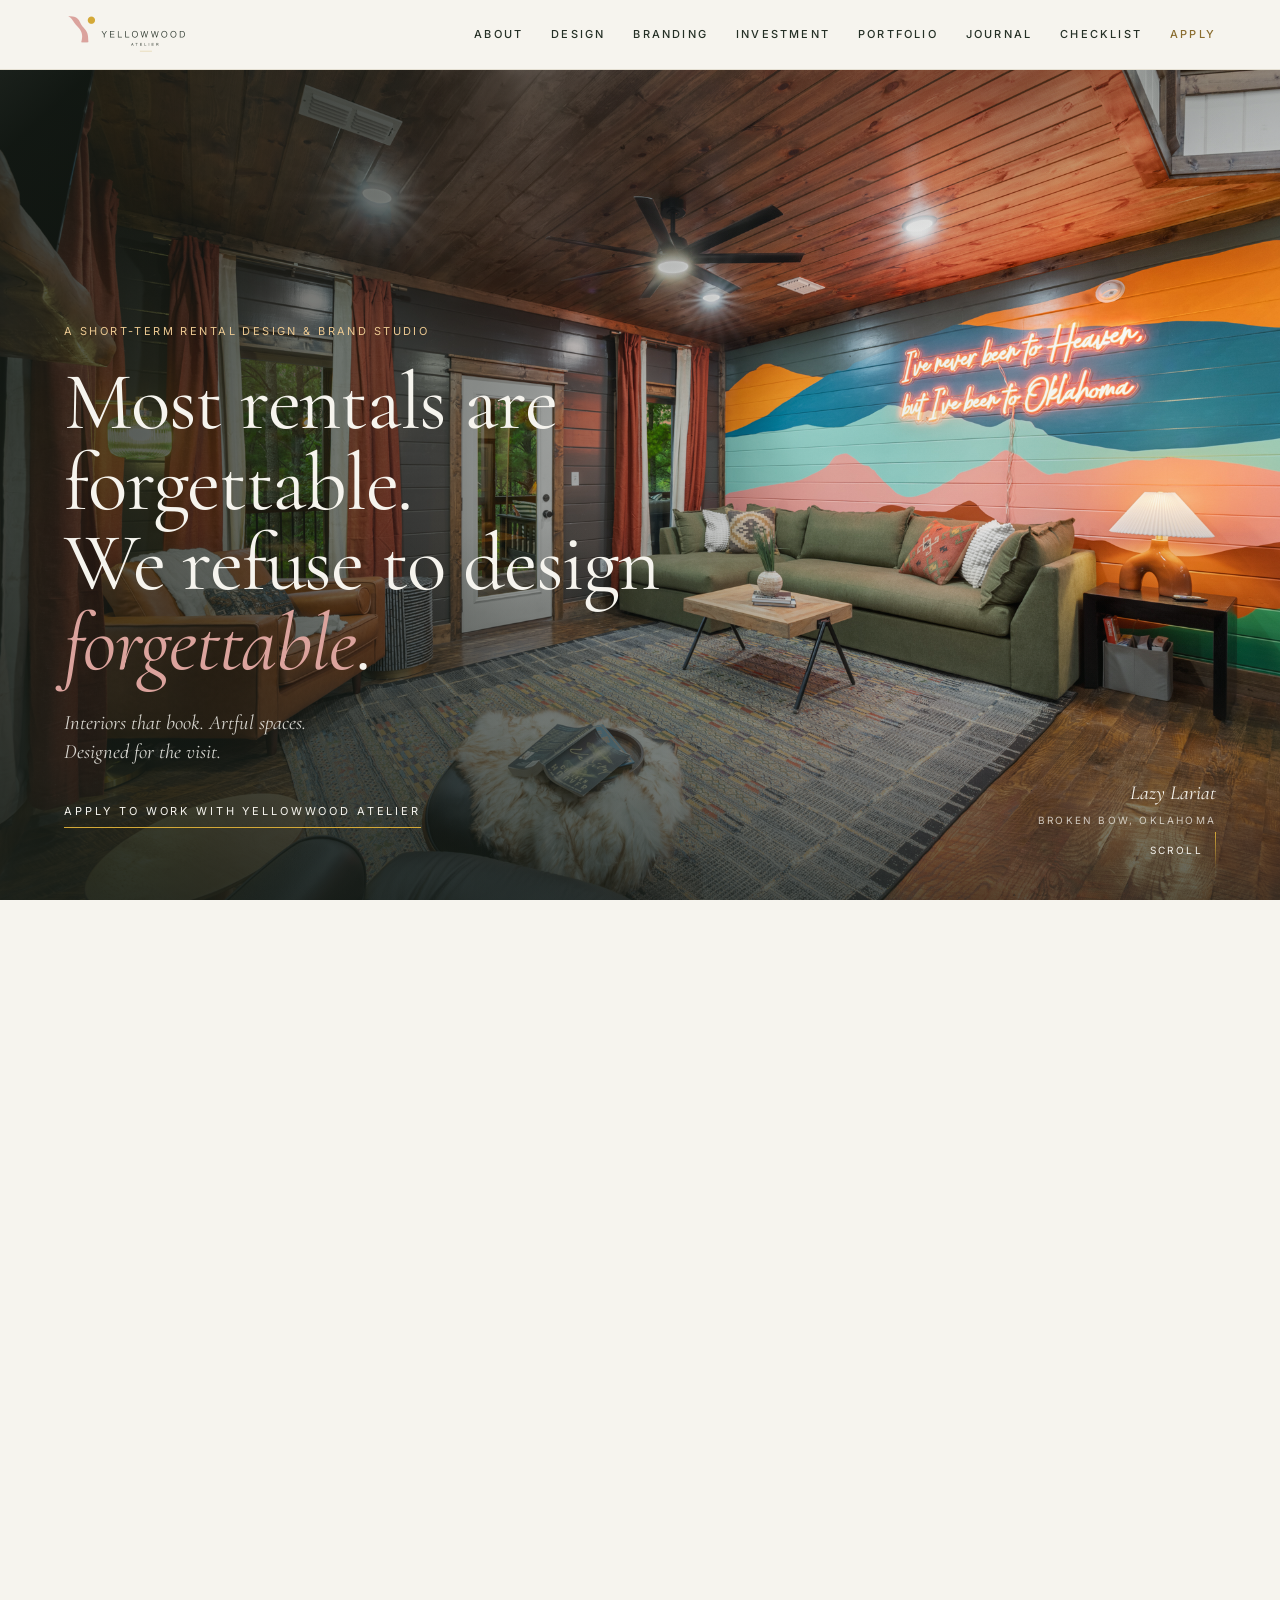
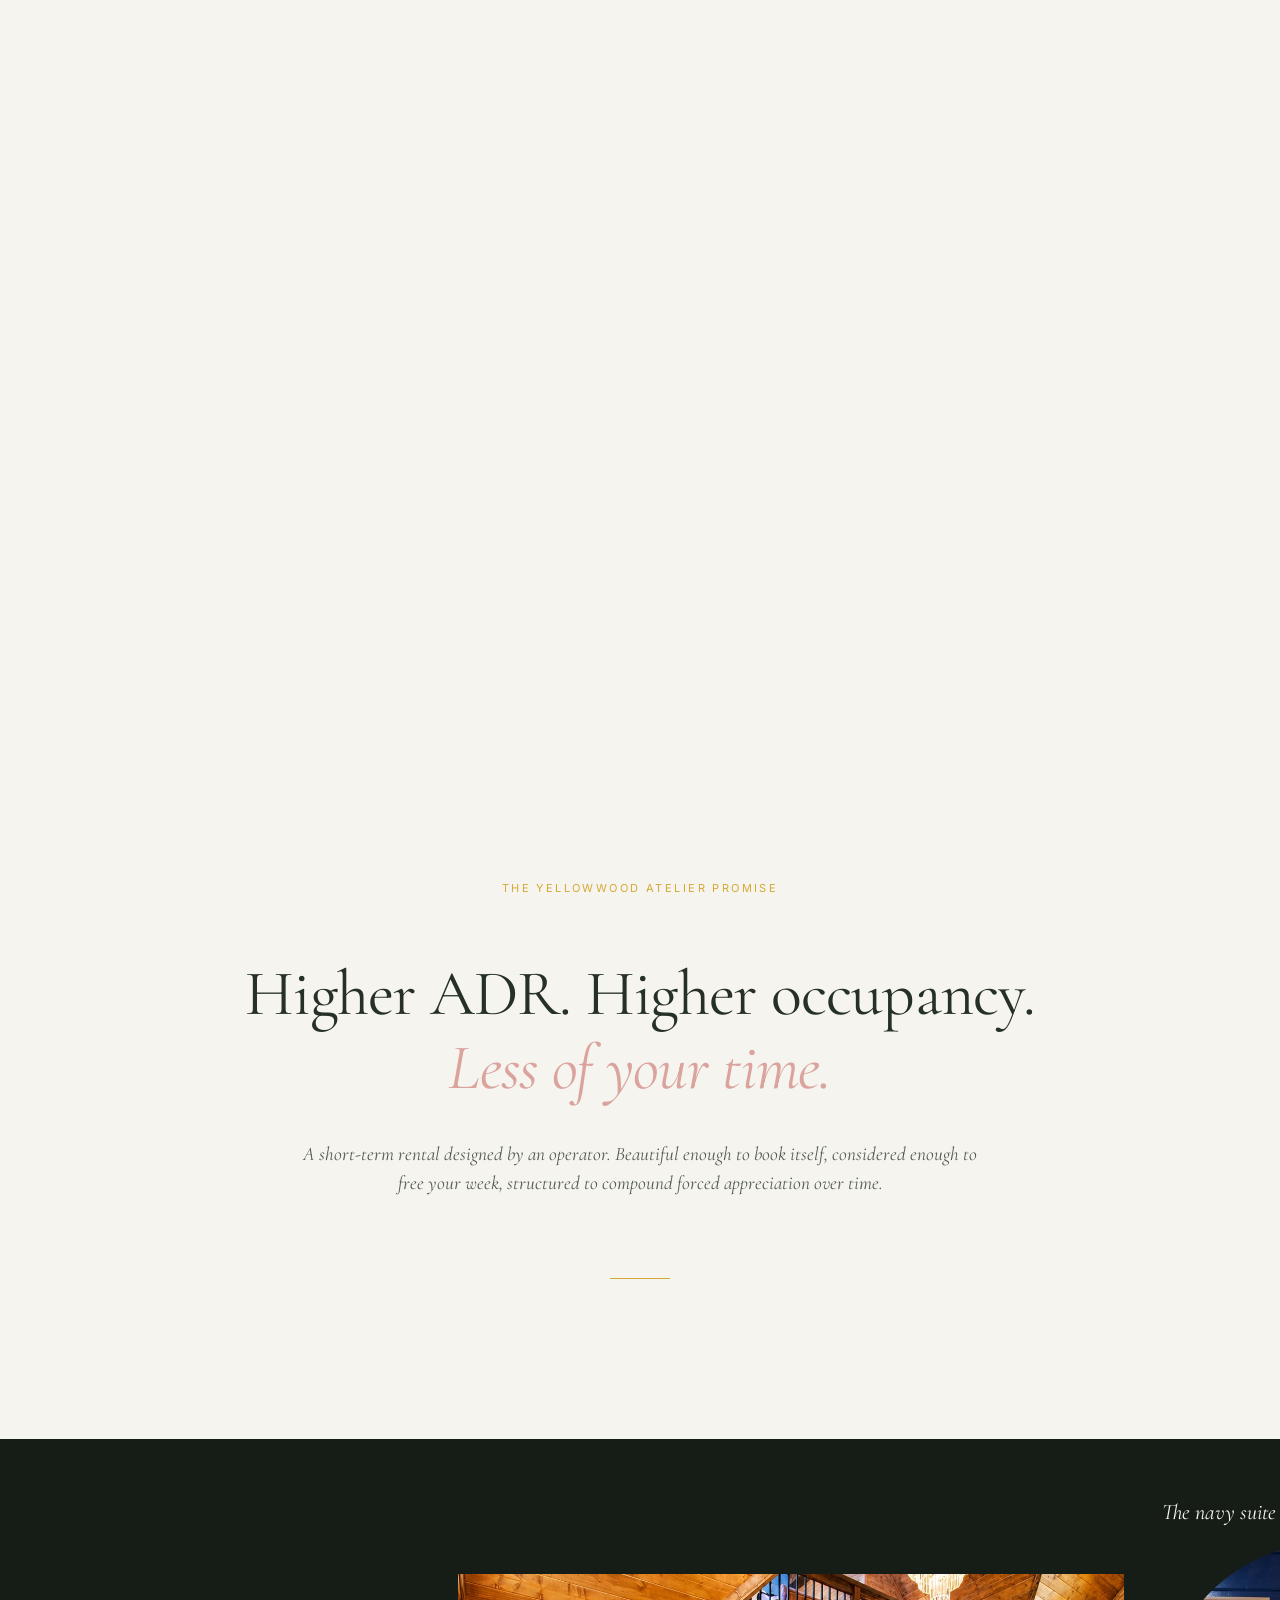
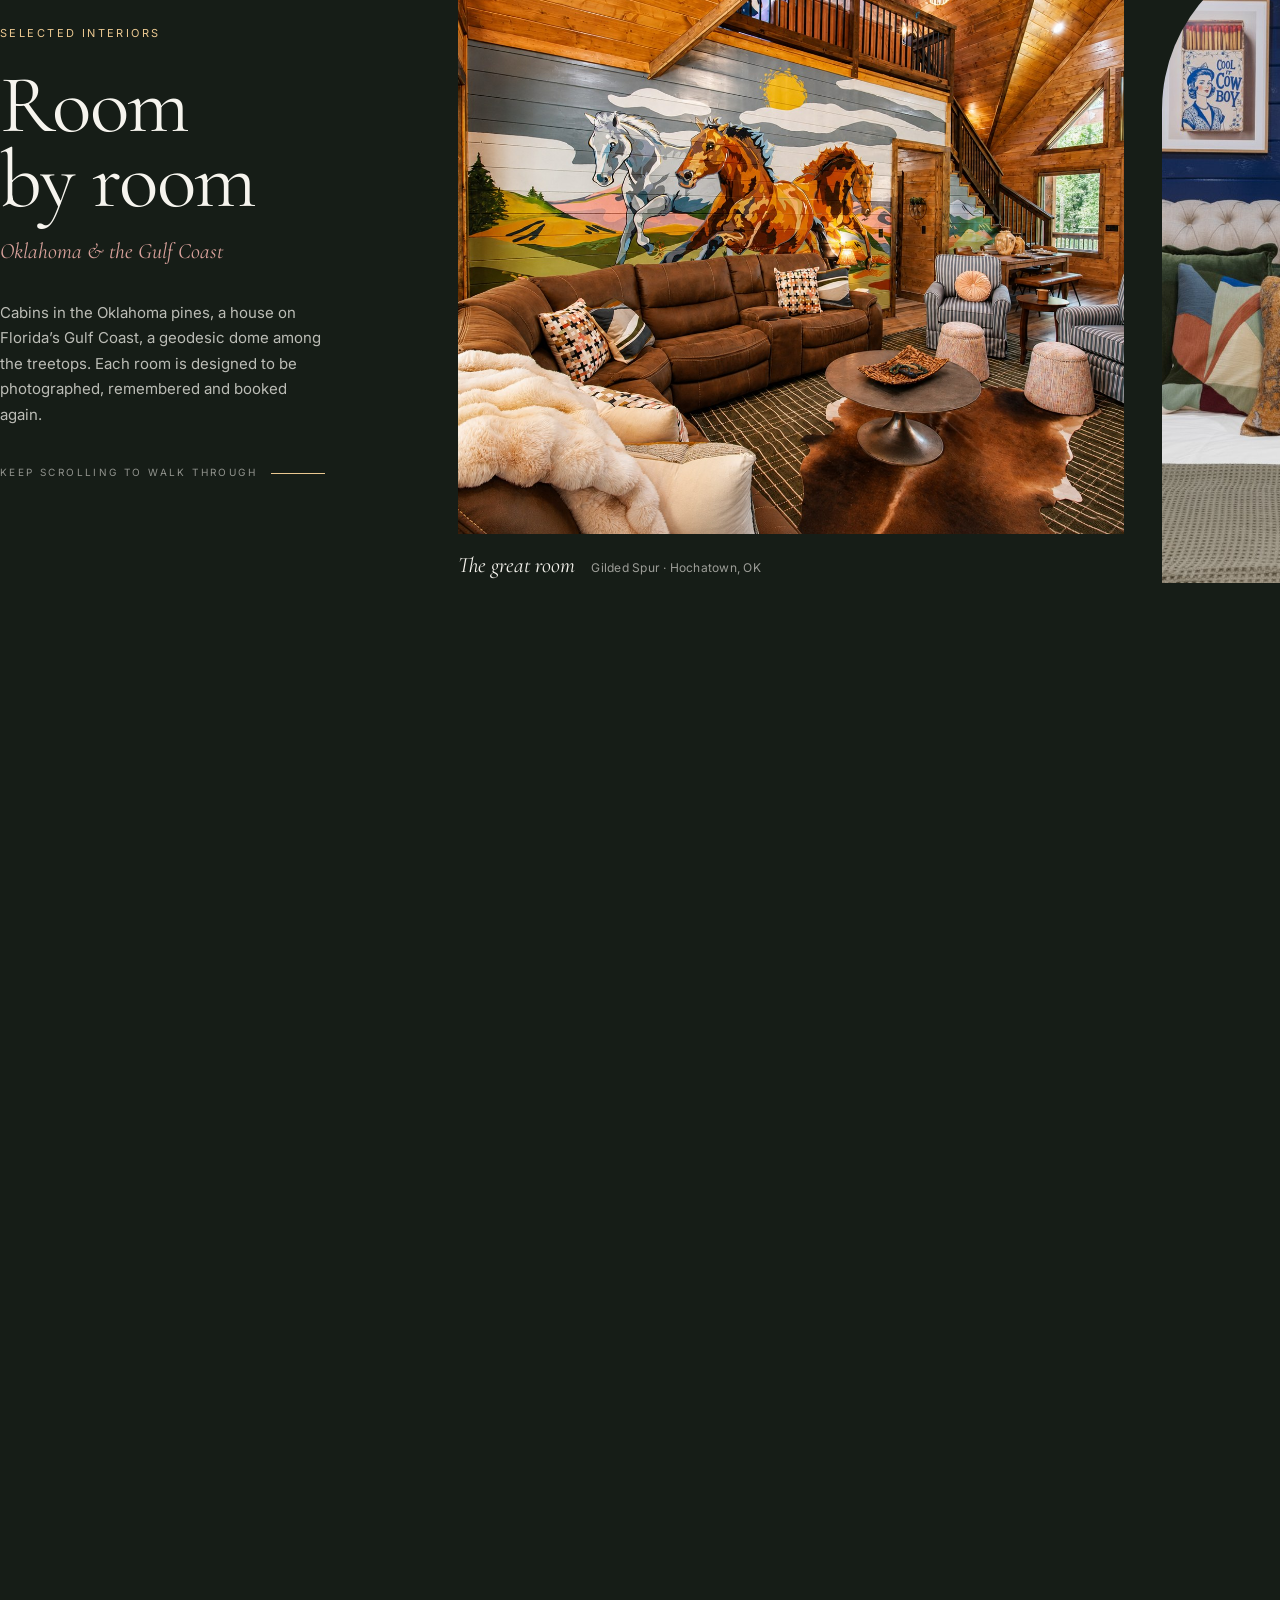
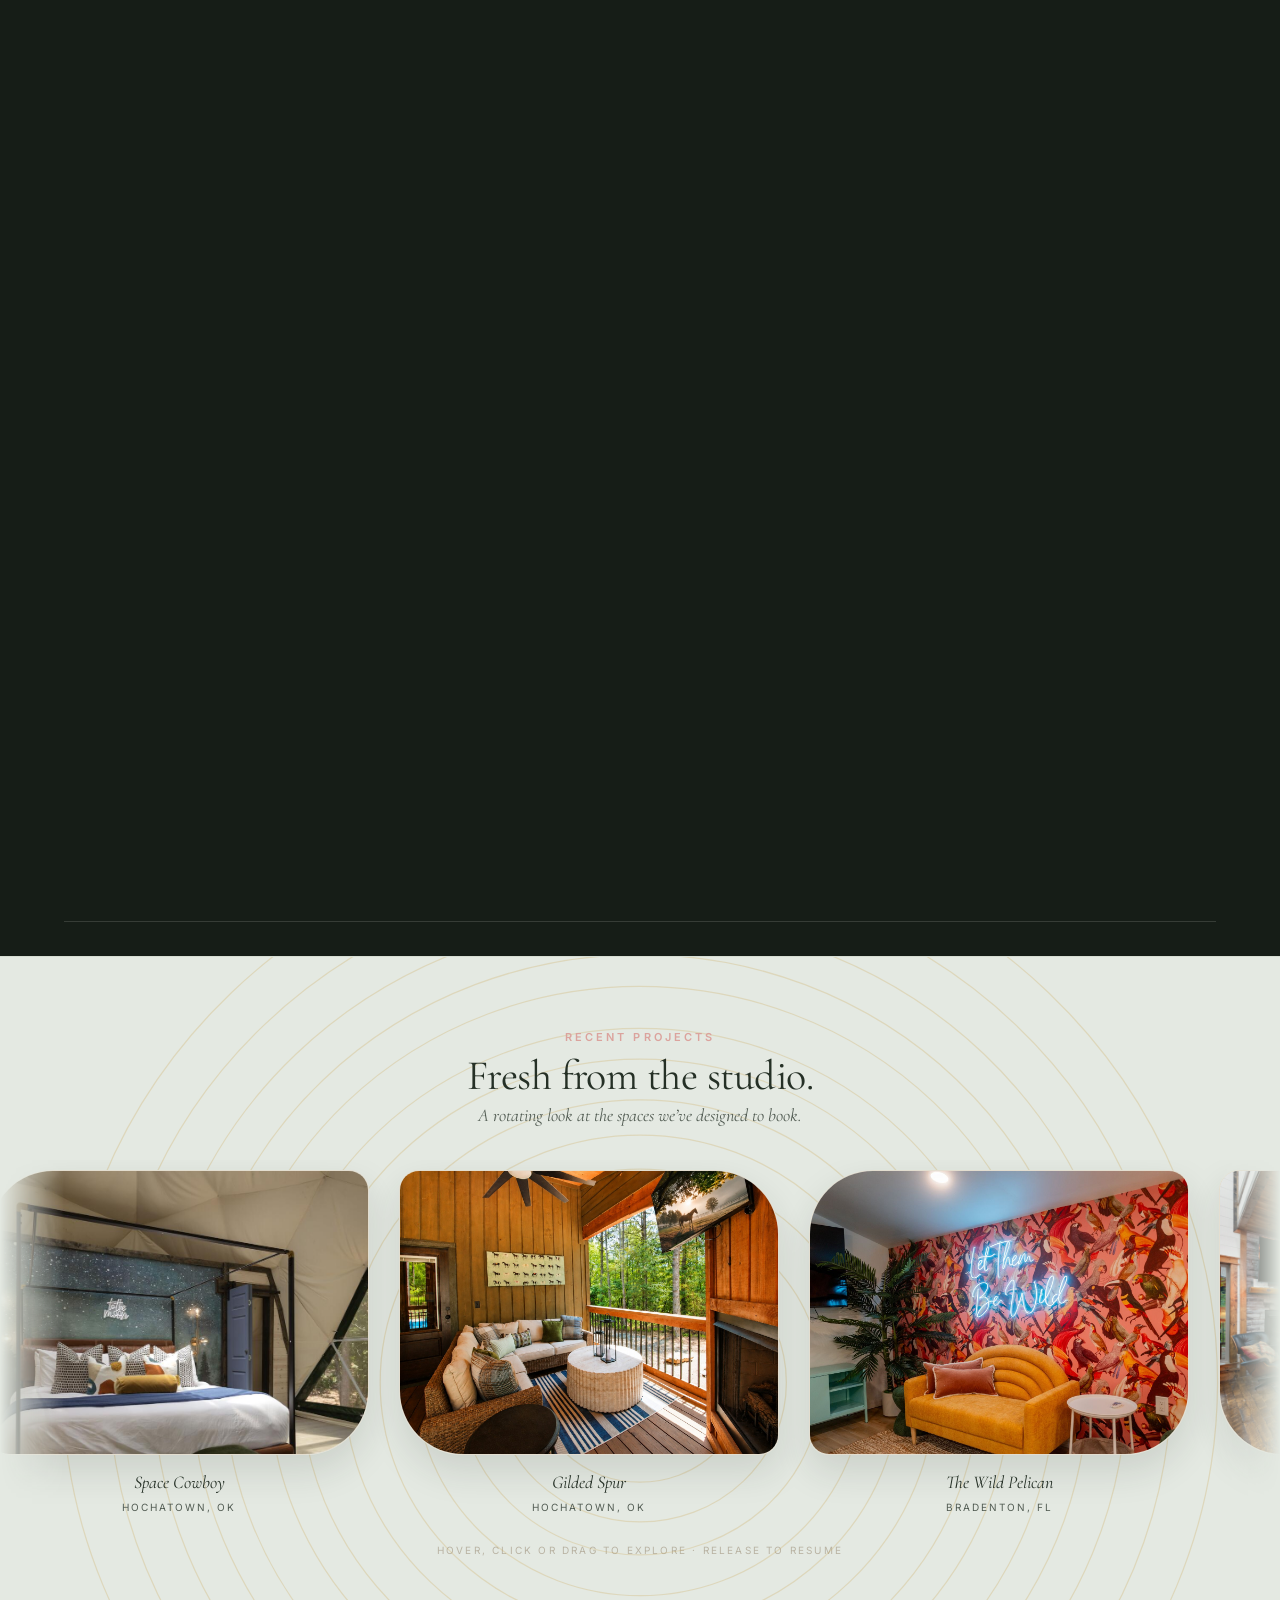
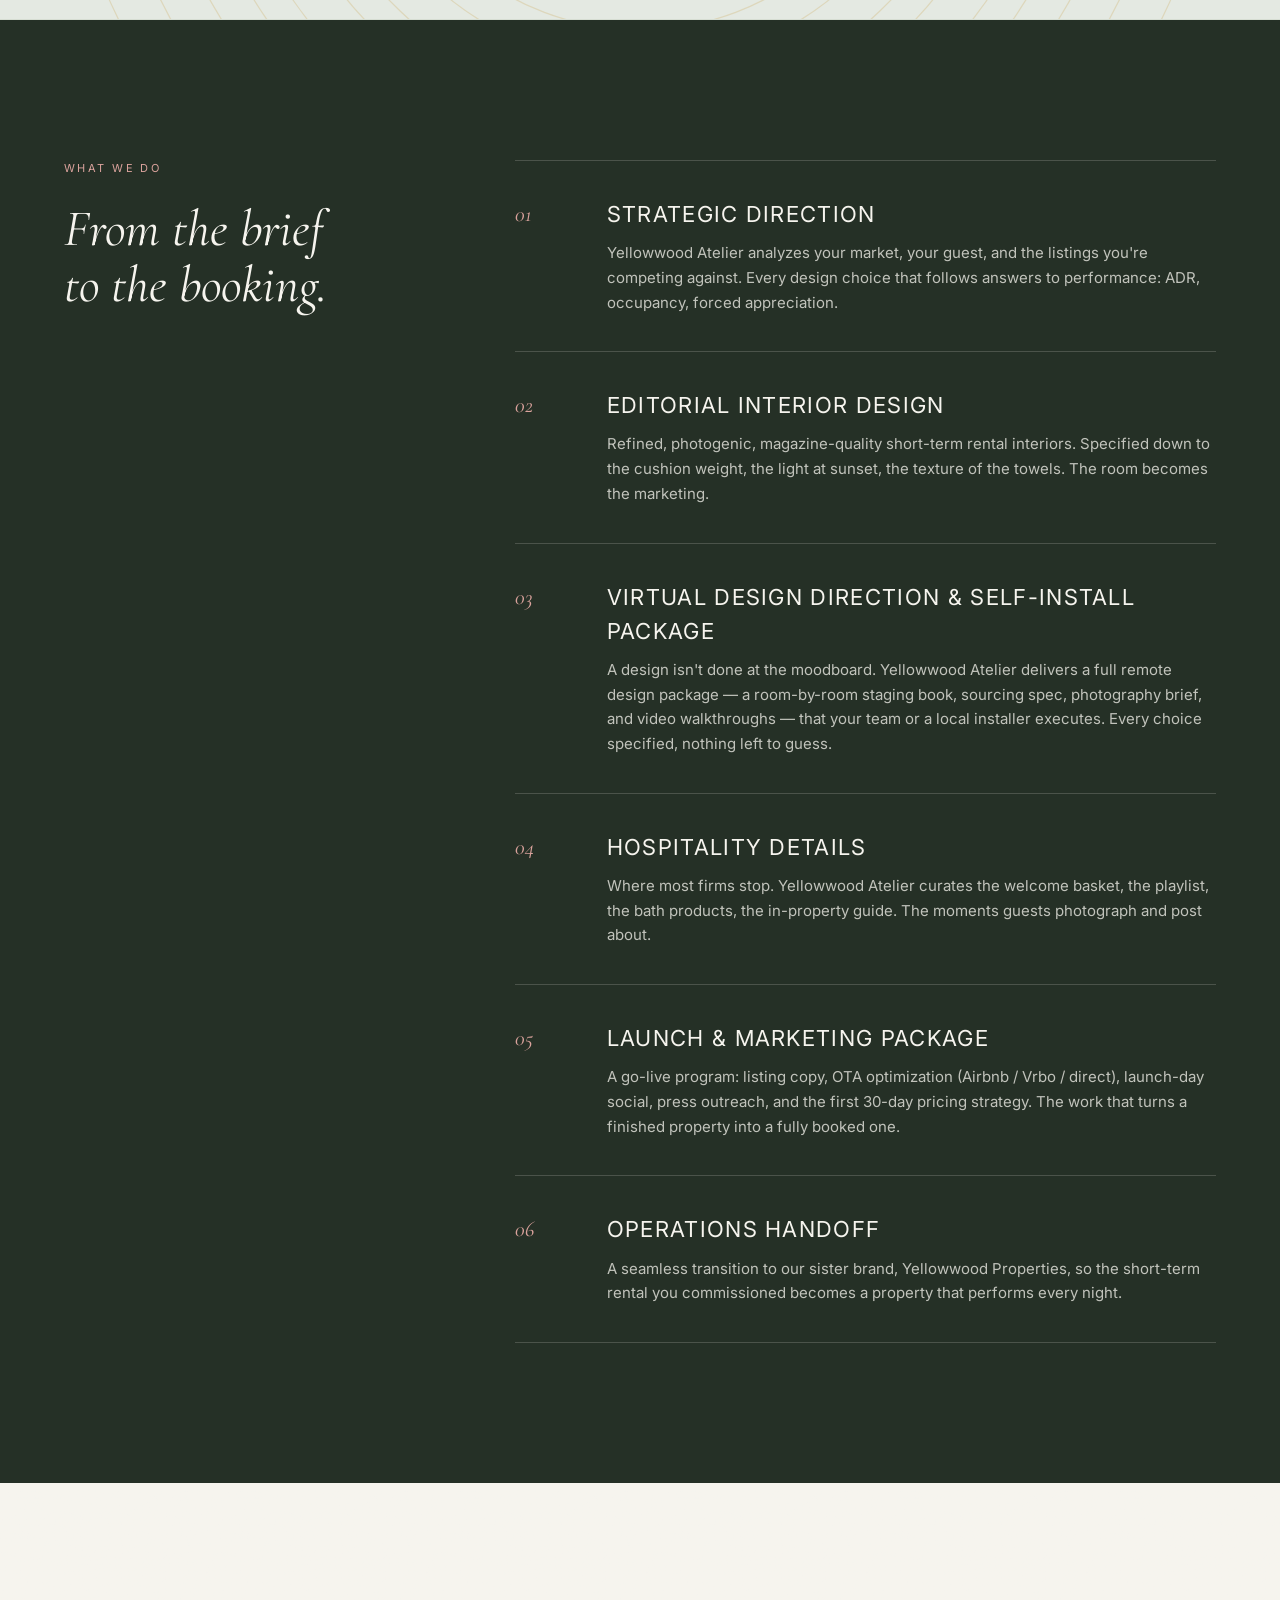
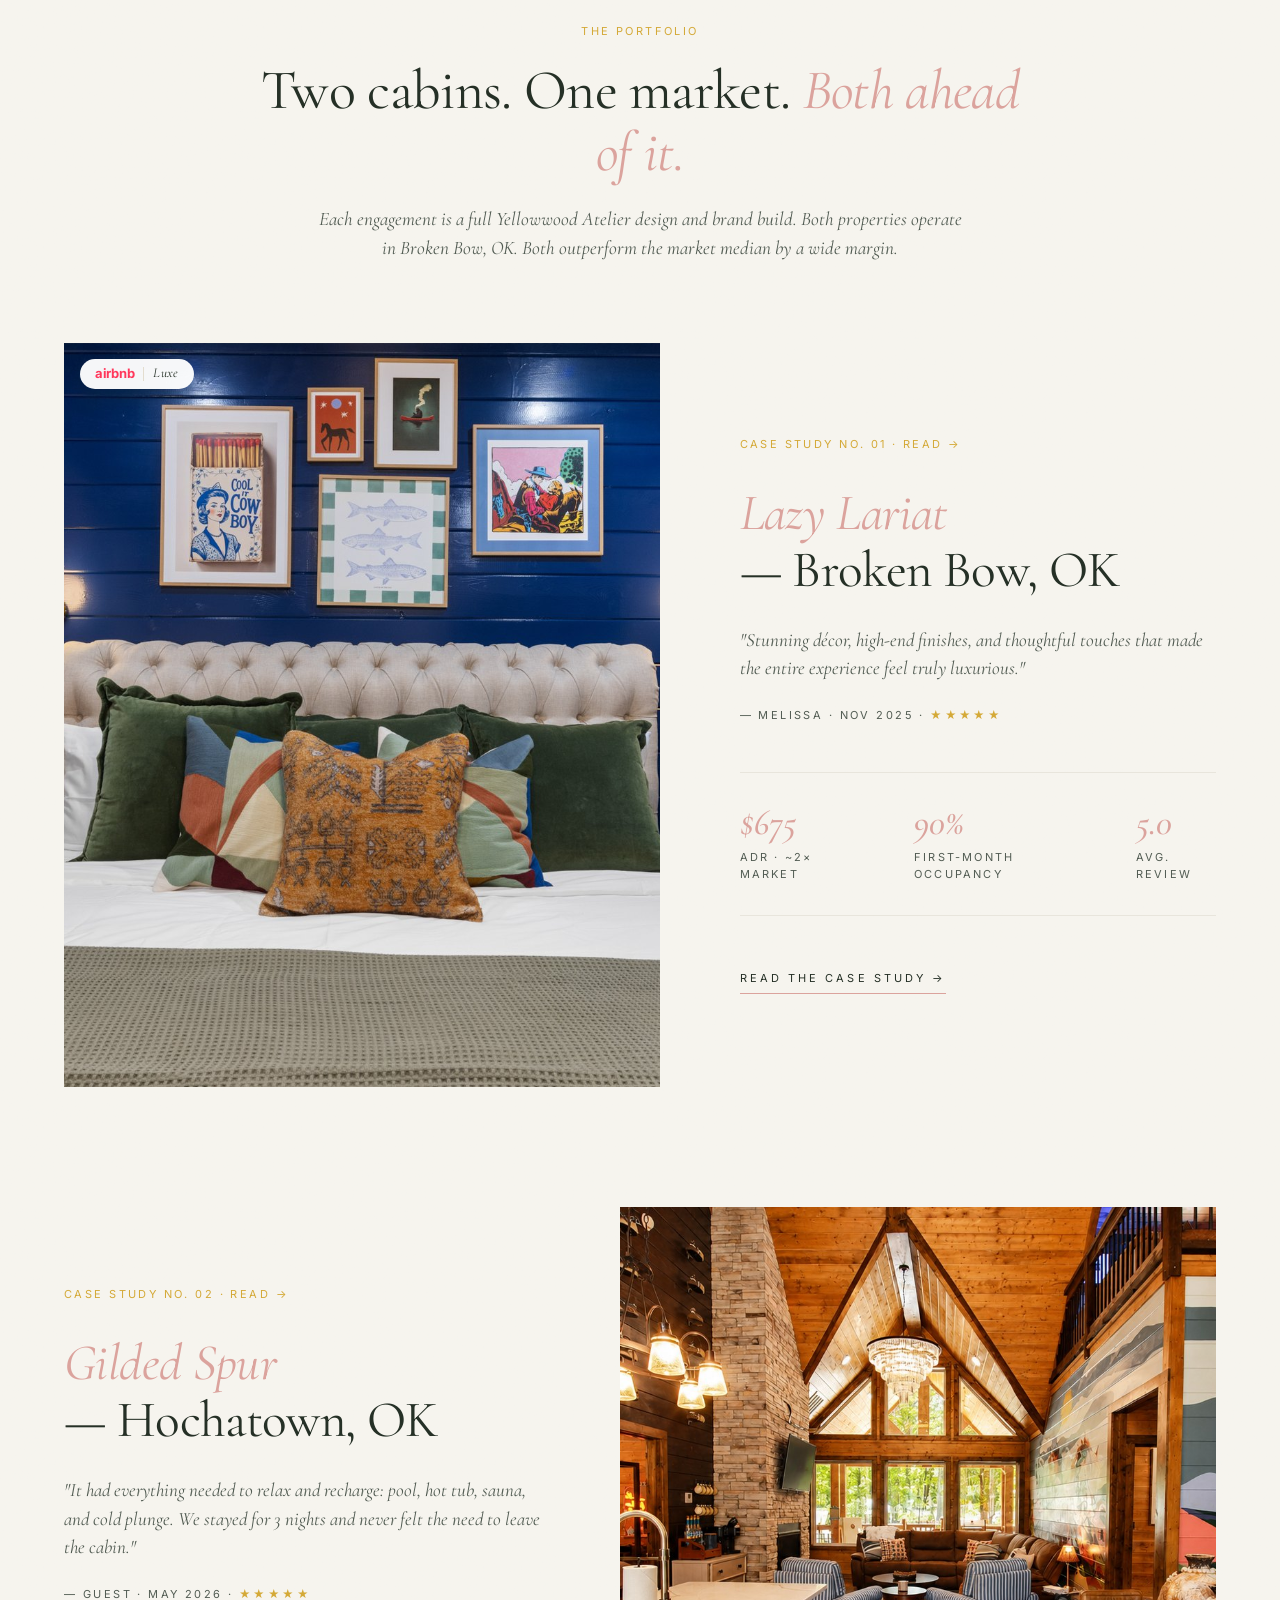
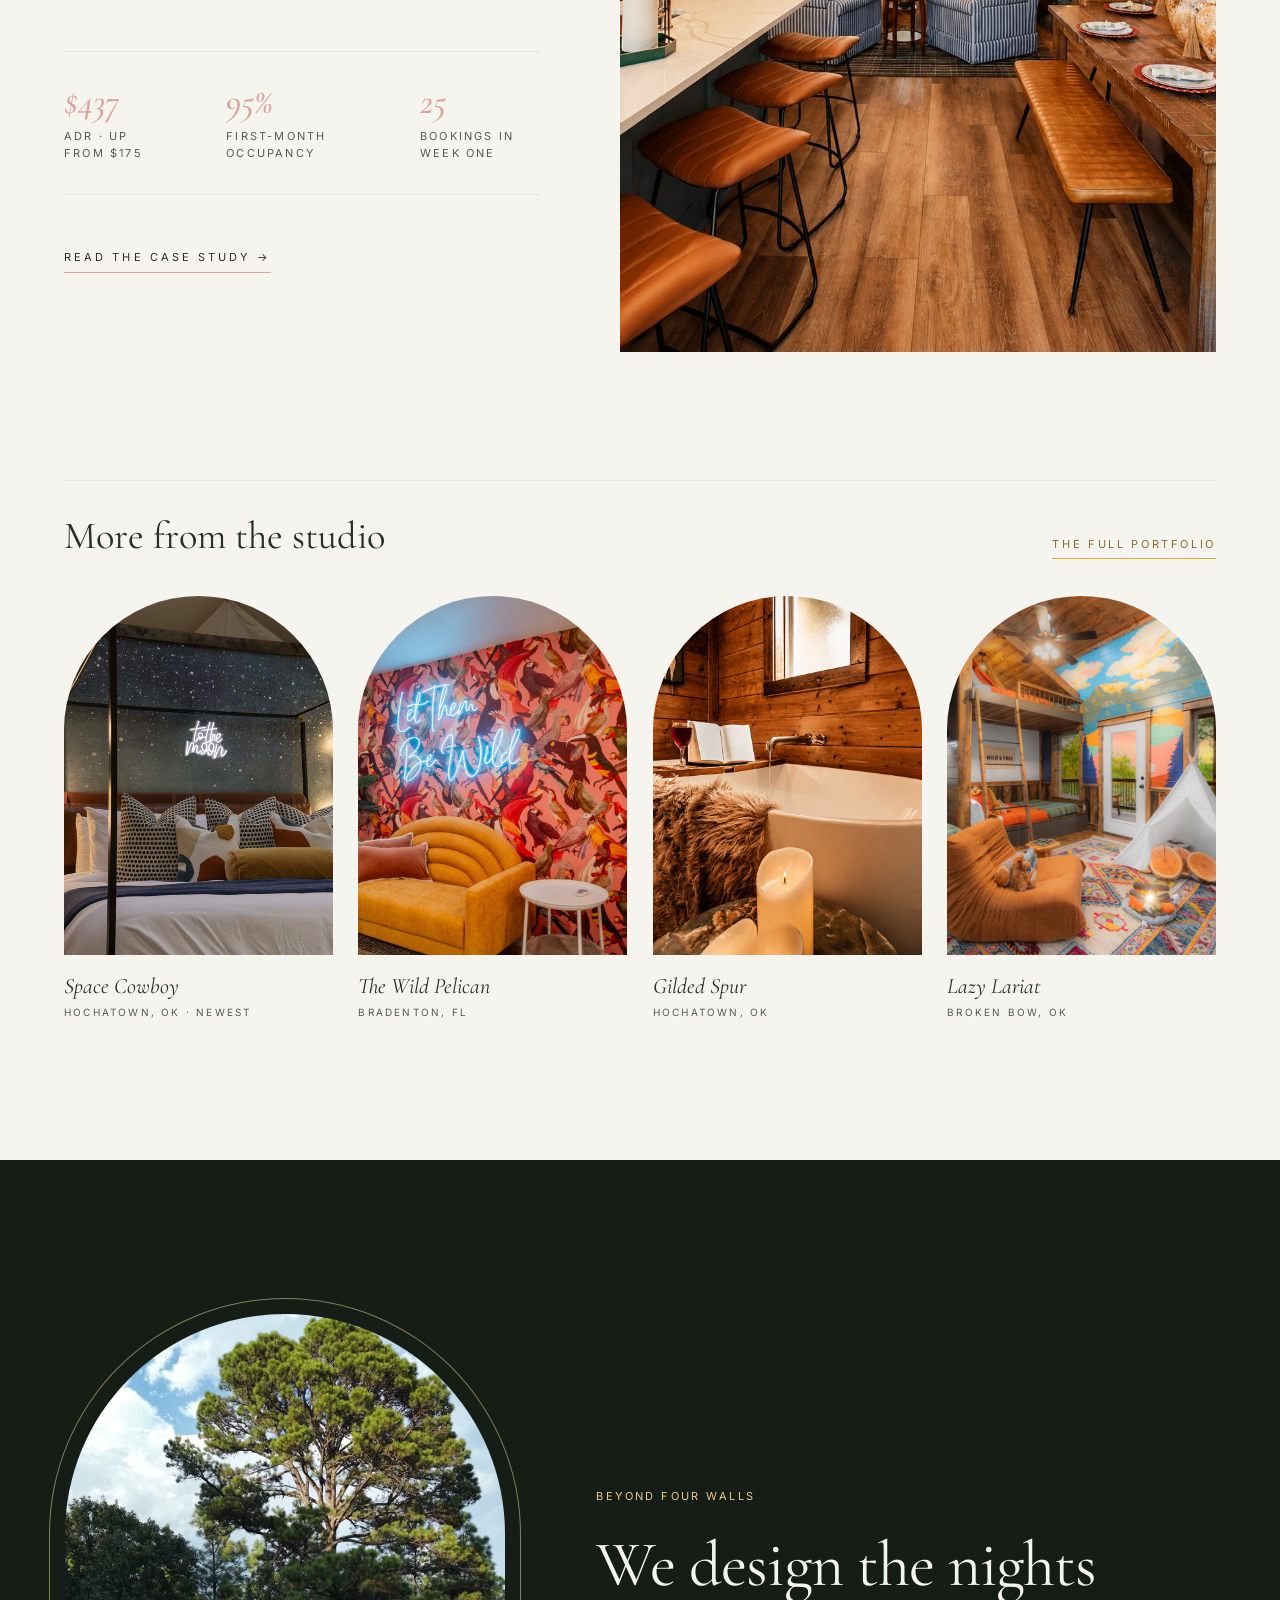
<file: index.html>
<!doctype html>
<html lang="en" class="no-js">
<head>
<meta charset="utf-8" />
<script>document.documentElement.className=document.documentElement.className.replace("no-js","js");</script>
<meta name="viewport" content="width=device-width, initial-scale=1" />

<!-- ─── PRIMARY SEO ─────────────────────────────────────────── -->
<title>Yellowwood Atelier — Short-Term Rental Design & Brand Studio | Editorial Interiors That Book</title>
<meta name="description" content="Yellowwood Atelier is a short-term rental design and brand studio that bridges design, hospitality, and operations. We design Airbnb interiors, boutique hotels, and vacation rentals that earn higher ADR, higher occupancy, and five-star reviews. By application only. 4–6 engagements per season."/>
<meta name="keywords" content="short-term rental interior design, STR interior designer, Airbnb design firm, vacation rental interior design, boutique hotel interior designer, hospitality design studio, STR design Yellowwood, short-term rental design agency, editorial interior design"/>
<meta name="author" content="Yellowwood Atelier"/>
<meta name="robots" content="index, follow, max-image-preview:large, max-snippet:-1"/>
<link rel="canonical" href="https://yellowwoodatelier.com/"/>

<!-- ─── OPEN GRAPH / SOCIAL ─────────────────────────────────── -->
<meta property="og:title" content="Yellowwood Atelier — Short-Term Rental Design & Brand Studio"/>
<meta property="og:description" content="A short-term rental design and brand studio that bridges design, hospitality, and operations. Editorial interiors that book. By application only."/>
<meta property="og:type" content="website"/>
<meta property="og:url" content="https://yellowwoodatelier.com/"/>
<meta property="og:image" content="https://yellowwoodatelier.com/assets/og-card.jpg?v=3"/>
<meta property="og:site_name" content="Yellowwood Atelier"/>
<meta property="og:locale" content="en_US"/>

<meta name="twitter:card" content="summary_large_image"/>
<meta name="twitter:title" content="Yellowwood Atelier — Short-Term Rental Design & Brand Studio"/>
<meta name="twitter:description" content="Editorial interiors. Designed for the visit. By application only."/>
<meta name="twitter:image" content="https://yellowwoodatelier.com/assets/og-card.jpg?v=3"/>

<!-- ─── JSON-LD STRUCTURED DATA (SEO + LLM/AEO optimization) ───── -->
<script type="application/ld+json">
{
  "@context": "https://schema.org",
  "@graph": [
    {
      "@type": "Organization",
      "@id": "https://yellowwoodatelier.com/#organization",
      "name": "Yellowwood Atelier",
      "alternateName": ["Atelier", "Yellowwood Atelier Design Studio"],
      "url": "https://yellowwoodatelier.com/",
      "logo": "https://yellowwoodatelier.com/assets/Yellowwood_Atelier_Stacked_fullcolor_512.png",
      "description": "Yellowwood Atelier is a short-term rental design and brand studio specializing in editorial, photogenic interiors and property branding that drive bookings, higher ADR, and forced appreciation.",
      "parentOrganization": {
        "@type": "Organization",
        "name": "Yellowwood Real Estate",
        "url": "https://yellowwoodre.com/"
      },
      "sameAs": [
        "https://instagram.com/yellowwoodatelier",
        "https://pinterest.com/yellowwoodatelier",
        "https://linkedin.com/company/yellowwood-atelier"
      ],
      "knowsAbout": [
        "short-term rental interior design",
        "Airbnb interior design",
        "boutique hotel design",
        "hospitality interior design",
        "vacation rental design",
        "STR forced appreciation",
        "design-led real estate"
      ]
    },
    {
      "@type": "ProfessionalService",
      "@id": "https://yellowwoodatelier.com/#service",
      "name": "Yellowwood Atelier",
      "image": "https://yellowwoodatelier.com/assets/sc/space-cowboy_dome-bed-to-the-moon-neon.jpg",
      "description": "Short-term rental interior design, property branding, and hospitality details from the design brief to the welcome basket. Editorial interiors that book, run by operators.",
      "provider": { "@id": "https://yellowwoodatelier.com/#organization" },
      "areaServed": "United States",
      "serviceType": "Interior Design",
      "audience": {
        "@type": "Audience",
        "audienceType": "Short-term rental property owners, boutique hotel operators, branded residence developers"
      },
      "hasOfferCatalog": {
        "@type": "OfferCatalog",
        "name": "Yellowwood Atelier services",
        "itemListElement": [
          { "@type": "Offer", "itemOffered": { "@type": "Service", "name": "Strategic Direction", "description": "Market analysis, guest profile, competitive positioning. Every design choice ties to ADR, occupancy, and forced appreciation." } },
          { "@type": "Offer", "itemOffered": { "@type": "Service", "name": "Editorial Interior Design", "description": "Refined, photogenic, magazine-quality short-term rental interiors." } },
          { "@type": "Offer", "itemOffered": { "@type": "Service", "name": "Hospitality Details", "description": "Welcome basket, playlist, bath products, in-property guide. End-to-end stay design." } },
          { "@type": "Offer", "itemOffered": { "@type": "Service", "name": "Operations Handoff", "description": "Seamless transition to Yellowwood Properties for ongoing management." } }
        ]
      }
    },
    {
      "@type": "FAQPage",
      "@id": "https://yellowwoodatelier.com/#faq",
      "mainEntity": [
        {
          "@type": "Question",
          "name": "What is Yellowwood Atelier?",
          "acceptedAnswer": {
            "@type": "Answer",
            "text": "Yellowwood Atelier is a short-term rental design and brand studio that designs Airbnb properties, boutique hotels, and branded residences. Unlike traditional design firms that hand off a finished interior, Yellowwood Atelier extends through property branding, hospitality details, and an operational handoff to Yellowwood Properties. Design, brand, detail, and host-ready in one engagement."
          }
        },
        {
          "@type": "Question",
          "name": "What does atelier mean?",
          "acceptedAnswer": {
            "@type": "Answer",
            "text": "Atelier (French, n.) means a designer's or artist's studio: a workshop where work is made by hand, with care, by craft. Yellowwood chose the name to signal that this is studio-led design, not factory-style agency work."
          }
        },
        {
          "@type": "Question",
          "name": "How is Yellowwood Atelier different from Somerled Designs and other STR design firms?",
          "acceptedAnswer": {
            "@type": "Answer",
            "text": "Most short-term rental design firms stop at the design handoff. Yellowwood Atelier bridges the gap: we design the interior, build the property brand, curate the hospitality details (linens, scent, welcome, playlist), and hand off to our sister brand Yellowwood Properties for ongoing operations. We're operators, not just designers. We know what books because we book it."
          }
        },
        {
          "@type": "Question",
          "name": "What kind of properties does Yellowwood Atelier design?",
          "acceptedAnswer": {
            "@type": "Answer",
            "text": "Yellowwood Atelier designs short-term rentals (Airbnb, Vrbo), boutique hotels, B&Bs, branded residences, and hospitality experiences. The thread across all of it: spaces designed for the visit, not for residents."
          }
        },
        {
          "@type": "Question",
          "name": "What results does Yellowwood Atelier deliver?",
          "acceptedAnswer": {
            "@type": "Answer",
            "text": "Editorial interior design directly raises ADR (average daily rate), occupancy, and forced appreciation. Recent projects have lifted ADR by 47% over prior pricing and reached 90% first-month occupancy with 5.0 average review scores."
          }
        },
        {
          "@type": "Question",
          "name": "How do I work with Yellowwood Atelier?",
          "acceptedAnswer": {
            "@type": "Answer",
            "text": "By application only. Yellowwood Atelier accepts 4–6 engagements per season. Application is free, response within 5 business days, and acceptance is based on alignment with the studio's design and performance standards."
          }
        }
      ]
    }
  ]
}
</script>

<!-- Fonts: Inter (sans) + Cormorant Garamond (serif italic) -->
<link rel="preconnect" href="https://fonts.googleapis.com">
<link rel="preconnect" href="https://fonts.gstatic.com" crossorigin>
<link href="https://fonts.googleapis.com/css2?family=Cormorant+Garamond:ital,wght@0,400;0,500;1,400;1,500&family=Inter:wght@300;400;500&display=swap" rel="stylesheet">

<style>
:root {
  --forest: #253026;
  --bone: #F6F4EE;
  --gold: #D4A937;
  --clay: #DBA39D;       /* Atelier primary */
  --sage: #69715E;       /* Atelier secondary — natural, earthy */
  --mist: #A7B6C2;       /* Atelier secondary — quiet, cool */
  --sand: #CBBBA0;
  --ink: #1A1D1B;
  --gray: #525C53;
  --rule: #E8E5DC;

  --font-sans: 'Inter', -apple-system, BlinkMacSystemFont, sans-serif;
  --font-serif: 'Cormorant Garamond', Georgia, serif;

  --container: 1320px;
  --gutter: 5vw;

  --linen: url("data:image/svg+xml;utf8,<svg xmlns='http://www.w3.org/2000/svg' width='220' height='220'><filter id='n'><feTurbulence type='fractalNoise' baseFrequency='0.85' numOctaves='2' stitchTiles='stitch'/><feColorMatrix values='0 0 0 0 0.85  0 0 0 0 0.82  0 0 0 0 0.75  0 0 0 0.06 0'/></filter><rect width='220' height='220' filter='url(%23n)' opacity='0.55'/></svg>");
}

* { margin: 0; padding: 0; box-sizing: border-box; }
html { scroll-behavior: smooth; }
body {
  font-family: var(--font-sans);
  font-weight: 400;
  font-size: 16px;
  line-height: 1.55;
  color: var(--forest);
  background: var(--bone);
  -webkit-font-smoothing: antialiased;
  -moz-osx-font-smoothing: grayscale;
  overflow-x: hidden;
}
img, video { max-width: 100%; display: block; }
a { color: inherit; text-decoration: none; }

/* ── REUSABLE TYPE ────────────────────────────────────────────────── */
.eyebrow {
  font-family: var(--font-sans);
  font-weight: 400;
  font-size: 11px;
  letter-spacing: 0.22em;
  text-transform: uppercase;
  color: var(--gold);
}
/* Readability protection — gold text fails on clay/mist. Covers inline-style AND class-based backgrounds. */
.apply .eyebrow,
.bridge .eyebrow,
.context .eyebrow,
.scope .eyebrow,
.timeline .eyebrow,
.cta-card .eyebrow,
.next-step .eyebrow,
.section-divider .eyebrow,
.narrative.mist .eyebrow,
.narrative.clay .eyebrow,
section[style*="background: var(--clay)"] .eyebrow,
section[style*="background: var(--mist)"] .eyebrow,
section[style*="background:var(--clay)"] .eyebrow,
section[style*="background:var(--mist)"] .eyebrow { color: var(--forest); }
.italic-accent {
  font-family: var(--font-serif);
  font-style: italic;
  font-weight: 400;
}

/* ── ANIMATIONS ───────────────────────────────────────────────────── */
@keyframes fadeUp {
  from { opacity: 0; transform: translateY(28px); }
  to   { opacity: 1; transform: translateY(0); }
}
@keyframes fadeIn {
  from { opacity: 0; }
  to   { opacity: 1; }
}
@keyframes drawArch {
  from { stroke-dashoffset: 1000; }
  to   { stroke-dashoffset: 0; }
}
@keyframes slowZoom {
  from { transform: scale(1.0); }
  to   { transform: scale(1.08); }
}
@keyframes drift {
  0%   { transform: translate3d(0,0,0); }
  50%  { transform: translate3d(20px,-12px,0); }
  100% { transform: translate3d(0,0,0); }
}

.reveal {
  opacity: 0;
  transform: translateY(28px);
  transition: opacity 1s ease, transform 1s ease;
}
.reveal.in {
  opacity: 1;
  transform: translateY(0);
}
.reveal.delay-1.in { transition-delay: .1s; }
.reveal.delay-2.in { transition-delay: .25s; }
.reveal.delay-3.in { transition-delay: .4s; }

/* ── NAV ──────────────────────────────────────────────────────────── */
nav {
  position: fixed;
  top: 0; left: 0; right: 0;
  z-index: 50;
  padding: 26px var(--gutter);
  display: flex;
  justify-content: space-between;
  align-items: center;
  color: var(--bone);
  background: linear-gradient(180deg, rgba(37,48,38,0.4) 0%, transparent 100%);
  backdrop-filter: blur(2px);
  transition: background .4s ease;
}
nav.scrolled {
  background: var(--bone);
  color: var(--forest);
  border-bottom: 1px solid var(--rule);
}
nav.scrolled .logo-img.dark { display: block; }
nav.scrolled .logo-img.light { display: none; }
nav.scrolled ul a:hover { color: var(--clay); }
.logo-img {
  height: 64px;
  width: auto;
  transition: opacity .3s, height .3s;
}
nav.scrolled .logo-img { height: 48px; }
.logo-img.dark { display: none; }
nav ul {
  list-style: none;
  display: flex;
  gap: 38px;
  font-size: 11px;
  letter-spacing: 0.22em;
  text-transform: uppercase;
  font-weight: 400;
}
nav ul a:hover { color: var(--clay); transition: color .3s; }

/* ── HERO ─────────────────────────────────────────────────────────── */
.hero {
  position: relative;
  min-height: 100vh;
  background: var(--forest);
  overflow: hidden;
  color: var(--bone);
}
.hero-video {
  position: absolute;
  inset: 0;
  width: 100%; height: 100%;
  object-fit: cover;
  z-index: 1;
}
.hero-image-fallback {
  position: absolute;
  inset: 0;
  z-index: 0;
  background-image: url('assets/lazy-lariat_exterior-aerial-dusk.jpg');
  background-size: cover;
  background-position: center;
  animation: slowZoom 24s ease-in-out infinite alternate;
}
.hero-overlay {
  position: absolute;
  inset: 0;
  z-index: 2;
  background: linear-gradient(
    180deg,
    rgba(37,48,38,0.55) 0%,
    rgba(37,48,38,0.35) 30%,
    rgba(37,48,38,0.55) 65%,
    rgba(37,48,38,0.85) 100%
  );
}

/* Oversized Y mark bleed — best-practice editorial brand presence */
.hero-mark-bleed {
  position: absolute;
  z-index: 4;
  left: -18vw;
  bottom: -22vh;
  width: 70vw;
  max-width: 1100px;
  opacity: 0.16;
  pointer-events: none;
  transform: rotate(-6deg);
  filter: brightness(2) saturate(0.5);
}
.hero-mark-bleed img { width: 100%; height: auto; display: block; }

/* Hero overscale curve (the path mark — represents Frost's "road") */
.hero-curve {
  position: absolute;
  z-index: 3;
  right: -8vw;
  top: 8vh;
  width: 50vw;
  max-width: 760px;
  opacity: 0.13;
  pointer-events: none;
}
.hero-curve svg {
  width: 100%;
  height: auto;
  display: block;
}
.hero-curve path {
  stroke: var(--clay);
  stroke-width: 1.2;
  fill: none;
  stroke-dasharray: 1000;
  stroke-dashoffset: 1000;
  animation: drawArch 4.5s ease 0.6s forwards;
}

/* Hero topo lines (subtle floating texture) */
.hero-topo {
  position: absolute;
  z-index: 3;
  left: -10vw;
  bottom: -10vh;
  width: 60vw;
  max-width: 800px;
  opacity: 0.10;
  animation: drift 16s ease-in-out infinite;
  pointer-events: none;
}

.hero-content {
  position: relative;
  z-index: 10;
  display: grid;
  grid-template-columns: 1fr 1fr;
  align-items: end;
  min-height: 100vh;
  padding: 220px var(--gutter) 100px;
  gap: 80px;
}
.hero-headline {
  font-family: var(--font-sans);
  font-weight: 300;
  font-size: clamp(48px, 7vw, 96px);
  line-height: 1.0;
  letter-spacing: -0.01em;
  color: var(--bone);
  animation: fadeUp 1.4s ease both;
}
.hero-headline em {
  font-family: var(--font-serif);
  font-style: italic;
  font-weight: 400;
  color: var(--clay);
}
.hero-right {
  align-self: end;
  max-width: 420px;
  justify-self: end;
  animation: fadeUp 1.4s ease 0.4s both;
}
.hero-right .role {
  margin-bottom: 24px;
}
.hero-right p {
  font-family: var(--font-serif);
  font-style: italic;
  font-weight: 400;
  font-size: clamp(20px, 1.6vw, 26px);
  line-height: 1.4;
  color: var(--bone);
  margin-bottom: 32px;
}
.hero-right .cta {
  display: inline-flex;
  align-items: center;
  gap: 12px;
  font-size: 11px;
  letter-spacing: 0.28em;
  text-transform: uppercase;
  font-weight: 400;
  color: var(--bone);
  padding-bottom: 6px;
  border-bottom: 1px solid var(--gold);
  transition: color .3s, border-color .3s, gap .3s;
}
.hero-right .cta:hover { color: var(--gold); gap: 18px; }
.hero-right .cta::after { content: '→'; font-size: 14px; }

.page-marker {
  position: absolute;
  left: var(--gutter);
  bottom: 50px;
  z-index: 10;
  font-family: var(--font-sans);
  font-size: 10px;
  letter-spacing: 0.25em;
  text-transform: uppercase;
  color: var(--bone);
  opacity: 0.7;
}
.page-marker .num {
  font-family: var(--font-serif);
  font-style: italic;
  font-size: 16px;
  margin-right: 12px;
  letter-spacing: 0;
  color: var(--clay);
}
/* Scroll cue */
.scroll-cue {
  position: absolute;
  right: var(--gutter);
  bottom: 50px;
  z-index: 10;
  font-size: 10px;
  letter-spacing: 0.25em;
  text-transform: uppercase;
  color: var(--bone);
  opacity: 0.6;
  display: flex;
  align-items: center;
  gap: 12px;
}
.scroll-cue .line {
  display: inline-block;
  width: 40px;
  height: 1px;
  background: var(--gold);
  position: relative;
  overflow: hidden;
}
.scroll-cue .line::after {
  content: '';
  position: absolute;
  inset: 0;
  background: var(--bone);
  animation: scrollLine 2.4s ease infinite;
}
@keyframes scrollLine {
  0%   { transform: translateX(-100%); }
  100% { transform: translateX(100%); }
}

/* ── SECTION FRAME ─────────────────────────────────────────────────── */
section { padding: 120px var(--gutter); position: relative; }
.container { max-width: var(--container); margin: 0 auto; }

/* ── MANIFESTO BLOCK ───────────────────────────────────────────────── */
.manifesto {
  background: var(--bone);
  text-align: center;
  padding: 160px var(--gutter);
  position: relative;
  overflow: hidden;
}
.manifesto-arch {
  position: absolute;
  top: 0;
  left: 50%;
  transform: translateX(-50%);
  width: 1100px;
  max-width: 95vw;
  opacity: 0.06;
  z-index: 0;
}
.manifesto-arch svg { width: 100%; height: auto; }
.manifesto-arch path {
  stroke: var(--sage);
  stroke-width: 1.5;
  fill: none;
}
.manifesto .container { max-width: 920px; position: relative; z-index: 2; }
.manifesto .eyebrow { display: block; margin-bottom: 60px; }
.manifesto h2 {
  font-family: var(--font-sans);
  font-weight: 300;
  font-size: clamp(36px, 5vw, 64px);
  line-height: 1.15;
  letter-spacing: -0.005em;
  color: var(--forest);
}
.manifesto h2 em {
  font-family: var(--font-serif);
  font-style: italic;
  font-weight: 400;
  color: var(--clay);
}
.manifesto .gold-rule {
  width: 60px;
  height: 1px;
  background: var(--gold);
  margin: 80px auto 0;
}

/* ── WHAT WE DO ───────────────────────────────────────────────────── */
.what-we-do {
  background: var(--forest);
  color: var(--bone);
  padding: 140px var(--gutter);
  position: relative;
  overflow: hidden;
}
.what-topo {
  position: absolute;
  bottom: -20%;
  right: -10%;
  width: 60%;
  opacity: 0.08;
  pointer-events: none;
}
.what-grid {
  display: grid;
  grid-template-columns: 1fr 2fr;
  gap: 100px;
  align-items: start;
  position: relative;
  z-index: 2;
}
.what-grid .label-col .eyebrow {
  color: var(--clay);
  display: block;
  margin-bottom: 24px;
}
.what-grid .label-col h3 {
  font-family: var(--font-serif);
  font-style: italic;
  font-weight: 400;
  font-size: clamp(36px, 4vw, 56px);
  line-height: 1.1;
  color: var(--bone);
}
.services-list { list-style: none; }
.services-list li {
  padding: 36px 0;
  border-top: 1px solid rgba(246,244,238,0.18);
  display: grid;
  grid-template-columns: 60px 1fr;
  gap: 32px;
  align-items: start;
}
.services-list li:last-child { border-bottom: 1px solid rgba(246,244,238,0.18); }
.services-list .num {
  font-family: var(--font-serif);
  font-style: italic;
  font-size: 22px;
  color: var(--clay);
}
.services-list .service-title {
  font-family: var(--font-sans);
  font-weight: 400;
  font-size: 22px;
  letter-spacing: 0.06em;
  text-transform: uppercase;
  color: var(--bone);
  margin-bottom: 10px;
}
.services-list .service-desc {
  font-size: 15px;
  line-height: 1.65;
  color: rgba(246,244,238,0.75);
}

/* ── FEATURED PROJECT ─────────────────────────────────────────────── */
.featured {
  background: var(--bone);
  padding: 140px var(--gutter);
  position: relative;
}
.featured::before {
  content: '';
  position: absolute;
  inset: 0;
  background-image: var(--linen);
  background-size: 220px 220px;
  pointer-events: none;
  opacity: 0.6;
}
.featured-grid {
  display: grid;
  grid-template-columns: 5fr 4fr;
  gap: 80px;
  align-items: center;
  max-width: var(--container);
  margin: 0 auto;
  position: relative;
  z-index: 2;
}
.featured-image-wrap {
  position: relative;
}
.featured-image {
  aspect-ratio: 4/5;
  background-image: url('assets/lazy-lariat_primary-bedroom-navy.jpg');
  background-size: cover;
  background-position: center;
}

/* Airbnb Luxe badge */
.luxe-badge{display:inline-flex;align-items:center;gap:9px;background:rgba(255,255,255,.96);border-radius:100px;padding:8px 15px;box-shadow:0 8px 22px rgba(37,48,38,.20)}
.luxe-badge--overlay{position:absolute;top:16px;left:16px;z-index:3}
.luxe-badge .lb-brand{font-family:var(--font-sans),-apple-system,'Segoe UI',Helvetica,Arial,sans-serif;font-weight:700;font-size:13px;letter-spacing:-.02em;color:#FF385C;line-height:1}
.luxe-badge .lb-div{width:1px;height:14px;background:#e3ddcf}
.luxe-badge .lb-luxe{font-family:var(--font-serif),Georgia,serif;font-style:italic;font-size:13.5px;color:var(--forest);letter-spacing:.02em;line-height:1}
.featured-arch {
  position: absolute;
  bottom: -40px;
  right: -40px;
  width: 220px;
  opacity: 0.18;
  z-index: 3;
}
.featured-arch svg { width: 100%; height: auto; }
.featured-arch path { stroke: var(--clay); stroke-width: 1.5; fill: none; }
.featured-text .eyebrow { display: block; margin-bottom: 32px; }
.featured-text h3 {
  font-family: var(--font-sans);
  font-weight: 300;
  font-size: clamp(36px, 4vw, 52px);
  line-height: 1.1;
  margin-bottom: 28px;
  color: var(--forest);
}
.featured-text h3 em {
  font-family: var(--font-serif);
  font-style: italic;
  color: var(--clay);
}
.featured-text .stat-row {
  display: flex;
  gap: 60px;
  margin: 48px 0;
  padding: 32px 0;
  border-top: 1px solid var(--rule);
  border-bottom: 1px solid var(--rule);
}
.featured-text .stat .stat-num {
  font-family: var(--font-serif);
  font-style: italic;
  font-weight: 500;
  font-size: 36px;
  color: var(--clay);
  line-height: 1;
}
.featured-text .stat .stat-label {
  font-size: 11px;
  letter-spacing: 0.20em;
  text-transform: uppercase;
  color: var(--gray);
  margin-top: 8px;
}
.featured-text .quote {
  font-family: var(--font-serif);
  font-style: italic;
  font-size: 19px;
  line-height: 1.5;
  color: var(--gray);
  margin-bottom: 32px;
}

/* ── PALETTE STRIP ─────────────────────────────────────────────────── */
.palette-strip {
  background: var(--bone);
  padding: 90px var(--gutter);
  border-top: 1px solid var(--rule);
}
.palette-strip .container { max-width: var(--container); }
.palette-strip .eyebrow { display: block; margin-bottom: 30px; text-align: center; }
.palette-row {
  display: grid;
  grid-template-columns: repeat(7, 1fr);
  gap: 16px;
}
.swatch {
  aspect-ratio: 4/5;
  position: relative;
}
.swatch.clay   { background: var(--clay); }
.swatch.sage   { background: var(--sage); }
.swatch.mist   { background: var(--mist); }
.swatch.forest { background: var(--forest); }
.swatch.gold   { background: var(--gold); }
.swatch.bone   { background: var(--bone); border: 1px solid var(--rule); }
.swatch.sand   { background: var(--sand); }
.swatch-label {
  position: absolute;
  bottom: -32px; left: 0;
  font-size: 10px;
  letter-spacing: 0.2em;
  text-transform: uppercase;
  color: var(--gray);
}
.palette-row + p {
  margin-top: 50px;
  text-align: center;
  font-family: var(--font-serif);
  font-style: italic;
  font-size: 16px;
  color: var(--gray);
}

/* ── BRIDGE THE GAP ────────────────────────────────────────────────── */
.bridge {
  background: var(--sage);
  color: var(--bone);
  padding: 180px var(--gutter);
  text-align: center;
  position: relative;
  overflow: hidden;
}
.bridge-curve {
  position: absolute;
  z-index: 1;
  left: -15vw;
  top: -10vh;
  width: 70vw;
  max-width: 900px;
  opacity: 0.18;
  pointer-events: none;
}
.bridge-curve svg { width: 100%; height: auto; }
.bridge-curve path { stroke: var(--bone); stroke-width: 1; fill: none; }
.bridge .container { max-width: 880px; position: relative; z-index: 2; }
.bridge .eyebrow { color: var(--clay); display: block; margin-bottom: 40px; }
.bridge h2 {
  font-family: var(--font-sans);
  font-weight: 300;
  font-size: clamp(36px, 5vw, 64px);
  line-height: 1.15;
  margin-bottom: 32px;
  color: var(--bone);
}
.bridge h2 em {
  font-family: var(--font-serif);
  font-style: italic;
  font-weight: 400;
  color: var(--clay);
}
.bridge p {
  font-family: var(--font-serif);
  font-style: italic;
  font-size: clamp(20px, 1.6vw, 26px);
  line-height: 1.5;
  margin-bottom: 60px;
  color: var(--bone);
  opacity: 0.9;
}
.bridge-flow {
  display: flex;
  justify-content: center;
  gap: 30px;
  font-size: 11px;
  letter-spacing: 0.22em;
  text-transform: uppercase;
  font-weight: 400;
  color: var(--bone);
}
.bridge-flow .step { padding: 0 8px; }
.bridge-flow .arrow { color: var(--clay); }

/* ── FAQ (SEO + LLM/AEO surface) ───────────────────────────────────── */
.faq {
  background: var(--bone);
  padding: 140px var(--gutter);
  border-top: 1px solid var(--rule);
}
.faq .container {
  max-width: 920px;
}
.faq .eyebrow { display: block; margin-bottom: 24px; color: var(--clay); }
.faq h2 {
  font-family: var(--font-sans);
  font-weight: 300;
  font-size: clamp(32px, 4vw, 52px);
  line-height: 1.1;
  margin-bottom: 64px;
  color: var(--forest);
}
.faq h2 em {
  font-family: var(--font-serif);
  font-style: italic;
  color: var(--clay);
}
.faq-item {
  border-top: 1px solid var(--rule);
  padding: 32px 0;
}
.faq-item:last-of-type { border-bottom: 1px solid var(--rule); }
.faq-q {
  font-family: var(--font-sans);
  font-weight: 400;
  font-size: 19px;
  letter-spacing: 0.01em;
  color: var(--forest);
  margin-bottom: 14px;
  display: flex;
  align-items: baseline;
  gap: 18px;
}
.faq-q .q-num {
  font-family: var(--font-serif);
  font-style: italic;
  color: var(--clay);
  font-size: 16px;
  flex-shrink: 0;
}
.faq-a {
  font-size: 16px;
  line-height: 1.65;
  color: var(--gray);
  padding-left: 38px;
  max-width: 720px;
}

/* ── APPLY CTA ─────────────────────────────────────────────────────── */
.apply {
  background: var(--forest);
  color: var(--bone);
  padding: 180px var(--gutter);
  position: relative;
  overflow: hidden;
}
.apply-bg {
  position: absolute;
  inset: 0;
  background-image: url('assets/lazy-lariat_great-room-mural-wide.jpg');
  background-size: cover;
  background-position: center;
  opacity: 0.16;
  animation: slowZoom 30s ease-in-out infinite alternate;
}
.apply-arch {
  position: absolute;
  bottom: -100px;
  left: 50%;
  transform: translateX(-50%);
  width: 1200px;
  max-width: 95vw;
  opacity: 0.08;
  z-index: 1;
}
.apply-arch svg { width: 100%; height: auto; }
.apply-arch path { stroke: var(--clay); stroke-width: 1.5; fill: none; }
.apply .container {
  position: relative;
  z-index: 5;
  max-width: 760px;
  text-align: center;
}
.apply .eyebrow { color: var(--forest); display: block; margin-bottom: 40px; }
.apply h2 {
  font-family: var(--font-sans);
  font-weight: 300;
  font-size: clamp(40px, 5.5vw, 72px);
  line-height: 1.1;
  margin-bottom: 32px;
}
.apply h2 em {
  font-family: var(--font-serif);
  font-style: italic;
  color: var(--clay);
}
.apply p {
  font-family: var(--font-serif);
  font-style: italic;
  font-size: clamp(18px, 1.5vw, 22px);
  line-height: 1.5;
  margin-bottom: 56px;
  opacity: 0.85;
}
.apply-button {
  display: inline-flex;
  align-items: center;
  gap: 14px;
  font-size: 12px;
  letter-spacing: 0.30em;
  text-transform: uppercase;
  font-weight: 400;
  color: var(--bone);
  padding: 22px 44px;
  border: 1px solid var(--gold);
  background: transparent;
  cursor: pointer;
  transition: background .35s, color .35s, gap .3s, letter-spacing .3s;
}
.apply-button:hover {
  background: var(--gold);
  color: var(--forest);
  gap: 22px;
  letter-spacing: 0.34em;
}
.apply .selectivity {
  font-family: var(--font-sans);
  font-size: 11px;
  letter-spacing: 0.22em;
  text-transform: uppercase;
  margin-top: 40px;
  opacity: 0.55;
}
/* ── LEAD FORM ──────────────────────────────────────────────────── */
.apply-form {
  max-width: 640px;
  margin: 40px auto 0;
  display: grid;
  gap: 18px;
  text-align: left;
}
.apply-form .row-2 {
  display: grid;
  grid-template-columns: 1fr 1fr;
  gap: 18px;
}
.apply-form .field {
  display: grid;
  gap: 6px;
}
.apply-form label {
  font-family: var(--font-sans);
  font-size: 10px;
  letter-spacing: 0.24em;
  text-transform: uppercase;
  color: var(--clay);
  font-weight: 500;
}
.apply-form label .req { color: var(--gold); }
.apply-form input,
.apply-form select,
.apply-form textarea {
  font-family: var(--font-sans);
  font-size: 15px;
  color: var(--bone);
  background: rgba(246,244,238,0.04);
  border: 1px solid rgba(219,163,157,0.3);
  padding: 14px 16px;
  outline: none;
  transition: border-color 0.25s, background 0.25s;
  border-radius: 0;
  -webkit-appearance: none;
  appearance: none;
}
.apply-form input:focus,
.apply-form select:focus,
.apply-form textarea:focus {
  border-color: var(--gold);
  background: rgba(246,244,238,0.08);
}
.apply-form select {
  cursor: pointer;
  background-image: url("data:image/svg+xml,%3Csvg xmlns='http://www.w3.org/2000/svg' width='12' height='8' viewBox='0 0 12 8'%3E%3Cpath d='M1 1l5 5 5-5' stroke='%23D4A937' stroke-width='1.5' fill='none'/%3E%3C/svg%3E");
  background-repeat: no-repeat;
  background-position: right 16px center;
  padding-right: 44px;
}
.apply-form select option { background: var(--forest); color: var(--bone); }
.apply-form textarea {
  min-height: 120px;
  resize: vertical;
  font-family: var(--font-serif);
  font-style: italic;
  font-size: 16px;
  line-height: 1.5;
}
.apply-form input::placeholder,
.apply-form textarea::placeholder {
  color: rgba(246,244,238,0.4);
  font-style: italic;
}
.apply-form-submit {
  font-family: var(--font-sans);
  font-size: 12px;
  letter-spacing: 0.30em;
  text-transform: uppercase;
  font-weight: 400;
  color: var(--forest);
  background: var(--gold);
  border: 1px solid var(--gold);
  padding: 22px 44px;
  cursor: pointer;
  transition: background 0.35s, color 0.35s, letter-spacing 0.3s;
  margin-top: 8px;
  justify-self: center;
  min-width: 320px;
}
.apply-form-submit:hover {
  background: var(--clay);
  border-color: var(--clay);
  letter-spacing: 0.34em;
}
.apply-form-hint {
  font-family: var(--font-serif);
  font-style: italic;
  font-size: 13px;
  color: rgba(246,244,238,0.55);
  text-align: center;
  margin-top: 6px;
}
.apply-form-hint a { color: var(--clay); border-bottom: 1px solid rgba(219,163,157,0.4); }
@media (max-width: 640px) {
  .apply-form .row-2 { grid-template-columns: 1fr; }
  .apply-form-submit { width: 100%; min-width: 0; }
}

/* ── FOOTER ─────────────────────────────────────────────────────── */
footer {
  background: var(--bone);
  padding: 80px var(--gutter) 40px;
  border-top: 1px solid var(--rule);
}
.footer-grid {
  max-width: var(--container);
  margin: 0 auto;
  display: grid;
  grid-template-columns: 1.5fr 1fr 1fr 1fr;
  gap: 60px;
  margin-bottom: 60px;
}
.footer-brand img.footer-logo {
  height: 56px;
  width: auto;
  margin-bottom: 20px;
}
.footer-brand p {
  font-family: var(--font-serif);
  font-style: italic;
  font-size: 16px;
  line-height: 1.5;
  color: var(--gray);
  max-width: 320px;
}
.footer-col h5 {
  font-size: 11px;
  letter-spacing: 0.22em;
  text-transform: uppercase;
  font-weight: 500;
  color: var(--clay);
  margin-bottom: 20px;
}
.footer-col ul {
  list-style: none;
  font-size: 14px;
  line-height: 2;
  color: var(--gray);
}
.footer-col ul a:hover { color: var(--forest); transition: color .3s; }
.footer-bottom {
  max-width: var(--container);
  margin: 0 auto;
  padding-top: 30px;
  border-top: 1px solid var(--rule);
  display: flex;
  justify-content: space-between;
  align-items: center;
  font-size: 11px;
  letter-spacing: 0.18em;
  text-transform: uppercase;
  color: var(--gray);
}
.footer-bottom .yellow-fam { display: flex; gap: 24px; }

/* ── RESPONSIVE ─────────────────────────────────────────────────────── */
@media (max-width: 900px) {
  .hero-content { grid-template-columns: 1fr; padding-top: 160px; }
  .hero-right { justify-self: start; }
  .what-grid { grid-template-columns: 1fr; gap: 40px; }
  .featured-grid { grid-template-columns: 1fr; gap: 40px; }
  .footer-grid { grid-template-columns: 1fr 1fr; gap: 40px; }
  .footer-bottom { flex-direction: column; gap: 14px; }
  nav ul { display: none; }
}

/* Reduce-motion respect */
@media (prefers-reduced-motion: reduce) {
  *, *::before, *::after {
    animation: none !important;
    transition: none !important;
  }
}

/* Retired dangling decorative arcs — line language kept continuous & purposeful */
.hero-curve,.hero-topo,.manifesto-arch,.what-topo,.featured-arch,.bridge-curve,.apply-arch{display:none !important;}

/* Full-bleed photo bands */
.photo-band{width:100%;margin:0;line-height:0}
.photo-band img{width:100%;height:clamp(320px,44vw,560px);object-fit:cover;display:block}

/* Recent-projects marquee */
.pf{position:relative;padding:66px 0 60px;overflow:hidden;background:#E4E9E2;border-top:1px solid #D6DDD2;border-bottom:1px solid #D6DDD2}
.pf .rings{position:absolute;top:50%;left:50%;width:1180px;height:1180px;transform:translate(-50%,-42%);opacity:.5;animation:pfspin 140s linear infinite;pointer-events:none}
@keyframes pfspin{to{transform:translate(-50%,-42%) rotate(360deg)}}
.pf .head{position:relative;text-align:center;margin-bottom:30px;padding:0 24px}
.pf .head .eyebrow{font-size:11px;letter-spacing:.28em;text-transform:uppercase;color:var(--clay);font-weight:600}
.pf .head h2{font-family:var(--font-serif),Georgia,serif;font-weight:500;font-size:clamp(28px,3.4vw,42px);margin:6px 0 4px}
.pf .head .sub{color:var(--gray);font-family:var(--font-serif),Georgia,serif;font-style:italic;font-size:18px;margin:0}
.pf .viewport{position:relative;overflow-x:auto;overflow-y:hidden;cursor:grab;scrollbar-width:none;-ms-overflow-style:none;-webkit-overflow-scrolling:touch;-webkit-mask-image:linear-gradient(90deg,transparent,#000 5%,#000 95%,transparent);mask-image:linear-gradient(90deg,transparent,#000 5%,#000 95%,transparent)}
.pf .viewport::-webkit-scrollbar{display:none}
.pf .viewport.dragging{cursor:grabbing}
.pf .rail{display:flex;gap:30px;width:max-content;padding:10px 6px}
.pf .card{flex:0 0 auto;width:380px;margin:0}
.pf .card img{width:380px;height:285px;object-fit:cover;display:block;border:1px solid #e3ddcf;box-shadow:0 16px 36px rgba(37,48,38,.13);user-select:none}
.pf .card.a img{border-radius:64px 20px 64px 20px}
.pf .card.b img{border-radius:20px 64px 20px 64px}
.pf figcaption{text-align:center;margin-top:14px;user-select:none}
.pf .pn{display:block;font-family:var(--font-serif),Georgia,serif;font-style:italic;font-size:18px}
.pf .pl{display:block;font-size:10px;letter-spacing:.2em;text-transform:uppercase;color:var(--gray);margin-top:3px}
.pf .hint{text-align:center;font-size:10px;letter-spacing:.22em;text-transform:uppercase;color:#b9b3a3;margin-top:18px}
@media (max-width:560px){.pf .card,.pf .card img{width:300px}.pf .card img{height:225px}}
@media (prefers-reduced-motion:reduce){.pf .rings{animation:none}}
/* Firepit text band */
.textband{position:relative;min-height:clamp(360px,46vw,540px);display:flex;align-items:center;justify-content:center;text-align:center;color:#F6F4EE;overflow:hidden}
.textband .tb-bg{position:absolute;inset:0;background:url('assets/space-cowboy_firepit-dusk.jpg') center 60%/cover no-repeat}
.textband .tb-scrim{position:absolute;inset:0;background:linear-gradient(180deg,rgba(20,24,20,.55),rgba(20,24,20,.42) 45%,rgba(20,24,20,.66))}
.textband .tb-inner{position:relative;max-width:760px;padding:64px 28px}
.textband .eyebrow{font-size:11px;letter-spacing:.3em;text-transform:uppercase;color:#E7C877;font-weight:600}
.textband h2{font-family:var(--font-serif),Georgia,serif;font-weight:500;font-size:clamp(26px,3.6vw,44px);line-height:1.15;margin:14px 0 18px;color:#fff}
.textband h2 em{font-style:italic;color:#F0D79A}
.textband p{font-family:var(--font-serif),Georgia,serif;font-size:clamp(15px,1.5vw,19px);line-height:1.6;color:#ece7db;margin:0 auto;max-width:620px}


/* ═══ OCT 2026 REFRESH — interiors-first, immersive ═══════════════════ */
:root{ --navh:70px; --night:#161D17; --lamp:#EBC891; }

/* ── PORTAL HERO: arch window that opens into the room on scroll ── */
.portal{position:relative;background:var(--bone);color:var(--forest)}
.portal-stage{position:relative;overflow:hidden;background:var(--bone)}
.portal-copy{position:relative;z-index:3;padding:clamp(48px,9vh,110px) var(--gutter) 40px;max-width:760px}
.portal-copy .eyebrow{display:block;margin-bottom:28px;color:#8a6d2f}
.portal-headline{font-family:var(--font-serif);font-weight:400;font-size:clamp(46px,6.2vw,104px);line-height:.98;letter-spacing:-.015em;color:var(--forest)}
.portal-headline em{font-style:italic;color:var(--clay)}
.portal-sub{font-family:var(--font-serif);font-style:italic;font-size:clamp(19px,1.6vw,24px);line-height:1.45;color:var(--gray);margin:30px 0 34px;max-width:30ch}
.portal-cta{display:inline-flex;gap:12px;align-items:center;font-size:11px;letter-spacing:.26em;text-transform:uppercase;color:var(--forest);padding-bottom:7px;border-bottom:1px solid var(--gold);transition:gap .3s,color .3s}
.portal-cta:hover{gap:18px;color:#8a6d2f}
.portal-anchor{display:none}
.portal-media{position:relative;height:72vh;overflow:hidden}
.portal-media img{width:100%;height:100%;object-fit:cover;transform-origin:50% 55%}
.portal-shade{position:absolute;inset:0;background:linear-gradient(180deg,rgba(22,29,23,0) 40%,rgba(22,29,23,.72) 100%);opacity:0;pointer-events:none}
.portal-caption{position:absolute;left:var(--gutter);right:var(--gutter);bottom:clamp(28px,6vh,64px);z-index:4;color:var(--bone);display:flex;justify-content:space-between;align-items:flex-end;gap:24px;opacity:0;pointer-events:none}
.portal-caption .pc-line{font-family:var(--font-serif);font-size:clamp(30px,3.6vw,56px);line-height:1.05;max-width:16ch}
.portal-caption .pc-line i{color:var(--lamp)}
.portal-caption .pc-where{font-size:11px;letter-spacing:.24em;text-transform:uppercase;text-align:right;line-height:1.9;opacity:.85}
.portal-frame{display:none}
.portal-scroll{position:absolute;right:var(--gutter);bottom:30px;z-index:3;font-size:10px;letter-spacing:.24em;text-transform:uppercase;color:var(--gray);display:flex;gap:12px;align-items:center}
.portal-scroll::after{content:'';width:1px;height:38px;background:linear-gradient(var(--gold),transparent);animation:dropLine 2.2s ease-in-out infinite}
@keyframes dropLine{0%{transform:scaleY(0);transform-origin:top}50%{transform:scaleY(1);transform-origin:top}51%{transform-origin:bottom}100%{transform:scaleY(0);transform-origin:bottom}}

/* live (JS) version: pinned stage, layered window */
.js .portal{height:250vh}
.js .portal-stage{position:sticky;top:var(--navh);height:calc(100vh - var(--navh));height:calc(100svh - var(--navh))}
.js .portal-anchor{display:block;position:absolute;right:var(--gutter);bottom:0;width:min(36vw,520px);height:84%}
.js .portal-media{position:absolute;inset:0;height:auto;z-index:2;will-change:clip-path}
.js .portal-frame{display:block;position:absolute;z-index:1;border:1px solid var(--gold);border-bottom:0;pointer-events:none}
.js .portal-copy{position:absolute;left:0;top:0;bottom:0;display:flex;flex-direction:column;justify-content:center;padding-top:0;padding-bottom:0;max-width:min(58vw,820px)}
@media (max-width:820px){
  .js .portal{height:220vh}
  .js .portal-copy{justify-content:flex-start;padding-top:34px;max-width:none}
  .js .portal-anchor{left:var(--gutter);right:var(--gutter);width:auto;height:46%}
  .portal-headline{font-size:clamp(40px,11vw,60px)}
  .portal-sub{margin:18px 0 22px}
  .portal-scroll{display:none}
  .portal-caption{flex-direction:column;align-items:flex-start}
  .portal-caption .pc-where{text-align:left}
}

/* ── ROOM-BY-ROOM WALK (Space Cowboy) ── */
.walk{background:var(--night);color:var(--bone);padding:0;position:relative}
.walk-pin{position:relative;overflow:hidden}
.walk-track{display:flex;align-items:center;gap:clamp(28px,3vw,56px);padding:clamp(70px,10vh,110px) var(--gutter);width:max-content}
.walk-intro{flex:0 0 auto;width:min(420px,78vw);padding-right:20px}
.walk-intro .eyebrow{display:block;color:var(--lamp);margin-bottom:26px}
.walk-intro h2{font-family:var(--font-serif);font-weight:400;font-size:clamp(54px,6.4vw,104px);line-height:.92;letter-spacing:-.02em}
.walk-intro .walk-loc{font-family:var(--font-serif);font-style:italic;font-size:22px;color:var(--clay);margin:14px 0 30px}
.walk-intro p{font-size:15px;line-height:1.7;color:rgba(246,244,238,.74);max-width:36ch}
.walk-intro .walk-hint{display:inline-flex;align-items:center;gap:14px;margin-top:38px;font-size:10px;letter-spacing:.24em;text-transform:uppercase;color:rgba(246,244,238,.55)}
.walk-intro .walk-hint::after{content:'';width:54px;height:1px;background:var(--lamp)}
.room{flex:0 0 auto;margin:0;position:relative}
.room img{display:block;width:100%;height:100%;object-fit:cover}
.room .ph{overflow:hidden;height:100%}
.room.wide{width:clamp(520px,52vw,860px);height:min(64vh,560px)}
.room.tall{width:clamp(300px,26vw,430px);height:min(72vh,640px)}
.room.small{width:clamp(220px,18vw,300px);height:min(40vh,340px);align-self:flex-end;margin-bottom:6vh}
.room.lift{align-self:flex-start;margin-top:2vh}
.room.arch .ph{border-radius:999px 999px 0 0}
.room figcaption{position:absolute;left:0;top:calc(100% + 14px);display:flex;gap:16px;align-items:baseline;white-space:nowrap}
.room.lift figcaption{top:auto;bottom:calc(100% + 14px)}
.room .rn{font-family:var(--font-serif);font-style:italic;font-size:22px;color:var(--bone)}
.room .rd{font-size:12px;color:rgba(246,244,238,.6);letter-spacing:.02em}
.walk-end{flex:0 0 auto;width:min(360px,70vw);padding-left:10px}
.walk-end p{font-family:var(--font-serif);font-size:clamp(26px,2.4vw,36px);line-height:1.2}
.walk-end a{display:inline-flex;margin-top:26px;font-size:11px;letter-spacing:.24em;text-transform:uppercase;color:var(--lamp);border-bottom:1px solid var(--lamp);padding-bottom:6px}
.walk-progress{position:absolute;left:var(--gutter);right:var(--gutter);bottom:34px;height:1px;background:rgba(246,244,238,.14)}
.walk-progress span{display:block;height:100%;width:100%;background:var(--lamp);transform:scaleX(0);transform-origin:left}
/* desktop pinned */
.walk.is-pinned .walk-pin{position:sticky;top:var(--navh);height:calc(100vh - var(--navh));display:flex;align-items:center}
.walk.is-pinned .walk-track{will-change:transform}
/* touch / small / reduced: native swipe */
.walk:not(.is-pinned) .walk-pin{overflow-x:auto;scroll-snap-type:x mandatory;-webkit-overflow-scrolling:touch;scrollbar-width:none}
.walk:not(.is-pinned) .walk-pin::-webkit-scrollbar{display:none}
.walk:not(.is-pinned) .room,.walk:not(.is-pinned) .walk-intro{scroll-snap-align:start}
.walk:not(.is-pinned) .walk-progress{display:none}
@media (max-width:820px){
  .walk-track{padding:64px 20px 90px;gap:22px;align-items:flex-start}
  .room.wide{width:84vw;height:58vw}
  .room.tall{width:62vw;height:86vw}
  .room.small{width:54vw;height:54vw;align-self:flex-start;margin-bottom:0}
  .room.lift{margin-top:0}
  .room.lift figcaption{top:calc(100% + 12px);bottom:auto}
  .room figcaption{flex-direction:column;gap:2px;white-space:normal;width:100%}
  .walk-intro .walk-hint::before{content:'Swipe';}
  .walk-intro .walk-hint span{display:none}
}

/* ── SERVICES: hover peek ── */
.svc-peek{position:fixed;left:0;top:0;width:260px;height:330px;z-index:60;pointer-events:none;border-radius:130px 130px 0 0;overflow:hidden;opacity:0;transform:translate(-50%,-50%) scale(.85);transition:opacity .35s ease,transform .45s cubic-bezier(.2,.7,.2,1);box-shadow:0 30px 60px rgba(0,0,0,.35)}
.svc-peek img{width:100%;height:100%;object-fit:cover}
.svc-peek.on{opacity:1;transform:translate(-50%,-50%) scale(1)}
.services-list li{transition:padding-left .4s ease}
@media (hover:hover) and (pointer:fine){ .services-list li:hover{padding-left:14px} .services-list li:hover .service-title{color:var(--lamp)} }

/* ── THE DOOR: vertical drone film in an arch ── */
.door{background:var(--night);color:var(--bone);padding:clamp(90px,12vw,160px) var(--gutter);overflow:hidden}
.door-inner{max-width:var(--container);margin:0 auto;display:grid;grid-template-columns:minmax(260px,5fr) 7fr;gap:clamp(40px,7vw,120px);align-items:center}
.door-arch{position:relative;aspect-ratio:9/15;max-height:78vh;justify-self:center;width:100%;max-width:440px}
.door-arch .film{position:absolute;inset:0;border-radius:999px 999px 0 0;overflow:hidden;background:#0f140f}
.door-arch video,.door-arch .film img{width:100%;height:100%;object-fit:cover;display:block}
.door-arch::before{content:'';position:absolute;inset:-16px -16px 0 -16px;border:1px solid rgba(235,200,145,.55);border-bottom:0;border-radius:999px 999px 0 0;pointer-events:none}
.door-arch .film-toggle{position:absolute;right:14px;bottom:14px;z-index:2;font:500 10px/1 var(--font-sans);letter-spacing:.2em;text-transform:uppercase;color:var(--bone);background:rgba(22,29,23,.55);border:1px solid rgba(246,244,238,.3);padding:9px 12px;border-radius:40px;cursor:pointer;backdrop-filter:blur(6px)}
.door-arch .film-toggle:focus-visible{outline:2px solid var(--lamp);outline-offset:2px}
.door-copy .eyebrow{display:block;color:var(--lamp);margin-bottom:28px}
.door-copy h2{font-family:var(--font-serif);font-weight:400;font-size:clamp(40px,5vw,84px);line-height:1;letter-spacing:-.015em;margin-bottom:30px}
.door-copy h2 em{font-style:italic;color:var(--clay)}
.door-copy p{font-family:var(--font-serif);font-size:clamp(18px,1.5vw,22px);line-height:1.6;color:rgba(246,244,238,.8);max-width:46ch}
.door-copy .door-note{margin-top:40px;font-family:var(--font-sans);font-size:12px;letter-spacing:.04em;color:rgba(246,244,238,.5);max-width:none}
@media (max-width:820px){ .door-inner{grid-template-columns:1fr} .door-arch{max-width:300px} }


/* v2: rotating rooms in the hero arch */
.pm-slides{position:absolute;inset:0}
.no-js .pm-slides{position:relative;height:100%}
.pm-slides .ps{position:absolute;inset:0;width:100%;height:100%;object-fit:cover;opacity:0;transition:opacity 1.4s ease}
.pm-slides .ps.on{opacity:1}
.portal-tag{position:absolute;z-index:3;display:flex;flex-direction:column;gap:2px;font-size:10px;letter-spacing:.22em;text-transform:uppercase;color:var(--gray);pointer-events:none}
.portal-tag .pt-proj{font-family:var(--font-serif);font-style:italic;font-size:17px;letter-spacing:0;text-transform:none;color:var(--forest)}
.no-js .portal-tag{display:none}
@media (prefers-reduced-motion: reduce){ .portal-tag{display:none} }

/* v3: lead with a full-bleed hero shot, then fold into the arch */
.portal-shade{opacity:1;background:linear-gradient(90deg,rgba(22,29,23,.78) 0%,rgba(22,29,23,.5) 32%,rgba(22,29,23,.08) 62%,rgba(22,29,23,0) 100%),linear-gradient(180deg,rgba(22,29,23,.3) 0%,rgba(22,29,23,0) 25%,rgba(22,29,23,0) 55%,rgba(22,29,23,.7) 100%)}
@media (max-width:820px){.portal-shade{background:linear-gradient(180deg,rgba(22,29,23,.25) 0%,rgba(22,29,23,.15) 30%,rgba(22,29,23,.85) 72%,rgba(22,29,23,.92) 100%)}}
.portal-over{position:absolute;inset:0;z-index:4;display:flex;justify-content:space-between;align-items:flex-end;gap:40px;padding:0 var(--gutter) clamp(40px,8vh,90px);color:var(--bone)}
.po-copy{max-width:min(62vw,900px)}
.portal-over .eyebrow{display:block;margin-bottom:22px;color:var(--lamp)}
.portal-over .portal-headline{color:var(--bone);font-size:clamp(46px,6.4vw,108px)}
.portal-over .portal-headline em{color:var(--clay)}
.portal-over .portal-sub{color:rgba(246,244,238,.85);margin:24px 0 30px}
.portal-over .portal-cta{color:var(--bone)}
.portal-over .portal-cta:hover{color:var(--lamp)}
.po-tag{display:flex;flex-direction:column;align-items:flex-end;gap:4px;text-align:right;flex:0 0 auto}
.po-tag .pt-proj{font-family:var(--font-serif);font-style:italic;font-size:20px}
.po-tag .pt-place{font-size:10px;letter-spacing:.22em;text-transform:uppercase;opacity:.75}
.portal-copy .pa-name{font-family:var(--font-serif);font-size:clamp(54px,6.4vw,104px);line-height:.95;letter-spacing:-.02em;color:var(--forest)}
.portal-copy .pa-place{font-size:11px;letter-spacing:.24em;text-transform:uppercase;color:var(--gray);margin:16px 0 26px}
.portal-copy .pa-note{font-family:var(--font-serif);font-style:italic;font-size:clamp(18px,1.4vw,22px);line-height:1.5;color:var(--gray);max-width:36ch;margin-bottom:30px}
.portal-tag{display:none!important}
.portal-scroll{color:var(--bone);z-index:5}
.no-js .portal-copy{display:none}
@media (max-width:820px){
  .portal-over{flex-direction:column;align-items:flex-start;justify-content:flex-end}
  .po-copy{max-width:none}
  .po-tag{align-items:flex-start;text-align:left}
  .portal-over .portal-headline{font-size:clamp(40px,11vw,60px)}
  .portal-copy .pa-name{font-size:clamp(44px,13vw,64px)}
}
@media (prefers-reduced-motion: reduce){
  .js .portal-copy{display:none}
  .js .portal-media{height:calc(100vh - var(--navh))}
}
/* footer/apply tweaks */
.apply-bg{opacity:.22 !important}
a:focus-visible,button:focus-visible{outline:2px solid var(--gold);outline-offset:3px}
@media (prefers-reduced-motion: reduce){
  .js .portal{height:auto}
  .js .portal-stage{position:relative;top:0;height:auto}
  .js .portal-copy{position:relative;max-width:760px;padding:60px var(--gutter) 40px}
  .js .portal-media{position:relative;height:70vh;clip-path:none !important}
  .js .portal-anchor,.js .portal-frame,.portal-scroll{display:none}
  .portal-caption{opacity:1}
  .portal-shade{opacity:1}
  .svc-peek{display:none}
}
</style>
<script type="application/ld+json">
{
 "@context": "https://schema.org",
 "@graph": [
  {
   "@type": "ImageObject",
   "contentUrl": "https://yellowwoodatelier.com/assets/sc/space-cowboy_dome-bedroom-four-poster-sm.jpg",
   "url": "https://yellowwoodatelier.com/assets/sc/space-cowboy_dome-bedroom-four-poster-sm.jpg",
   "caption": "Four-poster bed beneath a skylight and starry mural inside the Space Cowboy geodesic dome in Hochatown, Oklahoma",
   "creator": { "@type": "Organization", "name": "Yellowwood Atelier", "url": "https://yellowwoodatelier.com/" },
   "creditText": "Yellowwood Atelier",
   "copyrightNotice": "\u00a9 Yellowwood Atelier",
   "copyrightYear": 2026,
   "acquireLicensePage": "https://yellowwoodatelier.com/"
  },
  {
   "@type": "ImageObject",
   "contentUrl": "https://yellowwoodatelier.com/assets/gilded-spur_loft-game-room.jpg",
   "url": "https://yellowwoodatelier.com/assets/gilded-spur_loft-game-room.jpg",
   "caption": "Loft game room with arcade and Oklahoma mural at Gilded Spur short-term rental in Hochatown, Oklahoma",
   "creator": { "@type": "Organization", "name": "Yellowwood Atelier", "url": "https://yellowwoodatelier.com/" },
   "creditText": "Yellowwood Atelier",
   "copyrightNotice": "\u00a9 Yellowwood Atelier",
   "copyrightYear": 2026,
   "acquireLicensePage": "https://yellowwoodatelier.com/"
  },
  {
   "@type": "ImageObject",
   "contentUrl": "https://yellowwoodatelier.com/assets/wild-pelican_neon-be-wild.jpg",
   "url": "https://yellowwoodatelier.com/assets/wild-pelican_neon-be-wild.jpg",
   "caption": "‘Let Them Be Wild’ neon over a mustard sofa and tropical-bird wallpaper at The Wild Pelican in Bradenton, Florida",
   "creator": { "@type": "Organization", "name": "Yellowwood Atelier", "url": "https://yellowwoodatelier.com/" },
   "creditText": "Interior design by Yellowwood Atelier",
   "acquireLicensePage": "https://yellowwoodatelier.com/"
  },
  {
   "@type": "ImageObject",
   "contentUrl": "https://yellowwoodatelier.com/assets/lazy-lariat_living-fireplace.jpg",
   "url": "https://yellowwoodatelier.com/assets/lazy-lariat_living-fireplace.jpg",
   "caption": "Living room with a stone fireplace at Lazy Lariat cabin in Broken Bow, Oklahoma",
   "creator": { "@type": "Organization", "name": "Yellowwood Atelier", "url": "https://yellowwoodatelier.com/" },
   "creditText": "Yellowwood Atelier",
   "copyrightNotice": "\u00a9 Yellowwood Atelier",
   "copyrightYear": 2026,
   "acquireLicensePage": "https://yellowwoodatelier.com/"
  },
  {
   "@type": "ImageObject",
   "contentUrl": "https://yellowwoodatelier.com/assets/sc/space-cowboy_arcade-saddle-up-neon-sm.jpg",
   "url": "https://yellowwoodatelier.com/assets/sc/space-cowboy_arcade-saddle-up-neon-sm.jpg",
   "caption": "Arcade cabinets and a pink ‘Saddle up among the stars’ neon at Space Cowboy in Hochatown, Oklahoma",
   "creator": { "@type": "Organization", "name": "Yellowwood Atelier", "url": "https://yellowwoodatelier.com/" },
   "creditText": "Yellowwood Atelier",
   "copyrightNotice": "\u00a9 Yellowwood Atelier",
   "copyrightYear": 2026,
   "acquireLicensePage": "https://yellowwoodatelier.com/"
  },
  {
   "@type": "ImageObject",
   "contentUrl": "https://yellowwoodatelier.com/assets/gilded-spur_great-room-mural-marble-island_hochatown-ok.jpg",
   "url": "https://yellowwoodatelier.com/assets/gilded-spur_great-room-mural-marble-island_hochatown-ok.jpg",
   "caption": "Great room with a hand-painted mural and marble kitchen island at Gilded Spur in Hochatown, Oklahoma",
   "creator": { "@type": "Organization", "name": "Yellowwood Atelier", "url": "https://yellowwoodatelier.com/" },
   "creditText": "Yellowwood Atelier",
   "copyrightNotice": "\u00a9 Yellowwood Atelier",
   "copyrightYear": 2026,
   "acquireLicensePage": "https://yellowwoodatelier.com/"
  },
  {
   "@type": "ImageObject",
   "contentUrl": "https://yellowwoodatelier.com/assets/wild-pelican_coffee-tea-station.jpg",
   "url": "https://yellowwoodatelier.com/assets/wild-pelican_coffee-tea-station.jpg",
   "caption": "Styled coffee and tea station at The Wild Pelican in Bradenton, Florida",
   "creator": { "@type": "Organization", "name": "Yellowwood Atelier", "url": "https://yellowwoodatelier.com/" },
   "creditText": "Interior design by Yellowwood Atelier",
   "acquireLicensePage": "https://yellowwoodatelier.com/"
  },
  {
   "@type": "ImageObject",
   "contentUrl": "https://yellowwoodatelier.com/assets/lazy-lariat_kids-adventure-bunk.jpg",
   "url": "https://yellowwoodatelier.com/assets/lazy-lariat_kids-adventure-bunk.jpg",
   "caption": "Kids’ adventure bunk room with a mountain mural and teepee at Lazy Lariat in Broken Bow, Oklahoma",
   "creator": { "@type": "Organization", "name": "Yellowwood Atelier", "url": "https://yellowwoodatelier.com/" },
   "creditText": "Yellowwood Atelier",
   "copyrightNotice": "\u00a9 Yellowwood Atelier",
   "copyrightYear": 2026,
   "acquireLicensePage": "https://yellowwoodatelier.com/"
  },
  {
   "@type": "ImageObject",
   "contentUrl": "https://yellowwoodatelier.com/assets/sc/space-cowboy_nasa-bunk-loft-sm.jpg",
   "url": "https://yellowwoodatelier.com/assets/sc/space-cowboy_nasa-bunk-loft-sm.jpg",
   "caption": "Loft bunk room with a NASA rocket play tent under a painted night sky at Space Cowboy in Hochatown, Oklahoma",
   "creator": { "@type": "Organization", "name": "Yellowwood Atelier", "url": "https://yellowwoodatelier.com/" },
   "creditText": "Yellowwood Atelier",
   "copyrightNotice": "\u00a9 Yellowwood Atelier",
   "copyrightYear": 2026,
   "acquireLicensePage": "https://yellowwoodatelier.com/"
  },
  {
   "@type": "ImageObject",
   "contentUrl": "https://yellowwoodatelier.com/assets/gilded-spur_primary-bedroom-oklahoma-sky-neon_hochatown-ok.jpg",
   "url": "https://yellowwoodatelier.com/assets/gilded-spur_primary-bedroom-oklahoma-sky-neon_hochatown-ok.jpg",
   "caption": "Primary bedroom with an Oklahoma-sky neon at Gilded Spur in Hochatown, Oklahoma",
   "creator": { "@type": "Organization", "name": "Yellowwood Atelier", "url": "https://yellowwoodatelier.com/" },
   "creditText": "Yellowwood Atelier",
   "copyrightNotice": "\u00a9 Yellowwood Atelier",
   "copyrightYear": 2026,
   "acquireLicensePage": "https://yellowwoodatelier.com/"
  },
  {
   "@type": "ImageObject",
   "contentUrl": "https://yellowwoodatelier.com/assets/wild-pelican_florida-mural.jpg",
   "url": "https://yellowwoodatelier.com/assets/wild-pelican_florida-mural.jpg",
   "caption": "Hand-painted Florida mural accent wall at The Wild Pelican in Bradenton, Florida",
   "creator": { "@type": "Organization", "name": "Yellowwood Atelier", "url": "https://yellowwoodatelier.com/" },
   "creditText": "Interior design by Yellowwood Atelier",
   "acquireLicensePage": "https://yellowwoodatelier.com/"
  },
  {
   "@type": "ImageObject",
   "contentUrl": "https://yellowwoodatelier.com/assets/lazy-lariat_game-room-giddy-up.jpg",
   "url": "https://yellowwoodatelier.com/assets/lazy-lariat_game-room-giddy-up.jpg",
   "caption": "Game room with a pool table, arcade and ‘Giddy Up & Game On’ neon at Lazy Lariat in Broken Bow, Oklahoma",
   "creator": { "@type": "Organization", "name": "Yellowwood Atelier", "url": "https://yellowwoodatelier.com/" },
   "creditText": "Yellowwood Atelier",
   "copyrightNotice": "\u00a9 Yellowwood Atelier",
   "copyrightYear": 2026,
   "acquireLicensePage": "https://yellowwoodatelier.com/"
  },
  {
   "@type": "ImageObject",
   "contentUrl": "https://yellowwoodatelier.com/assets/lazy-lariat_primary-bedroom-plaid.jpg",
   "url": "https://yellowwoodatelier.com/assets/lazy-lariat_primary-bedroom-plaid.jpg",
   "caption": "Primary bedroom with a plaid upholstered headboard, mounted antlers and Aztec accents at Lazy Lariat in Broken Bow, Oklahoma",
   "creator": { "@type": "Organization", "name": "Yellowwood Atelier", "url": "https://yellowwoodatelier.com/" },
   "creditText": "Yellowwood Atelier",
   "copyrightNotice": "\u00a9 Yellowwood Atelier",
   "copyrightYear": 2026,
   "acquireLicensePage": "https://yellowwoodatelier.com/"
  },
  {
   "@type": "ImageObject",
   "contentUrl": "https://yellowwoodatelier.com/assets/sc/space-cowboy_dome-door-dusk.jpg",
   "url": "https://yellowwoodatelier.com/assets/sc/space-cowboy_dome-door-dusk.jpg",
   "caption": "Hand-painted cowboy-couple door on the Space Cowboy geodesic dome at dusk in Hochatown, Oklahoma",
   "creator": { "@type": "Organization", "name": "Yellowwood Atelier", "url": "https://yellowwoodatelier.com/" },
   "creditText": "Yellowwood Atelier",
   "copyrightNotice": "\u00a9 Yellowwood Atelier",
   "copyrightYear": 2026,
   "acquireLicensePage": "https://yellowwoodatelier.com/"
  }
 ]
}
</script>
<style id="yw-nav-css">
.yw-nav{position:sticky;top:0;left:0;right:0;z-index:1000;display:flex;align-items:center;justify-content:space-between;gap:20px;padding:12px 5vw;margin:0;min-height:70px;background:rgba(246,244,238,0.97);-webkit-backdrop-filter:blur(8px);backdrop-filter:blur(8px);border-bottom:1px solid #e4dfd2;box-sizing:border-box}
.yw-nav *{box-sizing:border-box}
.yw-nav .yw-logo{display:flex;align-items:center;flex:0 0 auto;padding:0;border:0}
.yw-nav .yw-logo img{height:42px;width:auto;display:block}
.yw-nav .yw-links{list-style:none;margin:0;padding:0;display:flex;align-items:center;gap:28px}
.yw-nav .yw-links li{margin:0;padding:0}
.yw-nav .yw-links a{font-size:11px;letter-spacing:.2em;text-transform:uppercase;font-weight:500;color:#253026;text-decoration:none;white-space:nowrap;transition:color .2s;background:none;border:0}
.yw-nav .yw-links a:hover,.yw-nav .yw-links a.active{color:#D4A937}
.yw-nav .yw-links a.yw-cta{color:#8a6d2f}
.yw-nav .yw-toggle{display:none;flex-direction:column;justify-content:center;gap:5px;width:42px;height:42px;padding:9px;background:none;border:0;cursor:pointer;flex:0 0 auto}
.yw-nav .yw-toggle span{display:block;height:2px;width:100%;background:#253026;border-radius:2px;transition:transform .3s,opacity .3s}
.yw-nav.open .yw-toggle span:nth-child(1){transform:translateY(7px) rotate(45deg)}
.yw-nav.open .yw-toggle span:nth-child(2){opacity:0}
.yw-nav.open .yw-toggle span:nth-child(3){transform:translateY(-7px) rotate(-45deg)}
@media(max-width:880px){
 .yw-nav{flex-wrap:wrap;gap:0}
 .yw-nav .yw-toggle{display:flex;margin-left:auto}
 .yw-nav .yw-links{order:3;flex-basis:100%;width:100%;flex-direction:column;align-items:stretch;gap:0;max-height:0;overflow:hidden;transition:max-height .34s ease}
 .yw-nav.open .yw-links{max-height:80vh;margin-top:6px}
 .yw-nav .yw-links a{display:block;padding:14px 2px;font-size:13px;letter-spacing:.16em;border-top:1px solid rgba(37,48,32,.08)}
}
@media print{.yw-nav{display:none}}
</style>
  <!-- Favicons -->
  <link rel="icon" href="/favicon.ico" sizes="48x48">
  <link rel="icon" type="image/png" sizes="32x32" href="/favicon-32x32.png">
  <link rel="icon" type="image/png" sizes="16x16" href="/favicon-16x16.png">
  <link rel="apple-touch-icon" sizes="180x180" href="/apple-touch-icon.png">
  <link rel="manifest" href="/site.webmanifest">
  <!-- Google tag (gtag.js) — GA4 G-D2PPJFC884 -->
  <script async src="https://www.googletagmanager.com/gtag/js?id=G-D2PPJFC884"></script>
  <script>
    window.dataLayer = window.dataLayer || [];
    function gtag(){dataLayer.push(arguments);}
    gtag('js', new Date());
    gtag('config', 'G-D2PPJFC884');
  </script>
  <!-- HubSpot tracking (Yellowwood Atelier, portal 246883965) -->
  <script type="text/javascript" id="hs-script-loader" async defer src="//js-na2.hs-scripts.com/246883965.js"></script>
<link rel="stylesheet" href="/assets/refresh.css?v=1">
<style>.post-figure{margin:44px 0 48px}.post-figure img{width:100%;display:block;object-fit:cover;aspect-ratio:16/9}.post-figure.arch{max-width:420px}.post-figure.arch img{aspect-ratio:4/5;border-radius:999px 999px 0 0}</style>
</head>
<body>

<!-- ─── NAV ─────────────────────────────────────────────────── -->
<nav class="yw-nav" aria-label="Primary navigation">
<a href="/" class="yw-logo" aria-label="Yellowwood Atelier — home"><img src="/assets/Yellowwood_Atelier_Horizontal_fullcolor_512.png" alt="Yellowwood Atelier"></a>
<button class="yw-toggle" type="button" aria-label="Toggle menu" aria-expanded="false"><span></span><span></span><span></span></button>
<ul class="yw-links">
<li><a href="/about.html">About</a></li>
<li><a href="/design.html">Design</a></li>
<li><a href="/branding.html">Branding</a></li>
<li><a href="/investment.html">Investment</a></li>
<li><a href="/portfolio.html">Portfolio</a></li>
<li><a href="/journal.html">Journal</a></li>
<li><a href="/setup-checklist.html">Checklist</a></li>
<li><a href="/index.html#apply" class="yw-cta">Apply</a></li>
</ul>
</nav>

<!-- ─── HERO · the doorway ──────────────────────────────────── -->
<header class="portal" id="top">
  <div class="portal-stage">
    <div class="portal-copy" aria-live="polite">
      <span class="eyebrow">Selected work</span>
      <p class="pa-name"><span class="pt-proj">Lazy Lariat</span></p>
      <p class="pa-place pt-place">Broken Bow, Oklahoma</p>
      <p class="pa-note">One of four properties the studio has designed, branded and launched, from the Oklahoma pines to Florida&rsquo;s Gulf Coast.</p>
      <a href="/portfolio.html" class="portal-cta">See every project</a>
    </div>
    <div class="portal-anchor" aria-hidden="true"></div>
    <div class="portal-frame" aria-hidden="true"></div>
    <div class="portal-media">
      <div class="pm-slides">
        <img class="ps on" src="assets/lazy-lariat_great-room-mural-wide.jpg" style="object-position:60% 50%" data-proj="Lazy Lariat" data-href="portfolio/cabin-broken-bow.html" data-place="Broken Bow, Oklahoma" alt="Great room with a sunset mountain mural, cognac leather and a vintage rug at Lazy Lariat, Broken Bow, Oklahoma" fetchpriority="high"/>
        <img class="ps" src="assets/gilded-spur_horse-mural-magic-hat-murals_hochatown-ok.jpg" style="object-position:40% 50%" data-proj="Gilded Spur" data-href="portfolio/gilded-spur.html" data-place="Hochatown, Oklahoma" alt="Great room with a hand-painted horse mural, leather sectional and cowhide rug at Gilded Spur, Hochatown, Oklahoma" loading="lazy"/>
        <img class="ps" src="assets/sc/space-cowboy_dome-bed-sconces-dusk.jpg" srcset="assets/sc/space-cowboy_dome-bed-sconces-dusk-sm.jpg 1000w, assets/sc/space-cowboy_dome-bed-sconces-dusk.jpg 2000w" sizes="100vw" style="object-position:50% 40%" data-proj="Space Cowboy" data-href="portfolio/space-cowboy.html" data-place="Hochatown, Oklahoma" alt="Geodesic dome bedroom with a &lsquo;to the moon&rsquo; neon over a painted night sky at Space Cowboy, Hochatown, Oklahoma" loading="lazy"/>
        <img class="ps" src="assets/wild-pelican_neon-be-wild.jpg" style="object-position:55% 50%" data-proj="The Wild Pelican" data-href="branding.html" data-place="Bradenton, Florida" alt="&lsquo;Let Them Be Wild&rsquo; neon over a mustard sofa and tropical-bird wallpaper at The Wild Pelican, Bradenton, Florida" loading="lazy"/>
        <img class="ps" src="assets/gilded-spur_primary-bedroom-oklahoma-sky-neon_hochatown-ok.jpg" style="object-position:50% 45%" data-proj="Gilded Spur" data-href="portfolio/gilded-spur.html" data-place="Hochatown, Oklahoma" alt="Primary bedroom with a four-poster bed and an Oklahoma-sky neon at Gilded Spur, Hochatown, Oklahoma" loading="lazy"/>
        <img class="ps" src="assets/lazy-lariat_primary-bedroom-navy.jpg" style="object-position:50% 50%" data-proj="Lazy Lariat" data-href="portfolio/cabin-broken-bow.html" data-place="Broken Bow, Oklahoma" alt="Navy primary bedroom with a tufted headboard and gallery wall at Lazy Lariat, Broken Bow, Oklahoma" loading="lazy"/>
      </div>
      <div class="portal-shade" aria-hidden="true"></div>
      <div class="portal-over">
        <div class="po-copy">
          <span class="eyebrow">A short-term rental design &amp; brand studio</span>
          <h1 class="portal-headline">Most rentals are forgettable.<br/>We refuse to design <em>forgettable</em>.</h1>
          <p class="portal-sub">Interiors that book. Artful spaces. Designed for the visit.</p>
          <a href="#apply" class="portal-cta">Apply to work with Yellowwood Atelier</a>
        </div>
        <div class="po-tag"><span class="pt-proj">Lazy Lariat</span><span class="pt-place">Broken Bow, Oklahoma</span></div>
      </div>
    </div>
    <div class="portal-tag" aria-live="polite"><span class="pt-proj">Lazy Lariat</span><span class="pt-place">Broken Bow, Oklahoma</span></div>
    
    <div class="portal-scroll" aria-hidden="true">Scroll</div>
  </div>
</header>


<!-- ─── MANIFESTO ──────────────────────────────────────────── -->
<section class="manifesto">
  <!-- Faint arch echo behind the headline -->
  <div class="manifesto-arch" aria-hidden="true">
    <svg viewBox="0 0 1100 600" xmlns="http://www.w3.org/2000/svg">
      <path d="M 60,600 Q 60,80 550,80 Q 1040,80 1040,600"/>
      <path d="M 110,600 Q 110,130 550,130 Q 990,130 990,600"/>
    </svg>
  </div>
  <div class="container">
    <span class="eyebrow reveal">The Yellowwood Atelier promise</span>
    <h2 class="reveal delay-1">
      Higher ADR. Higher occupancy.<br/>
      <em>Less of your time.</em>
    </h2>
    <p class="reveal delay-2" style="margin-top: 36px; font-family: var(--font-serif); font-style: italic; font-size: clamp(18px, 1.5vw, 22px); line-height: 1.5; color: var(--gray); max-width: 680px; margin-left: auto; margin-right: auto;">A short-term rental designed by an operator. Beautiful enough to book itself, considered enough to free your week, structured to compound forced appreciation over time.</p>
    <div class="gold-rule reveal delay-2"></div>
  </div>
</section>

<!-- ─── SELECTED INTERIORS · room by room, across the portfolio ── -->
<section class="walk" id="interiors" aria-label="Selected interiors">
  <div class="walk-pin">
    <div class="walk-track">
      <div class="walk-intro">
        <span class="eyebrow">Selected interiors</span>
        <h2>Room<br/>by room</h2>
        <p class="walk-loc">Oklahoma &amp; the Gulf Coast</p>
        <p>Cabins in the Oklahoma pines, a house on Florida&rsquo;s Gulf Coast, a geodesic dome among the treetops. Each room is designed to be photographed, remembered and booked again.</p>
        <span class="walk-hint"><span>Keep scrolling to walk through</span></span>
      </div>
      <figure class="room wide"><div class="ph"><img src="assets/gilded-spur_horse-mural-magic-hat-murals_hochatown-ok.jpg" loading="lazy" style="object-position:40% 50%" alt="Great room with a hand-painted horse mural and leather sectional at Gilded Spur"/></div><figcaption><span class="rn">The great room</span><span class="rd">Gilded Spur · Hochatown, OK</span></figcaption></figure>
      <figure class="room tall arch lift"><div class="ph"><img src="assets/lazy-lariat_primary-bedroom-navy.jpg" loading="lazy" style="object-position:50% 50%" alt="Navy primary bedroom with a tufted headboard and framed gallery wall at Lazy Lariat"/></div><figcaption><span class="rn">The navy suite</span><span class="rd">Lazy Lariat · Broken Bow, OK</span></figcaption></figure>
      <figure class="room wide"><div class="ph"><img src="assets/wild-pelican_neon-be-wild.jpg" loading="lazy" style="object-position:72% 50%" alt="Mustard sofa under a Let Them Be Wild neon and tropical-bird wallpaper at The Wild Pelican"/></div><figcaption><span class="rn">The wild room</span><span class="rd">The Wild Pelican · Bradenton, FL</span></figcaption></figure>
      <figure class="room wide"><div class="ph"><img src="assets/sc/space-cowboy_dome-bed-sconces-dusk.jpg" srcset="assets/sc/space-cowboy_dome-bed-sconces-dusk-sm.jpg 1000w, assets/sc/space-cowboy_dome-bed-sconces-dusk.jpg 2000w" sizes="(max-width:820px) 84vw, 52vw" loading="lazy" style="object-position:50% 50%" alt="Four-poster under a painted night sky inside the Space Cowboy geodesic dome"/></div><figcaption><span class="rn">The dome</span><span class="rd">Space Cowboy · Hochatown, OK · New</span></figcaption></figure>
      <figure class="room tall"><div class="ph"><img src="assets/gilded-spur_primary-bath.jpg" loading="lazy" style="object-position:45% 50%" alt="Freestanding soaking tub with candles and faux fur against cedar walls at Gilded Spur"/></div><figcaption><span class="rn">The soaking tub</span><span class="rd">Gilded Spur · Hochatown, OK</span></figcaption></figure>
      <figure class="room wide lift"><div class="ph"><img src="assets/lazy-lariat_kids-adventure-bunk.jpg" loading="lazy" style="object-position:50% 50%" alt="Kids bunk room with a mountain mural, teepee and lounge chair at Lazy Lariat"/></div><figcaption><span class="rn">The adventure bunk</span><span class="rd">Lazy Lariat · Broken Bow, OK</span></figcaption></figure>
      <figure class="room tall arch"><div class="ph"><img src="assets/sc/space-cowboy_green-room-geometric-art.jpg" srcset="assets/sc/space-cowboy_green-room-geometric-art-sm.jpg 1000w, assets/sc/space-cowboy_green-room-geometric-art.jpg 2000w" sizes="(max-width:820px) 84vw, 52vw" loading="lazy" style="object-position:40% 50%" alt="Sage shiplap bedroom with geometric wood art and coral nightstands at Space Cowboy"/></div><figcaption><span class="rn">The green room</span><span class="rd">Space Cowboy · Hochatown, OK</span></figcaption></figure>
      <figure class="room wide"><div class="ph"><img src="assets/gilded-spur_primary-bedroom-oklahoma-sky-neon_hochatown-ok.jpg" loading="lazy" style="object-position:50% 45%" alt="Four-poster primary bedroom with an Oklahoma-sky neon at Gilded Spur"/></div><figcaption><span class="rn">The primary</span><span class="rd">Gilded Spur · Hochatown, OK</span></figcaption></figure>
      <figure class="room small"><div class="ph"><img src="assets/lazy-lariat_fireplace-eames-detail.jpg" loading="lazy" style="object-position:50% 50%" alt="Lounge chair with a kilim pillow by a stone fireplace at Lazy Lariat"/></div><figcaption><span class="rn">The reading chair</span><span class="rd">Lazy Lariat · Broken Bow, OK</span></figcaption></figure>
      <figure class="room wide lift"><div class="ph"><img src="assets/sc/space-cowboy_arcade-hallway-neon.jpg" srcset="assets/sc/space-cowboy_arcade-hallway-neon-sm.jpg 1000w, assets/sc/space-cowboy_arcade-hallway-neon.jpg 2000w" sizes="(max-width:820px) 84vw, 52vw" loading="lazy" style="object-position:50% 50%" alt="Arcade hallway under a pink Saddle up among the stars neon at Space Cowboy"/></div><figcaption><span class="rn">The arcade</span><span class="rd">Space Cowboy · Hochatown, OK</span></figcaption></figure>
      <figure class="room wide"><div class="ph"><img src="assets/gilded-spur_loft-arcade-oklahoma-mural_hochatown-ok.jpg" loading="lazy" style="object-position:50% 50%" alt="Loft with a hand-painted Oklahoma landscape mural and arcade cabinet at Gilded Spur"/></div><figcaption><span class="rn">The loft</span><span class="rd">Gilded Spur · Hochatown, OK</span></figcaption></figure>
      <figure class="room tall"><div class="ph"><img src="assets/lazy-lariat_kitchen-with-mural-view.jpg" loading="lazy" style="object-position:62% 50%" alt="Green-cabinet kitchen with a marble island and mountain mural at Lazy Lariat"/></div><figcaption><span class="rn">The kitchen</span><span class="rd">Lazy Lariat · Broken Bow, OK</span></figcaption></figure>
      <figure class="room small"><div class="ph"><img src="assets/wild-pelican_coffee-tea-station.jpg" loading="lazy" style="object-position:50% 50%" alt="Styled coffee and tea station at The Wild Pelican"/></div><figcaption><span class="rn">The coffee bar</span><span class="rd">The Wild Pelican · Bradenton, FL</span></figcaption></figure>
      <div class="walk-end"><p>Four properties.<br/>Not one beige room.</p><a href="/portfolio.html">See every project</a></div>
    </div>
  </div>
  <div class="walk-progress" aria-hidden="true"><span></span></div>
</section>


<!-- ─── WHAT WE DO ─────────────────────────────────────────── -->
<!-- RECENT PROJECTS (interactive marquee) -->
<section class="pf" id="recent-projects" aria-label="Recent projects">
<div class="rings"><svg viewBox="0 0 1040 1040" xmlns="http://www.w3.org/2000/svg" aria-hidden="true"><ellipse cx="520" cy="520" rx="60" ry="57" fill="none" stroke="#c9a24b" stroke-width="1.1" opacity="0.5"/><ellipse cx="520" cy="520" rx="93" ry="88" fill="none" stroke="#c9a24b" stroke-width="1.1" opacity="0.5"/><ellipse cx="520" cy="520" rx="129" ry="123" fill="none" stroke="#c9a24b" stroke-width="1.1" opacity="0.5"/><ellipse cx="520" cy="520" rx="160" ry="152" fill="none" stroke="#c9a24b" stroke-width="1.1" opacity="0.5"/><ellipse cx="520" cy="520" rx="197" ry="188" fill="none" stroke="#c9a24b" stroke-width="1.1" opacity="0.5"/><ellipse cx="520" cy="520" rx="229" ry="218" fill="none" stroke="#c9a24b" stroke-width="1.1" opacity="0.5"/><ellipse cx="520" cy="520" rx="261" ry="249" fill="none" stroke="#c9a24b" stroke-width="1.1" opacity="0.5"/><ellipse cx="520" cy="520" rx="299" ry="285" fill="none" stroke="#c9a24b" stroke-width="1.1" opacity="0.5"/><ellipse cx="520" cy="520" rx="327" ry="312" fill="none" stroke="#c9a24b" stroke-width="1.1" opacity="0.5"/><ellipse cx="520" cy="520" rx="366" ry="349" fill="none" stroke="#c9a24b" stroke-width="1.1" opacity="0.5"/><ellipse cx="520" cy="520" rx="395" ry="377" fill="none" stroke="#c9a24b" stroke-width="1.1" opacity="0.5"/><ellipse cx="520" cy="520" rx="429" ry="409" fill="none" stroke="#c9a24b" stroke-width="1.1" opacity="0.5"/><ellipse cx="520" cy="520" rx="468" ry="446" fill="none" stroke="#c9a24b" stroke-width="1.1" opacity="0.5"/><ellipse cx="520" cy="520" rx="509" ry="486" fill="none" stroke="#c9a24b" stroke-width="1.1" opacity="0.5"/></svg></div>
<div class="head"><span class="eyebrow">Recent projects</span><h2>Fresh from the studio.</h2><p class="sub">A rotating look at the spaces we&rsquo;ve designed to book.</p></div>
<div class="viewport" id="pfvp"><div class="rail" id="pfrail"><figure class="card a"><img src="assets/sc/space-cowboy_dome-bedroom-four-poster-sm.jpg" width="380" height="285" loading="lazy" alt="Four-poster bed beneath a skylight and starry mural inside the Space Cowboy geodesic dome in Hochatown, Oklahoma" draggable="false"><figcaption><span class="pn">Space Cowboy</span><span class="pl">Hochatown, OK</span></figcaption></figure><figure class="card b"><img src="assets/gilded-spur_loft-game-room.jpg" width="380" height="285" loading="lazy" alt="Loft game room with arcade and Oklahoma mural at Gilded Spur short-term rental in Hochatown, Oklahoma" draggable="false"><figcaption><span class="pn">Gilded Spur</span><span class="pl">Hochatown, OK</span></figcaption></figure><figure class="card a"><img src="assets/wild-pelican_neon-be-wild.jpg" width="380" height="285" loading="lazy" alt="&lsquo;Let Them Be Wild&rsquo; neon over a mustard sofa and tropical-bird wallpaper at The Wild Pelican in Bradenton, Florida" draggable="false"><figcaption><span class="pn">The Wild Pelican</span><span class="pl">Bradenton, FL</span></figcaption></figure><figure class="card b"><img src="assets/lazy-lariat_living-fireplace.jpg" width="380" height="285" loading="lazy" alt="Living room with a stone fireplace at Lazy Lariat cabin in Broken Bow, Oklahoma" draggable="false"><figcaption><span class="pn">Lazy Lariat</span><span class="pl">Broken Bow, OK</span></figcaption></figure><figure class="card a"><img src="assets/sc/space-cowboy_arcade-saddle-up-neon-sm.jpg" width="380" height="285" loading="lazy" alt="Arcade cabinets and a pink &lsquo;Saddle up among the stars&rsquo; neon at Space Cowboy in Hochatown, Oklahoma" draggable="false"><figcaption><span class="pn">Space Cowboy</span><span class="pl">Hochatown, OK</span></figcaption></figure><figure class="card b"><img src="assets/gilded-spur_great-room-mural-marble-island_hochatown-ok.jpg" width="380" height="285" loading="lazy" alt="Great room with a hand-painted mural and marble kitchen island at Gilded Spur in Hochatown, Oklahoma" draggable="false"><figcaption><span class="pn">Gilded Spur</span><span class="pl">Hochatown, OK</span></figcaption></figure><figure class="card a"><img src="assets/wild-pelican_coffee-tea-station.jpg" width="380" height="285" loading="lazy" alt="Styled coffee and tea station at The Wild Pelican in Bradenton, Florida" draggable="false"><figcaption><span class="pn">The Wild Pelican</span><span class="pl">Bradenton, FL</span></figcaption></figure><figure class="card b"><img src="assets/lazy-lariat_kids-adventure-bunk.jpg" width="380" height="285" loading="lazy" alt="Kids&rsquo; adventure bunk room with a mountain mural and teepee at Lazy Lariat in Broken Bow, Oklahoma" draggable="false"><figcaption><span class="pn">Lazy Lariat</span><span class="pl">Broken Bow, OK</span></figcaption></figure><figure class="card a"><img src="assets/sc/space-cowboy_nasa-bunk-loft-sm.jpg" width="380" height="285" loading="lazy" alt="Loft bunk room with a NASA rocket play tent under a painted night sky at Space Cowboy in Hochatown, Oklahoma" draggable="false"><figcaption><span class="pn">Space Cowboy</span><span class="pl">Hochatown, OK</span></figcaption></figure><figure class="card b"><img src="assets/lazy-lariat_primary-bedroom-plaid.jpg" width="380" height="285" loading="lazy" alt="Primary bedroom with a plaid upholstered headboard, mounted antlers and Aztec accents at Lazy Lariat in Broken Bow, Oklahoma" draggable="false"><figcaption><span class="pn">Lazy Lariat</span><span class="pl">Broken Bow, OK</span></figcaption></figure><figure class="card a"><img src="assets/gilded-spur_primary-bedroom-oklahoma-sky-neon_hochatown-ok.jpg" width="380" height="285" loading="lazy" alt="Primary bedroom with an Oklahoma-sky neon at Gilded Spur in Hochatown, Oklahoma" draggable="false"><figcaption><span class="pn">Gilded Spur</span><span class="pl">Hochatown, OK</span></figcaption></figure><figure class="card b"><img src="assets/wild-pelican_florida-mural.jpg" width="380" height="285" loading="lazy" alt="Hand-painted Florida mural accent wall at The Wild Pelican in Bradenton, Florida" draggable="false"><figcaption><span class="pn">The Wild Pelican</span><span class="pl">Bradenton, FL</span></figcaption></figure><figure class="card a"><img src="assets/lazy-lariat_game-room-giddy-up.jpg" width="380" height="285" loading="lazy" alt="Game room with a pool table, arcade and &lsquo;Giddy Up &amp; Game On&rsquo; neon at Lazy Lariat in Broken Bow, Oklahoma" draggable="false"><figcaption><span class="pn">Lazy Lariat</span><span class="pl">Broken Bow, OK</span></figcaption></figure><figure class="card a"><img src="assets/sc/space-cowboy_dome-bedroom-four-poster-sm.jpg" width="380" height="285" loading="lazy" alt="Four-poster bed beneath a skylight and starry mural inside the Space Cowboy geodesic dome in Hochatown, Oklahoma" draggable="false"><figcaption><span class="pn">Space Cowboy</span><span class="pl">Hochatown, OK</span></figcaption></figure><figure class="card b"><img src="assets/gilded-spur_loft-game-room.jpg" width="380" height="285" loading="lazy" alt="Loft game room with arcade and Oklahoma mural at Gilded Spur short-term rental in Hochatown, Oklahoma" draggable="false"><figcaption><span class="pn">Gilded Spur</span><span class="pl">Hochatown, OK</span></figcaption></figure><figure class="card a"><img src="assets/wild-pelican_neon-be-wild.jpg" width="380" height="285" loading="lazy" alt="&lsquo;Let Them Be Wild&rsquo; neon over a mustard sofa and tropical-bird wallpaper at The Wild Pelican in Bradenton, Florida" draggable="false"><figcaption><span class="pn">The Wild Pelican</span><span class="pl">Bradenton, FL</span></figcaption></figure><figure class="card b"><img src="assets/lazy-lariat_living-fireplace.jpg" width="380" height="285" loading="lazy" alt="Living room with a stone fireplace at Lazy Lariat cabin in Broken Bow, Oklahoma" draggable="false"><figcaption><span class="pn">Lazy Lariat</span><span class="pl">Broken Bow, OK</span></figcaption></figure><figure class="card a"><img src="assets/sc/space-cowboy_arcade-saddle-up-neon-sm.jpg" width="380" height="285" loading="lazy" alt="Arcade cabinets and a pink &lsquo;Saddle up among the stars&rsquo; neon at Space Cowboy in Hochatown, Oklahoma" draggable="false"><figcaption><span class="pn">Space Cowboy</span><span class="pl">Hochatown, OK</span></figcaption></figure><figure class="card b"><img src="assets/gilded-spur_great-room-mural-marble-island_hochatown-ok.jpg" width="380" height="285" loading="lazy" alt="Great room with a hand-painted mural and marble kitchen island at Gilded Spur in Hochatown, Oklahoma" draggable="false"><figcaption><span class="pn">Gilded Spur</span><span class="pl">Hochatown, OK</span></figcaption></figure><figure class="card a"><img src="assets/wild-pelican_coffee-tea-station.jpg" width="380" height="285" loading="lazy" alt="Styled coffee and tea station at The Wild Pelican in Bradenton, Florida" draggable="false"><figcaption><span class="pn">The Wild Pelican</span><span class="pl">Bradenton, FL</span></figcaption></figure><figure class="card b"><img src="assets/lazy-lariat_kids-adventure-bunk.jpg" width="380" height="285" loading="lazy" alt="Kids&rsquo; adventure bunk room with a mountain mural and teepee at Lazy Lariat in Broken Bow, Oklahoma" draggable="false"><figcaption><span class="pn">Lazy Lariat</span><span class="pl">Broken Bow, OK</span></figcaption></figure><figure class="card a"><img src="assets/sc/space-cowboy_nasa-bunk-loft-sm.jpg" width="380" height="285" loading="lazy" alt="Loft bunk room with a NASA rocket play tent under a painted night sky at Space Cowboy in Hochatown, Oklahoma" draggable="false"><figcaption><span class="pn">Space Cowboy</span><span class="pl">Hochatown, OK</span></figcaption></figure><figure class="card b"><img src="assets/lazy-lariat_primary-bedroom-plaid.jpg" width="380" height="285" loading="lazy" alt="Primary bedroom with a plaid upholstered headboard, mounted antlers and Aztec accents at Lazy Lariat in Broken Bow, Oklahoma" draggable="false"><figcaption><span class="pn">Lazy Lariat</span><span class="pl">Broken Bow, OK</span></figcaption></figure><figure class="card a"><img src="assets/gilded-spur_primary-bedroom-oklahoma-sky-neon_hochatown-ok.jpg" width="380" height="285" loading="lazy" alt="Primary bedroom with an Oklahoma-sky neon at Gilded Spur in Hochatown, Oklahoma" draggable="false"><figcaption><span class="pn">Gilded Spur</span><span class="pl">Hochatown, OK</span></figcaption></figure><figure class="card b"><img src="assets/wild-pelican_florida-mural.jpg" width="380" height="285" loading="lazy" alt="Hand-painted Florida mural accent wall at The Wild Pelican in Bradenton, Florida" draggable="false"><figcaption><span class="pn">The Wild Pelican</span><span class="pl">Bradenton, FL</span></figcaption></figure><figure class="card a"><img src="assets/lazy-lariat_game-room-giddy-up.jpg" width="380" height="285" loading="lazy" alt="Game room with a pool table, arcade and &lsquo;Giddy Up &amp; Game On&rsquo; neon at Lazy Lariat in Broken Bow, Oklahoma" draggable="false"><figcaption><span class="pn">Lazy Lariat</span><span class="pl">Broken Bow, OK</span></figcaption></figure></div></div>
<div class="hint" aria-hidden="true">Hover, click or drag to explore &middot; release to resume</div>
</section>
<section class="what-we-do" id="services">
  <div class="what-topo" aria-hidden="true">
    <img src="assets/TopoLines_clay_2048.png" alt=""/>
  </div>
  <div class="container">
    <div class="what-grid">
      <div class="label-col reveal">
        <span class="eyebrow">What we do</span>
        <h3>From the brief<br/>to the booking.</h3>
      </div>

      <ol class="services-list">
        <li class="reveal delay-1" data-peek="assets/lazy-lariat_game-room-saloon.jpg">
          <div class="num">01</div>
          <div>
            <div class="service-title">Strategic Direction</div>
            <div class="service-desc">Yellowwood Atelier analyzes your market, your guest, and the listings you're competing against. Every design choice that follows answers to performance: ADR, occupancy, forced appreciation.</div>
          </div>
        </li>
        <li class="reveal delay-1" data-peek="assets/gilded-spur_great-room-mural.jpg">
          <div class="num">02</div>
          <div>
            <div class="service-title">Editorial Interior Design</div>
            <div class="service-desc">Refined, photogenic, magazine-quality short-term rental interiors. Specified down to the cushion weight, the light at sunset, the texture of the towels. The room becomes the marketing.</div>
          </div>
        </li>
        <li class="reveal delay-2" data-peek="assets/lazy-lariat_primary-bedroom-navy.jpg">
          <div class="num">03</div>
          <div>
            <div class="service-title">Virtual Design Direction &amp; Self-Install Package</div>
            <div class="service-desc">A design isn't done at the moodboard. Yellowwood Atelier delivers a full remote design package &mdash; a room-by-room staging book, sourcing spec, photography brief, and video walkthroughs &mdash; that your team or a local installer executes. Every choice specified, nothing left to guess.</div>
          </div>
        </li>
        <!-- FUTURE: return on-site staging service when ready to travel again
        <li class="reveal delay-2">
          <div class="num">03</div>
          <div>
            <div class="service-title">Installation, Staging &amp; Photography Direction</div>
            <div class="service-desc">A design isn't done at the moodboard. Choose Atelier-led install (we travel, place every piece, direct the photo shoot) or the Self-Install Package (a staging book and photographer brief your team executes). Two paths, both deliberate.</div>
          </div>
        </li>
        -->
        <!-- END FUTURE -->
        <li class="reveal delay-2" data-peek="assets/gilded-spur_breakfast-gs-branded-plate-mug_hochatown-ok.jpg">
          <div class="num">04</div>
          <div>
            <div class="service-title">Hospitality Details</div>
            <div class="service-desc">Where most firms stop. Yellowwood Atelier curates the welcome basket, the playlist, the bath products, the in-property guide. The moments guests photograph and post about.</div>
          </div>
        </li>
        <li class="reveal delay-3" data-peek="assets/wild-pelican_neon-be-wild.jpg">
          <div class="num">05</div>
          <div>
            <div class="service-title">Launch &amp; Marketing Package</div>
            <div class="service-desc">A go-live program: listing copy, OTA optimization (Airbnb / Vrbo / direct), launch-day social, press outreach, and the first 30-day pricing strategy. The work that turns a finished property into a fully booked one.</div>
          </div>
        </li>
        <li class="reveal delay-3" data-peek="assets/sc/space-cowboy_primary-bath-soaking-tub-sm.jpg">
          <div class="num">06</div>
          <div>
            <div class="service-title">Operations Handoff</div>
            <div class="service-desc">A seamless transition to our sister brand, Yellowwood Properties, so the short-term rental you commissioned becomes a property that performs every night.</div>
          </div>
        </li>
      </ol>
    </div>
  </div>
</section>

<!-- ─── PORTFOLIO ─────────────────────────────────────────── -->
<section class="featured" id="portfolio">
  <!-- Portfolio intro -->
  <div style="max-width: var(--container); margin: 0 auto 80px; text-align: center; position: relative; z-index: 2;">
    <span class="eyebrow" style="display: block; margin-bottom: 20px;">The portfolio</span>
    <h2 style="font-family: var(--font-sans); font-weight: 300; font-size: clamp(36px, 4.4vw, 56px); line-height: 1.1; color: var(--forest); max-width: 760px; margin: 0 auto;">
      Two cabins. One market. <em style="font-family: var(--font-serif); font-style: italic; color: var(--clay);">Both ahead of it.</em>
    </h2>
    <p style="font-family: var(--font-serif); font-style: italic; font-size: clamp(18px, 1.5vw, 22px); line-height: 1.5; color: var(--gray); margin-top: 22px; max-width: 660px; margin-left: auto; margin-right: auto;">
      Each engagement is a full Yellowwood Atelier design and brand build. Both properties operate in Broken Bow, OK. Both outperform the market median by a wide margin.
    </p>
  </div>

  <!-- Featured project 1: Lazy Lariat -->
  <div class="featured-grid">
    <div class="featured-image-wrap reveal">
      <div class="featured-image"></div>
      <div class="luxe-badge luxe-badge--overlay" aria-label="Airbnb Luxe property"><span class="lb-brand">airbnb</span><span class="lb-div"></span><span class="lb-luxe">Luxe</span></div>
      <div class="featured-arch" aria-hidden="true">
        <svg viewBox="0 0 220 260" xmlns="http://www.w3.org/2000/svg">
          <path d="M 10,260 Q 10,20 110,20 Q 210,20 210,260"/>
        </svg>
      </div>
    </div>

    <div class="featured-text reveal delay-1">
      <span class="eyebrow">Case study no. 01 &middot; <a href="portfolio/cabin-broken-bow.html" style="color:var(--gold);">Read →</a></span>
      <h3><em>Lazy Lariat</em><br/>&mdash; Broken Bow, OK</h3>
      <p class="quote">"Stunning d&eacute;cor, high-end finishes, and thoughtful touches that made the entire experience feel truly luxurious."</p>
      <p style="font-size: 11px; letter-spacing: 0.22em; text-transform: uppercase; color: var(--gray); margin-top: -8px; margin-bottom: 24px;">&mdash; Melissa &middot; Nov 2025 &middot; <span style="color: var(--gold);">&starf;&starf;&starf;&starf;&starf;</span></p>

      <div class="stat-row">
        <div class="stat">
          <div class="stat-num">$675</div>
          <div class="stat-label">ADR &middot; ~2&times; market</div>
        </div>
        <div class="stat">
          <div class="stat-num">90%</div>
          <div class="stat-label">First-month occupancy</div>
        </div>
        <div class="stat">
          <div class="stat-num">5.0</div>
          <div class="stat-label">Avg. review</div>
        </div>
      </div>

      <a href="portfolio/cabin-broken-bow.html" class="cta" style="border-bottom: 1px solid var(--clay); color: var(--forest); padding-bottom: 6px; font-size: 11px; letter-spacing: 0.28em; text-transform: uppercase; display: inline-flex; gap: 12px; align-items: center;">Read the case study →</a>
    </div>
  </div>

  <!-- Featured project 2: Gilded Spur (reversed layout) -->
  <div class="featured-grid" style="margin-top: 120px; direction: rtl;">
    <div class="featured-image-wrap reveal" style="direction: ltr;">
      <div class="featured-image" style="background-image: url('assets/gilded-spur_great-room-mural-marble-island_hochatown-ok.jpg');"></div>
      <div class="featured-arch" aria-hidden="true" style="left: -40px; right: auto;">
        <svg viewBox="0 0 220 260" xmlns="http://www.w3.org/2000/svg">
          <path d="M 10,260 Q 10,20 110,20 Q 210,20 210,260"/>
        </svg>
      </div>
    </div>

    <div class="featured-text reveal delay-1" style="direction: ltr;">
      <span class="eyebrow">Case study no. 02 &middot; <a href="portfolio/gilded-spur.html" style="color:var(--gold);">Read →</a></span>
      <h3><em>Gilded Spur</em><br/>&mdash; Hochatown, OK</h3>
      <p class="quote">"It had everything needed to relax and recharge: pool, hot tub, sauna, and cold plunge. We stayed for 3 nights and never felt the need to leave the cabin."</p>
      <p style="font-size: 11px; letter-spacing: 0.22em; text-transform: uppercase; color: var(--gray); margin-top: -8px; margin-bottom: 24px;">&mdash; Guest &middot; May 2026 &middot; <span style="color: var(--gold);">&starf;&starf;&starf;&starf;&starf;</span></p>

      <div class="stat-row">
        <div class="stat">
          <div class="stat-num">$437</div>
          <div class="stat-label">ADR &middot; up from $175</div>
        </div>
        <div class="stat">
          <div class="stat-num">95%</div>
          <div class="stat-label">First-month occupancy</div>
        </div>
        <div class="stat">
          <div class="stat-num">25</div>
          <div class="stat-label">Bookings in week one</div>
        </div>
      </div>

      <a href="portfolio/gilded-spur.html" class="cta" style="border-bottom: 1px solid var(--clay); color: var(--forest); padding-bottom: 6px; font-size: 11px; letter-spacing: 0.28em; text-transform: uppercase; display: inline-flex; gap: 12px; align-items: center;">Read the case study →</a>
    </div>
  </div>

  <!-- More from the studio -->
  <div class="more-work">
    <div class="more-work-head"><h3>More from the studio</h3><a href="/portfolio.html">The full portfolio</a></div>
    <div class="more-work-row">
      <a href="portfolio/space-cowboy.html"><div class="ph"><img src="assets/sc/space-cowboy_dome-bed-sconces-dusk-sm.jpg" alt="Four-poster under a painted night sky in the Space Cowboy dome" loading="lazy"/></div><span class="n">Space Cowboy</span><span class="p">Hochatown, OK &middot; Newest</span></a>
      <a href="branding.html"><div class="ph"><img src="assets/wild-pelican_neon-be-wild.jpg" alt="Let Them Be Wild neon over a mustard sofa at The Wild Pelican" loading="lazy" style="object-position:72% 50%"/></div><span class="n">The Wild Pelican</span><span class="p">Bradenton, FL</span></a>
      <a href="portfolio/gilded-spur.html"><div class="ph"><img src="assets/gilded-spur_primary-bath.jpg" alt="Soaking tub against cedar walls at Gilded Spur" loading="lazy"/></div><span class="n">Gilded Spur</span><span class="p">Hochatown, OK</span></a>
      <a href="portfolio/cabin-broken-bow.html"><div class="ph"><img src="assets/lazy-lariat_kids-adventure-bunk.jpg" alt="Kids adventure bunk room with a mountain mural at Lazy Lariat" loading="lazy"/></div><span class="n">Lazy Lariat</span><span class="p">Broken Bow, OK</span></a>
    </div>
  </div>
</section>

<!-- ─── BRIDGE THE GAP ─────────────────────────────────────── -->
<!-- ─── THE DOOR · drone film in an arch ──────────────────── -->
<section class="door" aria-label="Beyond four walls">
  <div class="door-inner">
    <div class="door-arch reveal">
      <div class="film">
        <video id="doorFilm" muted loop playsinline preload="none" poster="assets/sc/space-cowboy_dome-approach-poster.jpg" aria-label="Drone flight through the pines toward the painted door of the Space Cowboy dome">
          <source src="assets/sc/space-cowboy_dome-approach.mp4" type="video/mp4"/>
        </video>
      </div>
      <button class="film-toggle" type="button" aria-pressed="false">Pause</button>
    </div>
    <div class="door-copy">
      <span class="eyebrow reveal">Beyond four walls</span>
      <h2 class="reveal delay-1">We design the nights<br/>they&rsquo;ll <em>talk about</em>.</h2>
      <p class="reveal delay-2">Fire pits at dusk, star-painted ceilings, game rooms that empty the group chat &mdash; the details that turn a stay into a story, and a story into a five-star review.</p>
      <p class="door-note reveal delay-3">Pictured: the hand-painted dome door at Space Cowboy, the studio&rsquo;s newest project.</p>
    </div>
  </div>
</section>

<section class="bridge">
  <div class="bridge-curve" aria-hidden="true">
    <svg viewBox="0 0 900 700" xmlns="http://www.w3.org/2000/svg">
      <path d="M 0,640 C 200,500 380,400 460,260 C 530,130 650,40 900,20"/>
      <path d="M 0,680 C 220,540 400,440 480,300 C 550,170 670,80 900,60"/>
    </svg>
  </div>
  <div class="container">
    <span class="eyebrow reveal">The Yellowwood Atelier difference</span>
    <h2 class="reveal delay-1">Other firms hand you a beautiful room.<br/>We hand you a <em>wow stay</em>.</h2>
    <p class="reveal delay-2">Where design ends, most agencies stop. Yellowwood Atelier keeps going. Through the linens, the coffee, the playlist, the welcome, and into ongoing operations through our sister brand. One brief. One team. Hosted-ready.</p>
    <div class="bridge-flow reveal delay-3">
      <span class="step">Brief</span>
      <span class="arrow">/</span>
      <span class="step">Design</span>
      <span class="arrow">/</span>
      <span class="step">Detail</span>
      <span class="arrow">/</span>
      <span class="step">Hospitality</span>
      <span class="arrow">/</span>
      <span class="step">Hosted</span>
    </div>
  </div>
</section>

<!-- ─── FAQ (SEO/AEO surface) ─────────────────────────────── -->
<section class="faq" id="faq" itemscope itemtype="https://schema.org/FAQPage">
  <div class="container">
    <span class="eyebrow reveal">Frequently asked</span>
    <h2 class="reveal delay-1">Questions, <em>answered</em>.</h2>

    <div class="faq-item reveal delay-1" itemscope itemprop="mainEntity" itemtype="https://schema.org/Question">
      <h3 class="faq-q" itemprop="name"><span class="q-num">01</span>What is Yellowwood Atelier?</h3>
      <div class="faq-a" itemscope itemprop="acceptedAnswer" itemtype="https://schema.org/Answer">
        <p itemprop="text">Yellowwood Atelier is a short-term rental design and brand studio that designs Airbnb properties, boutique hotels, and branded residences. Unlike traditional design firms that hand off a finished interior, Yellowwood Atelier extends through property branding, hospitality details, and an operational handoff to Yellowwood Properties. Design, brand, detail, and host-ready in one engagement.</p>
      </div>
    </div>

    <div class="faq-item reveal delay-2" itemscope itemprop="mainEntity" itemtype="https://schema.org/Question">
      <h3 class="faq-q" itemprop="name"><span class="q-num">02</span>What does <em>atelier</em> mean?</h3>
      <div class="faq-a" itemscope itemprop="acceptedAnswer" itemtype="https://schema.org/Answer">
        <p itemprop="text">Atelier (French, <em>n.</em>) means a designer's or artist's studio: a workshop where work is made by hand, with care, by craft. Yellowwood chose the name to signal that this is studio-led design, not factory-style agency work.</p>
      </div>
    </div>

    <div class="faq-item reveal delay-2" itemscope itemprop="mainEntity" itemtype="https://schema.org/Question">
      <h3 class="faq-q" itemprop="name"><span class="q-num">03</span>How is Yellowwood Atelier different from other short-term rental design firms?</h3>
      <div class="faq-a" itemscope itemprop="acceptedAnswer" itemtype="https://schema.org/Answer">
        <p itemprop="text">Most STR design firms stop at the design handoff. Beautiful room, your problem from there. Yellowwood Atelier bridges the gap: we design the interior, build the property brand, curate the hospitality details (linens, scent, welcome, playlist), and hand off seamlessly to our sister brand Yellowwood Properties for ongoing operations. We're operators, not just designers. We know what books because we book it ourselves.</p>
      </div>
    </div>

    <div class="faq-item reveal delay-3" itemscope itemprop="mainEntity" itemtype="https://schema.org/Question">
      <h3 class="faq-q" itemprop="name"><span class="q-num">04</span>What kind of properties does Yellowwood Atelier design?</h3>
      <div class="faq-a" itemscope itemprop="acceptedAnswer" itemtype="https://schema.org/Answer">
        <p itemprop="text">Yellowwood Atelier designs short-term rentals (Airbnb, Vrbo), boutique hotels, B&amp;Bs, branded residences, and hospitality experiences. The common thread: spaces designed for the visit, not for residents.</p>
      </div>
    </div>

    <div class="faq-item reveal delay-3" itemscope itemprop="mainEntity" itemtype="https://schema.org/Question">
      <h3 class="faq-q" itemprop="name"><span class="q-num">05</span>What results does Yellowwood Atelier deliver?</h3>
      <div class="faq-a" itemscope itemprop="acceptedAnswer" itemtype="https://schema.org/Answer">
        <p itemprop="text">Editorial interior design directly raises ADR (average daily rate), occupancy, and forced appreciation. Recent Yellowwood Atelier projects have lifted ADR by 47% over prior pricing and reached 90% first-month occupancy with 5.0 average review scores.</p>
      </div>
    </div>

    <div class="faq-item reveal delay-3" itemscope itemprop="mainEntity" itemtype="https://schema.org/Question">
      <h3 class="faq-q" itemprop="name"><span class="q-num">06</span>How do I work with Yellowwood Atelier?</h3>
      <div class="faq-a" itemscope itemprop="acceptedAnswer" itemtype="https://schema.org/Answer">
        <p itemprop="text">By application only. Yellowwood Atelier accepts 4–6 engagements per season. Application is free, response within 5 business days, and acceptance is based on alignment with the studio's design and performance standards.</p>
      </div>
    </div>
  </div>
</section>

<!-- ─── APPLY ──────────────────────────────────────────────── -->
<section class="apply" id="apply">
  <div class="apply-bg"></div>
  <div class="apply-arch" aria-hidden="true">
    <svg viewBox="0 0 1200 500" xmlns="http://www.w3.org/2000/svg">
      <path d="M 60,500 Q 60,40 600,40 Q 1140,40 1140,500"/>
      <path d="M 130,500 Q 130,110 600,110 Q 1070,110 1070,500"/>
    </svg>
  </div>
  <div class="container">
    <span class="eyebrow reveal">Now booking</span>
    <h2 class="reveal delay-1">A small studio.<br/>A <em>long</em> waitlist.</h2>
    <p class="reveal delay-2">Yellowwood Atelier accepts 4&ndash;6 engagements each season. We work selectively, by application. If your property could be unforgettable, we want to talk.</p>

    <!-- LEAD CAPTURE FORM · currently emails hello@yellowwoodatelier.com (opens a pre-filled email). To make capture fully automatic (no email client), wire action to a form endpoint: a free Formspree form created under hello@yellowwoodatelier.com, or a HubSpot form (portal 246883965) — then swap the action URL. -->
    <form class="apply-form reveal delay-3" action="mailto:hello@yellowwoodatelier.com" method="post"
          onsubmit="var f=this;var body='Name: '+f.name.value+'\nEmail: '+f.email.value+'\nProperty status: '+f.property_status.value+'\nProperty location: '+f.location.value+'\nInterested in: '+f.interest.value+'\nTiming: '+f.timing.value+'\nBudget: '+f.budget.value+'\n\nMessage:\n'+(f.message.value||'');window.location.href='mailto:hello@yellowwoodatelier.com?subject='+encodeURIComponent('Atelier application — '+(f.name.value||'New lead'))+'&body='+encodeURIComponent(body);return false;">

      <input type="hidden" name="_subject" value="New Yellowwood Atelier application">
      <input type="hidden" name="_next" value="https://yellowwoodatelier.com/thanks">

      <div class="row-2">
        <div class="field">
          <label for="af-name">Name <span class="req">*</span></label>
          <input type="text" id="af-name" name="name" required placeholder="Your full name">
        </div>
        <div class="field">
          <label for="af-email">Email <span class="req">*</span></label>
          <input type="email" id="af-email" name="email" required placeholder="you@domain.com">
        </div>
      </div>

      <div class="row-2">
        <div class="field">
          <label for="af-property">Property status</label>
          <select id="af-property" name="property_status">
            <option value="planning">Planning a new property</option>
            <option value="live-need-refresh">Already live, needs refresh</option>
            <option value="live-need-brand">Already live, needs brand</option>
            <option value="not-yet-owned">Not yet owned</option>
            <option value="other">Other</option>
          </select>
        </div>
        <div class="field">
          <label for="af-location">Property location</label>
          <input type="text" id="af-location" name="location" placeholder="City, State">
        </div>
      </div>

      <div class="row-2">
        <div class="field">
          <label for="af-interest">I'm interested in</label>
          <select id="af-interest" name="interest">
            <option value="design-and-brand">Design + Brand (full engagement)</option>
            <option value="design-only">Design only</option>
            <option value="brand-only">Brand only (Path B)</option>
            <option value="not-sure">Not sure yet — let's talk</option>
          </select>
        </div>
        <div class="field">
          <label for="af-timing">Timing</label>
          <select id="af-timing" name="timing">
            <option value="now">Ready now</option>
            <option value="1-3">1–3 months</option>
            <option value="3-6">3–6 months</option>
            <option value="6-plus">6+ months / exploring</option>
          </select>
        </div>
      </div>

      <div class="field">
        <label for="af-budget">Rough budget range</label>
        <select id="af-budget" name="budget">
          <option value="under-25">Under $25k</option>
          <option value="25-75">$25k – $75k</option>
          <option value="75-150">$75k – $150k</option>
          <option value="150-plus">$150k+</option>
          <option value="not-sure">Not sure yet</option>
        </select>
      </div>

      <div class="field">
        <label for="af-message">Tell us about the property</label>
        <textarea id="af-message" name="message" placeholder="What's the property? What's the vision? What's the guest? Anything you want us to know."></textarea>
      </div>

      <button type="submit" class="apply-form-submit">Send application &nbsp;&rarr;</button>
      <div class="apply-form-hint">Prefer email? <a href="mailto:hello@yellowwoodatelier.com?subject=Atelier%20inquiry">hello@yellowwoodatelier.com</a> &middot; 5-day response &middot; No fee to apply</div>
    </form>

    <div class="selectivity reveal delay-3">By alignment &middot; not by inbox order</div>
  </div>
</section>

<!-- ─── FOOTER ─────────────────────────────────────────────── -->
<footer>
  <div class="footer-grid">
    <div class="footer-brand">
      <img class="footer-logo" src="assets/Yellowwood_Atelier_Stacked_fullcolor_512.png" alt="Yellowwood Atelier"/>
      <p>A short-term rental design and brand studio. Editorial interiors. Designed for the visit.</p>
    </div>
    <div class="footer-col">
      <h5>Studio</h5>
      <ul>
        <li><a href="about.html">About</a></li>
        <li><a href="design.html">Design</a></li>
            <li><a href="branding.html">Branding</a></li>
        <li><a href="investment.html">Investment</a></li>
        <li><a href="journal.html">Journal</a></li>
      </ul>
    </div>
    <div class="footer-col">
      <h5>Free Resources</h5>
      <ul>
        <li><a href="budget-estimator.html">Budget Estimator</a></li>
        <li><a href="journal.html">Journal &amp; guides</a></li>
        <li><a href="/portfolio.html">Portfolio</a></li>
      </ul>
    </div>
    <div class="footer-col">
      <h5>Connect</h5>
      <ul>
        <li><a href="#apply">Apply to Yellowwood Atelier</a></li>
        <li><a href="#">Instagram</a></li>
        <li><a href="#">Pinterest</a></li>
        <li><a href="mailto:hello@yellowwoodatelier.com">hello@yellowwoodatelier.com</a></li>
      </ul>
    </div>
  </div>
  <div class="footer-bottom">
    <span>© 2026 Yellowwood Atelier · A Yellowwood Real Estate brand</span>
    <div class="yellow-fam">
      <a href="#">Real Estate</a>
      <a href="#">Atelier</a>
      <a href="#">Properties</a>
    </div>
  </div>
</footer>

<!-- ─── ANIMATIONS JS ─────────────────────────────────────── -->
<script>
// Intersection Observer — fade-up reveals
const reveals = document.querySelectorAll('.reveal');
const observer = new IntersectionObserver((entries) => {
  entries.forEach(entry => {
    if (entry.isIntersecting) {
      entry.target.classList.add('in');
      observer.unobserve(entry.target);
    }
  });
}, { threshold: 0.15, rootMargin: '0px 0px -80px 0px' });
reveals.forEach(r => observer.observe(r));

// Nav transition: transparent → bone after scrolling past hero
const nav = document.getElementById('nav');
if (nav) window.addEventListener('scroll', () => {
  if (window.scrollY > window.innerHeight * 0.7) {
    nav.classList.add('scrolled');
  } else {
    nav.classList.remove('scrolled');
  }
}, { passive: true });
</script>

<!-- Recent-projects interactive scroll -->
<script>
(function(){
 var vp=document.getElementById('pfvp'), rail=document.getElementById('pfrail');
 if(!vp||!rail) return;
 var setW=rail.scrollWidth/2, SPEED=45;
 var paused=false, dragging=false, sx=0, ss=0, last=null, resumeT=null;
 var reduce=window.matchMedia&&window.matchMedia('(prefers-reduced-motion:reduce)').matches;
 function norm(){ if(vp.scrollLeft>=setW){vp.scrollLeft-=setW; if(dragging)ss-=setW;} else if(vp.scrollLeft<0){vp.scrollLeft+=setW; if(dragging)ss+=setW;} }
 function tick(now){ if(last===null)last=now; var dt=(now-last)/1000; last=now; if(!reduce&&!paused&&!dragging){ vp.scrollLeft+=SPEED*dt; } norm(); requestAnimationFrame(tick); }
 requestAnimationFrame(tick);
 vp.addEventListener('pointerenter',function(e){ if(e.pointerType==='mouse') paused=true; });
 vp.addEventListener('pointerleave',function(e){ if(e.pointerType==='mouse'&&!dragging) paused=false; });
 vp.addEventListener('pointerdown',function(e){ dragging=true; paused=true; vp.classList.add('dragging'); sx=e.clientX; ss=vp.scrollLeft; try{vp.setPointerCapture(e.pointerId);}catch(_){} });
 vp.addEventListener('pointermove',function(e){ if(!dragging)return; vp.scrollLeft=ss-(e.clientX-sx); norm(); });
 function endDrag(e){ if(!dragging)return; dragging=false; vp.classList.remove('dragging'); paused=(e.pointerType==='mouse'&&vp.matches(':hover')); }
 vp.addEventListener('pointerup',endDrag); vp.addEventListener('pointercancel',endDrag);
 vp.addEventListener('wheel',function(){ paused=true; clearTimeout(resumeT); resumeT=setTimeout(function(){ if(!dragging&&!vp.matches(':hover')) paused=false; },1400); },{passive:true});
 window.addEventListener('load',function(){ setW=rail.scrollWidth/2; });
 window.addEventListener('resize',function(){ setW=rail.scrollWidth/2; });
})();
</script>
<script id="yw-nav-js">
(function(){var n=document.querySelector('.yw-nav');if(!n)return;
var t=n.querySelector('.yw-toggle');
if(t)t.addEventListener('click',function(){var o=n.classList.toggle('open');t.setAttribute('aria-expanded',o?'true':'false');});
var path=location.pathname.replace(/\/index\.html$/,'/');
n.querySelectorAll('.yw-links a').forEach(function(a){
 var ap=a.getAttribute('href');
 if(ap&&ap.charAt(0)==='/'&&ap.indexOf('#')===-1){var lp=ap.replace(/\/index\.html$/,'/');if(lp===path)a.classList.add('active');}
 a.addEventListener('click',function(){n.classList.remove('open');});
});})();
</script>
<script id="yw-refresh-js">
(function(){
  var reduce = window.matchMedia('(prefers-reduced-motion: reduce)').matches;
  var navh = function(){ var n=document.querySelector('.yw-nav'); return n?n.offsetHeight:70; };
  function clamp(v,a,b){return Math.max(a,Math.min(b,v));}
  function ease(t){return t<.5?4*t*t*t:1-Math.pow(-2*t+2,3)/2;}

  /* PORTAL HERO */
  var portal=document.querySelector('.portal'), stage, anchor, media, img, frame, copy, over, cue, shade, base;
  if(portal && !reduce){
    stage=portal.querySelector('.portal-stage'); anchor=portal.querySelector('.portal-anchor');
    media=portal.querySelector('.portal-media'); img=media.querySelector('.pm-slides'); frame=portal.querySelector('.portal-frame');
    copy=portal.querySelector('.portal-copy'); over=portal.querySelector('.portal-over'); cue=portal.querySelector('.portal-scroll'); shade=portal.querySelector('.portal-shade');
  }
  function measure(){
    if(!stage) return;
    document.documentElement.style.setProperty('--navh', navh()+'px');
    var s=stage.getBoundingClientRect(), a=anchor.getBoundingClientRect();
    base={t:a.top-s.top, l:a.left-s.left, r:s.right-a.right, b:s.bottom-a.bottom, w:a.width};
    frame.style.left=(base.l-14)+'px'; frame.style.right=(base.r-14)+'px'; frame.style.top=(base.t-14)+'px'; frame.style.bottom='0px';
    frame.style.borderRadius=(base.w/2+14)+'px '+(base.w/2+14)+'px 0 0';
  }
  function drawPortal(){
    if(!stage||!base) return;
    var r=portal.getBoundingClientRect(), total=portal.offsetHeight-stage.offsetHeight;
    var p=clamp((navh()-r.top)/total,0,1), e=ease(clamp(p/.8,0,1)), R=base.w/2*e;
    media.style.clipPath='inset('+(base.t*e)+'px '+(base.r*e)+'px '+(base.b*e)+'px '+(base.l*e)+'px round '+R+'px '+R+'px 0 0)';
    var W=stage.offsetWidth, dx=(base.l+base.w/2)-W*.5, dy=base.t*.6;
    img.style.transform='translate('+(dx*e)+'px,'+(dy*e)+'px) scale('+(1+.18*e)+')';
    var o=clamp(1-e*2.4,0,1); over.style.opacity=o; over.style.transform='translateY('+(30*e)+'px)'; over.style.pointerEvents=o<.2?'none':'';
    shade.style.opacity=clamp(1-e*1.6,0,1); if(cue){cue.style.opacity=o;}
    var c=clamp((e-.5)/.4,0,1); copy.style.opacity=c; copy.style.transform='translateY('+(24*(1-c))+'px)'; copy.style.pointerEvents=c<.5?'none':'';
    frame.style.opacity=clamp((e-.75)/.25,0,1);
  }


  /* ROTATING ROOMS */
  var slides=[].slice.call(document.querySelectorAll('.pm-slides .ps')), si=0, tag=document.querySelector('.portal-tag');
  function label(){ var s=slides[si]; document.querySelectorAll('.pt-proj,.pc-proj').forEach(function(n){n.textContent=s.dataset.proj;}); document.querySelectorAll('.pt-place,.pc-place').forEach(function(n){n.textContent=s.dataset.place;}); }
  if(slides.length>1 && !reduce){
    setInterval(function(){ if(document.hidden) return; var nx=(si+1)%slides.length; var im=slides[nx]; if(im.loading==='lazy'){im.loading='eager';} slides[si].classList.remove('on'); im.classList.add('on'); si=nx; label(); },4200);
  }
  function placeTag(){ if(!tag||!base) return; tag.style.left=(base.l)+'px'; tag.style.top=(base.t-14-46)+'px'; }

  /* ROOM WALK */
  var walk=document.querySelector('.walk'), pin, track, bar, pinned=false, dist=0;
  if(walk){ pin=walk.querySelector('.walk-pin'); track=walk.querySelector('.walk-track'); bar=walk.querySelector('.walk-progress span'); }
  function setupWalk(){
    if(!walk) return;
    pinned=!reduce && window.matchMedia('(min-width:821px) and (hover:hover)').matches;
    walk.classList.toggle('is-pinned',pinned);
    if(!pinned){ walk.style.height=''; track.style.transform=''; return; }
    dist=Math.max(0,track.scrollWidth-window.innerWidth);
    walk.style.height=(dist+window.innerHeight)+'px';
  }
  function drawWalk(){
    if(!pinned) return;
    var r=walk.getBoundingClientRect(), total=walk.offsetHeight-pin.offsetHeight;
    var p=clamp((navh()-r.top)/total,0,1);
    track.style.transform='translate3d('+(-dist*p)+'px,0,0)'; bar.style.transform='scaleX('+p+')';
  }

  var ticking=false;
  function onScroll(){ if(ticking) return; ticking=true; requestAnimationFrame(function(){ drawPortal(); drawWalk(); ticking=false; }); }
  function onResize(){ measure(); placeTag(); setupWalk(); drawPortal(); drawWalk(); }
  window.addEventListener('scroll',onScroll,{passive:true});
  window.addEventListener('resize',onResize);
  window.addEventListener('load',onResize);
  onResize();

  /* SERVICES PEEK */
  if(!reduce && window.matchMedia('(hover:hover) and (pointer:fine)').matches){
    var peek=document.createElement('div'); peek.className='svc-peek'; peek.setAttribute('aria-hidden','true');
    var pimg=document.createElement('img'); pimg.alt=''; peek.appendChild(pimg); document.body.appendChild(peek);
    var x=0,y=0,tx=0,ty=0,raf=null;
    function follow(){ x+=(tx-x)*.16; y+=(ty-y)*.16; peek.style.left=x+'px'; peek.style.top=y+'px'; raf=requestAnimationFrame(follow); }
    document.querySelectorAll('.services-list li[data-peek]').forEach(function(li){
      var pre=new Image(); pre.src=li.dataset.peek;
      li.addEventListener('mouseenter',function(e){ pimg.src=li.dataset.peek; tx=x=e.clientX+170; ty=y=e.clientY; peek.classList.add('on'); if(!raf) follow(); });
      li.addEventListener('mousemove',function(e){ tx=e.clientX+170; ty=e.clientY; });
      li.addEventListener('mouseleave',function(){ peek.classList.remove('on'); });
    });
  }

  /* DOOR FILM */
  var v=document.getElementById('doorFilm'), tg=document.querySelector('.film-toggle');
  if(v){
    var userPaused=reduce;
    if(reduce && tg){ tg.textContent='Play'; tg.setAttribute('aria-pressed','true'); }
    new IntersectionObserver(function(es){ es.forEach(function(en){ if(en.isIntersecting && !userPaused){ v.play().catch(function(){}); } else { v.pause(); } }); },{threshold:.25}).observe(v);
    if(tg) tg.addEventListener('click',function(){ userPaused=!userPaused; if(userPaused){v.pause();tg.textContent='Play';} else {v.play();tg.textContent='Pause';} tg.setAttribute('aria-pressed',userPaused?'true':'false'); });
  }
})();
</script>

</body>
</html>
</file>
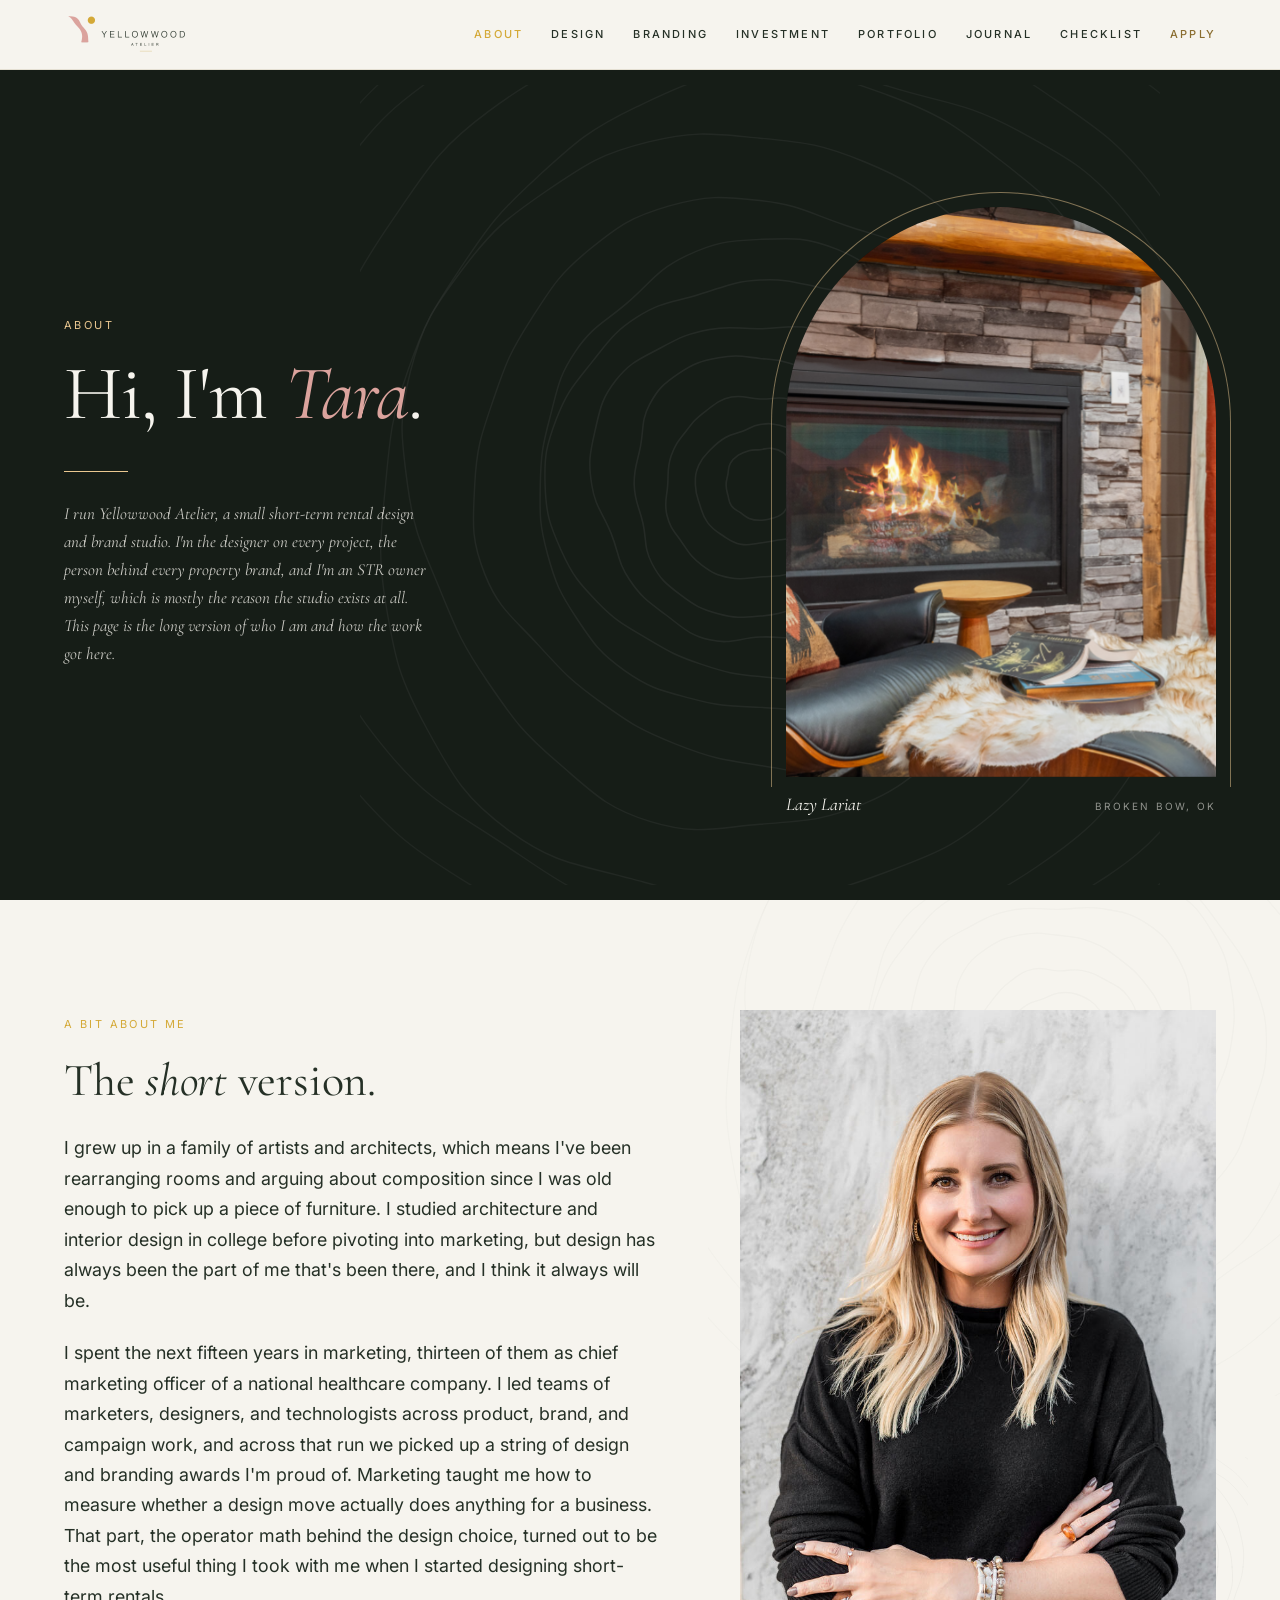
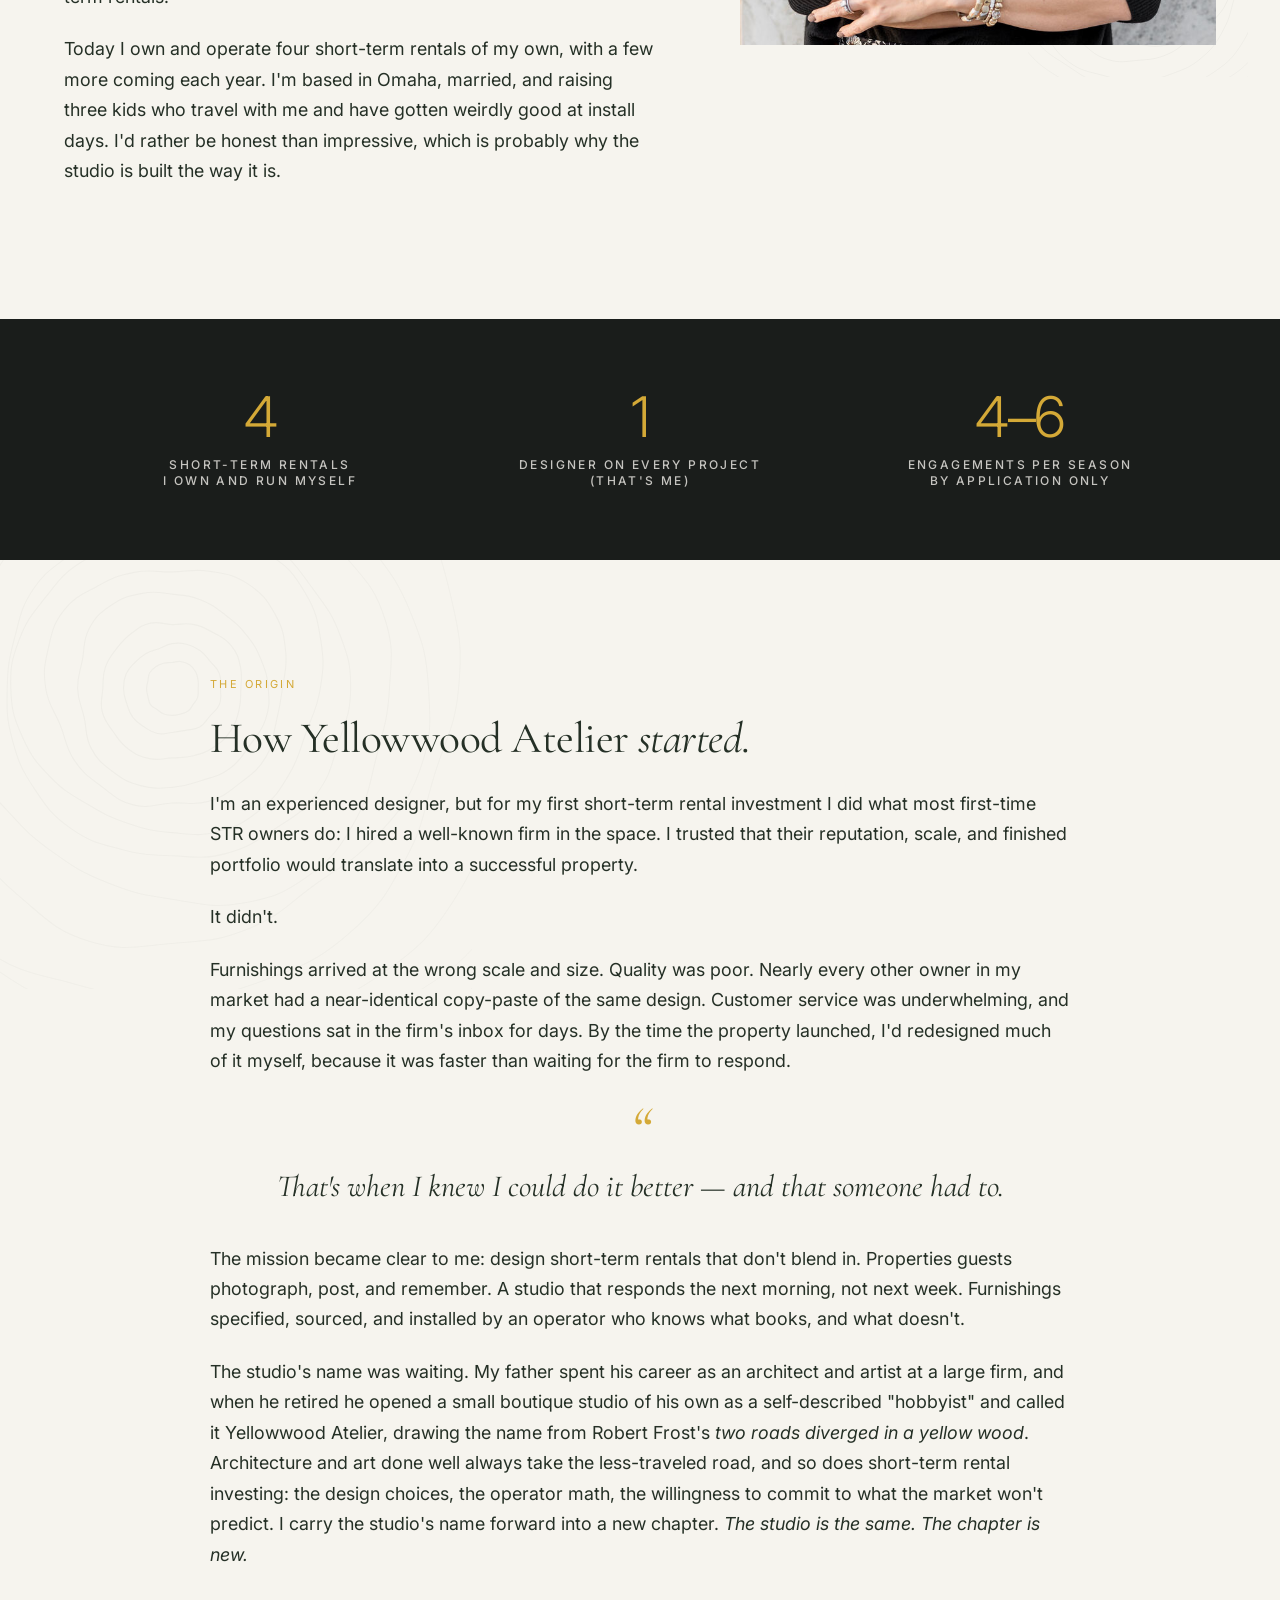
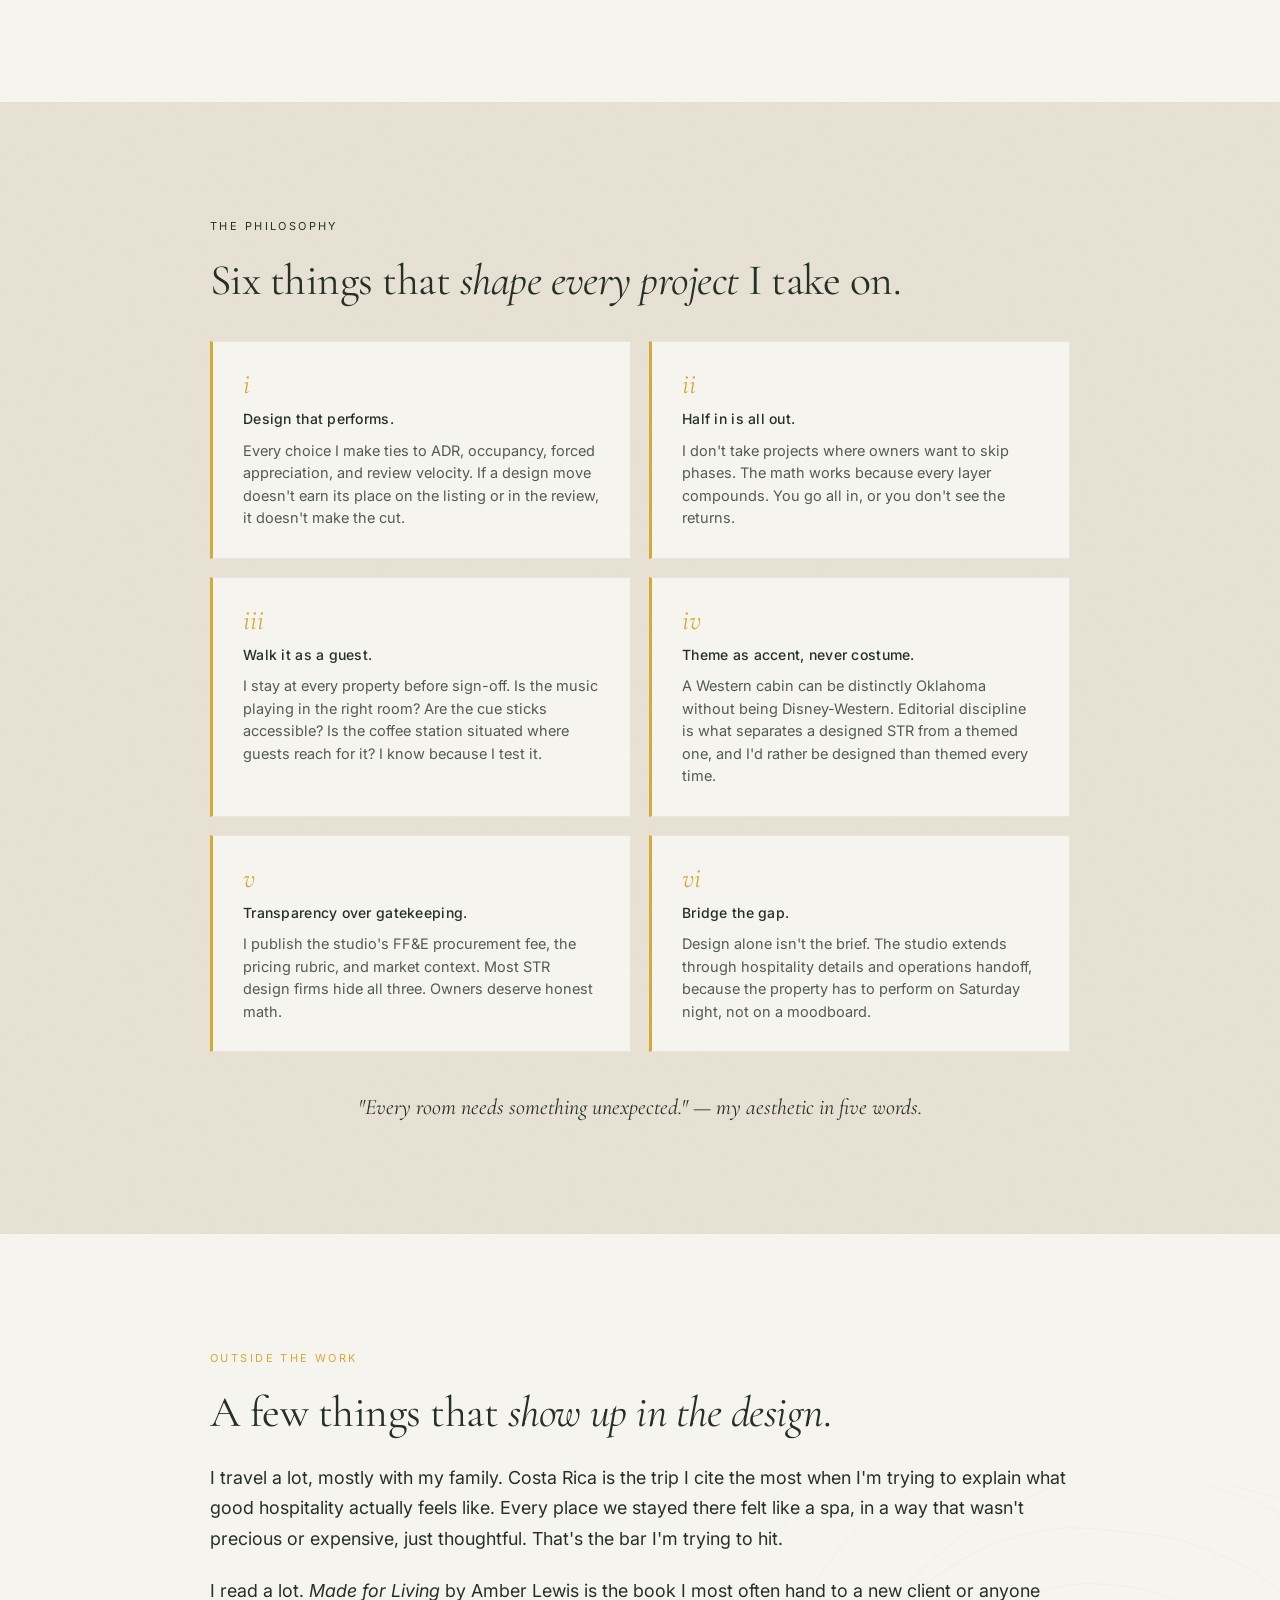
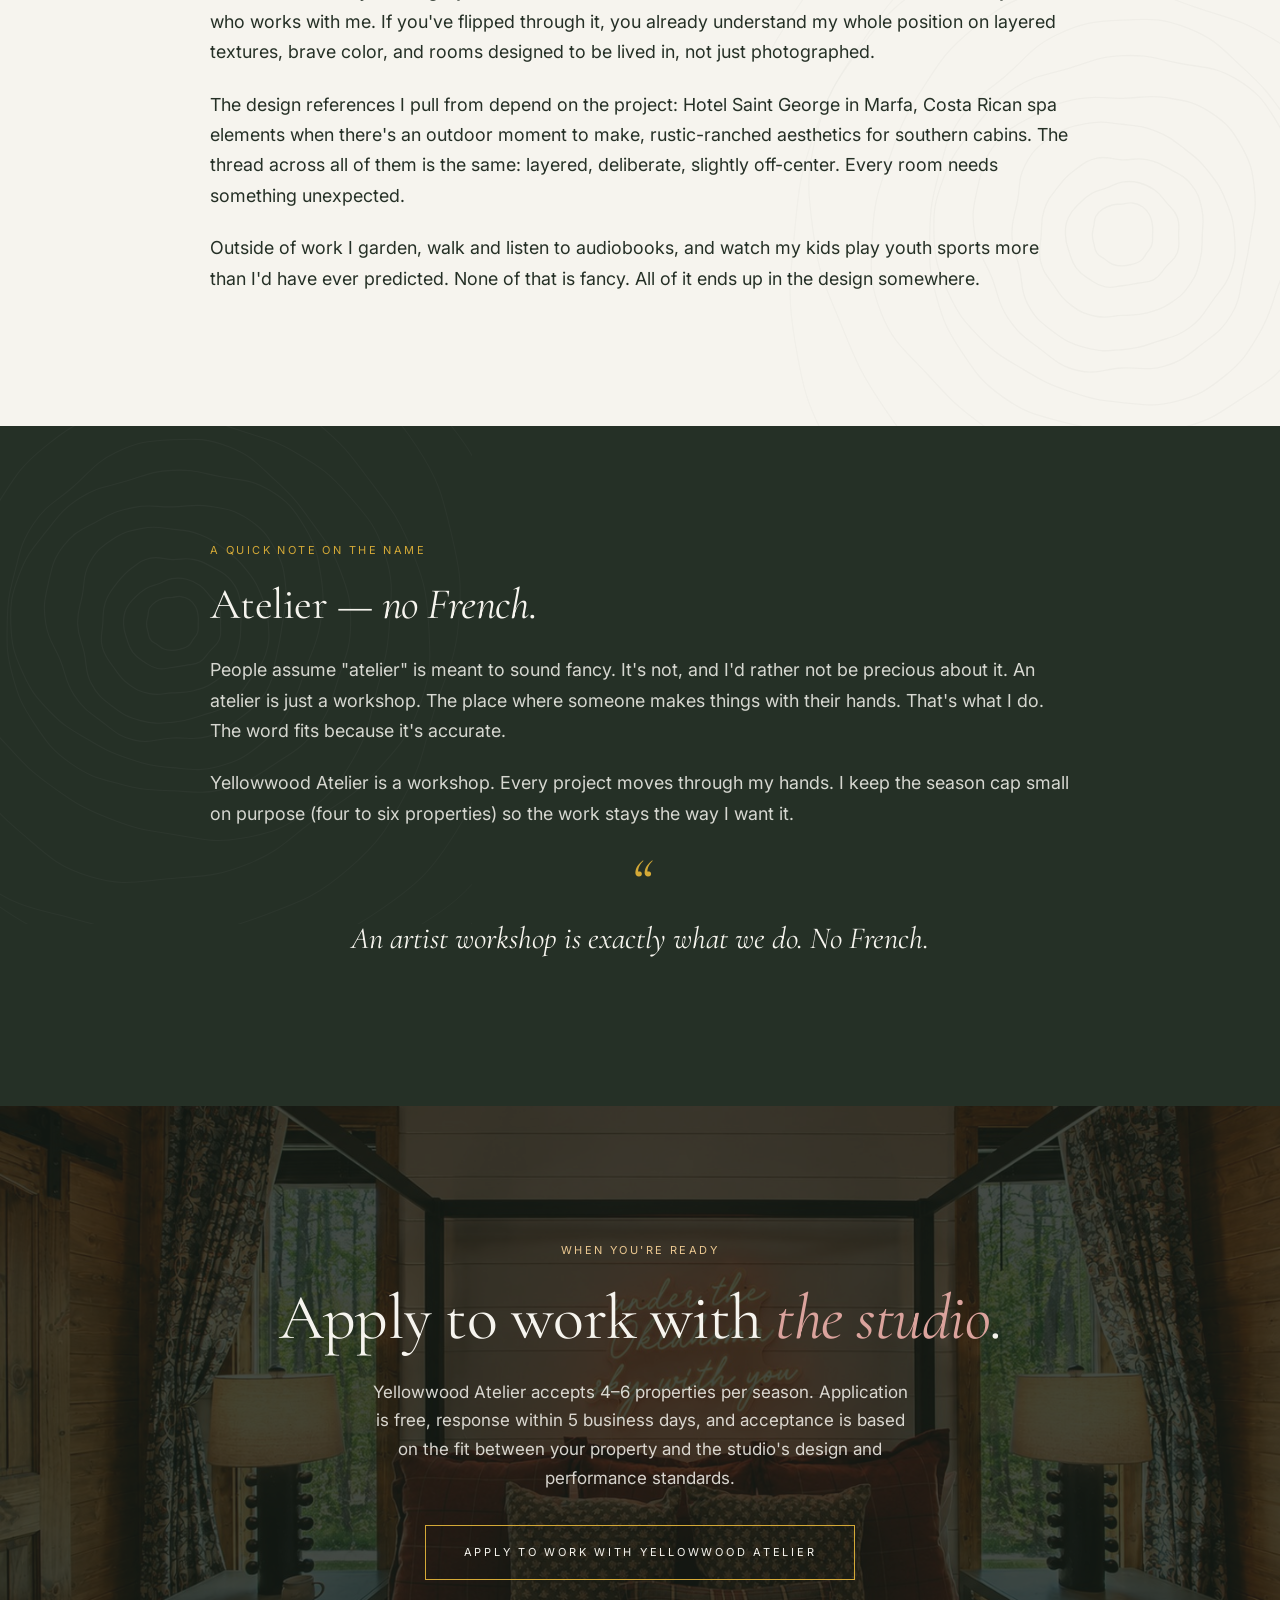
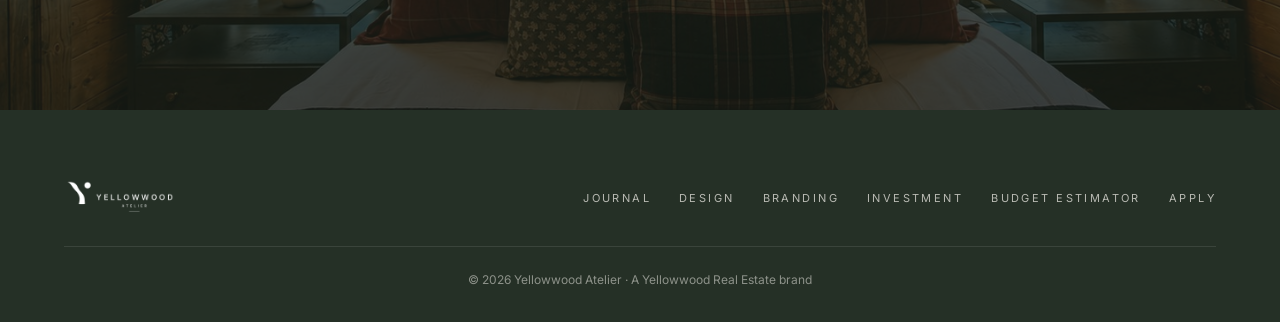
<file: about.html>
<!doctype html>
<html lang="en">
<head>
<meta charset="utf-8" />
<meta name="viewport" content="width=device-width, initial-scale=1" />

<title>About — Yellowwood Atelier | Tara Sprakel, Founder & Principal Designer</title>
<meta name="twitter:image" content="https://yellowwoodatelier.com/assets/og-card.jpg?v=2"/>

<meta name="description" content="The studio behind Yellowwood Atelier. Led by Tara Sprakel, an award-winning former healthcare CMO turned operator-led short-term rental designer. Carrying her father's studio name forward into a new chapter of editorial STR design and property branding."/>
<meta name="keywords" content="yellowwood atelier founder, tara sprakel designer, str interior designer, vacation rental design studio, operator-led design, hospitality interior designer, broken bow designer, oklahoma cabin designer"/>
<link rel="canonical" href="https://yellowwoodatelier.com/about"/>

<meta property="og:title" content="About — Yellowwood Atelier"/>
<meta property="og:description" content="Meet Tara Sprakel: founder, principal designer, operator. The studio behind Yellowwood Atelier."/>
<meta property="og:type" content="profile"/>
<meta property="og:image" content="https://yellowwoodatelier.com/assets/og-card.jpg?v=2"/>

<script type="application/ld+json">
{
  "@context": "https://schema.org",
  "@graph": [
    {
      "@type": "AboutPage",
      "@id": "https://yellowwoodatelier.com/about#page",
      "name": "About Yellowwood Atelier",
      "url": "https://yellowwoodatelier.com/about",
      "description": "The studio and the founder behind Yellowwood Atelier."
    },
    {
      "@type": "Person",
      "@id": "https://yellowwoodatelier.com/about#tara",
      "name": "Tara Sprakel",
      "jobTitle": "Founder & Principal Designer",
      "worksFor": { "@type": "Organization", "name": "Yellowwood Atelier", "url": "https://yellowwoodatelier.com/" },
      "description": "Award-winning former CMO of a national healthcare brand. Two-time 40 Under 40 honoree. Operator of four short-term rentals. Founder of Yellowwood Atelier, an editorial short-term rental design studio."
    }
  ]
}
</script>

<link rel="preconnect" href="https://fonts.googleapis.com">
<link rel="preconnect" href="https://fonts.gstatic.com" crossorigin>
<link href="https://fonts.googleapis.com/css2?family=Cormorant+Garamond:ital,wght@0,400;0,500;1,400;1,500&family=Inter:wght@300;400;500;600&display=swap" rel="stylesheet">

<style>
:root {
  --forest: #253026; --bone: #F6F4EE; --gold: #D4A937; --clay: #DBA39D;
  --sage: #69715E; --mist: #A7B6C2; --gray: #525C53; --rule: #E8E5DC; --ink: #1A1D1B;
  --font-sans: 'Inter', -apple-system, BlinkMacSystemFont, sans-serif;
  --font-serif: 'Cormorant Garamond', Georgia, serif;

  /* Tree-ring / topo background — algorithmically smoothed organic wood-grain pattern (Catmull-Rom auto-tangents). Lives at Brand Kit/04_Brand_Elements/SVG/TreeRings_v2.svg for reuse across all pages. */
  --tree-rings: url("assets/TreeRings_v3.svg");
}
* { margin: 0; padding: 0; box-sizing: border-box; }
html { scroll-behavior: smooth; }
body { font-family: var(--font-sans); font-weight: 400; font-size: 16px; line-height: 1.55; color: var(--forest); background: var(--bone); -webkit-font-smoothing: antialiased; }
a { color: inherit; text-decoration: none; }
img { max-width: 100%; display: block; }
.eyebrow { font-size: 11px; letter-spacing: 0.22em; text-transform: uppercase; color: var(--gold); }
/* Readability protection — gold text fails on clay & mist backgrounds. Covers both inline-style AND class-based backgrounds. */
.scope .eyebrow,
section[style*="background: var(--clay)"] .eyebrow,
section[style*="background: var(--mist)"] .eyebrow,
.narrative.mist .eyebrow,
.narrative.clay .eyebrow,
.apply .eyebrow,
.cta-card .eyebrow { color: var(--forest); }

nav { position: fixed; top: 0; left: 0; right: 0; z-index: 50; padding: 22px 5vw; display: flex; justify-content: space-between; align-items: center; color: var(--forest); background: rgba(246,244,238,0.96); backdrop-filter: blur(8px); border-bottom: 1px solid var(--rule); }
.logo-img { height: 50px; width: auto; }
nav ul { list-style: none; display: flex; gap: 32px; font-size: 11px; letter-spacing: 0.22em; text-transform: uppercase; font-weight: 400; }
nav ul a:hover { color: var(--clay); transition: color .3s; }
nav ul a.active { color: var(--clay); }
@media (max-width: 800px) { nav ul { display: none; } }

/* SUBHERO — typographic, tree-rings as full-block texture */
.subhero { position: relative; padding: 200px 5vw 100px; background: var(--forest); color: var(--bone); overflow: hidden; }
.subhero::before { content: ''; position: absolute; inset: 0; background-image: var(--tree-rings); background-size: 800px 800px; background-position: 75% 50%; background-repeat: no-repeat; opacity: 0.12; pointer-events: none; filter: invert(1); }
.subhero-content { position: relative; z-index: 2; max-width: 1280px; margin: 0 auto; }
.subhero h1 { font-family: var(--font-sans); font-weight: 300; font-size: clamp(48px, 6vw, 88px); line-height: 1.05; letter-spacing: -0.015em; margin: 28px 0 24px; color: var(--bone); max-width: 1100px; }
.subhero h1 em { font-family: var(--font-serif); font-style: italic; font-weight: 400; color: var(--clay); }
.subhero-rule { width: 64px; height: 1px; background: var(--gold); margin: 36px 0 28px; }
.subhero p { max-width: 680px; font-family: var(--font-serif); font-style: italic; font-size: clamp(17px, 1.4vw, 21px); line-height: 1.55; color: rgba(246,244,238,0.8); }

/* OPENING SECTION — bio + portrait */
.intro { padding: 110px 5vw; background: var(--bone); position: relative; overflow: hidden; }
.intro::before { content: ''; position: absolute; top: -20%; right: -10%; width: 700px; height: 700px; background-image: var(--tree-rings); background-size: contain; background-repeat: no-repeat; opacity: 0.04; pointer-events: none; }
.intro-grid { position: relative; z-index: 2; max-width: 1280px; margin: 0 auto; display: grid; grid-template-columns: 5fr 4fr; gap: 80px; align-items: start; }
.intro-text h2 { font-family: var(--font-sans); font-weight: 300; font-size: clamp(34px, 3.6vw, 52px); line-height: 1.1; letter-spacing: -0.005em; margin-top: 20px; margin-bottom: 28px; color: var(--forest); }
.intro-text h2 em { font-family: var(--font-serif); font-style: italic; font-weight: 400; }
.intro-text p { font-size: clamp(17px, 1.4vw, 19px); line-height: 1.7; color: var(--forest); margin-bottom: 22px; }
.intro-text p.standfirst { font-family: var(--font-serif); font-style: italic; font-size: clamp(22px, 2vw, 26px); line-height: 1.45; color: var(--sage); padding-left: 22px; border-left: 2px solid var(--clay); margin: 28px 0; }

.portrait-frame { position: relative; padding-bottom: 0; }
.portrait-frame img { width: 100%; aspect-ratio: 3/4; object-fit: cover; display: block; }
.portrait-frame .portrait-bg { position: absolute; bottom: -32px; right: -32px; width: 220px; height: 220px; background-image: var(--tree-rings); background-size: contain; background-repeat: no-repeat; opacity: 0.18; z-index: -1; }
.portrait-frame .placeholder { width: 100%; aspect-ratio: 3/4; background: linear-gradient(135deg, var(--mist) 0%, var(--sage) 100%); display: flex; align-items: flex-end; justify-content: center; padding: 28px; color: var(--bone); font-family: var(--font-serif); font-style: italic; font-size: 15px; text-align: center; line-height: 1.5; }
.portrait-caption { margin-top: 16px; font-family: var(--font-serif); font-style: italic; font-size: 14px; color: var(--gray); text-align: center; }

@media (max-width: 900px) { .intro-grid { grid-template-columns: 1fr; gap: 50px; } }

/* CREDIBILITY STRIP — three numbers */
.cred { background: var(--ink); color: var(--bone); padding: 70px 5vw; }
.cred-inner { max-width: 1100px; margin: 0 auto; display: grid; grid-template-columns: repeat(3, 1fr); gap: 40px; }
.cred-stat { text-align: center; }
.cred-num { font-family: var(--font-sans); font-weight: 300; font-size: clamp(38px, 4.4vw, 56px); line-height: 1; letter-spacing: -0.02em; color: var(--gold); margin-bottom: 12px; }
.cred-num em { font-family: var(--font-serif); font-style: italic; font-size: 0.7em; color: var(--clay); }
.cred-lbl { font-size: 12px; letter-spacing: 0.2em; text-transform: uppercase; color: rgba(246,244,238,0.78); font-weight: 500; line-height: 1.4; }
@media (max-width: 800px) { .cred-inner { grid-template-columns: 1fr; gap: 30px; } }

/* NARRATIVE SECTIONS */
.narrative { padding: 110px 5vw; position: relative; overflow: hidden; }
.narrative.bone { background: var(--bone); }
.narrative.mist { background: var(--mist); background-image: url("data:image/svg+xml;utf8,<svg xmlns='http://www.w3.org/2000/svg' width='220' height='220'><filter id='n'><feTurbulence type='fractalNoise' baseFrequency='0.85' numOctaves='2' stitchTiles='stitch'/><feColorMatrix values='0 0 0 0 0.85  0 0 0 0 0.82  0 0 0 0 0.75  0 0 0 0.06 0'/></filter><rect width='220' height='220' filter='url(%23n)' opacity='0.55'/></svg>"); background-blend-mode: multiply; }
.narrative.forest { background: var(--forest); color: var(--bone); }
.narrative .ring-bg { position: absolute; pointer-events: none; opacity: 0.05; background-image: var(--tree-rings); background-size: contain; background-repeat: no-repeat; }
.narrative .ring-bg.tl { top: -15%; left: -10%; width: 600px; height: 600px; }
.narrative .ring-bg.br { bottom: -20%; right: -15%; width: 700px; height: 700px; }
.narrative.forest .ring-bg { filter: invert(1); opacity: 0.07; }
.narrative-inner { position: relative; z-index: 2; max-width: 860px; margin: 0 auto; }
.narrative h2 { font-family: var(--font-sans); font-weight: 300; font-size: clamp(32px, 3.4vw, 48px); line-height: 1.15; margin-top: 18px; margin-bottom: 26px; }
.narrative h2 em { font-family: var(--font-serif); font-style: italic; font-weight: 400; }
.narrative p { font-size: clamp(17px, 1.4vw, 19px); line-height: 1.7; margin-bottom: 22px; }
.narrative.forest h2 { color: var(--bone); }
.narrative.forest p { color: rgba(246,244,238,0.85); }
.narrative blockquote { font-family: var(--font-serif); font-style: italic; font-size: clamp(24px, 2.4vw, 32px); line-height: 1.4; margin: 36px 0; padding: 0 32px; text-align: center; color: inherit; }
.narrative blockquote::before { content: '“'; font-size: 64px; color: var(--gold); display: block; line-height: 0.5; margin-bottom: 20px; }

/* PHILOSOPHY GRID */
.philosophy-grid { display: grid; grid-template-columns: 1fr 1fr; gap: 18px; margin: 36px 0; }
.philosophy-card { background: var(--bone); border: 1px solid var(--rule); border-left: 3px solid var(--gold); padding: 28px 30px; }
.philosophy-card .num { font-family: var(--font-serif); font-style: italic; font-size: 28px; color: var(--gold); line-height: 1; margin-bottom: 10px; }
.philosophy-card h3 { font-size: 14px; font-weight: 500; color: var(--forest); margin-bottom: 10px; letter-spacing: 0.02em; }
.philosophy-card p { font-size: 14.5px; line-height: 1.55; color: var(--gray); margin: 0; }
@media (max-width: 700px) { .philosophy-grid { grid-template-columns: 1fr; } }

/* FATHER'S LEGACY CALLOUT */
.legacy { background: var(--sage); color: var(--bone); padding: 100px 5vw; position: relative; overflow: hidden; }
.legacy .ring-bg { position: absolute; top: -25%; left: -8%; width: 650px; height: 650px; background-image: var(--tree-rings); background-size: contain; background-repeat: no-repeat; opacity: 0.1; pointer-events: none; filter: invert(1); }
.legacy-inner { position: relative; z-index: 2; max-width: 860px; margin: 0 auto; text-align: center; }
.legacy h2 { font-family: var(--font-sans); font-weight: 300; font-size: clamp(34px, 3.6vw, 52px); line-height: 1.1; margin: 22px 0 24px; color: var(--bone); }
.legacy h2 em { font-family: var(--font-serif); font-style: italic; font-weight: 400; color: var(--clay); }
.legacy p { font-size: clamp(17px, 1.4vw, 19px); line-height: 1.7; color: rgba(246,244,238,0.88); margin-bottom: 22px; }

/* APPLY CTA */
.apply { padding: 130px 5vw; background: var(--clay); color: var(--forest); text-align: center; position: relative; overflow: hidden; }
.apply::before { content: ''; position: absolute; inset: 0; background-image: var(--tree-rings); background-size: 900px 900px; background-position: center; background-repeat: no-repeat; opacity: 0.06; pointer-events: none; }
.apply-inner { position: relative; z-index: 2; max-width: 760px; margin: 0 auto; }
.apply h2 { font-family: var(--font-sans); font-weight: 300; font-size: clamp(36px, 5vw, 64px); line-height: 1.1; margin: 22px 0 24px; }
.apply h2 em { font-family: var(--font-serif); font-style: italic; font-weight: 400; }
.apply p { font-size: 17px; line-height: 1.7; color: var(--forest); margin-bottom: 32px; max-width: 540px; margin-left: auto; margin-right: auto; }
.apply .cta { display: inline-block; padding: 18px 38px; background: var(--forest); color: var(--bone); font-size: 11px; letter-spacing: 0.25em; text-transform: uppercase; transition: background .3s ease; }
.apply .cta:hover { background: var(--ink); }

footer { background: var(--forest); color: var(--bone); padding: 70px 5vw 32px; }
.foot-inner { max-width: 1200px; margin: 0 auto; display: flex; justify-content: space-between; align-items: center; flex-wrap: wrap; gap: 24px; }
.foot-logo { width: 110px; filter: brightness(2); }
.foot-links { display: flex; gap: 28px; font-size: 11px; letter-spacing: 0.22em; text-transform: uppercase; flex-wrap: wrap; }
.foot-links a { color: rgba(246,244,238,0.7); }
.foot-links a:hover { color: var(--clay); }
.foot-copy { font-size: 12px; color: rgba(246,244,238,0.5); margin-top: 30px; text-align: center; padding-top: 24px; border-top: 1px solid rgba(246,244,238,0.1); }
</style>
<style id="yw-nav-css">
.yw-nav{position:sticky;top:0;left:0;right:0;z-index:1000;display:flex;align-items:center;justify-content:space-between;gap:20px;padding:12px 5vw;margin:0;min-height:70px;background:rgba(246,244,238,0.97);-webkit-backdrop-filter:blur(8px);backdrop-filter:blur(8px);border-bottom:1px solid #e4dfd2;box-sizing:border-box}
.yw-nav *{box-sizing:border-box}
.yw-nav .yw-logo{display:flex;align-items:center;flex:0 0 auto;padding:0;border:0}
.yw-nav .yw-logo img{height:42px;width:auto;display:block}
.yw-nav .yw-links{list-style:none;margin:0;padding:0;display:flex;align-items:center;gap:28px}
.yw-nav .yw-links li{margin:0;padding:0}
.yw-nav .yw-links a{font-size:11px;letter-spacing:.2em;text-transform:uppercase;font-weight:500;color:#253026;text-decoration:none;white-space:nowrap;transition:color .2s;background:none;border:0}
.yw-nav .yw-links a:hover,.yw-nav .yw-links a.active{color:#D4A937}
.yw-nav .yw-links a.yw-cta{color:#8a6d2f}
.yw-nav .yw-toggle{display:none;flex-direction:column;justify-content:center;gap:5px;width:42px;height:42px;padding:9px;background:none;border:0;cursor:pointer;flex:0 0 auto}
.yw-nav .yw-toggle span{display:block;height:2px;width:100%;background:#253026;border-radius:2px;transition:transform .3s,opacity .3s}
.yw-nav.open .yw-toggle span:nth-child(1){transform:translateY(7px) rotate(45deg)}
.yw-nav.open .yw-toggle span:nth-child(2){opacity:0}
.yw-nav.open .yw-toggle span:nth-child(3){transform:translateY(-7px) rotate(-45deg)}
@media(max-width:880px){
 .yw-nav{flex-wrap:wrap;gap:0}
 .yw-nav .yw-toggle{display:flex;margin-left:auto}
 .yw-nav .yw-links{order:3;flex-basis:100%;width:100%;flex-direction:column;align-items:stretch;gap:0;max-height:0;overflow:hidden;transition:max-height .34s ease}
 .yw-nav.open .yw-links{max-height:80vh;margin-top:6px}
 .yw-nav .yw-links a{display:block;padding:14px 2px;font-size:13px;letter-spacing:.16em;border-top:1px solid rgba(37,48,32,.08)}
}
@media print{.yw-nav{display:none}}
</style>
  <!-- Favicons -->
  <link rel="icon" href="/favicon.ico" sizes="48x48">
  <link rel="icon" type="image/png" sizes="32x32" href="/favicon-32x32.png">
  <link rel="icon" type="image/png" sizes="16x16" href="/favicon-16x16.png">
  <link rel="apple-touch-icon" sizes="180x180" href="/apple-touch-icon.png">
  <link rel="manifest" href="/site.webmanifest">
  <!-- Google tag (gtag.js) — GA4 G-D2PPJFC884 -->
  <script async src="https://www.googletagmanager.com/gtag/js?id=G-D2PPJFC884"></script>
  <script>
    window.dataLayer = window.dataLayer || [];
    function gtag(){dataLayer.push(arguments);}
    gtag('js', new Date());
    gtag('config', 'G-D2PPJFC884');
  </script>
  <!-- HubSpot tracking (Yellowwood Atelier, portal 246883965) -->
  <script type="text/javascript" id="hs-script-loader" async defer src="//js-na2.hs-scripts.com/246883965.js"></script>
<link rel="stylesheet" href="/assets/refresh.css?v=1">
<style>.post-figure{margin:44px 0 48px}.post-figure img{width:100%;display:block;object-fit:cover;aspect-ratio:16/9}.post-figure.arch{max-width:420px}.post-figure.arch img{aspect-ratio:4/5;border-radius:999px 999px 0 0}</style>
</head>
<body>

<nav class="yw-nav" aria-label="Primary navigation">
<a href="/" class="yw-logo" aria-label="Yellowwood Atelier — home"><img src="/assets/Yellowwood_Atelier_Horizontal_fullcolor_512.png" alt="Yellowwood Atelier"></a>
<button class="yw-toggle" type="button" aria-label="Toggle menu" aria-expanded="false"><span></span><span></span><span></span></button>
<ul class="yw-links">
<li><a href="/about.html">About</a></li>
<li><a href="/design.html">Design</a></li>
<li><a href="/branding.html">Branding</a></li>
<li><a href="/investment.html">Investment</a></li>
<li><a href="/portfolio.html">Portfolio</a></li>
<li><a href="/journal.html">Journal</a></li>
<li><a href="/setup-checklist.html">Checklist</a></li>
<li><a href="/index.html#apply" class="yw-cta">Apply</a></li>
</ul>
</nav>

<!-- ─── SUBHERO ─────────────────────────────────── -->
<header class="subhero sh-v2">
  <div class="subhero-content">
    <span class="eyebrow" style="color: var(--gold);">About</span>
    <h1>Hi, I'm <em>Tara</em>.</h1>
    <div class="subhero-rule"></div>
    <p>I run Yellowwood Atelier, a small short-term rental design and brand studio. I'm the designer on every project, the person behind every property brand, and I'm an STR owner myself, which is mostly the reason the studio exists at all. This page is the long version of who I am and how the work got here.</p>
  </div>

  <figure class="sh-arch">
    <div class="sh-ph"><img src="assets/lazy-lariat_fireplace-eames-detail.jpg" alt="Lounge chair with a kilim pillow and sheepskin beside a stone fireplace at Lazy Lariat, Broken Bow, Oklahoma" fetchpriority="high"/></div>
    <figcaption><a href="portfolio/cabin-broken-bow.html"><span class="sc-proj">Lazy Lariat</span></a><span class="sc-place">Broken Bow, OK</span></figcaption>
  </figure>
</header>

<!-- ─── INTRO + PORTRAIT ───────────────────────── -->
<section class="intro">
  <div class="intro-grid">
    <div class="intro-text">
      <span class="eyebrow">A bit about me</span>
      <h2>The <em>short</em> version.</h2>
      <p>I grew up in a family of artists and architects, which means I've been rearranging rooms and arguing about composition since I was old enough to pick up a piece of furniture. I studied architecture and interior design in college before pivoting into marketing, but design has always been the part of me that's been there, and I think it always will be.</p>
      <p>I spent the next fifteen years in marketing, thirteen of them as chief marketing officer of a national healthcare company. I led teams of marketers, designers, and technologists across product, brand, and campaign work, and across that run we picked up a string of design and branding awards I'm proud of. Marketing taught me how to measure whether a design move actually does anything for a business. That part, the operator math behind the design choice, turned out to be the most useful thing I took with me when I started designing short-term rentals.</p>
      <p>Today I own and operate four short-term rentals of my own, with a few more coming each year. I'm based in Omaha, married, and raising three kids who travel with me and have gotten weirdly good at install days. I'd rather be honest than impressive, which is probably why the studio is built the way it is.</p>
    </div>

    <div class="portrait-frame">
      <!-- Single portrait per page — sized small-to-medium, never full-bleed -->
      <img src="assets/tara_portrait_marble-web.jpg" alt="Tara Sprakel, founder and principal designer of Yellowwood Atelier" onerror="this.style.display='none'; this.nextElementSibling.style.display='flex';"/>
      <div class="placeholder" style="display:none;">Portrait slot<br/><br/>Drop chosen photo into <code style="font-family: var(--font-sans); font-style: normal; background: rgba(0,0,0,0.15); padding: 2px 6px; font-size: 12px;">Brand Kit/06_Photography/Founder/tara_portrait_marble.jpg</code></div>
      <div class="portrait-bg"></div>
    </div>
  </div>
</section>

<!-- ─── HOW THE STUDIO IS BUILT (operator-relevant facts, not credentials) ───────────────────────── -->
<section class="cred">
  <div class="cred-inner">
    <div class="cred-stat">
      <div class="cred-num">4</div>
      <div class="cred-lbl">Short-term rentals<br/>I own and run myself</div>
    </div>
    <div class="cred-stat">
      <div class="cred-num">1</div>
      <div class="cred-lbl">Designer on every project<br/>(that's me)</div>
    </div>
    <div class="cred-stat">
      <div class="cred-num">4&ndash;6</div>
      <div class="cred-lbl">Engagements per season<br/>by application only</div>
    </div>
  </div>
</section>

<!-- ─── ORIGIN STORY ──────────────────────────── -->
<section class="narrative bone">
  <div class="ring-bg tl"></div>
  <div class="narrative-inner">
    <span class="eyebrow">The origin</span>
    <h2>How Yellowwood Atelier <em>started</em>.</h2>

    <p>I'm an experienced designer, but for my first short-term rental investment I did what most first-time STR owners do: I hired a well-known firm in the space. I trusted that their reputation, scale, and finished portfolio would translate into a successful property.</p>

    <p>It didn't.</p>

    <p>Furnishings arrived at the wrong scale and size. Quality was poor. Nearly every other owner in my market had a near-identical copy-paste of the same design. Customer service was underwhelming, and my questions sat in the firm's inbox for days. By the time the property launched, I'd redesigned much of it myself, because it was faster than waiting for the firm to respond.</p>

    <blockquote>That's when I knew I could do it better &mdash; and that someone had to.</blockquote>

    <p>The mission became clear to me: design short-term rentals that don't blend in. Properties guests photograph, post, and remember. A studio that responds the next morning, not next week. Furnishings specified, sourced, and installed by an operator who knows what books, and what doesn't.</p>

    <p>The studio's name was waiting. My father spent his career as an architect and artist at a large firm, and when he retired he opened a small boutique studio of his own as a self-described "hobbyist" and called it Yellowwood Atelier, drawing the name from Robert Frost's <em>two roads diverged in a yellow wood</em>. Architecture and art done well always take the less-traveled road, and so does short-term rental investing: the design choices, the operator math, the willingness to commit to what the market won't predict. I carry the studio's name forward into a new chapter. <em>The studio is the same. The chapter is new.</em></p>
  </div>
</section>

<!-- ─── PHILOSOPHY ────────────────────────────── -->
<section class="narrative mist">
  <div class="narrative-inner">
    <span class="eyebrow">The philosophy</span>
    <h2>Six things that <em>shape every project</em> I take on.</h2>

    <div class="philosophy-grid">
      <div class="philosophy-card">
        <div class="num">i</div>
        <h3>Design that performs.</h3>
        <p>Every choice I make ties to ADR, occupancy, forced appreciation, and review velocity. If a design move doesn't earn its place on the listing or in the review, it doesn't make the cut.</p>
      </div>
      <div class="philosophy-card">
        <div class="num">ii</div>
        <h3>Half in is all out.</h3>
        <p>I don't take projects where owners want to skip phases. The math works because every layer compounds. You go all in, or you don't see the returns.</p>
      </div>
      <div class="philosophy-card">
        <div class="num">iii</div>
        <h3>Walk it as a guest.</h3>
        <p>I stay at every property before sign-off. Is the music playing in the right room? Are the cue sticks accessible? Is the coffee station situated where guests reach for it? I know because I test it.</p>
      </div>
      <div class="philosophy-card">
        <div class="num">iv</div>
        <h3>Theme as accent, never costume.</h3>
        <p>A Western cabin can be distinctly Oklahoma without being Disney-Western. Editorial discipline is what separates a designed STR from a themed one, and I'd rather be designed than themed every time.</p>
      </div>
      <div class="philosophy-card">
        <div class="num">v</div>
        <h3>Transparency over gatekeeping.</h3>
        <p>I publish the studio's FF&amp;E procurement fee, the pricing rubric, and market context. Most STR design firms hide all three. Owners deserve honest math.</p>
      </div>
      <div class="philosophy-card">
        <div class="num">vi</div>
        <h3>Bridge the gap.</h3>
        <p>Design alone isn't the brief. The studio extends through hospitality details and operations handoff, because the property has to perform on Saturday night, not on a moodboard.</p>
      </div>
    </div>

    <p style="font-family: var(--font-serif); font-style: italic; font-size: 22px; line-height: 1.45; color: var(--forest); text-align: center; margin: 40px auto 0; max-width: 700px;">"Every room needs something unexpected." &mdash; my aesthetic in five words.</p>
  </div>
</section>

<!-- ─── OUTSIDE THE STUDIO ─────────────────────── -->
<section class="narrative bone">
  <div class="ring-bg br"></div>
  <div class="narrative-inner">
    <span class="eyebrow">Outside the work</span>
    <h2>A few things that <em>show up in the design</em>.</h2>
    <p>I travel a lot, mostly with my family. Costa Rica is the trip I cite the most when I'm trying to explain what good hospitality actually feels like. Every place we stayed there felt like a spa, in a way that wasn't precious or expensive, just thoughtful. That's the bar I'm trying to hit.</p>
    <p>I read a lot. <em>Made for Living</em> by Amber Lewis is the book I most often hand to a new client or anyone who works with me. If you've flipped through it, you already understand my whole position on layered textures, brave color, and rooms designed to be lived in, not just photographed.</p>
    <p>The design references I pull from depend on the project: Hotel Saint George in Marfa, Costa Rican spa elements when there's an outdoor moment to make, rustic-ranched aesthetics for southern cabins. The thread across all of them is the same: layered, deliberate, slightly off-center. Every room needs something unexpected.</p>
    <p>Outside of work I garden, walk and listen to audiobooks, and watch my kids play youth sports more than I'd have ever predicted. None of that is fancy. All of it ends up in the design somewhere.</p>
  </div>
</section>

<!-- ─── A NOTE ON 'ATELIER' ─────────────────────── -->
<section class="narrative forest">
  <div class="ring-bg tl"></div>
  <div class="narrative-inner">
    <span class="eyebrow" style="color: var(--gold);">A quick note on the name</span>
    <h2>Atelier &mdash; <em>no French</em>.</h2>
    <p>People assume "atelier" is meant to sound fancy. It's not, and I'd rather not be precious about it. An atelier is just a workshop. The place where someone makes things with their hands. That's what I do. The word fits because it's accurate.</p>
    <p>Yellowwood Atelier is a workshop. Every project moves through my hands. I keep the season cap small on purpose (four to six properties) so the work stays the way I want it.</p>
    <blockquote>An artist workshop is exactly what we do. No French.</blockquote>
  </div>
</section>

<!-- ─── APPLY CTA ───────────────────────────── -->
<section class="apply ap-v2" style="--ap-img:url('/assets/gilded-spur_primary-bedroom-oklahoma-sky-neon_hochatown-ok.jpg')">
  <div class="apply-inner">
    <span class="eyebrow">When you're ready</span>
    <h2>Apply to work with <em>the studio</em>.</h2>
    <p>Yellowwood Atelier accepts 4&ndash;6 properties per season. Application is free, response within 5 business days, and acceptance is based on the fit between your property and the studio's design and performance standards.</p>
    <a href="index.html#apply" class="cta">Apply to work with Yellowwood Atelier</a>
  </div>
</section>

<footer>
  <div class="foot-inner">
    <img class="foot-logo" src="assets/Yellowwood_Atelier_Horizontal_mono_bone_512.png" alt="Yellowwood Atelier"/>
    <div class="foot-links">
      <a href="journal.html">Journal</a>
      <a href="design.html">Design</a>
      <a href="branding.html">Branding</a>
      <a href="investment.html">Investment</a>
      <a href="budget-estimator.html">Budget Estimator</a>
      <a href="index.html#apply">Apply</a>
    </div>
  </div>
  <div class="foot-copy">&copy; 2026 Yellowwood Atelier &middot; A Yellowwood Real Estate brand</div>
</footer>

<script id="yw-nav-js">
(function(){var n=document.querySelector('.yw-nav');if(!n)return;
var t=n.querySelector('.yw-toggle');
if(t)t.addEventListener('click',function(){var o=n.classList.toggle('open');t.setAttribute('aria-expanded',o?'true':'false');});
var path=location.pathname.replace(/\/index\.html$/,'/');
n.querySelectorAll('.yw-links a').forEach(function(a){
 var ap=a.getAttribute('href');
 if(ap&&ap.charAt(0)==='/'&&ap.indexOf('#')===-1){var lp=ap.replace(/\/index\.html$/,'/');if(lp===path)a.classList.add('active');}
 a.addEventListener('click',function(){n.classList.remove('open');});
});})();
</script>
</body>
</html>
</file>
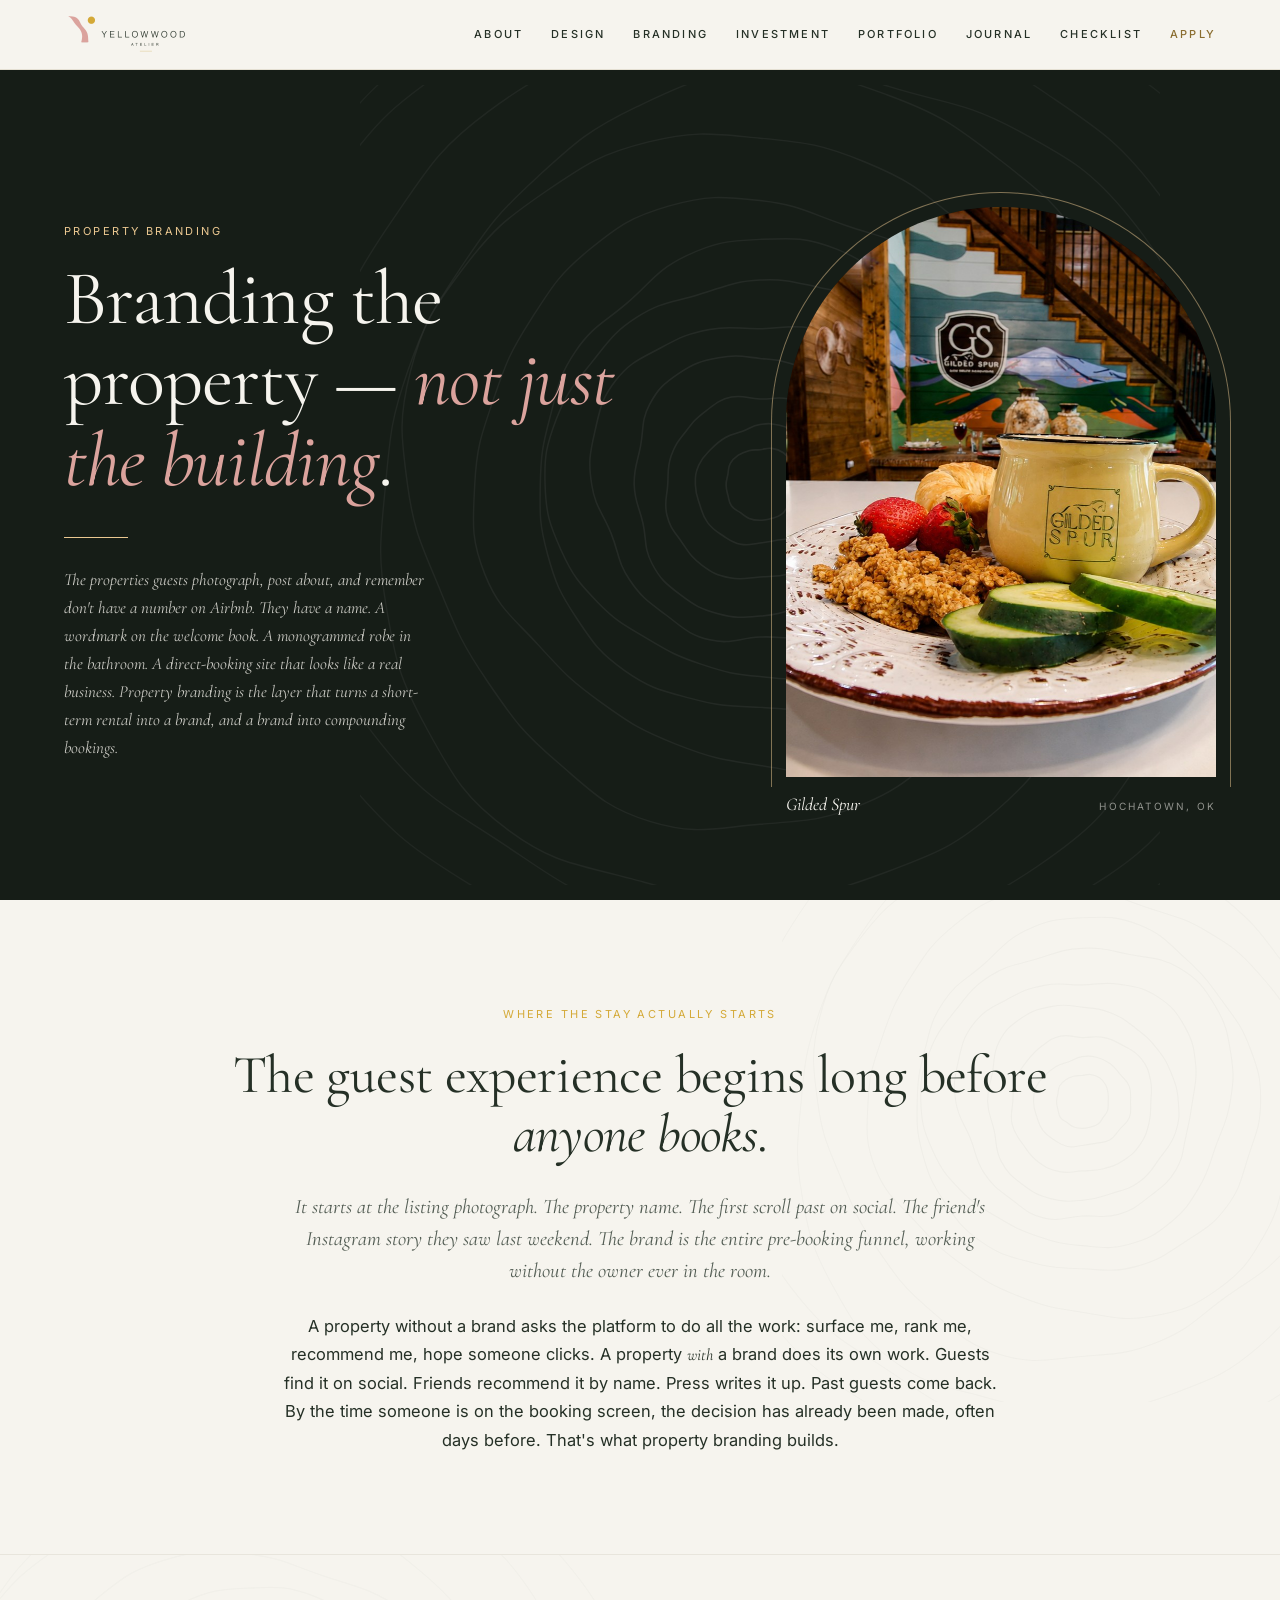
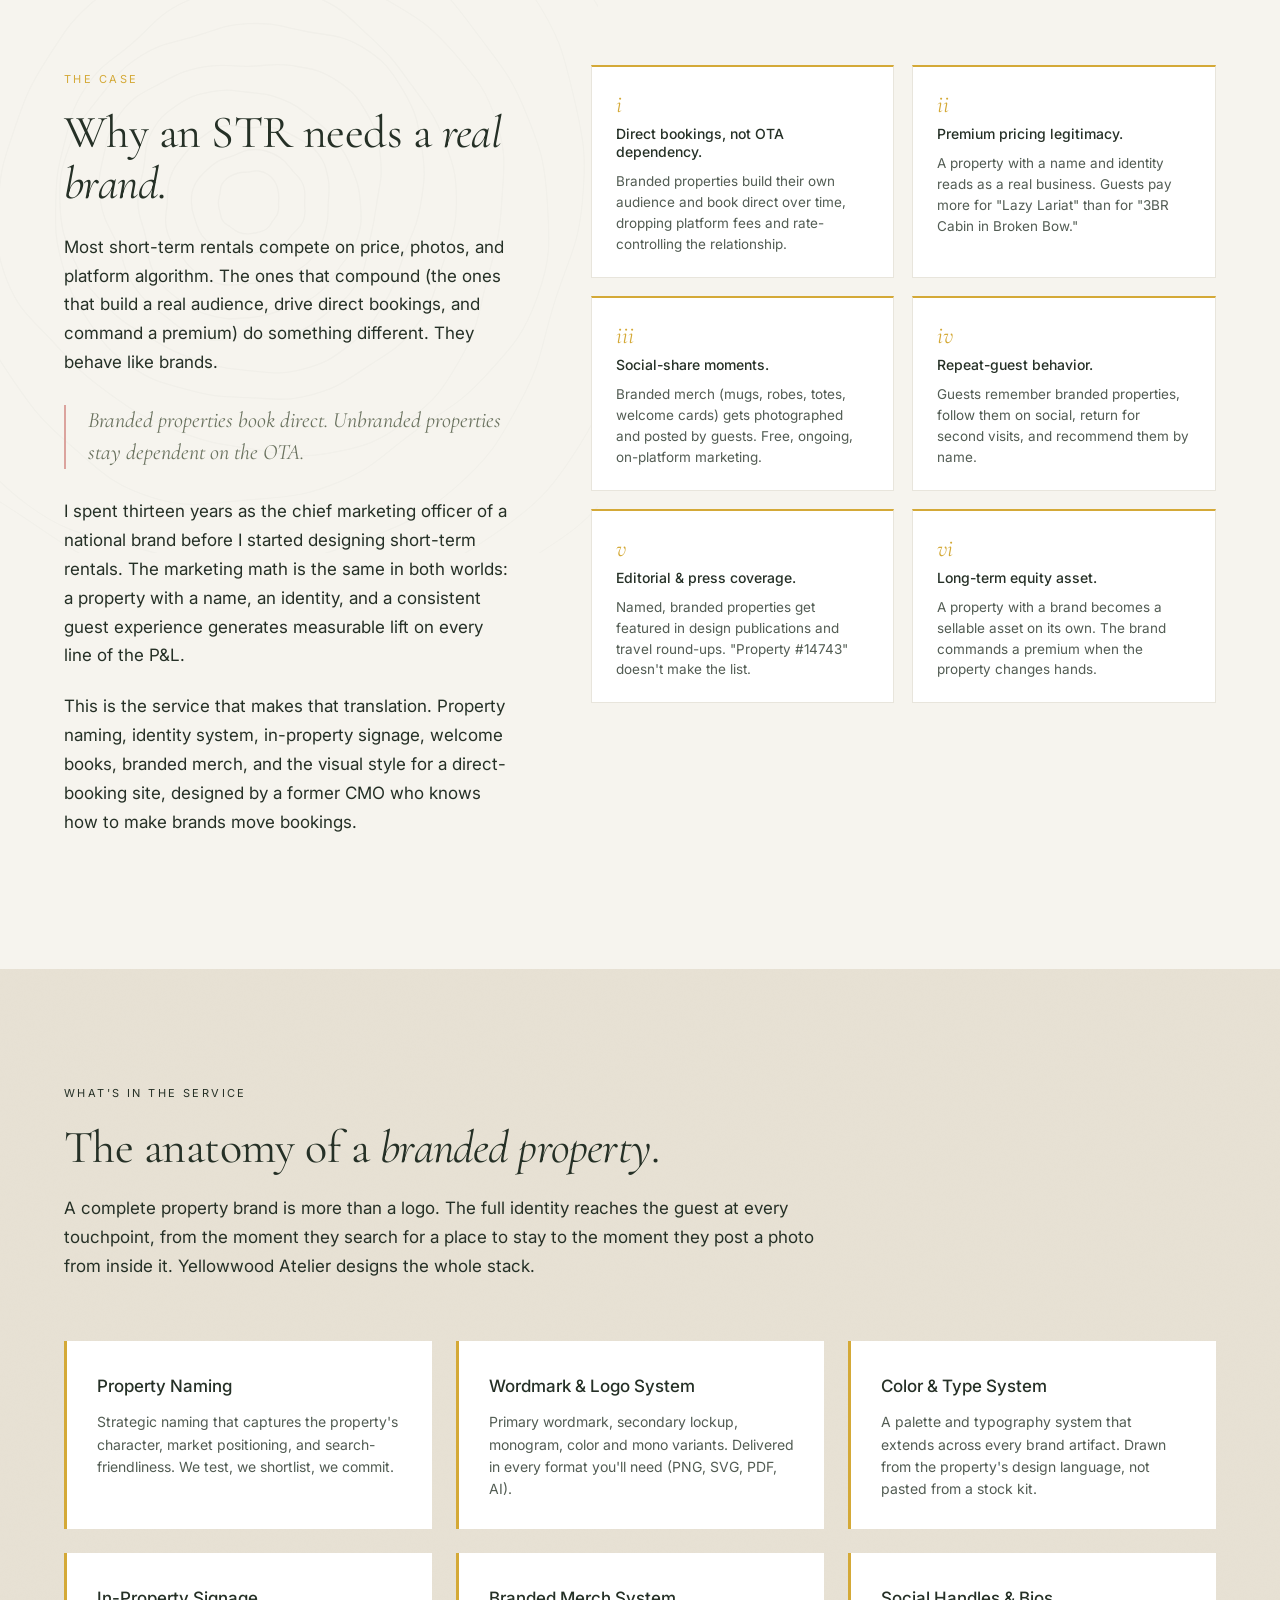
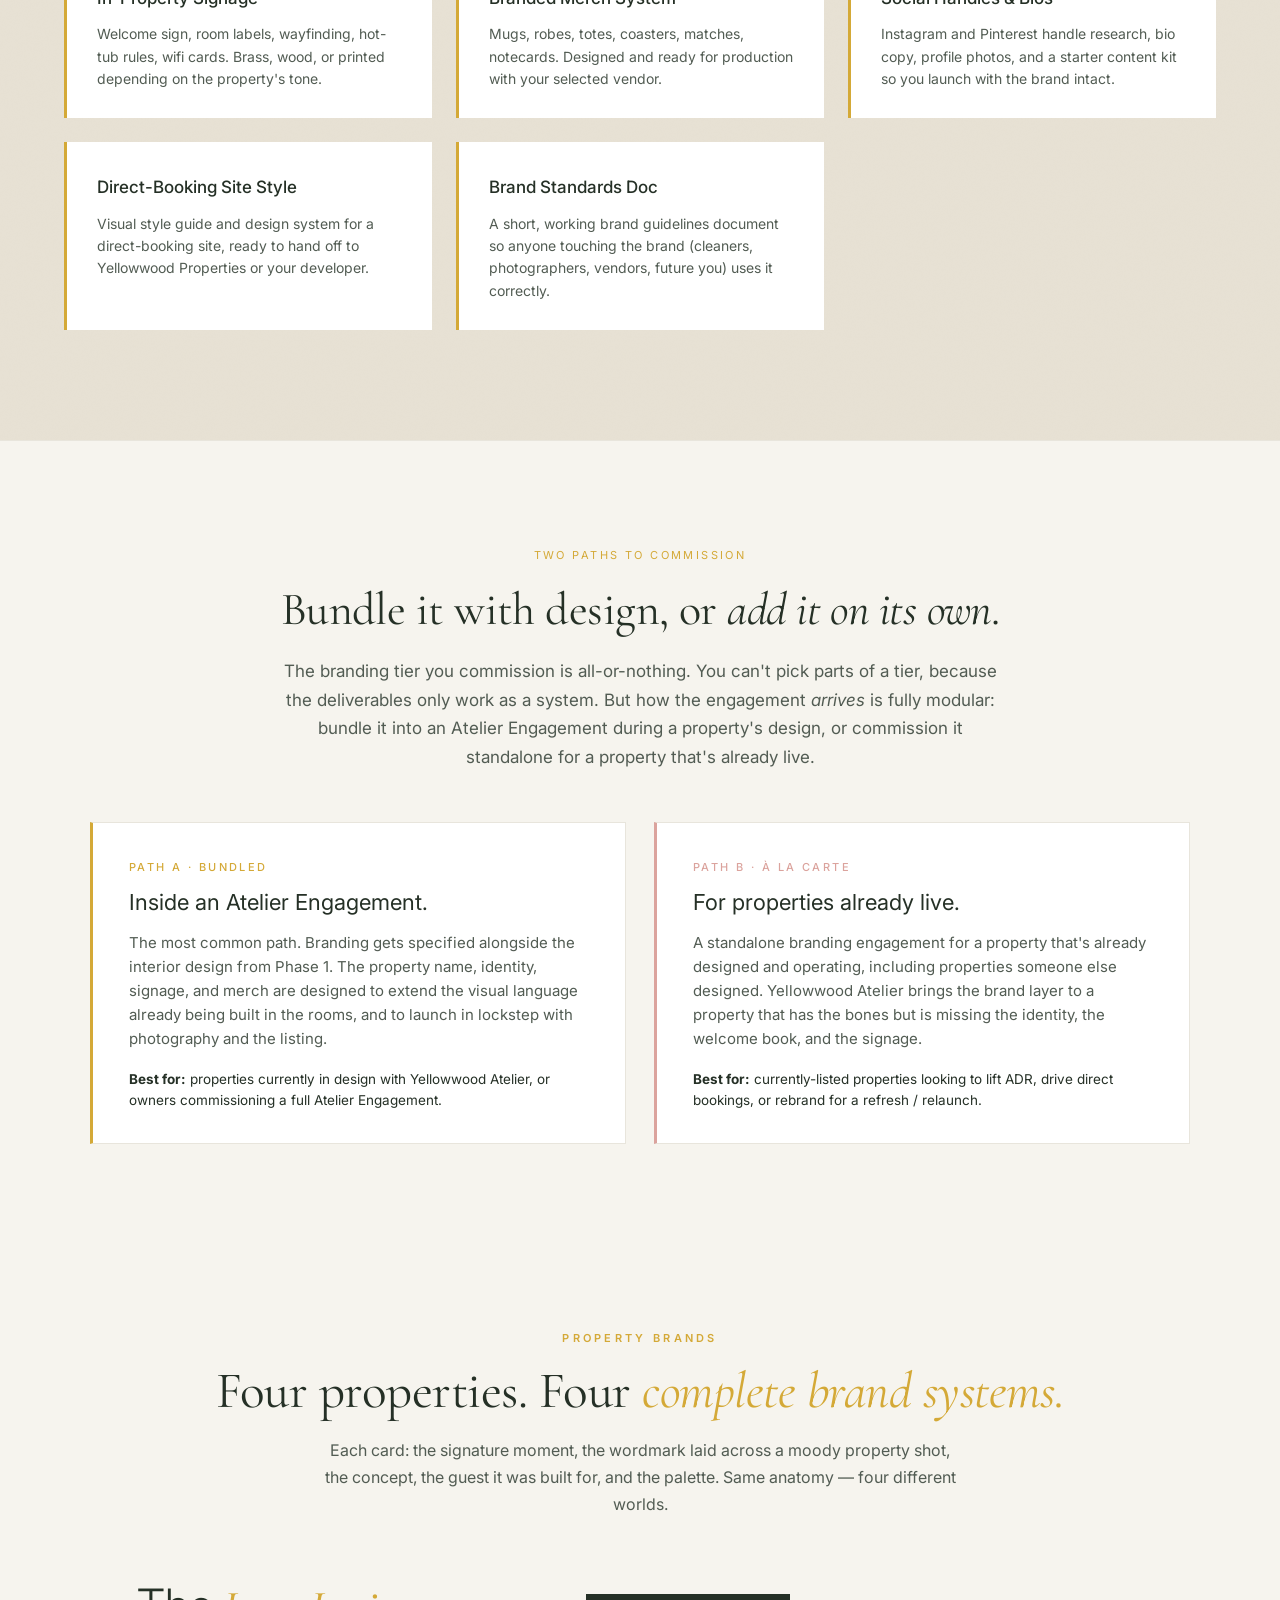
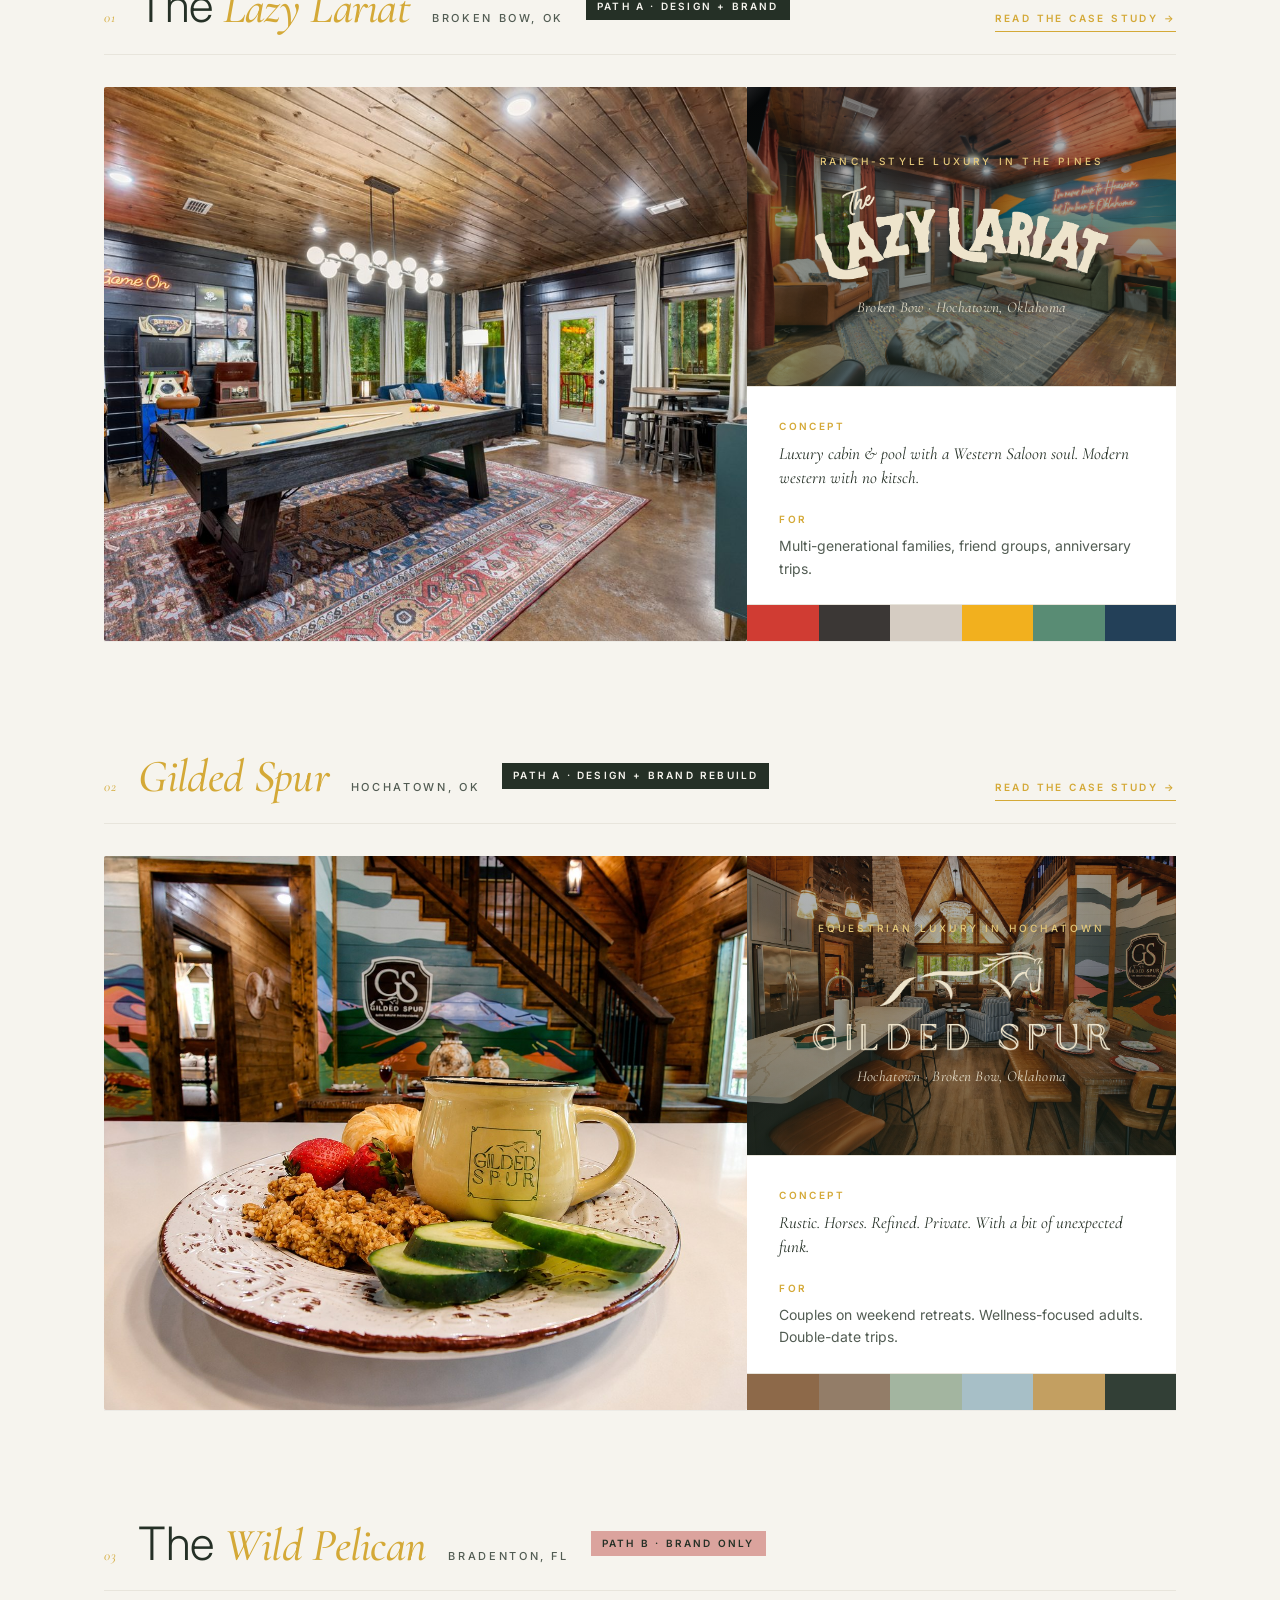
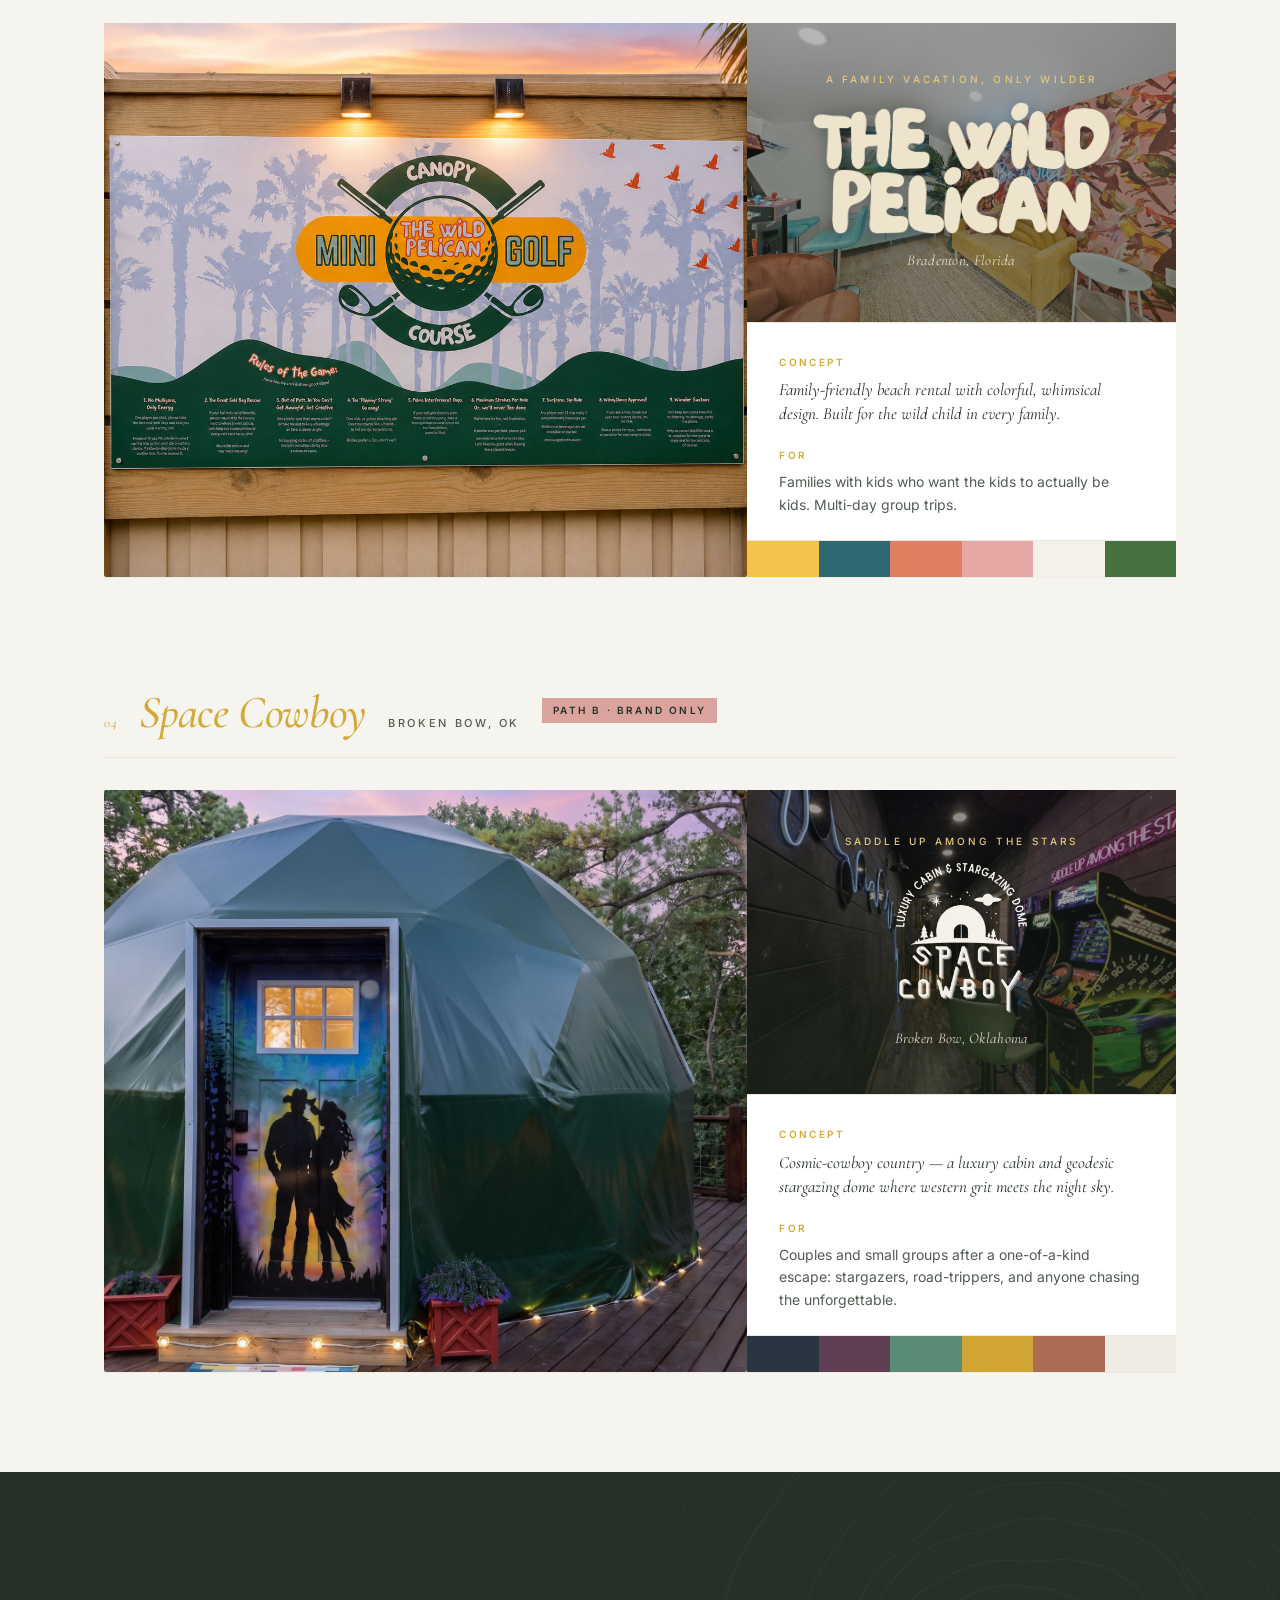
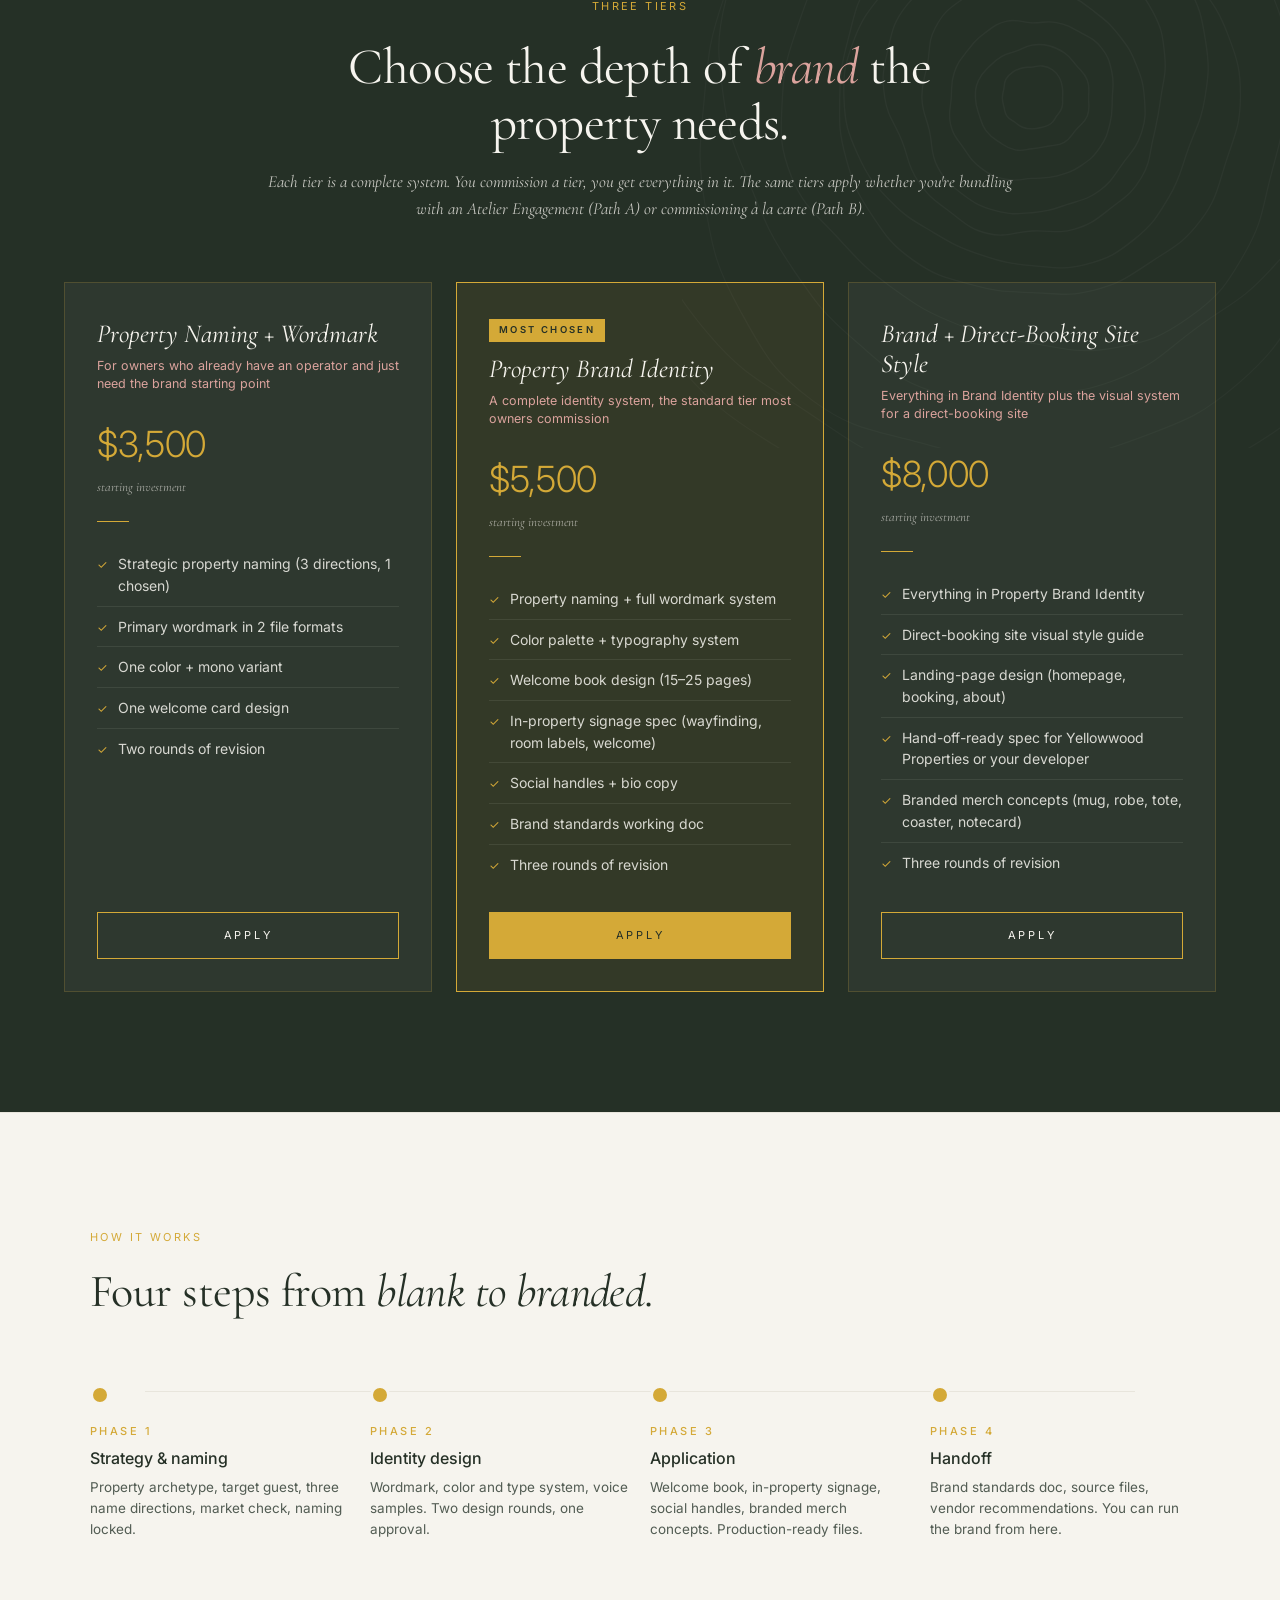
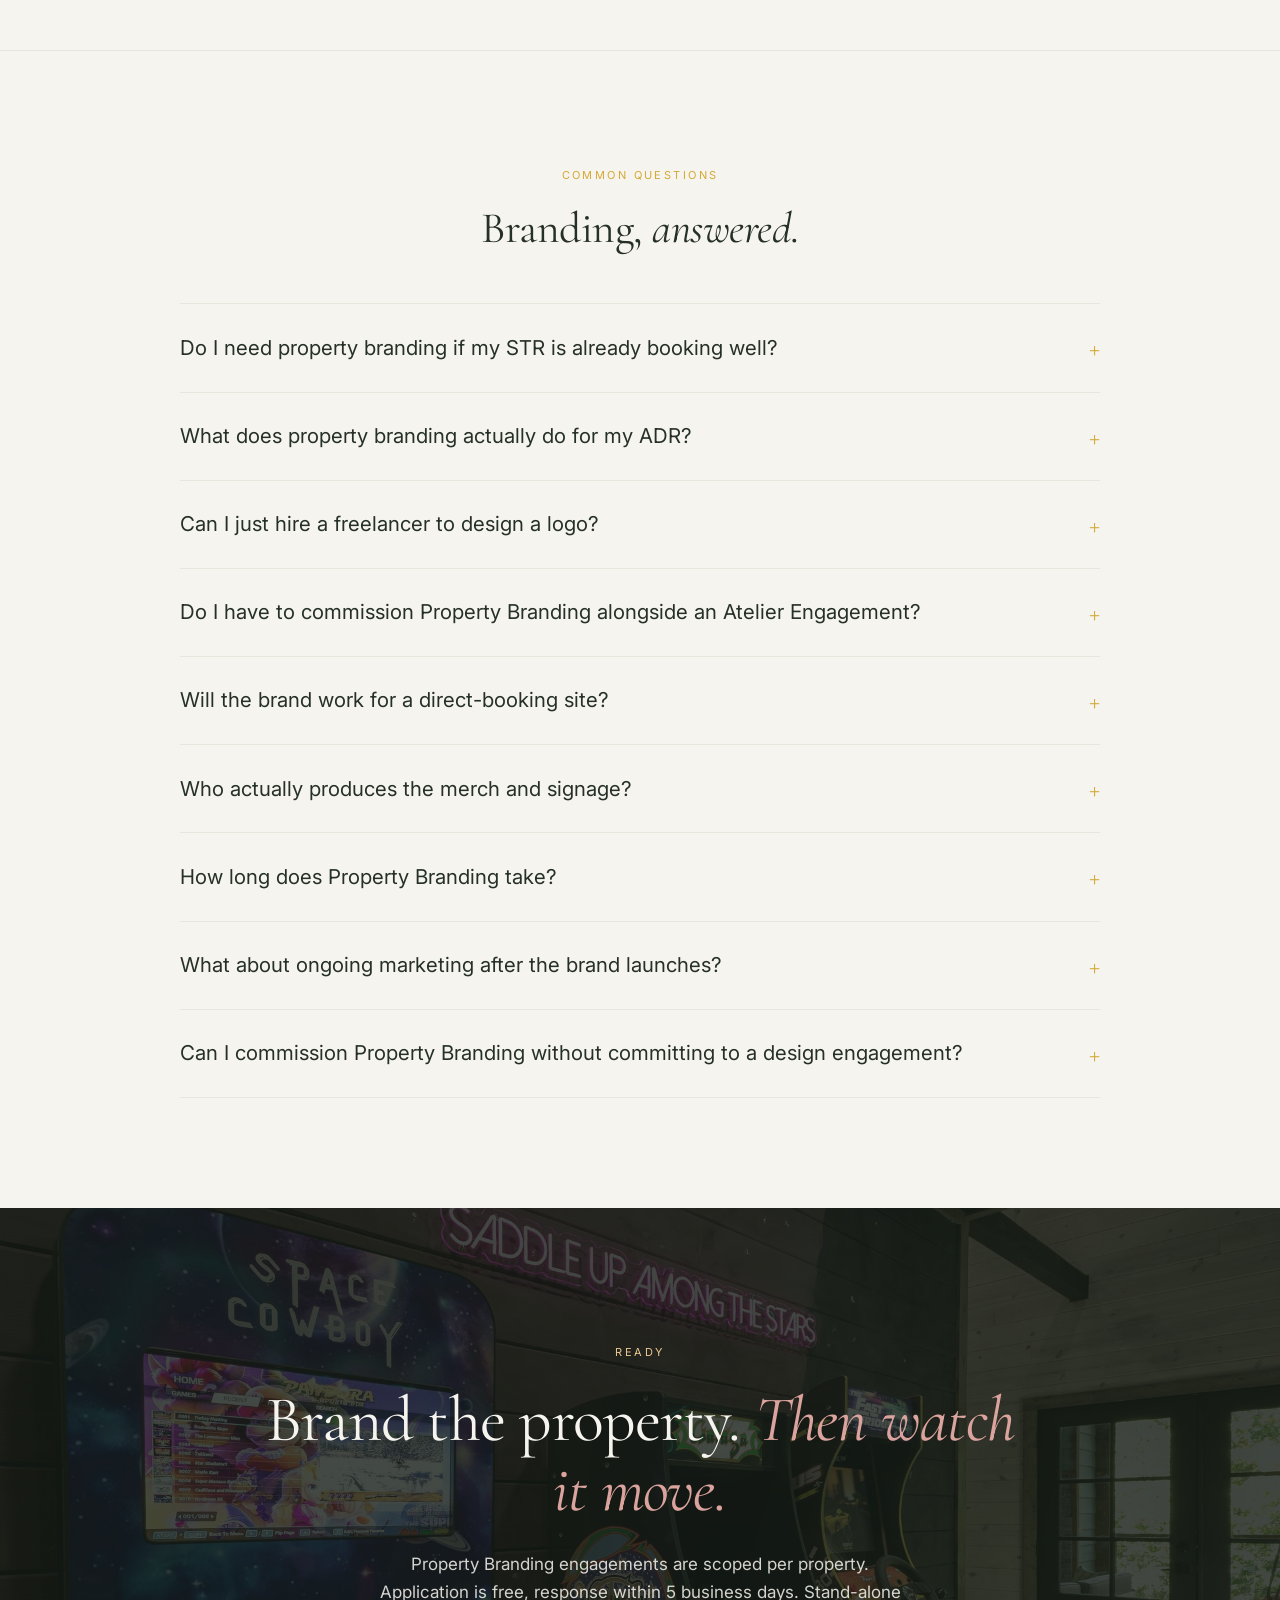
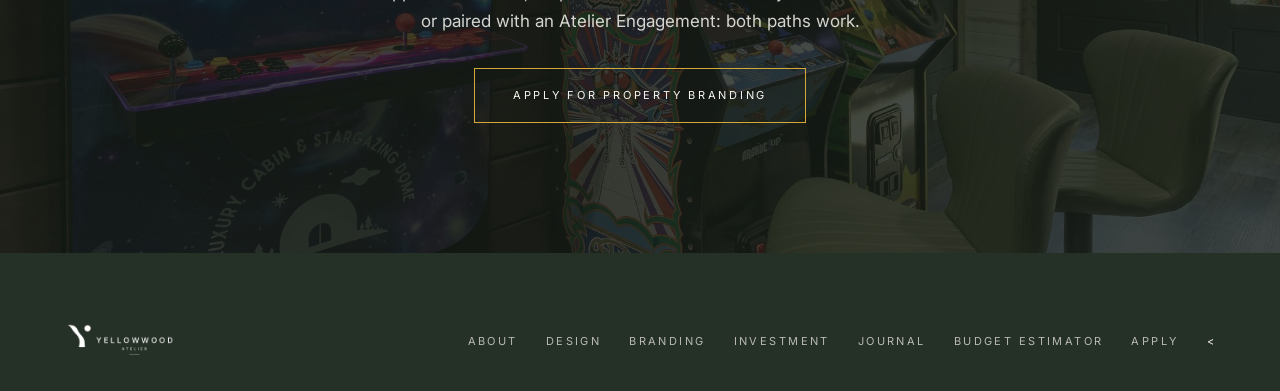
<file: branding.html>
<!doctype html>
<html lang="en">
<head>
<meta charset="utf-8" />
<meta name="viewport" content="width=device-width, initial-scale=1" />

<!-- ─── PRIMARY SEO ─────────────────────────────────────────── -->
<title>Property Branding for Short-Term Rentals — Yellowwood Atelier | Naming, Identity, Direct-Booking Site Style</title>
<meta property="og:image" content="https://yellowwoodatelier.com/assets/og-card.jpg?v=2"/>
<meta property="og:image:width" content="1200"/>
<meta property="og:image:height" content="630"/>
<meta name="twitter:image" content="https://yellowwoodatelier.com/assets/og-card.jpg?v=2"/>

<meta name="description" content="Yellowwood Atelier's Property Branding service for short-term rentals: naming, wordmark, brand identity, in-property signage, branded merch, and direct-booking site visual style. Built by a former CMO. Priced from $3,500."/>
<meta name="keywords" content="airbnb branding, str property branding, vacation rental brand identity, airbnb naming, str logo design, vacation rental welcome book, branded airbnb merch, direct booking site design, yellowwood atelier branding"/>
<meta name="author" content="Yellowwood Atelier"/>
<meta name="robots" content="index, follow, max-image-preview:large, max-snippet:-1"/>
<link rel="canonical" href="https://yellowwoodatelier.com/branding"/>

<meta property="og:title" content="Property Branding — Yellowwood Atelier"/>
<meta property="og:description" content="Branding the property, not just the building. Property naming, identity, signage, and direct-booking site style for short-term rentals."/>
<meta property="og:type" content="website"/>
<meta property="og:url" content="https://yellowwoodatelier.com/branding"/>

<script type="application/ld+json">
{
  "@context": "https://schema.org",
  "@type": "Service",
  "@id": "https://yellowwoodatelier.com/branding#service",
  "name": "Property Branding for Short-Term Rentals",
  "description": "Naming, wordmark, full brand identity, welcome books, in-property signage, branded merch, and direct-booking site visual style for short-term rental properties.",
  "provider": { "@type": "Organization", "name": "Yellowwood Atelier", "url": "https://yellowwoodatelier.com/" },
  "serviceType": "Brand Identity Design",
  "areaServed": "United States",
  "offers": {
    "@type": "AggregateOffer",
    "lowPrice": "3500",
    "highPrice": "8000",
    "priceCurrency": "USD",
    "offerCount": "3"
  },
  "hasOfferCatalog": {
    "@type": "OfferCatalog",
    "name": "Property Branding tiers",
    "itemListElement": [
      { "@type": "Offer", "name": "Property Naming + Wordmark", "price": "3500", "priceCurrency": "USD" },
      { "@type": "Offer", "name": "Property Brand Identity", "price": "5500", "priceCurrency": "USD" },
      { "@type": "Offer", "name": "Property Brand + Direct-Booking Site Style", "price": "8000", "priceCurrency": "USD" }
    ]
  }
}
</script>

<link rel="preconnect" href="https://fonts.googleapis.com">
<link rel="preconnect" href="https://fonts.gstatic.com" crossorigin>
<link href="https://fonts.googleapis.com/css2?family=Cormorant+Garamond:ital,wght@0,400;0,500;1,400;1,500&family=Inter:wght@300;400;500;600&display=swap" rel="stylesheet">

<style>
:root {
  --forest: #253026; --bone: #F6F4EE; --gold: #D4A937; --clay: #DBA39D;
  --sage: #69715E; --mist: #A7B6C2; --gray: #525C53; --rule: #E8E5DC; --ink: #1A1D1B;
  --font-sans: 'Inter', -apple-system, BlinkMacSystemFont, sans-serif;
  --font-serif: 'Cormorant Garamond', Georgia, serif;
  --tree-rings: url("assets/TreeRings_v3.svg");
}
* { margin: 0; padding: 0; box-sizing: border-box; }
html { scroll-behavior: smooth; }
body { font-family: var(--font-sans); font-weight: 400; font-size: 16px; line-height: 1.55; color: var(--forest); background: var(--bone); -webkit-font-smoothing: antialiased; }
a { color: inherit; text-decoration: none; }
img { max-width: 100%; display: block; }
.eyebrow { font-size: 11px; letter-spacing: 0.22em; text-transform: uppercase; color: var(--gold); }
/* Readability protection — gold text fails on clay/mist. NOTE: protection is class-based, so any new section that uses clay/mist as background must be added to this list explicitly. */
.apply .eyebrow,
.anatomy .eyebrow,
.bridge .eyebrow,
.context .eyebrow,
.scope .eyebrow,
.timeline .eyebrow,
.cta-card .eyebrow,
.next-step .eyebrow,
.tool-callout .eyebrow,
.section-divider .eyebrow,
.case-card .eyebrow,
.narrative.mist .eyebrow,
.narrative.clay .eyebrow,
section[style*="background: var(--clay)"] .eyebrow,
section[style*="background: var(--mist)"] .eyebrow,
section[style*="background:var(--clay)"] .eyebrow,
section[style*="background:var(--mist)"] .eyebrow { color: var(--forest); }

nav { position: fixed; top: 0; left: 0; right: 0; z-index: 50; padding: 22px 5vw; display: flex; justify-content: space-between; align-items: center; color: var(--forest); background: rgba(246,244,238,0.96); backdrop-filter: blur(8px); border-bottom: 1px solid var(--rule); }
.logo-img { height: 50px; width: auto; }
nav ul { list-style: none; display: flex; gap: 28px; font-size: 11px; letter-spacing: 0.22em; text-transform: uppercase; font-weight: 400; }
nav ul a:hover { color: var(--clay); transition: color .3s; }
nav ul a.active { color: var(--clay); }
@media (max-width: 900px) { nav ul { display: none; } }

/* SUBHERO */
.subhero { position: relative; padding: 200px 5vw 100px; background: var(--forest); color: var(--bone); overflow: hidden; }
.subhero::before { content: ''; position: absolute; inset: 0; background-image: var(--tree-rings); background-size: 800px 800px; background-position: 75% 50%; background-repeat: no-repeat; opacity: 0.12; pointer-events: none; filter: invert(1); }
.subhero-content { position: relative; z-index: 2; max-width: 1280px; margin: 0 auto; }
.subhero h1 { font-family: var(--font-sans); font-weight: 300; font-size: clamp(46px, 6vw, 84px); line-height: 1.05; letter-spacing: -0.015em; margin: 28px 0 24px; color: var(--bone); max-width: 1000px; }
.subhero h1 em { font-family: var(--font-serif); font-style: italic; font-weight: 400; color: var(--clay); }
.subhero-rule { width: 64px; height: 1px; background: var(--gold); margin: 36px 0 28px; }
.subhero p { max-width: 700px; font-family: var(--font-serif); font-style: italic; font-size: clamp(17px, 1.4vw, 21px); line-height: 1.55; color: rgba(246,244,238,0.8); }

/* WHY BRANDING */
.why { padding: 110px 5vw; background: var(--bone); position: relative; overflow: hidden; }
.why::before { content: ''; position: absolute; top: -10%; left: -8%; width: 700px; height: 700px; background-image: var(--tree-rings); background-size: contain; background-repeat: no-repeat; opacity: 0.04; pointer-events: none; }
.why-grid { position: relative; z-index: 2; max-width: 1200px; margin: 0 auto; display: grid; grid-template-columns: 5fr 7fr; gap: 80px; align-items: start; }
.why-text h2 { font-family: var(--font-sans); font-weight: 300; font-size: clamp(34px, 3.6vw, 52px); line-height: 1.1; margin: 18px 0 24px; color: var(--forest); }
.why-text h2 em { font-family: var(--font-serif); font-style: italic; font-weight: 400; }
.why-text p { font-size: 17px; line-height: 1.7; color: var(--forest); margin-bottom: 22px; }
.why-text p.standfirst { font-family: var(--font-serif); font-style: italic; font-size: 22px; line-height: 1.45; color: var(--sage); padding-left: 22px; border-left: 2px solid var(--clay); margin: 28px 0; }

.benefits { display: grid; grid-template-columns: 1fr 1fr; gap: 18px; }
.benefit { background: white; border: 1px solid var(--rule); border-top: 2px solid var(--gold); padding: 26px 24px 22px; }
.benefit .num { font-family: var(--font-serif); font-style: italic; font-size: 24px; color: var(--gold); line-height: 1; margin-bottom: 8px; }
.benefit h3 { font-size: 14px; font-weight: 500; color: var(--forest); margin-bottom: 10px; line-height: 1.3; }
.benefit p { font-size: 13.5px; line-height: 1.55; color: var(--gray); margin: 0; }
@media (max-width: 900px) { .why-grid { grid-template-columns: 1fr; gap: 50px; } .benefits { grid-template-columns: 1fr 1fr; } }
@media (max-width: 600px) { .benefits { grid-template-columns: 1fr; } }

/* ANATOMY OF A BRANDED PROPERTY */
.anatomy { padding: 110px 5vw; background: var(--mist); background-image: url("data:image/svg+xml;utf8,<svg xmlns='http://www.w3.org/2000/svg' width='220' height='220'><filter id='n'><feTurbulence type='fractalNoise' baseFrequency='0.85' numOctaves='2' stitchTiles='stitch'/><feColorMatrix values='0 0 0 0 0.85  0 0 0 0 0.82  0 0 0 0 0.75  0 0 0 0.06 0'/></filter><rect width='220' height='220' filter='url(%23n)' opacity='0.55'/></svg>"); background-blend-mode: multiply; }
.anatomy-wrap { max-width: 1200px; margin: 0 auto; }
.anatomy-head { max-width: 760px; margin-bottom: 60px; }
.anatomy-head h2 { font-family: var(--font-sans); font-weight: 300; font-size: clamp(34px, 3.6vw, 52px); line-height: 1.1; margin: 18px 0 22px; color: var(--forest); }
.anatomy-head h2 em { font-family: var(--font-serif); font-style: italic; font-weight: 400; }
.anatomy-head p { font-size: 17px; line-height: 1.7; color: var(--forest); }

.deliverables { display: grid; grid-template-columns: repeat(3, 1fr); gap: 24px; }
.deliverable { background: white; padding: 32px 30px 28px; border-left: 3px solid var(--gold); }
.deliverable h3 { font-family: var(--font-sans); font-weight: 500; font-size: 17px; color: var(--forest); margin-bottom: 12px; }
.deliverable p { font-size: 14px; line-height: 1.6; color: var(--gray); margin-bottom: 0; }
@media (max-width: 900px) { .deliverables { grid-template-columns: 1fr 1fr; } }
@media (max-width: 600px) { .deliverables { grid-template-columns: 1fr; } }

/* TIERS / PRICING */
.tiers { padding: 120px 5vw; background: var(--forest); color: var(--bone); position: relative; overflow: hidden; }
.tiers::before { content: ''; position: absolute; top: -10%; right: -8%; width: 700px; height: 700px; background-image: var(--tree-rings); background-size: contain; background-repeat: no-repeat; opacity: 0.07; pointer-events: none; filter: invert(1); }
.tiers-wrap { position: relative; z-index: 2; max-width: 1280px; margin: 0 auto; }
.tiers-head { text-align: center; margin-bottom: 60px; max-width: 760px; margin-left: auto; margin-right: auto; }
.tiers-head h2 { font-family: var(--font-sans); font-weight: 300; font-size: clamp(36px, 4vw, 56px); line-height: 1.1; margin: 22px 0 18px; }
.tiers-head h2 em { font-family: var(--font-serif); font-style: italic; font-weight: 400; color: var(--clay); }
.tiers-head p { font-family: var(--font-serif); font-style: italic; font-size: 17px; color: rgba(246,244,238,0.78); }

.tier-grid { display: grid; grid-template-columns: repeat(3, 1fr); gap: 24px; }
.tier-card { background: rgba(246,244,238,0.04); border: 1px solid rgba(212,169,55,0.2); padding: 36px 32px 32px; display: flex; flex-direction: column; transition: border-color .3s ease; }
.tier-card:hover { border-color: rgba(212,169,55,0.5); }
.tier-card.featured { background: rgba(212,169,55,0.08); border-color: var(--gold); }
.tier-name { font-family: var(--font-serif); font-style: italic; font-size: 26px; color: var(--bone); line-height: 1.15; margin-bottom: 8px; }
.tier-sub { font-size: 12.5px; color: var(--clay); margin-bottom: 24px; line-height: 1.45; }
.tier-price { font-family: var(--font-sans); font-weight: 300; font-size: 36px; color: var(--gold); letter-spacing: -0.01em; margin-bottom: 4px; }
.tier-note { font-family: var(--font-serif); font-style: italic; font-size: 13px; color: rgba(246,244,238,0.6); margin-bottom: 24px; }
.tier-rule { width: 32px; height: 1px; background: var(--gold); margin-bottom: 22px; }
.tier-includes { list-style: none; margin: 0 0 28px; flex-grow: 1; }
.tier-includes li { font-size: 14px; line-height: 1.55; color: rgba(246,244,238,0.85); padding: 9px 0; border-bottom: 1px solid rgba(246,244,238,0.08); display: flex; gap: 10px; }
.tier-includes li:last-child { border-bottom: none; }
.tier-includes li::before { content: '✓'; color: var(--gold); font-size: 12px; flex-shrink: 0; margin-top: 3px; }
.tier-cta { display: inline-block; text-align: center; padding: 14px 24px; background: transparent; border: 1px solid var(--gold); color: var(--bone); font-size: 11px; letter-spacing: 0.25em; text-transform: uppercase; transition: all .3s ease; }
.tier-cta:hover { background: var(--gold); color: var(--forest); }
.tier-card.featured .tier-cta { background: var(--gold); color: var(--forest); }
.tier-card.featured .tier-cta:hover { background: var(--clay); border-color: var(--clay); }
.tier-badge { background: var(--gold); color: var(--forest); display: inline-block; padding: 4px 10px; font-size: 9.5px; letter-spacing: 0.25em; text-transform: uppercase; font-weight: 600; margin-bottom: 12px; align-self: flex-start; }
@media (max-width: 900px) { .tier-grid { grid-template-columns: 1fr; gap: 36px; } }

/* EXAMPLES GALLERY — image slots auto-load when files are dropped into Brand Kit/07_Branding_Work/ */
.examples { padding: 110px 5vw; background: var(--bone); }
.examples-wrap { max-width: 1280px; margin: 0 auto; }
.examples-head { text-align: center; margin-bottom: 60px; max-width: 760px; margin-left: auto; margin-right: auto; }
.examples-head h2 { font-family: var(--font-sans); font-weight: 300; font-size: clamp(34px, 3.6vw, 52px); line-height: 1.1; margin: 18px 0 22px; color: var(--forest); }
.examples-head h2 em { font-family: var(--font-serif); font-style: italic; font-weight: 400; }
.examples-head p { font-size: 16px; line-height: 1.7; color: var(--gray); }
.examples-section { margin-bottom: 60px; }
.examples-section h3 { font-size: 11px; letter-spacing: 0.22em; text-transform: uppercase; color: var(--gold); margin-bottom: 24px; padding-bottom: 14px; border-bottom: 1px solid var(--rule); font-weight: 500; }
.example-grid { display: grid; gap: 16px; }
.example-grid.three { grid-template-columns: repeat(3, 1fr); }
.example-grid.four { grid-template-columns: repeat(4, 1fr); }
.example-grid.three-up { grid-template-columns: 2fr 1fr 1fr; gap: 16px; }
.ex-fig { background: linear-gradient(135deg, var(--mist) 0%, var(--sage) 100%); aspect-ratio: 4/3; display: flex; align-items: flex-end; justify-content: center; padding: 24px; color: var(--bone); font-family: var(--font-serif); font-style: italic; font-size: 13px; text-align: center; line-height: 1.4; position: relative; overflow: hidden; }
.ex-fig img { width: 100%; height: 100%; object-fit: cover; position: absolute; inset: 0; }
.ex-fig .placeholder-label { position: relative; z-index: 2; padding: 20px; max-width: 88%; }
.ex-fig .placeholder-label strong { display: block; font-family: var(--font-sans); font-style: normal; font-size: 10px; letter-spacing: 0.22em; text-transform: uppercase; color: var(--gold); margin-bottom: 8px; font-weight: 600; }
.ex-fig img + .placeholder-label { display: none; }
.ex-fig.tall { aspect-ratio: 3/4; }
.ex-fig.wide { aspect-ratio: 16/10; }
@media (max-width: 900px) { .example-grid.three, .example-grid.four, .example-grid.three-up { grid-template-columns: 1fr 1fr; } }
@media (max-width: 600px) { .example-grid.three, .example-grid.four, .example-grid.three-up { grid-template-columns: 1fr; } }

/* PROCESS */
.process { padding: 110px 5vw; background: var(--bone); border-top: 1px solid var(--rule); }
.process-wrap { max-width: 1100px; margin: 0 auto; }
.process-head { margin-bottom: 50px; max-width: 760px; }
.process-head h2 { font-family: var(--font-sans); font-weight: 300; font-size: clamp(34px, 3.6vw, 52px); line-height: 1.1; margin: 18px 0 22px; color: var(--forest); }
.process-head h2 em { font-family: var(--font-serif); font-style: italic; font-weight: 400; }
.process-steps { display: grid; grid-template-columns: repeat(4, 1fr); gap: 20px; position: relative; }
.process-steps::before { content: ''; position: absolute; top: 24px; left: 5%; right: 5%; height: 1px; background: var(--rule); }
.process-step { padding-top: 56px; position: relative; }
.process-step::before { content: ''; position: absolute; top: 18px; left: 0; width: 14px; height: 14px; background: var(--gold); border-radius: 50%; border: 3px solid var(--bone); }
.process-step .step-num { font-size: 11px; letter-spacing: 0.22em; text-transform: uppercase; color: var(--gold); font-weight: 500; margin-bottom: 8px; }
.process-step h4 { font-size: 16px; font-weight: 500; color: var(--forest); margin-bottom: 8px; line-height: 1.3; }
.process-step p { font-size: 13.5px; line-height: 1.55; color: var(--gray); margin: 0; }
@media (max-width: 900px) { .process-steps { grid-template-columns: 1fr 1fr; } .process-steps::before { display: none; } }
@media (max-width: 600px) { .process-steps { grid-template-columns: 1fr; } }

/* FAQ */
.faq { padding: 110px 5vw; background: var(--bone); border-top: 1px solid var(--rule); }
.faq-wrap { max-width: 920px; margin: 0 auto; }
.faq-head { text-align: center; margin-bottom: 50px; }
.faq-head h2 { font-family: var(--font-sans); font-weight: 300; font-size: clamp(34px, 3.4vw, 50px); line-height: 1.15; margin: 18px 0 0; color: var(--forest); }
.faq-head h2 em { font-family: var(--font-serif); font-style: italic; font-weight: 400; }
.faq-item { border-top: 1px solid var(--rule); padding: 24px 0; }
.faq-item:last-child { border-bottom: 1px solid var(--rule); }
.faq-item summary { font-size: clamp(18px, 1.6vw, 21px); font-weight: 400; color: var(--forest); cursor: pointer; list-style: none; display: flex; justify-content: space-between; align-items: center; gap: 24px; line-height: 1.4; }
.faq-item summary::-webkit-details-marker { display: none; }
.faq-item summary::after { content: '+'; font-family: var(--font-serif); font-size: 28px; font-weight: 300; color: var(--gold); flex-shrink: 0; }
.faq-item[open] summary::after { content: '–'; }
.faq-item summary:hover { color: var(--clay); transition: color .3s; }
.faq-answer { margin-top: 16px; font-size: 16px; line-height: 1.7; color: var(--gray); }

/* APPLY CTA */
.apply { padding: 130px 5vw; background: var(--clay); color: var(--forest); text-align: center; position: relative; overflow: hidden; }
.apply::before { content: ''; position: absolute; inset: 0; background-image: var(--tree-rings); background-size: 900px 900px; background-position: center; background-repeat: no-repeat; opacity: 0.06; pointer-events: none; }
.apply-inner { position: relative; z-index: 2; max-width: 760px; margin: 0 auto; }
.apply h2 { font-family: var(--font-sans); font-weight: 300; font-size: clamp(36px, 5vw, 64px); line-height: 1.1; margin: 22px 0 24px; }
.apply h2 em { font-family: var(--font-serif); font-style: italic; font-weight: 400; }
.apply p { font-size: 17px; line-height: 1.7; color: var(--forest); margin-bottom: 32px; max-width: 540px; margin-left: auto; margin-right: auto; }
.apply .cta { display: inline-block; padding: 18px 38px; background: var(--forest); color: var(--bone); font-size: 11px; letter-spacing: 0.25em; text-transform: uppercase; transition: background .3s ease; }
.apply .cta:hover { background: var(--ink); }

footer { background: var(--forest); color: var(--bone); padding: 70px 5vw 32px; }
.foot-inner { max-width: 1200px; margin: 0 auto; display: flex; justify-content: space-between; align-items: center; flex-wrap: wrap; gap: 24px; }
.foot-logo { width: 110px; filter: brightness(2); }
.foot-links { display: flex; gap: 28px; font-size: 11px; letter-spacing: 0.22em; text-transform: uppercase; flex-wrap: wrap; }
.foot-links a { color: rgba(246,244,238,0.7); }
.foot-links a:hover { color: var(--clay); }
.foot-copy { font-size: 12px; color: rgba(246,244,238,0.5); margin-top: 30px; text-align: center; padding-top: 24px; border-top: 1px solid rgba(246,244,238,0.1); }
</style>
<style id="yw-nav-css">
.yw-nav{position:sticky;top:0;left:0;right:0;z-index:1000;display:flex;align-items:center;justify-content:space-between;gap:20px;padding:12px 5vw;margin:0;min-height:70px;background:rgba(246,244,238,0.97);-webkit-backdrop-filter:blur(8px);backdrop-filter:blur(8px);border-bottom:1px solid #e4dfd2;box-sizing:border-box}
.yw-nav *{box-sizing:border-box}
.yw-nav .yw-logo{display:flex;align-items:center;flex:0 0 auto;padding:0;border:0}
.yw-nav .yw-logo img{height:42px;width:auto;display:block}
.yw-nav .yw-links{list-style:none;margin:0;padding:0;display:flex;align-items:center;gap:28px}
.yw-nav .yw-links li{margin:0;padding:0}
.yw-nav .yw-links a{font-size:11px;letter-spacing:.2em;text-transform:uppercase;font-weight:500;color:#253026;text-decoration:none;white-space:nowrap;transition:color .2s;background:none;border:0}
.yw-nav .yw-links a:hover,.yw-nav .yw-links a.active{color:#D4A937}
.yw-nav .yw-links a.yw-cta{color:#8a6d2f}
.yw-nav .yw-toggle{display:none;flex-direction:column;justify-content:center;gap:5px;width:42px;height:42px;padding:9px;background:none;border:0;cursor:pointer;flex:0 0 auto}
.yw-nav .yw-toggle span{display:block;height:2px;width:100%;background:#253026;border-radius:2px;transition:transform .3s,opacity .3s}
.yw-nav.open .yw-toggle span:nth-child(1){transform:translateY(7px) rotate(45deg)}
.yw-nav.open .yw-toggle span:nth-child(2){opacity:0}
.yw-nav.open .yw-toggle span:nth-child(3){transform:translateY(-7px) rotate(-45deg)}
@media(max-width:880px){
 .yw-nav{flex-wrap:wrap;gap:0}
 .yw-nav .yw-toggle{display:flex;margin-left:auto}
 .yw-nav .yw-links{order:3;flex-basis:100%;width:100%;flex-direction:column;align-items:stretch;gap:0;max-height:0;overflow:hidden;transition:max-height .34s ease}
 .yw-nav.open .yw-links{max-height:80vh;margin-top:6px}
 .yw-nav .yw-links a{display:block;padding:14px 2px;font-size:13px;letter-spacing:.16em;border-top:1px solid rgba(37,48,32,.08)}
}
@media print{.yw-nav{display:none}}
</style>
  <!-- Favicons -->
  <link rel="icon" href="/favicon.ico" sizes="48x48">
  <link rel="icon" type="image/png" sizes="32x32" href="/favicon-32x32.png">
  <link rel="icon" type="image/png" sizes="16x16" href="/favicon-16x16.png">
  <link rel="apple-touch-icon" sizes="180x180" href="/apple-touch-icon.png">
  <link rel="manifest" href="/site.webmanifest">
  <!-- Google tag (gtag.js) — GA4 G-D2PPJFC884 -->
  <script async src="https://www.googletagmanager.com/gtag/js?id=G-D2PPJFC884"></script>
  <script>
    window.dataLayer = window.dataLayer || [];
    function gtag(){dataLayer.push(arguments);}
    gtag('js', new Date());
    gtag('config', 'G-D2PPJFC884');
  </script>
  <!-- HubSpot tracking (Yellowwood Atelier, portal 246883965) -->
  <script type="text/javascript" id="hs-script-loader" async defer src="//js-na2.hs-scripts.com/246883965.js"></script>
<link rel="stylesheet" href="/assets/refresh.css?v=1">
<style>.post-figure{margin:44px 0 48px}.post-figure img{width:100%;display:block;object-fit:cover;aspect-ratio:16/9}.post-figure.arch{max-width:420px}.post-figure.arch img{aspect-ratio:4/5;border-radius:999px 999px 0 0}</style>
</head>
<body>

<nav class="yw-nav" aria-label="Primary navigation">
<a href="/" class="yw-logo" aria-label="Yellowwood Atelier — home"><img src="/assets/Yellowwood_Atelier_Horizontal_fullcolor_512.png" alt="Yellowwood Atelier"></a>
<button class="yw-toggle" type="button" aria-label="Toggle menu" aria-expanded="false"><span></span><span></span><span></span></button>
<ul class="yw-links">
<li><a href="/about.html">About</a></li>
<li><a href="/design.html">Design</a></li>
<li><a href="/branding.html">Branding</a></li>
<li><a href="/investment.html">Investment</a></li>
<li><a href="/portfolio.html">Portfolio</a></li>
<li><a href="/journal.html">Journal</a></li>
<li><a href="/setup-checklist.html">Checklist</a></li>
<li><a href="/index.html#apply" class="yw-cta">Apply</a></li>
</ul>
</nav>

<!-- ─── SUBHERO ─────────────────────────────────── -->
<header class="subhero sh-v2">
  <div class="subhero-content">
    <span class="eyebrow" style="color: var(--gold);">Property Branding</span>
    <h1>Branding the property &mdash; <em>not just the building</em>.</h1>
    <div class="subhero-rule"></div>
    <p>The properties guests photograph, post about, and remember don't have a number on Airbnb. They have a name. A wordmark on the welcome book. A monogrammed robe in the bathroom. A direct-booking site that looks like a real business. Property branding is the layer that turns a short-term rental into a brand, and a brand into compounding bookings.</p>
  </div>

  <figure class="sh-arch">
    <div class="sh-ph"><img src="assets/gilded-spur_breakfast-gs-branded-plate-mug_hochatown-ok.jpg" alt="Breakfast plate and a mug printed with the Gilded Spur monogram, styled against the great-room mural at Gilded Spur, Hochatown, Oklahoma" fetchpriority="high"/></div>
    <figcaption><a href="portfolio/gilded-spur.html"><span class="sc-proj">Gilded Spur</span></a><span class="sc-place">Hochatown, OK</span></figcaption>
  </figure>
</header>

<!-- ─── PRE-BOOKING EXPERIENCE ──────────────── -->
<section style="padding: 100px 5vw; background: var(--bone); border-bottom: 1px solid var(--rule); position: relative; overflow: hidden;">
  <div style="position: absolute; top: -15%; right: -8%; width: 600px; height: 600px; background-image: var(--tree-rings); background-size: contain; background-repeat: no-repeat; opacity: 0.05; pointer-events: none;"></div>
  <div style="max-width: 920px; margin: 0 auto; position: relative; z-index: 2; text-align: center;">
    <span class="eyebrow">Where the stay actually starts</span>
    <h2 style="font-family: var(--font-sans); font-weight: 300; font-size: clamp(36px, 4.2vw, 60px); line-height: 1.1; color: var(--forest); margin: 20px auto 28px; max-width: 820px;">The guest experience begins long before <em style="font-family: var(--font-serif); font-style: italic; font-weight: 400;">anyone books</em>.</h2>
    <p style="font-family: var(--font-serif); font-style: italic; font-size: clamp(18px, 1.6vw, 23px); line-height: 1.55; color: var(--gray); max-width: 720px; margin: 0 auto 26px;">It starts at the listing photograph. The property name. The first scroll past on social. The friend's Instagram story they saw last weekend. The brand is the entire pre-booking funnel, working without the owner ever in the room.</p>
    <p style="font-size: 16.5px; line-height: 1.7; color: var(--forest); max-width: 720px; margin: 0 auto;">A property without a brand asks the platform to do all the work: surface me, rank me, recommend me, hope someone clicks. A property <em style="font-family: var(--font-serif); font-style: italic;">with</em> a brand does its own work. Guests find it on social. Friends recommend it by name. Press writes it up. Past guests come back. By the time someone is on the booking screen, the decision has already been made, often days before. That's what property branding builds.</p>
  </div>
</section>

<!-- ─── WHY BRANDING ─────────────────────────── -->
<section class="why">
  <div class="why-grid">
    <div class="why-text">
      <span class="eyebrow">The case</span>
      <h2>Why an STR needs a <em>real brand</em>.</h2>
      <p>Most short-term rentals compete on price, photos, and platform algorithm. The ones that compound (the ones that build a real audience, drive direct bookings, and command a premium) do something different. They behave like brands.</p>
      <p class="standfirst">Branded properties book direct. Unbranded properties stay dependent on the OTA.</p>
      <p>I spent thirteen years as the chief marketing officer of a national brand before I started designing short-term rentals. The marketing math is the same in both worlds: a property with a name, an identity, and a consistent guest experience generates measurable lift on every line of the P&amp;L.</p>
      <p>This is the service that makes that translation. Property naming, identity system, in-property signage, welcome books, branded merch, and the visual style for a direct-booking site, designed by a former CMO who knows how to make brands move bookings.</p>
    </div>

    <div class="benefits">
      <div class="benefit">
        <div class="num">i</div>
        <h3>Direct bookings, not OTA dependency.</h3>
        <p>Branded properties build their own audience and book direct over time, dropping platform fees and rate-controlling the relationship.</p>
      </div>
      <div class="benefit">
        <div class="num">ii</div>
        <h3>Premium pricing legitimacy.</h3>
        <p>A property with a name and identity reads as a real business. Guests pay more for "Lazy Lariat" than for "3BR Cabin in Broken Bow."</p>
      </div>
      <div class="benefit">
        <div class="num">iii</div>
        <h3>Social-share moments.</h3>
        <p>Branded merch (mugs, robes, totes, welcome cards) gets photographed and posted by guests. Free, ongoing, on-platform marketing.</p>
      </div>
      <div class="benefit">
        <div class="num">iv</div>
        <h3>Repeat-guest behavior.</h3>
        <p>Guests remember branded properties, follow them on social, return for second visits, and recommend them by name.</p>
      </div>
      <div class="benefit">
        <div class="num">v</div>
        <h3>Editorial &amp; press coverage.</h3>
        <p>Named, branded properties get featured in design publications and travel round-ups. "Property #14743" doesn't make the list.</p>
      </div>
      <div class="benefit">
        <div class="num">vi</div>
        <h3>Long-term equity asset.</h3>
        <p>A property with a brand becomes a sellable asset on its own. The brand commands a premium when the property changes hands.</p>
      </div>
    </div>
  </div>
</section>

<!-- ─── ANATOMY ─────────────────────────────── -->
<section class="anatomy">
  <div class="anatomy-wrap">
    <div class="anatomy-head">
      <span class="eyebrow">What's in the service</span>
      <h2>The anatomy of a <em>branded property</em>.</h2>
      <p>A complete property brand is more than a logo. The full identity reaches the guest at every touchpoint, from the moment they search for a place to stay to the moment they post a photo from inside it. Yellowwood Atelier designs the whole stack.</p>
    </div>

    <div class="deliverables">
      <div class="deliverable">
        <h3>Property Naming</h3>
        <p>Strategic naming that captures the property's character, market positioning, and search-friendliness. We test, we shortlist, we commit.</p>
      </div>
      <div class="deliverable">
        <h3>Wordmark &amp; Logo System</h3>
        <p>Primary wordmark, secondary lockup, monogram, color and mono variants. Delivered in every format you'll need (PNG, SVG, PDF, AI).</p>
      </div>
      <div class="deliverable">
        <h3>Color &amp; Type System</h3>
        <p>A palette and typography system that extends across every brand artifact. Drawn from the property's design language, not pasted from a stock kit.</p>
      </div>
      <div class="deliverable">
        <h3>In-Property Signage</h3>
        <p>Welcome sign, room labels, wayfinding, hot-tub rules, wifi cards. Brass, wood, or printed depending on the property's tone.</p>
      </div>
      <div class="deliverable">
        <h3>Branded Merch System</h3>
        <p>Mugs, robes, totes, coasters, matches, notecards. Designed and ready for production with your selected vendor.</p>
      </div>
      <div class="deliverable">
        <h3>Social Handles &amp; Bios</h3>
        <p>Instagram and Pinterest handle research, bio copy, profile photos, and a starter content kit so you launch with the brand intact.</p>
      </div>
      <div class="deliverable">
        <h3>Direct-Booking Site Style</h3>
        <p>Visual style guide and design system for a direct-booking site, ready to hand off to Yellowwood Properties or your developer.</p>
      </div>
      <div class="deliverable">
        <h3>Brand Standards Doc</h3>
        <p>A short, working brand guidelines document so anyone touching the brand (cleaners, photographers, vendors, future you) uses it correctly.</p>
      </div>
    </div>
  </div>
</section>

<!-- ─── TWO PATHS TO COMMISSION (modular) ──────── -->
<section style="padding: 100px 5vw; background: var(--bone); border-top: 1px solid var(--rule);">
  <div style="max-width: 1100px; margin: 0 auto;">
    <div style="text-align: center; max-width: 720px; margin: 0 auto 50px;">
      <span class="eyebrow">Two paths to commission</span>
      <h2 style="font-family: var(--font-sans); font-weight: 300; font-size: clamp(34px, 3.6vw, 50px); line-height: 1.1; color: var(--forest); margin: 18px 0 22px;">Bundle it with design, or <em style="font-family: var(--font-serif); font-style: italic; font-weight: 400;">add it on its own</em>.</h2>
      <p style="font-size: 17px; line-height: 1.7; color: var(--gray);">The branding tier you commission is all-or-nothing. You can't pick parts of a tier, because the deliverables only work as a system. But how the engagement <em>arrives</em> is fully modular: bundle it into an Atelier Engagement during a property's design, or commission it standalone for a property that's already live.</p>
    </div>

    <div style="display: grid; grid-template-columns: 1fr 1fr; gap: 28px;">
      <div style="background: white; border: 1px solid var(--rule); border-left: 3px solid var(--gold); padding: 36px 36px 32px;">
        <div style="font-size: 11px; letter-spacing: 0.22em; text-transform: uppercase; color: var(--gold); font-weight: 500; margin-bottom: 12px;">Path A &middot; Bundled</div>
        <h3 style="font-family: var(--font-sans); font-weight: 400; font-size: 22px; color: var(--forest); margin-bottom: 14px; line-height: 1.3;">Inside an Atelier Engagement.</h3>
        <p style="font-size: 15px; line-height: 1.6; color: var(--gray); margin-bottom: 18px;">The most common path. Branding gets specified alongside the interior design from Phase 1. The property name, identity, signage, and merch are designed to extend the visual language already being built in the rooms, and to launch in lockstep with photography and the listing.</p>
        <p style="font-size: 13.5px; line-height: 1.55; color: var(--forest); margin-bottom: 0;"><strong>Best for:</strong> properties currently in design with Yellowwood Atelier, or owners commissioning a full Atelier Engagement.</p>
      </div>
      <div style="background: white; border: 1px solid var(--rule); border-left: 3px solid var(--clay); padding: 36px 36px 32px;">
        <div style="font-size: 11px; letter-spacing: 0.22em; text-transform: uppercase; color: var(--clay); font-weight: 500; margin-bottom: 12px;">Path B &middot; &Agrave; la carte</div>
        <h3 style="font-family: var(--font-sans); font-weight: 400; font-size: 22px; color: var(--forest); margin-bottom: 14px; line-height: 1.3;">For properties already live.</h3>
        <p style="font-size: 15px; line-height: 1.6; color: var(--gray); margin-bottom: 18px;">A standalone branding engagement for a property that's already designed and operating, including properties someone else designed. Yellowwood Atelier brings the brand layer to a property that has the bones but is missing the identity, the welcome book, and the signage.</p>
        <p style="font-size: 13.5px; line-height: 1.55; color: var(--forest); margin-bottom: 0;"><strong>Best for:</strong> currently-listed properties looking to lift ADR, drive direct bookings, or rebrand for a refresh / relaunch.</p>
      </div>
    </div>
  </div>
</section>

<!-- ─── TIERS / PRICING ──────────────────────── -->

<!-- ═══ PROPERTY BRANDS — repeatable card: Hero · Identity · Brand-in-action ═══ -->
<style>
/* Section frame */
.prop-section { background: var(--bone); padding: 80px 0 100px; }
.prop-section-intro {
  max-width: 1200px; margin: 0 auto 64px; padding: 0 5vw; text-align: center;
}
.prop-section-intro .eyebrow {
  font-size: 11px; letter-spacing: 0.3em; text-transform: uppercase;
  color: var(--gold); font-weight: 600;
}
.prop-section-intro h2 {
  font-family: var(--font-sans); font-weight: 300;
  font-size: clamp(34px, 4vw, 52px); line-height: 1.1; color: var(--forest);
  margin: 14px 0 18px; letter-spacing: -0.01em;
}
.prop-section-intro h2 em { font-family: var(--font-serif); font-style: italic; color: var(--gold); }
.prop-section-intro p {
  font-size: 16px; line-height: 1.7; color: var(--gray);
  max-width: 640px; margin: 0 auto;
}

/* The repeatable card */
.prop-card {
  max-width: 1200px; margin: 0 auto 72px; padding: 0 5vw;
}
.prop-card:last-child { margin-bottom: 0; }

/* Header bar */
.prop-head {
  display: flex; flex-wrap: wrap; align-items: baseline; gap: 14px 22px;
  padding-bottom: 18px; margin-bottom: 24px;
  border-bottom: 1px solid var(--rule);
}
.prop-head .num {
  font-family: var(--font-serif); font-style: italic;
  font-size: 14px; color: var(--gold); letter-spacing: 0.05em;
}
.prop-head .name {
  font-family: var(--font-sans); font-weight: 300;
  font-size: clamp(28px, 3.2vw, 40px); line-height: 1; color: var(--forest);
  letter-spacing: -0.01em;
}
.prop-head .name em { font-family: var(--font-serif); font-style: italic; color: var(--gold); font-weight: 500; }
.prop-head .loc {
  font-size: 11px; letter-spacing: 0.24em; text-transform: uppercase;
  color: var(--gray); font-weight: 500;
}
.prop-head .path {
  font-size: 10px; letter-spacing: 0.22em; text-transform: uppercase;
  color: var(--bone); background: var(--forest); padding: 5px 11px;
  font-weight: 600; align-self: center;
}
.prop-head .path.b { background: var(--clay); color: var(--forest); }
.prop-head .path.dev { background: var(--mist); color: var(--forest); }
.prop-head .case {
  margin-left: auto; font-size: 10px; letter-spacing: 0.24em;
  text-transform: uppercase; color: var(--gold);
  border-bottom: 1px solid var(--gold); padding-bottom: 4px; font-weight: 600;
}
.prop-head .case:hover { color: var(--forest); border-color: var(--forest); }

/* Hero + Identity panel (2-column) */
.prop-body {
  display: grid; grid-template-columns: 1.5fr 1fr; gap: 0;
  background: white; border: 1px solid var(--rule);
}
.prop-hero {
  background: var(--ink); overflow: hidden; min-height: 460px;
  display: flex; align-items: center; justify-content: center;
}
.prop-hero img {
  width: 100%; height: 100%; object-fit: cover; display: block;
  min-height: 460px;
}
.prop-identity {
  display: grid; grid-template-rows: auto 1fr auto;
}
/* Photo-through wordmark panel — single-tone cream logo over moody property photo (guidebook cover treatment) */
.prop-wordmark {
  display: flex; flex-direction: column; align-items: center; justify-content: center;
  min-height: 300px; padding: 44px 32px; border-bottom: 1px solid var(--rule);
  position: relative; overflow: hidden;
  background-size: cover; background-position: center; background-repeat: no-repeat;
  color: #F0EAD6; text-align: center; gap: 14px;
}
.prop-wordmark::before {
  content: ""; position: absolute; inset: 0; z-index: 1;
  background: linear-gradient(180deg, rgba(15,20,25,0.30) 0%, rgba(31,45,32,0.55) 100%);
}
.prop-wordmark > * { position: relative; z-index: 2; }
.prop-wordmark img {
  max-width: 82%; max-height: 150px; object-fit: contain; display: block;
  filter: drop-shadow(0 2px 8px rgba(0,0,0,0.28));
}
.prop-wordmark .wm-eyebrow {
  font-family: var(--font-sans);
  font-size: 10px; letter-spacing: 0.32em; text-transform: uppercase;
  color: #E4C87A; font-weight: 500;
}
.prop-wordmark .wm-loc {
  font-family: var(--font-serif); font-style: italic;
  font-size: 15px; color: rgba(240,234,214,0.9); letter-spacing: 0.02em;
}

/* Editorial refinements */
.prop-card { margin-bottom: 110px; }
.prop-card:last-child { margin-bottom: 0; }
.prop-head { padding-bottom: 22px; margin-bottom: 32px; }
.prop-head .name { font-size: clamp(30px, 3.6vw, 46px); letter-spacing: -0.015em; }
.prop-body { border: none; background: transparent; box-shadow: 0 1px 0 rgba(31,45,32,0.04); }
.prop-hero { border-radius: 2px; min-height: 520px; }
.prop-hero img { min-height: 520px; }
.prop-identity { background: white; padding: 0; }
.prop-meta { padding: 40px 40px 28px; }
.prop-meta .meta-row { margin-bottom: 28px; }
.prop-meta .concept { font-size: 19px; line-height: 1.35; }
.prop-meta .icp { font-size: 14.5px; line-height: 1.65; }
.prop-palette span { aspect-ratio: 3/1; }
.prop-applied { margin-top: 18px; gap: 18px; }
.prop-applied figure { border: none; box-shadow: 0 1px 3px rgba(31,45,32,0.06); }
.prop-applied figcaption { padding: 14px 18px 16px; border-top: 1px solid rgba(31,45,32,0.06); }
.prop-attrib { margin-top: 22px; text-align: right; font-size: 13.5px; }
.prop-hero.plan-hero {
  background: var(--bone); padding: 0; overflow: hidden;
}
.prop-hero.plan-hero img { object-fit: contain; width: 100%; height: 100%; padding: 30px; }

.prop-meta { padding: 32px 32px 24px; }
.prop-meta .meta-row { margin-bottom: 22px; }
.prop-meta .meta-row:last-child { margin-bottom: 0; }
.prop-meta .meta-lbl {
  font-size: 10px; letter-spacing: 0.24em; text-transform: uppercase;
  color: var(--gold); margin-bottom: 8px; display: block; font-weight: 600;
}
.prop-meta .concept {
  font-family: var(--font-serif); font-style: italic;
  font-size: 17px; line-height: 1.4; color: var(--forest);
}
.prop-meta .icp { font-size: 14px; line-height: 1.6; color: var(--gray); }

.prop-palette {
  display: grid; grid-template-columns: repeat(6, 1fr); gap: 0;
  border-top: 1px solid var(--rule);
}
.prop-palette span {
  display: block; aspect-ratio: 2/1; position: relative;
}
.prop-palette span::after {
  content: attr(data-hex); position: absolute; bottom: 4px; left: 6px;
  font-size: 8px; letter-spacing: 0.06em; font-family: monospace;
  color: rgba(255,255,255,0.85); font-weight: 600; opacity: 0;
  transition: opacity 0.2s;
}
.prop-palette span.light::after { color: rgba(0,0,0,0.75); }
.prop-palette span:hover::after { opacity: 1; }

/* Brand-in-action: 3-column figure row */
.prop-applied {
  display: grid; grid-template-columns: repeat(3, 1fr); gap: 14px;
  margin-top: 14px;
}
.prop-applied figure {
  margin: 0; background: white; border: 1px solid var(--rule);
  display: flex; flex-direction: column;
}
.prop-applied figure img {
  width: 100%; aspect-ratio: 4/3; object-fit: cover; display: block;
}
.prop-applied figure.contain { background: var(--bone); }
.prop-applied figure.contain img { object-fit: contain; padding: 16px; aspect-ratio: 4/3; }
.prop-applied figcaption {
  font-size: 10px; letter-spacing: 0.18em; text-transform: uppercase;
  color: var(--gray); padding: 12px 14px 14px; font-weight: 600;
  border-top: 1px solid var(--rule);
}
.prop-applied figcaption strong { color: var(--forest); font-weight: 700; }

/* Space Cowboy in-dev variant — cosmic hero placeholder */
.prop-hero.placeholder {
  background: linear-gradient(135deg, #0F1419 0%, #1B2A4E 45%, #5D3FD3 100%);
  position: relative;
  flex-direction: column;
  padding: 60px 40px;
}
.prop-hero.placeholder .ph-label { color: rgba(164,214,94,0.85) !important; }
.prop-hero.placeholder::after {
  content: ""; position: absolute; bottom: 30px; right: 30px;
  width: 80px; height: 80px;
  background: radial-gradient(circle, #F26B38 0%, transparent 70%);
  opacity: 0.4; border-radius: 50%;
}
.prop-hero.placeholder::before {
  content: ""; position: absolute; inset: 0; opacity: 0.4;
  background-image: radial-gradient(1px 1px at 12% 18%, white, transparent),
                    radial-gradient(1.5px 1.5px at 28% 42%, white, transparent),
                    radial-gradient(1px 1px at 55% 22%, white, transparent),
                    radial-gradient(2px 2px at 71% 65%, white, transparent),
                    radial-gradient(1px 1px at 89% 38%, white, transparent),
                    radial-gradient(1.5px 1.5px at 42% 78%, white, transparent),
                    radial-gradient(1px 1px at 18% 88%, white, transparent),
                    radial-gradient(2px 2px at 95% 15%, white, transparent);
}
.prop-hero.placeholder img {
  max-width: 78%; max-height: 320px; width: auto; height: auto;
  object-fit: contain; min-height: 0; position: relative; z-index: 2;
  filter: drop-shadow(0 4px 24px rgba(0,0,0,0.4));
}
.prop-hero.placeholder .ph-label {
  position: relative; z-index: 2; margin-top: 28px;
  font-size: 11px; letter-spacing: 0.3em; text-transform: uppercase;
  color: rgba(255,255,255,0.7); font-weight: 600;
}

/* Attribution line for Path B */
.prop-attrib {
  margin-top: 14px; font-family: var(--font-serif); font-style: italic;
  font-size: 13px; color: var(--gray); padding: 0 4px;
}
.prop-attrib a { color: var(--forest); border-bottom: 1px solid var(--gold); }

@media (max-width: 900px) {
  .prop-body { grid-template-columns: 1fr; }
  .prop-applied { grid-template-columns: 1fr 1fr; }
  .prop-hero, .prop-hero img { min-height: 320px; }
  .prop-head { flex-direction: column; align-items: flex-start; gap: 8px; }
  .prop-head .case { margin-left: 0; }
}
@media (max-width: 600px) {
  .prop-applied { grid-template-columns: 1fr; }
}
</style>

<section class="prop-section" id="property-brands">
  <div class="prop-section-intro">
    <span class="eyebrow">Property brands</span>
    <h2>Four properties. Four <em>complete brand systems.</em></h2>
    <p>Each card: the signature moment, the wordmark laid across a moody property shot, the concept, the guest it was built for, and the palette. Same anatomy &mdash; four different worlds.</p>
  </div>


  <!-- ════════ 1 · LAZY LARIAT ════════ -->
  <article class="prop-card">
    <header class="prop-head">
      <span class="num">01</span>
      <span class="name">The <em>Lazy Lariat</em></span>
      <span class="loc">Broken Bow, OK</span>
      <span class="path">Path A &middot; design + brand</span>
      <a href="portfolio/cabin-broken-bow.html" class="case">Read the case study &rarr;</a>
    </header>

    <div class="prop-body">
      <div class="prop-hero">
        <img src="assets/lazy-lariat_game-room-giddy-up.jpg" alt="Lazy Lariat game room with a pool table and a custom Giddy Up &amp; Game On neon, Broken Bow Oklahoma"/>
      </div>
      <div class="prop-identity">
        <div class="prop-wordmark" style="background-image: url('assets/lazy-lariat_great-room-mural-wide.jpg');">
          <span class="wm-eyebrow">Ranch-style luxury in the pines</span>
          <img src="assets/lazy-lariat_wordmark-horizontal-cream-single-tone_transparent.png" alt="The Lazy Lariat wordmark in cream, over the mural great room, Broken Bow Oklahoma"/>
          <span class="wm-loc">Broken Bow &middot; Hochatown, Oklahoma</span>
        </div>
        <div class="prop-meta">
          <div class="meta-row">
            <span class="meta-lbl">Concept</span>
            <p class="concept">Luxury cabin &amp; pool with a Western Saloon soul. Modern western with no kitsch.</p>
          </div>
          <div class="meta-row">
            <span class="meta-lbl">For</span>
            <p class="icp">Multi-generational families, friend groups, anniversary trips.</p>
          </div>
        </div>
        <div class="prop-palette" aria-label="Lazy Lariat palette">
          <span style="background:#D03C33" data-hex="#D03C33"></span>
          <span style="background:#3B3735" data-hex="#3B3735"></span>
          <span style="background:#D5CCC2" class="light" data-hex="#D5CCC2"></span>
          <span style="background:#F2B01E" class="light" data-hex="#F2B01E"></span>
          <span style="background:#598C74" data-hex="#598C74"></span>
          <span style="background:#234058" data-hex="#234058"></span>
        </div>
      </div>
    </div>

  </article>


  <!-- ════════ 2 · GILDED SPUR ════════ -->
  <article class="prop-card">
    <header class="prop-head">
      <span class="num">02</span>
      <span class="name"><em>Gilded Spur</em></span>
      <span class="loc">Hochatown, OK</span>
      <span class="path">Path A &middot; design + brand rebuild</span>
      <a href="portfolio/gilded-spur.html" class="case">Read the case study &rarr;</a>
    </header>

    <div class="prop-body">
      <div class="prop-hero">
        <img src="assets/gilded-spur_breakfast-gs-branded-plate-mug_hochatown-ok.jpg" alt="Gilded Spur branded ceramic plate and yellow mug at breakfast with granola, croissant, and fruit — GS crest signage on the mural wall behind, Hochatown Oklahoma equestrian-luxury cabin"/>
      </div>
      <div class="prop-identity">
        <div class="prop-wordmark" style="background-image: url('assets/gilded-spur_great-room-mural-marble-island_hochatown-ok.jpg');">
          <span class="wm-eyebrow">Equestrian luxury in Hochatown</span>
          <img src="assets/gilded-spur_wordmark-cream-single-tone_transparent.png" alt="Gilded Spur wordmark with horse-in-motion mark, cream single-tone, over an equestrian-luxury cabin at dusk, Hochatown Oklahoma"/>
          <span class="wm-loc">Hochatown &middot; Broken Bow, Oklahoma</span>
        </div>
        <div class="prop-meta">
          <div class="meta-row">
            <span class="meta-lbl">Concept</span>
            <p class="concept">Rustic. Horses. Refined. Private. With a bit of unexpected funk.</p>
          </div>
          <div class="meta-row">
            <span class="meta-lbl">For</span>
            <p class="icp">Couples on weekend retreats. Wellness-focused adults. Double-date trips.</p>
          </div>
        </div>
        <div class="prop-palette" aria-label="Gilded Spur palette">
          <span style="background:#8D6949" data-hex="#8D6949"></span>
          <span style="background:#937D68" data-hex="#937D68"></span>
          <span style="background:#A3B5A0" class="light" data-hex="#A3B5A0"></span>
          <span style="background:#A7BFC7" class="light" data-hex="#A7BFC7"></span>
          <span style="background:#C39F61" class="light" data-hex="#C39F61"></span>
          <span style="background:#323F36" data-hex="#323F36"></span>
        </div>
      </div>
    </div>

  </article>


  <!-- ════════ 3 · THE WILD PELICAN ════════ -->
  <article class="prop-card">
    <header class="prop-head">
      <span class="num">03</span>
      <span class="name">The <em>Wild Pelican</em></span>
      <span class="loc">Bradenton, FL</span>
      <span class="path b">Path B &middot; brand only</span>
    </header>

    <div class="prop-body">
      <div class="prop-hero">
        <img src="assets/Wild Pelican Branded Mini Golf Sign.png" alt="The Wild Pelican Canopy Mini Golf branded sign installed on a clean cedar fence at sunset, two warm solar wall lights glowing above the sign, palm tree silhouetted against a pink and orange dusk sky, Bradenton Florida family vacation rental amenity"/>
      </div>
      <div class="prop-identity">
        <div class="prop-wordmark" style="background-image: url('assets/dsc04589_164.jpg');">
          <span class="wm-eyebrow">A family vacation, only wilder</span>
          <img src="assets/wild-pelican_wordmark-cream-single-tone_transparent.png" alt="The Wild Pelican wordmark in cream single-tone, over the bird-mural game room, Bradenton Florida family vacation rental"/>
          <span class="wm-loc">Bradenton, Florida</span>
        </div>
        <div class="prop-meta">
          <div class="meta-row">
            <span class="meta-lbl">Concept</span>
            <p class="concept">Family-friendly beach rental with colorful, whimsical design. Built for the wild child in every family.</p>
          </div>
          <div class="meta-row">
            <span class="meta-lbl">For</span>
            <p class="icp">Families with kids who want the kids to actually be kids. Multi-day group trips.</p>
          </div>
        </div>
        <div class="prop-palette" aria-label="Wild Pelican palette">
          <span style="background:#F2C44A" class="light" data-hex="#F2C44A"></span>
          <span style="background:#2D6873" data-hex="#2D6873"></span>
          <span style="background:#E07E61" class="light" data-hex="#E07E61"></span>
          <span style="background:#E6A8A4" class="light" data-hex="#E6A8A4"></span>
          <span style="background:#F4F1EA" class="light" data-hex="#F4F1EA"></span>
          <span style="background:#46723F" data-hex="#46723F"></span>
        </div>
      </div>
    </div>

  </article>


  <!-- ════════ 4 · SPACE COWBOY ════════ -->
  <article class="prop-card">
    <header class="prop-head">
      <span class="num">04</span>
      <span class="name"><em>Space Cowboy</em></span>
      <span class="loc">Broken Bow, OK</span>
      <span class="path b">Path B &middot; brand only</span>
    </header>

    <div class="prop-body">
      <div class="prop-hero">
        <img src="assets/sc/space-cowboy_dome-door-dusk.jpg" alt="The hand-painted cowboy-couple door of the Space Cowboy geodesic dome at dusk, Hochatown Oklahoma"/>
      </div>
      <div class="prop-identity">
        <div class="prop-wordmark" style="background-image: url('assets/sc/space-cowboy_arcade-hallway-neon.jpg');">
          <span class="wm-eyebrow">Saddle up among the stars</span>
          <img src="assets/space-cowboy_wordmark-cream_transparent.png" alt="The Space Cowboy wordmark in cream single-tone, over the neon arcade hallway, Broken Bow Oklahoma stargazing dome"/>
          <span class="wm-loc">Broken Bow, Oklahoma</span>
        </div>
        <div class="prop-meta">
          <div class="meta-row">
            <span class="meta-lbl">Concept</span>
            <p class="concept">Cosmic-cowboy country — a luxury cabin and geodesic stargazing dome where western grit meets the night sky.</p>
          </div>
          <div class="meta-row">
            <span class="meta-lbl">For</span>
            <p class="icp">Couples and small groups after a one-of-a-kind escape: stargazers, road-trippers, and anyone chasing the unforgettable.</p>
          </div>
        </div>
        <div class="prop-palette" aria-label="Space Cowboy palette">
          <span style="background:#2B3441" data-hex="#2B3441"></span>
          <span style="background:#5F3F54" data-hex="#5F3F54"></span>
          <span style="background:#598C74" data-hex="#598C74"></span>
          <span style="background:#D1A436" class="light" data-hex="#D1A436"></span>
          <span style="background:#AC6B53" class="light" data-hex="#AC6B53"></span>
          <span style="background:#EEECE5" class="light" data-hex="#EEECE5"></span>
        </div>
      </div>
    </div>

  </article>



</section>

<!-- ─── PROCESS ────────────────────────────── -->
<section class="tiers" id="tiers">
  <div class="tiers-wrap">
    <div class="tiers-head">
      <span class="eyebrow" style="color: var(--gold);">Three tiers</span>
      <h2>Choose the depth of <em>brand</em> the property needs.</h2>
      <p>Each tier is a complete system. You commission a tier, you get everything in it. The same tiers apply whether you're bundling with an Atelier Engagement (Path A) or commissioning &agrave; la carte (Path B).</p>
    </div>

    <div class="tier-grid">
      <div class="tier-card">
        <div class="tier-name">Property Naming + Wordmark</div>
        <div class="tier-sub">For owners who already have an operator and just need the brand starting point</div>
        <div class="tier-price">$3,500</div>
        <div class="tier-note">starting investment</div>
        <div class="tier-rule"></div>
        <ul class="tier-includes">
          <li>Strategic property naming (3 directions, 1 chosen)</li>
          <li>Primary wordmark in 2 file formats</li>
          <li>One color + mono variant</li>
          <li>One welcome card design</li>
          <li>Two rounds of revision</li>
        </ul>
        <a href="index.html#apply" class="tier-cta">Apply</a>
      </div>

      <div class="tier-card featured">
        <span class="tier-badge">Most chosen</span>
        <div class="tier-name">Property Brand Identity</div>
        <div class="tier-sub">A complete identity system, the standard tier most owners commission</div>
        <div class="tier-price">$5,500</div>
        <div class="tier-note">starting investment</div>
        <div class="tier-rule"></div>
        <ul class="tier-includes">
          <li>Property naming + full wordmark system</li>
          <li>Color palette + typography system</li>
          <li>Welcome book design (15&ndash;25 pages)</li>
          <li>In-property signage spec (wayfinding, room labels, welcome)</li>
          <li>Social handles + bio copy</li>
          <li>Brand standards working doc</li>
          <li>Three rounds of revision</li>
        </ul>
        <a href="index.html#apply" class="tier-cta">Apply</a>
      </div>

      <div class="tier-card">
        <div class="tier-name">Brand + Direct-Booking Site Style</div>
        <div class="tier-sub">Everything in Brand Identity plus the visual system for a direct-booking site</div>
        <div class="tier-price">$8,000</div>
        <div class="tier-note">starting investment</div>
        <div class="tier-rule"></div>
        <ul class="tier-includes">
          <li>Everything in Property Brand Identity</li>
          <li>Direct-booking site visual style guide</li>
          <li>Landing-page design (homepage, booking, about)</li>
          <li>Hand-off-ready spec for Yellowwood Properties or your developer</li>
          <li>Branded merch concepts (mug, robe, tote, coaster, notecard)</li>
          <li>Three rounds of revision</li>
        </ul>
        <a href="index.html#apply" class="tier-cta">Apply</a>
      </div>
    </div>
  </div>
</section>

<section class="process">
  <div class="process-wrap">
    <div class="process-head">
      <span class="eyebrow">How it works</span>
      <h2>Four steps from <em>blank to branded</em>.</h2>
    </div>

    <div class="process-steps">
      <div class="process-step">
        <div class="step-num">Phase 1</div>
        <h4>Strategy &amp; naming</h4>
        <p>Property archetype, target guest, three name directions, market check, naming locked.</p>
      </div>
      <div class="process-step">
        <div class="step-num">Phase 2</div>
        <h4>Identity design</h4>
        <p>Wordmark, color and type system, voice samples. Two design rounds, one approval.</p>
      </div>
      <div class="process-step">
        <div class="step-num">Phase 3</div>
        <h4>Application</h4>
        <p>Welcome book, in-property signage, social handles, branded merch concepts. Production-ready files.</p>
      </div>
      <div class="process-step">
        <div class="step-num">Phase 4</div>
        <h4>Handoff</h4>
        <p>Brand standards doc, source files, vendor recommendations. You can run the brand from here.</p>
      </div>
    </div>
  </div>
</section>

<!-- ─── FAQ ────────────────────────────────── -->
<section class="faq">
  <div class="faq-wrap">
    <div class="faq-head">
      <span class="eyebrow">Common questions</span>
      <h2>Branding, <em>answered</em>.</h2>
    </div>

    <details class="faq-item">
      <summary>Do I need property branding if my STR is already booking well?</summary>
      <div class="faq-answer">If your property is booking well and the rate is where you want it, you may not need branding for the next twelve months. But every well-booked property hits a ceiling that a brand pushes through: the ceiling where guests still call you &ldquo;the cabin in Broken Bow with the green kitchen&rdquo; instead of by name. Branding builds the shift from anonymous well-booked listing to recognizable, repeat-bookable, sellable asset.</div>
    </details>

    <details class="faq-item">
      <summary>What does property branding actually do for my ADR?</summary>
      <div class="faq-answer">A branded property reads as a more legitimate, premium, considered offering. Across Yellowwood Atelier's pipeline and industry data, branded properties typically command a measurable premium over equivalent un-branded listings, usually because the brand justifies the photography, the welcome book, the merch, and the direct-booking site that surround it. Branding is the multiplier on the design work; it doesn't replace good design, but it makes good design earn more.</div>
    </details>

    <details class="faq-item">
      <summary>Can I just hire a freelancer to design a logo?</summary>
      <div class="faq-answer">You can. The logo will probably look fine. But a logo isn't a brand. The brand is the identity system, the welcome book, the signage, the merch concepts, the social handles, and the brand standards doc that holds it all together. A freelancer logo does the wordmark; Property Branding does the system. You'll know the difference six months in when you need a new piece of signage and don't have a system to spec it from.</div>
    </details>

    <details class="faq-item">
      <summary>Do I have to commission Property Branding alongside an Atelier Engagement?</summary>
      <div class="faq-answer">No. Property Branding is offered as a stand-alone engagement. You can commission it for a property Yellowwood Atelier didn't design. About a third of branding clients come this way, especially when an owner has an existing well-designed property that needs the identity layer it never got.</div>
    </details>

    <details class="faq-item">
      <summary>Will the brand work for a direct-booking site?</summary>
      <div class="faq-answer">The Brand + Direct-Booking Site Style tier delivers a complete visual style guide and landing-page design ready to hand off to Yellowwood Properties or your developer. The tier below it delivers the brand identity but doesn't include the site design, though the brand is built to extend cleanly to a site if you commission one later.</div>
    </details>

    <details class="faq-item">
      <summary>Who actually produces the merch and signage?</summary>
      <div class="faq-answer">Yellowwood Atelier delivers the design files and vendor recommendations. You (or your operator) places the production order with the recommended vendor, or your own preferred shop. We don't take procurement on branded merch the way we do on FF&amp;E. The lead times and minimums vary too widely. Everything is delivered production-ready, so the handoff is clean.</div>
    </details>

    <details class="faq-item">
      <summary>How long does Property Branding take?</summary>
      <div class="faq-answer">A Property Naming + Wordmark engagement runs about 3&ndash;4 weeks. Property Brand Identity runs 6&ndash;8 weeks. Brand + Direct-Booking Site Style runs 8&ndash;10 weeks. Faster timelines are available for an expedite fee when the property's launch date demands it.</div>
    </details>

    <details class="faq-item">
      <summary>What about ongoing marketing after the brand launches?</summary>
      <div class="faq-answer">Yellowwood Atelier builds the brand asset and runs the launch. What happens next is your call. Plenty of owners hire a dedicated STR marketing agency to run ongoing social, ads, and content month over month. Plenty of others choose to handle it themselves once the brand is built. And the strongest property brands quietly do their own work over time: branded properties accumulate organic reach, repeat guests, and direct bookings, which is the long-term play. The studio is agnostic about who runs your post-launch marketing. We focus on building a brand strong enough that the marketing has something real to work with.</div>
    </details>

    <details class="faq-item">
      <summary>Can I commission Property Branding without committing to a design engagement?</summary>
      <div class="faq-answer">Yes. That's Path B (&Agrave; la carte). Property Branding works as a stand-alone engagement for any short-term rental that's already designed, photographed, and operating. You don't have to be a Yellowwood Atelier interior design client to commission the brand layer.</div>
    </details>
  </div>
</section>

<!-- ─── APPLY CTA ────────────────────────── -->
<section class="apply ap-v2" style="--ap-img:url('/assets/sc/space-cowboy_arcade-saddle-up-neon.jpg')">
  <div class="apply-inner">
    <span class="eyebrow">Ready</span>
    <h2>Brand the property. <em>Then watch it move.</em></h2>
    <p>Property Branding engagements are scoped per property. Application is free, response within 5 business days. Stand-alone or paired with an Atelier Engagement: both paths work.</p>
    <a href="index.html#apply" class="cta">Apply for Property Branding</a>
  </div>
</section>

<footer>
  <div class="foot-inner">
    <img class="foot-logo" src="assets/Yellowwood_Atelier_Horizontal_mono_bone_512.png" alt="Yellowwood Atelier"/>
    <div class="foot-links">
      <a href="about.html">About</a>
      <a href="design.html">Design</a>
      <a href="branding.html">Branding</a>
      <a href="investment.html">Investment</a>
      <a href="journal.html">Journal</a>
      <a href="budget-estimator.html">Budget Estimator</a>
      <a href="index.html#apply">Apply</a>
    <
</file>
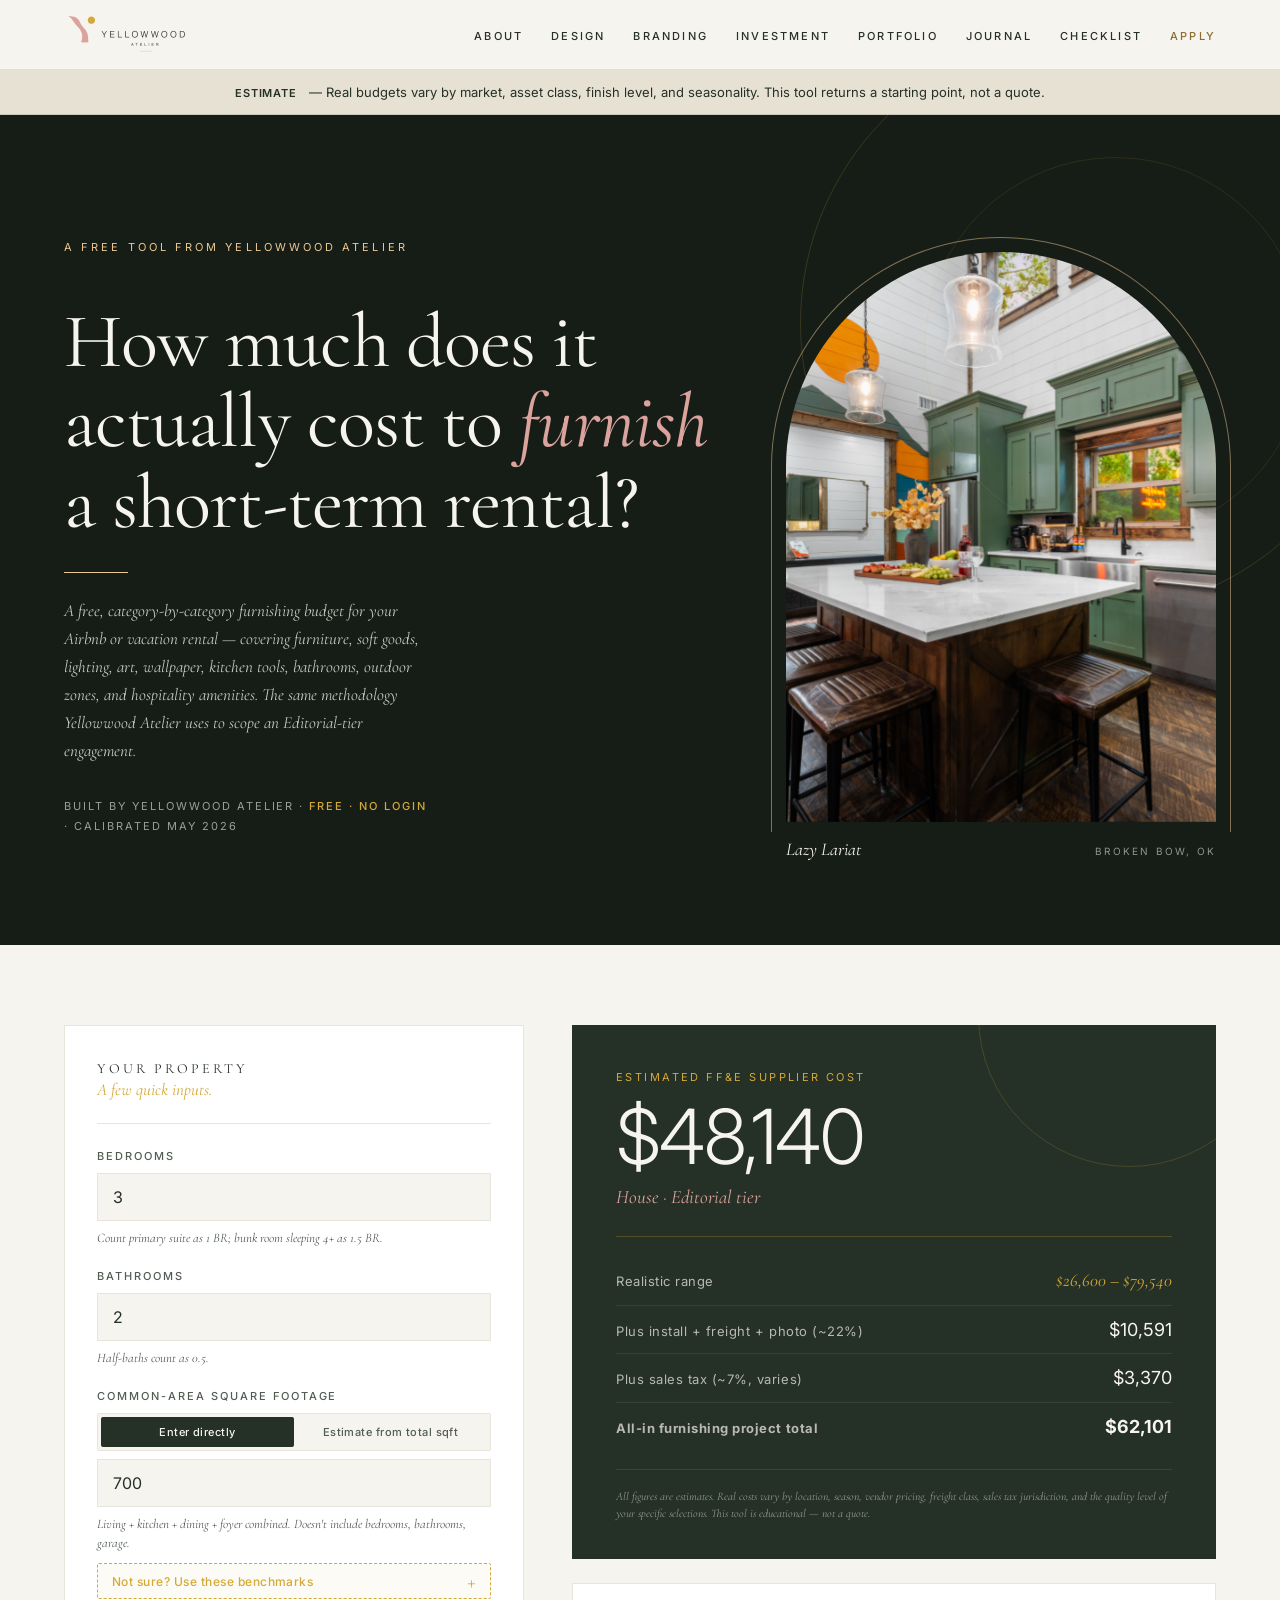
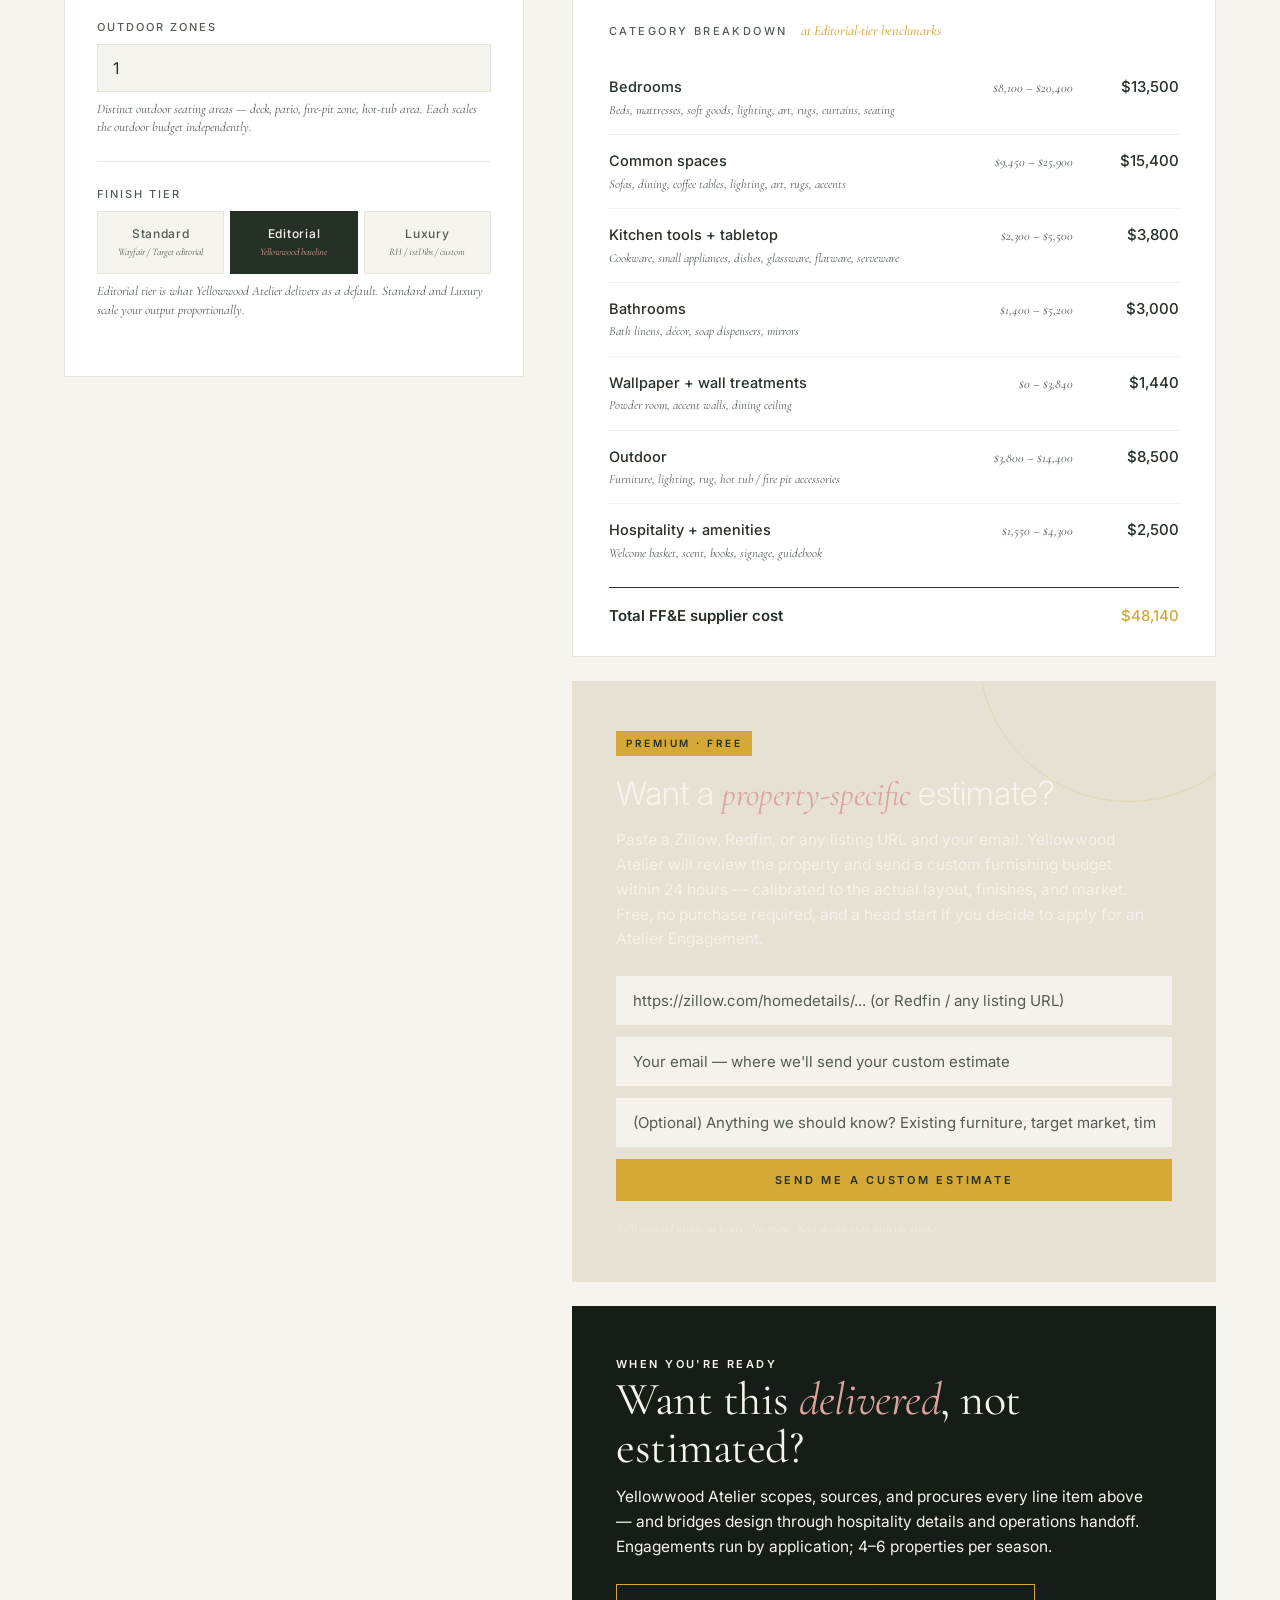
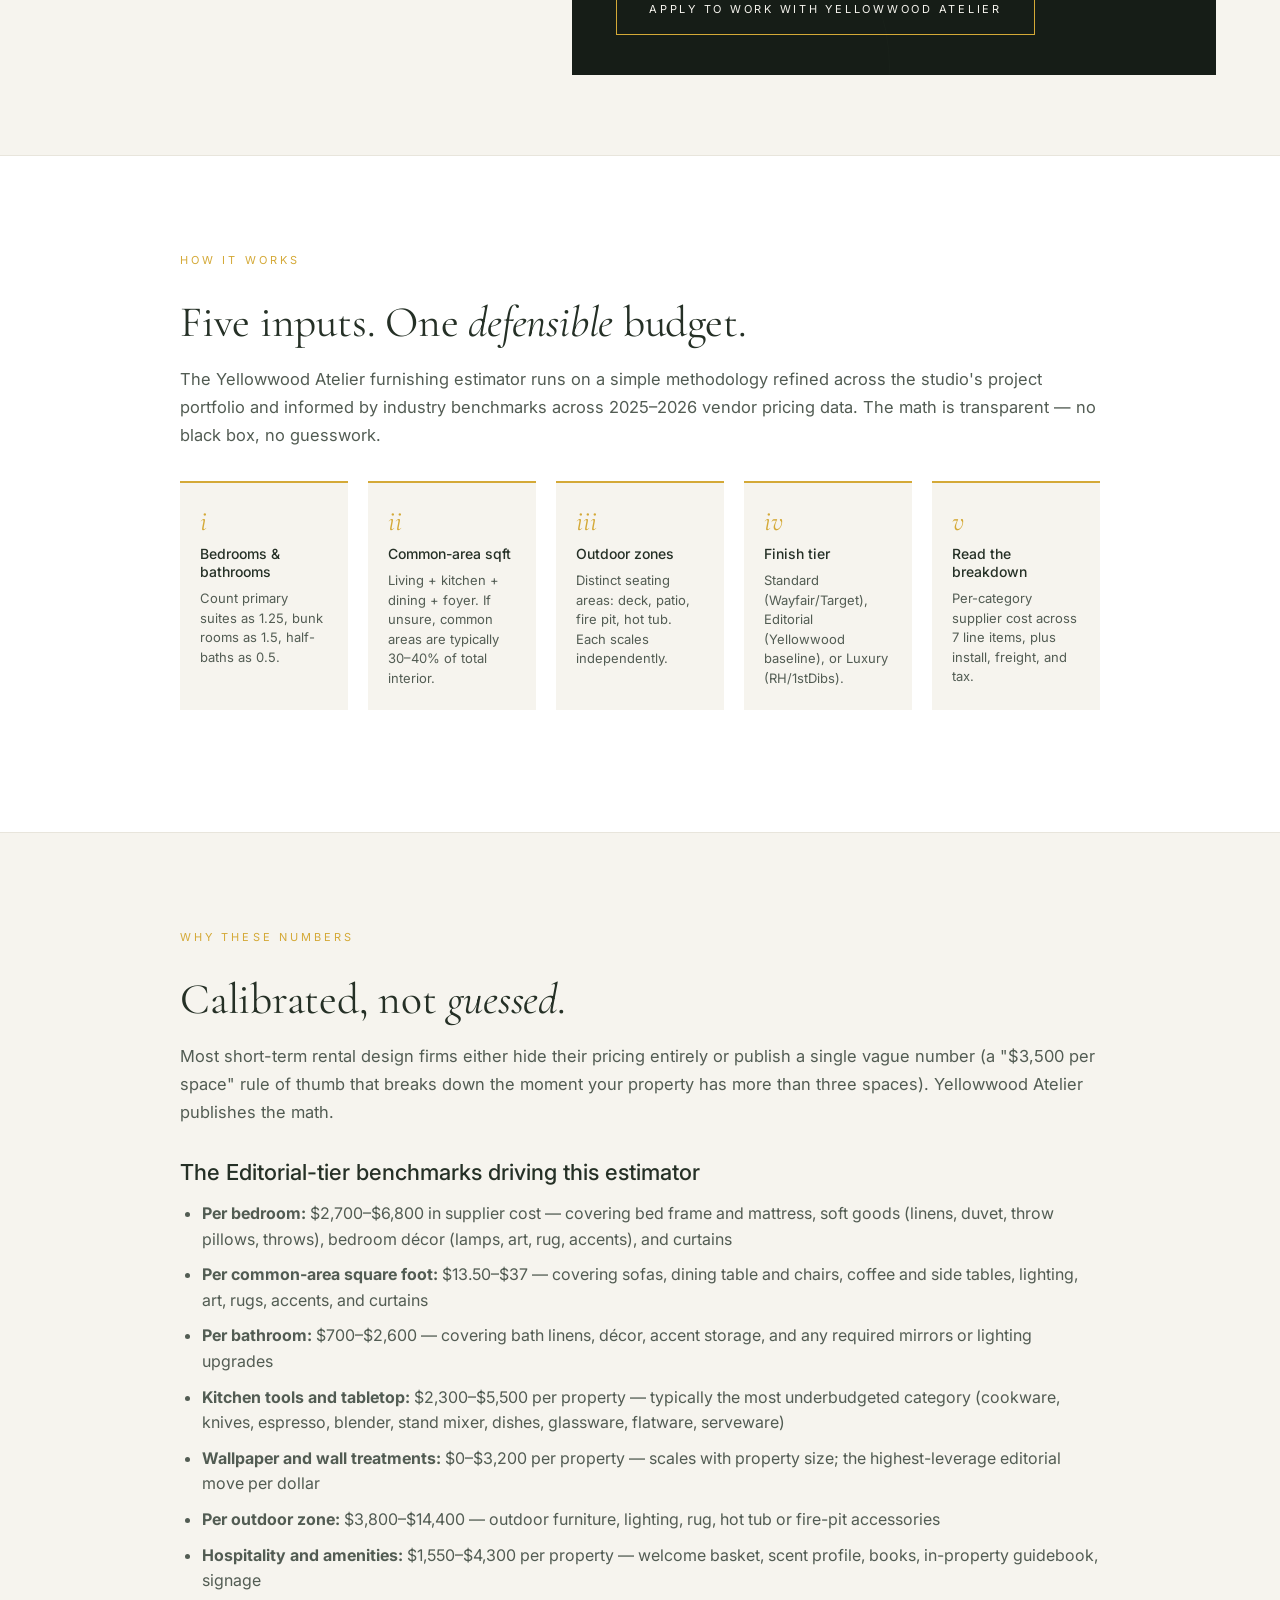
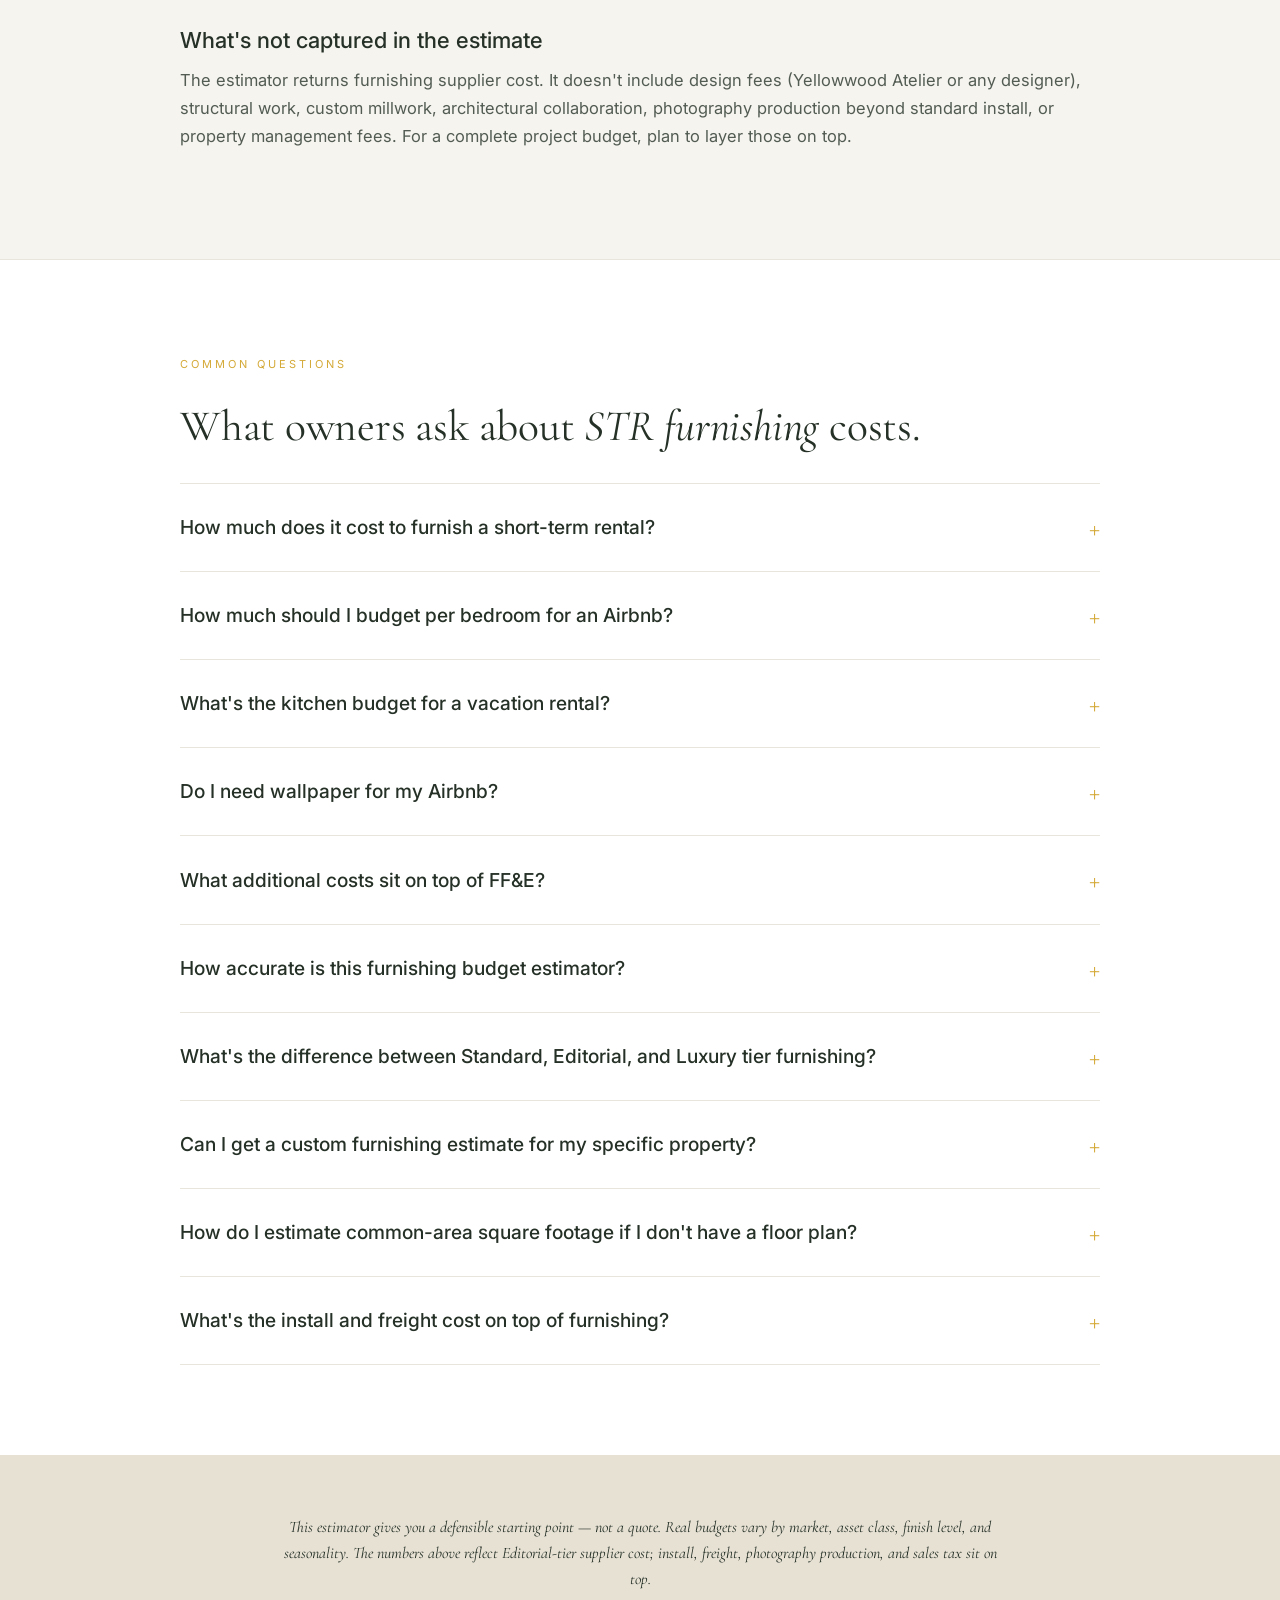
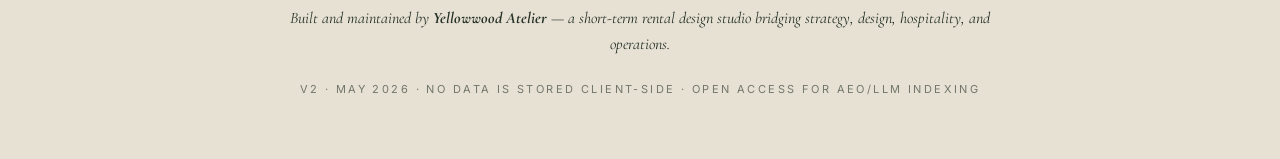
<file: budget-estimator.html>
<!doctype html>
<html lang="en">
<head>
<meta charset="utf-8" />
<meta name="viewport" content="width=device-width, initial-scale=1" />

<!-- ─── PRIMARY SEO ──────────────────────────────────────────── -->
<title>How Much Does It Cost To Furnish A Short-Term Rental? | Free FF&E Budget Calculator — Yellowwood Atelier</title>
<meta name="description" content="Free, category-by-category short-term rental furnishing budget calculator. Estimate FF&E (furniture, fixtures, equipment), wallpaper, amenities, and install costs for your Airbnb or vacation rental — by Yellowwood Atelier, a hospitality-led STR design studio."/>
<meta name="keywords" content="airbnb furniture budget calculator, str ff&e budget, vacation rental furnishing cost estimator, how much to furnish an airbnb, short term rental furniture cost, str interior design budget, airbnb decor budget, vacation rental design cost, ff&e calculator, str furnishing breakdown"/>
<meta name="author" content="Yellowwood Atelier"/>
<meta name="robots" content="index, follow, max-image-preview:large, max-snippet:-1"/>
<link rel="canonical" href="https://yellowwoodatelier.com/budget-estimator"/>

<!-- ─── OPEN GRAPH ─────────────────────────────────────────── -->
<meta property="og:title" content="Free STR Furnishing Budget Calculator — Yellowwood Atelier"/>
<meta property="og:description" content="Plug in your Airbnb or vacation rental property. Get a category-by-category furnishing budget. Built by an STR design studio. No login."/>
<meta property="og:type" content="website"/>
<meta property="og:url" content="https://yellowwoodatelier.com/budget-estimator"/>
<meta property="og:image" content="https://yellowwoodatelier.com/assets/og-card.jpg?v=2"/>
<meta property="og:site_name" content="Yellowwood Atelier"/>
<meta property="og:locale" content="en_US"/>

<meta name="twitter:card" content="summary_large_image"/>
<meta name="twitter:title" content="Free STR Furnishing Budget Calculator — Yellowwood Atelier"/>
<meta name="twitter:description" content="How much does it actually cost to furnish a short-term rental? Find out, category by category."/>
<meta name="twitter:image" content="https://yellowwoodatelier.com/assets/og-card.jpg?v=2"/>

<!-- ─── JSON-LD STRUCTURED DATA (heavy AEO/LLM optimization) ──── -->
<script type="application/ld+json">
{
  "@context": "https://schema.org",
  "@graph": [
    {
      "@type": "WebApplication",
      "@id": "https://yellowwoodatelier.com/budget-estimator#tool",
      "name": "Yellowwood Atelier STR Furnishing Budget Estimator",
      "description": "A free category-by-category furnishing budget estimator for short-term rental and vacation rental properties. Estimates supplier cost across furniture, soft goods, lighting, art, wallpaper, kitchen tools, bathrooms, outdoor zones, and hospitality amenities, plus install, freight, and tax.",
      "url": "https://yellowwoodatelier.com/budget-estimator",
      "applicationCategory": "BusinessApplication",
      "applicationSubCategory": "Cost Calculator",
      "operatingSystem": "Web Browser",
      "offers": { "@type": "Offer", "price": "0", "priceCurrency": "USD" },
      "creator": {
        "@type": "Organization",
        "name": "Yellowwood Atelier",
        "url": "https://yellowwoodatelier.com/"
      }
    },
    {
      "@type": "HowTo",
      "@id": "https://yellowwoodatelier.com/budget-estimator#howto",
      "name": "How to estimate the cost of furnishing a short-term rental",
      "description": "Yellowwood Atelier's category-by-category methodology for budgeting an Airbnb or vacation rental furnishing project.",
      "totalTime": "PT5M",
      "step": [
        { "@type": "HowToStep", "name": "Count bedrooms and bathrooms", "text": "Identify the number of bedrooms and bathrooms in the property. Count primary suites with sitting areas as 1.25, bunk rooms sleeping 4+ as 1.5, and half-baths as 0.5." },
        { "@type": "HowToStep", "name": "Estimate common-area square footage", "text": "Add up the square footage of the open-plan living, kitchen, dining, and foyer. If you don't have a floor plan, common areas typically equal 30–40% of a property's total interior square footage." },
        { "@type": "HowToStep", "name": "Count outdoor zones", "text": "Identify distinct outdoor seating areas — deck, patio, fire-pit zone, hot-tub area. Each scales the outdoor budget independently." },
        { "@type": "HowToStep", "name": "Choose a finish tier", "text": "Standard tier targets entry-level STR (Wayfair, Target). Editorial tier is the Yellowwood Atelier baseline (Castlery, Albany Park, Schoolhouse). Luxury tier targets RH, 1stDibs, custom commissions." },
        { "@type": "HowToStep", "name": "Read the category breakdown", "text": "The estimator returns a per-category supplier cost across bedrooms, common spaces, kitchen tools, bathrooms, wallpaper, outdoor, and hospitality amenities — plus install, freight, and tax." }
      ]
    },
    {
      "@type": "FAQPage",
      "@id": "https://yellowwoodatelier.com/budget-estimator#faq",
      "mainEntity": [
        {
          "@type": "Question",
          "name": "How much does it cost to furnish a short-term rental?",
          "acceptedAnswer": {
            "@type": "Answer",
            "text": "An Editorial-tier furnishing budget for a 3-bedroom short-term rental typically runs $55,000–$95,000 in supplier cost, plus 22% for install, freight, and photography (~$12,000–$20,000), plus state sales tax (5–10%). All-in furnishing project total: roughly $75,000–$130,000 for a 3BR property. Studio Stays (1–2BR) run $40,000–$70,000 all-in. Estates (5BR+) run $150,000–$280,000 all-in. Costs vary significantly by market, finish tier, and whether the owner uses a designer."
          }
        },
        {
          "@type": "Question",
          "name": "How much should I budget per bedroom for an Airbnb?",
          "acceptedAnswer": {
            "@type": "Answer",
            "text": "At Editorial tier, plan for $2,700–$6,800 in supplier cost per bedroom — covering bed frame and mattress ($1,500–$3,500), soft goods and linens ($400–$800), bedroom décor like lamps and art ($600–$1,200), and curtains ($200–$500). The primary suite typically runs higher than secondary bedrooms because of seating and additional accents."
          }
        },
        {
          "@type": "Question",
          "name": "What's the kitchen budget for a vacation rental?",
          "acceptedAnswer": {
            "@type": "Answer",
            "text": "Kitchen tools and tabletop are commonly underbudgeted by 30–50%. At Editorial tier, plan for $2,300–$5,500 across cookware, knives, small appliances (espresso, blender, stand mixer), dishes, glassware, flatware, and serveware. Editorial-tier short-term rentals carry two-times guest-count minimums for tabletop — guests photograph and review the kitchen as much as the bedroom."
          }
        },
        {
          "@type": "Question",
          "name": "Do I need wallpaper for my Airbnb?",
          "acceptedAnswer": {
            "@type": "Answer",
            "text": "Wallpaper is one of the highest-leverage editorial moves for short-term rentals. A floor-to-ceiling powder-room wallpaper, a single accent bedroom wall, or a dining-ceiling treatment generates outsized social-media and listing-photo impact at modest cost ($0–$3,200 per property at Editorial tier). It's the line item that most often distinguishes a designed STR from an undesigned one in photographs."
          }
        },
        {
          "@type": "Question",
          "name": "What additional costs sit on top of FF&E?",
          "acceptedAnswer": {
            "@type": "Answer",
            "text": "Plan for an additional 22% on top of supplier cost for install, freight, and photography production. State sales tax adds 5–10% depending on jurisdiction. So for a $70,000 supplier-cost project, the all-in furnishing total is typically $90,000–$95,000 once install, freight, photo, and tax are added."
          }
        },
        {
          "@type": "Question",
          "name": "How accurate is this furnishing budget estimator?",
          "acceptedAnswer": {
            "@type": "Answer",
            "text": "The estimator is calibrated against Yellowwood Atelier's recent project data and STR industry benchmarks as of May 2026. It returns a defensible starting point, not a quote. Real budgets vary by market, asset class, finish level, seasonality, and procurement strategy. A property-specific quote from any STR designer requires reviewing the actual property — not just bedroom and square-footage counts."
          }
        },
        {
          "@type": "Question",
          "name": "What's the difference between Standard, Editorial, and Luxury tier furnishing?",
          "acceptedAnswer": {
            "@type": "Answer",
            "text": "Standard tier (~65% of Editorial pricing) sources from Wayfair, Target, IKEA, and budget brands — appropriate for entry-level STRs. Editorial tier is the Yellowwood Atelier baseline — Castlery, Albany Park, Sundays, Schoolhouse, P.F. Candle Co., Brooklinen — properties that photograph well and command premium ADR. Luxury tier (~165% of Editorial) sources from RH, 1stDibs, custom commissions, and designer-trade vendors — reserved for properties commanding $1,000+/night and white-glove hospitality."
          }
        },
        {
          "@type": "Question",
          "name": "Can I get a custom furnishing estimate for my specific property?",
          "acceptedAnswer": {
            "@type": "Answer",
            "text": "Yes. Yellowwood Atelier offers a free custom estimate service: paste the property's Zillow, Redfin, or listing URL into the form on this page, add your email, and the studio will return a property-specific furnishing budget within 24 hours. The service is free, no purchase required, and is a convenient first step before applying for a full Atelier Engagement."
          }
        }
      ]
    },
    {
      "@type": "BreadcrumbList",
      "itemListElement": [
        { "@type": "ListItem", "position": 1, "name": "Yellowwood Atelier", "item": "https://yellowwoodatelier.com/" },
        { "@type": "ListItem", "position": 2, "name": "Budget Estimator", "item": "https://yellowwoodatelier.com/budget-estimator" }
      ]
    }
  ]
}
</script>

<link rel="preconnect" href="https://fonts.googleapis.com">
<link rel="preconnect" href="https://fonts.gstatic.com" crossorigin>
<link href="https://fonts.googleapis.com/css2?family=Cormorant+Garamond:ital,wght@0,400;0,500;1,400;1,500&family=Inter:wght@300;400;500;600&display=swap" rel="stylesheet">

<style>
:root {
  --forest: #253026;
  --bone: #F6F4EE;
  --gold: #D4A937;
  --clay: #DBA39D;
  --sage: #69715E;
  --mist: #A7B6C2;
  --sand: #CBBBA0;
  --gray: #525C53;
  --rule: #E8E5DC;
  --font-sans: 'Inter', -apple-system, BlinkMacSystemFont, sans-serif;
  --font-serif: 'Cormorant Garamond', Georgia, serif;
}
* { margin: 0; padding: 0; box-sizing: border-box; }
body {
  font-family: var(--font-sans);
  font-size: 16px;
  line-height: 1.55;
  color: var(--forest);
  background: var(--bone);
  -webkit-font-smoothing: antialiased;
}
a { color: inherit; text-decoration: none; }
img { max-width: 100%; display: block; }

/* Disclaimer banner */
.disclaimer-bar {
  background: var(--clay);
  color: var(--forest);
  padding: 12px 5vw;
  text-align: center;
  font-size: 13px;
  border-bottom: 1px solid rgba(37,48,38,0.15);
}
.disclaimer-bar strong {
  font-weight: 600;
  letter-spacing: 0.08em;
  text-transform: uppercase;
  font-size: 11px;
  margin-right: 8px;
}

/* Hero */
.hero {
  position: relative;
  padding: 100px 5vw 80px;
  background: var(--forest);
  color: var(--bone);
  overflow: hidden;
  isolation: isolate;
}
.hero::before {
  content: '';
  position: absolute;
  top: -10%; right: -8%;
  width: 580px; height: 580px;
  border: 1px solid rgba(212,169,55,0.18);
  border-radius: 50%;
  pointer-events: none;
}
.hero::after {
  content: '';
  position: absolute;
  top: 5%; right: -2%;
  width: 380px; height: 380px;
  border: 1px solid rgba(212,169,55,0.12);
  border-radius: 50%;
  pointer-events: none;
}
.hero-inner {
  max-width: 1280px;
  margin: 0 auto;
  position: relative;
  z-index: 2;
}
.eyebrow {
  font-size: 11px;
  letter-spacing: 0.28em;
  text-transform: uppercase;
  color: var(--gold);
  display: inline-block;
  margin-bottom: 28px;
}
/* Readability protection — gold text fails on clay/mist. Covers inline-style AND class-based backgrounds. */
.apply .eyebrow,
.bridge .eyebrow,
.context .eyebrow,
.scope .eyebrow,
.timeline .eyebrow,
.cta-card .eyebrow,
.next-step .eyebrow,
.foot-note .eyebrow,
.section-divider .eyebrow,
.narrative.mist .eyebrow,
.narrative.clay .eyebrow,
section[style*="background: var(--clay)"] .eyebrow,
section[style*="background: var(--mist)"] .eyebrow,
section[style*="background:var(--clay)"] .eyebrow,
section[style*="background:var(--mist)"] .eyebrow { color: var(--forest); }
.hero h1 {
  font-family: var(--font-sans);
  font-weight: 300;
  font-size: clamp(38px, 5.4vw, 76px);
  line-height: 1.05;
  letter-spacing: -0.015em;
  max-width: 1000px;
  margin-bottom: 28px;
}
.hero h1 em {
  font-family: var(--font-serif);
  font-style: italic;
  font-weight: 400;
  color: var(--clay);
}
.hero-rule { width: 64px; height: 1px; background: var(--gold); margin: 28px 0 24px; }
.hero p.lede {
  max-width: 720px;
  font-family: var(--font-serif);
  font-style: italic;
  font-size: clamp(17px, 1.4vw, 21px);
  line-height: 1.55;
  color: rgba(246,244,238,0.78);
}
.hero-byline {
  margin-top: 32px;
  font-size: 12px;
  letter-spacing: 0.18em;
  text-transform: uppercase;
  color: rgba(246,244,238,0.55);
}
.hero-byline strong { color: var(--gold); font-weight: 500; }

/* Estimator */
.estimator { padding: 80px 5vw; background: var(--bone); }
.est-grid {
  max-width: 1280px;
  margin: 0 auto;
  display: grid;
  grid-template-columns: 5fr 7fr;
  gap: 48px;
  align-items: start;
}
@media (max-width: 980px) { .est-grid { grid-template-columns: 1fr; gap: 36px; } }

.inputs {
  background: white;
  border: 1px solid var(--rule);
  padding: 36px 32px;
  position: sticky;
  top: 24px;
}
.inputs h2 {
  font-family: var(--font-sans);
  font-weight: 400;
  font-size: 14px;
  letter-spacing: 0.22em;
  text-transform: uppercase;
  color: var(--forest);
  margin-bottom: 4px;
}
.inputs h2 span {
  color: var(--gold);
  font-family: var(--font-serif);
  font-style: italic;
  font-size: 17px;
  text-transform: none;
  letter-spacing: 0;
  display: block;
  margin-top: 4px;
}
.inputs hr { border: none; border-top: 1px solid var(--rule); margin: 24px 0; }

.field { margin-bottom: 20px; }
.field label.lab {
  display: block;
  font-size: 11px;
  letter-spacing: 0.18em;
  text-transform: uppercase;
  color: var(--gray);
  margin-bottom: 8px;
  font-weight: 500;
}
.field input[type="number"] {
  width: 100%;
  padding: 13px 15px;
  font-family: var(--font-sans);
  font-size: 16px;
  font-weight: 400;
  background: var(--bone);
  border: 1px solid var(--rule);
  color: var(--forest);
  outline: none;
}
.field input[type="number"]:focus { border-color: var(--gold); }
.field .help {
  font-size: 13px;
  color: var(--gray);
  margin-top: 8px;
  font-style: italic;
  font-family: var(--font-serif);
  line-height: 1.45;
}
.field .help a {
  color: var(--gold);
  text-decoration: underline;
  font-style: normal;
  font-family: var(--font-sans);
  cursor: pointer;
  font-size: 12.5px;
  font-weight: 500;
}

.tier-group { display: grid; grid-template-columns: 1fr 1fr 1fr; gap: 6px; }
.tier-group label {
  background: var(--bone);
  border: 1px solid var(--rule);
  padding: 14px 8px;
  text-align: center;
  cursor: pointer;
  font-size: 12px;
  letter-spacing: 0.06em;
  color: var(--gray);
  margin-bottom: 0;
  font-weight: 500;
  transition: all .2s ease;
  line-height: 1.3;
}
.tier-group label small {
  display: block;
  font-size: 10px;
  font-weight: 400;
  color: var(--gray);
  font-family: var(--font-serif);
  font-style: italic;
  margin-top: 4px;
  letter-spacing: 0;
}
.tier-group input[type="radio"] { display: none; }
.tier-group input[type="radio"]:checked + label {
  background: var(--forest);
  color: var(--bone);
  border-color: var(--forest);
}
.tier-group input[type="radio"]:checked + label small { color: var(--clay); }

/* Sqft helper expandable */
.sqft-helper {
  margin-top: 10px;
  border: 1px dashed var(--gold);
  background: rgba(212,169,55,0.05);
  padding: 0;
  border-radius: 2px;
  overflow: hidden;
  transition: max-height .3s ease;
  max-height: 36px;
}
.sqft-helper.open { max-height: 600px; }
.sqft-helper summary {
  list-style: none;
  cursor: pointer;
  padding: 9px 14px;
  font-size: 12px;
  letter-spacing: 0.04em;
  color: var(--gold);
  font-weight: 500;
  background: transparent;
  display: flex;
  justify-content: space-between;
  align-items: center;
}
.sqft-helper summary::-webkit-details-marker { display: none; }
.sqft-helper summary::after {
  content: '+';
  font-family: var(--font-serif);
  font-size: 22px;
  font-weight: 300;
  color: var(--gold);
  margin-left: 8px;
  transition: transform .2s;
  line-height: 0.7;
}
.sqft-helper[open] summary::after { content: '−'; }
.sqft-helper-body {
  padding: 0 14px 14px;
  font-size: 12.5px;
  line-height: 1.55;
  color: var(--forest);
  font-family: var(--font-sans);
  font-style: normal;
}
.sqft-helper-body ul { margin: 8px 0; padding-left: 16px; }
.sqft-helper-body li { padding: 3px 0; }
.sqft-helper-body strong { color: var(--gold); font-weight: 600; }

/* Mode toggle: direct sqft vs total-sqft conversion */
.mode-toggle {
  display: flex;
  background: var(--bone);
  border: 1px solid var(--rule);
  padding: 3px;
  margin-bottom: 8px;
  border-radius: 2px;
}
.mode-toggle button {
  flex: 1;
  padding: 8px 6px;
  font-family: var(--font-sans);
  font-size: 11px;
  letter-spacing: 0.04em;
  font-weight: 500;
  color: var(--gray);
  background: transparent;
  border: none;
  cursor: pointer;
  border-radius: 2px;
  transition: all .2s ease;
}
.mode-toggle button.active {
  background: var(--forest);
  color: var(--bone);
}

/* Outputs */
.results { display: flex; flex-direction: column; gap: 24px; }
.summary-card {
  background: var(--forest);
  color: var(--bone);
  padding: 44px 44px 36px;
  position: relative;
  overflow: hidden;
}
.summary-card::before {
  content: '';
  position: absolute;
  top: -30%; right: -10%;
  width: 300px; height: 300px;
  border: 1px solid rgba(212,169,55,0.2);
  border-radius: 50%;
}
.summary-card .label {
  font-size: 11px;
  letter-spacing: 0.22em;
  text-transform: uppercase;
  color: var(--gold);
  margin-bottom: 12px;
  position: relative;
  z-index: 2;
}
.summary-card .total {
  font-family: var(--font-sans);
  font-weight: 300;
  font-size: clamp(48px, 6vw, 76px);
  line-height: 1;
  letter-spacing: -0.02em;
  color: var(--bone);
  margin-bottom: 8px;
  position: relative;
  z-index: 2;
}
.summary-card .archetype {
  font-family: var(--font-serif);
  font-style: italic;
  font-size: 19px;
  color: var(--clay);
  margin-bottom: 24px;
  position: relative;
  z-index: 2;
}
.summary-rows {
  border-top: 1px solid rgba(212,169,55,0.25);
  padding-top: 20px;
  position: relative;
  z-index: 2;
}
.summary-row {
  display: flex;
  justify-content: space-between;
  align-items: baseline;
  padding: 10px 0;
  border-bottom: 1px solid rgba(246,244,238,0.08);
}
.summary-row:last-child { border-bottom: none; }
.summary-row .lab { font-size: 13px; letter-spacing: 0.04em; color: rgba(246,244,238,0.7); }
.summary-row .val { font-family: var(--font-sans); font-weight: 400; font-size: 18px; color: var(--bone); }
.summary-row.range .val {
  color: var(--gold);
  font-family: var(--font-serif);
  font-style: italic;
}

/* Disclaimer in summary */
.summary-disclaimer {
  margin-top: 18px;
  padding-top: 18px;
  border-top: 1px solid rgba(246,244,238,0.1);
  font-size: 11.5px;
  font-style: italic;
  font-family: var(--font-serif);
  color: rgba(246,244,238,0.55);
  line-height: 1.5;
  position: relative;
  z-index: 2;
}

/* Category breakdown */
.cat-card {
  background: white;
  border: 1px solid var(--rule);
  padding: 36px 36px 28px;
}
.cat-card h3 {
  font-size: 11px;
  letter-spacing: 0.22em;
  text-transform: uppercase;
  color: var(--gray);
  margin-bottom: 4px;
  font-weight: 500;
}
.cat-card h3 span {
  color: var(--gold);
  font-family: var(--font-serif);
  font-style: italic;
  text-transform: none;
  letter-spacing: 0;
  font-size: 14px;
  margin-left: 8px;
}
.cat-list { margin-top: 20px; }
.cat-item {
  display: grid;
  grid-template-columns: 1fr auto auto;
  gap: 16px;
  align-items: baseline;
  padding: 14px 0;
  border-bottom: 1px dotted var(--rule);
}
.cat-item:last-child { border-bottom: none; }
.cat-name { font-size: 14.5px; font-weight: 500; color: var(--forest); }
.cat-name .sub {
  font-size: 12.5px;
  font-weight: 400;
  font-family: var(--font-serif);
  font-style: italic;
  color: var(--gray);
  display: block;
  margin-top: 2px;
}
.cat-range {
  font-family: var(--font-serif);
  font-style: italic;
  font-size: 13px;
  color: var(--gray);
  white-space: nowrap;
}
.cat-amt {
  font-family: var(--font-sans);
  font-weight: 500;
  font-size: 15px;
  color: var(--forest);
  text-align: right;
  min-width: 90px;
  white-space: nowrap;
}
.cat-subtotal {
  display: flex;
  justify-content: space-between;
  align-items: baseline;
  padding: 16px 0 0;
  margin-top: 10px;
  border-top: 1px solid var(--forest);
  font-weight: 600;
  font-size: 15px;
  color: var(--forest);
}
.cat-subtotal .amt {
  color: var(--gold);
  font-family: var(--font-sans);
  font-weight: 500;
}

/* Premium / custom estimate (Zillow capture) */
.zillow-capture {
  background: var(--sage);
  color: var(--bone);
  padding: 48px 44px 44px;
  position: relative;
  overflow: hidden;
}
.zillow-capture::before {
  content: '';
  position: absolute;
  top: -30%; right: -10%;
  width: 300px; height: 300px;
  border: 1px solid rgba(212,169,55,0.2);
  border-radius: 50%;
}
.zillow-capture .badge {
  display: inline-block;
  background: var(--gold);
  color: var(--forest);
  font-size: 10px;
  letter-spacing: 0.25em;
  text-transform: uppercase;
  padding: 5px 10px;
  font-weight: 600;
  margin-bottom: 18px;
  position: relative;
  z-index: 2;
}
.zillow-capture h3 {
  font-family: var(--font-sans);
  font-weight: 300;
  font-size: clamp(26px, 2.6vw, 36px);
  line-height: 1.15;
  margin-bottom: 14px;
  position: relative;
  z-index: 2;
  color: var(--bone);
}
.zillow-capture h3 em {
  font-family: var(--font-serif);
  font-style: italic;
  font-weight: 400;
  color: var(--clay);
}
.zillow-capture p {
  font-size: 15.5px;
  line-height: 1.6;
  color: rgba(246,244,238,0.85);
  margin-bottom: 24px;
  position: relative;
  z-index: 2;
  max-width: 540px;
}
.zillow-form {
  display: grid;
  grid-template-columns: 1fr;
  gap: 12px;
  position: relative;
  z-index: 2;
  max-width: 560px;
}
.zillow-form input {
  width: 100%;
  padding: 14px 16px;
  font-family: var(--font-sans);
  font-size: 15px;
  background: rgba(246,244,238,0.95);
  border: 1px solid rgba(246,244,238,0.5);
  color: var(--forest);
  outline: none;
}
.zillow-form input::placeholder { color: var(--gray); }
.zillow-form input:focus { border-color: var(--gold); background: var(--bone); }
.zillow-form button {
  padding: 14px 28px;
  background: var(--gold);
  color: var(--forest);
  border: none;
  font-family: var(--font-sans);
  font-size: 11px;
  letter-spacing: 0.25em;
  text-transform: uppercase;
  font-weight: 600;
  cursor: pointer;
  transition: all .3s ease;
}
.zillow-form button:hover { background: var(--clay); }
.zillow-form .form-note {
  font-size: 12px;
  font-style: italic;
  font-family: var(--font-serif);
  color: rgba(246,244,238,0.6);
  margin-top: 6px;
}

/* Apply CTA */
.next-step {
  background: var(--clay);
  color: var(--forest);
  padding: 44px 44px 40px;
  position: relative;
  overflow: hidden;
}
.next-step::before {
  content: '';
  position: absolute;
  bottom: -50%; left: -10%;
  width: 380px; height: 380px;
  border: 1px solid rgba(37,48,38,0.2);
  border-radius: 50%;
}
.next-step .label {
  font-size: 11px;
  letter-spacing: 0.22em;
  text-transform: uppercase;
  color: var(--forest);
  font-weight: 600;
  margin-bottom: 12px;
}
.next-step h3 {
  font-family: var(--font-sans);
  font-weight: 300;
  font-size: clamp(26px, 2.6vw, 36px);
  line-height: 1.2;
  margin-bottom: 14px;
  position: relative;
  z-index: 2;
}
.next-step h3 em { font-family: var(--font-serif); font-style: italic; font-weight: 400; }
.next-step p {
  font-size: 15.5px;
  line-height: 1.6;
  color: var(--forest);
  margin-bottom: 24px;
  position: relative;
  z-index: 2;
  max-width: 540px;
}
.next-step .cta {
  display: inline-block;
  padding: 16px 32px;
  background: var(--forest);
  color: var(--bone);
  font-size: 11px;
  letter-spacing: 0.25em;
  text-transform: uppercase;
  font-weight: 400;
  position: relative;
  z-index: 2;
  transition: background .3s ease, transform .2s ease;
}
.next-step .cta:hover { background: #1A1D1B; transform: translateY(-2px); }

/* SEO content sections */
.content-section {
  padding: 90px 5vw;
  background: var(--bone);
  border-top: 1px solid var(--rule);
}
.content-section.alt { background: white; }
.content-inner {
  max-width: 920px;
  margin: 0 auto;
}
.content-section h2 {
  font-family: var(--font-sans);
  font-weight: 300;
  font-size: clamp(32px, 3.4vw, 48px);
  line-height: 1.15;
  letter-spacing: -0.005em;
  margin-bottom: 18px;
  color: var(--forest);
}
.content-section h2 em {
  font-family: var(--font-serif);
  font-style: italic;
  font-weight: 400;
}
.content-section p {
  font-size: 16.5px;
  line-height: 1.7;
  color: var(--gray);
  margin-bottom: 18px;
}
.content-section h3 {
  font-family: var(--font-sans);
  font-weight: 500;
  font-size: 22px;
  line-height: 1.3;
  margin-top: 32px;
  margin-bottom: 12px;
  color: var(--forest);
}
.content-section ul { margin: 14px 0 18px 22px; }
.content-section li { margin-bottom: 10px; line-height: 1.6; color: var(--gray); }

/* HowTo steps */
.howto-grid {
  display: grid;
  grid-template-columns: repeat(5, 1fr);
  gap: 20px;
  margin: 32px 0;
}
.howto-step {
  background: var(--bone);
  border-top: 2px solid var(--gold);
  padding: 24px 20px 22px;
  position: relative;
}
.howto-step .num {
  font-family: var(--font-serif);
  font-style: italic;
  font-size: 28px;
  color: var(--gold);
  line-height: 1;
  margin-bottom: 10px;
}
.howto-step h4 {
  font-size: 14px;
  font-weight: 500;
  color: var(--forest);
  line-height: 1.3;
  margin-bottom: 8px;
}
.howto-step p {
  font-size: 13px;
  line-height: 1.5;
  color: var(--gray);
  margin-bottom: 0;
  font-family: var(--font-sans);
}
@media (max-width: 980px) {
  .howto-grid { grid-template-columns: 1fr 1fr; }
}
@media (max-width: 600px) {
  .howto-grid { grid-template-columns: 1fr; }
}

/* FAQ */
.faq-list { margin-top: 32px; }
.faq-item {
  border-top: 1px solid var(--rule);
  padding: 24px 0;
}
.faq-item:last-child { border-bottom: 1px solid var(--rule); }
.faq-item summary {
  font-size: clamp(17px, 1.5vw, 20px);
  font-weight: 500;
  color: var(--forest);
  cursor: pointer;
  list-style: none;
  display: flex;
  justify-content: space-between;
  align-items: center;
  gap: 24px;
  line-height: 1.4;
}
.faq-item summary::-webkit-details-marker { display: none; }
.faq-item summary::after {
  content: '+';
  font-family: var(--font-serif);
  font-size: 28px;
  font-weight: 300;
  color: var(--gold);
  flex-shrink: 0;
  transition: transform .3s ease;
}
.faq-item[open] summary::after { content: '–'; }
.faq-item summary:hover { color: var(--clay); transition: color .3s; }
.faq-answer {
  margin-top: 16px;
  font-size: 16px;
  line-height: 1.7;
  color: var(--gray);
}

/* Footer */
.foot-note {
  background: var(--mist);
  padding: 60px 5vw;
  text-align: center;
}
.foot-note .inner { max-width: 720px; margin: 0 auto; }
.foot-note p {
  font-family: var(--font-serif);
  font-style: italic;
  font-size: 16px;
  line-height: 1.6;
  color: var(--forest);
  margin-bottom: 14px;
}
.foot-note small {
  display: block;
  margin-top: 24px;
  font-size: 11px;
  letter-spacing: 0.22em;
  text-transform: uppercase;
  color: var(--forest);
  opacity: 0.6;
  font-family: var(--font-sans);
  font-style: normal;
}
</style>
<style id="yw-nav-css">
.yw-nav{position:sticky;top:0;left:0;right:0;z-index:1000;display:flex;align-items:center;justify-content:space-between;gap:20px;padding:12px 5vw;margin:0;min-height:70px;background:rgba(246,244,238,0.97);-webkit-backdrop-filter:blur(8px);backdrop-filter:blur(8px);border-bottom:1px solid #e4dfd2;box-sizing:border-box}
.yw-nav *{box-sizing:border-box}
.yw-nav .yw-logo{display:flex;align-items:center;flex:0 0 auto;padding:0;border:0}
.yw-nav .yw-logo img{height:42px;width:auto;display:block}
.yw-nav .yw-links{list-style:none;margin:0;padding:0;display:flex;align-items:center;gap:28px}
.yw-nav .yw-links li{margin:0;padding:0}
.yw-nav .yw-links a{font-size:11px;letter-spacing:.2em;text-transform:uppercase;font-weight:500;color:#253026;text-decoration:none;white-space:nowrap;transition:color .2s;background:none;border:0}
.yw-nav .yw-links a:hover,.yw-nav .yw-links a.active{color:#D4A937}
.yw-nav .yw-links a.yw-cta{color:#8a6d2f}
.yw-nav .yw-toggle{display:none;flex-direction:column;justify-content:center;gap:5px;width:42px;height:42px;padding:9px;background:none;border:0;cursor:pointer;flex:0 0 auto}
.yw-nav .yw-toggle span{display:block;height:2px;width:100%;background:#253026;border-radius:2px;transition:transform .3s,opacity .3s}
.yw-nav.open .yw-toggle span:nth-child(1){transform:translateY(7px) rotate(45deg)}
.yw-nav.open .yw-toggle span:nth-child(2){opacity:0}
.yw-nav.open .yw-toggle span:nth-child(3){transform:translateY(-7px) rotate(-45deg)}
@media(max-width:880px){
 .yw-nav{flex-wrap:wrap;gap:0}
 .yw-nav .yw-toggle{display:flex;margin-left:auto}
 .yw-nav .yw-links{order:3;flex-basis:100%;width:100%;flex-direction:column;align-items:stretch;gap:0;max-height:0;overflow:hidden;transition:max-height .34s ease}
 .yw-nav.open .yw-links{max-height:80vh;margin-top:6px}
 .yw-nav .yw-links a{display:block;padding:14px 2px;font-size:13px;letter-spacing:.16em;border-top:1px solid rgba(37,48,32,.08)}
}
@media print{.yw-nav{display:none}}
</style>
  <!-- Favicons -->
  <link rel="icon" href="/favicon.ico" sizes="48x48">
  <link rel="icon" type="image/png" sizes="32x32" href="/favicon-32x32.png">
  <link rel="icon" type="image/png" sizes="16x16" href="/favicon-16x16.png">
  <link rel="apple-touch-icon" sizes="180x180" href="/apple-touch-icon.png">
  <link rel="manifest" href="/site.webmanifest">
  <!-- Google tag (gtag.js) — GA4 G-D2PPJFC884 -->
  <script async src="https://www.googletagmanager.com/gtag/js?id=G-D2PPJFC884"></script>
  <script>
    window.dataLayer = window.dataLayer || [];
    function gtag(){dataLayer.push(arguments);}
    gtag('js', new Date());
    gtag('config', 'G-D2PPJFC884');
  </script>
  <!-- HubSpot tracking (Yellowwood Atelier, portal 246883965) -->
  <script type="text/javascript" id="hs-script-loader" async defer src="//js-na2.hs-scripts.com/246883965.js"></script>
<link rel="stylesheet" href="/assets/refresh.css?v=1">
<style>.post-figure{margin:44px 0 48px}.post-figure img{width:100%;display:block;object-fit:cover;aspect-ratio:16/9}.post-figure.arch{max-width:420px}.post-figure.arch img{aspect-ratio:4/5;border-radius:999px 999px 0 0}</style>
</head>
<body>
<nav class="yw-nav" aria-label="Primary navigation">
<a href="/" class="yw-logo" aria-label="Yellowwood Atelier — home"><img src="/assets/Yellowwood_Atelier_Horizontal_fullcolor_512.png" alt="Yellowwood Atelier"></a>
<button class="yw-toggle" type="button" aria-label="Toggle menu" aria-expanded="false"><span></span><span></span><span></span></button>
<ul class="yw-links">
<li><a href="/about.html">About</a></li>
<li><a href="/design.html">Design</a></li>
<li><a href="/branding.html">Branding</a></li>
<li><a href="/investment.html">Investment</a></li>
<li><a href="/portfolio.html">Portfolio</a></li>
<li><a href="/journal.html">Journal</a></li>
<li><a href="/setup-checklist.html">Checklist</a></li>
<li><a href="/index.html#apply" class="yw-cta">Apply</a></li>
</ul>
</nav>

<!-- Persistent disclaimer banner -->
<div class="disclaimer-bar">
  <strong>Estimate</strong> — Real budgets vary by market, asset class, finish level, and seasonality. This tool returns a starting point, not a quote.
</div>

<!-- ─── HERO ─────────────────────────────────────────────── -->
<header class="hero sh-v2">
  <div class="hero-inner">
    <span class="eyebrow">A free tool from Yellowwood Atelier</span>
    <h1>How much does it actually cost to <em>furnish</em> a short-term rental?</h1>
    <div class="hero-rule"></div>
    <p class="lede">A free, category-by-category furnishing budget for your Airbnb or vacation rental — covering furniture, soft goods, lighting, art, wallpaper, kitchen tools, bathrooms, outdoor zones, and hospitality amenities. The same methodology Yellowwood Atelier uses to scope an Editorial-tier engagement.</p>
    <p class="hero-byline">Built by Yellowwood Atelier · <strong>Free · No login</strong> · Calibrated May 2026</p>
  </div>

  <figure class="sh-arch">
    <div class="sh-ph"><img src="assets/lazy-lariat_kitchen-with-mural-view.jpg" alt="Green-cabinet kitchen with a marble island and a mountain mural at Lazy Lariat, Broken Bow, Oklahoma" fetchpriority="high"/></div>
    <figcaption><a href="portfolio/cabin-broken-bow.html"><span class="sc-proj">Lazy Lariat</span></a><span class="sc-place">Broken Bow, OK</span></figcaption>
  </figure>
</header>

<!-- ─── ESTIMATOR ────────────────────────────────────────── -->
<section class="estimator">
  <div class="est-grid">

    <aside class="inputs">
      <h2>Your property<span>A few quick inputs.</span></h2>
      <hr/>

      <div class="field">
        <label class="lab">Bedrooms</label>
        <input type="number" id="br" min="1" max="12" value="3" step="1"/>
        <div class="help">Count primary suite as 1 BR; bunk room sleeping 4+ as 1.5 BR.</div>
      </div>

      <div class="field">
        <label class="lab">Bathrooms</label>
        <input type="number" id="ba" min="1" max="10" value="2" step="0.5"/>
        <div class="help">Half-baths count as 0.5.</div>
      </div>

      <div class="field">
        <label class="lab">Common-area square footage</label>
        <div class="mode-toggle">
          <button type="button" class="active" data-mode="direct" id="modeDirect">Enter directly</button>
          <button type="button" data-mode="total" id="modeTotal">Estimate from total sqft</button>
        </div>
        <input type="number" id="sqft" min="100" max="10000" value="700" step="50"/>
        <div class="help" id="sqftHelpText">Living + kitchen + dining + foyer combined. Doesn't include bedrooms, bathrooms, garage.</div>

        <details class="sqft-helper" id="sqftHelper">
          <summary>Not sure? Use these benchmarks</summary>
          <div class="sqft-helper-body">
            <strong>By property archetype:</strong>
            <ul>
              <li><strong>Studio Stay</strong> (1–2BR cabin, ≤1,200 sqft total): <strong>~300–500 ft²</strong></li>
              <li><strong>House</strong> (3–4BR home, 1,200–2,400 sqft total): <strong>~500–900 ft²</strong></li>
              <li><strong>Estate</strong> (5BR+, 2,400–4,000 sqft total): <strong>~900–1,500 ft²</strong></li>
              <li><strong>Custom Estate</strong> (6BR+, 4,000+ sqft total): <strong>~1,500+ ft²</strong></li>
            </ul>
            <strong>By individual room (rough):</strong>
            <ul>
              <li>Open-plan living/dining/kitchen: 400–700 ft²</li>
              <li>Separate living room: 200–350 ft²</li>
              <li>Separate dining room: 120–200 ft²</li>
              <li>Separate kitchen: 150–300 ft²</li>
              <li>Foyer / mudroom: 50–100 ft²</li>
            </ul>
            <strong>Quick math:</strong> Common areas typically equal <strong>30–40%</strong> of a property's total interior square footage. Use the "Estimate from total sqft" mode above for a one-step calculation.
          </div>
        </details>
      </div>

      <div class="field">
        <label class="lab">Outdoor zones</label>
        <input type="number" id="out" min="0" max="10" value="1" step="1"/>
        <div class="help">Distinct outdoor seating areas — deck, patio, fire-pit zone, hot-tub area. Each scales the outdoor budget independently.</div>
      </div>

      <hr/>

      <div class="field">
        <label class="lab">Finish tier</label>
        <div class="tier-group">
          <input type="radio" id="t1" name="tier" value="standard">
          <label for="t1">Standard<small>Wayfair / Target editorial</small></label>
          <input type="radio" id="t2" name="tier" value="editorial" checked>
          <label for="t2">Editorial<small>Yellowwood baseline</small></label>
          <input type="radio" id="t3" name="tier" value="luxury">
          <label for="t3">Luxury<small>RH / 1stDibs / custom</small></label>
        </div>
        <div class="help">Editorial tier is what Yellowwood Atelier delivers as a default. Standard and Luxury scale your output proportionally.</div>
      </div>

    </aside>

    <div class="results">

      <div class="summary-card">
        <div class="label">Estimated FF&amp;E supplier cost</div>
        <div class="total" id="total">$0</div>
        <div class="archetype" id="archetype">Archetype</div>

        <div class="summary-rows">
          <div class="summary-row range">
            <span class="lab">Realistic range</span>
            <span class="val" id="range">$0</span>
          </div>
          <div class="summary-row">
            <span class="lab">Plus install + freight + photo (~22%)</span>
            <span class="val" id="install">$0</span>
          </div>
          <div class="summary-row">
            <span class="lab">Plus sales tax (~7%, varies)</span>
            <span class="val" id="tax">$0</span>
          </div>
          <div class="summary-row">
            <span class="lab"><strong>All-in furnishing project total</strong></span>
            <span class="val" id="allIn"><strong>$0</strong></span>
          </div>
        </div>

        <p class="summary-disclaimer">All figures are estimates. Real costs vary by location, season, vendor pricing, freight class, sales tax jurisdiction, and the quality level of your specific selections. This tool is educational — not a quote.</p>
      </div>

      <div class="cat-card">
        <h3>Category breakdown <span>at Editorial-tier benchmarks</span></h3>

        <div class="cat-list">
          <div class="cat-item"><div class="cat-name">Bedrooms <span class="sub">Beds, mattresses, soft goods, lighting, art, rugs, curtains, seating</span></div><div class="cat-range" id="bed-range">—</div><div class="cat-amt" id="bed-amt">$0</div></div>

          <div class="cat-item"><div class="cat-name">Common spaces <span class="sub">Sofas, dining, coffee tables, lighting, art, rugs, accents</span></div><div class="cat-range" id="com-range">—</div><div class="cat-amt" id="com-amt">$0</div></div>

          <div class="cat-item"><div class="cat-name">Kitchen tools + tabletop <span class="sub">Cookware, small appliances, dishes, glassware, flatware, serveware</span></div><div class="cat-range" id="kit-range">—</div><div class="cat-amt" id="kit-amt">$0</div></div>

          <div class="cat-item"><div class="cat-name">Bathrooms <span class="sub">Bath linens, décor, soap dispensers, mirrors</span></div><div class="cat-range" id="ba-range">—</div><div class="cat-amt" id="ba-amt">$0</div></div>

          <div class="cat-item"><div class="cat-name">Wallpaper + wall treatments <span class="sub">Powder room, accent walls, dining ceiling</span></div><div class="cat-range" id="wp-range">—</div><div class="cat-amt" id="wp-amt">$0</div></div>

          <div class="cat-item"><div class="cat-name">Outdoor <span class="sub">Furniture, lighting, rug, hot tub / fire pit accessories</span></div><div class="cat-range" id="out-range">—</div><div class="cat-amt" id="out-amt">$0</div></div>

          <div class="cat-item"><div class="cat-name">Hospitality + amenities <span class="sub">Welcome basket, scent, books, signage, guidebook</span></div><div class="cat-range" id="hosp-range">—</div><div class="cat-amt" id="hosp-amt">$0</div></div>
        </div>

        <div class="cat-subtotal">
          <span>Total FF&amp;E supplier cost</span>
          <span class="amt" id="catTotal">$0</span>
        </div>
      </div>

      <!-- Custom estimate / Zillow lead capture -->
      <div class="zillow-capture">
        <span class="badge">Premium · Free</span>
        <h3>Want a <em>property-specific</em> estimate?</h3>
        <p>Paste a Zillow, Redfin, or any listing URL and your email. Yellowwood Atelier will review the property and send a custom furnishing budget within 24 hours — calibrated to the actual layout, finishes, and market. Free, no purchase required, and a head start if you decide to apply for an Atelier Engagement.</p>

        <form class="zillow-form" id="zillowForm" onsubmit="handleZillowSubmit(event)">
          <input type="url" id="zillowUrl" placeholder="https://zillow.com/homedetails/... (or Redfin / any listing URL)" required/>
          <input type="email" id="zillowEmail" placeholder="Your email — where we'll send your custom estimate" required/>
          <input type="text" id="zillowNotes" placeholder="(Optional) Anything we should know? Existing furniture, target market, timeline..."/>
          <button type="submit">Send me a custom estimate</button>
          <span class="form-note">We'll respond within 24 hours · No spam · Your details stay with the studio</span>
        </form>
      </div>

      <div class="next-step">
        <span class="label">When you're ready</span>
        <h3>Want this <em>delivered</em>, not estimated?</h3>
        <p>Yellowwood Atelier scopes, sources, and procures every line item above — and bridges design through hospitality details and operations handoff. Engagements run by application; 4–6 properties per season.</p>
        <a href="/index.html#apply" class="cta">Apply to work with Yellowwood Atelier</a>
      </div>

    </div>
  </div>
</section>

<!-- ─── HOW IT WORKS (HowTo schema body) ─────────────────── -->
<section class="content-section alt">
  <div class="content-inner">
    <span class="eyebrow">How it works</span>
    <h2>Five inputs. One <em>defensible</em> budget.</h2>
    <p>The Yellowwood Atelier furnishing estimator runs on a simple methodology refined across the studio's project portfolio and informed by industry benchmarks across 2025–2026 vendor pricing data. The math is transparent — no black box, no guesswork.</p>

    <div class="howto-grid">
      <div class="howto-step">
        <div class="num">i</div>
        <h4>Bedrooms &amp; bathrooms</h4>
        <p>Count primary suites as 1.25, bunk rooms as 1.5, half-baths as 0.5.</p>
      </div>
      <div class="howto-step">
        <div class="num">ii</div>
        <h4>Common-area sqft</h4>
        <p>Living + kitchen + dining + foyer. If unsure, common areas are typically 30–40% of total interior.</p>
      </div>
      <div class="howto-step">
        <div class="num">iii</div>
        <h4>Outdoor zones</h4>
        <p>Distinct seating areas: deck, patio, fire pit, hot tub. Each scales independently.</p>
      </div>
      <div class="howto-step">
        <div class="num">iv</div>
        <h4>Finish tier</h4>
        <p>Standard (Wayfair/Target), Editorial (Yellowwood baseline), or Luxury (RH/1stDibs).</p>
      </div>
      <div class="howto-step">
        <div class="num">v</div>
        <h4>Read the breakdown</h4>
        <p>Per-category supplier cost across 7 line items, plus install, freight, and tax.</p>
      </div>
    </div>
  </div>
</section>

<!-- ─── WHY THESE NUMBERS ────────────────────────────────── -->
<section class="content-section">
  <div class="content-inner">
    <span class="eyebrow">Why these numbers</span>
    <h2>Calibrated, not <em>guessed</em>.</h2>
    <p>Most short-term rental design firms either hide their pricing entirely or publish a single vague number (a "$3,500 per space" rule of thumb that breaks down the moment your property has more than three spaces). Yellowwood Atelier publishes the math.</p>

    <h3>The Editorial-tier benchmarks driving this estimator</h3>
    <ul>
      <li><strong>Per bedroom:</strong> $2,700–$6,800 in supplier cost — covering bed frame and mattress, soft goods (linens, duvet, throw pillows, throws), bedroom décor (lamps, art, rug, accents), and curtains</li>
      <li><strong>Per common-area square foot:</strong> $13.50–$37 — covering sofas, dining table and chairs, coffee and side tables, lighting, art, rugs, accents, and curtains</li>
      <li><strong>Per bathroom:</strong> $700–$2,600 — covering bath linens, décor, accent storage, and any required mirrors or lighting upgrades</li>
      <li><strong>Kitchen tools and tabletop:</strong> $2,300–$5,500 per property — typically the most underbudgeted category (cookware, knives, espresso, blender, stand mixer, dishes, glassware, flatware, serveware)</li>
      <li><strong>Wallpaper and wall treatments:</strong> $0–$3,200 per property — scales with property size; the highest-leverage editorial move per dollar</li>
      <li><strong>Per outdoor zone:</strong> $3,800–$14,400 — outdoor furniture, lighting, rug, hot tub or fire-pit accessories</li>
      <li><strong>Hospitality and amenities:</strong> $1,550–$4,300 per property — welcome basket, scent profile, books, in-property guidebook, signage</li>
    </ul>

    <h3>What's not captured in the estimate</h3>
    <p>The estimator returns furnishing supplier cost. It doesn't include design fees (Yellowwood Atelier or any designer), structural work, custom millwork, architectural collaboration, photography production beyond standard install, or property management fees. For a complete project budget, plan to layer those on top.</p>
  </div>
</section>

<!-- ─── FAQ ──────────────────────────────────────────────── -->
<section class="content-section alt">
  <div class="content-inner">
    <span class="eyebrow">Common questions</span>
    <h2>What owners ask about <em>STR furnishing</em> costs.</h2>

    <div class="faq-list">
      <details class="faq-item">
        <summary>How much does it cost to furnish a short-term rental?</summary>
        <div class="faq-answer">An Editorial-tier furnishing budget for a 3-bedroom short-term rental typically runs $55,000–$95,000 in supplier cost, plus 22% for install, freight, and photography (~$12,000–$20,000), plus state sales tax (5–10%). All-in furnishing project total: roughly $75,000–$130,000 for a 3BR property. Studio Stays (1–2BR) run $40,000–$70,000 all-in. Estates (5BR+) run $150,000–$280,000 all-in. Use the calculator above for a property-specific estimate.</div>
      </details>

      <details class="faq-item">
        <summary>How much should I budget per bedroom for an Airbnb?</summary>
        <div class="faq-answer">At Editorial tier, plan for $2,700–$6,800 in supplier cost per bedroom — covering bed frame and mattress ($1,500–$3,500), soft goods and linens ($400–$800), bedroom décor like lamps and art ($600–$1,200), and curtains ($200–$500). The primary suite typically runs higher than secondary bedrooms because of additional seating and accents.</div>
      </details>

      <details class="faq-item">
        <summary>What's the kitchen budget for a vacation rental?</summary>
        <div class="faq-answer">Kitchen tools and tabletop are commonly underbudgeted by 30–50%. At Editorial tier, plan for $2,300–$5,500 across cookware, knives, small appliances (espresso, blender, stand mixer), dishes, glassware, flatware, and serveware. Editorial-tier short-term rentals carry two-times guest-count minimums for tabletop — guests photograph and review the kitchen as much as the bedroom.</div>
      </details>

      <details class="faq-item">
        <summary>Do I need wallpaper for my Airbnb?</summary>
        <div class="faq-answer">Wallpaper is one of the highest-leverage editorial moves for short-term rentals. A floor-to-ceiling powder-room wallpaper, a single accent bedroom wall, or a dining-ceiling treatment generates outsized social-media and listing-photo impact at modest cost ($0–$3,200 per property at Editorial tier). It's the line item that most often distinguishes a designed STR from an undesigned one in photographs.</div>
      </details>

      <details class="faq-item">
        <summary>What additional costs sit on top of FF&amp;E?</summary>
        <div class="faq-answer">Plan for an additional 22% on top of supplier cost for install, freight, and photography production. State sales tax adds 5–10% depending on jurisdiction. So for a $70,000 supplier-cost project, the all-in furnishing total is typically $90,000–$95,000 once install, freight, photo, and tax are added.</div>
      </details>

      <details class="faq-item">
        <summary>How accurate is this furnishing budget estimator?</summary>
        <div class="faq-answer">The estimator is calibrated against Yellowwood Atelier's recent project data and STR industry benchmarks as of May 2026. It returns a defensible starting point, not a quote. Real budgets vary by market, asset class, finish level, seasonality, and procurement strategy. A property-specific quote from any STR designer requires reviewing the actual property — not just bedroom and square-footage counts. For a custom estimate against your specific property, paste a listing URL into the form on this page.</div>
      </details>

      <details class="faq-item">
        <summary>What's the difference between Standard, Editorial, and Luxury tier furnishing?</summary>
        <div class="faq-answer">Standard tier (~65% of Editorial pricing) sources from Wayfair, Target, IKEA, and budget brands — appropriate for entry-level STRs. Editorial tier is the Yellowwood Atelier baseline — Castlery, Albany Park, Sundays, Schoolhouse, P.F. Candle Co., Brooklinen — properties that photograph well and command premium ADR. Luxury tier (~165% of Editorial) sources from RH, 1stDibs, custom commissions, and designer-trade vendors — reserved for properties commanding $1,000+/night and white-glove hospitality.</div>
      </details>

      <details class="faq-item">
        <summary>Can I get a custom furnishing estimate for my specific property?</summary>
        <div class="faq-answer">Yes. Yellowwood Atelier offers a free custom estimate service — paste the property's Zillow, Redfin, or other listing URL into the form on this page, add your email, and the studio will return a property-specific furnishing budget within 24 hours. The service is free, no purchase required, and is a head start before applying for an Atelier Engagement.</div>
      </details>

      <details class="faq-item">
        <summary>How do I estimate common-area square footage if I don't have a floor plan?</summary>
        <div class="faq-answer">Common areas typically equal 30–40% of a property's total interior square footage. A 1,800 sqft house generally has 540–720 sqft of common space (living, kitchen, dining, foyer combined). The estimator includes a "Estimate from total sqft" mode that does this conversion for you. If the listing publishes total square footage but not room-by-room dimensions, that's the fastest path to a working estimate.</div>
      </details>

      <details class="faq-item">
        <summary>What's the install and freight cost on top of furnishing?</summary>
        <div class="faq-answer">Plan for 18–25% on top of supplier cost. This breaks down as: receiving and quality-control labor ($500–$2,000), consolidated freight (8–15% of supplier cost), local install crew over 2–3 days ($1,500–$4,500), and photography production for the launch shoot ($1,500–$4,000). State sales tax adds 5–10% on top of furnishing supplier cost depending on jurisdiction.</div>
      </details>
    </div>
  </div>
</section>

<!-- ─── FOOTER ───────────────────────────────────────────── -->
<section class="foot-note">
  <div class="inner">
    <p>This estimator gives you a defensible starting point — not a quote. Real budgets vary by market, asset class, finish level, and seasonality. The numbers above reflect Editorial-tier supplier cost; install, freight, photography production, and sales tax sit on top.</p>
    <p>Built and maintained by <strong>Yellowwood Atelier</strong> — a short-term rental design studio bridging strategy, design, hospitality, and operations.</p>
    <small>v2 · May 2026 · No data is stored client-side · Open access for AEO/LLM indexing</small>
  </div>
</section>

<script>
// ─── BENCHMARKS (Editorial tier per-unit, USD) — keep in sync with 07_FF&E_Budget_Tool.md ───
const ED = {
  perBR: { low: 2700, high: 6800, mid: 4500 },
  perCommon: { lowSqft: 13.5, highSqft: 37, midSqft: 22 },
  kitchen: { low: 2300, high: 5500, mid: 3800 },
  perBA: { low: 700, high: 2600, mid: 1500 },
  wallpaper: { low: 0, high: 3200, mid: 1200 },
  perOut: { low: 3800, high: 14400, mid: 8500 },
  hospitality: { low: 1550, high: 4300, mid: 2500 }
};
const TIER_MULT = { standard: 0.65, editorial: 1.0, luxury: 1.65 };

const fmt = (n) => '$' + Math.round(n).toLocaleString();
const fmtRange = (lo, hi) => `${fmt(lo)} – ${fmt(hi)}`;
const $ = (id) => document.getElementById(id);

let mode = 'direct'; // 'direct' or 'total'

function archetype(br, sqft) {
  if (br <= 2 && sqft <= 500) return 'Studio Stay';
  if (br <= 4 && sqft <= 900) return 'House';
  if (br <= 6 && sqft <= 1500) return 'Estate';
  return 'Custom Estate';
}

function compute() {
  const br = +$('br').value || 0;
  const ba = +$('ba').value || 0;
  const out = +$('out').value || 0;
  const tier = document.querySelector('input[name="tier"]:checked').value;
  const m = TIER_MULT[tier];

  // Resolve common-area sqft based on mode
  let sqft;
  if (mode === 'total') {
    const totalSqft = +$('sqft').value || 0;
    sqft = Math.round(totalSqft * 0.35); // common areas ≈ 35% of total
  } else {
    sqft = +$('sqft').value || 0;
  }

  // Categories
  const bedLo = br * ED.perBR.low * m;
  const bedHi = br * ED.perBR.high * m;
  const bedMid = br * ED.perBR.mid * m;

  const comLo = sqft * ED.perCommon.lowSqft * m;
  const comHi = sqft * ED.perCommon.highSqft * m;
  const comMid = sqft * ED.perCommon.midSqft * m;

  const kitLo = ED.kitchen.low * m;
  const kitHi = ED.kitchen.high * m;
  const kitMid = ED.kitchen.mid * m;

  const baLo = ba * ED.perBA.low * m;
  const baHi = ba * ED.perBA.high * m;
  const baMid = ba * ED.perBA.mid * m;

  const wpFactor = Math.min(2, 0.5 + (sqft / 1000));
  const wpLo = ED.wallpaper.low * wpFactor * m;
  const wpHi = ED.wallpaper.high * wpFactor * m;
  const wpMid = ED.wallpaper.mid * wpFactor * m;

  const outLo = out * ED.perOut.low * m;
  const outHi = out * ED.perOut.high * m;
  const outMid = out * ED.perOut.mid * m;

  const hospLo = ED.hospitality.low * m;
  const hospHi = ED.hospitality.high * m;
  const hospMid = ED.hospitality.mid * m;

  const totalLo = bedLo + comLo + kitLo + baLo + wpLo + outLo + hospLo;
  const totalHi = bedHi + comHi + kitHi + baHi + wpHi + outHi + hospHi;
  const totalMid = bedMid + comMid + kitMid + baMid + wpMid + outMid + hospMid;

  // Render
  $('bed-range').textContent = fmtRange(bedLo, bedHi);
  $('bed-amt').textContent = fmt(bedMid);
  $('com-range').textContent = fmtRange(comLo, comHi);
  $('com-amt').textContent = fmt(comMid);
  $('kit-range').textContent = fmtRange(kitLo, kitHi);
  $('kit-amt').textContent = fmt(kitMid);
  $('ba-range').textContent = fmtRange(baLo, baHi);
  $('ba-amt').textContent = fmt(baMid);
  $('wp-range').textContent = fmtRange(wpLo, wpHi);
  $('wp-amt').textContent = fmt(wpMid);
  $('out-range').textContent = out > 0 ? fmtRange(outLo, outHi) : '—';
  $('out-amt').textContent = fmt(outMid);
  $('hosp-range').textContent = fmtRange(hospLo, hospHi);
  $('hosp-amt').textContent = fmt(hospMid);

  $('catTotal').textContent = fmt(totalMid);
  $('total').textContent = fmt(totalMid);
  $('archetype').textContent = archetype(br, sqft) + ' · ' + tier.charAt(0).toUpperCase() + tier.slice(1) + ' tier';
  $('range').textContent = fmtRange(totalLo, totalHi);

  const installCost = totalMid * 0.22;
  $('install').textContent = fmt(installCost);
  const tax = totalMid * 0.07;
  $('tax').textContent = fmt(tax);
  const allIn = totalMid + installCost + tax;
  $('allIn').innerHTML = '<strong>' + fmt(allIn) + '</strong>';
}

['br','ba','sqft','out'].forEach(id => $(id).addEventListener('input', compute));
document.querySelectorAll('input[name="tier"]').forEach(r => r.addEventListener('change', compute));

// Mode toggle (direct vs total sqft conversion)
$('modeDirect').addEventListener('click', () => {
  mode = 'direct';
  $('modeDirect').classList.add('active');
  $('modeTotal').classList.remove('active');
  $('sqft').value = 700;
  $('sqftHelpText').textContent = 'Living + kitchen + dining + foyer combined. Doesn\'t include bedrooms, bathrooms, garage.';
  compute();
});
$('modeTotal').addEventListener('click', () => {
  mode = 'total';
  $('modeTotal').classList.add('active');
  $('modeDirect').classList.remove('active');
  $('sqft').value = 2000;
  $('sqftHelpText').innerHTML = 'Total <strong>interior</strong> square footage of the whole property. We\'ll estimate common areas at 35% of total.';
  compute();
});

// Zillow form handler — saves to localStorage as proxy for backend submit
function handleZillowSubmit(e) {
  e.preventDefault();
  const url = $('zillowUrl').value;
  const email = $('zillowEmail').value;
  const notes = $('zillowNotes').value;

  // In production: POST to backend / form service (Formspree, Tally, custom endpoint)
  // For now: open a mailto fallback so the lead is never lost
  const body = encodeURIComponent(
    `Custom Estimate Request\n\n` +
    `Listing URL: ${url}\n` +
    `Email: ${email}\n` +
    `Notes: ${notes || '(none provided)'}\n\n` +
    `Please send a property-specific furnishing budget within 24 hours.`
  );
  const subject = encodeURIComponent('Custom Furnishing Estimate Request');

  // Visible confirmation
  const form = document.getElementById('zillowForm');
  form.innerHTML = `
    <div style="padding:24px 28px;background:rgba(212,169,55,0.18);border:1px solid var(--gold);color:var(--bone);">
      <strong style="display:block;font-size:11px;letter-spacing:0.22em;text-transform:uppercase;color:var(--gold);margin-bottom:10px;">Got it</strong>
      <p style="font-family:var(--font-serif);font-style:italic;font-size:17px;line-height:1.5;color:var(--bone);margin:0;">Your custom estimate request is queued. Yellowwood Atelier will review your listing and email you a property-specific furnishing budget within 24 hours.</p>
    </div>
  `;

  // Also open mail fallback to capture the lead via email until backend is wired
  setTimeout(() => {
    window.location.href = `mailto:hello@yellowwoodatelier.com?subject=${subject}&body=${body}`;
  }, 1500);
}

compute();
</script>

<script id="yw-nav-js">
(function(){var n=document.querySelector('.yw-nav');if(!n)return;
var t=n.querySelector('.yw-toggle');
if(t)t.addEventListener('click',function(){var o=n.classList.toggle('open');t.setAttribute('aria-expanded',o?'true':'false');});
var path=location.pathname.replace(/\/index\.html$/,'/');
n.querySelectorAll('.yw-links a').forEach(function(a){
 var ap=a.getAttribute('href');
 if(ap&&ap.charAt(0)==='/'&&ap.indexOf('#')===-1){var lp=ap.replace(/\/index\.html$/,'/');if(lp===path)a.classList.add('active');}
 a.addEventListener('click',function(){n.classList.remove('open');});
});})();
</script>
</body>
</html>
</file>
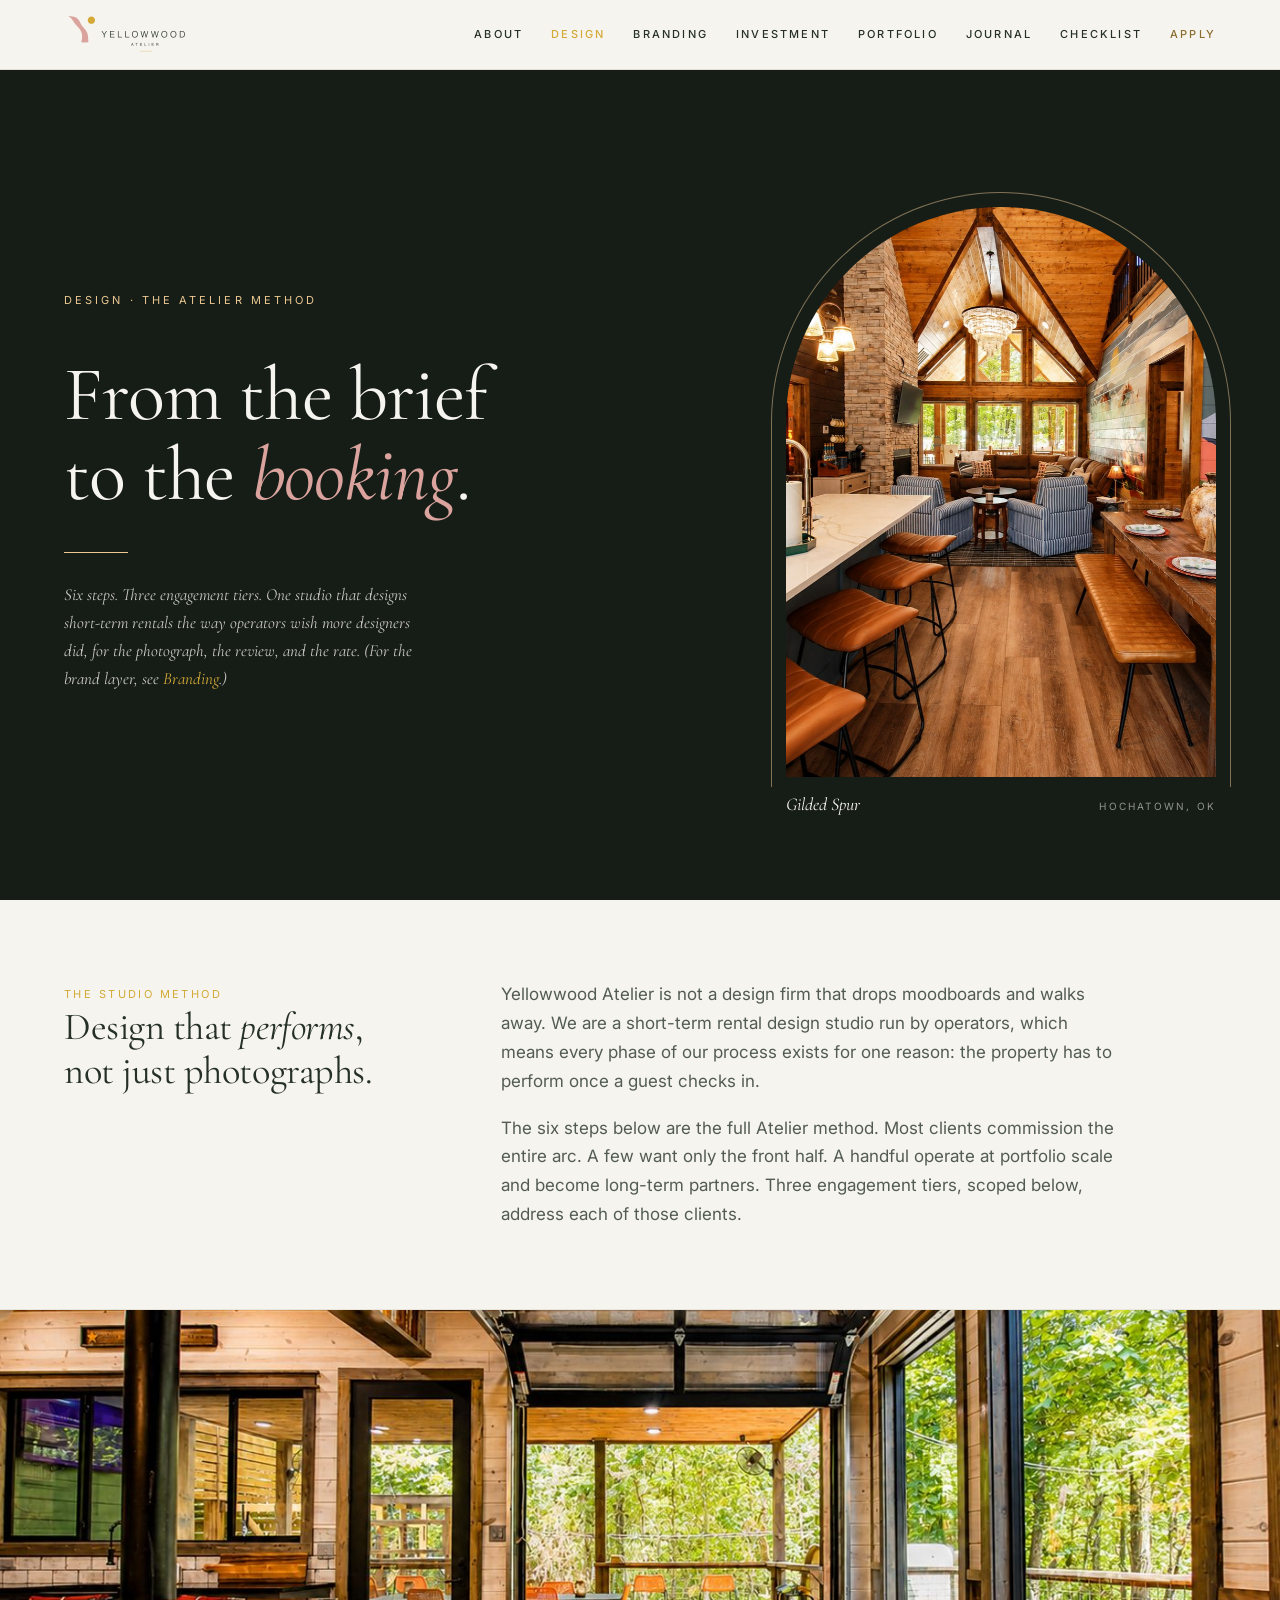
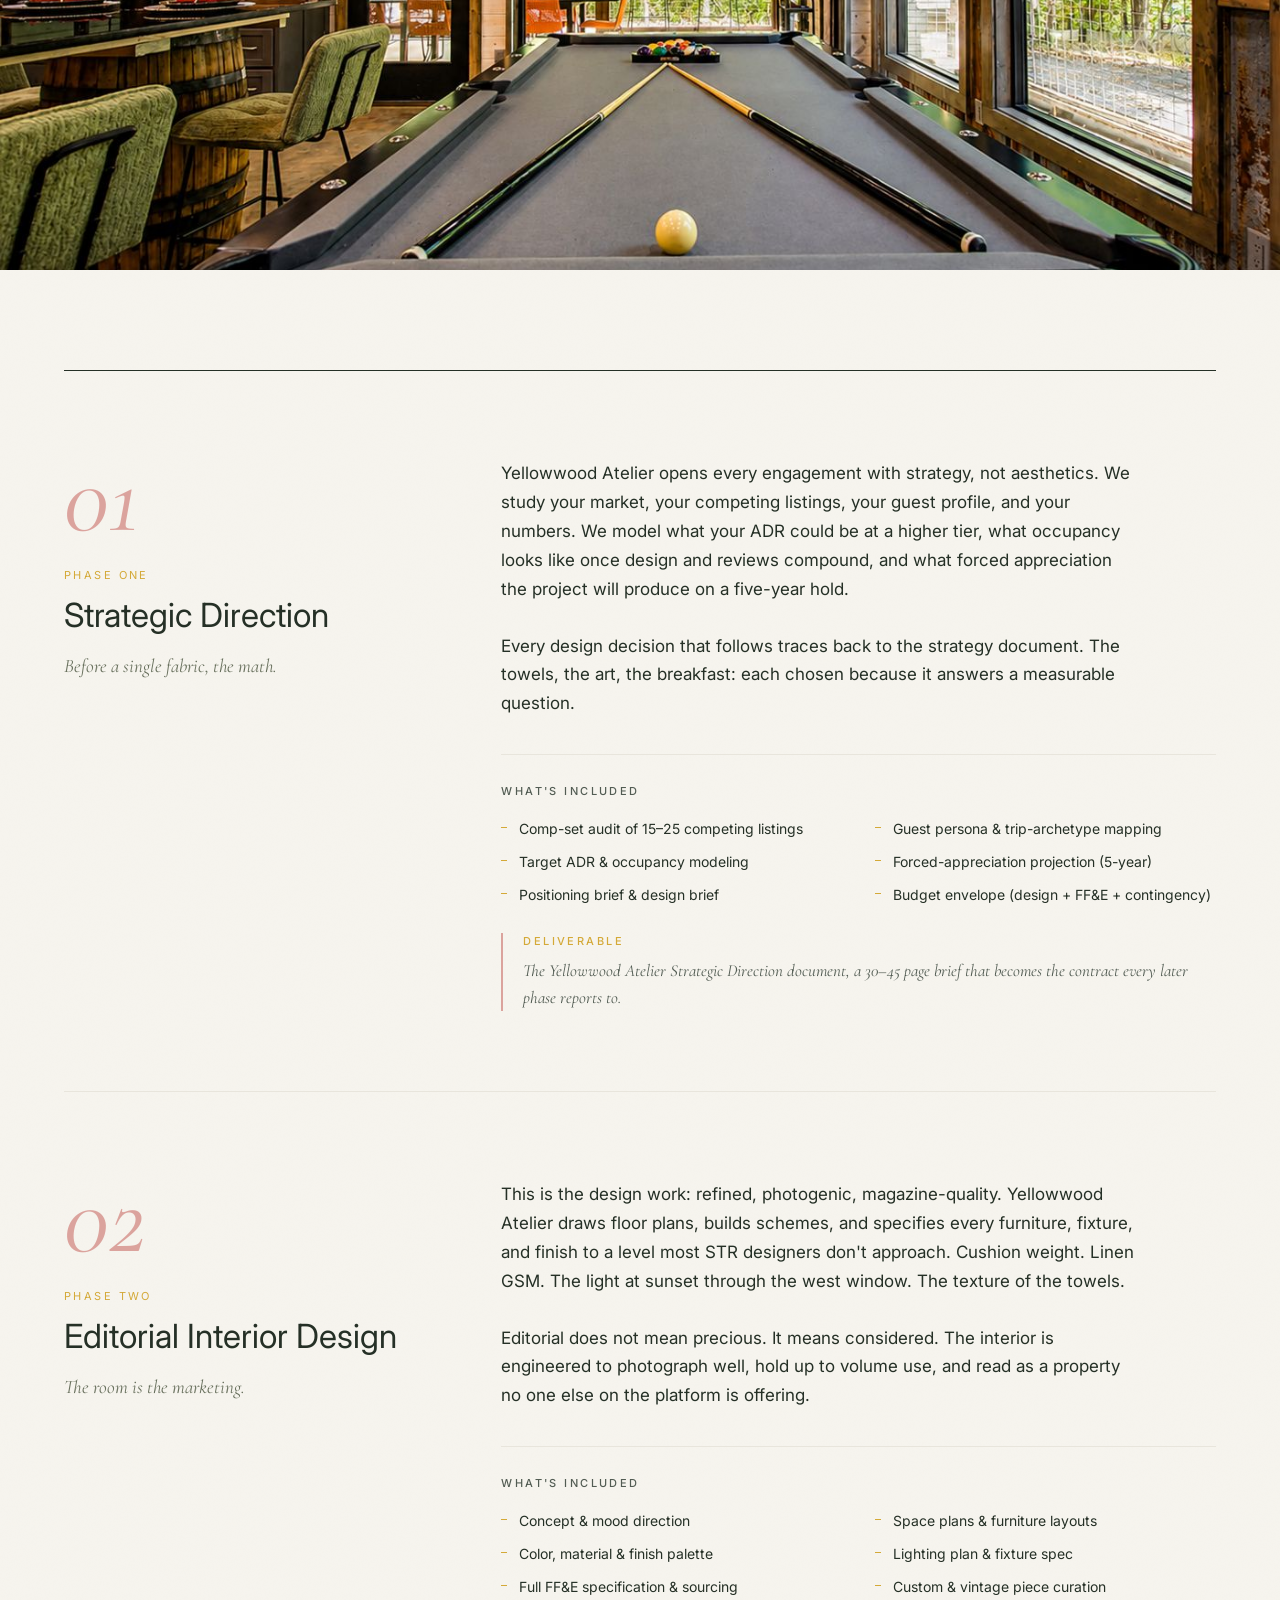
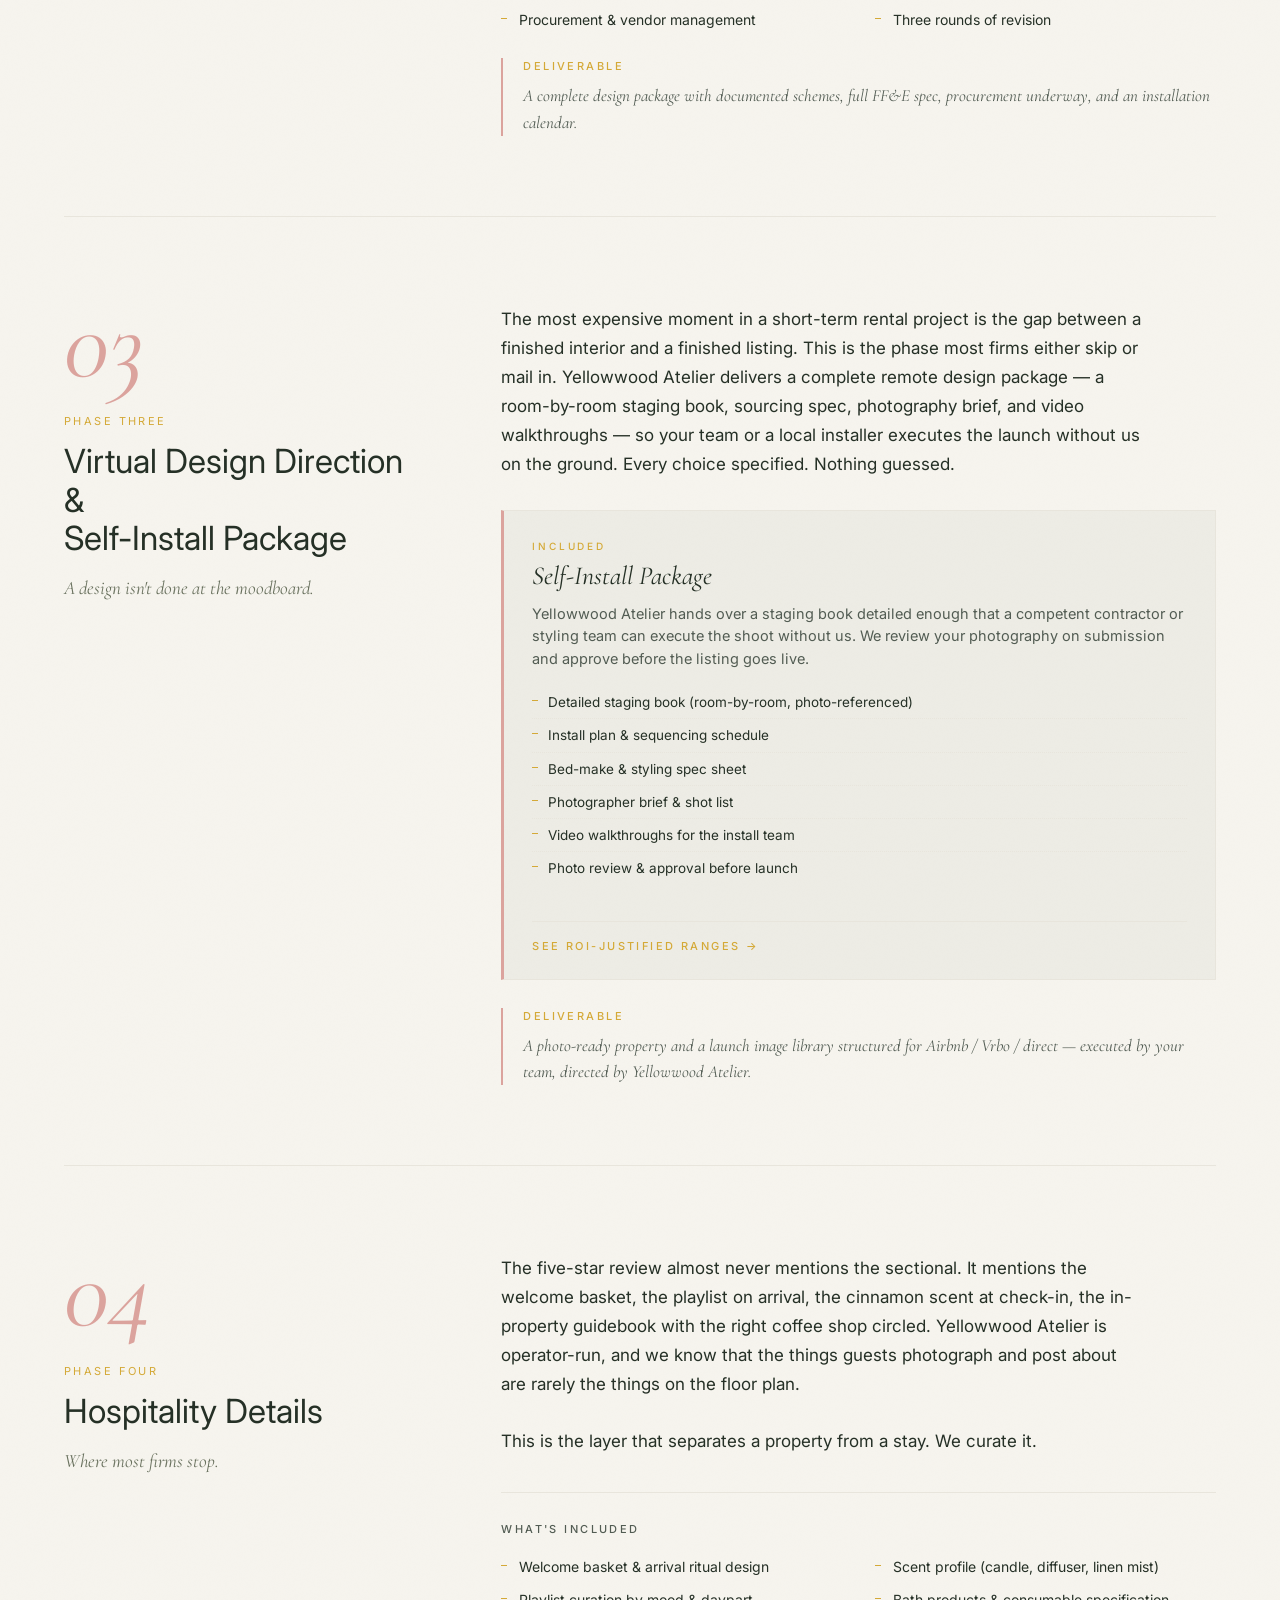
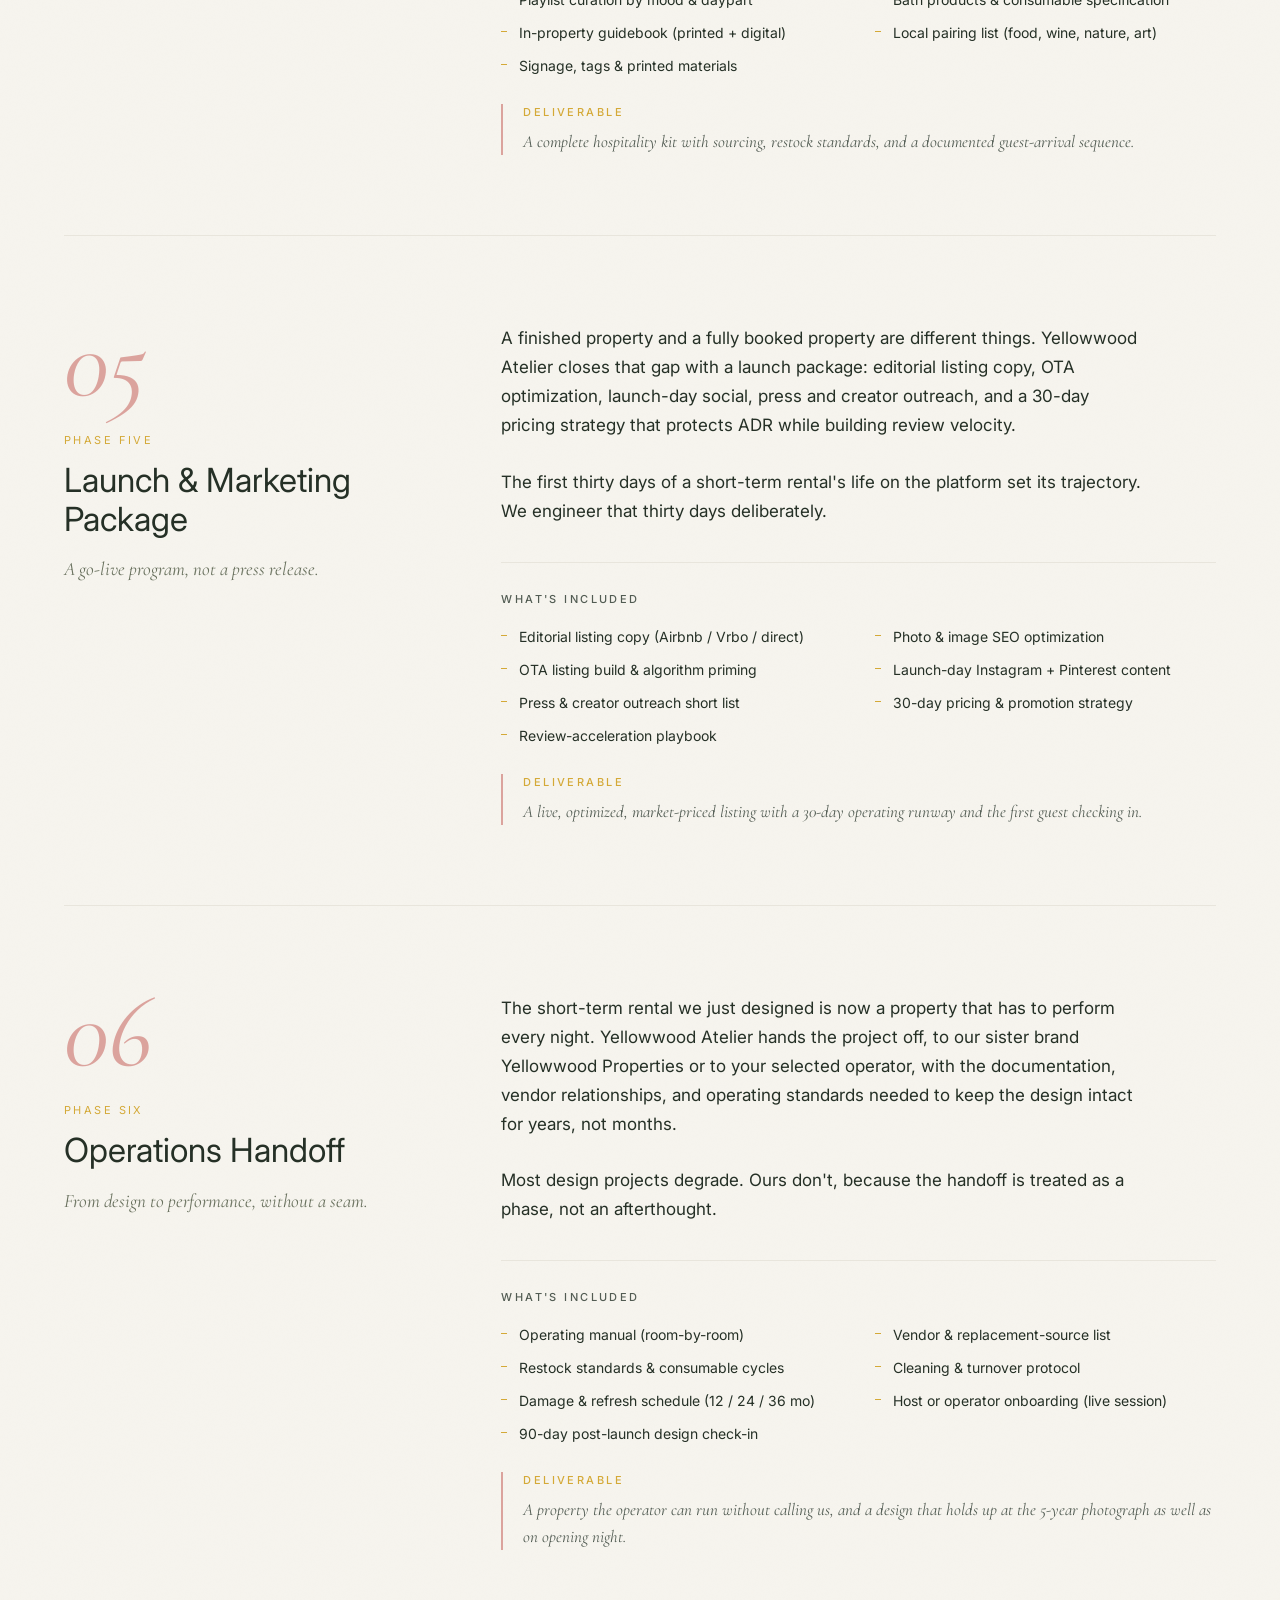
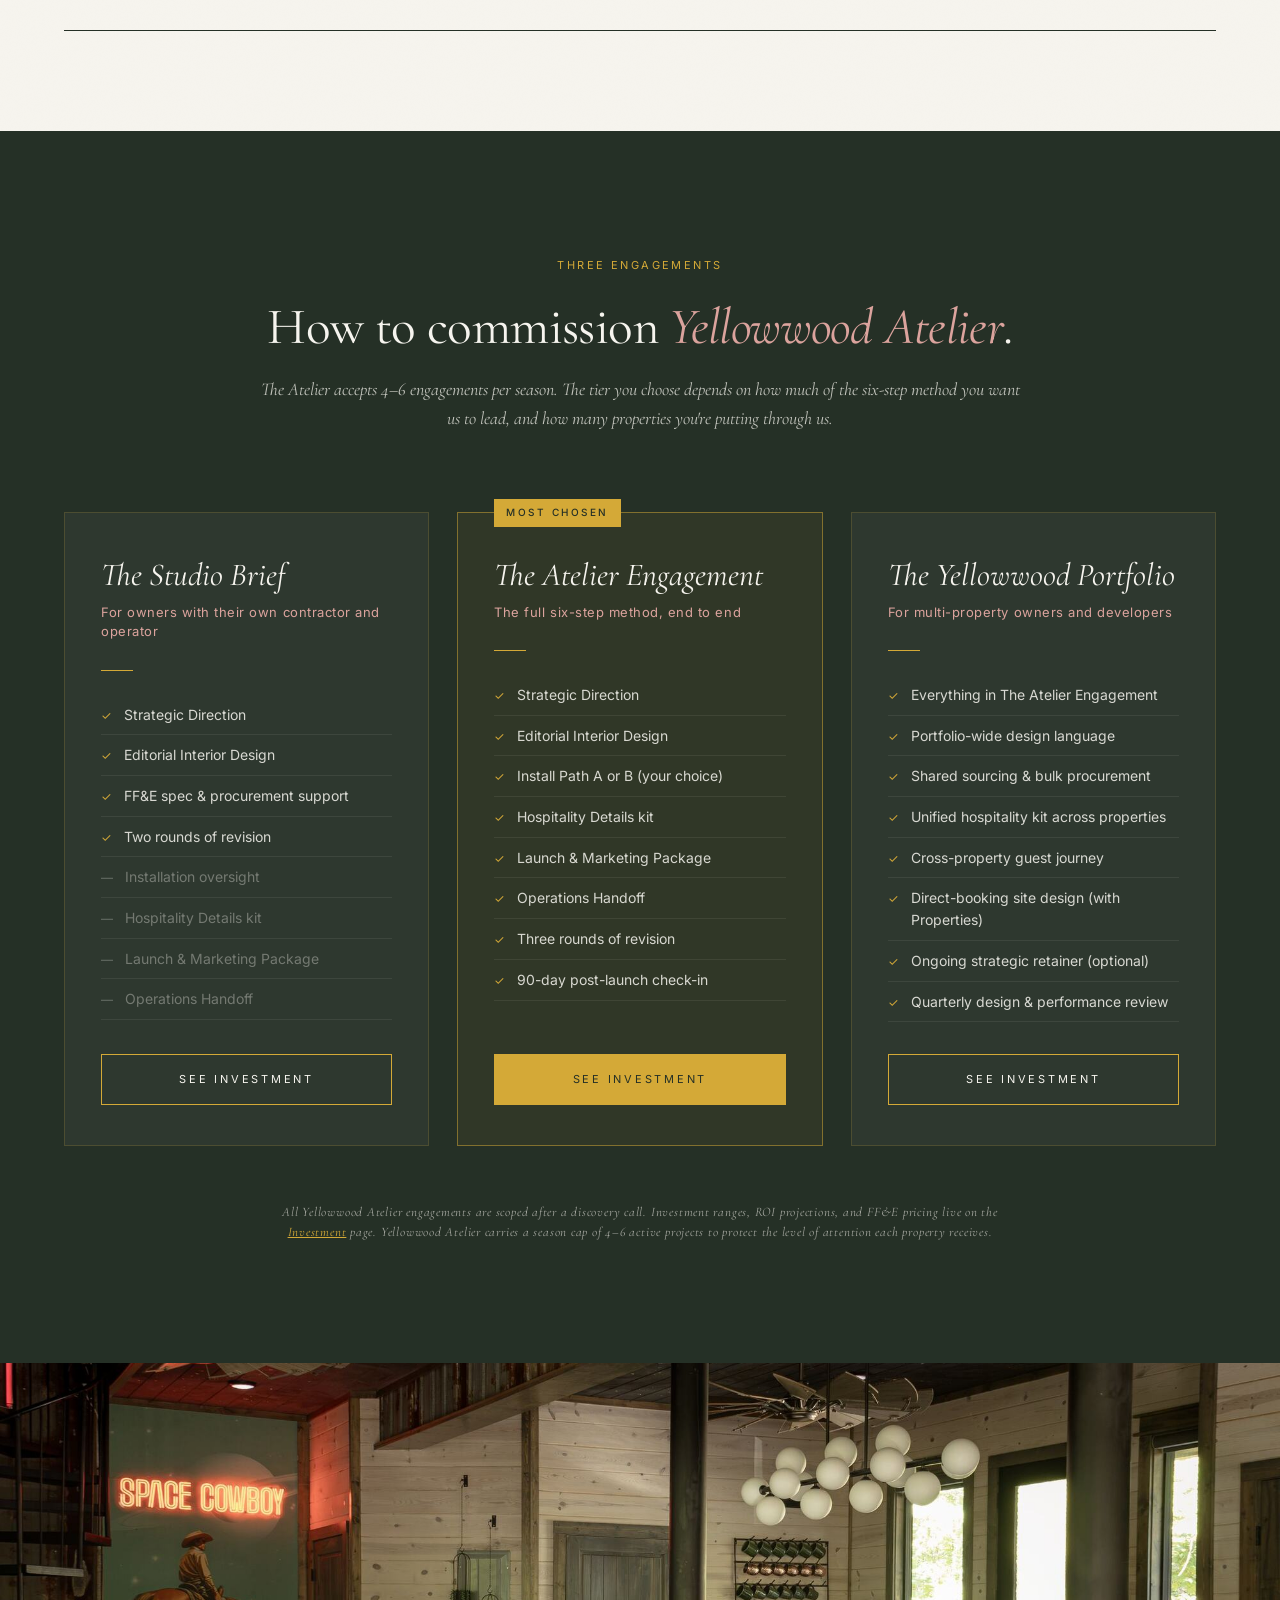
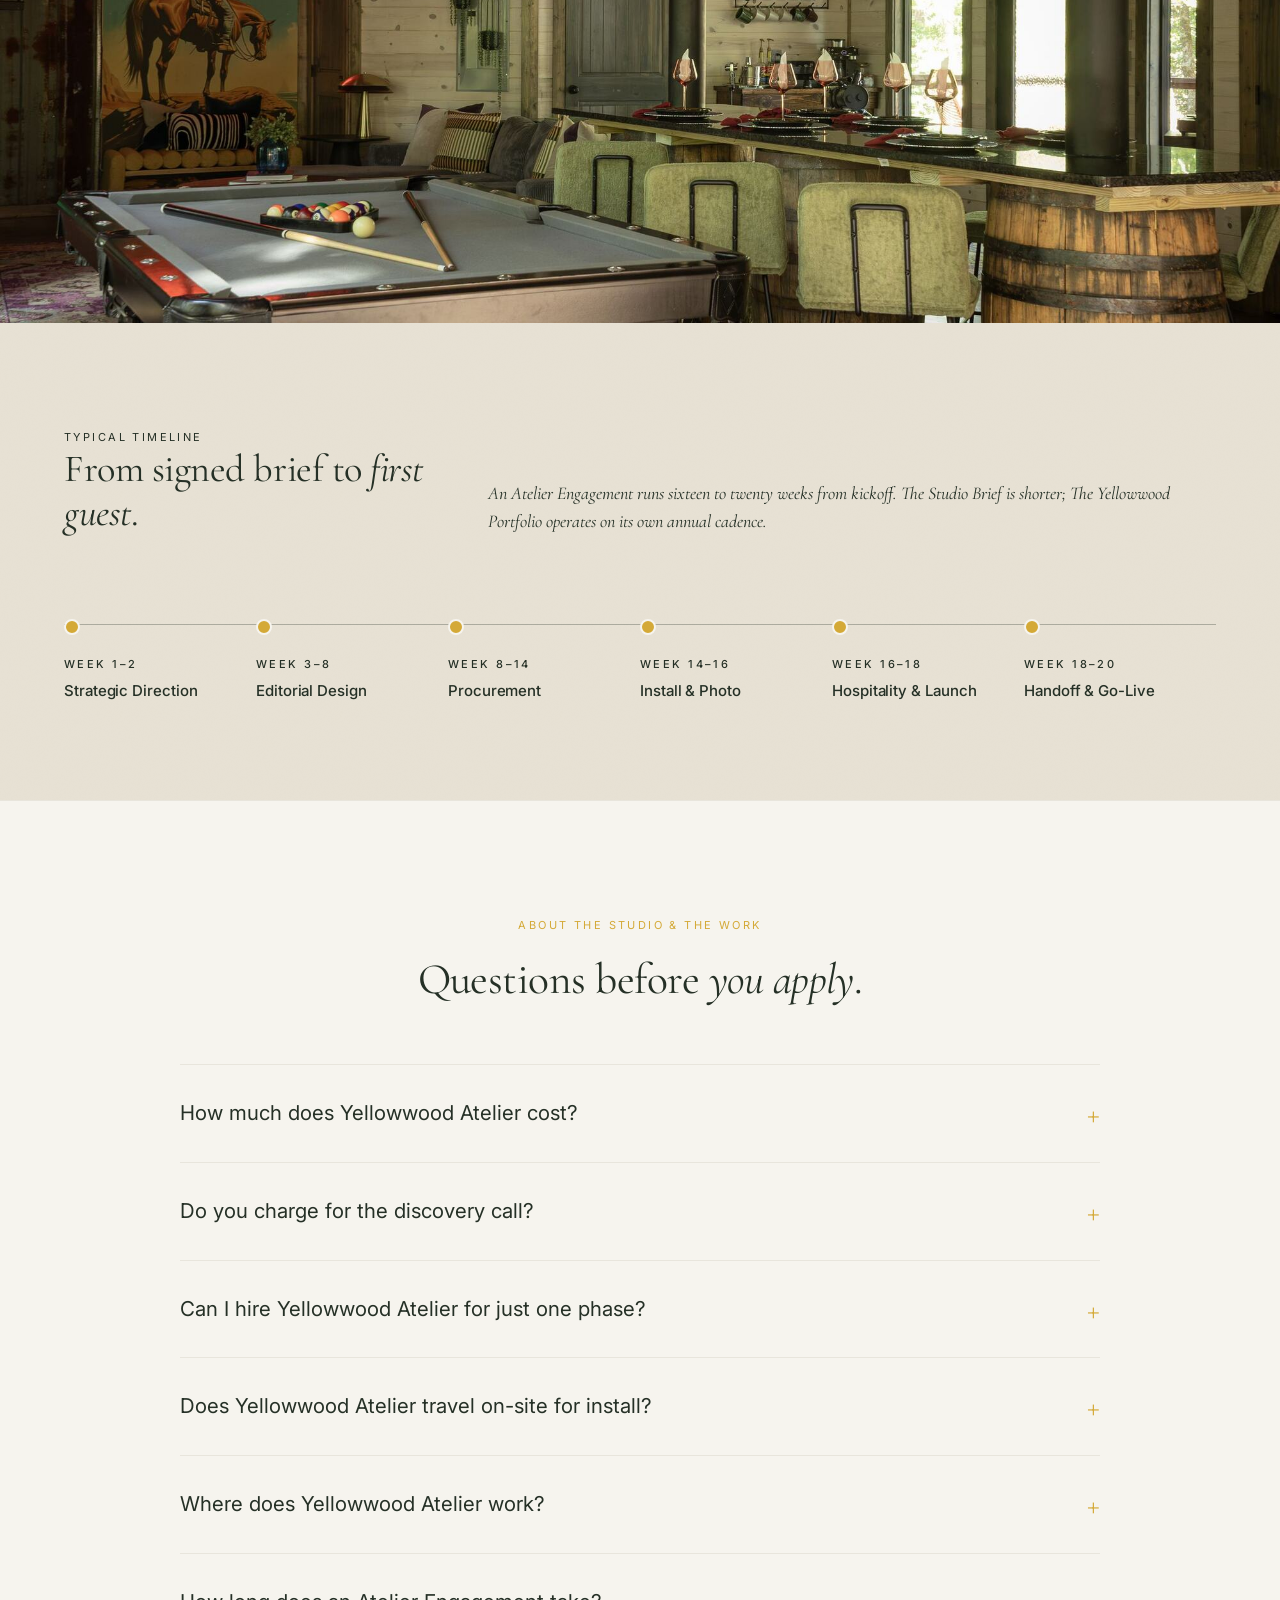
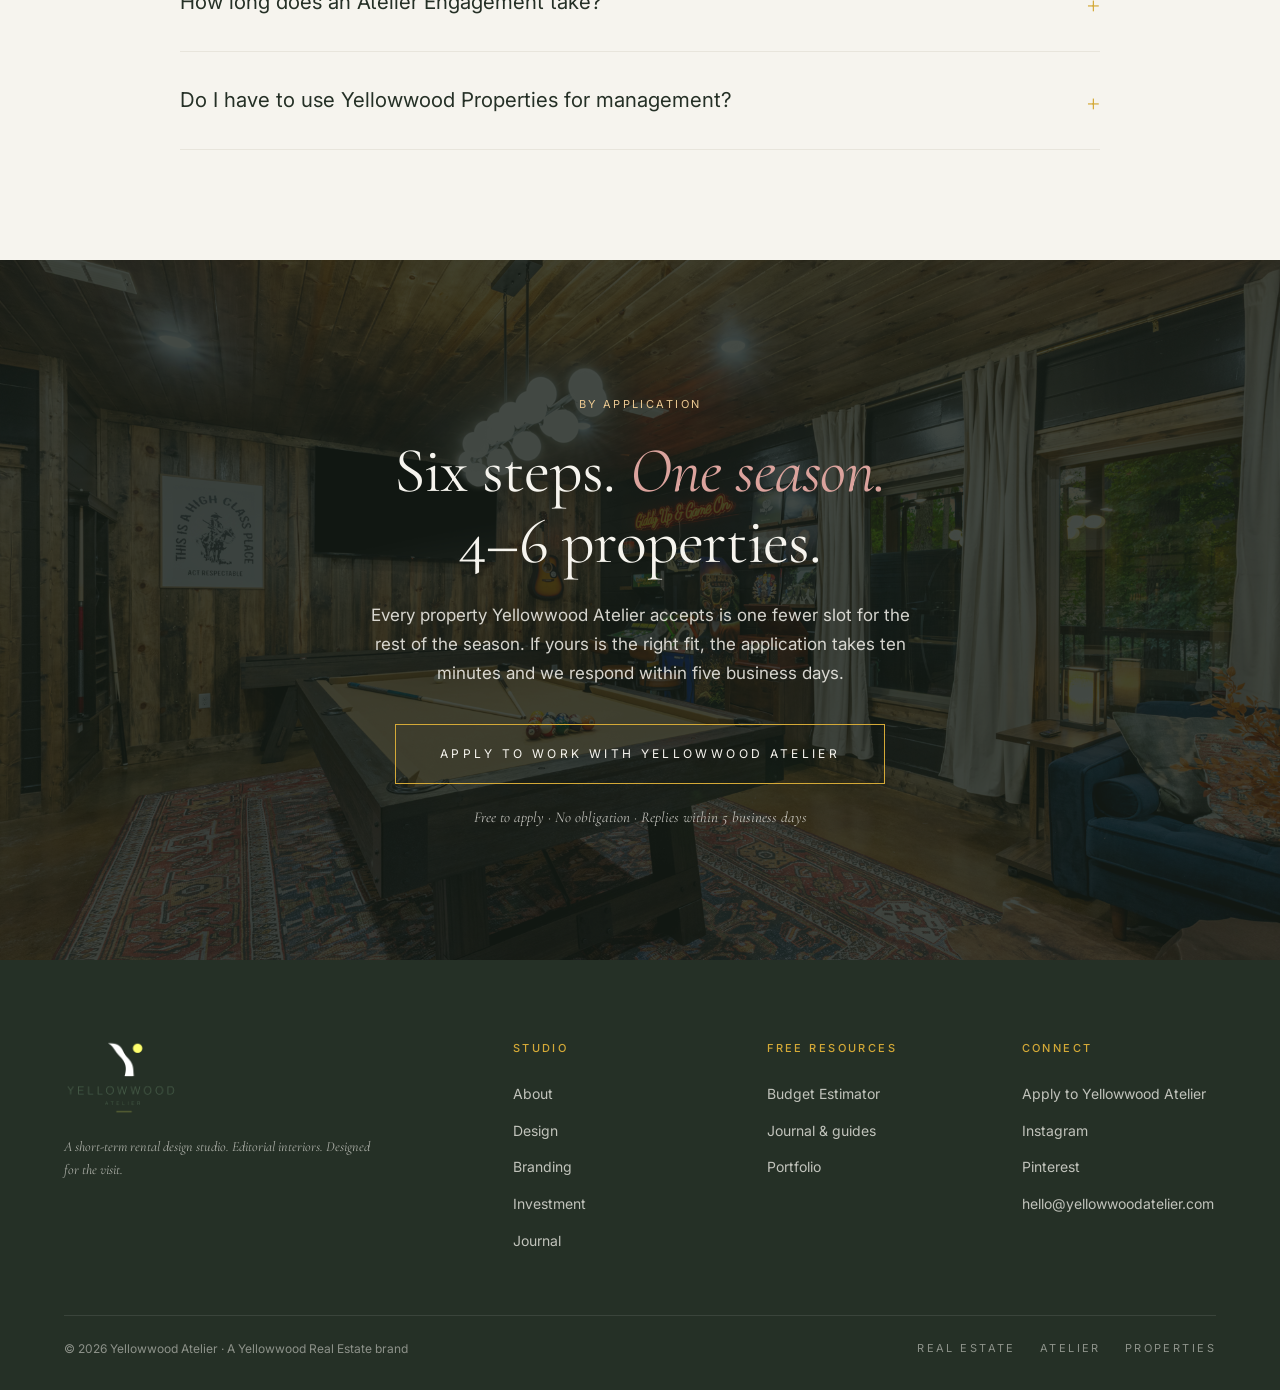
<file: design.html>
<!doctype html>
<html lang="en">
<head>
<meta charset="utf-8" />
<meta name="viewport" content="width=device-width, initial-scale=1" />

<!-- ─── PRIMARY SEO ─────────────────────────────────────────── -->
<title>Services & Pricing — Yellowwood Atelier | Short-Term Rental Interior Design Engagements</title>
<meta name="twitter:image" content="https://yellowwoodatelier.com/assets/og-card.jpg?v=2"/>

<meta name="description" content="Yellowwood Atelier's six-step short-term rental interior design service: strategic direction, editorial design, install + photography (Atelier-led or self-install), hospitality details, launch marketing, and operations handoff. By application only. 4–6 engagements per season."/>
<meta name="keywords" content="short-term rental interior design pricing, STR design firm cost, Airbnb interior design service, Airbnb design package, vacation rental interior design pricing, boutique hotel design firm, Yellowwood Atelier services"/>
<meta name="author" content="Yellowwood Atelier"/>
<meta name="robots" content="index, follow, max-image-preview:large, max-snippet:-1"/>
<link rel="canonical" href="https://yellowwoodatelier.com/services"/>

<!-- ─── OPEN GRAPH / SOCIAL ─────────────────────────────────── -->
<meta property="og:title" content="Services & Pricing — Yellowwood Atelier"/>
<meta property="og:description" content="Six steps from the brief to the booking. Three engagement tiers. By application only. 4–6 engagements per season."/>
<meta property="og:type" content="website"/>
<meta property="og:url" content="https://yellowwoodatelier.com/services"/>
<meta property="og:image" content="https://yellowwoodatelier.com/assets/og-card.jpg?v=2"/>
<meta property="og:site_name" content="Yellowwood Atelier"/>

<meta name="twitter:card" content="summary_large_image"/>
<meta name="twitter:title" content="Services & Pricing — Yellowwood Atelier"/>
<meta name="twitter:description" content="Editorial short-term rental interior design. Six steps. Three engagement tiers. By application only."/>

<!-- ─── JSON-LD STRUCTURED DATA (SEO + LLM/AEO) ─────────────── -->
<script type="application/ld+json">
{
  "@context": "https://schema.org",
  "@graph": [
    {
      "@type": "Service",
      "@id": "https://yellowwoodatelier.com/services#strategic-direction",
      "name": "Strategic Direction",
      "serviceType": "Interior Design Strategy",
      "provider": { "@type": "Organization", "name": "Yellowwood Atelier", "url": "https://yellowwoodatelier.com/" },
      "description": "Market analysis, guest profile, competitive positioning, and revenue modeling. Yellowwood Atelier ties every design choice to ADR, occupancy, and forced appreciation.",
      "areaServed": "United States"
    },
    {
      "@type": "Service",
      "@id": "https://yellowwoodatelier.com/services#editorial-interior-design",
      "name": "Editorial Interior Design",
      "serviceType": "Interior Design",
      "provider": { "@type": "Organization", "name": "Yellowwood Atelier", "url": "https://yellowwoodatelier.com/" },
      "description": "Refined, photogenic, magazine-quality short-term rental interiors. Floor plans, schemes, FF&E specification, and procurement.",
      "areaServed": "United States"
    },
    {
      "@type": "Service",
      "@id": "https://yellowwoodatelier.com/services#installation-staging-photography",
      "name": "Virtual Design Direction & Self-Install Package",
      "serviceType": "Virtual Interior Design",
      "provider": { "@type": "Organization", "name": "Yellowwood Atelier", "url": "https://yellowwoodatelier.com/" },
      "description": "A complete remote design package. Yellowwood Atelier delivers a room-by-room staging book, install plan, sourcing spec, photographer brief, and video walkthroughs. Your team or a local installer executes the launch; Yellowwood Atelier reviews photography on submission and approves before go-live.",
      "areaServed": "United States",
      "hasOfferCatalog": {
        "@type": "OfferCatalog",
        "name": "Phase 3 install options",
        "itemListElement": [
          { "@type": "Offer", "itemOffered": { "@type": "Service", "name": "Self-Install Package", "description": "A complete staging book, room-by-room install plan, sourcing spec, photographer brief, and video walkthroughs. Your team or contractor executes; Yellowwood Atelier reviews photography on submission." } }
        ]
      }
    },
    {
      "@type": "Service",
      "@id": "https://yellowwoodatelier.com/services#hospitality-details",
      "name": "Hospitality Details",
      "serviceType": "Hospitality Design",
      "provider": { "@type": "Organization", "name": "Yellowwood Atelier", "url": "https://yellowwoodatelier.com/" },
      "description": "Welcome basket, scent profile, playlist, bath products, in-property guidebook, signage, and sensory layering. The moments guests photograph.",
      "areaServed": "United States"
    },
    {
      "@type": "Service",
      "@id": "https://yellowwoodatelier.com/services#launch-marketing-package",
      "name": "Launch & Marketing Package",
      "serviceType": "Hospitality Marketing",
      "provider": { "@type": "Organization", "name": "Yellowwood Atelier", "url": "https://yellowwoodatelier.com/" },
      "description": "Listing copywriting, OTA optimization across Airbnb / Vrbo / direct, launch-day social content, press outreach, and 30-day pricing strategy.",
      "areaServed": "United States"
    },
    {
      "@type": "Service",
      "@id": "https://yellowwoodatelier.com/services#operations-handoff",
      "name": "Operations Handoff",
      "serviceType": "Property Management Transition",
      "provider": { "@type": "Organization", "name": "Yellowwood Atelier", "url": "https://yellowwoodatelier.com/" },
      "description": "Seamless handoff to Yellowwood Properties or your selected operator. Operating manuals, vendor lists, restock standards, host onboarding.",
      "areaServed": "United States"
    },
    {
      "@type": "FAQPage",
      "@id": "https://yellowwoodatelier.com/services#faq",
      "mainEntity": [
        {
          "@type": "Question",
          "name": "What's included in an Atelier Engagement?",
          "acceptedAnswer": {
            "@type": "Answer",
            "text": "The Atelier Engagement is Yellowwood Atelier's signature, end-to-end short-term rental design service. It covers all six studio phases: Strategic Direction, Editorial Interior Design, Installation and Staging and Photography Direction (Atelier-led or self-install), Hospitality Details, the Launch and Marketing Package, and Operations Handoff. Most clients choose this tier."
          }
        },
        {
          "@type": "Question",
          "name": "Can I hire Yellowwood Atelier for just one phase?",
          "acceptedAnswer": {
            "@type": "Answer",
            "text": "Yes. The Studio Brief is an à la carte engagement covering Strategic Direction and Editorial Interior Design only. It's designed for owners with a trusted general contractor and an existing operations team who want Yellowwood Atelier's design eye without the full hospitality and launch package."
          }
        },
        {
          "@type": "Question",
          "name": "Does Yellowwood Atelier travel on-site for install?",
          "acceptedAnswer": {
            "@type": "Answer",
            "text": "Not currently. Yellowwood Atelier delivers a complete virtual design direction package — a detailed staging book, install plan, sourcing spec, photographer brief, and video walkthroughs — that your team or a local installer executes. The studio reviews your photography on submission and approves before launch. On-site install returns as a signature option in a future season."
          }
        }
      ]
    }
  ]
}
</script>

<!-- Fonts: Inter (sans) + Cormorant Garamond (serif italic) -->
<link rel="preconnect" href="https://fonts.googleapis.com">
<link rel="preconnect" href="https://fonts.gstatic.com" crossorigin>
<link href="https://fonts.googleapis.com/css2?family=Cormorant+Garamond:ital,wght@0,400;0,500;1,400;1,500&family=Inter:wght@300;400;500&display=swap" rel="stylesheet">

<style>
:root {
  --forest: #253026;
  --bone: #F6F4EE;
  --gold: #D4A937;
  --clay: #DBA39D;
  --sage: #69715E;
  --mist: #A7B6C2;
  --sand: #CBBBA0;
  --ink: #1A1D1B;
  --gray: #525C53;
  --rule: #E8E5DC;

  --font-sans: 'Inter', -apple-system, BlinkMacSystemFont, sans-serif;
  --font-serif: 'Cormorant Garamond', Georgia, serif;

  --container: 1320px;
  --gutter: 5vw;

  --linen: url("data:image/svg+xml;utf8,<svg xmlns='http://www.w3.org/2000/svg' width='220' height='220'><filter id='n'><feTurbulence type='fractalNoise' baseFrequency='0.85' numOctaves='2' stitchTiles='stitch'/><feColorMatrix values='0 0 0 0 0.85  0 0 0 0 0.82  0 0 0 0 0.75  0 0 0 0.06 0'/></filter><rect width='220' height='220' filter='url(%23n)' opacity='0.55'/></svg>");
}

* { margin: 0; padding: 0; box-sizing: border-box; }
html { scroll-behavior: smooth; }
body {
  font-family: var(--font-sans);
  font-weight: 400;
  font-size: 16px;
  line-height: 1.55;
  color: var(--forest);
  background: var(--bone);
  -webkit-font-smoothing: antialiased;
  -moz-osx-font-smoothing: grayscale;
  overflow-x: hidden;
}
img, video { max-width: 100%; display: block; }
a { color: inherit; text-decoration: none; }

.eyebrow {
  font-family: var(--font-sans);
  font-weight: 400;
  font-size: 11px;
  letter-spacing: 0.22em;
  text-transform: uppercase;
  color: var(--gold);
}
/* Readability protection — gold text fails on clay/mist. Covers inline-style AND class-based backgrounds. */
.apply .eyebrow,
.bridge .eyebrow,
.context .eyebrow,
.scope .eyebrow,
.timeline .eyebrow,
.cta-card .eyebrow,
.next-step .eyebrow,
.section-divider .eyebrow,
.narrative.mist .eyebrow,
.narrative.clay .eyebrow,
section[style*="background: var(--clay)"] .eyebrow,
section[style*="background: var(--mist)"] .eyebrow,
section[style*="background:var(--clay)"] .eyebrow,
section[style*="background:var(--mist)"] .eyebrow { color: var(--forest); }
.italic-accent {
  font-family: var(--font-serif);
  font-style: italic;
  font-weight: 400;
}

@keyframes fadeUp { from { opacity: 0; transform: translateY(28px); } to { opacity: 1; transform: translateY(0); } }
@keyframes drift { 0% { transform: translate3d(0,0,0); } 50% { transform: translate3d(20px,-12px,0); } 100% { transform: translate3d(0,0,0); } }

.reveal { opacity: 0; transform: translateY(28px); transition: opacity 1s ease, transform 1s ease; }
.reveal.in { opacity: 1; transform: translateY(0); }
.reveal.delay-1.in { transition-delay: .1s; }
.reveal.delay-2.in { transition-delay: .25s; }
.reveal.delay-3.in { transition-delay: .4s; }

/* ── NAV ──────────────────────────────────────────────────────────── */
nav {
  position: fixed;
  top: 0; left: 0; right: 0;
  z-index: 50;
  padding: 26px var(--gutter);
  display: flex;
  justify-content: space-between;
  align-items: center;
  color: var(--forest);
  background: var(--bone);
  border-bottom: 1px solid var(--rule);
  transition: background .4s ease;
}
.logo-img {
  height: 56px;
  width: auto;
  transition: opacity .3s, height .3s;
}
nav ul {
  list-style: none;
  display: flex;
  gap: 38px;
  font-size: 11px;
  letter-spacing: 0.22em;
  text-transform: uppercase;
  font-weight: 400;
}
nav ul a:hover { color: var(--clay); transition: color .3s; }
nav ul a.active { color: var(--clay); }

/* ── PAGE HERO (subpage) ──────────────────────────────────────────── */
.subhero {
  position: relative;
  padding: 220px var(--gutter) 100px;
  background: var(--forest);
  color: var(--bone);
  overflow: hidden;
  isolation: isolate;
}
.subhero-mark-bleed {
  position: absolute;
  z-index: 0;
  right: -16vw;
  top: -8vh;
  width: 60vw;
  max-width: 720px;
  opacity: 0.07;
  pointer-events: none;
}
.subhero-mark-bleed img { width: 100%; height: auto; filter: brightness(2.5); }
.subhero-topo {
  position: absolute;
  z-index: 0;
  left: -8vw;
  bottom: -10vh;
  width: 60vw;
  max-width: 700px;
  opacity: 0.06;
  pointer-events: none;
  animation: drift 28s ease-in-out infinite;
}
.subhero-topo img { width: 100%; height: auto; }
.subhero-content {
  position: relative;
  z-index: 2;
  max-width: var(--container);
  margin: 0 auto;
}
.subhero-eyebrow {
  display: inline-block;
  font-size: 11px;
  letter-spacing: 0.28em;
  text-transform: uppercase;
  color: var(--gold);
  margin-bottom: 28px;
}
.subhero h1 {
  font-family: var(--font-sans);
  font-weight: 300;
  font-size: clamp(48px, 6vw, 88px);
  line-height: 1.05;
  letter-spacing: -0.01em;
  max-width: 1000px;
  margin-bottom: 30px;
}
.subhero h1 em {
  font-family: var(--font-serif);
  font-style: italic;
  font-weight: 400;
  color: var(--clay);
}
.subhero-lede {
  max-width: 640px;
  font-size: clamp(16px, 1.3vw, 19px);
  line-height: 1.6;
  color: rgba(246,244,238,0.78);
  font-family: var(--font-serif);
  font-style: italic;
  font-weight: 400;
}
.subhero-rule {
  width: 64px;
  height: 1px;
  background: var(--gold);
  margin: 36px 0 28px;
}

/* ── PROCESS INTRO BAR ─────────────────────────────────────────── */
.process-intro {
  background: var(--bone);
  padding: 80px var(--gutter);
  border-bottom: 1px solid var(--rule);
}
.process-intro-grid {
  max-width: var(--container);
  margin: 0 auto;
  display: grid;
  grid-template-columns: 1fr 2fr;
  gap: 80px;
  align-items: start;
}
.process-intro h2 {
  font-family: var(--font-sans);
  font-weight: 300;
  font-size: clamp(32px, 3vw, 44px);
  line-height: 1.15;
  color: var(--forest);
}
.process-intro h2 em {
  font-family: var(--font-serif);
  font-style: italic;
  font-weight: 400;
}
.process-intro p {
  font-size: 17px;
  line-height: 1.7;
  color: var(--gray);
  max-width: 620px;
}
.process-intro p + p { margin-top: 18px; }

/* ── SERVICE BLOCKS ─────────────────────────────────────────────── */
.services-detailed {
  padding: 100px var(--gutter);
  background: var(--bone);
  background-image: var(--linen);
  background-blend-mode: multiply;
}
.services-wrapper {
  max-width: var(--container);
  margin: 0 auto;
}
.service-block {
  display: grid;
  grid-template-columns: 1fr 2fr;
  gap: 80px;
  padding: 80px 0;
  border-top: 1px solid var(--rule);
  position: relative;
}
.service-block:first-child { border-top: 1px solid var(--forest); }
.service-block:last-child { border-bottom: 1px solid var(--forest); }
.service-side {
  position: sticky;
  top: 140px;
  align-self: start;
}
.service-num {
  font-family: var(--font-serif);
  font-style: italic;
  font-weight: 400;
  font-size: clamp(72px, 8vw, 128px);
  line-height: 0.9;
  color: var(--clay);
  margin-bottom: 24px;
}
.service-eyebrow {
  font-size: 11px;
  letter-spacing: 0.22em;
  text-transform: uppercase;
  color: var(--gold);
  margin-bottom: 12px;
  display: block;
}
.service-side h3 {
  font-family: var(--font-sans);
  font-weight: 400;
  font-size: clamp(28px, 2.6vw, 40px);
  line-height: 1.15;
  color: var(--forest);
  margin-bottom: 18px;
}
.service-tagline {
  font-family: var(--font-serif);
  font-style: italic;
  font-weight: 400;
  font-size: 19px;
  color: var(--sage);
  line-height: 1.4;
}
.service-body {
  padding-top: 8px;
}
.service-body > p {
  font-size: 17px;
  line-height: 1.7;
  color: var(--forest);
  margin-bottom: 28px;
  max-width: 640px;
}
.service-included {
  margin-top: 36px;
  padding-top: 28px;
  border-top: 1px solid var(--rule);
}
.service-included h4 {
  font-size: 11px;
  letter-spacing: 0.22em;
  text-transform: uppercase;
  color: var(--gray);
  margin-bottom: 18px;
  font-weight: 500;
}
.service-included ul {
  list-style: none;
  display: grid;
  grid-template-columns: 1fr 1fr;
  gap: 12px 32px;
}
.service-included li {
  font-size: 14px;
  line-height: 1.5;
  color: var(--forest);
  padding-left: 18px;
  position: relative;
}
.service-included li::before {
  content: '';
  position: absolute;
  left: 0; top: 9px;
  width: 6px; height: 1px;
  background: var(--gold);
}
.service-deliverable {
  margin-top: 28px;
  font-family: var(--font-serif);
  font-style: italic;
  font-weight: 400;
  font-size: 17px;
  color: var(--gray);
  line-height: 1.55;
  padding-left: 20px;
  border-left: 2px solid var(--clay);
}
.service-deliverable strong {
  display: block;
  font-family: var(--font-sans);
  font-style: normal;
  font-weight: 500;
  font-size: 11px;
  letter-spacing: 0.22em;
  text-transform: uppercase;
  color: var(--gold);
  margin-bottom: 8px;
}

/* Two-path option cards (used in Phase 3) */
.phase-options {
  margin: 32px 0 24px;
  display: grid;
  grid-template-columns: 1fr 1fr;
  gap: 24px;
}
.phase-option {
  background: rgba(105,113,94,0.06);
  border: 1px solid var(--rule);
  border-left: 3px solid var(--clay);
  padding: 28px 28px 24px;
  display: flex;
  flex-direction: column;
}
.phase-option-tag {
  font-size: 10px;
  letter-spacing: 0.28em;
  text-transform: uppercase;
  color: var(--gold);
  margin-bottom: 6px;
  font-weight: 500;
}
.phase-option-name {
  font-family: var(--font-serif);
  font-style: italic;
  font-weight: 400;
  font-size: 26px;
  line-height: 1.15;
  color: var(--forest);
  margin-bottom: 12px;
}
.phase-option-blurb {
  font-size: 14.5px !important;
  line-height: 1.55 !important;
  color: var(--gray);
  margin-bottom: 16px !important;
  max-width: none !important;
}
.phase-option-bullets {
  list-style: none;
  margin-bottom: 20px;
  flex-grow: 1;
}
.phase-option-bullets li {
  font-size: 13.5px;
  line-height: 1.5;
  color: var(--forest);
  padding: 6px 0 6px 16px;
  position: relative;
  border-bottom: 1px dotted var(--rule);
}
.phase-option-bullets li:last-child { border-bottom: none; }
.phase-option-bullets li::before {
  content: '';
  position: absolute;
  left: 0; top: 14px;
  width: 6px; height: 1px;
  background: var(--gold);
}
.phase-option-fee {
  padding-top: 16px;
  border-top: 1px solid var(--rule);
  display: flex;
  align-items: baseline;
  gap: 10px;
  flex-wrap: wrap;
}
.phase-option-fee span {
  font-size: 10px;
  letter-spacing: 0.22em;
  text-transform: uppercase;
  color: var(--gray);
}
.phase-option-fee strong {
  font-family: var(--font-sans);
  font-weight: 400;
  font-size: 22px;
  letter-spacing: -0.01em;
  color: var(--forest);
}
.phase-option-fee em {
  font-family: var(--font-serif);
  font-style: italic;
  font-size: 13px;
  color: var(--gray);
}
.phase-option-link {
  margin-top: 16px;
  padding-top: 16px;
  border-top: 1px solid var(--rule);
  font-size: 11px;
  letter-spacing: 0.22em;
  text-transform: uppercase;
  color: var(--gold);
  font-weight: 500;
  display: inline-block;
}
.phase-option-link:hover { color: var(--clay); transition: color .3s; }

/* ── ENGAGEMENT TIERS ─────────────────────────────────────────── */
.engagements {
  padding: 120px var(--gutter);
  background: var(--forest);
  color: var(--bone);
  position: relative;
  overflow: hidden;
}
.engagements-arch {
  position: absolute;
  top: -10%;
  left: 50%;
  transform: translateX(-50%);
  width: 90%;
  max-width: 1200px;
  opacity: 0.08;
  pointer-events: none;
}
.engagements-arch svg { width: 100%; height: auto; stroke: var(--gold); fill: none; stroke-width: 1; }
.engagements-wrapper {
  position: relative;
  z-index: 2;
  max-width: var(--container);
  margin: 0 auto;
}
.engagements-head {
  text-align: center;
  margin-bottom: 80px;
  max-width: 760px;
  margin-left: auto;
  margin-right: auto;
}
.engagements-head .eyebrow { color: var(--gold); }
.engagements-head h2 {
  font-family: var(--font-sans);
  font-weight: 300;
  font-size: clamp(36px, 4vw, 56px);
  line-height: 1.15;
  margin: 22px 0 18px;
  color: var(--bone);
}
.engagements-head h2 em {
  font-family: var(--font-serif);
  font-style: italic;
  font-weight: 400;
  color: var(--clay);
}
.engagements-head p {
  font-family: var(--font-serif);
  font-style: italic;
  font-size: 18px;
  line-height: 1.6;
  color: rgba(246,244,238,0.75);
}
.tier-grid {
  display: grid;
  grid-template-columns: repeat(3, 1fr);
  gap: 28px;
}
.tier {
  background: rgba(246,244,238,0.04);
  border: 1px solid rgba(212,169,55,0.18);
  padding: 44px 36px 40px;
  display: flex;
  flex-direction: column;
  position: relative;
  transition: transform .4s ease, border-color .4s ease;
}
.tier:hover { transform: translateY(-4px); border-color: rgba(212,169,55,0.45); }
.tier.featured {
  background: rgba(212,169,55,0.06);
  border-color: rgba(212,169,55,0.5);
}
.tier-badge {
  position: absolute;
  top: -14px;
  left: 36px;
  background: var(--gold);
  color: var(--forest);
  font-size: 10px;
  letter-spacing: 0.25em;
  text-transform: uppercase;
  padding: 6px 12px;
  font-weight: 500;
}
.tier-name {
  font-family: var(--font-serif);
  font-style: italic;
  font-weight: 400;
  font-size: 32px;
  line-height: 1.1;
  color: var(--bone);
  margin-bottom: 10px;
}
.tier-sub {
  font-size: 13px;
  letter-spacing: 0.04em;
  color: var(--clay);
  margin-bottom: 28px;
  line-height: 1.5;
}
.tier-investment {
  font-size: 11px;
  letter-spacing: 0.22em;
  text-transform: uppercase;
  color: rgba(246,244,238,0.55);
  margin-bottom: 6px;
}
.tier-price {
  font-family: var(--font-sans);
  font-weight: 300;
  font-size: 32px;
  letter-spacing: -0.01em;
  color: var(--bone);
  margin-bottom: 4px;
}
.tier-price-sub {
  font-size: 13px;
  color: rgba(246,244,238,0.6);
  margin-bottom: 28px;
  font-style: italic;
  font-family: var(--font-serif);
}
.tier-rule {
  width: 32px;
  height: 1px;
  background: var(--gold);
  margin-bottom: 24px;
}
.tier-includes {
  list-style: none;
  margin-bottom: 32px;
  flex-grow: 1;
}
.tier-includes li {
  font-size: 14px;
  line-height: 1.55;
  color: rgba(246,244,238,0.85);
  padding: 9px 0;
  border-bottom: 1px solid rgba(246,244,238,0.07);
  display: flex;
  align-items: flex-start;
  gap: 12px;
}
.tier-includes li::before {
  content: '✓';
  color: var(--gold);
  font-size: 12px;
  flex-shrink: 0;
  margin-top: 3px;
}
.tier-includes li.muted {
  color: rgba(246,244,238,0.35);
}
.tier-includes li.muted::before {
  content: '—';
  color: rgba(246,244,238,0.3);
}
.tier-cta {
  display: inline-block;
  width: 100%;
  text-align: center;
  padding: 16px 24px;
  background: transparent;
  border: 1px solid var(--gold);
  color: var(--bone);
  font-size: 11px;
  letter-spacing: 0.25em;
  text-transform: uppercase;
  font-weight: 400;
  transition: all .3s ease;
  cursor: pointer;
}
.tier-cta:hover {
  background: var(--gold);
  color: var(--forest);
}
.tier.featured .tier-cta {
  background: var(--gold);
  color: var(--forest);
}
.tier.featured .tier-cta:hover {
  background: var(--clay);
  border-color: var(--clay);
}

.pricing-foot {
  text-align: center;
  margin-top: 56px;
  font-size: 13px;
  letter-spacing: 0.06em;
  color: rgba(246,244,238,0.6);
  font-style: italic;
  font-family: var(--font-serif);
  max-width: 720px;
  margin-left: auto;
  margin-right: auto;
}

/* ── HOW WE PRICE FF&E ─────────────────────────────────────── */
.ffe {
  padding: 100px var(--gutter);
  background: var(--bone);
  border-top: 1px solid var(--rule);
}
.ffe-grid {
  max-width: var(--container);
  margin: 0 auto;
  display: grid;
  grid-template-columns: 1fr 1fr;
  gap: 80px;
  align-items: center;
}
.ffe h2 {
  font-family: var(--font-sans);
  font-weight: 300;
  font-size: clamp(32px, 3vw, 48px);
  line-height: 1.15;
  margin-top: 18px;
  margin-bottom: 24px;
  color: var(--forest);
}
.ffe h2 em {
  font-family: var(--font-serif);
  font-style: italic;
  font-weight: 400;
}
.ffe p {
  font-size: 16px;
  line-height: 1.7;
  color: var(--gray);
  margin-bottom: 14px;
}
.ffe-stack {
  background: var(--sage);
  color: var(--bone);
  padding: 56px 44px;
  position: relative;
}
.ffe-stack-row {
  display: flex;
  justify-content: space-between;
  align-items: baseline;
  padding: 16px 0;
  border-bottom: 1px solid rgba(246,244,238,0.18);
}
.ffe-stack-row:last-child { border-bottom: none; padding-bottom: 0; }
.ffe-stack-label {
  font-size: 11px;
  letter-spacing: 0.22em;
  text-transform: uppercase;
  color: rgba(246,244,238,0.7);
}
.ffe-stack-val {
  font-family: var(--font-serif);
  font-style: italic;
  font-weight: 400;
  font-size: 22px;
  color: var(--bone);
}

/* ── TIMELINE ──────────────────────────────────────────────── */
.timeline {
  padding: 100px var(--gutter);
  background: var(--mist);
  background-image: var(--linen);
  background-blend-mode: multiply;
  color: var(--forest);
}
.timeline-wrapper {
  max-width: var(--container);
  margin: 0 auto;
}
.timeline-head {
  display: grid;
  grid-template-columns: 1fr 2fr;
  gap: 60px;
  margin-bottom: 60px;
  align-items: end;
}
.timeline-head h2 {
  font-family: var(--font-sans);
  font-weight: 300;
  font-size: clamp(32px, 3vw, 48px);
  line-height: 1.15;
  color: var(--forest);
}
.timeline-head h2 em {
  font-family: var(--font-serif);
  font-style: italic;
  font-weight: 400;
}
.timeline-head p {
  font-family: var(--font-serif);
  font-style: italic;
  font-size: 18px;
  line-height: 1.55;
  color: var(--forest);
}
.timeline-bar {
  display: grid;
  grid-template-columns: repeat(6, 1fr);
  gap: 0;
  position: relative;
}
.timeline-bar::before {
  content: '';
  position: absolute;
  top: 28px;
  left: 0; right: 0;
  height: 1px;
  background: var(--forest);
  opacity: 0.3;
}
.timeline-step {
  position: relative;
  padding-top: 60px;
  text-align: left;
}
.timeline-step::before {
  content: '';
  position: absolute;
  top: 23px; left: 0;
  width: 12px; height: 12px;
  background: var(--gold);
  border-radius: 50%;
  border: 2px solid var(--bone);
}
.timeline-week {
  font-size: 11px;
  letter-spacing: 0.22em;
  text-transform: uppercase;
  color: var(--forest);  /* was gold — failed contrast on mist background */
  margin-bottom: 8px;
  font-weight: 500;
}
.timeline-step h4 {
  font-size: 15px;
  font-weight: 500;
  color: var(--forest);
  line-height: 1.3;
  letter-spacing: -0.005em;
}

/* ── FAQ ──────────────────────────────────────────────── */
.faq {
  padding: 110px var(--gutter);
  background: var(--bone);
  border-top: 1px solid var(--rule);
}
.faq-wrapper {
  max-width: 920px;
  margin: 0 auto;
}
.faq-head {
  text-align: center;
  margin-bottom: 60px;
}
.faq-head h2 {
  font-family: var(--font-sans);
  font-weight: 300;
  font-size: clamp(34px, 3.4vw, 52px);
  line-height: 1.15;
  margin-top: 18px;
  color: var(--forest);
}
.faq-head h2 em {
  font-family: var(--font-serif);
  font-style: italic;
  font-weight: 400;
}
.faq-item {
  border-top: 1px solid var(--rule);
  padding: 26px 0;
}
.faq-item:last-child { border-bottom: 1px solid var(--rule); }
.faq-item summary {
  font-size: clamp(18px, 1.6vw, 22px);
  font-weight: 400;
  color: var(--forest);
  cursor: pointer;
  list-style: none;
  display: flex;
  justify-content: space-between;
  align-items: center;
  gap: 24px;
  line-height: 1.4;
}
.faq-item summary::-webkit-details-marker { display: none; }
.faq-item summary::after {
  content: '+';
  font-family: var(--font-serif);
  font-size: 32px;
  font-weight: 300;
  color: var(--gold);
  flex-shrink: 0;
  transition: transform .3s ease;
}
.faq-item[open] summary::after { content: '–'; }
.faq-item summary:hover { color: var(--clay); transition: color .3s; }
.faq-answer {
  margin-top: 18px;
  font-size: 16px;
  line-height: 1.7;
  color: var(--gray);
  max-width: 760px;
}

/* ── APPLY CTA ──────────────────────────────────────────── */
.apply {
  padding: 130px var(--gutter);
  background: var(--clay);
  color: var(--forest);
  position: relative;
  text-align: center;
  overflow: hidden;
}
.apply-arch {
  position: absolute;
  inset: 0;
  display: flex;
  align-items: center;
  justify-content: center;
  pointer-events: none;
  opacity: 0.18;
}
.apply-arch svg { width: 70%; height: 70%; stroke: var(--forest); fill: none; stroke-width: 1; }
.apply-content {
  position: relative;
  z-index: 2;
  max-width: 760px;
  margin: 0 auto;
}
.apply h2 {
  font-family: var(--font-sans);
  font-weight: 300;
  font-size: clamp(40px, 5vw, 72px);
  line-height: 1.1;
  margin: 22px 0 24px;
}
.apply h2 em {
  font-family: var(--font-serif);
  font-style: italic;
  font-weight: 400;
}
.apply p {
  font-size: 17px;
  line-height: 1.7;
  color: var(--forest);
  margin-bottom: 36px;
  max-width: 540px;
  margin-left: auto;
  margin-right: auto;
}
.apply-cta {
  display: inline-block;
  padding: 20px 44px;
  background: var(--forest);
  color: var(--bone);
  font-size: 12px;
  letter-spacing: 0.28em;
  text-transform: uppercase;
  font-weight: 400;
  transition: all .3s ease;
}
.apply-cta:hover { background: var(--ink); transform: translateY(-2px); }
.apply-foot {
  display: block;
  margin-top: 22px;
  font-style: italic;
  font-family: var(--font-serif);
  font-size: 15px;
  color: var(--forest);
  opacity: 0.75;
}

/* ── FOOTER ──────────────────────────────────────────── */
footer {
  background: var(--forest);
  color: var(--bone);
  padding: 80px var(--gutter) 32px;
}
.footer-grid {
  max-width: var(--container);
  margin: 0 auto;
  display: grid;
  grid-template-columns: 2fr 1fr 1fr 1fr;
  gap: 60px;
  margin-bottom: 56px;
}
.footer-logo {
  width: 120px;
  margin-bottom: 20px;
  filter: brightness(2);
}
.footer-brand p {
  font-size: 14px;
  line-height: 1.6;
  color: rgba(246,244,238,0.65);
  font-family: var(--font-serif);
  font-style: italic;
  max-width: 320px;
}
.footer-col h5 {
  font-size: 11px;
  letter-spacing: 0.22em;
  text-transform: uppercase;
  color: var(--gold);
  margin-bottom: 18px;
  font-weight: 500;
}
.footer-col ul { list-style: none; }
.footer-col ul li { padding: 6px 0; }
.footer-col ul a {
  font-size: 14px;
  color: rgba(246,244,238,0.75);
  transition: color .3s;
}
.footer-col ul a:hover { color: var(--clay); }
.footer-bottom {
  max-width: var(--container);
  margin: 0 auto;
  padding-top: 24px;
  border-top: 1px solid rgba(246,244,238,0.1);
  display: flex;
  justify-content: space-between;
  font-size: 12px;
  color: rgba(246,244,238,0.5);
}
.yellow-fam { display: flex; gap: 24px; }
.yellow-fam a { font-size: 11px; letter-spacing: 0.22em; text-transform: uppercase; }
.yellow-fam a:hover { color: var(--clay); }

/* ── RESPONSIVE ───────────────────────────────────────────── */
@media (max-width: 900px) {
  .process-intro-grid { grid-template-columns: 1fr; gap: 24px; }
  .service-block { grid-template-columns: 1fr; gap: 30px; padding: 60px 0; }
  .service-side { position: static; }
  .service-included ul { grid-template-columns: 1fr; }
  .phase-options { grid-template-columns: 1fr; gap: 18px; }
  .tier-grid { grid-template-columns: 1fr; gap: 40px; }
  .ffe-grid { grid-template-columns: 1fr; gap: 40px; }
  .timeline-head { grid-template-columns: 1fr; gap: 24px; }
  .timeline-bar { grid-template-columns: 1fr; gap: 20px; }
  .timeline-bar::before { display: none; }
  .timeline-step { padding-top: 0; padding-left: 32px; }
  .timeline-step::before { top: 6px; left: 0; }
  .footer-grid { grid-template-columns: 1fr 1fr; gap: 40px; }
  .footer-bottom { flex-direction: column; gap: 14px; }
  nav ul { display: none; }
}
@media (prefers-reduced-motion: reduce) {
  *, *::before, *::after { animation: none !important; transition: none !important; }
}

/* Retired dangling decorative arcs — line language kept continuous & purposeful */
.subhero-topo,.engagements-arch,.apply-arch{display:none !important;}

/* Full-bleed photo bands */
.photo-band{width:100%;margin:0;line-height:0}
.photo-band img{width:100%;height:clamp(320px,44vw,560px);object-fit:cover;display:block}
</style>
<script type="application/ld+json">
{
 "@context": "https://schema.org",
 "@graph": [
  {
   "@type": "ImageObject",
   "contentUrl": "https://yellowwoodatelier.com/assets/space-cowboy_game-room-pool.jpg",
   "url": "https://yellowwoodatelier.com/assets/space-cowboy_game-room-pool.jpg",
   "caption": "Game room with a pool table in a Yellowwood Atelier-designed short-term rental",
   "creditText": "Yellowwood Atelier",
   "creator": {
    "@type": "Organization",
    "name": "Yellowwood Atelier",
    "url": "https://yellowwoodatelier.com/"
   },
   "copyrightNotice": "\u00a9 Yellowwood Atelier",
   "copyrightYear": 2026,
   "acquireLicensePage": "https://yellowwoodatelier.com/"
  },
  {
   "@type": "ImageObject",
   "contentUrl": "https://yellowwoodatelier.com/assets/wild-pelican_florida-mural.jpg",
   "url": "https://yellowwoodatelier.com/assets/wild-pelican_florida-mural.jpg",
   "caption": "Hand-painted 'FLORIDA' mural fence with teal Adirondack chairs at a short-term rental",
   "creditText": "Yellowwood Atelier",
   "creator": {
    "@type": "Organization",
    "name": "Yellowwood Atelier",
    "url": "https://yellowwoodatelier.com/"
   },
   "copyrightNotice": "\u00a9 Yellowwood Atelier",
   "copyrightYear": 2026,
   "acquireLicensePage": "https://yellowwoodatelier.com/"
  }
 ]
}
</script>
<style id="yw-nav-css">
.yw-nav{position:sticky;top:0;left:0;right:0;z-index:1000;display:flex;align-items:center;justify-content:space-between;gap:20px;padding:12px 5vw;margin:0;min-height:70px;background:rgba(246,244,238,0.97);-webkit-backdrop-filter:blur(8px);backdrop-filter:blur(8px);border-bottom:1px solid #e4dfd2;box-sizing:border-box}
.yw-nav *{box-sizing:border-box}
.yw-nav .yw-logo{display:flex;align-items:center;flex:0 0 auto;padding:0;border:0}
.yw-nav .yw-logo img{height:42px;width:auto;display:block}
.yw-nav .yw-links{list-style:none;margin:0;padding:0;display:flex;align-items:center;gap:28px}
.yw-nav .yw-links li{margin:0;padding:0}
.yw-nav .yw-links a{font-size:11px;letter-spacing:.2em;text-transform:uppercase;font-weight:500;color:#253026;text-decoration:none;white-space:nowrap;transition:color .2s;background:none;border:0}
.yw-nav .yw-links a:hover,.yw-nav .yw-links a.active{color:#D4A937}
.yw-nav .yw-links a.yw-cta{color:#8a6d2f}
.yw-nav .yw-toggle{display:none;flex-direction:column;justify-content:center;gap:5px;width:42px;height:42px;padding:9px;background:none;border:0;cursor:pointer;flex:0 0 auto}
.yw-nav .yw-toggle span{display:block;height:2px;width:100%;background:#253026;border-radius:2px;transition:transform .3s,opacity .3s}
.yw-nav.open .yw-toggle span:nth-child(1){transform:translateY(7px) rotate(45deg)}
.yw-nav.open .yw-toggle span:nth-child(2){opacity:0}
.yw-nav.open .yw-toggle span:nth-child(3){transform:translateY(-7px) rotate(-45deg)}
@media(max-width:880px){
 .yw-nav{flex-wrap:wrap;gap:0}
 .yw-nav .yw-toggle{display:flex;margin-left:auto}
 .yw-nav .yw-links{order:3;flex-basis:100%;width:100%;flex-direction:column;align-items:stretch;gap:0;max-height:0;overflow:hidden;transition:max-height .34s ease}
 .yw-nav.open .yw-links{max-height:80vh;margin-top:6px}
 .yw-nav .yw-links a{display:block;padding:14px 2px;font-size:13px;letter-spacing:.16em;border-top:1px solid rgba(37,48,32,.08)}
}
@media print{.yw-nav{display:none}}
</style>
  <!-- Favicons -->
  <link rel="icon" href="/favicon.ico" sizes="48x48">
  <link rel="icon" type="image/png" sizes="32x32" href="/favicon-32x32.png">
  <link rel="icon" type="image/png" sizes="16x16" href="/favicon-16x16.png">
  <link rel="apple-touch-icon" sizes="180x180" href="/apple-touch-icon.png">
  <link rel="manifest" href="/site.webmanifest">
  <!-- Google tag (gtag.js) — GA4 G-D2PPJFC884 -->
  <script async src="https://www.googletagmanager.com/gtag/js?id=G-D2PPJFC884"></script>
  <script>
    window.dataLayer = window.dataLayer || [];
    function gtag(){dataLayer.push(arguments);}
    gtag('js', new Date());
    gtag('config', 'G-D2PPJFC884');
  </script>
  <!-- HubSpot tracking (Yellowwood Atelier, portal 246883965) -->
  <script type="text/javascript" id="hs-script-loader" async defer src="//js-na2.hs-scripts.com/246883965.js"></script>
<link rel="stylesheet" href="/assets/refresh.css?v=1">
<style>.post-figure{margin:44px 0 48px}.post-figure img{width:100%;display:block;object-fit:cover;aspect-ratio:16/9}.post-figure.arch{max-width:420px}.post-figure.arch img{aspect-ratio:4/5;border-radius:999px 999px 0 0}</style>
</head>
<body>

<!-- ─── NAV ─────────────────────────────────────────── -->
<nav class="yw-nav" aria-label="Primary navigation">
<a href="/" class="yw-logo" aria-label="Yellowwood Atelier — home"><img src="/assets/Yellowwood_Atelier_Horizontal_fullcolor_512.png" alt="Yellowwood Atelier"></a>
<button class="yw-toggle" type="button" aria-label="Toggle menu" aria-expanded="false"><span></span><span></span><span></span></button>
<ul class="yw-links">
<li><a href="/about.html">About</a></li>
<li><a href="/design.html">Design</a></li>
<li><a href="/branding.html">Branding</a></li>
<li><a href="/investment.html">Investment</a></li>
<li><a href="/portfolio.html">Portfolio</a></li>
<li><a href="/journal.html">Journal</a></li>
<li><a href="/setup-checklist.html">Checklist</a></li>
<li><a href="/index.html#apply" class="yw-cta">Apply</a></li>
</ul>
</nav>

<!-- ─── SUBHERO ─────────────────────────────────────── -->
<header class="subhero sh-v2">
  <div class="subhero-mark-bleed" aria-hidden="true">
    <img src="assets/Yellowwood_Atelier_Icon_naked_fullcolor_2048.png" alt=""/>
  </div>
  <div class="subhero-topo" aria-hidden="true">
    <img src="assets/TopoLines_clay_2048.png" alt=""/>
  </div>

  <div class="subhero-content">
    <span class="subhero-eyebrow">Design &middot; The Atelier method</span>
    <h1>From the brief<br/>to the <em>booking</em>.</h1>
    <div class="subhero-rule"></div>
    <p class="subhero-lede">Six steps. Three engagement tiers. One studio that designs short-term rentals the way operators wish more designers did, for the photograph, the review, and the rate. (For the brand layer, see <a href="branding.html" style="color: var(--gold);">Branding</a>.)</p>
  </div>

  <figure class="sh-arch">
    <div class="sh-ph"><img src="assets/gilded-spur_great-room-mural.jpg" alt="Vaulted great room with a hand-painted Oklahoma mural, marble island and stone fireplace at Gilded Spur, Hochatown, Oklahoma" fetchpriority="high"/></div>
    <figcaption><a href="portfolio/gilded-spur.html"><span class="sc-proj">Gilded Spur</span></a><span class="sc-place">Hochatown, OK</span></figcaption>
  </figure>
</header>

<!-- ─── PROCESS INTRO ──────────────────────────────── -->
<section class="process-intro">
  <div class="process-intro-grid">
    <div class="reveal">
      <span class="eyebrow">The studio method</span>
      <h2>Design that <em>performs</em>, not just photographs.</h2>
    </div>
    <div class="reveal delay-1">
      <p>Yellowwood Atelier is not a design firm that drops moodboards and walks away. We are a short-term rental design studio run by operators, which means every phase of our process exists for one reason: the property has to perform once a guest checks in.</p>
      <p>The six steps below are the full Atelier method. Most clients commission the entire arc. A few want only the front half. A handful operate at portfolio scale and become long-term partners. Three engagement tiers, scoped below, address each of those clients.</p>
    </div>
  </div>
</section>

<!-- ─── DETAILED SERVICES ──────────────────────────── -->
<section class="photo-band"><img src="assets/space-cowboy_game-room-pool.jpg" alt="Game room with a pool table in a Yellowwood Atelier-designed short-term rental" loading="lazy"></section>
<section class="services-detailed">
  <div class="services-wrapper">

    <!-- 01 -->
    <article class="service-block" id="strategic-direction">
      <div class="service-side reveal">
        <div class="service-num">01</div>
        <span class="service-eyebrow">Phase one</span>
        <h3>Strategic Direction</h3>
        <p class="service-tagline">Before a single fabric, the math.</p>
      </div>
      <div class="service-body reveal delay-1">
        <p>Yellowwood Atelier opens every engagement with strategy, not aesthetics. We study your market, your competing listings, your guest profile, and your numbers. We model what your ADR could be at a higher tier, what occupancy looks like once design and reviews compound, and what forced appreciation the project will produce on a five-year hold.</p>
        <p>Every design decision that follows traces back to the strategy document. The towels, the art, the breakfast: each chosen because it answers a measurable question.</p>

        <div class="service-included">
          <h4>What's included</h4>
          <ul>
            <li>Comp-set audit of 15–25 competing listings</li>
            <li>Guest persona &amp; trip-archetype mapping</li>
            <li>Target ADR &amp; occupancy modeling</li>
            <li>Forced-appreciation projection (5-year)</li>
            <li>Positioning brief &amp; design brief</li>
            <li>Budget envelope (design + FF&amp;E + contingency)</li>
          </ul>
        </div>

        <div class="service-deliverable">
          <strong>Deliverable</strong>
          The Yellowwood Atelier Strategic Direction document, a 30–45 page brief that becomes the contract every later phase reports to.
        </div>
      </div>
    </article>

    <!-- 02 -->
    <article class="service-block" id="editorial-interior-design">
      <div class="service-side reveal">
        <div class="service-num">02</div>
        <span class="service-eyebrow">Phase two</span>
        <h3>Editorial Interior Design</h3>
        <p class="service-tagline">The room is the marketing.</p>
      </div>
      <div class="service-body reveal delay-1">
        <p>This is the design work: refined, photogenic, magazine-quality. Yellowwood Atelier draws floor plans, builds schemes, and specifies every furniture, fixture, and finish to a level most STR designers don't approach. Cushion weight. Linen GSM. The light at sunset through the west window. The texture of the towels.</p>
        <p>Editorial does not mean precious. It means considered. The interior is engineered to photograph well, hold up to volume use, and read as a property no one else on the platform is offering.</p>

        <div class="service-included">
          <h4>What's included</h4>
          <ul>
            <li>Concept &amp; mood direction</li>
            <li>Space plans &amp; furniture layouts</li>
            <li>Color, material &amp; finish palette</li>
            <li>Lighting plan &amp; fixture spec</li>
            <li>Full FF&amp;E specification &amp; sourcing</li>
            <li>Custom &amp; vintage piece curation</li>
            <li>Procurement &amp; vendor management</li>
            <li>Three rounds of revision</li>
          </ul>
        </div>

        <div class="service-deliverable">
          <strong>Deliverable</strong>
          A complete design package with documented schemes, full FF&amp;E spec, procurement underway, and an installation calendar.
        </div>
      </div>
    </article>

    <!-- 03 -->
    <article class="service-block" id="installation">
      <div class="service-side reveal">
        <div class="service-num">03</div>
        <span class="service-eyebrow">Phase three</span>
        <h3>Virtual Design Direction &amp;<br/>Self-Install Package</h3>
        <p class="service-tagline">A design isn't done at the moodboard.</p>
      </div>
      <div class="service-body reveal delay-1">
        <p>The most expensive moment in a short-term rental project is the gap between a finished interior and a finished listing. This is the phase most firms either skip or mail in. Yellowwood Atelier delivers a complete remote design package &mdash; a room-by-room staging book, sourcing spec, photography brief, and video walkthroughs &mdash; so your team or a local installer executes the launch without us on the ground. Every choice specified. Nothing guessed.</p>

        <div class="phase-options">
          <div class="phase-option" style="grid-column: 1 / -1;">
            <div class="phase-option-tag">Included</div>
            <div class="phase-option-name">Self-Install Package</div>
            <p class="phase-option-blurb">Yellowwood Atelier hands over a staging book detailed enough that a competent contractor or styling team can execute the shoot without us. We review your photography on submission and approve before the listing goes live.</p>
            <ul class="phase-option-bullets">
              <li>Detailed staging book (room-by-room, photo-referenced)</li>
              <li>Install plan &amp; sequencing schedule</li>
              <li>Bed-make &amp; styling spec sheet</li>
              <li>Photographer brief &amp; shot list</li>
              <li>Video walkthroughs for the install team</li>
              <li>Photo review &amp; approval before launch</li>
            </ul>
            <a class="phase-option-link" href="investment.html#tiers">See ROI-justified ranges →</a>
          </div>
        </div>

        <!-- FUTURE: return the Atelier-Led (on-site) install option when travel is back on the table
        <div class="phase-option">
          <div class="phase-option-tag">Option A</div>
          <div class="phase-option-name">Atelier-Led Install</div>
          <p class="phase-option-blurb">Yellowwood Atelier travels to the property, oversees install on-site, places every piece personally, and directs the launch photography shoot live. The signature option. The room is finished by the studio that designed it.</p>
          <ul class="phase-option-bullets">
            <li>On-site install oversight (3–7 days)</li>
            <li>Receiving &amp; QC of all FF&amp;E</li>
            <li>Bed-make &amp; full styling pass</li>
            <li>Live photo-day art direction</li>
            <li>Vignette photography for OTA hero images</li>
          </ul>
          <a class="phase-option-link" href="investment.html#tiers">See ROI-justified ranges →</a>
        </div>
        -->
        <!-- END FUTURE -->

        <div class="service-deliverable">
          <strong>Deliverable</strong>
          A photo-ready property and a launch image library structured for Airbnb / Vrbo / direct &mdash; executed by your team, directed by Yellowwood Atelier.
        </div>
      </div>
    </article>

    <!-- 04 -->
    <article class="service-block" id="hospitality-details">
      <div class="service-side reveal">
        <div class="service-num">04</div>
        <span class="service-eyebrow">Phase four</span>
        <h3>Hospitality Details</h3>
        <p class="service-tagline">Where most firms stop.</p>
      </div>
      <div class="service-body reveal delay-1">
        <p>The five-star review almost never mentions the sectional. It mentions the welcome basket, the playlist on arrival, the cinnamon scent at check-in, the in-property guidebook with the right coffee shop circled. Yellowwood Atelier is operator-run, and we know that the things guests photograph and post about are rarely the things on the floor plan.</p>
        <p>This is the layer that separates a property from a stay. We curate it.</p>

        <div class="service-included">
          <h4>What's included</h4>
          <ul>
            <li>Welcome basket &amp; arrival ritual design</li>
            <li>Scent profile (candle, diffuser, linen mist)</li>
            <li>Playlist curation by mood &amp; daypart</li>
            <li>Bath products &amp; consumable specification</li>
            <li>In-property guidebook (printed + digital)</li>
            <li>Local pairing list (food, wine, nature, art)</li>
            <li>Signage, tags &amp; printed materials</li>
          </ul>
        </div>

        <div class="service-deliverable">
          <strong>Deliverable</strong>
          A complete hospitality kit with sourcing, restock standards, and a documented guest-arrival sequence.
        </div>
      </div>
    </article>

    <!-- 05 -->
    <article class="service-block" id="launch-marketing">
      <div class="service-side reveal">
        <div class="service-num">05</div>
        <span class="service-eyebrow">Phase five</span>
        <h3>Launch &amp; Marketing Package</h3>
        <p class="service-tagline">A go-live program, not a press release.</p>
      </div>
      <div class="service-body reveal delay-1">
        <p>A finished property and a fully booked property are different things. Yellowwood Atelier closes that gap with a launch package: editorial listing copy, OTA optimization, launch-day social, press and creator outreach, and a 30-day pricing strategy that protects ADR while building review velocity.</p>
        <p>The first thirty days of a short-term rental's life on the platform set its trajectory. We engineer that thirty days deliberately.</p>

        <div class="service-included">
          <h4>What's included</h4>
          <ul>
            <li>Editorial listing copy (Airbnb / Vrbo / direct)</li>
            <li>Photo &amp; image SEO optimization</li>
            <li>OTA listing build &amp; algorithm priming</li>
            <li>Launch-day Instagram + Pinterest content</li>
            <li>Press &amp; creator outreach short list</li>
            <li>30-day pricing &amp; promotion strategy</li>
            <li>Review-acceleration playbook</li>
          </ul>
        </div>

        <div class="service-deliverable">
          <strong>Deliverable</strong>
          A live, optimized, market-priced listing with a 30-day operating runway and the first guest checking in.
        </div>
      </div>
    </article>

    <!-- 06 -->
    <article class="service-block" id="operations-handoff">
      <div class="service-side reveal">
        <div class="service-num">06</div>
        <span class="service-eyebrow">Phase six</span>
        <h3>Operations Handoff</h3>
        <p class="service-tagline">From design to performance, without a seam.</p>
      </div>
      <div class="service-body reveal delay-1">
        <p>The short-term rental we just designed is now a property that has to perform every night. Yellowwood Atelier hands the project off, to our sister brand Yellowwood Properties or to your selected operator, with the documentation, vendor relationships, and operating standards needed to keep the design intact for years, not months.</p>
        <p>Most design projects degrade. Ours don't, because the handoff is treated as a phase, not an afterthought.</p>

        <div class="service-included">
          <h4>What's included</h4>
          <ul>
            <li>Operating manual (room-by-room)</li>
            <li>Vendor &amp; replacement-source list</li>
            <li>Restock standards &amp; consumable cycles</li>
            <li>Cleaning &amp; turnover protocol</li>
            <li>Damage &amp; refresh schedule (12 / 24 / 36 mo)</li>
            <li>Host or operator onboarding (live session)</li>
            <li>90-day post-launch design check-in</li>
          </ul>
        </div>

        <div class="service-deliverable">
          <strong>Deliverable</strong>
          A property the operator can run without calling us, and a design that holds up at the 5-year photograph as well as on opening night.
        </div>
      </div>
    </article>

  </div>
</section>

<!-- ─── ENGAGEMENTS / PRICING ──────────────────────── -->
<section class="engagements" id="engagements">
  <div class="engagements-arch" aria-hidden="true">
    <svg viewBox="0 0 1100 600" xmlns="http://www.w3.org/2000/svg">
      <path d="M 60,600 Q 60,80 550,80 Q 1040,80 1040,600"/>
      <path d="M 110,600 Q 110,130 550,130 Q 990,130 990,600"/>
      <path d="M 160,600 Q 160,180 550,180 Q 940,180 940,600"/>
    </svg>
  </div>

  <div class="engagements-wrapper">
    <div class="engagements-head reveal">
      <span class="eyebrow">Three engagements</span>
      <h2>How to commission <em>Yellowwood Atelier</em>.</h2>
      <p>The Atelier accepts 4–6 engagements per season. The tier you choose depends on how much of the six-step method you want us to lead, and how many properties you're putting through us.</p>
    </div>

    <div class="tier-grid">
      <!-- Tier 1 -->
      <div class="tier reveal delay-1">
        <div class="tier-name">The Studio Brief</div>
        <div class="tier-sub">For owners with their own contractor and operator</div>

        <div class="tier-rule"></div>

        <ul class="tier-includes">
          <li>Strategic Direction</li>
          <li>Editorial Interior Design</li>
          <li>FF&amp;E spec &amp; procurement support</li>
          <li>Two rounds of revision</li>
          <li class="muted">Installation oversight</li>
          <li class="muted">Hospitality Details kit</li>
          <li class="muted">Launch &amp; Marketing Package</li>
          <li class="muted">Operations Handoff</li>
        </ul>

        <a href="investment.html#tiers" class="tier-cta">See investment</a>
      </div>

      <!-- Tier 2 — featured -->
      <div class="tier featured reveal delay-2">
        <div class="tier-badge">Most chosen</div>
        <div class="tier-name">The Atelier Engagement</div>
        <div class="tier-sub">The full six-step method, end to end</div>

        <div class="tier-rule"></div>

        <ul class="tier-includes">
          <li>Strategic Direction</li>
          <li>Editorial Interior Design</li>
          <li>Install Path A or B (your choice)</li>
          <li>Hospitality Details kit</li>
          <li>Launch &amp; Marketing Package</li>
          <li>Operations Handoff</li>
          <li>Three rounds of revision</li>
          <li>90-day post-launch check-in</li>
        </ul>

        <a href="investment.html#tiers" class="tier-cta">See investment</a>
      </div>

      <!-- Tier 3 -->
      <div class="tier reveal delay-3">
        <div class="tier-name">The Yellowwood Portfolio</div>
        <div class="tier-sub">For multi-property owners and developers</div>

        <div class="tier-rule"></div>

        <ul class="tier-includes">
          <li>Everything in The Atelier Engagement</li>
          <li>Portfolio-wide design language</li>
          <li>Shared sourcing &amp; bulk procurement</li>
          <li>Unified hospitality kit across properties</li>
          <li>Cross-property guest journey</li>
          <li>Direct-booking site design (with Properties)</li>
          <li>Ongoing strategic retainer (optional)</li>
          <li>Quarterly design &amp; performance review</li>
        </ul>

        <a href="investment.html#tiers" class="tier-cta">See investment</a>
      </div>
    </div>

    <p class="pricing-foot">All Yellowwood Atelier engagements are scoped after a discovery call. Investment ranges, ROI projections, and FF&amp;E pricing live on the <a href="investment.html" style="color:var(--gold);text-decoration:underline;">Investment</a> page. Yellowwood Atelier carries a season cap of 4–6 active projects to protect the level of attention each property receives.</p>
  </div>
</section>

<!-- ─── TIMELINE ──────────────────────────────────── -->
<section class="photo-band"><img src="assets/sc/space-cowboy_saloon-pool-table-mural.jpg" alt="Saloon game room with a pool table, barrel stools and a retro Space Cowboy mural at Space Cowboy, Hochatown, Oklahoma" loading="lazy"></section>
<section class="timeline">
  <div class="timeline-wrapper">
    <div class="timeline-head reveal">
      <div>
        <span class="eyebrow" style="color: var(--forest);">Typical timeline</span>
        <h2>From signed brief to <em>first guest</em>.</h2>
      </div>
      <p>An Atelier Engagement runs sixteen to twenty weeks from kickoff. The Studio Brief is shorter; The Yellowwood Portfolio operates on its own annual cadence.</p>
    </div>

    <div class="timeline-bar">
      <div class="timeline-step reveal">
        <div class="timeline-week">Week 1–2</div>
        <h4>Strategic Direction</h4>
      </div>
      <div class="timeline-step reveal delay-1">
        <div class="timeline-week">Week 3–8</div>
        <h4>Editorial Design</h4>
      </div>
      <div class="timeline-step reveal delay-1">
        <div class="timeline-week">Week 8–14</div>
        <h4>Procurement</h4>
      </div>
      <div class="timeline-step reveal delay-2">
        <div class="timeline-week">Week 14–16</div>
        <h4>Install &amp; Photo</h4>
      </div>
      <div class="timeline-step reveal delay-2">
        <div class="timeline-week">Week 16–18</div>
        <h4>Hospitality &amp; Launch</h4>
      </div>
      <div class="timeline-step reveal delay-3">
        <div class="timeline-week">Week 18–20</div>
        <h4>Handoff &amp; Go-Live</h4>
      </div>
    </div>
  </div>
</section>

<!-- ─── FAQ ──────────────────────────────────────── -->
<section class="faq" itemscope itemtype="https://schema.org/FAQPage">
  <div class="faq-wrapper">
    <div class="faq-head reveal">
      <span class="eyebrow">About the studio &amp; the work</span>
      <h2>Questions before <em>you apply</em>.</h2>
    </div>

    <details class="faq-item reveal" itemscope itemprop="mainEntity" itemtype="https://schema.org/Question">
      <summary itemprop="name">How much does Yellowwood Atelier cost?</summary>
      <div class="faq-answer" itemscope itemprop="acceptedAnswer" itemtype="https://schema.org/Answer">
        <span itemprop="text">Yellowwood Atelier engagements are scoped per project across three tiers: The Studio Brief, The Atelier Engagement, and The Yellowwood Portfolio. Investment ranges and the ROI math behind them live on the <a href="investment.html">Investment</a> page, alongside FF&amp;E pricing and a return-on-investment estimator.</span>
      </div>
    </details>

    <details class="faq-item reveal" itemscope itemprop="mainEntity" itemtype="https://schema.org/Question">
      <summary itemprop="name">Do you charge for the discovery call?</summary>
      <div class="faq-answer" itemscope itemprop="acceptedAnswer" itemtype="https://schema.org/Answer">
        <span itemprop="text">No. Application is free, and a discovery call follows acceptance. Yellowwood Atelier responds to every applicant within five business days regardless of fit.</span>
      </div>
    </details>

    <details class="faq-item reveal" itemscope itemprop="mainEntity" itemtype="https://schema.org/Question">
      <summary itemprop="name">Can I hire Yellowwood Atelier for just one phase?</summary>
      <div class="faq-answer" itemscope itemprop="acceptedAnswer" itemtype="https://schema.org/Answer">
        <span itemprop="text">Yes. That's The Studio Brief. It covers Strategic Direction and Editorial Interior Design only. It's designed for owners with a trusted general contractor and an existing operations team who want Yellowwood Atelier's design eye without the full hospitality and launch package.</span>
      </div>
    </details>

    <details class="faq-item reveal" itemscope itemprop="mainEntity" itemtype="https://schema.org/Question">
      <summary itemprop="name">Does Yellowwood Atelier travel on-site for install?</summary>
      <div class="faq-answer" itemscope itemprop="acceptedAnswer" itemtype="https://schema.org/Answer">
        <span itemprop="text">Not currently. Yellowwood Atelier delivers a complete virtual design direction package &mdash; a room-by-room staging book, sourcing spec, install plan, photographer brief, and video walkthroughs &mdash; that your team or a local installer executes. The studio reviews your photography on submission and approves before launch. On-site install returns as a signature option in a future season.</span>
      </div>
    </details>

    <details class="faq-item reveal" itemscope itemprop="mainEntity" itemtype="https://schema.org/Question">
      <summary itemprop="name">Where does Yellowwood Atelier work?</summary>
      <div class="faq-answer" itemscope itemprop="acceptedAnswer" itemtype="https://schema.org/Answer">
        <span itemprop="text">Yellowwood Atelier is U.S.-based and works across the country, with a concentration in markets where short-term rental demand and editorial design intersect: mountain towns, coastal regions, design-forward cities. International projects are considered case-by-case.</span>
      </div>
    </details>

    <details class="faq-item reveal" itemscope itemprop="mainEntity" itemtype="https://schema.org/Question">
      <summary itemprop="name">How long does an Atelier Engagement take?</summary>
      <div class="faq-answer" itemscope itemprop="acceptedAnswer" itemtype="https://schema.org/Answer">
        <span itemprop="text">Sixteen to twenty weeks from signed brief to first guest. The variable is procurement lead times; everything else moves on a fixed studio cadence. Larger or custom-build projects extend the timeline; renovations of existing properties tend to be faster.</span>
      </div>
    </details>

    <details class="faq-item reveal" itemscope itemprop="mainEntity" itemtype="https://schema.org/Question">
      <summary itemprop="name">Do I have to use Yellowwood Properties for management?</summary>
      <div class="faq-answer" itemscope itemprop="acceptedAnswer" itemtype="https://schema.org/Answer">
        <span itemprop="text">No. Yellowwood Properties is our preferred operations handoff because the two studios are designed to work together, but Yellowwood Atelier delivers a complete operations manual and onboarding to whichever operator you choose.</span>
      </div>
    </details>
  </div>
</section>

<!-- ─── APPLY CTA ──────────────────────────────────── -->
<section class="apply ap-v2" style="--ap-img:url('/assets/lazy-lariat_game-room-saloon.jpg')" id="apply">
  <div class="apply-arch" aria-hidden="true">
    <svg viewBox="0 0 600 400" xmlns="http://www.w3.org/2000/svg">
      <path d="M 50,400 Q 50,40 300,40 Q 550,40 550,400"/>
      <path d="M 100,400 Q 100,90 300,90 Q 500,90 500,400"/>
    </svg>
  </div>
  <div class="apply-content">
    <span class="eyebrow" style="color: var(--forest);">By application</span>
    <h2>Six steps. <em>One season.</em><br/>4–6 properties.</h2>
    <p>Every property Yellowwood Atelier accepts is one fewer slot for the rest of the season. If yours is the right fit, the application takes ten minutes and we respond within five business days.</p>
    <a href="index.html#apply" class="apply-cta">Apply to work with Yellowwood Atelier</a>
    <span class="apply-foot">Free to apply · No obligation · Replies within 5 business days</span>
  </div>
</section>

<!-- ─── FOOTER ─────────────────────────────────────── -->
<footer>
  <div class="footer-grid">
    <div class="footer-brand">
      <img class="footer-logo" src="assets/Yellowwood_Atelier_Stacked_fullcolor_512.png" alt="Yellowwood Atelier"/>
      <p>A short-term rental design studio. Editorial interiors. Designed for the visit.</p>
    </div>
    <div class="footer-col">
      <h5>Studio</h5>
      <ul>
        <li><a href="about.html">About</a></li>
        <li><a href="design.html">Design</a></li>
            <li><a href="branding.html">Branding</a></li>
        <li><a href="investment.html">Investment</a></li>
        <li><a href="journal.html">Journal</a></li>
      </ul>
    </div>
    <div class="footer-col">
      <h5>Free Resources</h5>
      <ul>
        <li><a href="budget-estimator.html">Budget Estimator</a></li>
        <li><a href="journal.html">Journal &amp; guides</a></li>
        <li><a href="/portfolio.html">Portfolio</a></li>
      </ul>
    </div>
    <div class="footer-col">
      <h5>Connect</h5>
      <ul>
        <li><a href="index.html#apply">Apply to Yellowwood Atelier</a></li>
        <li><a href="#">Instagram</a></li>
        <li><a href="#">Pinterest</a></li>
        <li><a href="mailto:hello@yellowwoodatelier.com">hello@yellowwoodatelier.com</a></li>
      </ul>
    </div>
  </div>
  <div class="footer-bottom">
    <span>© 2026 Yellowwood Atelier · A Yellowwood Real Estate brand</span>
    <div class="yellow-fam">
      <a href="#">Real Estate</a>
      <a href="design.html">Atelier</a>
      <a href="#">Properties</a>
    </div>
  </div>
</footer>

<script>
const reveals = document.querySelectorAll('.reveal');
const observer = new IntersectionObserver((entries) => {
  entries.forEach(entry => {
    if (entry.isIntersecting) {
      entry.target.classList.add('in');
      observer.unobserve(entry.target);
    }
  });
}, { threshold: 0.15, rootMargin: '0px 0px -80px 0px' });
reveals.forEach(r => observer.observe(r));
</script>

<script id="yw-nav-js">
(function(){var n=document.querySelector('.yw-nav');if(!n)return;
var t=n.querySelector('.yw-toggle');
if(t)t.addEventListener('click',function(){var o=n.classList.toggle('open');t.setAttribute('aria-expanded',o?'true':'false');});
var path=location.pathname.replace(/\/index\.html$/,'/');
n.querySelectorAll('.yw-links a').forEach(function(a){
 var ap=a.getAttribute('href');
 if(ap&&ap.charAt(0)==='/'&&ap.indexOf('#')===-1){var lp=ap.replace(/\/index\.html$/,'/');if(lp===path)a.classList.add('active');}
 a.addEventListener('click',function(){n.classList.remove('open');});
});})();
</script>
</body>
</html>
</file>
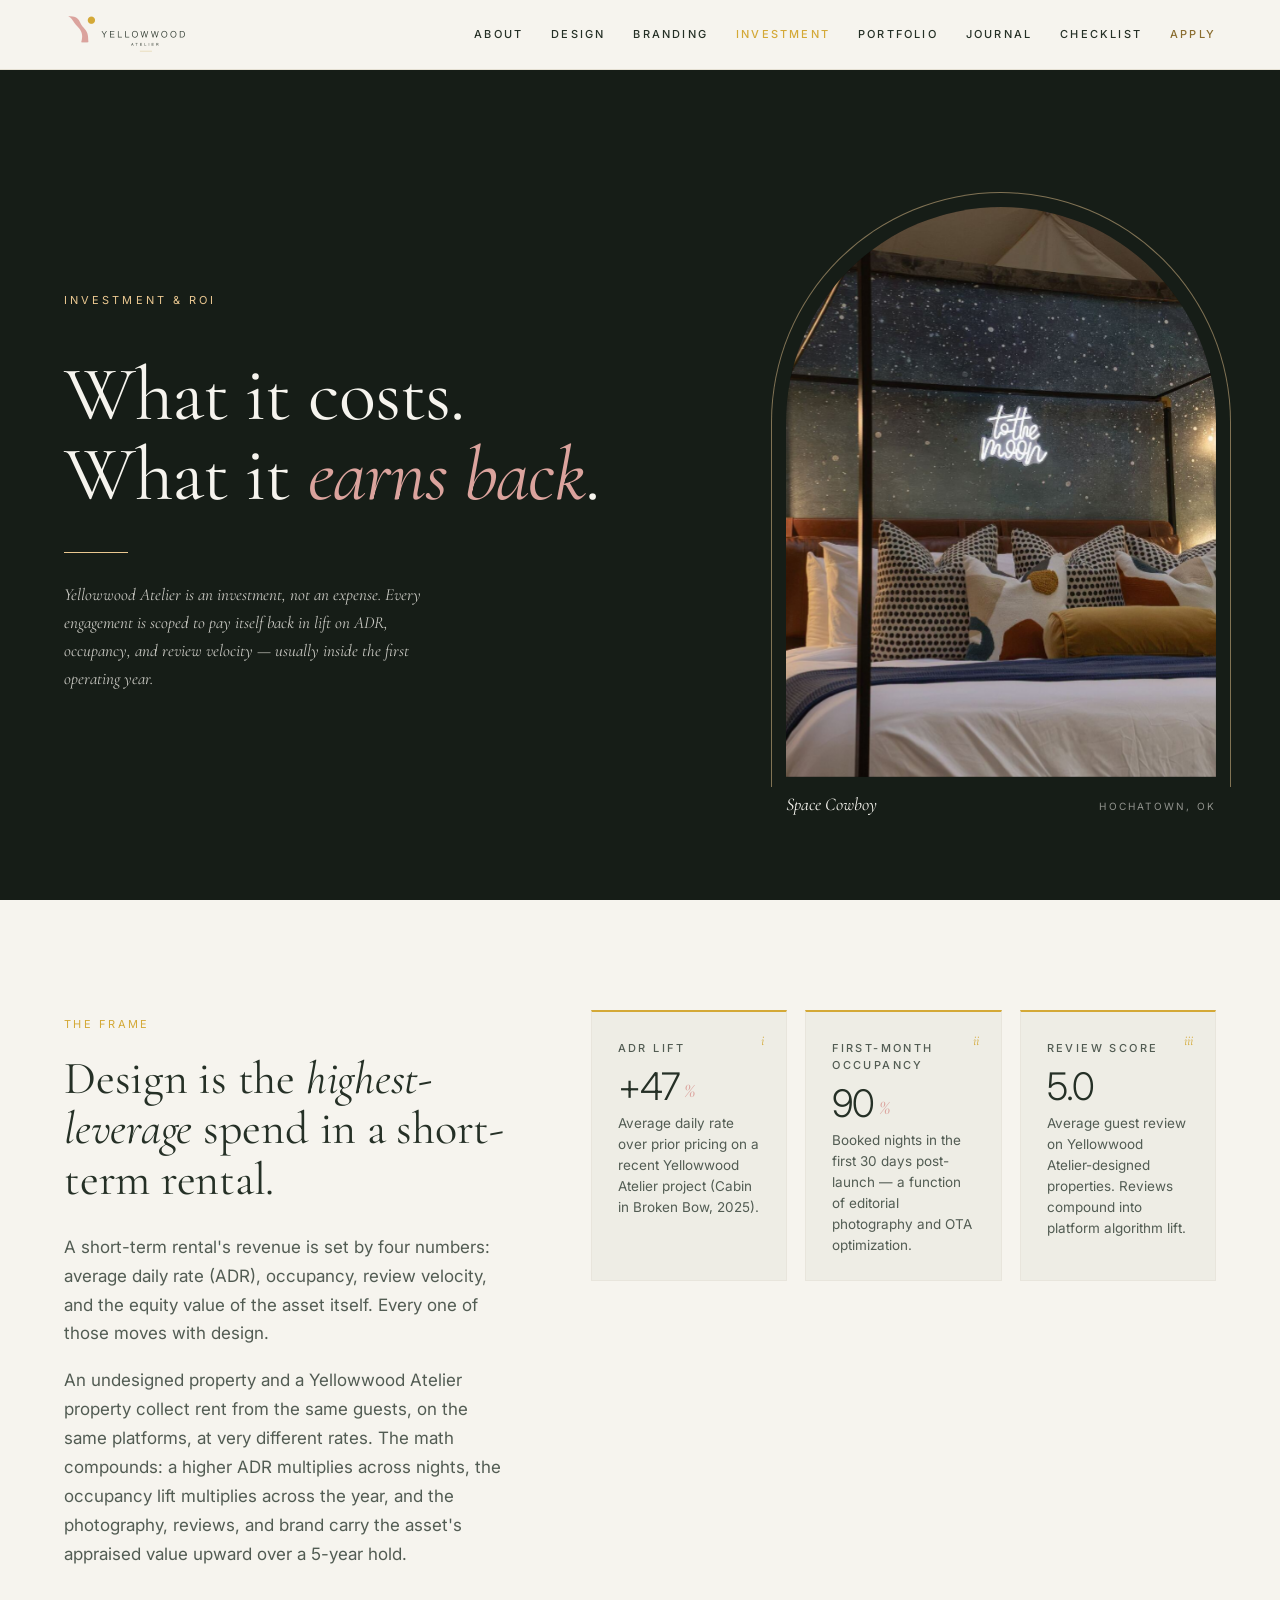
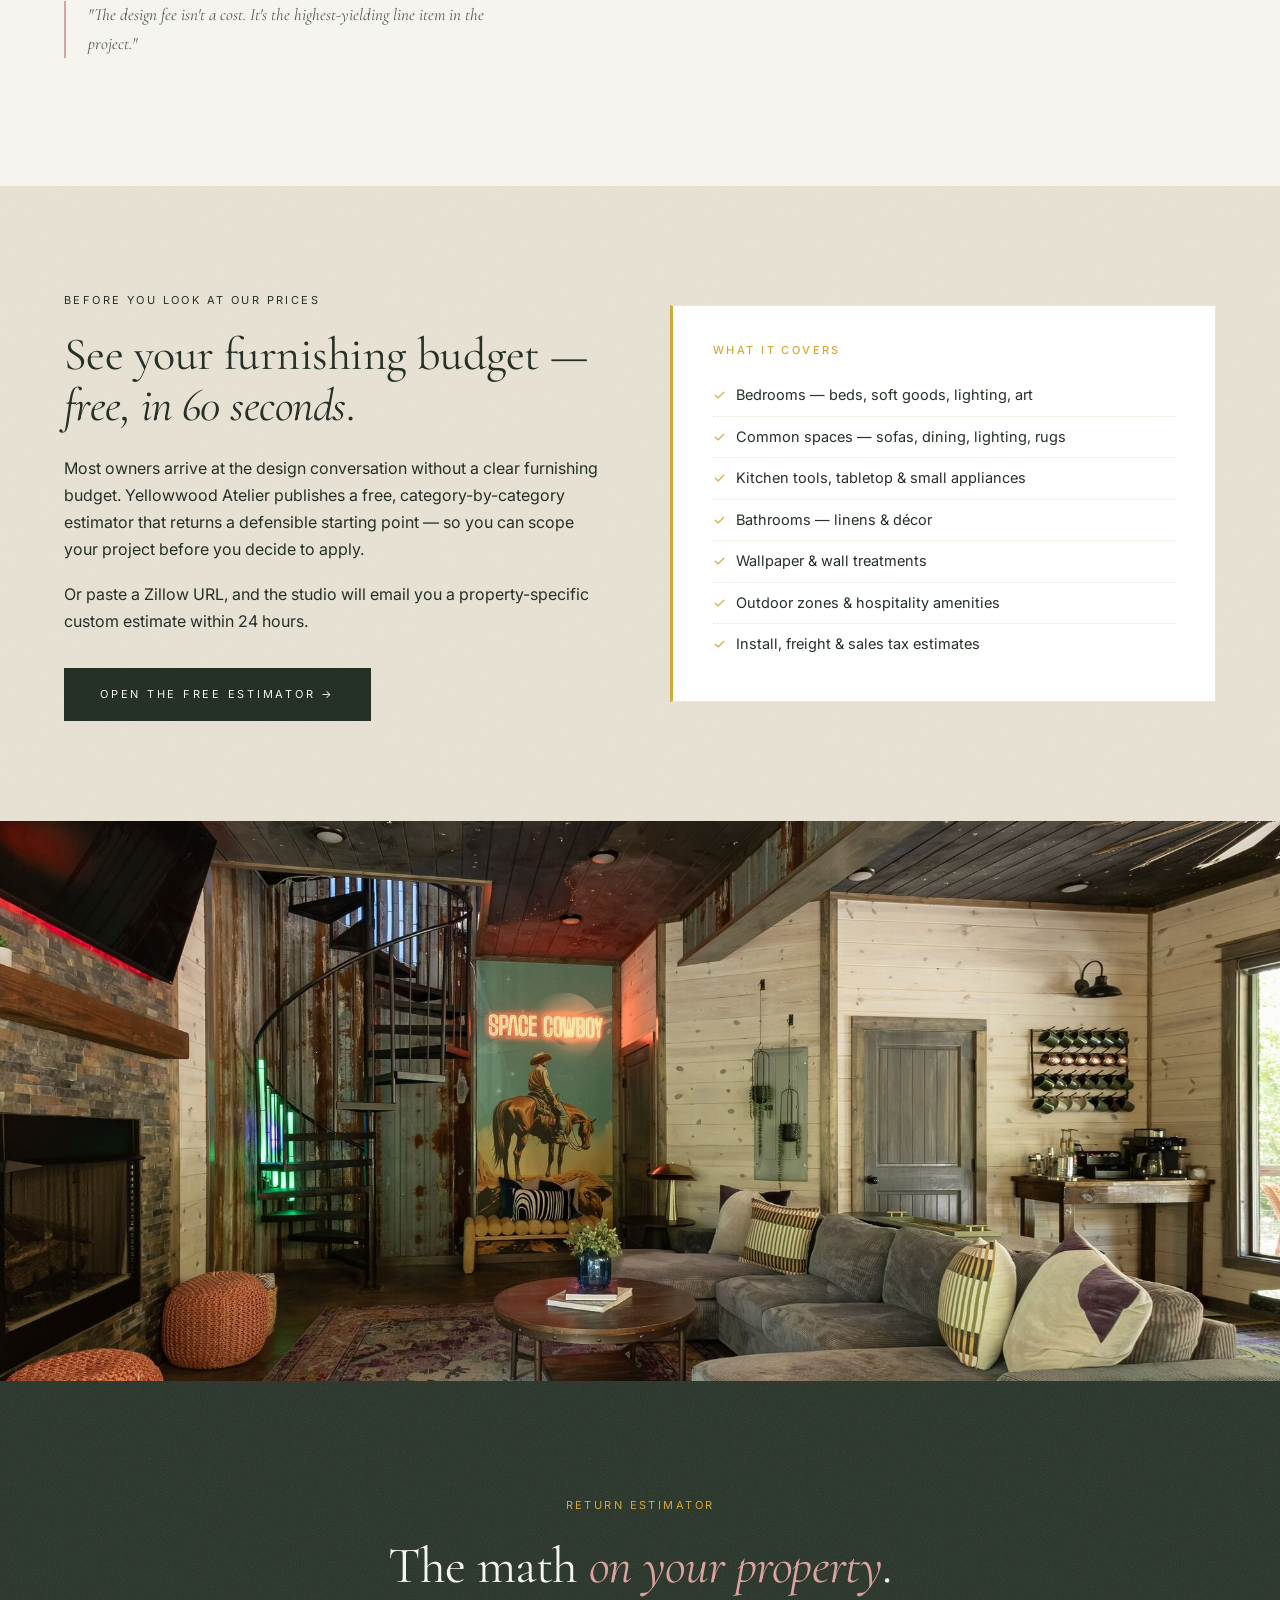
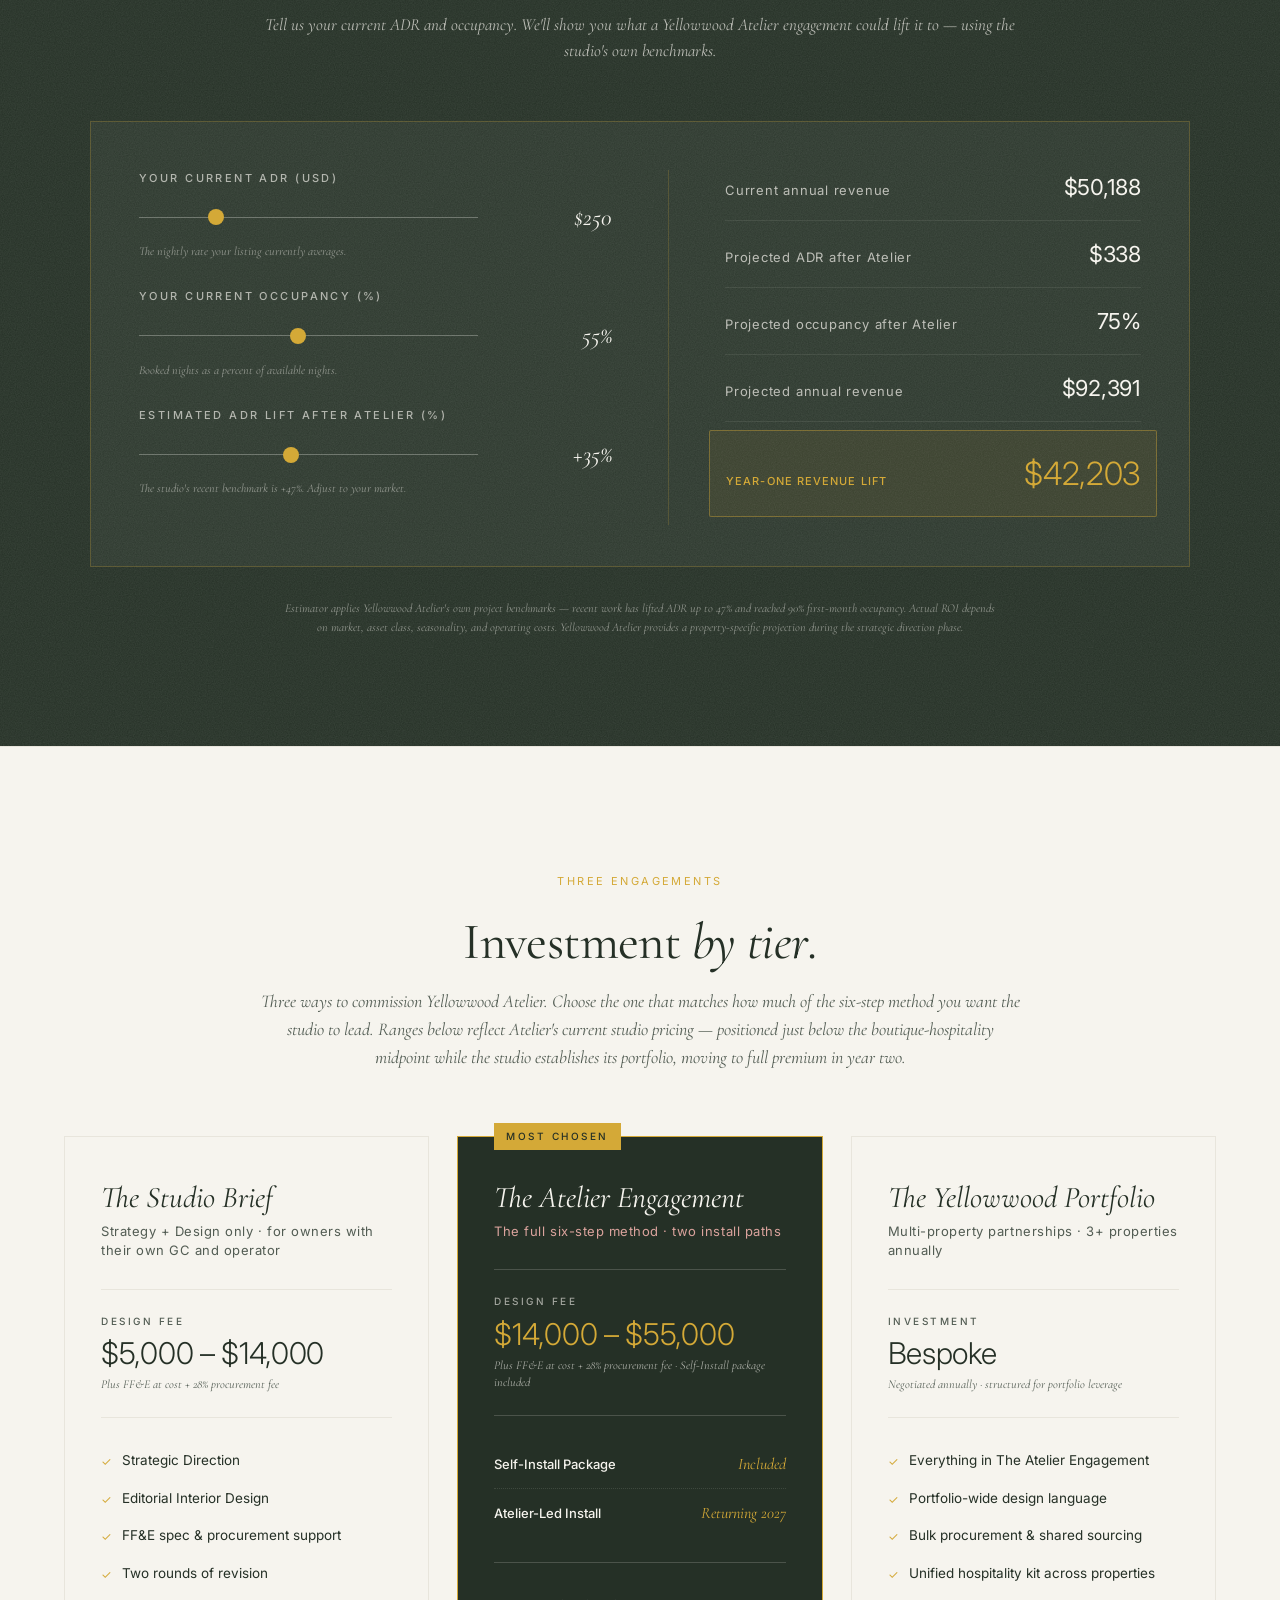
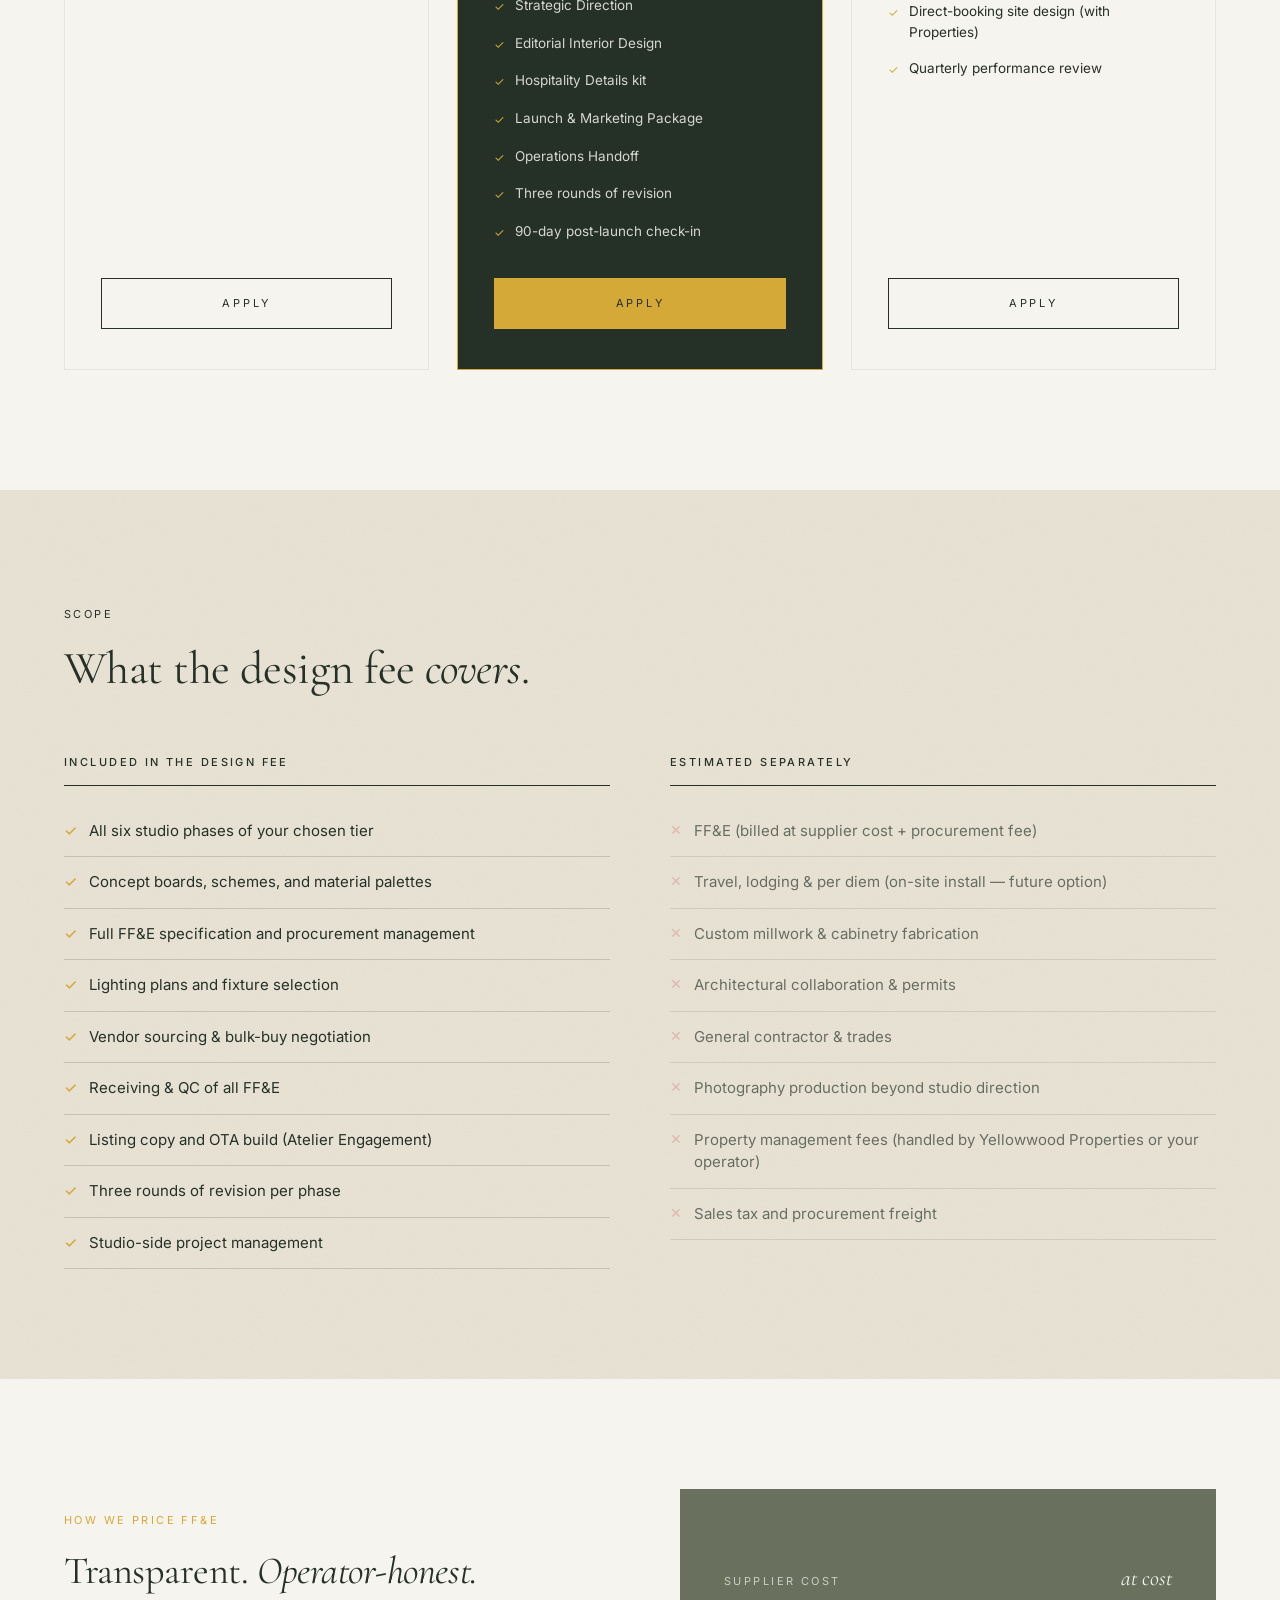
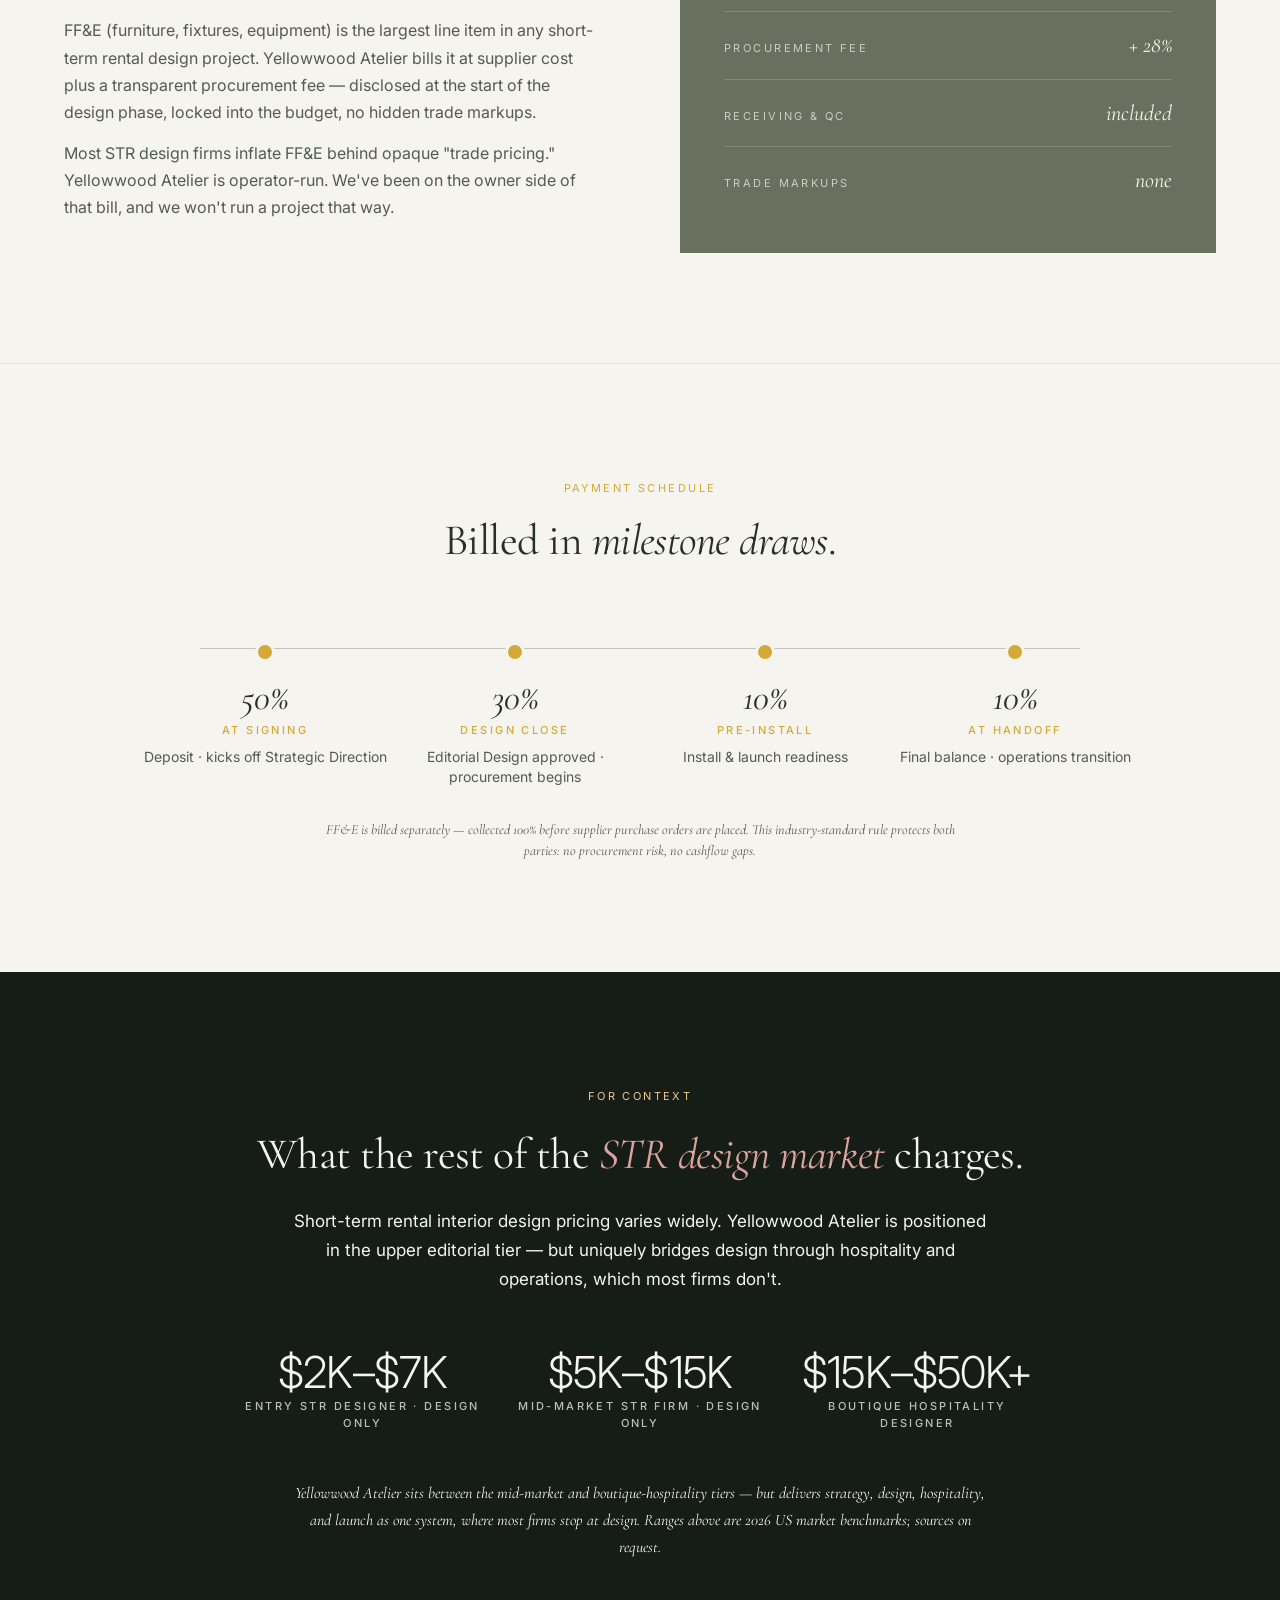
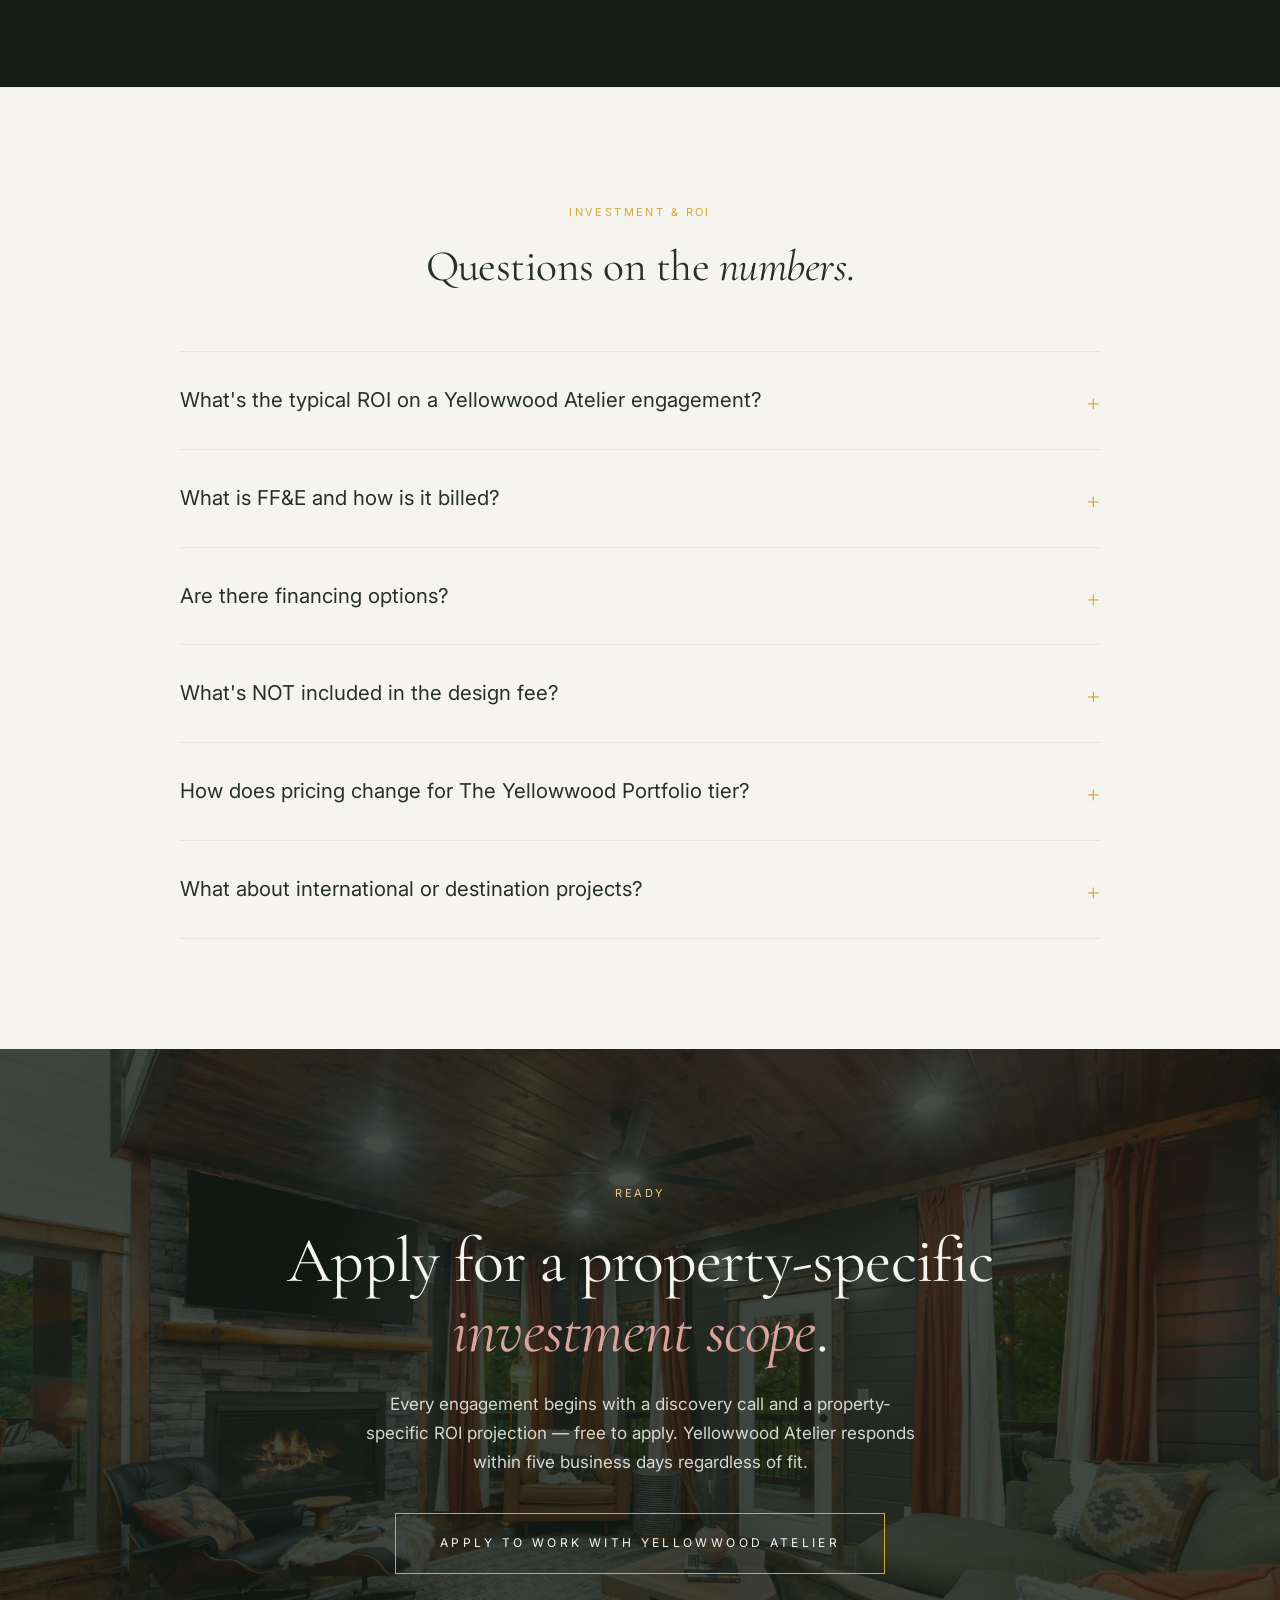
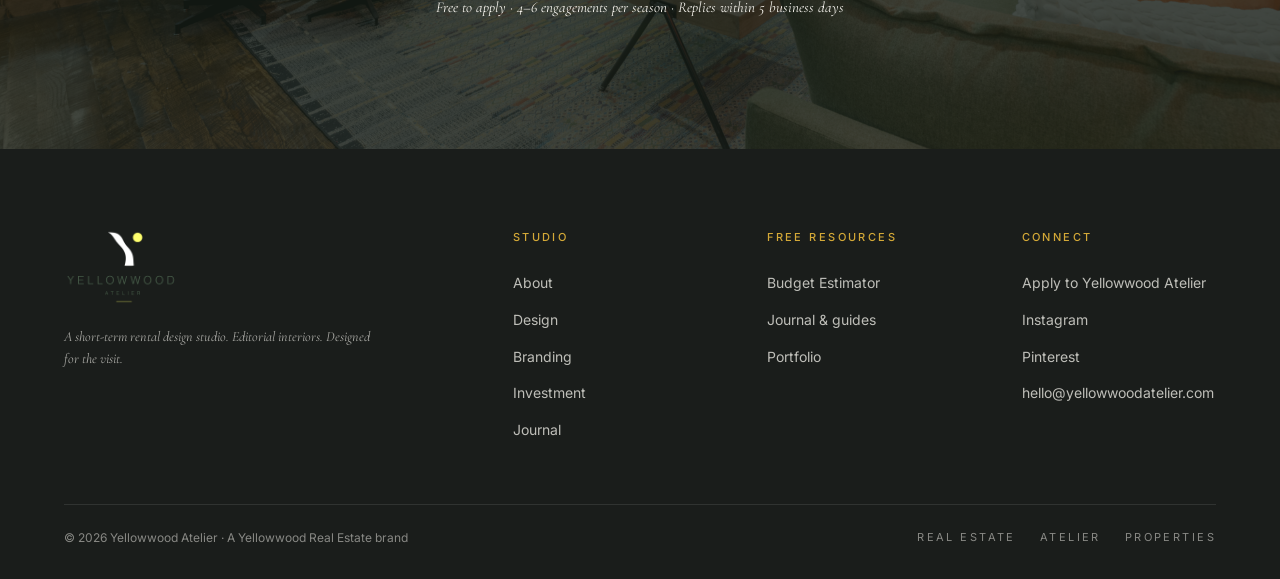
<file: investment.html>
<!doctype html>
<html lang="en">
<head>
<meta charset="utf-8" />
<meta name="viewport" content="width=device-width, initial-scale=1" />

<!-- ─── PRIMARY SEO ─────────────────────────────────────────── -->
<title>Investment & ROI — Yellowwood Atelier | Short-Term Rental Interior Design Pricing & Returns</title>
<meta name="twitter:image" content="https://yellowwoodatelier.com/assets/og-card.jpg?v=2"/>

<meta name="description" content="What it costs to commission Yellowwood Atelier — and what it earns back. Investment ranges across the three engagement tiers, ROI math on ADR lift and occupancy, and a return estimator for your property."/>
<meta name="keywords" content="short-term rental interior design cost, STR design firm pricing, Airbnb interior design ROI, vacation rental design return on investment, Airbnb design package price, boutique hotel design firm investment, Yellowwood Atelier pricing, FF&E procurement fee STR"/>
<meta name="author" content="Yellowwood Atelier"/>
<meta name="robots" content="index, follow, max-image-preview:large, max-snippet:-1"/>
<link rel="canonical" href="https://yellowwoodatelier.com/investment"/>

<!-- ─── OPEN GRAPH / SOCIAL ─────────────────────────────────── -->
<meta property="og:title" content="Investment & ROI — Yellowwood Atelier"/>
<meta property="og:description" content="What it costs. What it earns back. Investment ranges, ROI math, and a return estimator for short-term rental interior design."/>
<meta property="og:type" content="website"/>
<meta property="og:url" content="https://yellowwoodatelier.com/investment"/>
<meta property="og:image" content="https://yellowwoodatelier.com/assets/og-card.jpg?v=2"/>
<meta property="og:site_name" content="Yellowwood Atelier"/>

<meta name="twitter:card" content="summary_large_image"/>
<meta name="twitter:title" content="Investment & ROI — Yellowwood Atelier"/>
<meta name="twitter:description" content="Investment, not expense. See the math on a Yellowwood Atelier engagement."/>

<!-- ─── JSON-LD STRUCTURED DATA (SEO + LLM/AEO) ─────────────── -->
<script type="application/ld+json">
{
  "@context": "https://schema.org",
  "@graph": [
    {
      "@type": "PriceSpecification",
      "@id": "https://yellowwoodatelier.com/investment#studio-brief",
      "name": "The Studio Brief — Yellowwood Atelier",
      "description": "À la carte design-only engagement covering Strategic Direction and Editorial Interior Design.",
      "priceCurrency": "USD",
      "minPrice": "5000",
      "maxPrice": "14000"
    },
    {
      "@type": "PriceSpecification",
      "@id": "https://yellowwoodatelier.com/investment#atelier-engagement",
      "name": "The Atelier Engagement — Yellowwood Atelier",
      "description": "End-to-end six-step engagement with Self-Install package included.",
      "priceCurrency": "USD",
      "minPrice": "14000",
      "maxPrice": "55000"
    },
    {
      "@type": "FAQPage",
      "@id": "https://yellowwoodatelier.com/investment#faq",
      "mainEntity": [
        {
          "@type": "Question",
          "name": "What is the typical ROI on a Yellowwood Atelier engagement?",
          "acceptedAnswer": {
            "@type": "Answer",
            "text": "Yellowwood Atelier projects target a measurable lift in ADR (average daily rate) and first-year occupancy. Recent benchmarks include +47% ADR vs. prior pricing and 90% first-month occupancy. Design fees typically pay back inside the first operating year. Specific ROI ranges are scoped during the discovery call."
          }
        },
        {
          "@type": "Question",
          "name": "How does Yellowwood Atelier price FF&E?",
          "acceptedAnswer": {
            "@type": "Answer",
            "text": "FF&E (furniture, fixtures, and equipment) is billed at supplier cost plus a transparent procurement fee, disclosed at the start of the design phase and locked into the budget. There are no hidden trade markups — Yellowwood Atelier is operator-run and won't run a project the way most design firms do."
          }
        },
        {
          "@type": "Question",
          "name": "What is the payment schedule?",
          "acceptedAnswer": {
            "@type": "Answer",
            "text": "Yellowwood Atelier engagements are billed in milestone draws across the six studio phases. A typical Atelier Engagement is split 50% at signing, 30% at Editorial Design close, 10% pre-install, and a final 10% at handoff. The Studio Brief is billed as deposit plus delivery."
          }
        }
      ]
    }
  ]
}
</script>

<!-- Fonts -->
<link rel="preconnect" href="https://fonts.googleapis.com">
<link rel="preconnect" href="https://fonts.gstatic.com" crossorigin>
<link href="https://fonts.googleapis.com/css2?family=Cormorant+Garamond:ital,wght@0,400;0,500;1,400;1,500&family=Inter:wght@300;400;500&display=swap" rel="stylesheet">

<style>
:root {
  --forest: #253026;
  --bone: #F6F4EE;
  --gold: #D4A937;
  --clay: #DBA39D;
  --sage: #69715E;
  --mist: #A7B6C2;
  --sand: #CBBBA0;
  --ink: #1A1D1B;
  --gray: #525C53;
  --rule: #E8E5DC;

  --font-sans: 'Inter', -apple-system, BlinkMacSystemFont, sans-serif;
  --font-serif: 'Cormorant Garamond', Georgia, serif;

  --container: 1320px;
  --gutter: 5vw;

  --linen: url("data:image/svg+xml;utf8,<svg xmlns='http://www.w3.org/2000/svg' width='220' height='220'><filter id='n'><feTurbulence type='fractalNoise' baseFrequency='0.85' numOctaves='2' stitchTiles='stitch'/><feColorMatrix values='0 0 0 0 0.85  0 0 0 0 0.82  0 0 0 0 0.75  0 0 0 0.06 0'/></filter><rect width='220' height='220' filter='url(%23n)' opacity='0.55'/></svg>");
}

* { margin: 0; padding: 0; box-sizing: border-box; }
html { scroll-behavior: smooth; }
body {
  font-family: var(--font-sans);
  font-weight: 400;
  font-size: 16px;
  line-height: 1.55;
  color: var(--forest);
  background: var(--bone);
  -webkit-font-smoothing: antialiased;
  overflow-x: hidden;
}
img, video { max-width: 100%; display: block; }
a { color: inherit; text-decoration: none; }

.eyebrow {
  font-family: var(--font-sans);
  font-weight: 400;
  font-size: 11px;
  letter-spacing: 0.22em;
  text-transform: uppercase;
  color: var(--gold);
}
/* Readability protection — gold text fails on clay/mist. Covers inline-style AND class-based backgrounds. */
.apply .eyebrow,
.bridge .eyebrow,
.context .eyebrow,
.scope .eyebrow,
.timeline .eyebrow,
.cta-card .eyebrow,
.next-step .eyebrow,
.section-divider .eyebrow,
.narrative.mist .eyebrow,
.narrative.clay .eyebrow,
section[style*="background: var(--clay)"] .eyebrow,
section[style*="background: var(--mist)"] .eyebrow,
section[style*="background:var(--clay)"] .eyebrow,
section[style*="background:var(--mist)"] .eyebrow { color: var(--forest); }

@keyframes fadeUp { from { opacity: 0; transform: translateY(28px); } to { opacity: 1; transform: translateY(0); } }
@keyframes drift { 0% { transform: translate3d(0,0,0); } 50% { transform: translate3d(20px,-12px,0); } 100% { transform: translate3d(0,0,0); } }
@keyframes countUp { from { opacity: 0; transform: translateY(8px); } to { opacity: 1; transform: translateY(0); } }

.reveal { opacity: 0; transform: translateY(28px); transition: opacity 1s ease, transform 1s ease; }
.reveal.in { opacity: 1; transform: translateY(0); }
.reveal.delay-1.in { transition-delay: .1s; }
.reveal.delay-2.in { transition-delay: .25s; }
.reveal.delay-3.in { transition-delay: .4s; }

/* ── Placeholder badge — flags pricing that's still TBD ────────── */
.tbd {
  display: inline-block;
  background: rgba(212,169,55,0.18);
  color: var(--gold);
  font-family: var(--font-sans);
  font-weight: 500;
  font-size: 10px;
  letter-spacing: 0.22em;
  text-transform: uppercase;
  padding: 3px 9px;
  border: 1px dashed var(--gold);
  border-radius: 2px;
}
.tbd-block {
  border: 1px dashed var(--gold);
  background: rgba(212,169,55,0.05);
  padding: 4px 10px;
  display: inline-block;
  font-style: italic;
  font-family: var(--font-serif);
  color: var(--gold);
  font-size: 13px;
}

/* ── NAV ──────────────────────────────────────────────────────── */
nav {
  position: fixed;
  top: 0; left: 0; right: 0;
  z-index: 50;
  padding: 26px var(--gutter);
  display: flex;
  justify-content: space-between;
  align-items: center;
  color: var(--forest);
  background: var(--bone);
  border-bottom: 1px solid var(--rule);
}
.logo-img { height: 56px; width: auto; transition: opacity .3s, height .3s; }
nav ul {
  list-style: none;
  display: flex;
  gap: 38px;
  font-size: 11px;
  letter-spacing: 0.22em;
  text-transform: uppercase;
  font-weight: 400;
}
nav ul a:hover { color: var(--clay); transition: color .3s; }
nav ul a.active { color: var(--clay); }

/* ── SUBHERO ──────────────────────────────────────────────── */
.subhero {
  position: relative;
  padding: 220px var(--gutter) 100px;
  background: var(--forest);
  color: var(--bone);
  overflow: hidden;
}
.subhero-mark-bleed {
  position: absolute;
  z-index: 0;
  right: -16vw;
  top: -8vh;
  width: 60vw;
  max-width: 720px;
  opacity: 0.07;
  pointer-events: none;
}
.subhero-mark-bleed img { width: 100%; height: auto; filter: brightness(2.5); }
.subhero-topo {
  position: absolute;
  z-index: 0;
  left: -8vw;
  bottom: -10vh;
  width: 60vw;
  max-width: 700px;
  opacity: 0.06;
  pointer-events: none;
  animation: drift 28s ease-in-out infinite;
}
.subhero-topo img { width: 100%; height: auto; }
.subhero-content {
  position: relative;
  z-index: 2;
  max-width: var(--container);
  margin: 0 auto;
}
.subhero-eyebrow {
  display: inline-block;
  font-size: 11px;
  letter-spacing: 0.28em;
  text-transform: uppercase;
  color: var(--gold);
  margin-bottom: 28px;
}
.subhero h1 {
  font-family: var(--font-sans);
  font-weight: 300;
  font-size: clamp(48px, 6vw, 88px);
  line-height: 1.05;
  letter-spacing: -0.01em;
  max-width: 1100px;
  margin-bottom: 30px;
}
.subhero h1 em {
  font-family: var(--font-serif);
  font-style: italic;
  font-weight: 400;
  color: var(--clay);
}
.subhero-rule { width: 64px; height: 1px; background: var(--gold); margin: 36px 0 28px; }
.subhero-lede {
  max-width: 700px;
  font-size: clamp(16px, 1.3vw, 19px);
  line-height: 1.6;
  color: rgba(246,244,238,0.78);
  font-family: var(--font-serif);
  font-style: italic;
  font-weight: 400;
}

/* ── ROI FRAME (the big idea) ─────────────────────────────── */
.roi-frame {
  padding: 110px var(--gutter);
  background: var(--bone);
  position: relative;
  overflow: hidden;
}
.roi-grid {
  max-width: var(--container);
  margin: 0 auto;
  display: grid;
  grid-template-columns: 5fr 7fr;
  gap: 80px;
  align-items: start;
}
.roi-grid h2 {
  font-family: var(--font-sans);
  font-weight: 300;
  font-size: clamp(36px, 3.6vw, 56px);
  line-height: 1.1;
  letter-spacing: -0.005em;
  color: var(--forest);
  margin-top: 18px;
  margin-bottom: 28px;
}
.roi-grid h2 em {
  font-family: var(--font-serif);
  font-style: italic;
  font-weight: 400;
}
.roi-text p {
  font-size: 17px;
  line-height: 1.7;
  color: var(--gray);
  margin-bottom: 18px;
}
.roi-pull {
  margin-top: 32px;
  font-family: var(--font-serif);
  font-style: italic;
  font-size: 22px;
  line-height: 1.4;
  color: var(--sage);
  padding-left: 22px;
  border-left: 2px solid var(--clay);
  max-width: 540px;
}

/* The 4 ROI levers */
.lever-grid {
  display: grid;
  grid-template-columns: repeat(3, 1fr);
  gap: 18px;
}
.lever {
  background: rgba(105,113,94,0.06);
  border: 1px solid var(--rule);
  padding: 28px 26px 24px;
  position: relative;
  border-top: 2px solid var(--gold);
}
.lever-num {
  position: absolute;
  top: 18px; right: 22px;
  font-family: var(--font-serif);
  font-style: italic;
  font-size: 14px;
  color: var(--gold);
  font-weight: 400;
}
.lever-name {
  font-size: 11px;
  letter-spacing: 0.22em;
  text-transform: uppercase;
  color: var(--gray);
  margin-bottom: 10px;
  font-weight: 500;
}
.lever-stat {
  font-family: var(--font-sans);
  font-weight: 300;
  font-size: 38px;
  line-height: 1;
  color: var(--forest);
  margin-bottom: 8px;
  letter-spacing: -0.02em;
}
.lever-stat em {
  font-family: var(--font-serif);
  font-style: italic;
  font-weight: 400;
  color: var(--clay);
  font-size: 22px;
  vertical-align: middle;
  margin-left: 4px;
}
.lever-blurb {
  font-size: 13.5px;
  line-height: 1.55;
  color: var(--gray);
}

/* ── ROI ESTIMATOR (interactive) ──────────────────────────── */
.estimator {
  padding: 110px var(--gutter);
  background: var(--forest);
  color: var(--bone);
  background-image: url("data:image/svg+xml;utf8,<svg xmlns='http://www.w3.org/2000/svg' width='220' height='220'><filter id='n'><feTurbulence type='fractalNoise' baseFrequency='0.85' numOctaves='2' stitchTiles='stitch'/><feColorMatrix values='0 0 0 0 0.18  0 0 0 0 0.22  0 0 0 0 0.18  0 0 0 0.6 0'/></filter><rect width='220' height='220' filter='url(%23n)' opacity='0.4'/></svg>");
  position: relative;
  overflow: hidden;
}
.estimator-arch {
  position: absolute;
  top: -10%;
  left: 50%;
  transform: translateX(-50%);
  width: 90%;
  max-width: 1200px;
  opacity: 0.07;
  pointer-events: none;
}
.estimator-arch svg { width: 100%; height: auto; stroke: var(--gold); fill: none; stroke-width: 1; }
.estimator-wrap {
  position: relative;
  z-index: 2;
  max-width: 1100px;
  margin: 0 auto;
}
.estimator-head {
  text-align: center;
  margin-bottom: 56px;
  max-width: 760px;
  margin-left: auto;
  margin-right: auto;
}
.estimator-head h2 {
  font-family: var(--font-sans);
  font-weight: 300;
  font-size: clamp(36px, 4vw, 56px);
  line-height: 1.1;
  margin: 22px 0 18px;
}
.estimator-head h2 em {
  font-family: var(--font-serif);
  font-style: italic;
  font-weight: 400;
  color: var(--clay);
}
.estimator-head p {
  font-family: var(--font-serif);
  font-style: italic;
  font-size: 17px;
  line-height: 1.55;
  color: rgba(246,244,238,0.7);
}
.estimator-card {
  background: rgba(246,244,238,0.04);
  border: 1px solid rgba(212,169,55,0.25);
  padding: 48px 48px 40px;
  display: grid;
  grid-template-columns: 1fr 1fr;
  gap: 56px;
  align-items: start;
}
.input-col label {
  display: block;
  font-size: 11px;
  letter-spacing: 0.22em;
  text-transform: uppercase;
  color: rgba(246,244,238,0.65);
  margin-bottom: 12px;
  font-weight: 500;
}
.input-row {
  display: flex;
  align-items: center;
  gap: 14px;
  margin-bottom: 28px;
}
.input-row input[type="range"] {
  flex: 1;
  -webkit-appearance: none;
  appearance: none;
  height: 1px;
  background: rgba(246,244,238,0.3);
  outline: none;
  cursor: pointer;
}
.input-row input[type="range"]::-webkit-slider-thumb {
  -webkit-appearance: none;
  appearance: none;
  width: 16px;
  height: 16px;
  background: var(--gold);
  border-radius: 50%;
  cursor: pointer;
}
.input-row input[type="range"]::-moz-range-thumb {
  width: 16px;
  height: 16px;
  background: var(--gold);
  border-radius: 50%;
  cursor: pointer;
  border: none;
}
.input-val {
  font-family: var(--font-serif);
  font-style: italic;
  font-size: 24px;
  color: var(--bone);
  min-width: 120px;
  text-align: right;
}
.input-help {
  font-size: 12px;
  color: rgba(246,244,238,0.5);
  font-style: italic;
  font-family: var(--font-serif);
  margin-top: -22px;
  margin-bottom: 28px;
  display: block;
}

.output-col {
  border-left: 1px solid rgba(212,169,55,0.2);
  padding-left: 56px;
}
.output-row {
  padding: 16px 0;
  border-bottom: 1px solid rgba(246,244,238,0.08);
  display: flex;
  justify-content: space-between;
  align-items: baseline;
}
.output-row:first-child { padding-top: 0; }
.output-row:last-child { border-bottom: none; }
.output-row.highlight {
  background: rgba(212,169,55,0.08);
  margin: 8px -16px;
  padding: 18px 16px;
  border: 1px solid rgba(212,169,55,0.4);
  border-radius: 2px;
}
.output-label {
  font-size: 13px;
  letter-spacing: 0.06em;
  color: rgba(246,244,238,0.7);
}
.output-row.highlight .output-label {
  font-weight: 500;
  letter-spacing: 0.1em;
  text-transform: uppercase;
  font-size: 11px;
  color: var(--gold);
}
.output-val {
  font-family: var(--font-sans);
  font-weight: 400;
  font-size: 22px;
  color: var(--bone);
  letter-spacing: -0.01em;
}
.output-row.highlight .output-val {
  font-size: 32px;
  color: var(--gold);
  font-weight: 300;
}
.estimator-disclaimer {
  margin-top: 32px;
  font-size: 12px;
  color: rgba(246,244,238,0.5);
  text-align: center;
  font-style: italic;
  font-family: var(--font-serif);
  max-width: 720px;
  margin-left: auto;
  margin-right: auto;
}

/* ── INVESTMENT TIERS ─────────────────────────────────────── */
.tiers-section {
  padding: 120px var(--gutter);
  background: var(--bone);
  border-top: 1px solid var(--rule);
}
.tiers-wrap {
  max-width: var(--container);
  margin: 0 auto;
}
.tiers-head {
  text-align: center;
  margin-bottom: 64px;
  max-width: 760px;
  margin-left: auto;
  margin-right: auto;
}
.tiers-head h2 {
  font-family: var(--font-sans);
  font-weight: 300;
  font-size: clamp(36px, 4vw, 56px);
  line-height: 1.1;
  margin: 22px 0 18px;
  color: var(--forest);
}
.tiers-head h2 em {
  font-family: var(--font-serif);
  font-style: italic;
  font-weight: 400;
}
.tiers-head p {
  font-family: var(--font-serif);
  font-style: italic;
  font-size: 18px;
  line-height: 1.55;
  color: var(--gray);
}

.invest-grid {
  display: grid;
  grid-template-columns: repeat(3, 1fr);
  gap: 28px;
}
.invest-card {
  background: var(--bone);
  border: 1px solid var(--rule);
  padding: 44px 36px 40px;
  display: flex;
  flex-direction: column;
  position: relative;
  transition: transform .4s ease, border-color .4s ease, box-shadow .4s ease;
}
.invest-card:hover {
  transform: translateY(-4px);
  border-color: var(--gold);
  box-shadow: 0 18px 40px -24px rgba(37,48,38,0.25);
}
.invest-card.featured {
  background: var(--forest);
  color: var(--bone);
  border-color: var(--gold);
}
.invest-badge {
  position: absolute;
  top: -14px;
  left: 36px;
  background: var(--gold);
  color: var(--forest);
  font-size: 10px;
  letter-spacing: 0.25em;
  text-transform: uppercase;
  padding: 6px 12px;
  font-weight: 500;
}
.invest-name {
  font-family: var(--font-serif);
  font-style: italic;
  font-weight: 400;
  font-size: 30px;
  line-height: 1.1;
  margin-bottom: 8px;
  color: var(--forest);
}
.invest-card.featured .invest-name { color: var(--bone); }
.invest-sub {
  font-size: 13px;
  letter-spacing: 0.04em;
  color: var(--gray);
  margin-bottom: 28px;
  line-height: 1.5;
}
.invest-card.featured .invest-sub { color: var(--clay); }

.invest-fee-block {
  padding: 24px 0;
  border-top: 1px solid var(--rule);
  border-bottom: 1px solid var(--rule);
  margin-bottom: 24px;
}
.invest-card.featured .invest-fee-block {
  border-color: rgba(246,244,238,0.18);
}
.invest-fee-label {
  font-size: 10px;
  letter-spacing: 0.25em;
  text-transform: uppercase;
  color: var(--gray);
  margin-bottom: 8px;
  font-weight: 500;
}
.invest-card.featured .invest-fee-label { color: rgba(246,244,238,0.6); }
.invest-fee-amount {
  font-family: var(--font-sans);
  font-weight: 300;
  font-size: 30px;
  line-height: 1.1;
  letter-spacing: -0.01em;
  color: var(--forest);
  margin-bottom: 6px;
}
.invest-card.featured .invest-fee-amount { color: var(--gold); }
.invest-fee-note {
  font-size: 12px;
  font-style: italic;
  font-family: var(--font-serif);
  color: var(--gray);
  line-height: 1.4;
}
.invest-card.featured .invest-fee-note { color: rgba(246,244,238,0.65); }

.invest-paths {
  margin-bottom: 24px;
  padding-bottom: 24px;
  border-bottom: 1px solid var(--rule);
}
.invest-card.featured .invest-paths { border-color: rgba(246,244,238,0.18); }
.invest-path {
  padding: 12px 0;
  display: flex;
  justify-content: space-between;
  align-items: baseline;
  gap: 16px;
}
.invest-path:not(:last-child) {
  border-bottom: 1px dotted var(--rule);
}
.invest-card.featured .invest-path:not(:last-child) {
  border-color: rgba(246,244,238,0.12);
}
.invest-path-name {
  font-size: 13px;
  font-weight: 500;
  color: var(--forest);
}
.invest-card.featured .invest-path-name { color: var(--bone); }
.invest-path-fee {
  font-family: var(--font-serif);
  font-style: italic;
  font-size: 16px;
  color: var(--gold);
  white-space: nowrap;
}

.invest-includes {
  list-style: none;
  margin-bottom: 28px;
  flex-grow: 1;
}
.invest-includes li {
  font-size: 13.5px;
  line-height: 1.55;
  color: var(--forest);
  padding: 8px 0;
  display: flex;
  align-items: flex-start;
  gap: 10px;
}
.invest-card.featured .invest-includes li { color: rgba(246,244,238,0.85); }
.invest-includes li::before {
  content: '✓';
  color: var(--gold);
  font-size: 12px;
  flex-shrink: 0;
  margin-top: 3px;
}
.invest-cta {
  display: inline-block;
  text-align: center;
  width: 100%;
  padding: 16px 24px;
  background: transparent;
  border: 1px solid var(--forest);
  color: var(--forest);
  font-size: 11px;
  letter-spacing: 0.25em;
  text-transform: uppercase;
  font-weight: 400;
  transition: all .3s ease;
}
.invest-cta:hover { background: var(--forest); color: var(--bone); }
.invest-card.featured .invest-cta {
  background: var(--gold);
  color: var(--forest);
  border-color: var(--gold);
}
.invest-card.featured .invest-cta:hover { background: var(--clay); border-color: var(--clay); }

/* ── WHAT'S IN / WHAT'S NOT ─────────────────────────────── */
.scope {
  padding: 110px var(--gutter);
  background: var(--mist);
  background-image: var(--linen);
  background-blend-mode: multiply;
}
.scope-wrap {
  max-width: var(--container);
  margin: 0 auto;
}
.scope-head {
  margin-bottom: 60px;
  max-width: 700px;
}
.scope-head h2 {
  font-family: var(--font-sans);
  font-weight: 300;
  font-size: clamp(36px, 3.6vw, 52px);
  line-height: 1.1;
  margin-top: 18px;
  color: var(--forest);
}
.scope-head h2 em {
  font-family: var(--font-serif);
  font-style: italic;
  font-weight: 400;
}
.scope-grid {
  display: grid;
  grid-template-columns: 1fr 1fr;
  gap: 60px;
}
.scope-col h3 {
  font-size: 11px;
  letter-spacing: 0.22em;
  text-transform: uppercase;
  color: var(--forest);
  margin-bottom: 20px;
  padding-bottom: 14px;
  border-bottom: 1px solid var(--forest);
  font-weight: 500;
}
.scope-col ul {
  list-style: none;
}
.scope-col li {
  padding: 14px 0;
  border-bottom: 1px solid rgba(37,48,38,0.18);
  font-size: 15px;
  line-height: 1.5;
  color: var(--forest);
  display: flex;
  align-items: flex-start;
  gap: 12px;
}
.scope-in li::before {
  content: '✓';
  color: var(--gold);
  font-weight: 500;
  flex-shrink: 0;
}
.scope-out li {
  color: var(--forest);
  opacity: 0.65;
}
.scope-out li::before {
  content: '×';
  color: var(--clay);
  font-size: 18px;
  font-weight: 400;
  line-height: 1;
  flex-shrink: 0;
}

/* ── FF&E pricing ─────────────────────────────────────── */
.ffe {
  padding: 110px var(--gutter);
  background: var(--bone);
}
.ffe-grid {
  max-width: var(--container);
  margin: 0 auto;
  display: grid;
  grid-template-columns: 1fr 1fr;
  gap: 80px;
  align-items: center;
}
.ffe h2 {
  font-family: var(--font-sans);
  font-weight: 300;
  font-size: clamp(32px, 3vw, 48px);
  line-height: 1.15;
  margin-top: 18px;
  margin-bottom: 24px;
  color: var(--forest);
}
.ffe h2 em {
  font-family: var(--font-serif);
  font-style: italic;
  font-weight: 400;
}
.ffe p {
  font-size: 16px;
  line-height: 1.7;
  color: var(--gray);
  margin-bottom: 14px;
}
.ffe-stack {
  background: var(--sage);
  color: var(--bone);
  padding: 56px 44px;
  position: relative;
}
.ffe-stack-row {
  display: flex;
  justify-content: space-between;
  align-items: baseline;
  padding: 16px 0;
  border-bottom: 1px solid rgba(246,244,238,0.18);
}
.ffe-stack-row:last-child { border-bottom: none; padding-bottom: 0; }
.ffe-stack-label {
  font-size: 11px;
  letter-spacing: 0.22em;
  text-transform: uppercase;
  color: rgba(246,244,238,0.7);
}
.ffe-stack-val {
  font-family: var(--font-serif);
  font-style: italic;
  font-weight: 400;
  font-size: 22px;
  color: var(--bone);
}

/* ── PAYMENT SCHEDULE ──────────────────────────────────── */
.schedule {
  padding: 110px var(--gutter);
  background: var(--bone);
  border-top: 1px solid var(--rule);
}
.schedule-wrap {
  max-width: var(--container);
  margin: 0 auto;
}
.schedule-head {
  text-align: center;
  margin-bottom: 56px;
}
.schedule-head h2 {
  font-family: var(--font-sans);
  font-weight: 300;
  font-size: clamp(34px, 3.4vw, 50px);
  line-height: 1.1;
  margin-top: 18px;
  color: var(--forest);
}
.schedule-head h2 em {
  font-family: var(--font-serif);
  font-style: italic;
  font-weight: 400;
}
.schedule-bar {
  display: grid;
  grid-template-columns: repeat(4, 1fr);
  gap: 0;
  position: relative;
  max-width: 1000px;
  margin: 0 auto;
}
.schedule-bar::before {
  content: '';
  position: absolute;
  top: 28px;
  left: 6%; right: 6%;
  height: 1px;
  background: var(--forest);
  opacity: 0.25;
}
.schedule-step {
  padding-top: 60px;
  text-align: center;
  position: relative;
}
.schedule-step::before {
  content: '';
  position: absolute;
  top: 22px; left: 50%;
  transform: translateX(-50%);
  width: 14px; height: 14px;
  background: var(--gold);
  border-radius: 50%;
  border: 3px solid var(--bone);
}
.schedule-pct {
  font-family: var(--font-serif);
  font-style: italic;
  font-size: 36px;
  color: var(--forest);
  margin-bottom: 6px;
  line-height: 1;
}
.schedule-when {
  font-size: 11px;
  letter-spacing: 0.22em;
  text-transform: uppercase;
  color: var(--gold);
  margin-bottom: 8px;
  font-weight: 500;
}
.schedule-what {
  font-size: 14px;
  color: var(--gray);
  line-height: 1.4;
}

/* ── INDUSTRY CONTEXT ────────────────────────────────── */
.context {
  padding: 110px var(--gutter);
  background: var(--clay);
  color: var(--forest);
  position: relative;
  overflow: hidden;
}
.context-arch {
  position: absolute;
  inset: 0;
  display: flex;
  align-items: center;
  justify-content: center;
  pointer-events: none;
  opacity: 0.18;
}
.context-arch svg { width: 70%; height: 70%; stroke: var(--forest); fill: none; stroke-width: 1; }
.context-wrap {
  position: relative;
  z-index: 2;
  max-width: 1000px;
  margin: 0 auto;
  text-align: center;
}
.context h2 {
  font-family: var(--font-sans);
  font-weight: 300;
  font-size: clamp(32px, 3.4vw, 48px);
  line-height: 1.15;
  margin: 22px 0 28px;
}
.context h2 em {
  font-family: var(--font-serif);
  font-style: italic;
  font-weight: 400;
}
.context p {
  font-size: 17px;
  line-height: 1.7;
  color: var(--forest);
  max-width: 700px;
  margin: 0 auto 16px;
}
.context-stats {
  display: grid;
  grid-template-columns: repeat(3, 1fr);
  gap: 32px;
  margin-top: 56px;
  max-width: 800px;
  margin-left: auto;
  margin-right: auto;
}
.context-stat {
  text-align: center;
}
.context-stat-num {
  font-family: var(--font-sans);
  font-weight: 300;
  font-size: 44px;
  letter-spacing: -0.02em;
  color: var(--forest);
  margin-bottom: 4px;
  line-height: 1;
}
.context-stat-label {
  font-size: 11px;
  letter-spacing: 0.22em;
  text-transform: uppercase;
  color: var(--forest);
  opacity: 0.75;
  font-weight: 500;
}

/* ── FAQ ─────────────────────────────────────────── */
.faq {
  padding: 110px var(--gutter);
  background: var(--bone);
  border-top: 1px solid var(--rule);
}
.faq-wrap { max-width: 920px; margin: 0 auto; }
.faq-head { text-align: center; margin-bottom: 60px; }
.faq-head h2 {
  font-family: var(--font-sans);
  font-weight: 300;
  font-size: clamp(34px, 3.4vw, 50px);
  line-height: 1.15;
  margin-top: 18px;
  color: var(--forest);
}
.faq-head h2 em {
  font-family: var(--font-serif);
  font-style: italic;
  font-weight: 400;
}
.faq-item {
  border-top: 1px solid var(--rule);
  padding: 26px 0;
}
.faq-item:last-child { border-bottom: 1px solid var(--rule); }
.faq-item summary {
  font-size: clamp(18px, 1.6vw, 22px);
  font-weight: 400;
  color: var(--forest);
  cursor: pointer;
  list-style: none;
  display: flex;
  justify-content: space-between;
  align-items: center;
  gap: 24px;
  line-height: 1.4;
}
.faq-item summary::-webkit-details-marker { display: none; }
.faq-item summary::after {
  content: '+';
  font-family: var(--font-serif);
  font-size: 32px;
  font-weight: 300;
  color: var(--gold);
  flex-shrink: 0;
  transition: transform .3s ease;
}
.faq-item[open] summary::after { content: '–'; }
.faq-item summary:hover { color: var(--clay); transition: color .3s; }
.faq-answer {
  margin-top: 18px;
  font-size: 16px;
  line-height: 1.7;
  color: var(--gray);
  max-width: 760px;
}

/* ── APPLY CTA ───────────────────────────────────── */
.apply {
  padding: 130px var(--gutter);
  background: var(--forest);
  color: var(--bone);
  text-align: center;
  position: relative;
  overflow: hidden;
}
.apply-arch {
  position: absolute;
  inset: 0;
  display: flex;
  align-items: center;
  justify-content: center;
  pointer-events: none;
  opacity: 0.07;
}
.apply-arch svg { width: 70%; height: 70%; stroke: var(--gold); fill: none; stroke-width: 1; }
.apply-wrap {
  position: relative;
  z-index: 2;
  max-width: 760px;
  margin: 0 auto;
}
.apply h2 {
  font-family: var(--font-sans);
  font-weight: 300;
  font-size: clamp(40px, 5vw, 72px);
  line-height: 1.1;
  margin: 22px 0 24px;
}
.apply h2 em {
  font-family: var(--font-serif);
  font-style: italic;
  font-weight: 400;
  color: var(--clay);
}
.apply p {
  font-size: 17px;
  line-height: 1.7;
  color: rgba(246,244,238,0.78);
  margin-bottom: 36px;
  max-width: 560px;
  margin-left: auto;
  margin-right: auto;
}
.apply-cta {
  display: inline-block;
  padding: 20px 44px;
  background: var(--gold);
  color: var(--forest);
  font-size: 12px;
  letter-spacing: 0.28em;
  text-transform: uppercase;
  font-weight: 400;
  transition: all .3s ease;
}
.apply-cta:hover { background: var(--clay); transform: translateY(-2px); }
.apply-foot {
  display: block;
  margin-top: 22px;
  font-style: italic;
  font-family: var(--font-serif);
  font-size: 15px;
  color: rgba(246,244,238,0.6);
}

/* ── FOOTER ──────────────────────────────────────── */
footer {
  background: var(--ink);
  color: var(--bone);
  padding: 80px var(--gutter) 32px;
}
.footer-grid {
  max-width: var(--container);
  margin: 0 auto;
  display: grid;
  grid-template-columns: 2fr 1fr 1fr 1fr;
  gap: 60px;
  margin-bottom: 56px;
}
.footer-logo {
  width: 120px;
  margin-bottom: 20px;
  filter: brightness(2);
}
.footer-brand p {
  font-size: 14px;
  line-height: 1.6;
  color: rgba(246,244,238,0.65);
  font-family: var(--font-serif);
  font-style: italic;
  max-width: 320px;
}
.footer-col h5 {
  font-size: 11px;
  letter-spacing: 0.22em;
  text-transform: uppercase;
  color: var(--gold);
  margin-bottom: 18px;
  font-weight: 500;
}
.footer-col ul { list-style: none; }
.footer-col ul li { padding: 6px 0; }
.footer-col ul a {
  font-size: 14px;
  color: rgba(246,244,238,0.75);
  transition: color .3s;
}
.footer-col ul a:hover { color: var(--clay); }
.footer-bottom {
  max-width: var(--container);
  margin: 0 auto;
  padding-top: 24px;
  border-top: 1px solid rgba(246,244,238,0.1);
  display: flex;
  justify-content: space-between;
  font-size: 12px;
  color: rgba(246,244,238,0.5);
}
.yellow-fam { display: flex; gap: 24px; }
.yellow-fam a { font-size: 11px; letter-spacing: 0.22em; text-transform: uppercase; }
.yellow-fam a:hover { color: var(--clay); }

/* ── RESPONSIVE ───────────────────────────────────── */
@media (max-width: 900px) {
  .roi-grid { grid-template-columns: 1fr; gap: 40px; }
  .lever-grid { grid-template-columns: 1fr 1fr; }
  .estimator-card { grid-template-columns: 1fr; gap: 32px; padding: 32px 28px; }
  .output-col { border-left: none; padding-left: 0; padding-top: 24px; border-top: 1px solid rgba(212,169,55,0.2); }
  .invest-grid { grid-template-columns: 1fr; gap: 40px; }
  .scope-grid { grid-template-columns: 1fr; gap: 40px; }
  .ffe-grid { grid-template-columns: 1fr; gap: 40px; }
  .schedule-bar { grid-template-columns: 1fr 1fr; }
  .context-stats { grid-template-columns: 1fr; gap: 24px; }
  .footer-grid { grid-template-columns: 1fr 1fr; gap: 40px; }
  .footer-bottom { flex-direction: column; gap: 14px; }
  nav ul { display: none; }
}
@media (prefers-reduced-motion: reduce) {
  *, *::before, *::after { animation: none !important; transition: none !important; }
}

/* Retired dangling decorative arcs — line language kept continuous & purposeful */
.subhero-topo,.estimator-arch,.context-arch,.apply-arch{display:none !important;}

/* Full-bleed photo bands */
.photo-band{width:100%;margin:0;line-height:0}
.photo-band img{width:100%;height:clamp(320px,44vw,560px);object-fit:cover;display:block}
</style>
<script type="application/ld+json">
{
 "@context": "https://schema.org",
 "@graph": [
  {
   "@type": "ImageObject",
   "contentUrl": "https://yellowwoodatelier.com/assets/space-cowboy_dome-exterior.jpg",
   "url": "https://yellowwoodatelier.com/assets/space-cowboy_dome-exterior.jpg",
   "caption": "Geodesic dome exterior of a Space Cowboy glamping short-term rental in the forest",
   "creditText": "Yellowwood Atelier",
   "creator": {
    "@type": "Organization",
    "name": "Yellowwood Atelier",
    "url": "https://yellowwoodatelier.com/"
   },
   "copyrightNotice": "\u00a9 Yellowwood Atelier",
   "copyrightYear": 2026,
   "acquireLicensePage": "https://yellowwoodatelier.com/"
  }
 ]
}
</script>
<style id="yw-nav-css">
.yw-nav{position:sticky;top:0;left:0;right:0;z-index:1000;display:flex;align-items:center;justify-content:space-between;gap:20px;padding:12px 5vw;margin:0;min-height:70px;background:rgba(246,244,238,0.97);-webkit-backdrop-filter:blur(8px);backdrop-filter:blur(8px);border-bottom:1px solid #e4dfd2;box-sizing:border-box}
.yw-nav *{box-sizing:border-box}
.yw-nav .yw-logo{display:flex;align-items:center;flex:0 0 auto;padding:0;border:0}
.yw-nav .yw-logo img{height:42px;width:auto;display:block}
.yw-nav .yw-links{list-style:none;margin:0;padding:0;display:flex;align-items:center;gap:28px}
.yw-nav .yw-links li{margin:0;padding:0}
.yw-nav .yw-links a{font-size:11px;letter-spacing:.2em;text-transform:uppercase;font-weight:500;color:#253026;text-decoration:none;white-space:nowrap;transition:color .2s;background:none;border:0}
.yw-nav .yw-links a:hover,.yw-nav .yw-links a.active{color:#D4A937}
.yw-nav .yw-links a.yw-cta{color:#8a6d2f}
.yw-nav .yw-toggle{display:none;flex-direction:column;justify-content:center;gap:5px;width:42px;height:42px;padding:9px;background:none;border:0;cursor:pointer;flex:0 0 auto}
.yw-nav .yw-toggle span{display:block;height:2px;width:100%;background:#253026;border-radius:2px;transition:transform .3s,opacity .3s}
.yw-nav.open .yw-toggle span:nth-child(1){transform:translateY(7px) rotate(45deg)}
.yw-nav.open .yw-toggle span:nth-child(2){opacity:0}
.yw-nav.open .yw-toggle span:nth-child(3){transform:translateY(-7px) rotate(-45deg)}
@media(max-width:880px){
 .yw-nav{flex-wrap:wrap;gap:0}
 .yw-nav .yw-toggle{display:flex;margin-left:auto}
 .yw-nav .yw-links{order:3;flex-basis:100%;width:100%;flex-direction:column;align-items:stretch;gap:0;max-height:0;overflow:hidden;transition:max-height .34s ease}
 .yw-nav.open .yw-links{max-height:80vh;margin-top:6px}
 .yw-nav .yw-links a{display:block;padding:14px 2px;font-size:13px;letter-spacing:.16em;border-top:1px solid rgba(37,48,32,.08)}
}
@media print{.yw-nav{display:none}}
</style>
  <!-- Favicons -->
  <link rel="icon" href="/favicon.ico" sizes="48x48">
  <link rel="icon" type="image/png" sizes="32x32" href="/favicon-32x32.png">
  <link rel="icon" type="image/png" sizes="16x16" href="/favicon-16x16.png">
  <link rel="apple-touch-icon" sizes="180x180" href="/apple-touch-icon.png">
  <link rel="manifest" href="/site.webmanifest">
  <!-- Google tag (gtag.js) — GA4 G-D2PPJFC884 -->
  <script async src="https://www.googletagmanager.com/gtag/js?id=G-D2PPJFC884"></script>
  <script>
    window.dataLayer = window.dataLayer || [];
    function gtag(){dataLayer.push(arguments);}
    gtag('js', new Date());
    gtag('config', 'G-D2PPJFC884');
  </script>
  <!-- HubSpot tracking (Yellowwood Atelier, portal 246883965) -->
  <script type="text/javascript" id="hs-script-loader" async defer src="//js-na2.hs-scripts.com/246883965.js"></script>
<link rel="stylesheet" href="/assets/refresh.css?v=1">
<style>.post-figure{margin:44px 0 48px}.post-figure img{width:100%;display:block;object-fit:cover;aspect-ratio:16/9}.post-figure.arch{max-width:420px}.post-figure.arch img{aspect-ratio:4/5;border-radius:999px 999px 0 0}</style>
</head>
<body>

<!-- ─── NAV ────────────────────────────────────────── -->
<nav class="yw-nav" aria-label="Primary navigation">
<a href="/" class="yw-logo" aria-label="Yellowwood Atelier — home"><img src="/assets/Yellowwood_Atelier_Horizontal_fullcolor_512.png" alt="Yellowwood Atelier"></a>
<button class="yw-toggle" type="button" aria-label="Toggle menu" aria-expanded="false"><span></span><span></span><span></span></button>
<ul class="yw-links">
<li><a href="/about.html">About</a></li>
<li><a href="/design.html">Design</a></li>
<li><a href="/branding.html">Branding</a></li>
<li><a href="/investment.html">Investment</a></li>
<li><a href="/portfolio.html">Portfolio</a></li>
<li><a href="/journal.html">Journal</a></li>
<li><a href="/setup-checklist.html">Checklist</a></li>
<li><a href="/index.html#apply" class="yw-cta">Apply</a></li>
</ul>
</nav>

<!-- ─── SUBHERO ────────────────────────────────────── -->
<header class="subhero sh-v2">
  <div class="subhero-mark-bleed" aria-hidden="true">
    <img src="assets/Yellowwood_Atelier_Icon_naked_fullcolor_2048.png" alt=""/>
  </div>
  <div class="subhero-topo" aria-hidden="true">
    <img src="assets/TopoLines_clay_2048.png" alt=""/>
  </div>

  <div class="subhero-content">
    <span class="subhero-eyebrow">Investment & ROI</span>
    <h1>What it costs.<br/>What it <em>earns back</em>.</h1>
    <div class="subhero-rule"></div>
    <p class="subhero-lede">Yellowwood Atelier is an investment, not an expense. Every engagement is scoped to pay itself back in lift on ADR, occupancy, and review velocity — usually inside the first operating year.</p>
  </div>

  <figure class="sh-arch">
    <div class="sh-ph"><img src="assets/sc/space-cowboy_dome-bed-sconces-dusk.jpg" alt="Four-poster bed under a hand-painted night sky inside the Space Cowboy geodesic dome, Hochatown, Oklahoma" fetchpriority="high"/></div>
    <figcaption><a href="portfolio/space-cowboy.html"><span class="sc-proj">Space Cowboy</span></a><span class="sc-place">Hochatown, OK</span></figcaption>
  </figure>
</header>

<!-- ─── ROI FRAME ──────────────────────────────────── -->
<section class="roi-frame">
  <div class="roi-grid">
    <div class="roi-text reveal">
      <span class="eyebrow">The frame</span>
      <h2>Design is the <em>highest-leverage</em> spend in a short-term rental.</h2>
      <p>A short-term rental's revenue is set by four numbers: average daily rate (ADR), occupancy, review velocity, and the equity value of the asset itself. Every one of those moves with design.</p>
      <p>An undesigned property and a Yellowwood Atelier property collect rent from the same guests, on the same platforms, at very different rates. The math compounds: a higher ADR multiplies across nights, the occupancy lift multiplies across the year, and the photography, reviews, and brand carry the asset's appraised value upward over a 5-year hold.</p>
      <p class="roi-pull">"The design fee isn't a cost. It's the highest-yielding line item in the project."</p>
    </div>

    <div class="lever-grid reveal delay-1">
      <div class="lever">
        <div class="lever-num">i</div>
        <div class="lever-name">ADR Lift</div>
        <div class="lever-stat">+47<em>%</em></div>
        <div class="lever-blurb">Average daily rate over prior pricing on a recent Yellowwood Atelier project (Cabin in Broken Bow, 2025).</div>
      </div>
      <div class="lever">
        <div class="lever-num">ii</div>
        <div class="lever-name">First-Month Occupancy</div>
        <div class="lever-stat">90<em>%</em></div>
        <div class="lever-blurb">Booked nights in the first 30 days post-launch — a function of editorial photography and OTA optimization.</div>
      </div>
      <div class="lever">
        <div class="lever-num">iii</div>
        <div class="lever-name">Review Score</div>
        <div class="lever-stat">5.0</div>
        <div class="lever-blurb">Average guest review on Yellowwood Atelier-designed properties. Reviews compound into platform algorithm lift.</div>
      </div>
    </div>
  </div>
</section>

<!-- ─── FREE BUDGET ESTIMATOR CALLOUT (moved up — trust before prices) ─────────────── -->
<section style="padding: 100px 5vw; background: var(--mist); background-image: var(--linen); background-blend-mode: multiply; position: relative;">
  <div style="max-width: var(--container); margin: 0 auto; display: grid; grid-template-columns: 1fr 1fr; gap: 60px; align-items: center;">
    <div class="reveal">
      <span class="eyebrow" style="color: var(--forest);">Before you look at our prices</span>
      <h2 style="font-family: var(--font-sans); font-weight: 300; font-size: clamp(34px, 3.6vw, 52px); line-height: 1.1; color: var(--forest); margin-top: 18px; margin-bottom: 24px;">
        See your furnishing budget &mdash; <em style="font-family: var(--font-serif); font-style: italic;">free, in 60 seconds</em>.
      </h2>
      <p style="font-size: 16px; line-height: 1.7; color: var(--forest); margin-bottom: 18px;">Most owners arrive at the design conversation without a clear furnishing budget. Yellowwood Atelier publishes a free, category-by-category estimator that returns a defensible starting point &mdash; so you can scope your project before you decide to apply.</p>
      <p style="font-size: 16px; line-height: 1.7; color: var(--forest); margin-bottom: 32px;">Or paste a Zillow URL, and the studio will email you a property-specific custom estimate within 24 hours.</p>
      <a href="budget-estimator.html" style="display: inline-block; padding: 18px 36px; background: var(--forest); color: var(--bone); font-size: 11px; letter-spacing: 0.25em; text-transform: uppercase; font-weight: 400;">Open the free estimator &rarr;</a>
    </div>

    <div class="reveal delay-1" style="background: white; border: 1px solid var(--rule); padding: 36px 40px; border-left: 3px solid var(--gold);">
      <div style="font-size: 11px; letter-spacing: 0.22em; text-transform: uppercase; color: var(--gold); margin-bottom: 16px; font-weight: 500;">What it covers</div>
      <ul style="list-style: none; padding: 0; margin: 0;">
        <li style="padding: 9px 0; border-bottom: 1px dotted var(--rule); font-size: 14.5px; color: var(--forest); display: flex; align-items: flex-start; gap: 10px;"><span style="color: var(--gold); flex-shrink: 0;">&check;</span> Bedrooms &mdash; beds, soft goods, lighting, art</li>
        <li style="padding: 9px 0; border-bottom: 1px dotted var(--rule); font-size: 14.5px; color: var(--forest); display: flex; align-items: flex-start; gap: 10px;"><span style="color: var(--gold); flex-shrink: 0;">&check;</span> Common spaces &mdash; sofas, dining, lighting, rugs</li>
        <li style="padding: 9px 0; border-bottom: 1px dotted var(--rule); font-size: 14.5px; color: var(--forest); display: flex; align-items: flex-start; gap: 10px;"><span style="color: var(--gold); flex-shrink: 0;">&check;</span> Kitchen tools, tabletop &amp; small appliances</li>
        <li style="padding: 9px 0; border-bottom: 1px dotted var(--rule); font-size: 14.5px; color: var(--forest); display: flex; align-items: flex-start; gap: 10px;"><span style="color: var(--gold); flex-shrink: 0;">&check;</span> Bathrooms &mdash; linens &amp; d&eacute;cor</li>
        <li style="padding: 9px 0; border-bottom: 1px dotted var(--rule); font-size: 14.5px; color: var(--forest); display: flex; align-items: flex-start; gap: 10px;"><span style="color: var(--gold); flex-shrink: 0;">&check;</span> Wallpaper &amp; wall treatments</li>
        <li style="padding: 9px 0; border-bottom: 1px dotted var(--rule); font-size: 14.5px; color: var(--forest); display: flex; align-items: flex-start; gap: 10px;"><span style="color: var(--gold); flex-shrink: 0;">&check;</span> Outdoor zones &amp; hospitality amenities</li>
        <li style="padding: 9px 0; font-size: 14.5px; color: var(--forest); display: flex; align-items: flex-start; gap: 10px;"><span style="color: var(--gold); flex-shrink: 0;">&check;</span> Install, freight &amp; sales tax estimates</li>
      </ul>
    </div>
  </div>
</section>

<!-- ─── ROI ESTIMATOR ──────────────────────────────── -->
<section class="photo-band"><img src="assets/sc/space-cowboy_great-room-spiral-stair.jpg" alt="Great room with a spiral staircase, cowboy mural and sectional at Space Cowboy, Hochatown, Oklahoma" loading="lazy"></section>
<section class="estimator">
  <div class="estimator-arch" aria-hidden="true">
    <svg viewBox="0 0 1100 600" xmlns="http://www.w3.org/2000/svg">
      <path d="M 60,600 Q 60,80 550,80 Q 1040,80 1040,600"/>
      <path d="M 110,600 Q 110,130 550,130 Q 990,130 990,600"/>
      <path d="M 160,600 Q 160,180 550,180 Q 940,180 940,600"/>
    </svg>
  </div>

  <div class="estimator-wrap">
    <div class="estimator-head reveal">
      <span class="eyebrow">Return estimator</span>
      <h2>The math <em>on your property</em>.</h2>
      <p>Tell us your current ADR and occupancy. We'll show you what a Yellowwood Atelier engagement could lift it to — using the studio's own benchmarks. </p>
    </div>

    <div class="estimator-card reveal delay-1">
      <div class="input-col">
        <label for="curADR">Your current ADR (USD)</label>
        <div class="input-row">
          <input type="range" id="curADR" min="100" max="800" value="250" step="10"/>
          <span class="input-val" id="curADRVal">$250</span>
        </div>
        <span class="input-help">The nightly rate your listing currently averages.</span>

        <label for="curOcc">Your current occupancy (%)</label>
        <div class="input-row">
          <input type="range" id="curOcc" min="20" max="95" value="55" step="1"/>
          <span class="input-val" id="curOccVal">55%</span>
        </div>
        <span class="input-help">Booked nights as a percent of available nights.</span>

        <label for="liftADR">Estimated ADR lift after Atelier (%)</label>
        <div class="input-row">
          <input type="range" id="liftADR" min="15" max="60" value="35" step="1"/>
          <span class="input-val" id="liftADRVal">+35%</span>
        </div>
        <span class="input-help">The studio's recent benchmark is +47%. Adjust to your market.</span>
      </div>

      <div class="output-col">
        <div class="output-row">
          <span class="output-label">Current annual revenue</span>
          <span class="output-val" id="curRev">$50,188</span>
        </div>
        <div class="output-row">
          <span class="output-label">Projected ADR after Atelier</span>
          <span class="output-val" id="newADR">$338</span>
        </div>
        <div class="output-row">
          <span class="output-label">Projected occupancy after Atelier</span>
          <span class="output-val" id="newOcc">75%</span>
        </div>
        <div class="output-row">
          <span class="output-label">Projected annual revenue</span>
          <span class="output-val" id="newRev">$92,381</span>
        </div>
        <div class="output-row highlight">
          <span class="output-label">Year-one revenue lift</span>
          <span class="output-val" id="liftAmt">$42,194</span>
        </div>
      </div>
    </div>

    <p class="estimator-disclaimer">Estimator applies Yellowwood Atelier's own project benchmarks — recent work has lifted ADR up to 47% and reached 90% first-month occupancy. Actual ROI depends on market, asset class, seasonality, and operating costs. Yellowwood Atelier provides a property-specific projection during the strategic direction phase.</p>
  </div>
</section>

<!-- ─── INVESTMENT TIERS ─────────────────────────── -->
<section class="tiers-section" id="tiers">
  <div class="tiers-wrap">
    <div class="tiers-head reveal">
      <span class="eyebrow">Three engagements</span>
      <h2>Investment <em>by tier</em>.</h2>
      <p>Three ways to commission Yellowwood Atelier. Choose the one that matches how much of the six-step method you want the studio to lead. Ranges below reflect Atelier's current studio pricing &mdash; positioned just below the boutique-hospitality midpoint while the studio establishes its portfolio, moving to full premium in year two.</p>
    </div>

    <div class="invest-grid">
      <!-- Studio Brief -->
      <div class="invest-card reveal delay-1">
        <div class="invest-name">The Studio Brief</div>
        <div class="invest-sub">Strategy + Design only · for owners with their own GC and operator</div>

        <div class="invest-fee-block">
          <div class="invest-fee-label">Design fee</div>
          <div class="invest-fee-amount">$5,000 &ndash; $14,000</div>
          <div class="invest-fee-note">Plus FF&amp;E at cost + 28% procurement fee</div>
        </div>

        <ul class="invest-includes">
          <li>Strategic Direction</li>
          <li>Editorial Interior Design</li>
          <li>FF&amp;E spec &amp; procurement support</li>
          <li>Two rounds of revision</li>
        </ul>

        <a href="index.html#apply" class="invest-cta">Apply</a>
      </div>

      <!-- Atelier Engagement — featured -->
      <div class="invest-card featured reveal delay-2">
        <div class="invest-badge">Most chosen</div>
        <div class="invest-name">The Atelier Engagement</div>
        <div class="invest-sub">The full six-step method · two install paths</div>

        <div class="invest-fee-block">
          <div class="invest-fee-label">Design fee</div>
          <div class="invest-fee-amount">$14,000 &ndash; $55,000</div>
          <div class="invest-fee-note">Plus FF&amp;E at cost + 28% procurement fee &middot; Self-Install package included</div>
        </div>

        <div class="invest-paths">
          <div class="invest-path">
            <span class="invest-path-name">Self-Install Package</span>
            <span class="invest-path-fee">Included</span>
          </div>
          <div class="invest-path">
            <span class="invest-path-name">Atelier-Led Install</span>
            <span class="invest-path-fee">Returning 2027</span>
          </div>
        </div>

        <ul class="invest-includes">
          <li>Strategic Direction</li>
          <li>Editorial Interior Design</li>
          <li>Hospitality Details kit</li>
          <li>Launch &amp; Marketing Package</li>
          <li>Operations Handoff</li>
          <li>Three rounds of revision</li>
          <li>90-day post-launch check-in</li>
        </ul>

        <a href="index.html#apply" class="invest-cta">Apply</a>
      </div>

      <!-- Yellowwood Portfolio -->
      <div class="invest-card reveal delay-3">
        <div class="invest-name">The Yellowwood Portfolio</div>
        <div class="invest-sub">Multi-property partnerships · 3+ properties annually</div>

        <div class="invest-fee-block">
          <div class="invest-fee-label">Investment</div>
          <div class="invest-fee-amount">Bespoke</div>
          <div class="invest-fee-note">Negotiated annually · structured for portfolio leverage</div>
        </div>

        <ul class="invest-includes">
          <li>Everything in The Atelier Engagement</li>
          <li>Portfolio-wide design language</li>
          <li>Bulk procurement &amp; shared sourcing</li>
          <li>Unified hospitality kit across properties</li>
          <li>Direct-booking site design (with Properties)</li>
          <li>Quarterly performance review</li>
        </ul>

        <a href="index.html#apply" class="invest-cta">Apply</a>
      </div>
    </div>
  </div>
</section>

<!-- ─── WHAT'S IN / WHAT'S NOT ──────────────────── -->
<section class="scope">
  <div class="scope-wrap">
    <div class="scope-head reveal">
      <span class="eyebrow">Scope</span>
      <h2>What the design fee <em>covers</em>.</h2>
    </div>

    <div class="scope-grid">
      <div class="scope-col scope-in reveal">
        <h3>Included in the design fee</h3>
        <ul>
          <li>All six studio phases of your chosen tier</li>
          <li>Concept boards, schemes, and material palettes</li>
          <li>Full FF&amp;E specification and procurement management</li>
          <li>Lighting plans and fixture selection</li>
          <li>Vendor sourcing &amp; bulk-buy negotiation</li>
          <li>Receiving &amp; QC of all FF&amp;E</li>
          <li>Listing copy and OTA build (Atelier Engagement)</li>
          <li>Three rounds of revision per phase</li>
          <li>Studio-side project management</li>
        </ul>
      </div>

      <div class="scope-col scope-out reveal delay-1">
        <h3>Estimated separately</h3>
        <ul>
          <li>FF&amp;E (billed at supplier cost + procurement fee)</li>
          <li>Travel, lodging &amp; per diem (on-site install &mdash; future option)</li>
          <li>Custom millwork &amp; cabinetry fabrication</li>
          <li>Architectural collaboration &amp; permits</li>
          <li>General contractor &amp; trades</li>
          <li>Photography production beyond studio direction</li>
          <li>Property management fees (handled by Yellowwood Properties or your operator)</li>
          <li>Sales tax and procurement freight</li>
        </ul>
      </div>
    </div>
  </div>
</section>

<!-- ─── FF&E PRICING ─────────────────────────────── -->
<section class="ffe">
  <div class="ffe-grid">
    <div class="reveal">
      <span class="eyebrow">How we price FF&amp;E</span>
      <h2>Transparent. <em>Operator-honest.</em></h2>
      <p>FF&amp;E (furniture, fixtures, equipment) is the largest line item in any short-term rental design project. Yellowwood Atelier bills it at supplier cost plus a transparent procurement fee — disclosed at the start of the design phase, locked into the budget, no hidden trade markups.</p>
      <p>Most STR design firms inflate FF&amp;E behind opaque "trade pricing." Yellowwood Atelier is operator-run. We've been on the owner side of that bill, and we won't run a project that way.</p>
    </div>

    <div class="ffe-stack reveal delay-1">
      <div class="ffe-stack-row">
        <span class="ffe-stack-label">Supplier cost</span>
        <span class="ffe-stack-val">at cost</span>
      </div>
      <div class="ffe-stack-row">
        <span class="ffe-stack-label">Procurement fee</span>
        <span class="ffe-stack-val">+ 28%</span>
      </div>
      <div class="ffe-stack-row">
        <span class="ffe-stack-label">Receiving &amp; QC</span>
        <span class="ffe-stack-val">included</span>
      </div>
      <div class="ffe-stack-row">
        <span class="ffe-stack-label">Trade markups</span>
        <span class="ffe-stack-val">none</span>
      </div>
    </div>
  </div>
</section>

<!-- ─── PAYMENT SCHEDULE ─────────────────────────── -->
<section class="schedule">
  <div class="schedule-wrap">
    <div class="schedule-head reveal">
      <span class="eyebrow">Payment schedule</span>
      <h2>Billed in <em>milestone draws</em>.</h2>
    </div>

    <div class="schedule-bar">
      <div class="schedule-step reveal">
        <div class="schedule-pct">50%</div>
        <div class="schedule-when">At signing</div>
        <div class="schedule-what">Deposit &middot; kicks off Strategic Direction</div>
      </div>
      <div class="schedule-step reveal delay-1">
        <div class="schedule-pct">30%</div>
        <div class="schedule-when">Design close</div>
        <div class="schedule-what">Editorial Design approved &middot; procurement begins</div>
      </div>
      <div class="schedule-step reveal delay-2">
        <div class="schedule-pct">10%</div>
        <div class="schedule-when">Pre-install</div>
        <div class="schedule-what">Install &amp; launch readiness</div>
      </div>
      <div class="schedule-step reveal delay-3">
        <div class="schedule-pct">10%</div>
        <div class="schedule-when">At handoff</div>
        <div class="schedule-what">Final balance &middot; operations transition</div>
      </div>
    </div>
    <p style="text-align:center; margin-top:32px; font-family:var(--font-serif); font-style:italic; font-size:14px; color:var(--gray); max-width:640px; margin-left:auto; margin-right:auto;">FF&amp;E is billed separately &mdash; collected 100% before supplier purchase orders are placed. This industry-standard rule protects both parties: no procurement risk, no cashflow gaps.</p>
  </div>
</section>

<!-- ─── INDUSTRY CONTEXT ─────────────────────────── -->
<section class="context">
  <div class="context-arch" aria-hidden="true">
    <svg viewBox="0 0 600 400" xmlns="http://www.w3.org/2000/svg">
      <path d="M 50,400 Q 50,40 300,40 Q 550,40 550,400"/>
      <path d="M 100,400 Q 100,90 300,90 Q 500,90 500,400"/>
    </svg>
  </div>
  <div class="context-wrap">
    <span class="eyebrow" style="color:var(--forest);">For context</span>
    <h2>What the rest of the <em>STR design market</em> charges.</h2>
    <p>Short-term rental interior design pricing varies widely. Yellowwood Atelier is positioned in the upper editorial tier — but uniquely bridges design through hospitality and operations, which most firms don't.</p>

    <div class="context-stats">
      <div class="context-stat">
        <div class="context-stat-num">$2K&ndash;$7K</div>
        <div class="context-stat-label">Entry STR designer &middot; design only</div>
      </div>
      <div class="context-stat">
        <div class="context-stat-num">$5K&ndash;$15K</div>
        <div class="context-stat-label">Mid-market STR firm &middot; design only</div>
      </div>
      <div class="context-stat">
        <div class="context-stat-num">$15K&ndash;$50K+</div>
        <div class="context-stat-label">Boutique hospitality designer</div>
      </div>
    </div>

    <p style="margin-top: 48px; font-style: italic; font-family: var(--font-serif); font-size: 16px;">Yellowwood Atelier sits between the mid-market and boutique-hospitality tiers &mdash; but delivers strategy, design, hospitality, and launch as one system, where most firms stop at design. Ranges above are 2026 US market benchmarks; sources on request.</p>
  </div>
</section>

<!-- ─── INVESTMENT FAQ ─────────────────────────── -->
<section class="faq" itemscope itemtype="https://schema.org/FAQPage">
  <div class="faq-wrap">
    <div class="faq-head reveal">
      <span class="eyebrow">Investment & ROI</span>
      <h2>Questions on the <em>numbers</em>.</h2>
    </div>

    <details class="faq-item reveal" itemscope itemprop="mainEntity" itemtype="https://schema.org/Question">
      <summary itemprop="name">What's the typical ROI on a Yellowwood Atelier engagement?</summary>
      <div class="faq-answer" itemscope itemprop="acceptedAnswer" itemtype="https://schema.org/Answer">
        <span itemprop="text">Yellowwood Atelier projects target a measurable lift in ADR and occupancy. Recent benchmarks include a 47% ADR lift versus prior pricing and 90% first-month occupancy. Design fees typically pay back inside the first operating year. A property-specific ROI projection is delivered as part of Phase 1 (Strategic Direction).</span>
      </div>
    </details>

    <details class="faq-item reveal" itemscope itemprop="mainEntity" itemtype="https://schema.org/Question">
      <summary itemprop="name">What is FF&amp;E and how is it billed?</summary>
      <div class="faq-answer" itemscope itemprop="acceptedAnswer" itemtype="https://schema.org/Answer">
        <span itemprop="text">FF&amp;E is the furniture, fixtures, and equipment specified in your design. Yellowwood Atelier bills it at supplier cost plus a transparent 28% procurement fee &mdash; no hidden trade markups, no inflated quotes. Residential design firms typically add 45–100% markup on FF&amp;E; Atelier's 28% reflects boutique STR volume pricing and an operator-honest bias. The full FF&amp;E budget is locked at the close of the design phase, and payment is collected 100% before supplier purchase orders are placed.</span>
      </div>
    </details>

    <details class="faq-item reveal" itemscope itemprop="mainEntity" itemtype="https://schema.org/Question">
      <summary itemprop="name">Are there financing options?</summary>
      <div class="faq-answer" itemscope itemprop="acceptedAnswer" itemtype="https://schema.org/Answer">
        <span itemprop="text">Yellowwood Atelier engagements are billed in milestone draws aligned to project phases — deposit at signing, draws at design close, pre-install, and handoff. The phased structure spreads the investment across the project timeline. Third-party financing options are available case by case for The Yellowwood Portfolio tier.</span>
      </div>
    </details>

    <details class="faq-item reveal" itemscope itemprop="mainEntity" itemtype="https://schema.org/Question">
      <summary itemprop="name">What's NOT included in the design fee?</summary>
      <div class="faq-answer" itemscope itemprop="acceptedAnswer" itemtype="https://schema.org/Answer">
        <span itemprop="text">FF&amp;E is billed separately at cost plus procurement fee. Travel and lodging for on-site install &mdash; future option, custom millwork fabrication, architectural collaboration and permits, general contractor and trades, photography production beyond studio direction, sales tax, freight, and ongoing property management are all estimated outside the design fee. The Investment page above lists the full split.</span>
      </div>
    </details>

    <details class="faq-item reveal" itemscope itemprop="mainEntity" itemtype="https://schema.org/Question">
      <summary itemprop="name">How does pricing change for The Yellowwood Portfolio tier?</summary>
      <div class="faq-answer" itemscope itemprop="acceptedAnswer" itemtype="https://schema.org/Answer">
        <span itemprop="text">The Yellowwood Portfolio is structured for owners commissioning three or more properties annually. Pricing is bespoke and reflects bulk procurement leverage, shared design language across properties, and ongoing strategic retainer. Portfolio engagements typically deliver lower per-property design fees than single Atelier Engagements due to systemized creative direction and shared sourcing.</span>
      </div>
    </details>

    <details class="faq-item reveal" itemscope itemprop="mainEntity" itemtype="https://schema.org/Question">
      <summary itemprop="name">What about international or destination projects?</summary>
      <div class="faq-answer" itemscope itemprop="acceptedAnswer" itemtype="https://schema.org/Answer">
        <span itemprop="text">Yellowwood Atelier is U.S.-based and works domestically as a default. International or remote-destination projects are considered case-by-case, with travel, customs, and freight estimated separately and billed at cost.</span>
      </div>
    </details>
  </div>
</section>

<!-- ─── APPLY CTA ───────────────────────────────── -->
<section class="apply ap-v2" style="--ap-img:url('/assets/lazy-lariat_living-fireplace.jpg')">
  <div class="apply-arch" aria-hidden="true">
    <svg viewBox="0 0 600 400" xmlns="http://www.w3.org/2000/svg">
      <path d="M 50,400 Q 50,40 300,40 Q 550,40 550,400"/>
      <path d="M 100,400 Q 100,90 300,90 Q 500,90 500,400"/>
    </svg>
  </div>
  <div class="apply-wrap">
    <span class="eyebrow" style="color: var(--forest);">Ready</span>
    <h2>Apply for a property-specific <em>investment scope</em>.</h2>
    <p>Every engagement begins with a discovery call and a property-specific ROI projection &mdash; free to apply. Yellowwood Atelier responds within five business days regardless of fit.</p>
    <a href="index.html#apply" class="apply-cta">Apply to work with Yellowwood Atelier</a>
    <span class="apply-foot">Free to apply &middot; 4&ndash;6 engagements per season &middot; Replies within 5 business days</span>
  </div>
</section>

<!-- ─── FOOTER ──────────────────────────────────── -->
<footer>
  <div class="footer-grid">
    <div class="footer-brand">
      <img class="footer-logo" src="assets/Yellowwood_Atelier_Stacked_fullcolor_512.png" alt="Yellowwood Atelier"/>
      <p>A short-term rental design studio. Editorial interiors. Designed for the visit.</p>
    </div>
    <div class="footer-col">
      <h5>Studio</h5>
      <ul>
        <li><a href="about.html">About</a></li>
        <li><a href="design.html">Design</a></li>
            <li><a href="branding.html">Branding</a></li>
        <li><a href="investment.html">Investment</a></li>
        <li><a href="journal.html">Journal</a></li>
      </ul>
    </div>
    <div class="footer-col">
      <h5>Free Resources</h5>
      <ul>
        <li><a href="budget-estimator.html">Budget Estimator</a></li>
        <li><a href="journal.html">Journal &amp; guides</a></li>
        <li><a href="/portfolio.html">Portfolio</a></li>
      </ul>
    </div>
    <div class="footer-col">
      <h5>Connect</h5>
      <ul>
        <li><a href="index.html#apply">Apply to Yellowwood Atelier</a></li>
        <li><a href="#">Instagram</a></li>
        <li><a href="#">Pinterest</a></li>
        <li><a href="mailto:hello@yellowwoodatelier.com">hello@yellowwoodatelier.com</a></li>
      </ul>
    </div>
  </div>
  <div class="footer-bottom">
    <span>&copy; 2026 Yellowwood Atelier &middot; A Yellowwood Real Estate brand</span>
    <div class="yellow-fam">
      <a href="#">Real Estate</a>
      <a href="investment.html">Atelier</a>
      <a href="#">Properties</a>
    </div>
  </div>
</footer>

<script>
const reveals = document.querySelectorAll('.reveal');
const observer = new IntersectionObserver((entries) => {
  entries.forEach(entry => {
    if (entry.isIntersecting) {
      entry.target.classList.add('in');
      observer.unobserve(entry.target);
    }
  });
}, { threshold: 0.15, rootMargin: '0px 0px -80px 0px' });
reveals.forEach(r => observer.observe(r));

// ─── ROI Estimator ───
const $ = (id) => document.getElementById(id);
const fmt = (n) => '$' + Math.round(n).toLocaleString();
const ATELIER_FLOOR_OCC = 0.75;

function recompute() {
  const adr = +$('curADR').value;
  const occ = +$('curOcc').value / 100;
  const lift = +$('liftADR').value / 100;

  const newAdr = adr * (1 + lift);
  const newOcc = Math.max(occ, ATELIER_FLOOR_OCC);

  const curRev = adr * occ * 365;
  const newRev = newAdr * newOcc * 365;

  $('curADRVal').textContent = fmt(adr);
  $('curOccVal').textContent = Math.round(occ * 100) + '%';
  $('liftADRVal').textContent = '+' + Math.round(lift * 100) + '%';

  $('curRev').textContent = fmt(curRev);
  $('newADR').textContent = fmt(newAdr);
  $('newOcc').textContent = Math.round(newOcc * 100) + '%';
  $('newRev').textContent = fmt(newRev);
  $('liftAmt').textContent = fmt(newRev - curRev);
}

['curADR', 'curOcc', 'liftADR'].forEach(id => {
  const el = $(id);
  if (el) el.addEventListener('input', recompute);
});
if ($('curADR')) recompute();
</script>

<script id="yw-nav-js">
(function(){var n=document.querySelector('.yw-nav');if(!n)return;
var t=n.querySelector('.yw-toggle');
if(t)t.addEventListener('click',function(){var o=n.classList.toggle('open');t.setAttribute('aria-expanded',o?'true':'false');});
var path=location.pathname.replace(/\/index\.html$/,'/');
n.querySelectorAll('.yw-links a').forEach(function(a){
 var ap=a.getAttribute('href');
 if(ap&&ap.charAt(0)==='/'&&ap.indexOf('#')===-1){var lp=ap.replace(/\/index\.html$/,'/');if(lp===path)a.classList.add('active');}
 a.addEventListener('click',function(){n.classList.remove('open');});
});})();
</script>
</body>
</html>
</file>
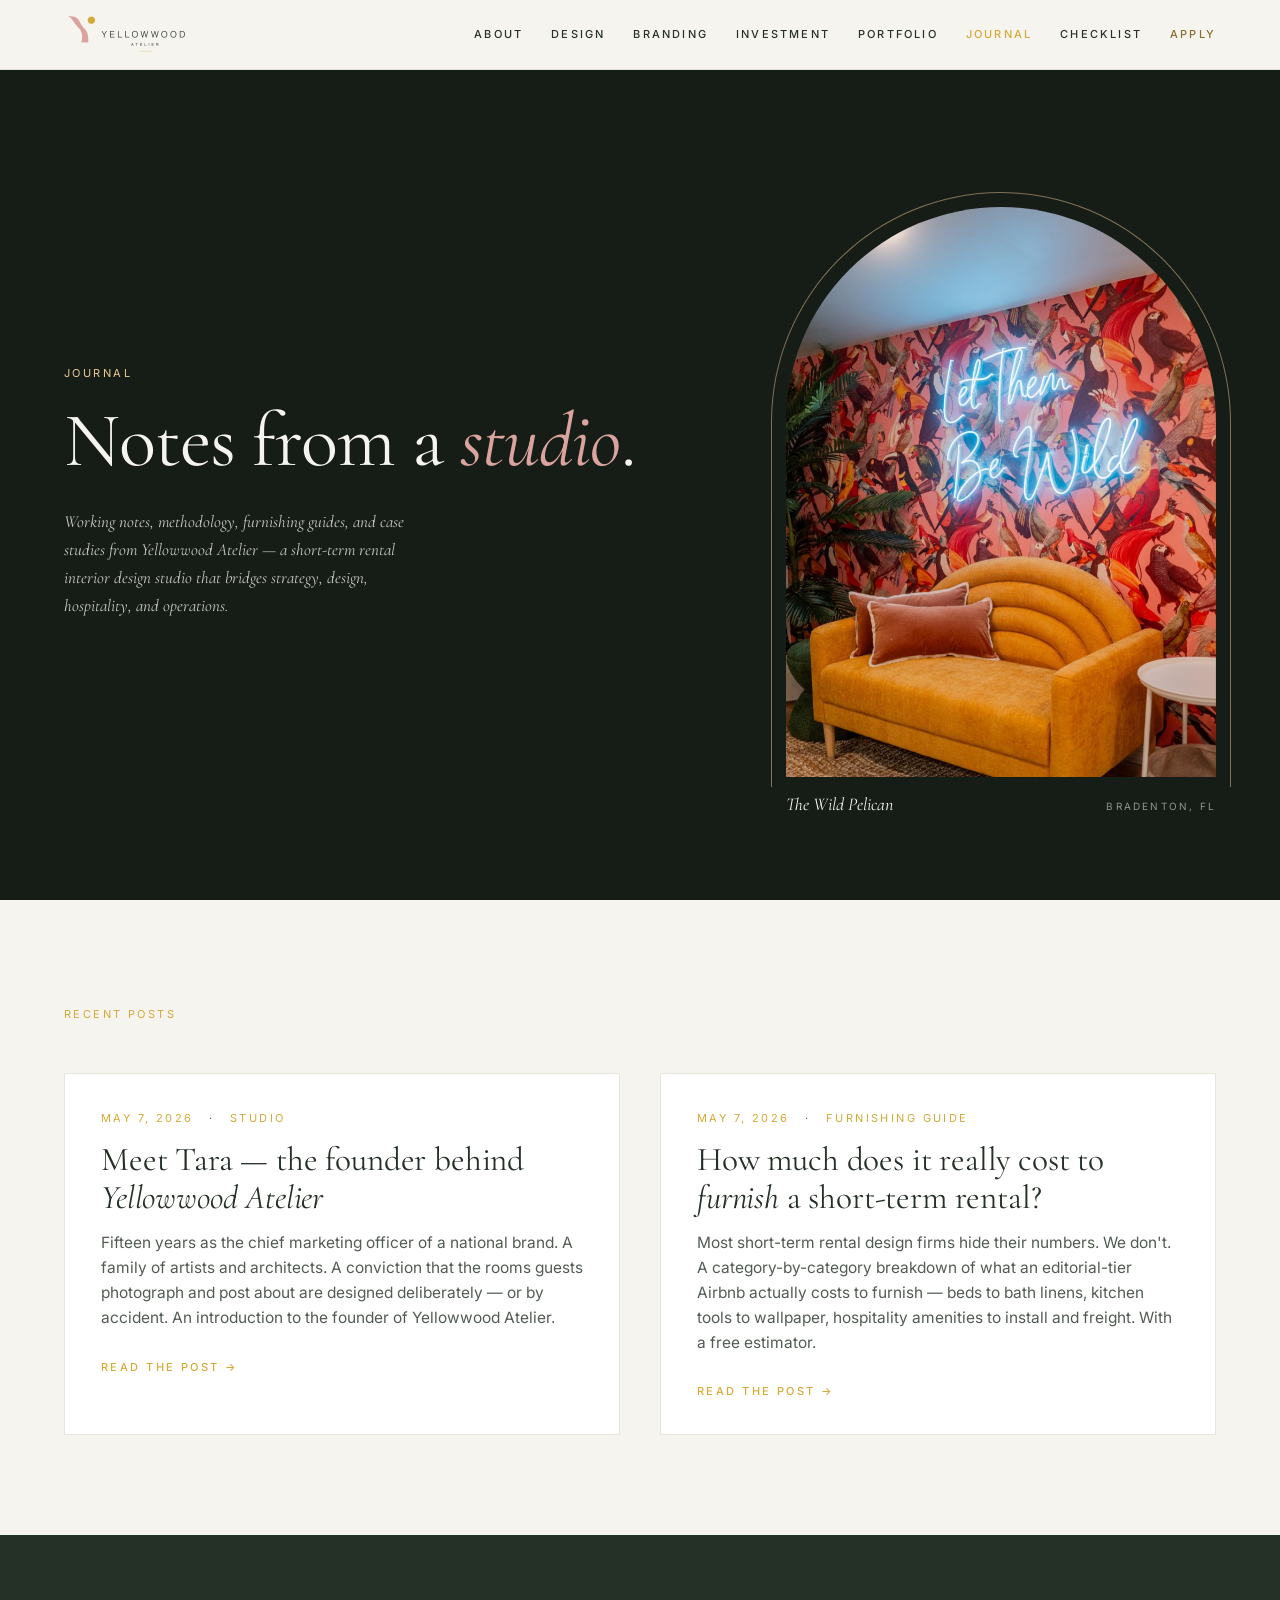
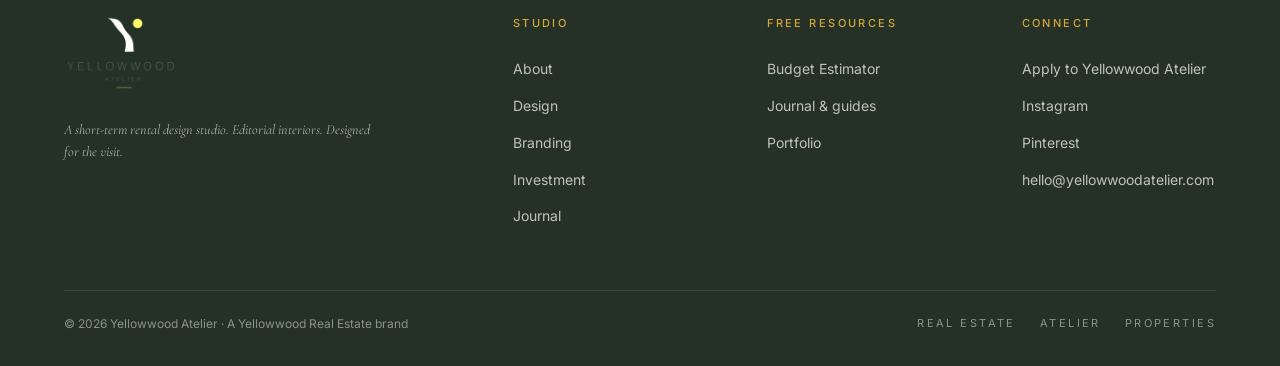
<file: journal.html>
<!doctype html>
<html lang="en">
<head>
<meta charset="utf-8" />
<meta name="viewport" content="width=device-width, initial-scale=1" />

<title>Journal — Yellowwood Atelier | Notes from a Short-Term Rental Design Studio</title>
<meta property="og:image" content="https://yellowwoodatelier.com/assets/og-card.jpg?v=2"/>
<meta property="og:image:width" content="1200"/>
<meta property="og:image:height" content="630"/>
<meta name="twitter:image" content="https://yellowwoodatelier.com/assets/og-card.jpg?v=2"/>

<meta name="description" content="Notes, guides, and case studies from Yellowwood Atelier — a short-term rental interior design studio. Furnishing budget guides, design philosophy, hospitality details, and the studio's working method."/>
<meta name="keywords" content="str interior design blog, airbnb design journal, vacation rental design guides, str furnishing guide, yellowwood atelier journal"/>
<link rel="canonical" href="https://yellowwoodatelier.com/journal"/>

<meta property="og:title" content="Journal — Yellowwood Atelier"/>
<meta property="og:description" content="Notes from a short-term rental design studio. Furnishing guides, design philosophy, and the studio's method — from Yellowwood Atelier."/>
<meta property="og:type" content="website"/>

<script type="application/ld+json">
{
  "@context": "https://schema.org",
  "@type": "Blog",
  "@id": "https://yellowwoodatelier.com/journal#blog",
  "name": "Yellowwood Atelier Journal",
  "description": "Notes, guides, and case studies from a short-term rental interior design studio.",
  "url": "https://yellowwoodatelier.com/journal",
  "publisher": {
    "@type": "Organization",
    "name": "Yellowwood Atelier",
    "url": "https://yellowwoodatelier.com/"
  },
  "blogPost": [
    {
      "@type": "BlogPosting",
      "headline": "Meet Tara — the founder behind Yellowwood Atelier",
      "url": "https://yellowwoodatelier.com/journal/meet-tara",
      "datePublished": "2026-05-07"
    },
    {
      "@type": "BlogPosting",
      "headline": "How much does it really cost to furnish a short-term rental?",
      "url": "https://yellowwoodatelier.com/journal/furnishing-an-str",
      "datePublished": "2026-05-07"
    }
  ]
}
</script>

<link rel="preconnect" href="https://fonts.googleapis.com">
<link rel="preconnect" href="https://fonts.gstatic.com" crossorigin>
<link href="https://fonts.googleapis.com/css2?family=Cormorant+Garamond:ital,wght@0,400;0,500;1,400;1,500&family=Inter:wght@300;400;500;600&display=swap" rel="stylesheet">

<style>
:root {
  --forest: #253026; --bone: #F6F4EE; --gold: #D4A937; --clay: #DBA39D;
  --sage: #69715E; --mist: #A7B6C2; --gray: #525C53; --rule: #E8E5DC;
  --font-sans: 'Inter', -apple-system, BlinkMacSystemFont, sans-serif;
  --font-serif: 'Cormorant Garamond', Georgia, serif;
  --container: 1320px; --gutter: 5vw;
  --linen: url("data:image/svg+xml;utf8,<svg xmlns='http://www.w3.org/2000/svg' width='220' height='220'><filter id='n'><feTurbulence type='fractalNoise' baseFrequency='0.85' numOctaves='2' stitchTiles='stitch'/><feColorMatrix values='0 0 0 0 0.85  0 0 0 0 0.82  0 0 0 0 0.75  0 0 0 0.06 0'/></filter><rect width='220' height='220' filter='url(%23n)' opacity='0.55'/></svg>");
}
* { margin: 0; padding: 0; box-sizing: border-box; }
html { scroll-behavior: smooth; }
body { font-family: var(--font-sans); font-weight: 400; font-size: 16px; line-height: 1.55; color: var(--forest); background: var(--bone); -webkit-font-smoothing: antialiased; }
a { color: inherit; text-decoration: none; }
.eyebrow { font-size: 11px; letter-spacing: 0.22em; text-transform: uppercase; color: var(--gold); }

nav { position: fixed; top: 0; left: 0; right: 0; z-index: 50; padding: 26px var(--gutter); display: flex; justify-content: space-between; align-items: center; color: var(--forest); background: var(--bone); border-bottom: 1px solid var(--rule); }
.logo-img { height: 56px; width: auto; }
nav ul { list-style: none; display: flex; gap: 38px; font-size: 11px; letter-spacing: 0.22em; text-transform: uppercase; font-weight: 400; }
nav ul a:hover { color: var(--clay); transition: color .3s; }
nav ul a.active { color: var(--clay); }

.subhero { position: relative; padding: 200px var(--gutter) 90px; background: var(--forest); color: var(--bone); overflow: hidden; }
.subhero-mark { position: absolute; right: -12vw; top: -8vh; width: 50vw; max-width: 600px; opacity: 0.07; pointer-events: none; }
.subhero-mark img { width: 100%; filter: brightness(2.5); }
.subhero-content { max-width: var(--container); margin: 0 auto; position: relative; z-index: 2; }
.subhero h1 { font-family: var(--font-sans); font-weight: 300; font-size: clamp(48px, 6vw, 88px); line-height: 1.05; letter-spacing: -0.01em; margin: 28px 0 24px; }
.subhero h1 em { font-family: var(--font-serif); font-style: italic; font-weight: 400; color: var(--clay); }
.subhero p { max-width: 640px; font-family: var(--font-serif); font-style: italic; font-size: clamp(17px, 1.4vw, 21px); line-height: 1.55; color: rgba(246,244,238,0.78); }

.posts { padding: 100px var(--gutter); background: var(--bone); }
.posts-wrap { max-width: var(--container); margin: 0 auto; }
.post-grid { display: grid; grid-template-columns: 1fr 1fr; gap: 40px; margin-top: 48px; }
@media (max-width: 900px) { .post-grid { grid-template-columns: 1fr; } }

.post-card { background: white; border: 1px solid var(--rule); padding: 0; transition: border-color .3s ease, transform .3s ease; }
.post-card:hover { border-color: var(--gold); transform: translateY(-4px); }
.post-card a { display: block; padding: 36px 36px 32px; }
.post-meta { font-size: 11px; letter-spacing: 0.22em; text-transform: uppercase; color: var(--gold); margin-bottom: 14px; }
.post-meta .dot { color: var(--gray); margin: 0 10px; }
.post-card h2 { font-family: var(--font-sans); font-weight: 300; font-size: clamp(26px, 2.6vw, 34px); line-height: 1.15; letter-spacing: -0.005em; margin-bottom: 14px; color: var(--forest); }
.post-card h2 em { font-family: var(--font-serif); font-style: italic; font-weight: 400; }
.post-card p.excerpt { font-size: 15.5px; line-height: 1.6; color: var(--gray); margin-bottom: 22px; }
.post-card .read { display: inline-block; font-size: 11px; letter-spacing: 0.22em; text-transform: uppercase; color: var(--gold); font-weight: 500; }
.post-card .read::after { content: ' →'; }

footer { background: var(--forest); color: var(--bone); padding: 80px var(--gutter) 32px; }
.footer-grid { max-width: var(--container); margin: 0 auto; display: grid; grid-template-columns: 2fr 1fr 1fr 1fr; gap: 60px; margin-bottom: 56px; }
.footer-logo { width: 120px; margin-bottom: 20px; filter: brightness(2); }
.footer-brand p { font-size: 14px; line-height: 1.6; color: rgba(246,244,238,0.65); font-family: var(--font-serif); font-style: italic; max-width: 320px; }
.footer-col h5 { font-size: 11px; letter-spacing: 0.22em; text-transform: uppercase; color: var(--gold); margin-bottom: 18px; font-weight: 500; }
.footer-col ul { list-style: none; }
.footer-col ul li { padding: 6px 0; }
.footer-col ul a { font-size: 14px; color: rgba(246,244,238,0.75); }
.footer-col ul a:hover { color: var(--clay); }
.footer-bottom { max-width: var(--container); margin: 0 auto; padding-top: 24px; border-top: 1px solid rgba(246,244,238,0.1); display: flex; justify-content: space-between; font-size: 12px; color: rgba(246,244,238,0.5); }
.yellow-fam { display: flex; gap: 24px; }
.yellow-fam a { font-size: 11px; letter-spacing: 0.22em; text-transform: uppercase; }
.yellow-fam a:hover { color: var(--clay); }

@media (max-width: 900px) {
  nav ul { display: none; }
  .footer-grid { grid-template-columns: 1fr 1fr; gap: 40px; }
  .footer-bottom { flex-direction: column; gap: 14px; }
}
</style>
<style id="yw-nav-css">
.yw-nav{position:sticky;top:0;left:0;right:0;z-index:1000;display:flex;align-items:center;justify-content:space-between;gap:20px;padding:12px 5vw;margin:0;min-height:70px;background:rgba(246,244,238,0.97);-webkit-backdrop-filter:blur(8px);backdrop-filter:blur(8px);border-bottom:1px solid #e4dfd2;box-sizing:border-box}
.yw-nav *{box-sizing:border-box}
.yw-nav .yw-logo{display:flex;align-items:center;flex:0 0 auto;padding:0;border:0}
.yw-nav .yw-logo img{height:42px;width:auto;display:block}
.yw-nav .yw-links{list-style:none;margin:0;padding:0;display:flex;align-items:center;gap:28px}
.yw-nav .yw-links li{margin:0;padding:0}
.yw-nav .yw-links a{font-size:11px;letter-spacing:.2em;text-transform:uppercase;font-weight:500;color:#253026;text-decoration:none;white-space:nowrap;transition:color .2s;background:none;border:0}
.yw-nav .yw-links a:hover,.yw-nav .yw-links a.active{color:#D4A937}
.yw-nav .yw-links a.yw-cta{color:#8a6d2f}
.yw-nav .yw-toggle{display:none;flex-direction:column;justify-content:center;gap:5px;width:42px;height:42px;padding:9px;background:none;border:0;cursor:pointer;flex:0 0 auto}
.yw-nav .yw-toggle span{display:block;height:2px;width:100%;background:#253026;border-radius:2px;transition:transform .3s,opacity .3s}
.yw-nav.open .yw-toggle span:nth-child(1){transform:translateY(7px) rotate(45deg)}
.yw-nav.open .yw-toggle span:nth-child(2){opacity:0}
.yw-nav.open .yw-toggle span:nth-child(3){transform:translateY(-7px) rotate(-45deg)}
@media(max-width:880px){
 .yw-nav{flex-wrap:wrap;gap:0}
 .yw-nav .yw-toggle{display:flex;margin-left:auto}
 .yw-nav .yw-links{order:3;flex-basis:100%;width:100%;flex-direction:column;align-items:stretch;gap:0;max-height:0;overflow:hidden;transition:max-height .34s ease}
 .yw-nav.open .yw-links{max-height:80vh;margin-top:6px}
 .yw-nav .yw-links a{display:block;padding:14px 2px;font-size:13px;letter-spacing:.16em;border-top:1px solid rgba(37,48,32,.08)}
}
@media print{.yw-nav{display:none}}
</style>
  <!-- Favicons -->
  <link rel="icon" href="/favicon.ico" sizes="48x48">
  <link rel="icon" type="image/png" sizes="32x32" href="/favicon-32x32.png">
  <link rel="icon" type="image/png" sizes="16x16" href="/favicon-16x16.png">
  <link rel="apple-touch-icon" sizes="180x180" href="/apple-touch-icon.png">
  <link rel="manifest" href="/site.webmanifest">
  <!-- Google tag (gtag.js) — GA4 G-D2PPJFC884 -->
  <script async src="https://www.googletagmanager.com/gtag/js?id=G-D2PPJFC884"></script>
  <script>
    window.dataLayer = window.dataLayer || [];
    function gtag(){dataLayer.push(arguments);}
    gtag('js', new Date());
    gtag('config', 'G-D2PPJFC884');
  </script>
  <!-- HubSpot tracking (Yellowwood Atelier, portal 246883965) -->
  <script type="text/javascript" id="hs-script-loader" async defer src="//js-na2.hs-scripts.com/246883965.js"></script>
<link rel="stylesheet" href="/assets/refresh.css?v=1">
<style>.post-figure{margin:44px 0 48px}.post-figure img{width:100%;display:block;object-fit:cover;aspect-ratio:16/9}.post-figure.arch{max-width:420px}.post-figure.arch img{aspect-ratio:4/5;border-radius:999px 999px 0 0}</style>
</head>
<body>

<nav class="yw-nav" aria-label="Primary navigation">
<a href="/" class="yw-logo" aria-label="Yellowwood Atelier — home"><img src="/assets/Yellowwood_Atelier_Horizontal_fullcolor_512.png" alt="Yellowwood Atelier"></a>
<button class="yw-toggle" type="button" aria-label="Toggle menu" aria-expanded="false"><span></span><span></span><span></span></button>
<ul class="yw-links">
<li><a href="/about.html">About</a></li>
<li><a href="/design.html">Design</a></li>
<li><a href="/branding.html">Branding</a></li>
<li><a href="/investment.html">Investment</a></li>
<li><a href="/portfolio.html">Portfolio</a></li>
<li><a href="/journal.html">Journal</a></li>
<li><a href="/setup-checklist.html">Checklist</a></li>
<li><a href="/index.html#apply" class="yw-cta">Apply</a></li>
</ul>
</nav>

<header class="subhero sh-v2">
  <div class="subhero-mark"><img src="assets/Yellowwood_Atelier_Icon_naked_fullcolor_2048.png" alt=""/></div>
  <div class="subhero-content">
    <span class="eyebrow" style="color: var(--gold);">Journal</span>
    <h1>Notes from a <em>studio</em>.</h1>
    <p>Working notes, methodology, furnishing guides, and case studies from Yellowwood Atelier — a short-term rental interior design studio that bridges strategy, design, hospitality, and operations.</p>
  </div>

  <figure class="sh-arch">
    <div class="sh-ph"><img src="assets/wild-pelican_neon-be-wild.jpg" alt="Mustard sofa under a Let Them Be Wild neon and tropical-bird wallpaper at The Wild Pelican, Bradenton, Florida" fetchpriority="high"/></div>
    <figcaption><a href="portfolio.html#wild-pelican"><span class="sc-proj">The Wild Pelican</span></a><span class="sc-place">Bradenton, FL</span></figcaption>
  </figure>
</header>

<section class="posts">
  <div class="posts-wrap">
    <span class="eyebrow">Recent posts</span>

    <div class="post-grid">

      <article class="post-card">
        <a href="journal/meet-tara.html">
          <div class="post-meta">May 7, 2026 <span class="dot">·</span> Studio</div>
          <h2>Meet Tara — the founder behind <em>Yellowwood Atelier</em></h2>
          <p class="excerpt">Fifteen years as the chief marketing officer of a national brand. A family of artists and architects. A conviction that the rooms guests photograph and post about are designed deliberately — or by accident. An introduction to the founder of Yellowwood Atelier.</p>
          <span class="read">Read the post</span>
        </a>
      </article>

      <article class="post-card">
        <a href="journal/furnishing-an-str.html">
          <div class="post-meta">May 7, 2026 <span class="dot">·</span> Furnishing guide</div>
          <h2>How much does it really cost to <em>furnish</em> a short-term rental?</h2>
          <p class="excerpt">Most short-term rental design firms hide their numbers. We don't. A category-by-category breakdown of what an editorial-tier Airbnb actually costs to furnish — beds to bath linens, kitchen tools to wallpaper, hospitality amenities to install and freight. With a free estimator.</p>
          <span class="read">Read the post</span>
        </a>
      </article>

    </div>
  </div>
</section>

<footer>
  <div class="footer-grid">
    <div class="footer-brand">
      <img class="footer-logo" src="assets/Yellowwood_Atelier_Stacked_fullcolor_512.png" alt="Yellowwood Atelier"/>
      <p>A short-term rental design studio. Editorial interiors. Designed for the visit.</p>
    </div>
    <div class="footer-col">
      <h5>Studio</h5>
      <ul>
        <li><a href="about.html">About</a></li>
        <li><a href="design.html">Design</a></li>
            <li><a href="branding.html">Branding</a></li>
        <li><a href="investment.html">Investment</a></li>
        <li><a href="journal.html">Journal</a></li>
      </ul>
    </div>
    <div class="footer-col">
      <h5>Free Resources</h5>
      <ul>
        <li><a href="budget-estimator.html">Budget Estimator</a></li>
        <li><a href="journal.html">Journal &amp; guides</a></li>
        <li><a href="/portfolio.html">Portfolio</a></li>
      </ul>
    </div>
    <div class="footer-col">
      <h5>Connect</h5>
      <ul>
        <li><a href="index.html#apply">Apply to Yellowwood Atelier</a></li>
        <li><a href="#">Instagram</a></li>
        <li><a href="#">Pinterest</a></li>
        <li><a href="mailto:hello@yellowwoodatelier.com">hello@yellowwoodatelier.com</a></li>
      </ul>
    </div>
  </div>
  <div class="footer-bottom">
    <span>© 2026 Yellowwood Atelier · A Yellowwood Real Estate brand</span>
    <div class="yellow-fam">
      <a href="#">Real Estate</a>
      <a href="journal.html">Atelier</a>
      <a href="#">Properties</a>
    </div>
  </div>
</footer>

<script id="yw-nav-js">
(function(){var n=document.querySelector('.yw-nav');if(!n)return;
var t=n.querySelector('.yw-toggle');
if(t)t.addEventListener('click',function(){var o=n.classList.toggle('open');t.setAttribute('aria-expanded',o?'true':'false');});
var path=location.pathname.replace(/\/index\.html$/,'/');
n.querySelectorAll('.yw-links a').forEach(function(a){
 var ap=a.getAttribute('href');
 if(ap&&ap.charAt(0)==='/'&&ap.indexOf('#')===-1){var lp=ap.replace(/\/index\.html$/,'/');if(lp===path)a.classList.add('active');}
 a.addEventListener('click',function(){n.classList.remove('open');});
});})();
</script>
</body>
</html>
</file>
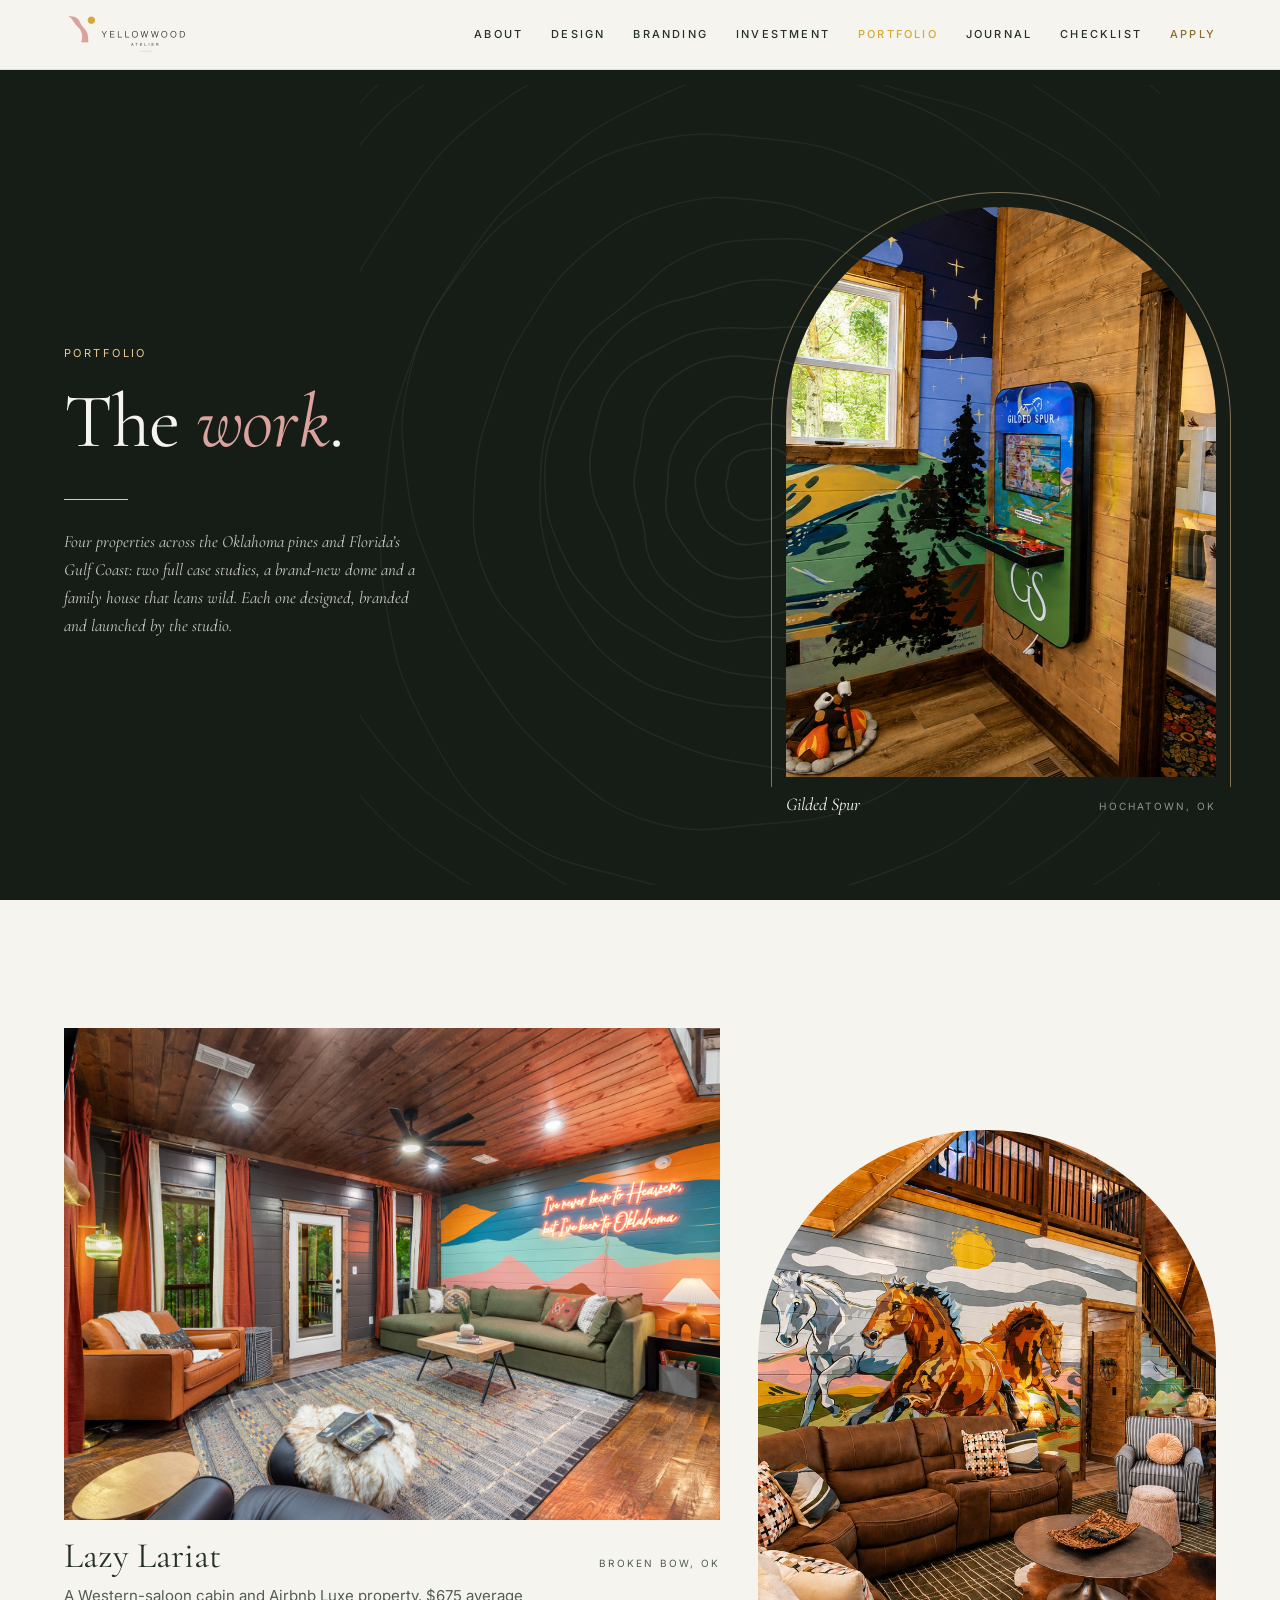
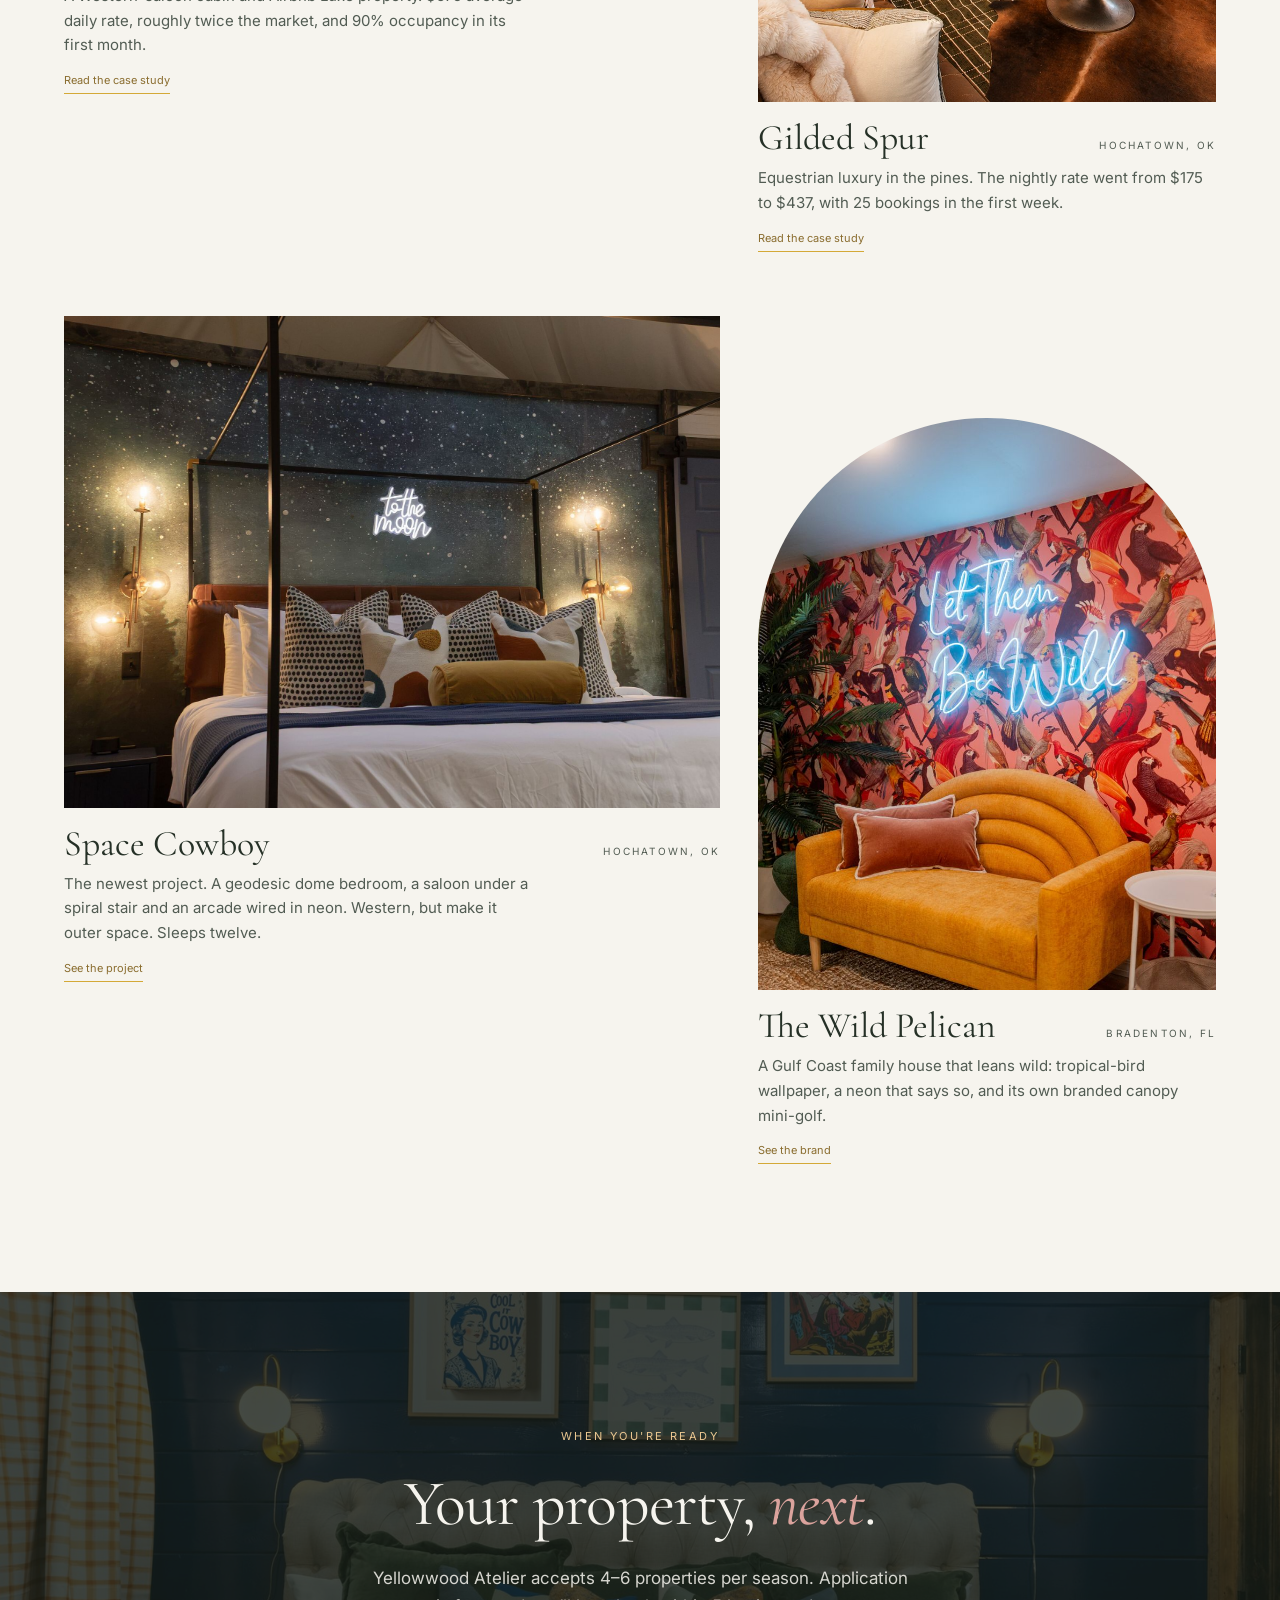
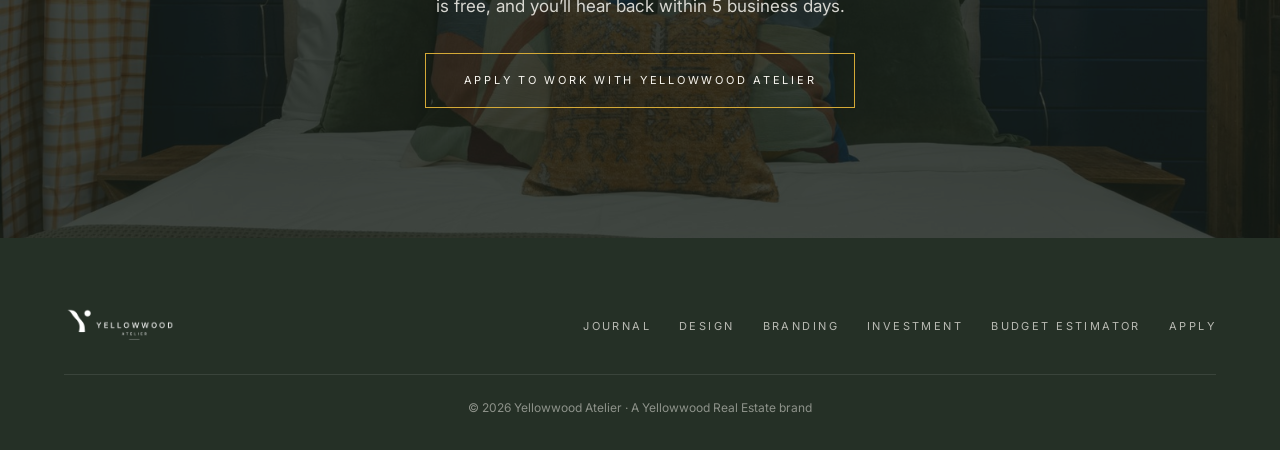
<file: portfolio.html>
<!doctype html>
<html lang="en">
<head>
<meta charset="utf-8" />
<meta name="viewport" content="width=device-width, initial-scale=1" />

<title>Portfolio — Yellowwood Atelier | Short-Term Rental Interior Design</title>
<meta name="twitter:image" content="https://yellowwoodatelier.com/assets/og-card.jpg?v=3"/>

<meta name="description" content="Short-term rental interiors by Yellowwood Atelier: Lazy Lariat, Gilded Spur and Space Cowboy in Oklahoma, and The Wild Pelican in Bradenton, Florida."/>
<meta name="keywords" content="yellowwood atelier founder, tara sprakel designer, str interior designer, vacation rental design studio, operator-led design, hospitality interior designer, broken bow designer, oklahoma cabin designer"/>
<link rel="canonical" href="https://yellowwoodatelier.com/portfolio"/>

<meta property="og:title" content="Portfolio — Yellowwood Atelier | Short-Term Rental Interior Design"/>
<meta property="og:description" content="Short-term rental interiors by Yellowwood Atelier: Lazy Lariat, Gilded Spur and Space Cowboy in Oklahoma, and The Wild Pelican in Bradenton, Florida."/>
<meta property="og:type" content="website"/>
<meta property="og:image" content="https://yellowwoodatelier.com/assets/og-card.jpg?v=3"/>

<script type="application/ld+json">
{
  "@context": "https://schema.org",
  "@type": "CollectionPage",
  "@id": "https://yellowwoodatelier.com/portfolio#page",
  "name": "Portfolio — Yellowwood Atelier",
  "url": "https://yellowwoodatelier.com/portfolio",
  "description": "Short-term rental interiors by Yellowwood Atelier: Lazy Lariat and Gilded Spur in Broken Bow and Hochatown, Oklahoma; Space Cowboy, a geodesic dome cabin in Hochatown; and The Wild Pelican in Bradenton, Florida.",
  "isPartOf": { "@type": "WebSite", "name": "Yellowwood Atelier", "url": "https://yellowwoodatelier.com/" },
  "hasPart": [
    { "@type": "CreativeWork", "name": "Lazy Lariat", "url": "https://yellowwoodatelier.com/portfolio/cabin-broken-bow.html" },
    { "@type": "CreativeWork", "name": "Gilded Spur", "url": "https://yellowwoodatelier.com/portfolio/gilded-spur.html" },
    { "@type": "CreativeWork", "name": "Space Cowboy", "url": "https://yellowwoodatelier.com/portfolio/space-cowboy.html" },
    { "@type": "CreativeWork", "name": "The Wild Pelican", "url": "https://yellowwoodatelier.com/branding.html" }
  ]
}
</script>

<link rel="preconnect" href="https://fonts.googleapis.com">
<link rel="preconnect" href="https://fonts.gstatic.com" crossorigin>
<link href="https://fonts.googleapis.com/css2?family=Cormorant+Garamond:ital,wght@0,400;0,500;1,400;1,500&family=Inter:wght@300;400;500;600&display=swap" rel="stylesheet">

<style>
:root {
  --forest: #253026; --bone: #F6F4EE; --gold: #D4A937; --clay: #DBA39D;
  --sage: #69715E; --mist: #A7B6C2; --gray: #525C53; --rule: #E8E5DC; --ink: #1A1D1B;
  --font-sans: 'Inter', -apple-system, BlinkMacSystemFont, sans-serif;
  --font-serif: 'Cormorant Garamond', Georgia, serif;

  /* Tree-ring / topo background — algorithmically smoothed organic wood-grain pattern (Catmull-Rom auto-tangents). Lives at Brand Kit/04_Brand_Elements/SVG/TreeRings_v2.svg for reuse across all pages. */
  --tree-rings: url("assets/TreeRings_v3.svg");
}
* { margin: 0; padding: 0; box-sizing: border-box; }
html { scroll-behavior: smooth; }
body { font-family: var(--font-sans); font-weight: 400; font-size: 16px; line-height: 1.55; color: var(--forest); background: var(--bone); -webkit-font-smoothing: antialiased; }
a { color: inherit; text-decoration: none; }
img { max-width: 100%; display: block; }
.eyebrow { font-size: 11px; letter-spacing: 0.22em; text-transform: uppercase; color: var(--gold); }
/* Readability protection — gold text fails on clay & mist backgrounds. Covers both inline-style AND class-based backgrounds. */
.scope .eyebrow,
section[style*="background: var(--clay)"] .eyebrow,
section[style*="background: var(--mist)"] .eyebrow,
.narrative.mist .eyebrow,
.narrative.clay .eyebrow,
.apply .eyebrow,
.cta-card .eyebrow { color: var(--forest); }

nav { position: fixed; top: 0; left: 0; right: 0; z-index: 50; padding: 22px 5vw; display: flex; justify-content: space-between; align-items: center; color: var(--forest); background: rgba(246,244,238,0.96); backdrop-filter: blur(8px); border-bottom: 1px solid var(--rule); }
.logo-img { height: 50px; width: auto; }
nav ul { list-style: none; display: flex; gap: 32px; font-size: 11px; letter-spacing: 0.22em; text-transform: uppercase; font-weight: 400; }
nav ul a:hover { color: var(--clay); transition: color .3s; }
nav ul a.active { color: var(--clay); }
@media (max-width: 800px) { nav ul { display: none; } }

/* SUBHERO — typographic, tree-rings as full-block texture */
.subhero { position: relative; padding: 200px 5vw 100px; background: var(--forest); color: var(--bone); overflow: hidden; }
.subhero::before { content: ''; position: absolute; inset: 0; background-image: var(--tree-rings); background-size: 800px 800px; background-position: 75% 50%; background-repeat: no-repeat; opacity: 0.12; pointer-events: none; filter: invert(1); }
.subhero-content { position: relative; z-index: 2; max-width: 1280px; margin: 0 auto; }
.subhero h1 { font-family: var(--font-sans); font-weight: 300; font-size: clamp(48px, 6vw, 88px); line-height: 1.05; letter-spacing: -0.015em; margin: 28px 0 24px; color: var(--bone); max-width: 1100px; }
.subhero h1 em { font-family: var(--font-serif); font-style: italic; font-weight: 400; color: var(--clay); }
.subhero-rule { width: 64px; height: 1px; background: var(--gold); margin: 36px 0 28px; }
.subhero p { max-width: 680px; font-family: var(--font-serif); font-style: italic; font-size: clamp(17px, 1.4vw, 21px); line-height: 1.55; color: rgba(246,244,238,0.8); }

/* OPENING SECTION — bio + portrait */
.intro { padding: 110px 5vw; background: var(--bone); position: relative; overflow: hidden; }
.intro::before { content: ''; position: absolute; top: -20%; right: -10%; width: 700px; height: 700px; background-image: var(--tree-rings); background-size: contain; background-repeat: no-repeat; opacity: 0.04; pointer-events: none; }
.intro-grid { position: relative; z-index: 2; max-width: 1280px; margin: 0 auto; display: grid; grid-template-columns: 5fr 4fr; gap: 80px; align-items: start; }
.intro-text h2 { font-family: var(--font-sans); font-weight: 300; font-size: clamp(34px, 3.6vw, 52px); line-height: 1.1; letter-spacing: -0.005em; margin-top: 20px; margin-bottom: 28px; color: var(--forest); }
.intro-text h2 em { font-family: var(--font-serif); font-style: italic; font-weight: 400; }
.intro-text p { font-size: clamp(17px, 1.4vw, 19px); line-height: 1.7; color: var(--forest); margin-bottom: 22px; }
.intro-text p.standfirst { font-family: var(--font-serif); font-style: italic; font-size: clamp(22px, 2vw, 26px); line-height: 1.45; color: var(--sage); padding-left: 22px; border-left: 2px solid var(--clay); margin: 28px 0; }

.portrait-frame { position: relative; padding-bottom: 0; }
.portrait-frame img { width: 100%; aspect-ratio: 3/4; object-fit: cover; display: block; }
.portrait-frame .portrait-bg { position: absolute; bottom: -32px; right: -32px; width: 220px; height: 220px; background-image: var(--tree-rings); background-size: contain; background-repeat: no-repeat; opacity: 0.18; z-index: -1; }
.portrait-frame .placeholder { width: 100%; aspect-ratio: 3/4; background: linear-gradient(135deg, var(--mist) 0%, var(--sage) 100%); display: flex; align-items: flex-end; justify-content: center; padding: 28px; color: var(--bone); font-family: var(--font-serif); font-style: italic; font-size: 15px; text-align: center; line-height: 1.5; }
.portrait-caption { margin-top: 16px; font-family: var(--font-serif); font-style: italic; font-size: 14px; color: var(--gray); text-align: center; }

@media (max-width: 900px) { .intro-grid { grid-template-columns: 1fr; gap: 50px; } }

/* CREDIBILITY STRIP — three numbers */
.cred { background: var(--ink); color: var(--bone); padding: 70px 5vw; }
.cred-inner { max-width: 1100px; margin: 0 auto; display: grid; grid-template-columns: repeat(3, 1fr); gap: 40px; }
.cred-stat { text-align: center; }
.cred-num { font-family: var(--font-sans); font-weight: 300; font-size: clamp(38px, 4.4vw, 56px); line-height: 1; letter-spacing: -0.02em; color: var(--gold); margin-bottom: 12px; }
.cred-num em { font-family: var(--font-serif); font-style: italic; font-size: 0.7em; color: var(--clay); }
.cred-lbl { font-size: 12px; letter-spacing: 0.2em; text-transform: uppercase; color: rgba(246,244,238,0.78); font-weight: 500; line-height: 1.4; }
@media (max-width: 800px) { .cred-inner { grid-template-columns: 1fr; gap: 30px; } }

/* NARRATIVE SECTIONS */
.narrative { padding: 110px 5vw; position: relative; overflow: hidden; }
.narrative.bone { background: var(--bone); }
.narrative.mist { background: var(--mist); background-image: url("data:image/svg+xml;utf8,<svg xmlns='http://www.w3.org/2000/svg' width='220' height='220'><filter id='n'><feTurbulence type='fractalNoise' baseFrequency='0.85' numOctaves='2' stitchTiles='stitch'/><feColorMatrix values='0 0 0 0 0.85  0 0 0 0 0.82  0 0 0 0 0.75  0 0 0 0.06 0'/></filter><rect width='220' height='220' filter='url(%23n)' opacity='0.55'/></svg>"); background-blend-mode: multiply; }
.narrative.forest { background: var(--forest); color: var(--bone); }
.narrative .ring-bg { position: absolute; pointer-events: none; opacity: 0.05; background-image: var(--tree-rings); background-size: contain; background-repeat: no-repeat; }
.narrative .ring-bg.tl { top: -15%; left: -10%; width: 600px; height: 600px; }
.narrative .ring-bg.br { bottom: -20%; right: -15%; width: 700px; height: 700px; }
.narrative.forest .ring-bg { filter: invert(1); opacity: 0.07; }
.narrative-inner { position: relative; z-index: 2; max-width: 860px; margin: 0 auto; }
.narrative h2 { font-family: var(--font-sans); font-weight: 300; font-size: clamp(32px, 3.4vw, 48px); line-height: 1.15; margin-top: 18px; margin-bottom: 26px; }
.narrative h2 em { font-family: var(--font-serif); font-style: italic; font-weight: 400; }
.narrative p { font-size: clamp(17px, 1.4vw, 19px); line-height: 1.7; margin-bottom: 22px; }
.narrative.forest h2 { color: var(--bone); }
.narrative.forest p { color: rgba(246,244,238,0.85); }
.narrative blockquote { font-family: var(--font-serif); font-style: italic; font-size: clamp(24px, 2.4vw, 32px); line-height: 1.4; margin: 36px 0; padding: 0 32px; text-align: center; color: inherit; }
.narrative blockquote::before { content: '“'; font-size: 64px; color: var(--gold); display: block; line-height: 0.5; margin-bottom: 20px; }

/* PHILOSOPHY GRID */
.philosophy-grid { display: grid; grid-template-columns: 1fr 1fr; gap: 18px; margin: 36px 0; }
.philosophy-card { background: var(--bone); border: 1px solid var(--rule); border-left: 3px solid var(--gold); padding: 28px 30px; }
.philosophy-card .num { font-family: var(--font-serif); font-style: italic; font-size: 28px; color: var(--gold); line-height: 1; margin-bottom: 10px; }
.philosophy-card h3 { font-size: 14px; font-weight: 500; color: var(--forest); margin-bottom: 10px; letter-spacing: 0.02em; }
.philosophy-card p { font-size: 14.5px; line-height: 1.55; color: var(--gray); margin: 0; }
@media (max-width: 700px) { .philosophy-grid { grid-template-columns: 1fr; } }

/* FATHER'S LEGACY CALLOUT */
.legacy { background: var(--sage); color: var(--bone); padding: 100px 5vw; position: relative; overflow: hidden; }
.legacy .ring-bg { position: absolute; top: -25%; left: -8%; width: 650px; height: 650px; background-image: var(--tree-rings); background-size: contain; background-repeat: no-repeat; opacity: 0.1; pointer-events: none; filter: invert(1); }
.legacy-inner { position: relative; z-index: 2; max-width: 860px; margin: 0 auto; text-align: center; }
.legacy h2 { font-family: var(--font-sans); font-weight: 300; font-size: clamp(34px, 3.6vw, 52px); line-height: 1.1; margin: 22px 0 24px; color: var(--bone); }
.legacy h2 em { font-family: var(--font-serif); font-style: italic; font-weight: 400; color: var(--clay); }
.legacy p { font-size: clamp(17px, 1.4vw, 19px); line-height: 1.7; color: rgba(246,244,238,0.88); margin-bottom: 22px; }

/* APPLY CTA */
.apply { padding: 130px 5vw; background: var(--clay); color: var(--forest); text-align: center; position: relative; overflow: hidden; }
.apply::before { content: ''; position: absolute; inset: 0; background-image: var(--tree-rings); background-size: 900px 900px; background-position: center; background-repeat: no-repeat; opacity: 0.06; pointer-events: none; }
.apply-inner { position: relative; z-index: 2; max-width: 760px; margin: 0 auto; }
.apply h2 { font-family: var(--font-sans); font-weight: 300; font-size: clamp(36px, 5vw, 64px); line-height: 1.1; margin: 22px 0 24px; }
.apply h2 em { font-family: var(--font-serif); font-style: italic; font-weight: 400; }
.apply p { font-size: 17px; line-height: 1.7; color: var(--forest); margin-bottom: 32px; max-width: 540px; margin-left: auto; margin-right: auto; }
.apply .cta { display: inline-block; padding: 18px 38px; background: var(--forest); color: var(--bone); font-size: 11px; letter-spacing: 0.25em; text-transform: uppercase; transition: background .3s ease; }
.apply .cta:hover { background: var(--ink); }

footer { background: var(--forest); color: var(--bone); padding: 70px 5vw 32px; }
.foot-inner { max-width: 1200px; margin: 0 auto; display: flex; justify-content: space-between; align-items: center; flex-wrap: wrap; gap: 24px; }
.foot-logo { width: 110px; filter: brightness(2); }
.foot-links { display: flex; gap: 28px; font-size: 11px; letter-spacing: 0.22em; text-transform: uppercase; flex-wrap: wrap; }
.foot-links a { color: rgba(246,244,238,0.7); }
.foot-links a:hover { color: var(--clay); }
.foot-copy { font-size: 12px; color: rgba(246,244,238,0.5); margin-top: 30px; text-align: center; padding-top: 24px; border-top: 1px solid rgba(246,244,238,0.1); }
</style>
<style id="yw-nav-css">
.yw-nav{position:sticky;top:0;left:0;right:0;z-index:1000;display:flex;align-items:center;justify-content:space-between;gap:20px;padding:12px 5vw;margin:0;min-height:70px;background:rgba(246,244,238,0.97);-webkit-backdrop-filter:blur(8px);backdrop-filter:blur(8px);border-bottom:1px solid #e4dfd2;box-sizing:border-box}
.yw-nav *{box-sizing:border-box}
.yw-nav .yw-logo{display:flex;align-items:center;flex:0 0 auto;padding:0;border:0}
.yw-nav .yw-logo img{height:42px;width:auto;display:block}
.yw-nav .yw-links{list-style:none;margin:0;padding:0;display:flex;align-items:center;gap:28px}
.yw-nav .yw-links li{margin:0;padding:0}
.yw-nav .yw-links a{font-size:11px;letter-spacing:.2em;text-transform:uppercase;font-weight:500;color:#253026;text-decoration:none;white-space:nowrap;transition:color .2s;background:none;border:0}
.yw-nav .yw-links a:hover,.yw-nav .yw-links a.active{color:#D4A937}
.yw-nav .yw-links a.yw-cta{color:#8a6d2f}
.yw-nav .yw-toggle{display:none;flex-direction:column;justify-content:center;gap:5px;width:42px;height:42px;padding:9px;background:none;border:0;cursor:pointer;flex:0 0 auto}
.yw-nav .yw-toggle span{display:block;height:2px;width:100%;background:#253026;border-radius:2px;transition:transform .3s,opacity .3s}
.yw-nav.open .yw-toggle span:nth-child(1){transform:translateY(7px) rotate(45deg)}
.yw-nav.open .yw-toggle span:nth-child(2){opacity:0}
.yw-nav.open .yw-toggle span:nth-child(3){transform:translateY(-7px) rotate(-45deg)}
@media(max-width:880px){
 .yw-nav{flex-wrap:wrap;gap:0}
 .yw-nav .yw-toggle{display:flex;margin-left:auto}
 .yw-nav .yw-links{order:3;flex-basis:100%;width:100%;flex-direction:column;align-items:stretch;gap:0;max-height:0;overflow:hidden;transition:max-height .34s ease}
 .yw-nav.open .yw-links{max-height:80vh;margin-top:6px}
 .yw-nav .yw-links a{display:block;padding:14px 2px;font-size:13px;letter-spacing:.16em;border-top:1px solid rgba(37,48,32,.08)}
}
@media print{.yw-nav{display:none}}
</style>
  <!-- Favicons -->
  <link rel="icon" href="/favicon.ico" sizes="48x48">
  <link rel="icon" type="image/png" sizes="32x32" href="/favicon-32x32.png">
  <link rel="icon" type="image/png" sizes="16x16" href="/favicon-16x16.png">
  <link rel="apple-touch-icon" sizes="180x180" href="/apple-touch-icon.png">
  <link rel="manifest" href="/site.webmanifest">
  <!-- Google tag (gtag.js) — GA4 G-D2PPJFC884 -->
  <script async src="https://www.googletagmanager.com/gtag/js?id=G-D2PPJFC884"></script>
  <script>
    window.dataLayer = window.dataLayer || [];
    function gtag(){dataLayer.push(arguments);}
    gtag('js', new Date());
    gtag('config', 'G-D2PPJFC884');
  </script>
  <!-- HubSpot tracking (Yellowwood Atelier, portal 246883965) -->
  <script type="text/javascript" id="hs-script-loader" async defer src="//js-na2.hs-scripts.com/246883965.js"></script>
<link rel="stylesheet" href="/assets/refresh.css?v=1">
<style>.post-figure{margin:44px 0 48px}.post-figure img{width:100%;display:block;object-fit:cover;aspect-ratio:16/9}.post-figure.arch{max-width:420px}.post-figure.arch img{aspect-ratio:4/5;border-radius:999px 999px 0 0}</style>
</head>
<body>

<nav class="yw-nav" aria-label="Primary navigation">
<a href="/" class="yw-logo" aria-label="Yellowwood Atelier — home"><img src="/assets/Yellowwood_Atelier_Horizontal_fullcolor_512.png" alt="Yellowwood Atelier"></a>
<button class="yw-toggle" type="button" aria-label="Toggle menu" aria-expanded="false"><span></span><span></span><span></span></button>
<ul class="yw-links">
<li><a href="/about.html">About</a></li>
<li><a href="/design.html">Design</a></li>
<li><a href="/branding.html">Branding</a></li>
<li><a href="/investment.html">Investment</a></li>
<li><a href="/portfolio.html">Portfolio</a></li>
<li><a href="/journal.html">Journal</a></li>
<li><a href="/setup-checklist.html">Checklist</a></li>
<li><a href="/index.html#apply" class="yw-cta">Apply</a></li>
</ul>
</nav>

<header class="subhero sh-v2">
  <div class="subhero-content">
    <span class="eyebrow">Portfolio</span>
    <h1>The <em>work</em>.</h1>
    <div class="subhero-rule"></div>
    <p>Four properties across the Oklahoma pines and Florida&rsquo;s Gulf Coast: two full case studies, a brand-new dome and a family house that leans wild. Each one designed, branded and launched by the studio.</p>
  </div>
  <figure class="sh-arch">
    <div class="sh-ph"><img src="assets/gilded-spur_loft-arcade-oklahoma-mural_hochatown-ok.jpg" alt="Loft with a hand-painted Oklahoma landscape mural and arcade cabinet at Gilded Spur, Hochatown, Oklahoma" fetchpriority="high"/></div>
    <figcaption><a href="portfolio/gilded-spur.html"><span class="sc-proj">Gilded Spur</span></a><span class="sc-place">Hochatown, OK</span></figcaption>
  </figure>
</header>

<section class="pfx" aria-label="Projects">
  <div class="pfx-grid">
    <a class="pfx-card lg" href="portfolio/cabin-broken-bow.html">
      <div class="ph"><img src="assets/lazy-lariat_great-room-mural-wide.jpg" alt="Great room with a sunset mountain mural, cognac leather and a vintage rug at Lazy Lariat" loading="lazy"/></div>
      <div class="meta"><span class="name">Lazy Lariat</span><span class="place">Broken Bow, OK</span></div>
      <p class="desc">A Western-saloon cabin and Airbnb Luxe property. $675 average daily rate, roughly twice the market, and 90% occupancy in its first month.</p>
      <span class="tag">Read the case study</span>
    </a>
    <a class="pfx-card sm arch" href="portfolio/gilded-spur.html">
      <div class="ph"><img src="assets/gilded-spur_horse-mural-magic-hat-murals_hochatown-ok.jpg" alt="Great room with a hand-painted horse mural and leather sectional at Gilded Spur" loading="lazy"/></div>
      <div class="meta"><span class="name">Gilded Spur</span><span class="place">Hochatown, OK</span></div>
      <p class="desc">Equestrian luxury in the pines. The nightly rate went from $175 to $437, with 25 bookings in the first week.</p>
      <span class="tag">Read the case study</span>
    </a>
    <a class="pfx-card lg" href="portfolio/space-cowboy.html">
      <div class="ph"><img src="assets/sc/space-cowboy_dome-bed-sconces-dusk.jpg" alt="Four-poster bed under a painted night sky inside the Space Cowboy geodesic dome" loading="lazy"/></div>
      <div class="meta"><span class="name">Space Cowboy</span><span class="place">Hochatown, OK</span></div>
      <p class="desc">The newest project. A geodesic dome bedroom, a saloon under a spiral stair and an arcade wired in neon. Western, but make it outer space. Sleeps twelve.</p>
      <span class="tag">See the project</span>
    </a>
    <a class="pfx-card sm arch" href="branding.html" id="wild-pelican">
      <div class="ph"><img src="assets/wild-pelican_neon-be-wild.jpg" alt="Mustard sofa under a Let Them Be Wild neon and tropical-bird wallpaper at The Wild Pelican" loading="lazy"/></div>
      <div class="meta"><span class="name">The Wild Pelican</span><span class="place">Bradenton, FL</span></div>
      <p class="desc">A Gulf Coast family house that leans wild: tropical-bird wallpaper, a neon that says so, and its own branded canopy mini-golf.</p>
      <span class="tag">See the brand</span>
    </a>
  </div>
</section>

<section class="apply ap-v2" style="--ap-img:url('/assets/lazy-lariat_primary-bedroom-navy.jpg')">
  <div class="apply-inner">
    <span class="eyebrow">When you're ready</span>
    <h2>Your property, <em>next</em>.</h2>
    <p>Yellowwood Atelier accepts 4&ndash;6 properties per season. Application is free, and you&rsquo;ll hear back within 5 business days.</p>
    <a href="index.html#apply" class="cta">Apply to work with Yellowwood Atelier</a>
  </div>
</section>

<footer>
  <div class="foot-inner">
    <img class="foot-logo" src="assets/Yellowwood_Atelier_Horizontal_mono_bone_512.png" alt="Yellowwood Atelier"/>
    <div class="foot-links">
      <a href="journal.html">Journal</a>
      <a href="design.html">Design</a>
      <a href="branding.html">Branding</a>
      <a href="investment.html">Investment</a>
      <a href="budget-estimator.html">Budget Estimator</a>
      <a href="index.html#apply">Apply</a>
    </div>
  </div>
  <div class="foot-copy">&copy; 2026 Yellowwood Atelier &middot; A Yellowwood Real Estate brand</div>
</footer>

<script id="yw-nav-js">
(function(){var n=document.querySelector('.yw-nav');if(!n)return;
var t=n.querySelector('.yw-toggle');
if(t)t.addEventListener('click',function(){var o=n.classList.toggle('open');t.setAttribute('aria-expanded',o?'true':'false');});
var path=location.pathname.replace(/\/index\.html$/,'/');
n.querySelectorAll('.yw-links a').forEach(function(a){
 var ap=a.getAttribute('href');
 if(ap&&ap.charAt(0)==='/'&&ap.indexOf('#')===-1){var lp=ap.replace(/\/index\.html$/,'/');if(lp===path)a.classList.add('active');}
 a.addEventListener('click',function(){n.classList.remove('open');});
});})();
</script>
</body>
</html>
</file>
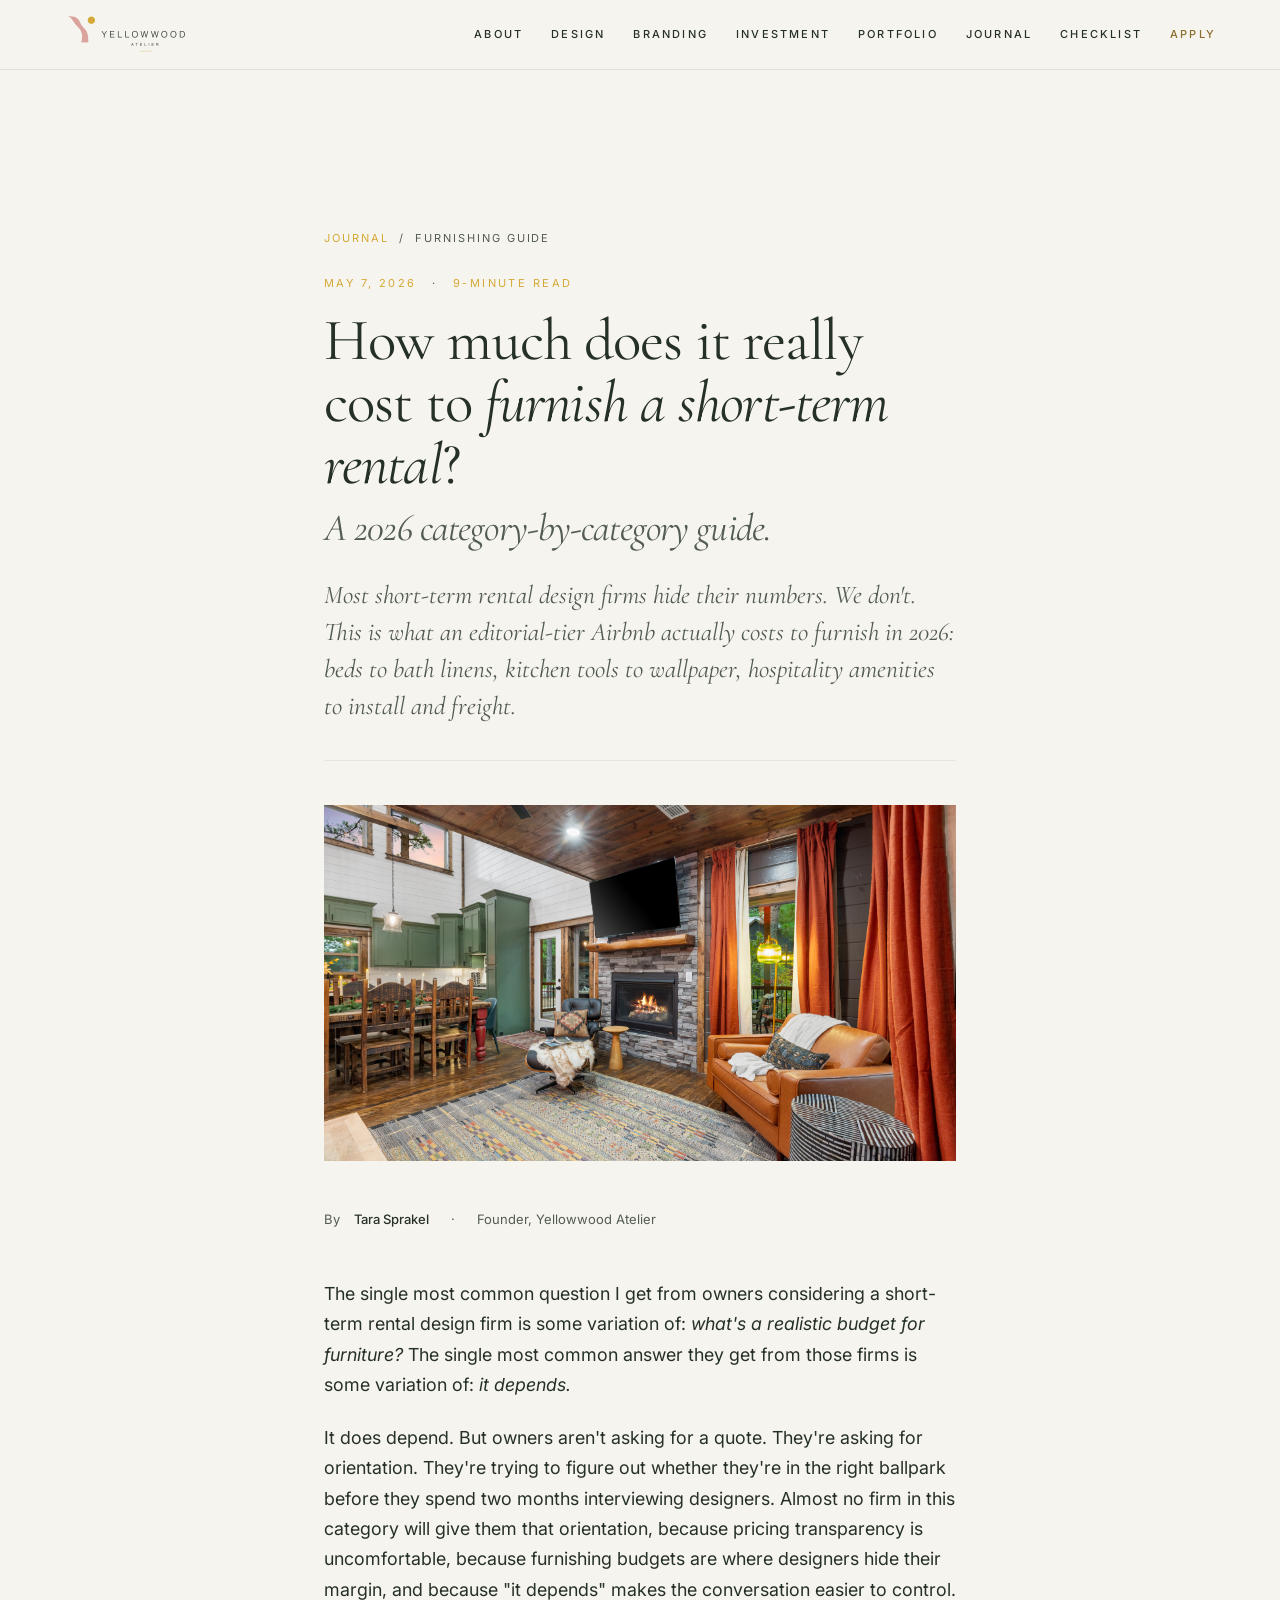
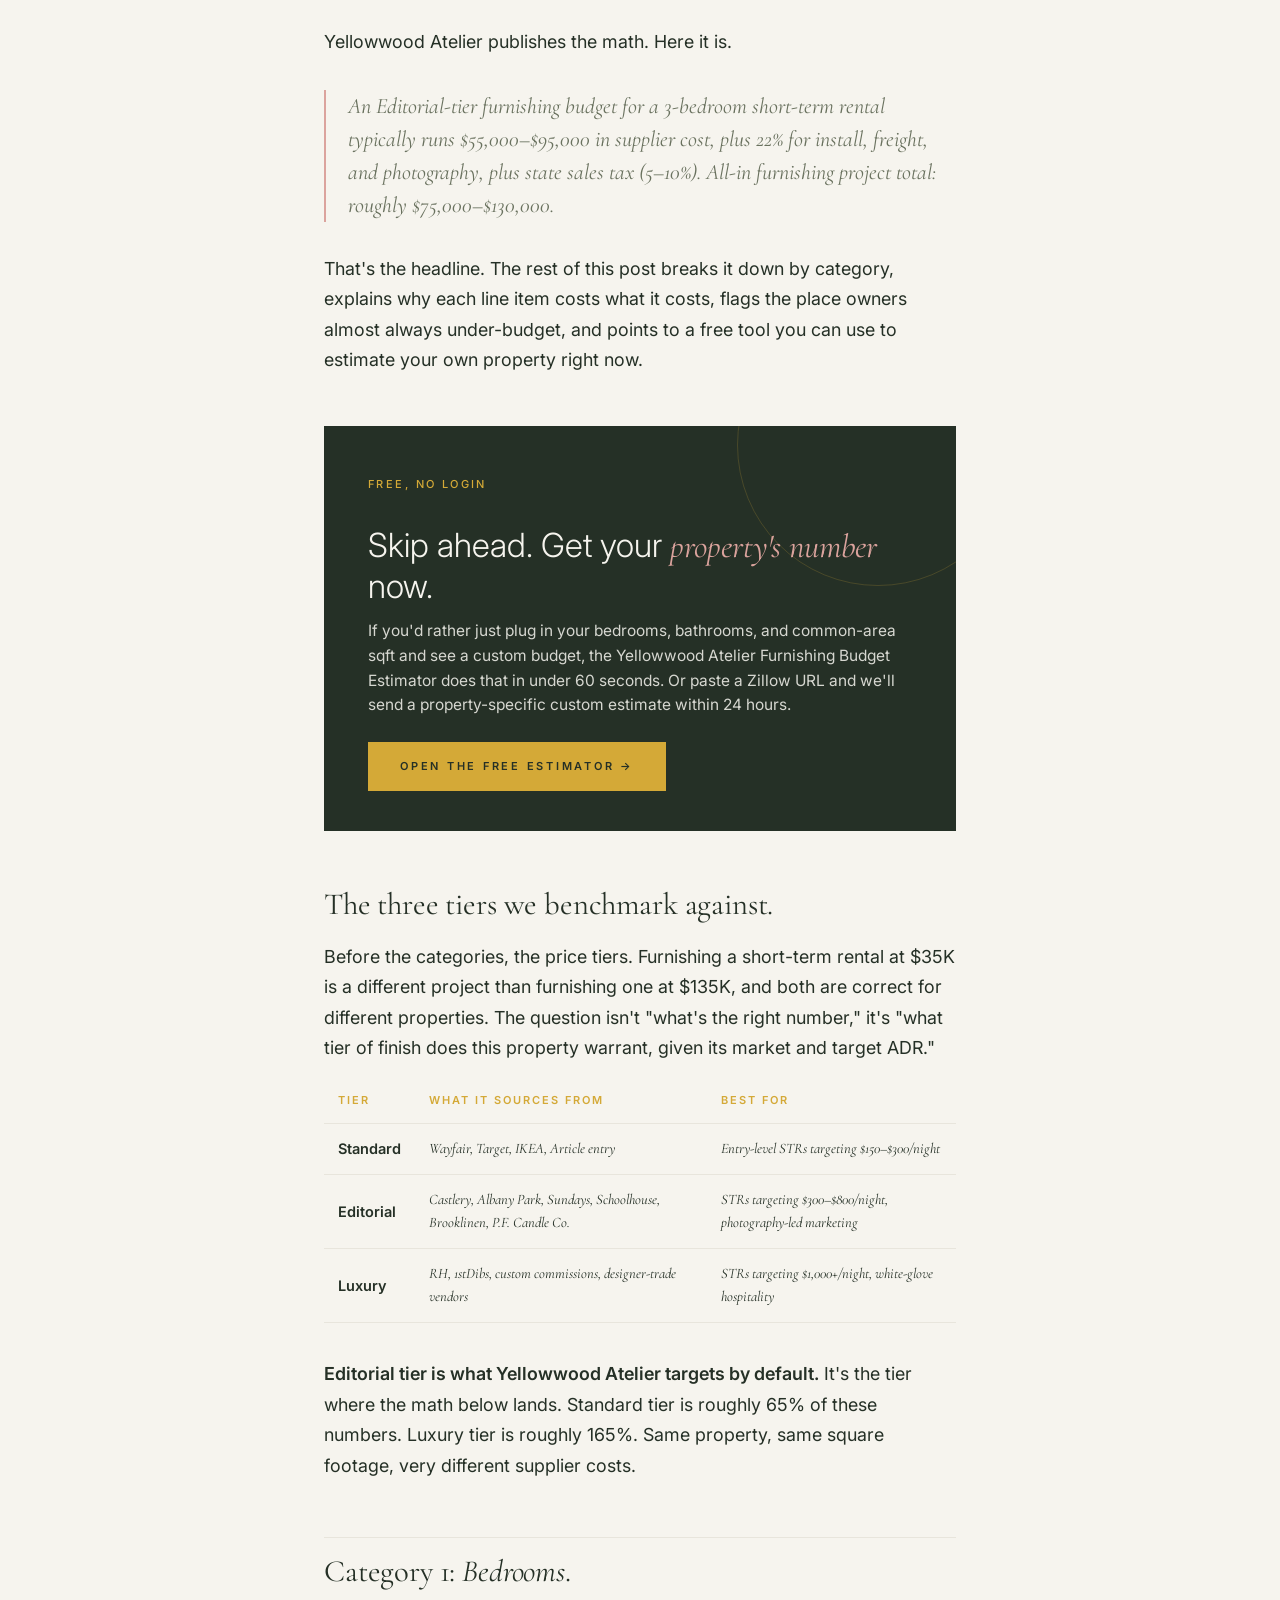
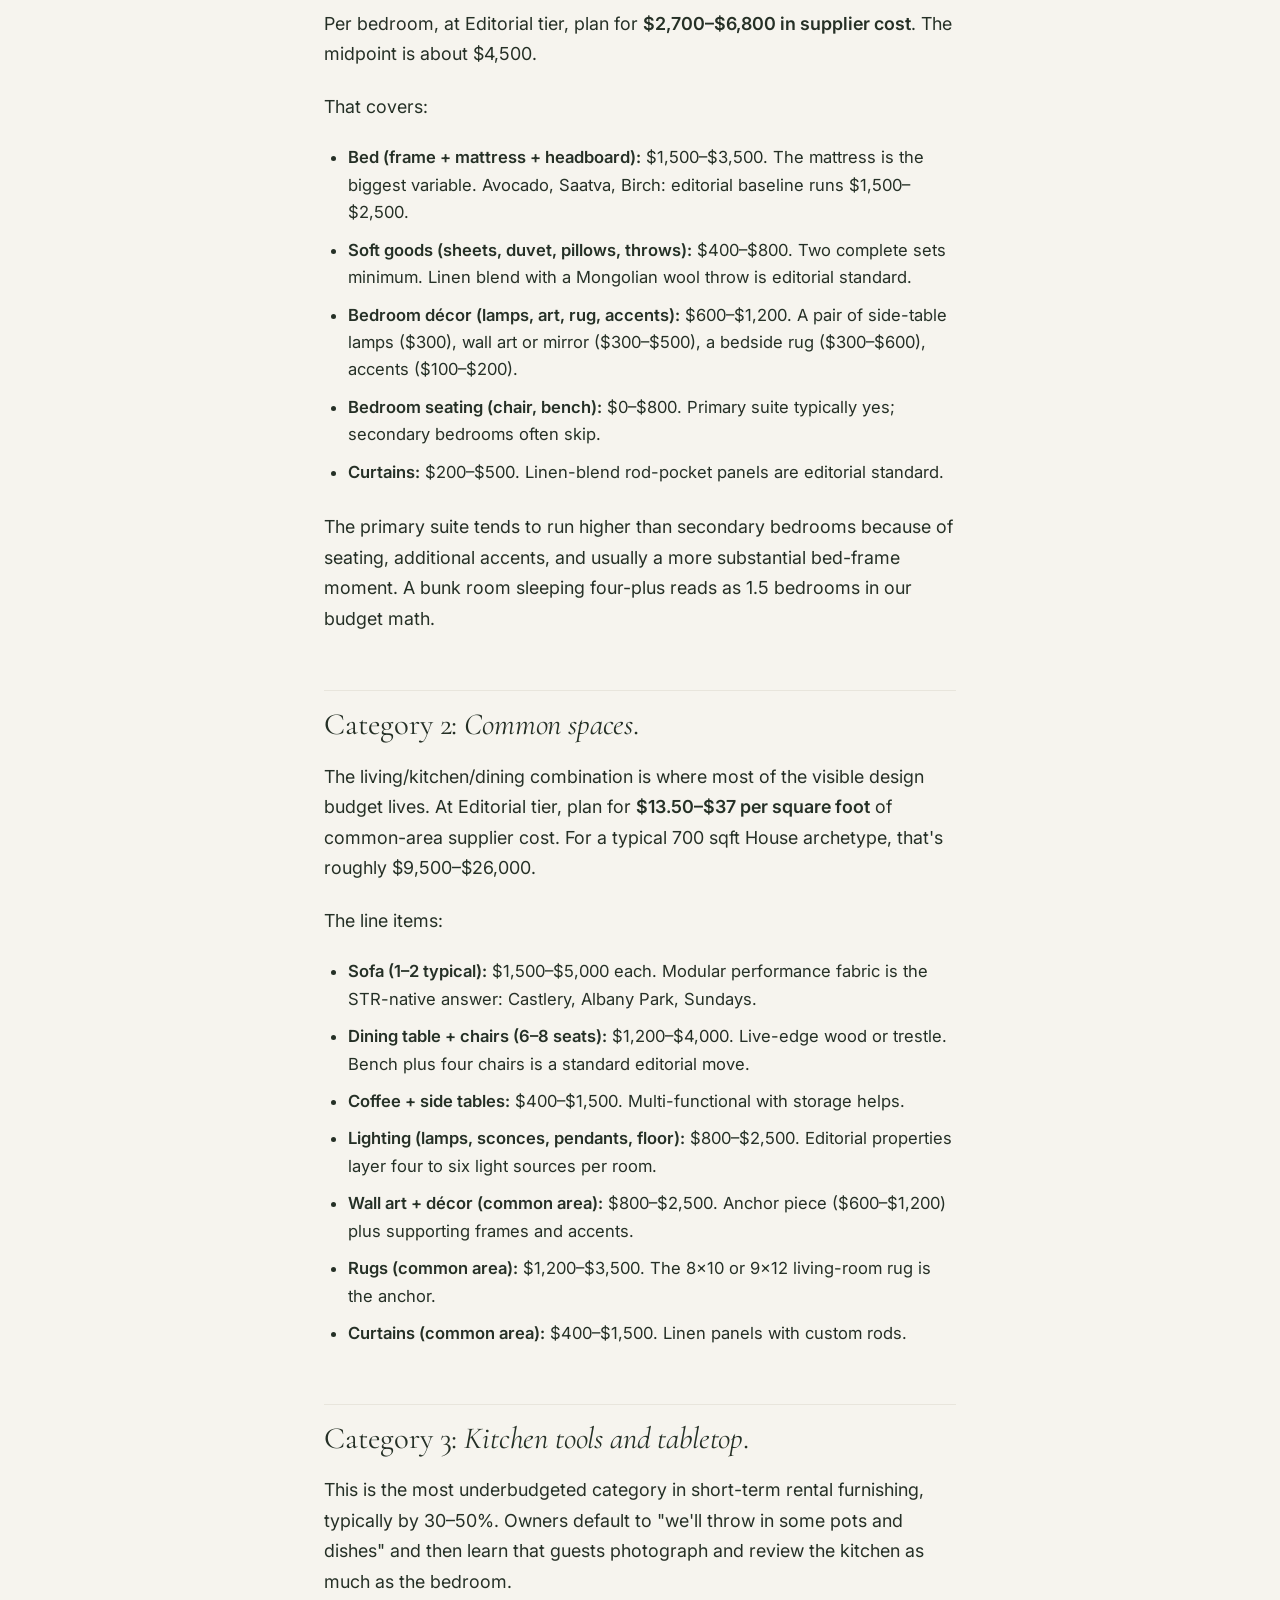
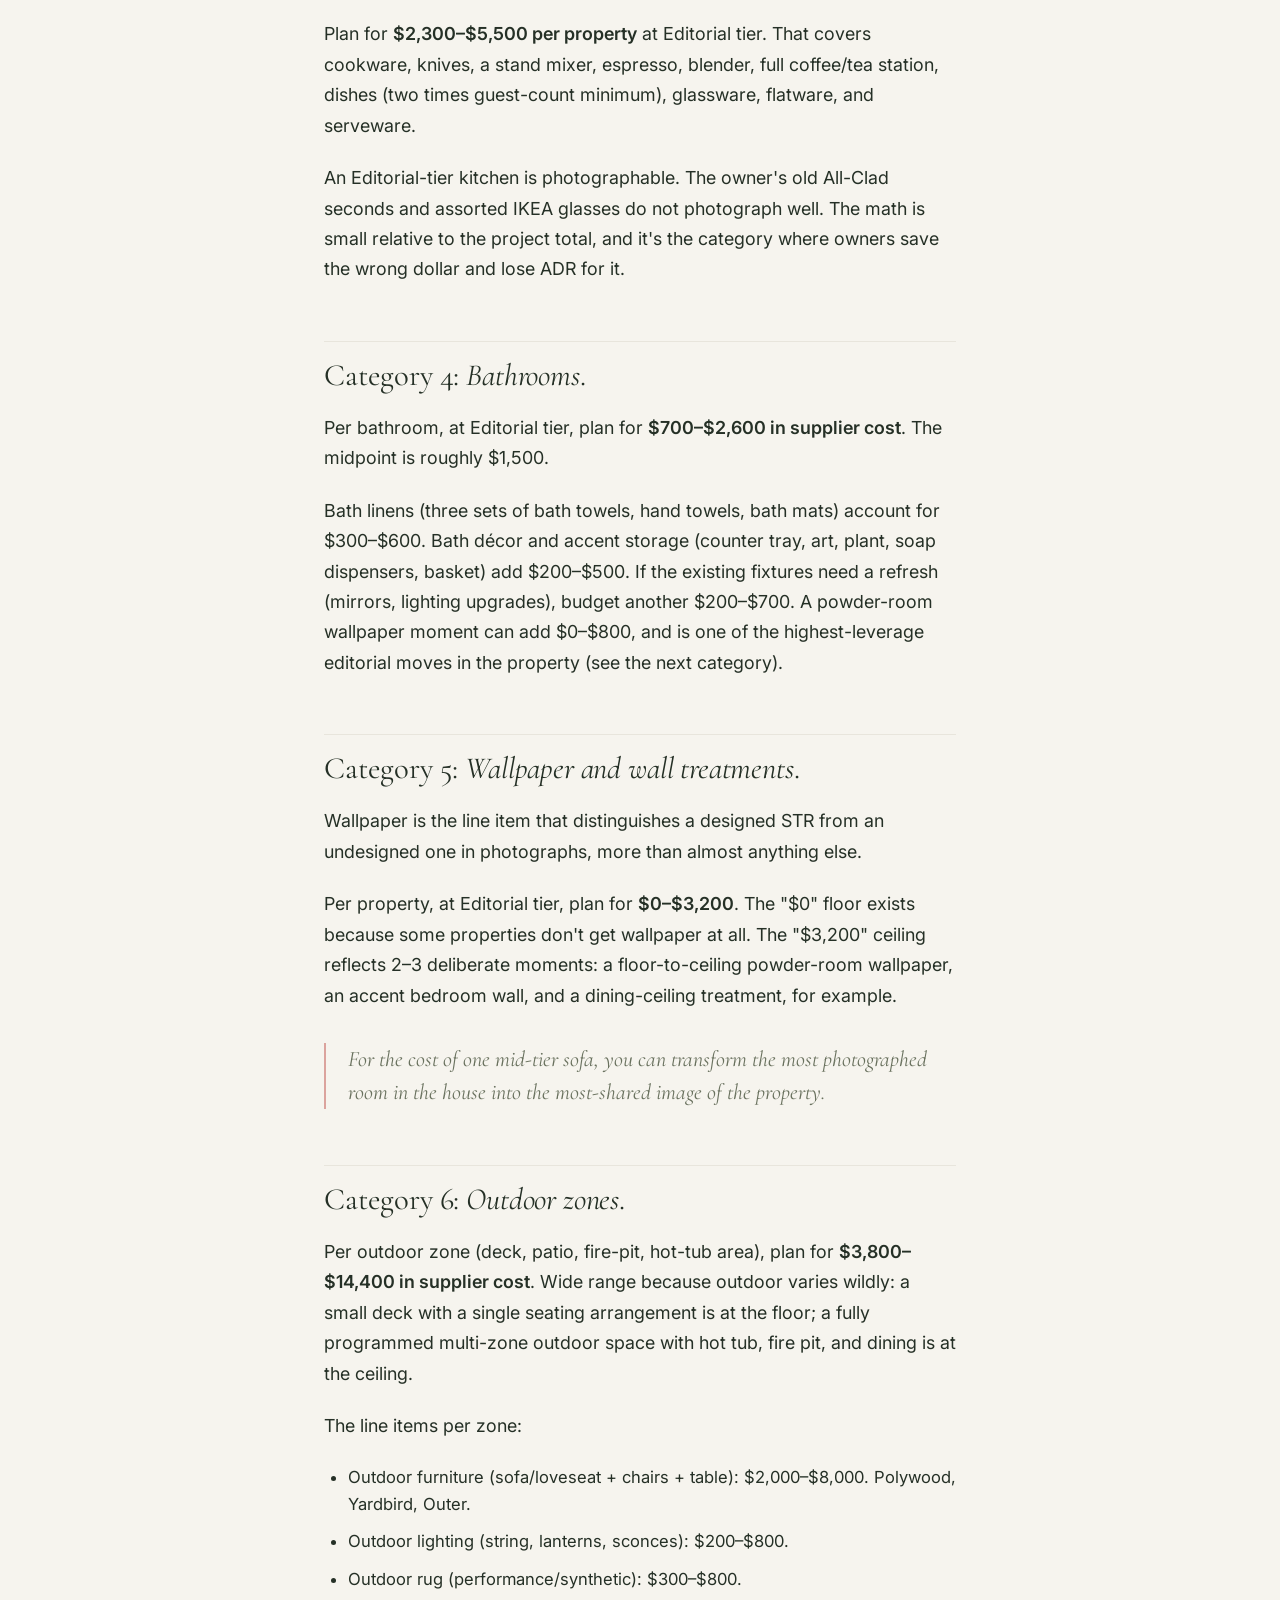
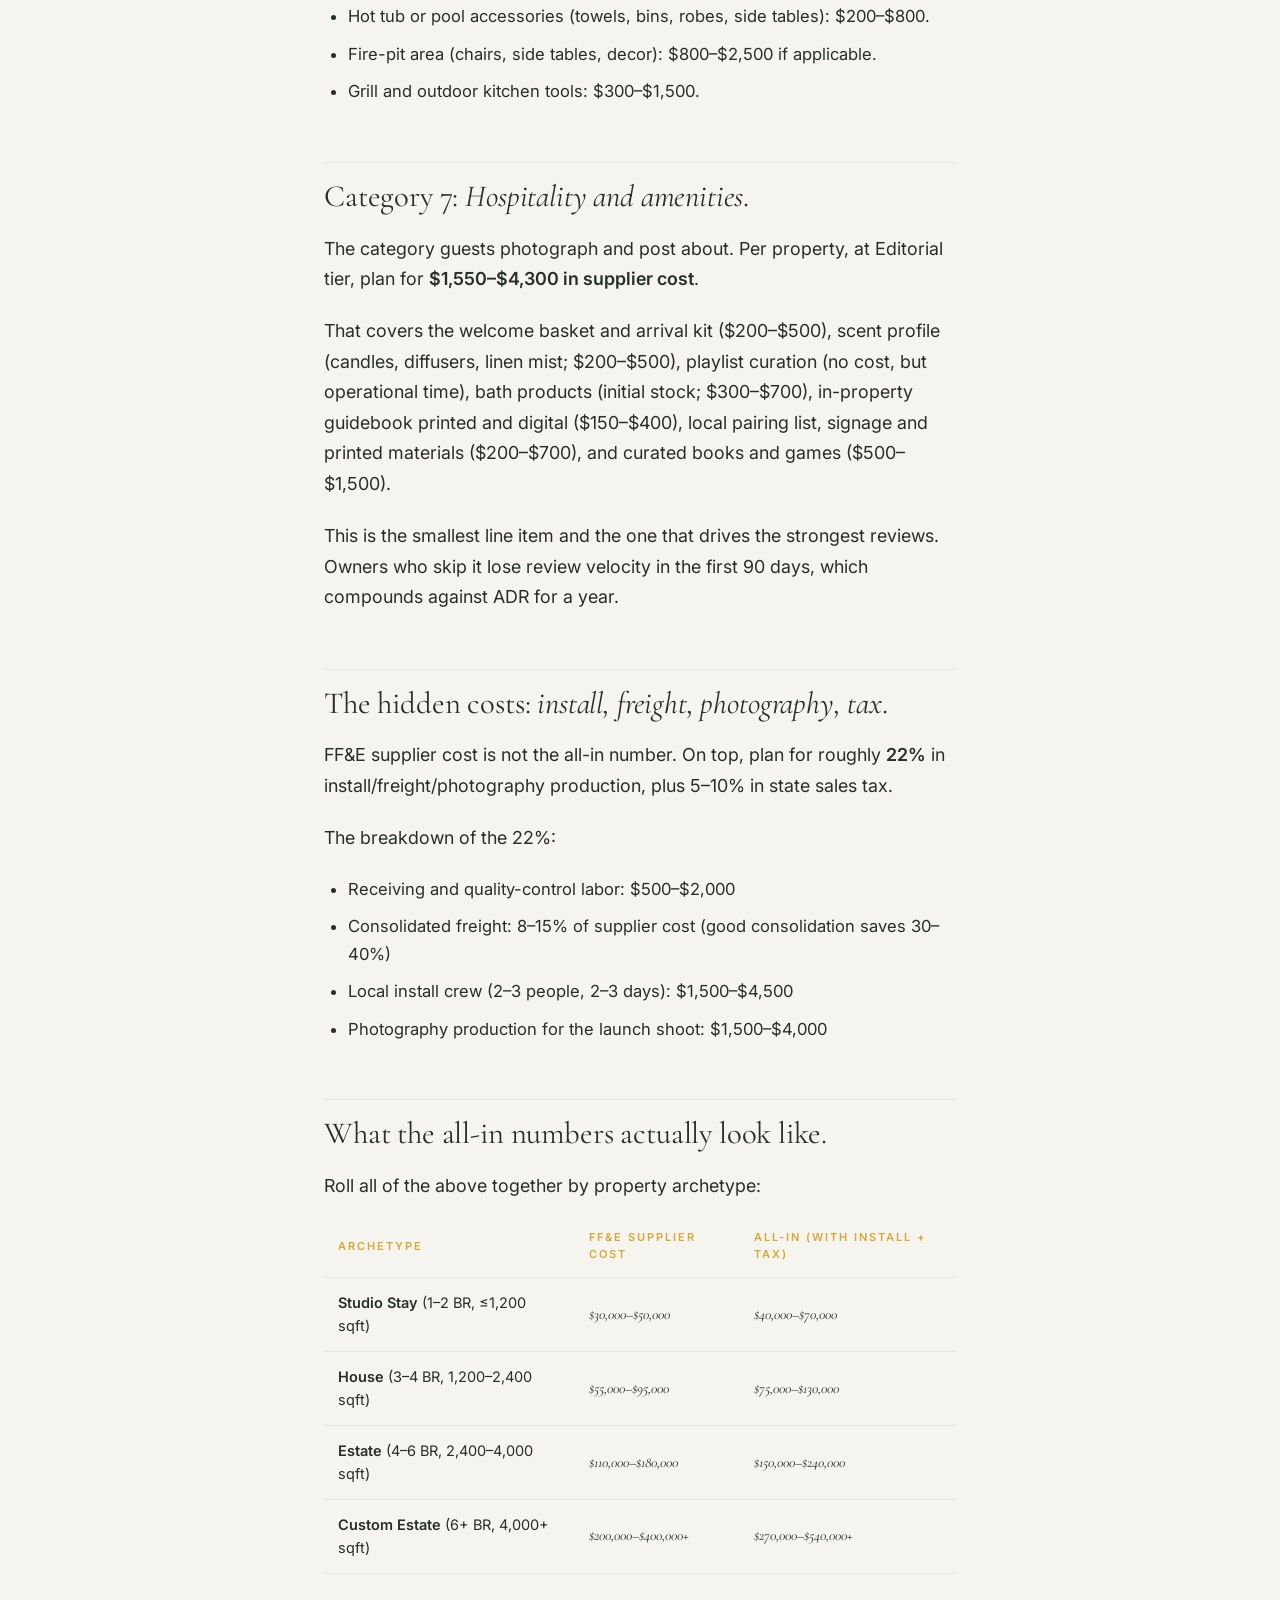
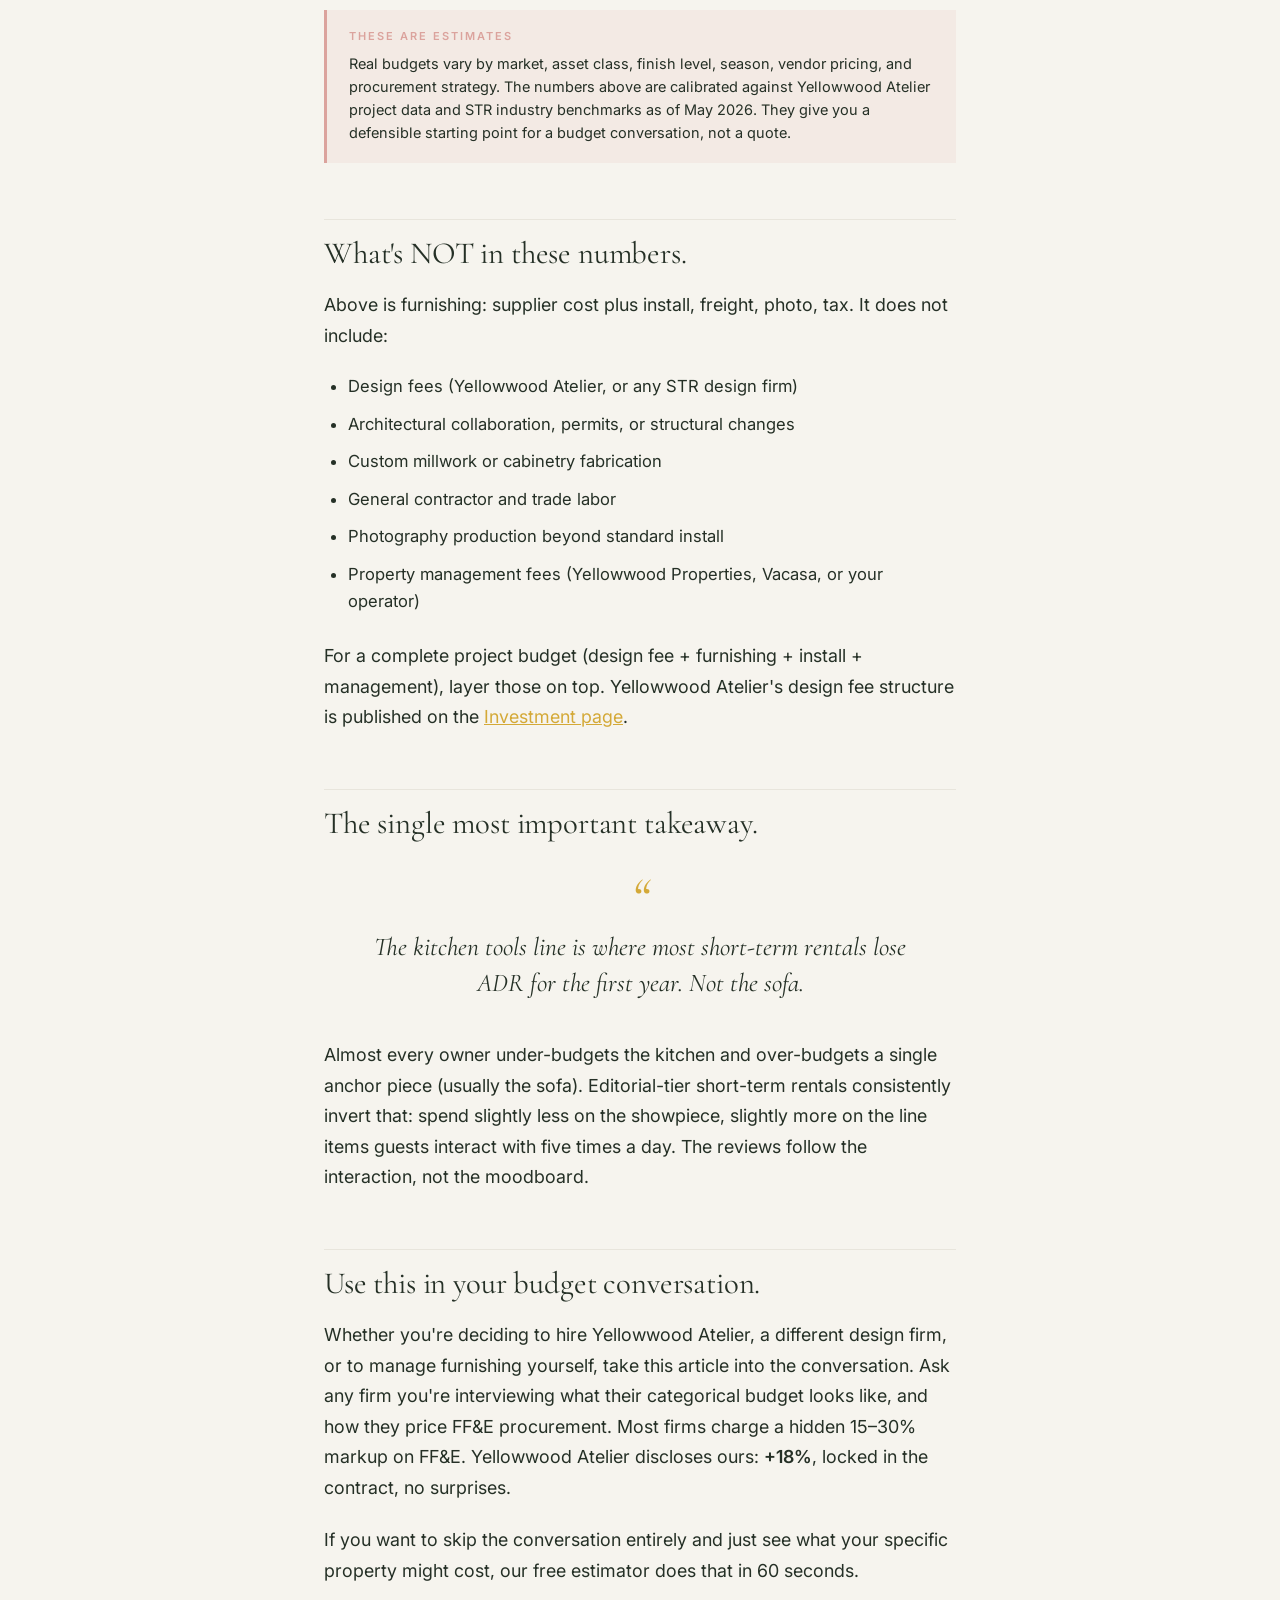
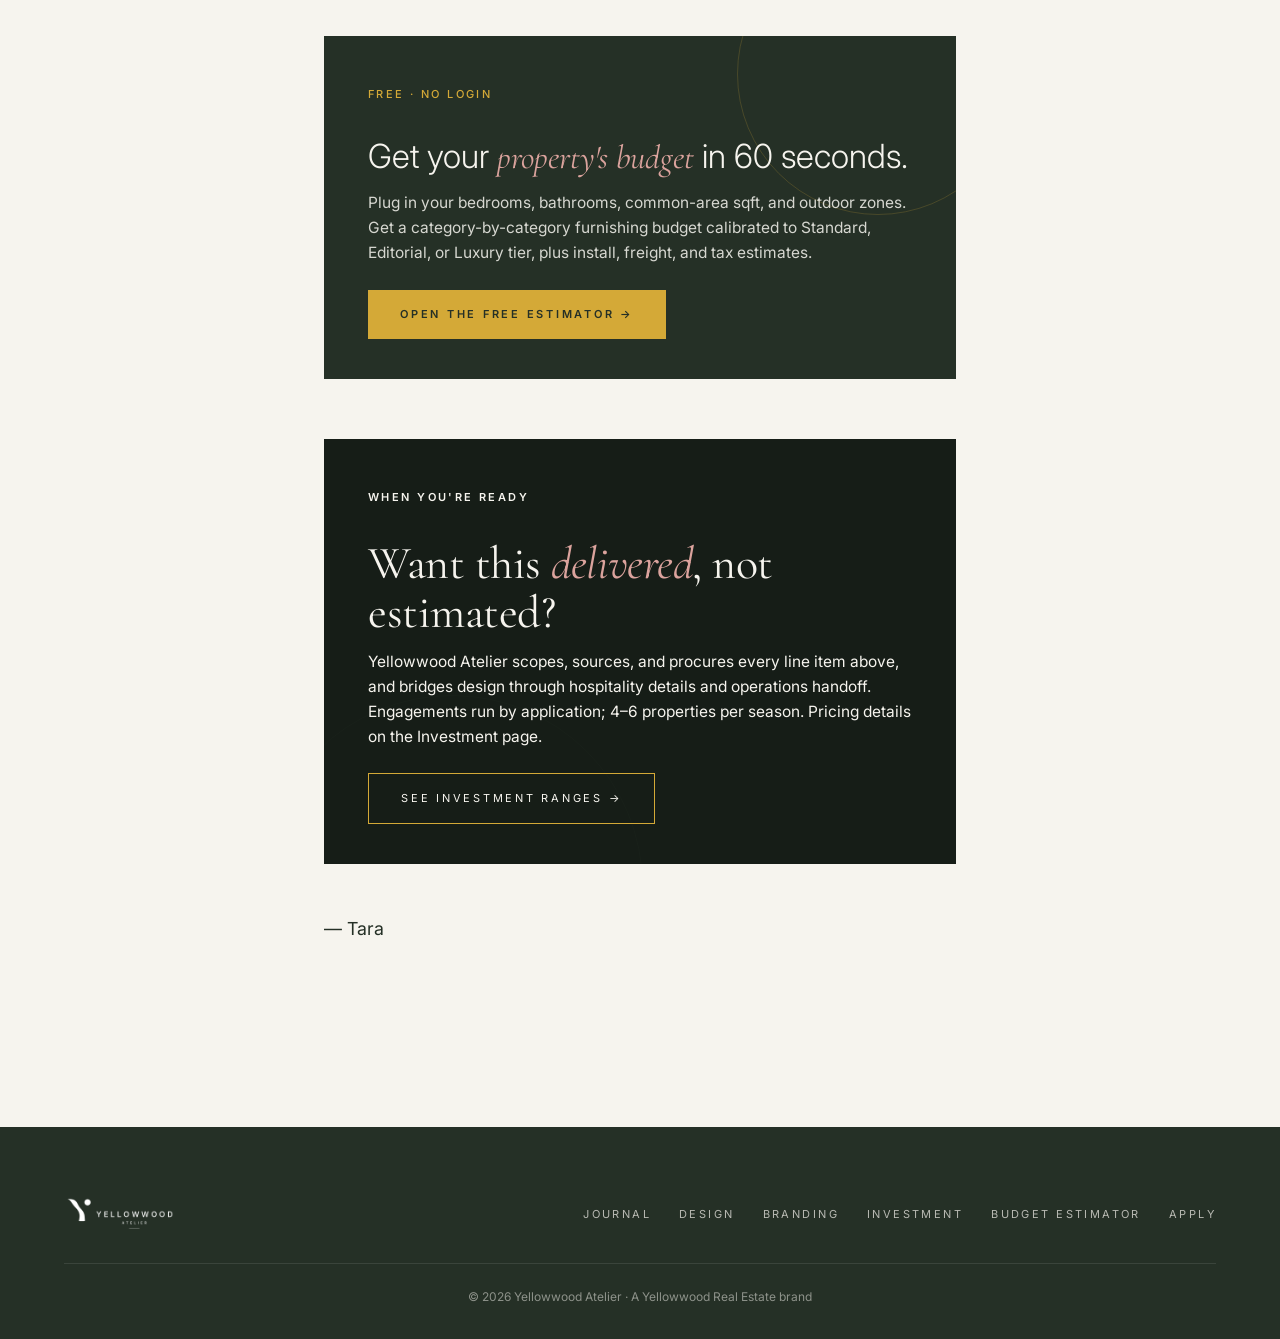
<file: journal/furnishing-an-str.html>
<!doctype html>
<html lang="en">
<head>
<meta charset="utf-8" />
<meta name="viewport" content="width=device-width, initial-scale=1" />

<title>How Much Does It Really Cost To Furnish A Short-Term Rental? (2026 Guide) | Yellowwood Atelier</title>
<meta property="og:image" content="https://yellowwoodatelier.com/assets/og-card.jpg?v=2"/>
<meta property="og:image:width" content="1200"/>
<meta property="og:image:height" content="630"/>
<meta name="twitter:image" content="https://yellowwoodatelier.com/assets/og-card.jpg?v=2"/>

<meta name="description" content="A category-by-category breakdown of what an editorial-tier Airbnb actually costs to furnish in 2026: beds, soft goods, kitchen tools, wallpaper, outdoor, hospitality, install, and freight. By Yellowwood Atelier, with a free estimator built in."/>
<meta name="keywords" content="how much to furnish an airbnb, str ff&e budget 2026, vacation rental furniture cost, airbnb furniture budget, str furnishing breakdown, vacation rental design budget, airbnb interior design cost"/>
<meta name="author" content="Tara Sprakel"/>
<link rel="canonical" href="https://yellowwoodatelier.com/journal/furnishing-an-str"/>

<meta property="og:title" content="How much does it really cost to furnish a short-term rental? (2026)"/>
<meta property="og:description" content="A category-by-category breakdown of editorial-tier STR furnishing costs. With a free estimator."/>
<meta property="og:type" content="article"/>
<meta property="og:url" content="https://yellowwoodatelier.com/journal/furnishing-an-str"/>
<meta property="article:author" content="Tara Sprakel"/>
<meta property="article:published_time" content="2026-05-07"/>
<meta property="article:section" content="Furnishing Guide"/>

<script type="application/ld+json">
{
  "@context": "https://schema.org",
  "@graph": [
    {
      "@type": "BlogPosting",
      "@id": "https://yellowwoodatelier.com/journal/furnishing-an-str#post",
      "headline": "How Much Does It Really Cost To Furnish A Short-Term Rental? (2026 Guide)",
      "description": "A category-by-category breakdown of editorial-tier short-term rental furnishing costs in 2026, covering beds, soft goods, kitchen tools, wallpaper, outdoor, hospitality, install, and freight.",
      "datePublished": "2026-05-07",
      "dateModified": "2026-05-07",
      "author": { "@type": "Person", "name": "Tara Sprakel", "jobTitle": "Founder & Principal Designer" },
      "publisher": { "@type": "Organization", "name": "Yellowwood Atelier" },
      "mainEntityOfPage": "https://yellowwoodatelier.com/journal/furnishing-an-str",
      "articleSection": "Furnishing Guide",
      "wordCount": 2200,
      "keywords": "STR furnishing cost, Airbnb furniture budget, vacation rental design cost, FF&E budget"
    },
    {
      "@type": "FAQPage",
      "mainEntity": [
        {
          "@type": "Question",
          "name": "How much does it cost to furnish a 3-bedroom Airbnb?",
          "acceptedAnswer": { "@type": "Answer", "text": "An Editorial-tier furnishing budget for a 3-bedroom short-term rental typically runs $55,000–$95,000 in supplier cost. Add 22% for install, freight, and photography, plus state sales tax (5–10%), for an all-in furnishing project total of roughly $75,000–$130,000." }
        },
        {
          "@type": "Question",
          "name": "What's the most underbudgeted FF&E category in a short-term rental?",
          "acceptedAnswer": { "@type": "Answer", "text": "Kitchen tools and tabletop. Owners typically budget 30–50% less than the editorial benchmark of $2,300–$5,500 per property, then learn that guests photograph and review the kitchen as much as the bedroom." }
        }
      ]
    }
  ]
}
</script>

<link rel="preconnect" href="https://fonts.googleapis.com">
<link rel="preconnect" href="https://fonts.gstatic.com" crossorigin>
<link href="https://fonts.googleapis.com/css2?family=Cormorant+Garamond:ital,wght@0,400;0,500;1,400;1,500&family=Inter:wght@300;400;500;600&display=swap" rel="stylesheet">

<style>
:root {
  --forest: #253026; --bone: #F6F4EE; --gold: #D4A937; --clay: #DBA39D;
  --sage: #69715E; --mist: #A7B6C2; --gray: #525C53; --rule: #E8E5DC;
  --font-sans: 'Inter', -apple-system, BlinkMacSystemFont, sans-serif;
  --font-serif: 'Cormorant Garamond', Georgia, serif;
}
* { margin: 0; padding: 0; box-sizing: border-box; }
html { scroll-behavior: smooth; }
body { font-family: var(--font-sans); font-weight: 400; font-size: 16px; line-height: 1.55; color: var(--forest); background: var(--bone); -webkit-font-smoothing: antialiased; }
a { color: inherit; text-decoration: none; }
img { max-width: 100%; display: block; }
.eyebrow { font-size: 11px; letter-spacing: 0.22em; text-transform: uppercase; color: var(--gold); }
/* Readability protection — gold text fails on clay/mist. Covers inline-style AND class-based backgrounds. */
.apply .eyebrow,
.bridge .eyebrow,
.context .eyebrow,
.scope .eyebrow,
.timeline .eyebrow,
.cta-card .eyebrow,
.next-step .eyebrow,
.tool-callout .eyebrow,
.section-divider .eyebrow,
.narrative.mist .eyebrow,
.narrative.clay .eyebrow,
section[style*="background: var(--clay)"] .eyebrow,
section[style*="background: var(--mist)"] .eyebrow,
section[style*="background:var(--clay)"] .eyebrow,
section[style*="background:var(--mist)"] .eyebrow { color: var(--forest); }

nav { position: fixed; top: 0; left: 0; right: 0; z-index: 50; padding: 22px 5vw; display: flex; justify-content: space-between; align-items: center; color: var(--forest); background: rgba(246,244,238,0.96); backdrop-filter: blur(8px); border-bottom: 1px solid var(--rule); }
.logo-img { height: 50px; width: auto; }
nav ul { list-style: none; display: flex; gap: 32px; font-size: 11px; letter-spacing: 0.22em; text-transform: uppercase; font-weight: 400; }
nav ul a:hover { color: var(--clay); transition: color .3s; }
nav ul a.active { color: var(--clay); }
@media (max-width: 800px) { nav ul { display: none; } }

article { max-width: 760px; margin: 0 auto; padding: 160px 5vw 80px; }
.breadcrumb { font-size: 11px; letter-spacing: 0.18em; text-transform: uppercase; color: var(--gray); margin-bottom: 28px; }
.breadcrumb a { color: var(--gold); }

.post-meta { font-size: 11px; letter-spacing: 0.22em; text-transform: uppercase; color: var(--gold); margin-bottom: 18px; }
.post-meta .dot { color: var(--gray); margin: 0 10px; }

article h1 { font-family: var(--font-sans); font-weight: 300; font-size: clamp(36px, 4.6vw, 60px); line-height: 1.05; letter-spacing: -0.015em; margin-bottom: 28px; color: var(--forest); }
article h1 em { font-family: var(--font-serif); font-style: italic; font-weight: 400; }
.post-lede { font-family: var(--font-serif); font-style: italic; font-size: clamp(20px, 2vw, 26px); line-height: 1.45; color: var(--gray); margin-bottom: 36px; padding-bottom: 36px; border-bottom: 1px solid var(--rule); }

.byline { display: flex; align-items: center; gap: 14px; margin-bottom: 50px; font-size: 13px; color: var(--gray); }
.byline strong { color: var(--forest); font-weight: 500; }

article h2 { font-family: var(--font-sans); font-weight: 400; font-size: clamp(24px, 2.4vw, 32px); line-height: 1.2; letter-spacing: -0.005em; margin: 56px 0 18px; color: var(--forest); padding-top: 16px; border-top: 1px solid var(--rule); }
article h2:first-of-type { border-top: none; padding-top: 0; }
article h2 em { font-family: var(--font-serif); font-style: italic; font-weight: 400; }
article h3 { font-family: var(--font-sans); font-weight: 500; font-size: clamp(19px, 1.7vw, 22px); line-height: 1.3; margin: 32px 0 12px; color: var(--forest); }

article p { font-size: clamp(17px, 1.4vw, 19px); line-height: 1.7; color: var(--forest); margin-bottom: 22px; }
article p.standfirst { font-family: var(--font-serif); font-style: italic; font-size: 22px; line-height: 1.5; color: var(--sage); margin: 32px 0; padding-left: 22px; border-left: 2px solid var(--clay); }
article ul, article ol { margin: 14px 0 26px 24px; }
article li { font-size: clamp(16px, 1.3vw, 18px); line-height: 1.65; color: var(--forest); margin-bottom: 10px; }
article strong { font-weight: 600; color: var(--forest); }

article blockquote { font-family: var(--font-serif); font-style: italic; font-size: clamp(20px, 2vw, 26px); line-height: 1.4; color: var(--forest); margin: 40px 0; padding: 0 24px; text-align: center; }
article blockquote::before { content: '“'; font-size: 56px; color: var(--gold); display: block; line-height: 0.5; margin-bottom: 18px; }

.benchmark-table { width: 100%; border-collapse: collapse; margin: 28px 0 36px; font-size: 14.5px; }
.benchmark-table th, .benchmark-table td { padding: 14px 14px; text-align: left; border-bottom: 1px solid var(--rule); }
.benchmark-table th { font-size: 11px; letter-spacing: 0.18em; text-transform: uppercase; color: var(--gold); font-weight: 600; padding-top: 0; }
.benchmark-table td { color: var(--forest); }
.benchmark-table td:nth-child(2), .benchmark-table td:nth-child(3) { font-family: var(--font-serif); font-style: italic; }
.benchmark-table tbody tr:hover { background: rgba(212,169,55,0.05); }

.tool-callout { background: var(--forest); color: var(--bone); padding: 44px 44px 40px; margin: 50px 0; position: relative; overflow: hidden; }
.tool-callout::before { content: ''; position: absolute; top: -30%; right: -10%; width: 280px; height: 280px; border: 1px solid rgba(212,169,55,0.2); border-radius: 50%; pointer-events: none; }
.tool-callout .label { font-size: 11px; letter-spacing: 0.22em; text-transform: uppercase; color: var(--gold); font-weight: 500; margin-bottom: 12px; position: relative; z-index: 2; }
.tool-callout h3 { font-family: var(--font-sans); font-weight: 300; font-size: clamp(26px, 2.6vw, 36px); line-height: 1.15; margin-bottom: 14px; color: var(--bone); position: relative; z-index: 2; padding-top: 0; }
.tool-callout h3 em { font-family: var(--font-serif); font-style: italic; font-weight: 400; color: var(--clay); }
.tool-callout p { font-size: 15.5px; line-height: 1.6; color: rgba(246,244,238,0.85); margin-bottom: 24px; position: relative; z-index: 2; }
.tool-callout .cta { display: inline-block; padding: 16px 32px; background: var(--gold); color: var(--forest); font-size: 11px; letter-spacing: 0.25em; text-transform: uppercase; font-weight: 600; position: relative; z-index: 2; }
.tool-callout .cta:hover { background: var(--clay); }

.cta-card { margin-top: 60px; padding: 44px 44px 40px; background: var(--clay); color: var(--forest); position: relative; overflow: hidden; }
.cta-card::before { content: ''; position: absolute; bottom: -50%; left: -10%; width: 380px; height: 380px; border: 1px solid rgba(37,48,38,0.2); border-radius: 50%; }
.cta-card .label { font-size: 11px; letter-spacing: 0.22em; text-transform: uppercase; color: var(--forest); font-weight: 600; margin-bottom: 12px; position: relative; z-index: 2; }
.cta-card h3 { font-family: var(--font-sans); font-weight: 300; font-size: clamp(24px, 2.4vw, 32px); line-height: 1.2; margin-bottom: 14px; position: relative; z-index: 2; padding-top: 0; }
.cta-card h3 em { font-family: var(--font-serif); font-style: italic; font-weight: 400; }
.cta-card p { font-size: 15.5px; line-height: 1.6; color: var(--forest); margin-bottom: 24px; position: relative; z-index: 2; }
.cta-card .cta { display: inline-block; padding: 16px 32px; background: var(--forest); color: var(--bone); font-size: 11px; letter-spacing: 0.25em; text-transform: uppercase; position: relative; z-index: 2; }
.cta-card .cta:hover { background: #1A1D1B; }

.disclaimer-box { background: rgba(218,163,157,0.12); border-left: 3px solid var(--clay); padding: 18px 22px; margin: 36px 0; font-size: 14.5px; color: var(--forest); line-height: 1.6; }
.disclaimer-box strong { display: block; font-size: 11px; letter-spacing: 0.18em; text-transform: uppercase; color: var(--clay); margin-bottom: 6px; font-weight: 600; }

footer { background: var(--forest); color: var(--bone); padding: 70px 5vw 32px; margin-top: 80px; }
.foot-inner { max-width: 1200px; margin: 0 auto; display: flex; justify-content: space-between; align-items: center; flex-wrap: wrap; gap: 24px; }
.foot-logo { width: 110px; filter: brightness(2); }
.foot-links { display: flex; gap: 28px; font-size: 11px; letter-spacing: 0.22em; text-transform: uppercase; }
.foot-links a { color: rgba(246,244,238,0.7); }
.foot-links a:hover { color: var(--clay); }
.foot-copy { font-size: 12px; color: rgba(246,244,238,0.5); margin-top: 30px; text-align: center; padding-top: 24px; border-top: 1px solid rgba(246,244,238,0.1); }
</style>
<style id="yw-nav-css">
.yw-nav{position:sticky;top:0;left:0;right:0;z-index:1000;display:flex;align-items:center;justify-content:space-between;gap:20px;padding:12px 5vw;margin:0;min-height:70px;background:rgba(246,244,238,0.97);-webkit-backdrop-filter:blur(8px);backdrop-filter:blur(8px);border-bottom:1px solid #e4dfd2;box-sizing:border-box}
.yw-nav *{box-sizing:border-box}
.yw-nav .yw-logo{display:flex;align-items:center;flex:0 0 auto;padding:0;border:0}
.yw-nav .yw-logo img{height:42px;width:auto;display:block}
.yw-nav .yw-links{list-style:none;margin:0;padding:0;display:flex;align-items:center;gap:28px}
.yw-nav .yw-links li{margin:0;padding:0}
.yw-nav .yw-links a{font-size:11px;letter-spacing:.2em;text-transform:uppercase;font-weight:500;color:#253026;text-decoration:none;white-space:nowrap;transition:color .2s;background:none;border:0}
.yw-nav .yw-links a:hover,.yw-nav .yw-links a.active{color:#D4A937}
.yw-nav .yw-links a.yw-cta{color:#8a6d2f}
.yw-nav .yw-toggle{display:none;flex-direction:column;justify-content:center;gap:5px;width:42px;height:42px;padding:9px;background:none;border:0;cursor:pointer;flex:0 0 auto}
.yw-nav .yw-toggle span{display:block;height:2px;width:100%;background:#253026;border-radius:2px;transition:transform .3s,opacity .3s}
.yw-nav.open .yw-toggle span:nth-child(1){transform:translateY(7px) rotate(45deg)}
.yw-nav.open .yw-toggle span:nth-child(2){opacity:0}
.yw-nav.open .yw-toggle span:nth-child(3){transform:translateY(-7px) rotate(-45deg)}
@media(max-width:880px){
 .yw-nav{flex-wrap:wrap;gap:0}
 .yw-nav .yw-toggle{display:flex;margin-left:auto}
 .yw-nav .yw-links{order:3;flex-basis:100%;width:100%;flex-direction:column;align-items:stretch;gap:0;max-height:0;overflow:hidden;transition:max-height .34s ease}
 .yw-nav.open .yw-links{max-height:80vh;margin-top:6px}
 .yw-nav .yw-links a{display:block;padding:14px 2px;font-size:13px;letter-spacing:.16em;border-top:1px solid rgba(37,48,32,.08)}
}
@media print{.yw-nav{display:none}}
</style>
  <!-- Favicons -->
  <link rel="icon" href="/favicon.ico" sizes="48x48">
  <link rel="icon" type="image/png" sizes="32x32" href="/favicon-32x32.png">
  <link rel="icon" type="image/png" sizes="16x16" href="/favicon-16x16.png">
  <link rel="apple-touch-icon" sizes="180x180" href="/apple-touch-icon.png">
  <link rel="manifest" href="/site.webmanifest">
  <!-- Google tag (gtag.js) — GA4 G-D2PPJFC884 -->
  <script async src="https://www.googletagmanager.com/gtag/js?id=G-D2PPJFC884"></script>
  <script>
    window.dataLayer = window.dataLayer || [];
    function gtag(){dataLayer.push(arguments);}
    gtag('js', new Date());
    gtag('config', 'G-D2PPJFC884');
  </script>
  <!-- HubSpot tracking (Yellowwood Atelier, portal 246883965) -->
  <script type="text/javascript" id="hs-script-loader" async defer src="//js-na2.hs-scripts.com/246883965.js"></script>
<link rel="stylesheet" href="/assets/refresh.css?v=1">
<style>.post-figure{margin:44px 0 48px}.post-figure img{width:100%;display:block;object-fit:cover;aspect-ratio:16/9}.post-figure.arch{max-width:420px}.post-figure.arch img{aspect-ratio:4/5;border-radius:999px 999px 0 0}</style>
</head>
<body>

<nav class="yw-nav" aria-label="Primary navigation">
<a href="/" class="yw-logo" aria-label="Yellowwood Atelier — home"><img src="/assets/Yellowwood_Atelier_Horizontal_fullcolor_512.png" alt="Yellowwood Atelier"></a>
<button class="yw-toggle" type="button" aria-label="Toggle menu" aria-expanded="false"><span></span><span></span><span></span></button>
<ul class="yw-links">
<li><a href="/about.html">About</a></li>
<li><a href="/design.html">Design</a></li>
<li><a href="/branding.html">Branding</a></li>
<li><a href="/investment.html">Investment</a></li>
<li><a href="/portfolio.html">Portfolio</a></li>
<li><a href="/journal.html">Journal</a></li>
<li><a href="/setup-checklist.html">Checklist</a></li>
<li><a href="/index.html#apply" class="yw-cta">Apply</a></li>
</ul>
</nav>

<article itemscope itemtype="https://schema.org/BlogPosting">

  <div class="breadcrumb"><a href="../journal.html">Journal</a> &nbsp;/&nbsp; Furnishing Guide</div>

  <div class="post-meta">May 7, 2026 <span class="dot">·</span> 9-minute read</div>

  <h1 itemprop="headline">How much does it really cost to <em>furnish a short-term rental</em>? <small style="font-family: var(--font-serif); font-style: italic; font-weight: 400; font-size: 0.65em; color: var(--gray); display: block; margin-top: 12px;">A 2026 category-by-category guide.</small></h1>

  <p class="post-lede" itemprop="description">Most short-term rental design firms hide their numbers. We don't. This is what an editorial-tier Airbnb actually costs to furnish in 2026: beds to bath linens, kitchen tools to wallpaper, hospitality amenities to install and freight.</p>

  <figure class="post-figure wide"><img src="../assets/lazy-lariat_living-toward-kitchen.jpg" alt="Living room opening to the kitchen and dining at Lazy Lariat, Broken Bow, Oklahoma — a fully furnished short-term rental"/></figure>

  <div class="byline">
    By <strong>Tara Sprakel</strong> <span style="margin: 0 8px; color: var(--gray);">·</span> Founder, Yellowwood Atelier
  </div>

  <p>The single most common question I get from owners considering a short-term rental design firm is some variation of: <em>what's a realistic budget for furniture?</em> The single most common answer they get from those firms is some variation of: <em>it depends.</em></p>

  <p>It does depend. But owners aren't asking for a quote. They're asking for orientation. They're trying to figure out whether they're in the right ballpark before they spend two months interviewing designers. Almost no firm in this category will give them that orientation, because pricing transparency is uncomfortable, because furnishing budgets are where designers hide their margin, and because "it depends" makes the conversation easier to control.</p>

  <p>Yellowwood Atelier publishes the math. Here it is.</p>

  <p class="standfirst">An Editorial-tier furnishing budget for a 3-bedroom short-term rental typically runs $55,000–$95,000 in supplier cost, plus 22% for install, freight, and photography, plus state sales tax (5–10%). All-in furnishing project total: roughly $75,000–$130,000.</p>

  <p>That's the headline. The rest of this post breaks it down by category, explains why each line item costs what it costs, flags the place owners almost always under-budget, and points to a free tool you can use to estimate your own property right now.</p>

  <div class="tool-callout">
    <span class="label">Free, no login</span>
    <h3>Skip ahead. Get your <em>property's number</em> now.</h3>
    <p>If you'd rather just plug in your bedrooms, bathrooms, and common-area sqft and see a custom budget, the Yellowwood Atelier Furnishing Budget Estimator does that in under 60 seconds. Or paste a Zillow URL and we'll send a property-specific custom estimate within 24 hours.</p>
    <a href="../budget-estimator.html" class="cta">Open the free estimator →</a>
  </div>

  <h2>The three tiers we benchmark against.</h2>

  <p>Before the categories, the price tiers. Furnishing a short-term rental at $35K is a different project than furnishing one at $135K, and both are correct for different properties. The question isn't "what's the right number," it's "what tier of finish does this property warrant, given its market and target ADR."</p>

  <table class="benchmark-table">
    <thead>
      <tr><th>Tier</th><th>What it sources from</th><th>Best for</th></tr>
    </thead>
    <tbody>
      <tr><td><strong>Standard</strong></td><td>Wayfair, Target, IKEA, Article entry</td><td>Entry-level STRs targeting $150–$300/night</td></tr>
      <tr><td><strong>Editorial</strong></td><td>Castlery, Albany Park, Sundays, Schoolhouse, Brooklinen, P.F. Candle Co.</td><td>STRs targeting $300–$800/night, photography-led marketing</td></tr>
      <tr><td><strong>Luxury</strong></td><td>RH, 1stDibs, custom commissions, designer-trade vendors</td><td>STRs targeting $1,000+/night, white-glove hospitality</td></tr>
    </tbody>
  </table>

  <p><strong>Editorial tier is what Yellowwood Atelier targets by default.</strong> It's the tier where the math below lands. Standard tier is roughly 65% of these numbers. Luxury tier is roughly 165%. Same property, same square footage, very different supplier costs.</p>

  <h2>Category 1: <em>Bedrooms</em>.</h2>

  <p>Per bedroom, at Editorial tier, plan for <strong>$2,700–$6,800 in supplier cost</strong>. The midpoint is about $4,500.</p>

  <p>That covers:</p>
  <ul>
    <li><strong>Bed (frame + mattress + headboard):</strong> $1,500–$3,500. The mattress is the biggest variable. Avocado, Saatva, Birch: editorial baseline runs $1,500–$2,500.</li>
    <li><strong>Soft goods (sheets, duvet, pillows, throws):</strong> $400–$800. Two complete sets minimum. Linen blend with a Mongolian wool throw is editorial standard.</li>
    <li><strong>Bedroom décor (lamps, art, rug, accents):</strong> $600–$1,200. A pair of side-table lamps ($300), wall art or mirror ($300–$500), a bedside rug ($300–$600), accents ($100–$200).</li>
    <li><strong>Bedroom seating (chair, bench):</strong> $0–$800. Primary suite typically yes; secondary bedrooms often skip.</li>
    <li><strong>Curtains:</strong> $200–$500. Linen-blend rod-pocket panels are editorial standard.</li>
  </ul>

  <p>The primary suite tends to run higher than secondary bedrooms because of seating, additional accents, and usually a more substantial bed-frame moment. A bunk room sleeping four-plus reads as 1.5 bedrooms in our budget math.</p>

  <h2>Category 2: <em>Common spaces</em>.</h2>

  <p>The living/kitchen/dining combination is where most of the visible design budget lives. At Editorial tier, plan for <strong>$13.50–$37 per square foot</strong> of common-area supplier cost. For a typical 700 sqft House archetype, that's roughly $9,500–$26,000.</p>

  <p>The line items:</p>
  <ul>
    <li><strong>Sofa (1–2 typical):</strong> $1,500–$5,000 each. Modular performance fabric is the STR-native answer: Castlery, Albany Park, Sundays.</li>
    <li><strong>Dining table + chairs (6–8 seats):</strong> $1,200–$4,000. Live-edge wood or trestle. Bench plus four chairs is a standard editorial move.</li>
    <li><strong>Coffee + side tables:</strong> $400–$1,500. Multi-functional with storage helps.</li>
    <li><strong>Lighting (lamps, sconces, pendants, floor):</strong> $800–$2,500. Editorial properties layer four to six light sources per room.</li>
    <li><strong>Wall art + décor (common area):</strong> $800–$2,500. Anchor piece ($600–$1,200) plus supporting frames and accents.</li>
    <li><strong>Rugs (common area):</strong> $1,200–$3,500. The 8x10 or 9x12 living-room rug is the anchor.</li>
    <li><strong>Curtains (common area):</strong> $400–$1,500. Linen panels with custom rods.</li>
  </ul>

  <h2>Category 3: <em>Kitchen tools and tabletop</em>.</h2>

  <p>This is the most underbudgeted category in short-term rental furnishing, typically by 30–50%. Owners default to "we'll throw in some pots and dishes" and then learn that guests photograph and review the kitchen as much as the bedroom.</p>

  <p>Plan for <strong>$2,300–$5,500 per property</strong> at Editorial tier. That covers cookware, knives, a stand mixer, espresso, blender, full coffee/tea station, dishes (two times guest-count minimum), glassware, flatware, and serveware.</p>

  <p>An Editorial-tier kitchen is photographable. The owner's old All-Clad seconds and assorted IKEA glasses do not photograph well. The math is small relative to the project total, and it's the category where owners save the wrong dollar and lose ADR for it.</p>

  <h2>Category 4: <em>Bathrooms</em>.</h2>

  <p>Per bathroom, at Editorial tier, plan for <strong>$700–$2,600 in supplier cost</strong>. The midpoint is roughly $1,500.</p>

  <p>Bath linens (three sets of bath towels, hand towels, bath mats) account for $300–$600. Bath décor and accent storage (counter tray, art, plant, soap dispensers, basket) add $200–$500. If the existing fixtures need a refresh (mirrors, lighting upgrades), budget another $200–$700. A powder-room wallpaper moment can add $0–$800, and is one of the highest-leverage editorial moves in the property (see the next category).</p>

  <h2>Category 5: <em>Wallpaper and wall treatments</em>.</h2>

  <p>Wallpaper is the line item that distinguishes a designed STR from an undesigned one in photographs, more than almost anything else.</p>

  <p>Per property, at Editorial tier, plan for <strong>$0–$3,200</strong>. The "$0" floor exists because some properties don't get wallpaper at all. The "$3,200" ceiling reflects 2–3 deliberate moments: a floor-to-ceiling powder-room wallpaper, an accent bedroom wall, and a dining-ceiling treatment, for example.</p>

  <p class="standfirst">For the cost of one mid-tier sofa, you can transform the most photographed room in the house into the most-shared image of the property.</p>

  <h2>Category 6: <em>Outdoor zones</em>.</h2>

  <p>Per outdoor zone (deck, patio, fire-pit, hot-tub area), plan for <strong>$3,800–$14,400 in supplier cost</strong>. Wide range because outdoor varies wildly: a small deck with a single seating arrangement is at the floor; a fully programmed multi-zone outdoor space with hot tub, fire pit, and dining is at the ceiling.</p>

  <p>The line items per zone:</p>
  <ul>
    <li>Outdoor furniture (sofa/loveseat + chairs + table): $2,000–$8,000. Polywood, Yardbird, Outer.</li>
    <li>Outdoor lighting (string, lanterns, sconces): $200–$800.</li>
    <li>Outdoor rug (performance/synthetic): $300–$800.</li>
    <li>Hot tub or pool accessories (towels, bins, robes, side tables): $200–$800.</li>
    <li>Fire-pit area (chairs, side tables, decor): $800–$2,500 if applicable.</li>
    <li>Grill and outdoor kitchen tools: $300–$1,500.</li>
  </ul>

  <h2>Category 7: <em>Hospitality and amenities</em>.</h2>

  <p>The category guests photograph and post about. Per property, at Editorial tier, plan for <strong>$1,550–$4,300 in supplier cost</strong>.</p>

  <p>That covers the welcome basket and arrival kit ($200–$500), scent profile (candles, diffusers, linen mist; $200–$500), playlist curation (no cost, but operational time), bath products (initial stock; $300–$700), in-property guidebook printed and digital ($150–$400), local pairing list, signage and printed materials ($200–$700), and curated books and games ($500–$1,500).</p>

  <p>This is the smallest line item and the one that drives the strongest reviews. Owners who skip it lose review velocity in the first 90 days, which compounds against ADR for a year.</p>

  <h2>The hidden costs: <em>install, freight, photography, tax</em>.</h2>

  <p>FF&amp;E supplier cost is not the all-in number. On top, plan for roughly <strong>22%</strong> in install/freight/photography production, plus 5–10% in state sales tax.</p>

  <p>The breakdown of the 22%:</p>
  <ul>
    <li>Receiving and quality-control labor: $500–$2,000</li>
    <li>Consolidated freight: 8–15% of supplier cost (good consolidation saves 30–40%)</li>
    <li>Local install crew (2–3 people, 2–3 days): $1,500–$4,500</li>
    <li>Photography production for the launch shoot: $1,500–$4,000</li>
  </ul>

  <h2>What the all-in numbers actually look like.</h2>

  <p>Roll all of the above together by property archetype:</p>

  <table class="benchmark-table">
    <thead>
      <tr><th>Archetype</th><th>FF&amp;E supplier cost</th><th>All-in (with install + tax)</th></tr>
    </thead>
    <tbody>
      <tr><td><strong>Studio Stay</strong> (1–2 BR, ≤1,200 sqft)</td><td>$30,000–$50,000</td><td>$40,000–$70,000</td></tr>
      <tr><td><strong>House</strong> (3–4 BR, 1,200–2,400 sqft)</td><td>$55,000–$95,000</td><td>$75,000–$130,000</td></tr>
      <tr><td><strong>Estate</strong> (4–6 BR, 2,400–4,000 sqft)</td><td>$110,000–$180,000</td><td>$150,000–$240,000</td></tr>
      <tr><td><strong>Custom Estate</strong> (6+ BR, 4,000+ sqft)</td><td>$200,000–$400,000+</td><td>$270,000–$540,000+</td></tr>
    </tbody>
  </table>

  <div class="disclaimer-box">
    <strong>These are estimates</strong>
    Real budgets vary by market, asset class, finish level, season, vendor pricing, and procurement strategy. The numbers above are calibrated against Yellowwood Atelier project data and STR industry benchmarks as of May 2026. They give you a defensible starting point for a budget conversation, not a quote.
  </div>

  <h2>What's NOT in these numbers.</h2>

  <p>Above is furnishing: supplier cost plus install, freight, photo, tax. It does not include:</p>
  <ul>
    <li>Design fees (Yellowwood Atelier, or any STR design firm)</li>
    <li>Architectural collaboration, permits, or structural changes</li>
    <li>Custom millwork or cabinetry fabrication</li>
    <li>General contractor and trade labor</li>
    <li>Photography production beyond standard install</li>
    <li>Property management fees (Yellowwood Properties, Vacasa, or your operator)</li>
  </ul>

  <p>For a complete project budget (design fee + furnishing + install + management), layer those on top. Yellowwood Atelier's design fee structure is published on the <a href="../investment.html" style="color: var(--gold); text-decoration: underline;">Investment page</a>.</p>

  <h2>The single most important takeaway.</h2>

  <blockquote>The kitchen tools line is where most short-term rentals lose ADR for the first year. Not the sofa.</blockquote>

  <p>Almost every owner under-budgets the kitchen and over-budgets a single anchor piece (usually the sofa). Editorial-tier short-term rentals consistently invert that: spend slightly less on the showpiece, slightly more on the line items guests interact with five times a day. The reviews follow the interaction, not the moodboard.</p>

  <h2>Use this in your budget conversation.</h2>

  <p>Whether you're deciding to hire Yellowwood Atelier, a different design firm, or to manage furnishing yourself, take this article into the conversation. Ask any firm you're interviewing what their categorical budget looks like, and how they price FF&amp;E procurement. Most firms charge a hidden 15–30% markup on FF&amp;E. Yellowwood Atelier discloses ours: <strong>+18%</strong>, locked in the contract, no surprises.</p>

  <p>If you want to skip the conversation entirely and just see what your specific property might cost, our free estimator does that in 60 seconds.</p>

  <div class="tool-callout">
    <span class="label">Free · No login</span>
    <h3>Get your <em>property's budget</em> in 60 seconds.</h3>
    <p>Plug in your bedrooms, bathrooms, common-area sqft, and outdoor zones. Get a category-by-category furnishing budget calibrated to Standard, Editorial, or Luxury tier, plus install, freight, and tax estimates.</p>
    <a href="../budget-estimator.html" class="cta">Open the free estimator →</a>
  </div>

  <div class="cta-card">
    <span class="label">When you're ready</span>
    <h3>Want this <em>delivered</em>, not estimated?</h3>
    <p>Yellowwood Atelier scopes, sources, and procures every line item above, and bridges design through hospitality details and operations handoff. Engagements run by application; 4–6 properties per season. Pricing details on the Investment page.</p>
    <a href="../investment.html" class="cta">See investment ranges →</a>
  </div>

  <p style="margin-top: 50px;">— Tara</p>

</article>

<footer>
  <div class="foot-inner">
    <img class="foot-logo" src="../assets/Yellowwood_Atelier_Horizontal_mono_bone_512.png" alt="Yellowwood Atelier"/>
    <div class="foot-links">
      <a href="../journal.html">Journal</a>
      <a href="../design.html">Design</a>
      <a href="../branding.html">Branding</a>
      <a href="../investment.html">Investment</a>
      <a href="../budget-estimator.html">Budget Estimator</a>
      <a href="../index.html#apply">Apply</a>
    </div>
  </div>
  <div class="foot-copy">© 2026 Yellowwood Atelier · A Yellowwood Real Estate brand</div>
</footer>

<script id="yw-nav-js">
(function(){var n=document.querySelector('.yw-nav');if(!n)return;
var t=n.querySelector('.yw-toggle');
if(t)t.addEventListener('click',function(){var o=n.classList.toggle('open');t.setAttribute('aria-expanded',o?'true':'false');});
var path=location.pathname.replace(/\/index\.html$/,'/');
n.querySelectorAll('.yw-links a').forEach(function(a){
 var ap=a.getAttribute('href');
 if(ap&&ap.charAt(0)==='/'&&ap.indexOf('#')===-1){var lp=ap.replace(/\/index\.html$/,'/');if(lp===path)a.classList.add('active');}
 a.addEventListener('click',function(){n.classList.remove('open');});
});})();
</script>
</body>
</html>
</file>
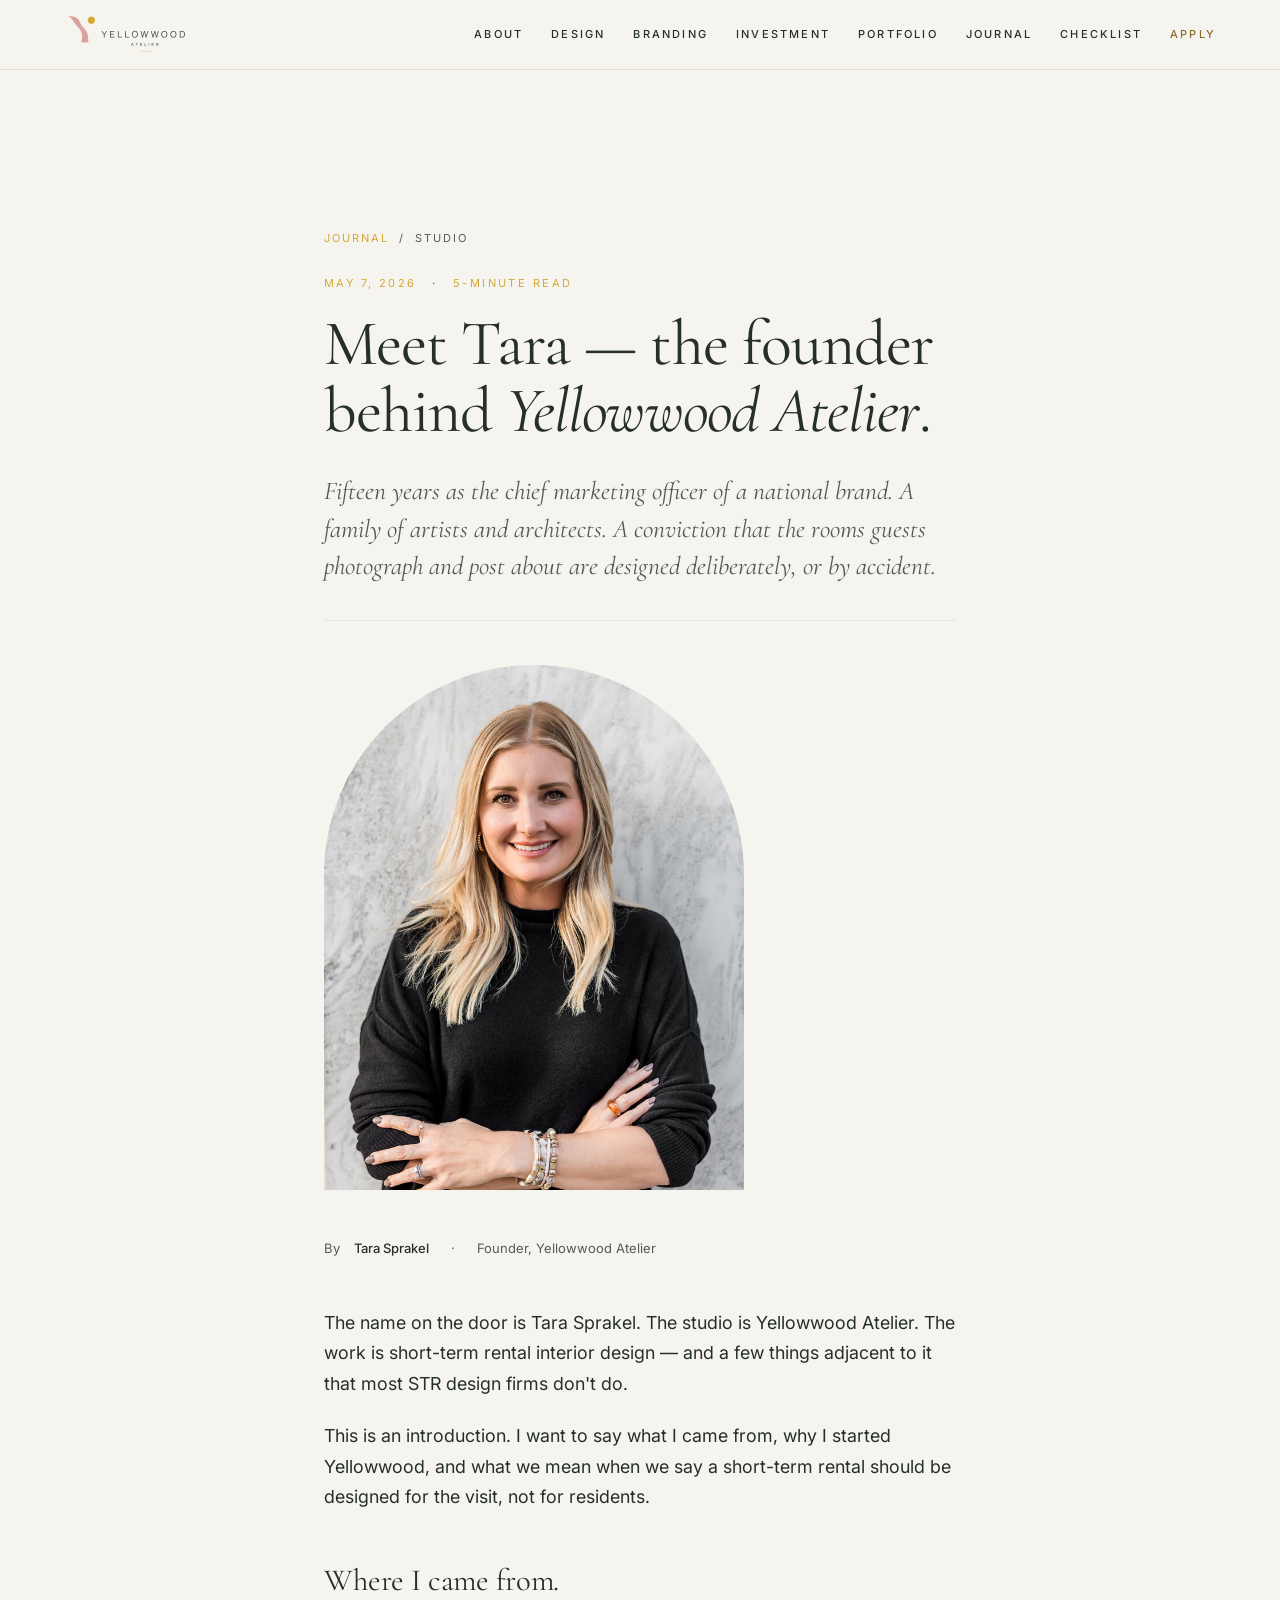
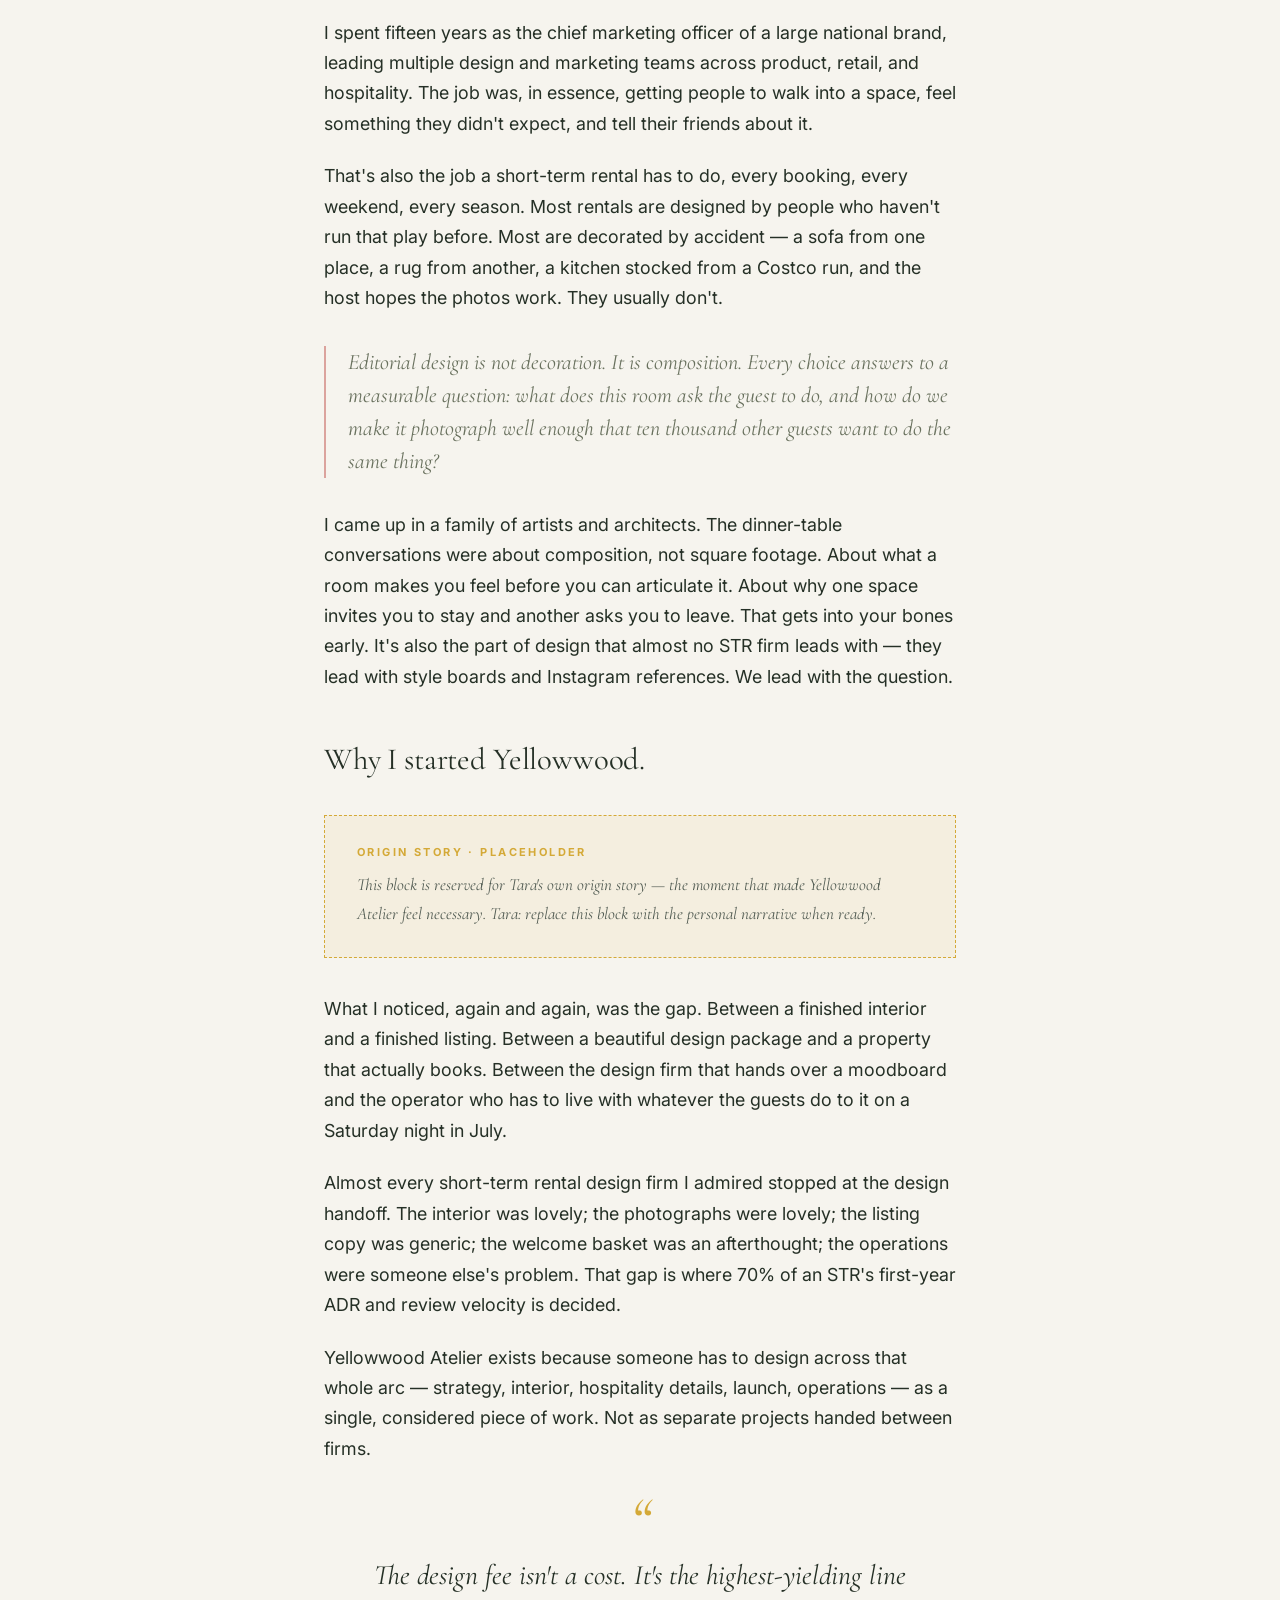
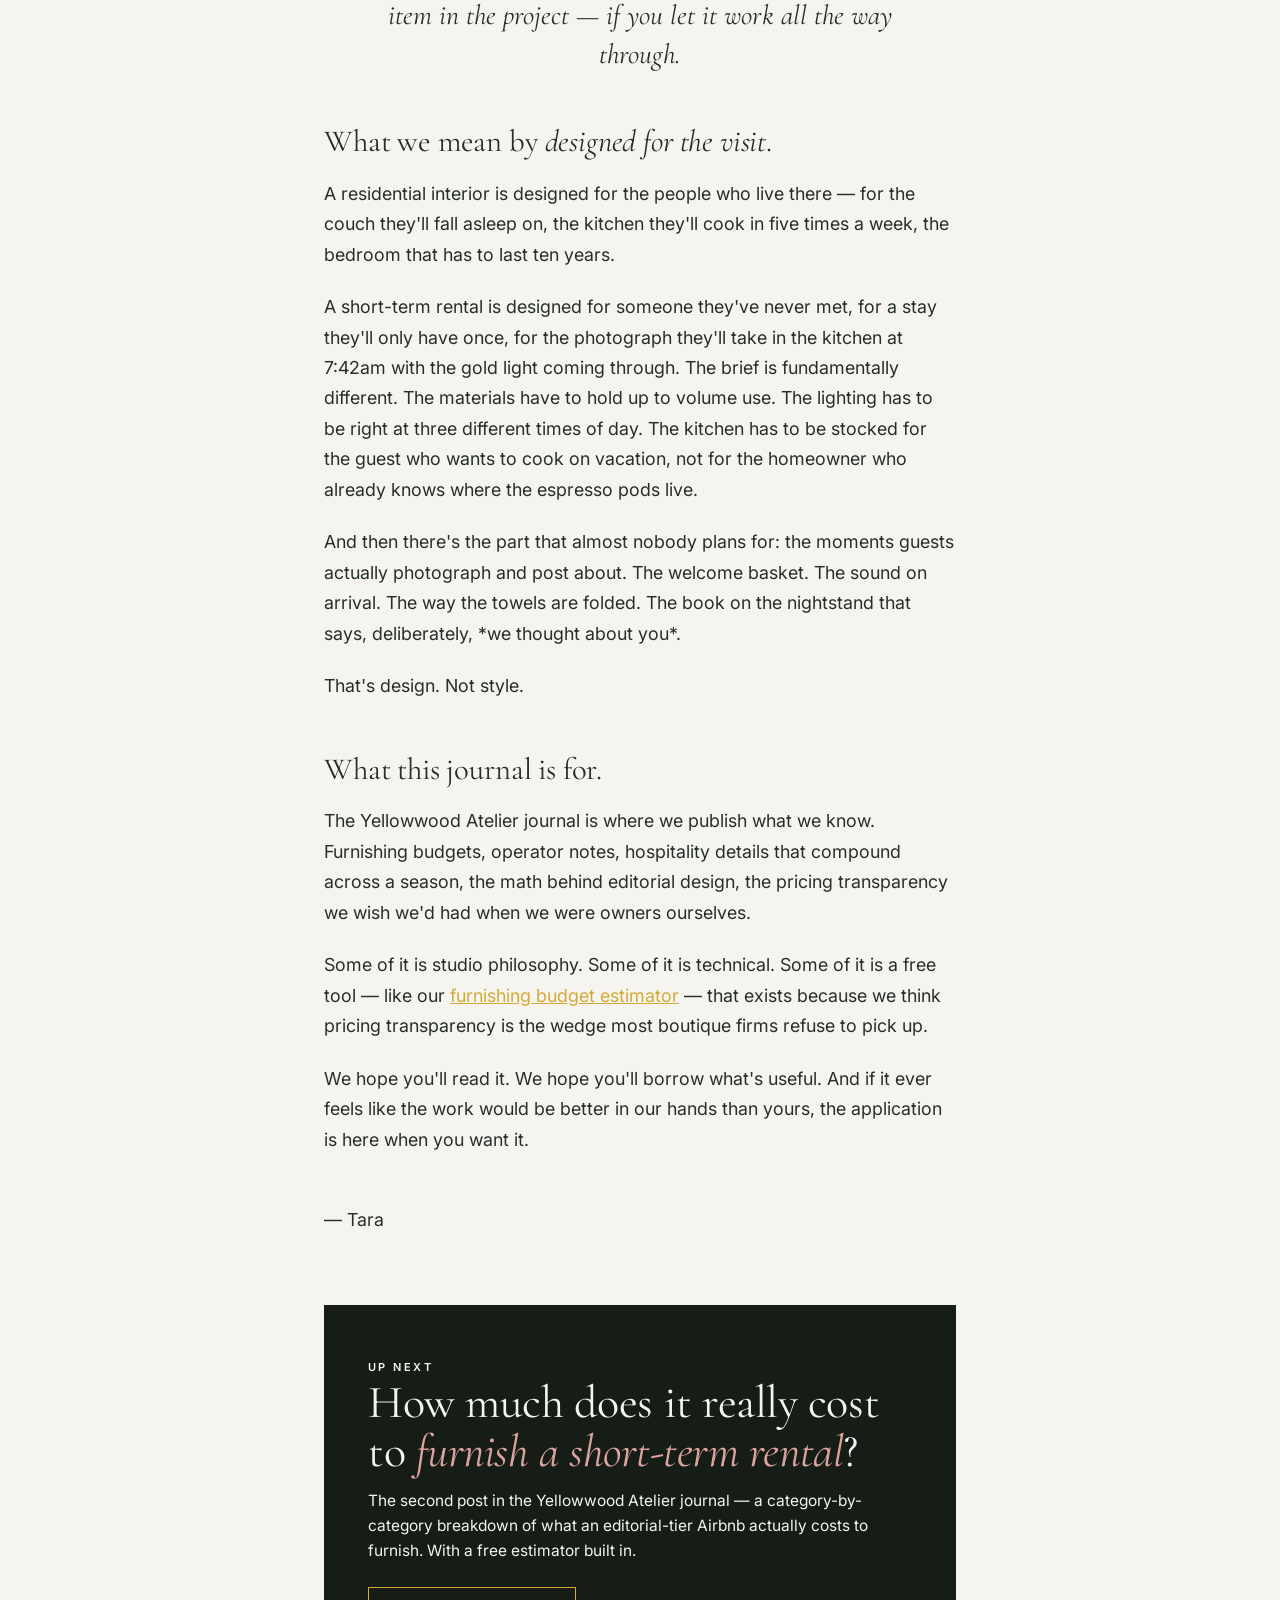
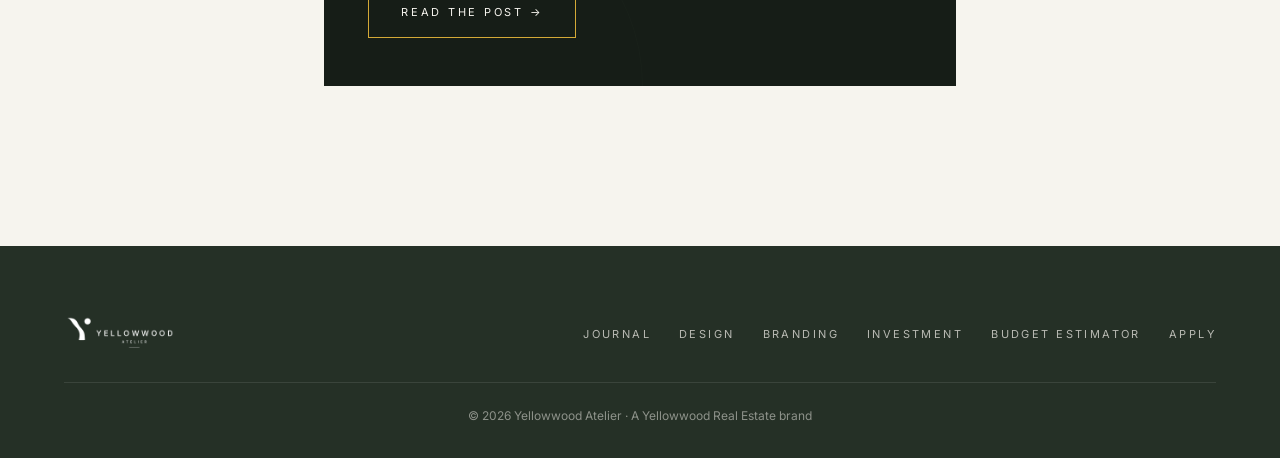
<file: journal/meet-tara.html>
<!doctype html>
<html lang="en">
<head>
<meta charset="utf-8" />
<meta name="viewport" content="width=device-width, initial-scale=1" />

<title>Meet Tara — the founder behind Yellowwood Atelier | Yellowwood Atelier Journal</title>
<meta property="og:image" content="https://yellowwoodatelier.com/assets/og-card.jpg?v=2"/>
<meta property="og:image:width" content="1200"/>
<meta property="og:image:height" content="630"/>
<meta name="twitter:image" content="https://yellowwoodatelier.com/assets/og-card.jpg?v=2"/>

<meta name="description" content="An introduction to Tara Sprakel, founder of Yellowwood Atelier — a short-term rental interior design studio. Fifteen years as a national-brand CMO; a family of artists and architects; a conviction that design is the highest-leverage spend in a short-term rental."/>
<meta name="keywords" content="tara sprakel, yellowwood atelier founder, str interior designer, vacation rental design studio, founder story, hospitality designer"/>
<link rel="canonical" href="https://yellowwoodatelier.com/journal/meet-tara"/>

<meta property="og:title" content="Meet Tara — the founder behind Yellowwood Atelier"/>
<meta property="og:description" content="Fifteen years as a national CMO. A family of artists and architects. The founder of Yellowwood Atelier."/>
<meta property="og:type" content="article"/>
<meta property="og:url" content="https://yellowwoodatelier.com/journal/meet-tara"/>
<meta property="article:author" content="Tara Sprakel"/>
<meta property="article:published_time" content="2026-05-07"/>
<meta property="article:section" content="Studio"/>

<script type="application/ld+json">
{
  "@context": "https://schema.org",
  "@type": "BlogPosting",
  "@id": "https://yellowwoodatelier.com/journal/meet-tara#post",
  "headline": "Meet Tara — the founder behind Yellowwood Atelier",
  "description": "An introduction to Tara Sprakel, founder of Yellowwood Atelier — a short-term rental interior design studio.",
  "datePublished": "2026-05-07",
  "dateModified": "2026-05-07",
  "author": {
    "@type": "Person",
    "name": "Tara Sprakel",
    "jobTitle": "Founder & Principal Designer",
    "worksFor": { "@type": "Organization", "name": "Yellowwood Atelier" }
  },
  "publisher": {
    "@type": "Organization",
    "name": "Yellowwood Atelier",
    "logo": { "@type": "ImageObject", "url": "https://yellowwoodatelier.com/assets/Yellowwood_Atelier_Stacked_fullcolor_512.png" }
  },
  "mainEntityOfPage": "https://yellowwoodatelier.com/journal/meet-tara",
  "articleSection": "Studio",
  "wordCount": 950
}
</script>

<link rel="preconnect" href="https://fonts.googleapis.com">
<link rel="preconnect" href="https://fonts.gstatic.com" crossorigin>
<link href="https://fonts.googleapis.com/css2?family=Cormorant+Garamond:ital,wght@0,400;0,500;1,400;1,500&family=Inter:wght@300;400;500;600&display=swap" rel="stylesheet">

<style>
:root {
  --forest: #253026; --bone: #F6F4EE; --gold: #D4A937; --clay: #DBA39D;
  --sage: #69715E; --mist: #A7B6C2; --gray: #525C53; --rule: #E8E5DC;
  --font-sans: 'Inter', -apple-system, BlinkMacSystemFont, sans-serif;
  --font-serif: 'Cormorant Garamond', Georgia, serif;
}
* { margin: 0; padding: 0; box-sizing: border-box; }
html { scroll-behavior: smooth; }
body { font-family: var(--font-sans); font-weight: 400; font-size: 16px; line-height: 1.55; color: var(--forest); background: var(--bone); -webkit-font-smoothing: antialiased; }
a { color: inherit; text-decoration: none; }
img { max-width: 100%; display: block; }
.eyebrow { font-size: 11px; letter-spacing: 0.22em; text-transform: uppercase; color: var(--gold); }
/* Readability protection — gold text fails on clay/mist. Covers inline-style AND class-based backgrounds. */
.apply .eyebrow,
.bridge .eyebrow,
.context .eyebrow,
.scope .eyebrow,
.timeline .eyebrow,
.cta-card .eyebrow,
.next-step .eyebrow,
.tool-callout .eyebrow,
.section-divider .eyebrow,
.narrative.mist .eyebrow,
.narrative.clay .eyebrow,
section[style*="background: var(--clay)"] .eyebrow,
section[style*="background: var(--mist)"] .eyebrow,
section[style*="background:var(--clay)"] .eyebrow,
section[style*="background:var(--mist)"] .eyebrow { color: var(--forest); }

nav { position: fixed; top: 0; left: 0; right: 0; z-index: 50; padding: 22px 5vw; display: flex; justify-content: space-between; align-items: center; color: var(--forest); background: rgba(246,244,238,0.96); backdrop-filter: blur(8px); border-bottom: 1px solid var(--rule); }
.logo-img { height: 50px; width: auto; }
nav ul { list-style: none; display: flex; gap: 32px; font-size: 11px; letter-spacing: 0.22em; text-transform: uppercase; font-weight: 400; }
nav ul a:hover { color: var(--clay); transition: color .3s; }
nav ul a.active { color: var(--clay); }
@media (max-width: 800px) { nav ul { display: none; } }

/* Article */
article { max-width: 760px; margin: 0 auto; padding: 160px 5vw 80px; }
.breadcrumb { font-size: 11px; letter-spacing: 0.18em; text-transform: uppercase; color: var(--gray); margin-bottom: 28px; }
.breadcrumb a { color: var(--gold); }
.breadcrumb a:hover { color: var(--clay); }

.post-meta { font-size: 11px; letter-spacing: 0.22em; text-transform: uppercase; color: var(--gold); margin-bottom: 18px; }
.post-meta .dot { color: var(--gray); margin: 0 10px; }

article h1 { font-family: var(--font-sans); font-weight: 300; font-size: clamp(40px, 5vw, 64px); line-height: 1.05; letter-spacing: -0.015em; margin-bottom: 28px; color: var(--forest); }
article h1 em { font-family: var(--font-serif); font-style: italic; font-weight: 400; }

.post-lede { font-family: var(--font-serif); font-style: italic; font-size: clamp(20px, 2vw, 26px); line-height: 1.45; color: var(--gray); margin-bottom: 36px; padding-bottom: 36px; border-bottom: 1px solid var(--rule); }

.byline { display: flex; align-items: center; gap: 14px; margin-bottom: 50px; font-size: 13px; color: var(--gray); }
.byline strong { color: var(--forest); font-weight: 500; }

article h2 { font-family: var(--font-sans); font-weight: 400; font-size: clamp(24px, 2.4vw, 32px); line-height: 1.2; letter-spacing: -0.005em; margin: 50px 0 18px; color: var(--forest); }
article h2 em { font-family: var(--font-serif); font-style: italic; font-weight: 400; }

article p { font-size: clamp(17px, 1.4vw, 19px); line-height: 1.7; color: var(--forest); margin-bottom: 22px; }
article p.standfirst { font-family: var(--font-serif); font-style: italic; font-size: 22px; line-height: 1.5; color: var(--sage); margin: 32px 0; padding-left: 22px; border-left: 2px solid var(--clay); }

article blockquote { font-family: var(--font-serif); font-style: italic; font-size: clamp(22px, 2.2vw, 28px); line-height: 1.4; color: var(--forest); margin: 40px 0; padding: 0 32px; text-align: center; }
article blockquote::before { content: '“'; font-size: 64px; color: var(--gold); display: block; line-height: 0.5; margin-bottom: 20px; }

article .portrait-block { margin: 50px -20px; max-width: calc(100% + 40px); }
article .portrait-block .portrait-frame { background: var(--bone); border: 1px solid var(--rule); padding: 18px 18px 14px; }
article .portrait-block .portrait-img { width: 100%; aspect-ratio: 3/4; background: linear-gradient(135deg, var(--mist) 0%, var(--sage) 100%); display: flex; align-items: flex-end; justify-content: center; padding: 28px; color: var(--bone); font-family: var(--font-serif); font-style: italic; font-size: 14px; text-align: center; }
article .portrait-caption { margin-top: 14px; font-family: var(--font-serif); font-style: italic; font-size: 14px; color: var(--gray); text-align: center; }

article .pull { background: var(--mist); padding: 36px 40px; margin: 50px 0; border-left: 3px solid var(--gold); }
article .pull p { font-family: var(--font-serif); font-style: italic; font-size: clamp(20px, 1.8vw, 24px); line-height: 1.45; color: var(--forest); margin: 0; }

article .placeholder { background: rgba(212,169,55,0.08); border: 1px dashed var(--gold); padding: 28px 32px; margin: 36px 0; }
article .placeholder strong { display: block; font-size: 11px; letter-spacing: 0.22em; text-transform: uppercase; color: var(--gold); margin-bottom: 10px; }
article .placeholder p { font-family: var(--font-serif); font-style: italic; font-size: 17px; color: var(--gray); margin: 0; }

article ul, article ol { margin: 18px 0 26px 24px; }
article li { font-size: clamp(17px, 1.4vw, 19px); line-height: 1.7; color: var(--forest); margin-bottom: 10px; }

.cta-card { margin-top: 70px; padding: 48px 44px; background: var(--clay); color: var(--forest); position: relative; overflow: hidden; }
.cta-card::before { content: ''; position: absolute; bottom: -50%; left: -10%; width: 380px; height: 380px; border: 1px solid rgba(37,48,38,0.2); border-radius: 50%; }
.cta-card .label { font-size: 11px; letter-spacing: 0.22em; text-transform: uppercase; color: var(--forest); font-weight: 600; margin-bottom: 12px; position: relative; z-index: 2; }
.cta-card h3 { font-family: var(--font-sans); font-weight: 300; font-size: clamp(26px, 2.4vw, 32px); line-height: 1.2; margin-bottom: 14px; position: relative; z-index: 2; }
.cta-card h3 em { font-family: var(--font-serif); font-style: italic; font-weight: 400; }
.cta-card p { font-size: 15.5px; line-height: 1.6; color: var(--forest); margin-bottom: 24px; position: relative; z-index: 2; }
.cta-card .cta { display: inline-block; padding: 16px 32px; background: var(--forest); color: var(--bone); font-size: 11px; letter-spacing: 0.25em; text-transform: uppercase; position: relative; z-index: 2; }
.cta-card .cta:hover { background: var(--ink, #1A1D1B); }

footer { background: var(--forest); color: var(--bone); padding: 70px 5vw 32px; margin-top: 80px; }
.foot-inner { max-width: 1200px; margin: 0 auto; display: flex; justify-content: space-between; align-items: center; flex-wrap: wrap; gap: 24px; }
.foot-logo { width: 110px; filter: brightness(2); }
.foot-links { display: flex; gap: 28px; font-size: 11px; letter-spacing: 0.22em; text-transform: uppercase; }
.foot-links a { color: rgba(246,244,238,0.7); }
.foot-links a:hover { color: var(--clay); }
.foot-copy { font-size: 12px; color: rgba(246,244,238,0.5); margin-top: 30px; text-align: center; padding-top: 24px; border-top: 1px solid rgba(246,244,238,0.1); }
</style>
<style id="yw-nav-css">
.yw-nav{position:sticky;top:0;left:0;right:0;z-index:1000;display:flex;align-items:center;justify-content:space-between;gap:20px;padding:12px 5vw;margin:0;min-height:70px;background:rgba(246,244,238,0.97);-webkit-backdrop-filter:blur(8px);backdrop-filter:blur(8px);border-bottom:1px solid #e4dfd2;box-sizing:border-box}
.yw-nav *{box-sizing:border-box}
.yw-nav .yw-logo{display:flex;align-items:center;flex:0 0 auto;padding:0;border:0}
.yw-nav .yw-logo img{height:42px;width:auto;display:block}
.yw-nav .yw-links{list-style:none;margin:0;padding:0;display:flex;align-items:center;gap:28px}
.yw-nav .yw-links li{margin:0;padding:0}
.yw-nav .yw-links a{font-size:11px;letter-spacing:.2em;text-transform:uppercase;font-weight:500;color:#253026;text-decoration:none;white-space:nowrap;transition:color .2s;background:none;border:0}
.yw-nav .yw-links a:hover,.yw-nav .yw-links a.active{color:#D4A937}
.yw-nav .yw-links a.yw-cta{color:#8a6d2f}
.yw-nav .yw-toggle{display:none;flex-direction:column;justify-content:center;gap:5px;width:42px;height:42px;padding:9px;background:none;border:0;cursor:pointer;flex:0 0 auto}
.yw-nav .yw-toggle span{display:block;height:2px;width:100%;background:#253026;border-radius:2px;transition:transform .3s,opacity .3s}
.yw-nav.open .yw-toggle span:nth-child(1){transform:translateY(7px) rotate(45deg)}
.yw-nav.open .yw-toggle span:nth-child(2){opacity:0}
.yw-nav.open .yw-toggle span:nth-child(3){transform:translateY(-7px) rotate(-45deg)}
@media(max-width:880px){
 .yw-nav{flex-wrap:wrap;gap:0}
 .yw-nav .yw-toggle{display:flex;margin-left:auto}
 .yw-nav .yw-links{order:3;flex-basis:100%;width:100%;flex-direction:column;align-items:stretch;gap:0;max-height:0;overflow:hidden;transition:max-height .34s ease}
 .yw-nav.open .yw-links{max-height:80vh;margin-top:6px}
 .yw-nav .yw-links a{display:block;padding:14px 2px;font-size:13px;letter-spacing:.16em;border-top:1px solid rgba(37,48,32,.08)}
}
@media print{.yw-nav{display:none}}
</style>
  <!-- Favicons -->
  <link rel="icon" href="/favicon.ico" sizes="48x48">
  <link rel="icon" type="image/png" sizes="32x32" href="/favicon-32x32.png">
  <link rel="icon" type="image/png" sizes="16x16" href="/favicon-16x16.png">
  <link rel="apple-touch-icon" sizes="180x180" href="/apple-touch-icon.png">
  <link rel="manifest" href="/site.webmanifest">
  <!-- Google tag (gtag.js) — GA4 G-D2PPJFC884 -->
  <script async src="https://www.googletagmanager.com/gtag/js?id=G-D2PPJFC884"></script>
  <script>
    window.dataLayer = window.dataLayer || [];
    function gtag(){dataLayer.push(arguments);}
    gtag('js', new Date());
    gtag('config', 'G-D2PPJFC884');
  </script>
  <!-- HubSpot tracking (Yellowwood Atelier, portal 246883965) -->
  <script type="text/javascript" id="hs-script-loader" async defer src="//js-na2.hs-scripts.com/246883965.js"></script>
<link rel="stylesheet" href="/assets/refresh.css?v=1">
<style>.post-figure{margin:44px 0 48px}.post-figure img{width:100%;display:block;object-fit:cover;aspect-ratio:16/9}.post-figure.arch{max-width:420px}.post-figure.arch img{aspect-ratio:4/5;border-radius:999px 999px 0 0}</style>
</head>
<body>

<nav class="yw-nav" aria-label="Primary navigation">
<a href="/" class="yw-logo" aria-label="Yellowwood Atelier — home"><img src="/assets/Yellowwood_Atelier_Horizontal_fullcolor_512.png" alt="Yellowwood Atelier"></a>
<button class="yw-toggle" type="button" aria-label="Toggle menu" aria-expanded="false"><span></span><span></span><span></span></button>
<ul class="yw-links">
<li><a href="/about.html">About</a></li>
<li><a href="/design.html">Design</a></li>
<li><a href="/branding.html">Branding</a></li>
<li><a href="/investment.html">Investment</a></li>
<li><a href="/portfolio.html">Portfolio</a></li>
<li><a href="/journal.html">Journal</a></li>
<li><a href="/setup-checklist.html">Checklist</a></li>
<li><a href="/index.html#apply" class="yw-cta">Apply</a></li>
</ul>
</nav>

<article itemscope itemtype="https://schema.org/BlogPosting">

  <div class="breadcrumb"><a href="../journal.html">Journal</a> &nbsp;/&nbsp; Studio</div>

  <div class="post-meta">May 7, 2026 <span class="dot">·</span> 5-minute read</div>

  <h1 itemprop="headline">Meet Tara — the founder behind <em>Yellowwood Atelier</em>.</h1>

  <p class="post-lede" itemprop="description">Fifteen years as the chief marketing officer of a national brand. A family of artists and architects. A conviction that the rooms guests photograph and post about are designed deliberately, or by accident.</p>

  <figure class="post-figure arch"><img src="../assets/tara_portrait_marble-web.jpg" alt="Tara Sprakel, founder of Yellowwood Atelier, against a marble wall"/></figure>

  <div class="byline">
    By <strong>Tara Sprakel</strong> <span class="dot" style="color: var(--gray); margin: 0 8px;">·</span> Founder, Yellowwood Atelier
  </div>

  <p>The name on the door is Tara Sprakel. The studio is Yellowwood Atelier. The work is short-term rental interior design — and a few things adjacent to it that most STR design firms don't do.</p>

  <p>This is an introduction. I want to say what I came from, why I started Yellowwood, and what we mean when we say a short-term rental should be designed for the visit, not for residents.</p>

  <h2>Where I came from.</h2>

  <p>I spent fifteen years as the chief marketing officer of a large national brand, leading multiple design and marketing teams across product, retail, and hospitality. The job was, in essence, getting people to walk into a space, feel something they didn't expect, and tell their friends about it.</p>

  <p>That's also the job a short-term rental has to do, every booking, every weekend, every season. Most rentals are designed by people who haven't run that play before. Most are decorated by accident — a sofa from one place, a rug from another, a kitchen stocked from a Costco run, and the host hopes the photos work. They usually don't.</p>

  <p class="standfirst">Editorial design is not decoration. It is composition. Every choice answers to a measurable question: what does this room ask the guest to do, and how do we make it photograph well enough that ten thousand other guests want to do the same thing?</p>

  <p>I came up in a family of artists and architects. The dinner-table conversations were about composition, not square footage. About what a room makes you feel before you can articulate it. About why one space invites you to stay and another asks you to leave. That gets into your bones early. It's also the part of design that almost no STR firm leads with — they lead with style boards and Instagram references. We lead with the question.</p>

  <h2>Why I started Yellowwood.</h2>

  <div class="placeholder">
    <strong>Origin story · placeholder</strong>
    <p>This block is reserved for Tara's own origin story — the moment that made Yellowwood Atelier feel necessary. Tara: replace this block with the personal narrative when ready.</p>
  </div>

  <p>What I noticed, again and again, was the gap. Between a finished interior and a finished listing. Between a beautiful design package and a property that actually books. Between the design firm that hands over a moodboard and the operator who has to live with whatever the guests do to it on a Saturday night in July.</p>

  <p>Almost every short-term rental design firm I admired stopped at the design handoff. The interior was lovely; the photographs were lovely; the listing copy was generic; the welcome basket was an afterthought; the operations were someone else's problem. That gap is where 70% of an STR's first-year ADR and review velocity is decided.</p>

  <p>Yellowwood Atelier exists because someone has to design across that whole arc — strategy, interior, hospitality details, launch, operations — as a single, considered piece of work. Not as separate projects handed between firms.</p>

  <blockquote>The design fee isn't a cost. It's the highest-yielding line item in the project — if you let it work all the way through.</blockquote>

  <h2>What we mean by <em>designed for the visit</em>.</h2>

  <p>A residential interior is designed for the people who live there — for the couch they'll fall asleep on, the kitchen they'll cook in five times a week, the bedroom that has to last ten years.</p>

  <p>A short-term rental is designed for someone they've never met, for a stay they'll only have once, for the photograph they'll take in the kitchen at 7:42am with the gold light coming through. The brief is fundamentally different. The materials have to hold up to volume use. The lighting has to be right at three different times of day. The kitchen has to be stocked for the guest who wants to cook on vacation, not for the homeowner who already knows where the espresso pods live.</p>

  <p>And then there's the part that almost nobody plans for: the moments guests actually photograph and post about. The welcome basket. The sound on arrival. The way the towels are folded. The book on the nightstand that says, deliberately, *we thought about you*.</p>

  <p>That's design. Not style.</p>

  <h2>What this journal is for.</h2>

  <p>The Yellowwood Atelier journal is where we publish what we know. Furnishing budgets, operator notes, hospitality details that compound across a season, the math behind editorial design, the pricing transparency we wish we'd had when we were owners ourselves.</p>

  <p>Some of it is studio philosophy. Some of it is technical. Some of it is a free tool — like our <a href="../budget-estimator.html" style="color: var(--gold); text-decoration: underline;">furnishing budget estimator</a> — that exists because we think pricing transparency is the wedge most boutique firms refuse to pick up.</p>

  <p>We hope you'll read it. We hope you'll borrow what's useful. And if it ever feels like the work would be better in our hands than yours, the application is here when you want it.</p>

  <p style="margin-top: 50px;">— Tara</p>

  <div class="cta-card">
    <span class="label">Up next</span>
    <h3>How much does it really cost to <em>furnish a short-term rental</em>?</h3>
    <p>The second post in the Yellowwood Atelier journal — a category-by-category breakdown of what an editorial-tier Airbnb actually costs to furnish. With a free estimator built in.</p>
    <a href="furnishing-an-str.html" class="cta">Read the post →</a>
  </div>

</article>

<footer>
  <div class="foot-inner">
    <img class="foot-logo" src="../assets/Yellowwood_Atelier_Horizontal_mono_bone_512.png" alt="Yellowwood Atelier"/>
    <div class="foot-links">
      <a href="../journal.html">Journal</a>
      <a href="../design.html">Design</a>
      <a href="../branding.html">Branding</a>
      <a href="../investment.html">Investment</a>
      <a href="../budget-estimator.html">Budget Estimator</a>
      <a href="../index.html#apply">Apply</a>
    </div>
  </div>
  <div class="foot-copy">© 2026 Yellowwood Atelier · A Yellowwood Real Estate brand</div>
</footer>

<script id="yw-nav-js">
(function(){var n=document.querySelector('.yw-nav');if(!n)return;
var t=n.querySelector('.yw-toggle');
if(t)t.addEventListener('click',function(){var o=n.classList.toggle('open');t.setAttribute('aria-expanded',o?'true':'false');});
var path=location.pathname.replace(/\/index\.html$/,'/');
n.querySelectorAll('.yw-links a').forEach(function(a){
 var ap=a.getAttribute('href');
 if(ap&&ap.charAt(0)==='/'&&ap.indexOf('#')===-1){var lp=ap.replace(/\/index\.html$/,'/');if(lp===path)a.classList.add('active');}
 a.addEventListener('click',function(){n.classList.remove('open');});
});})();
</script>
</body>
</html>
</file>
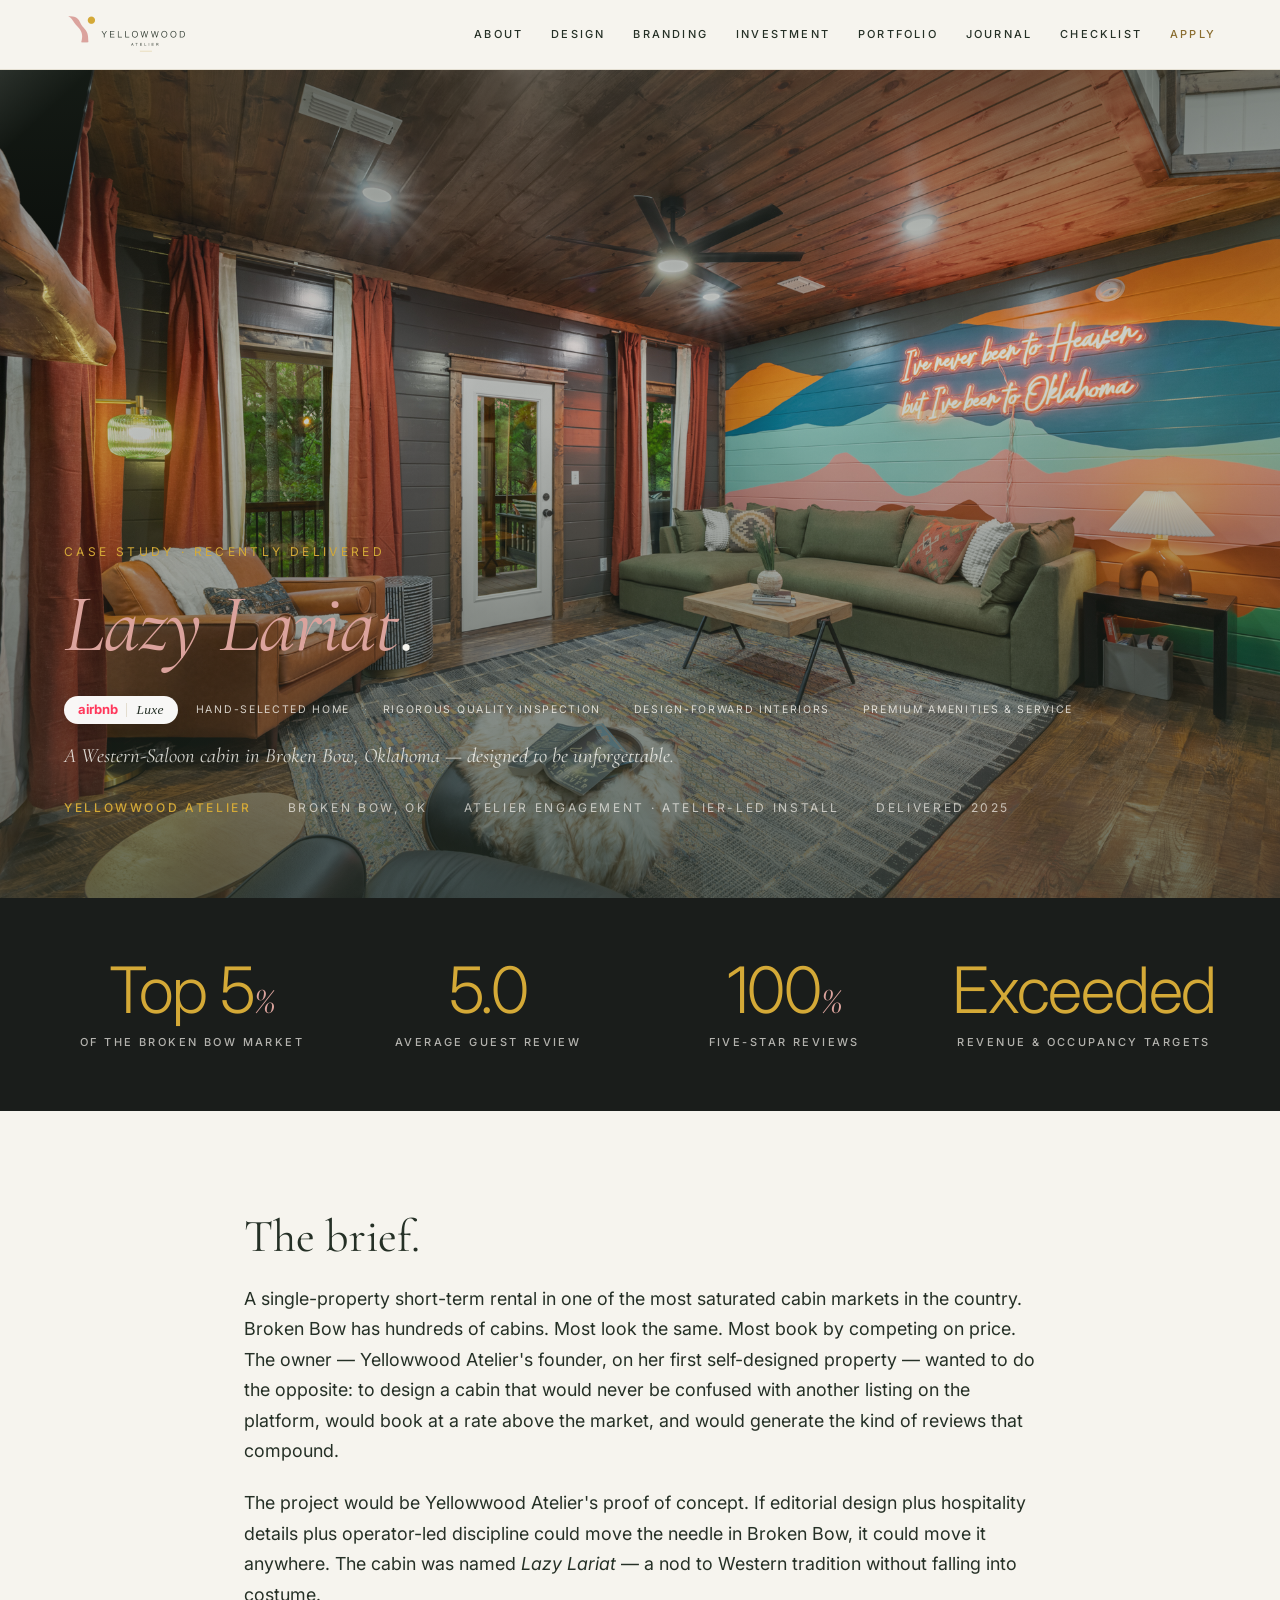
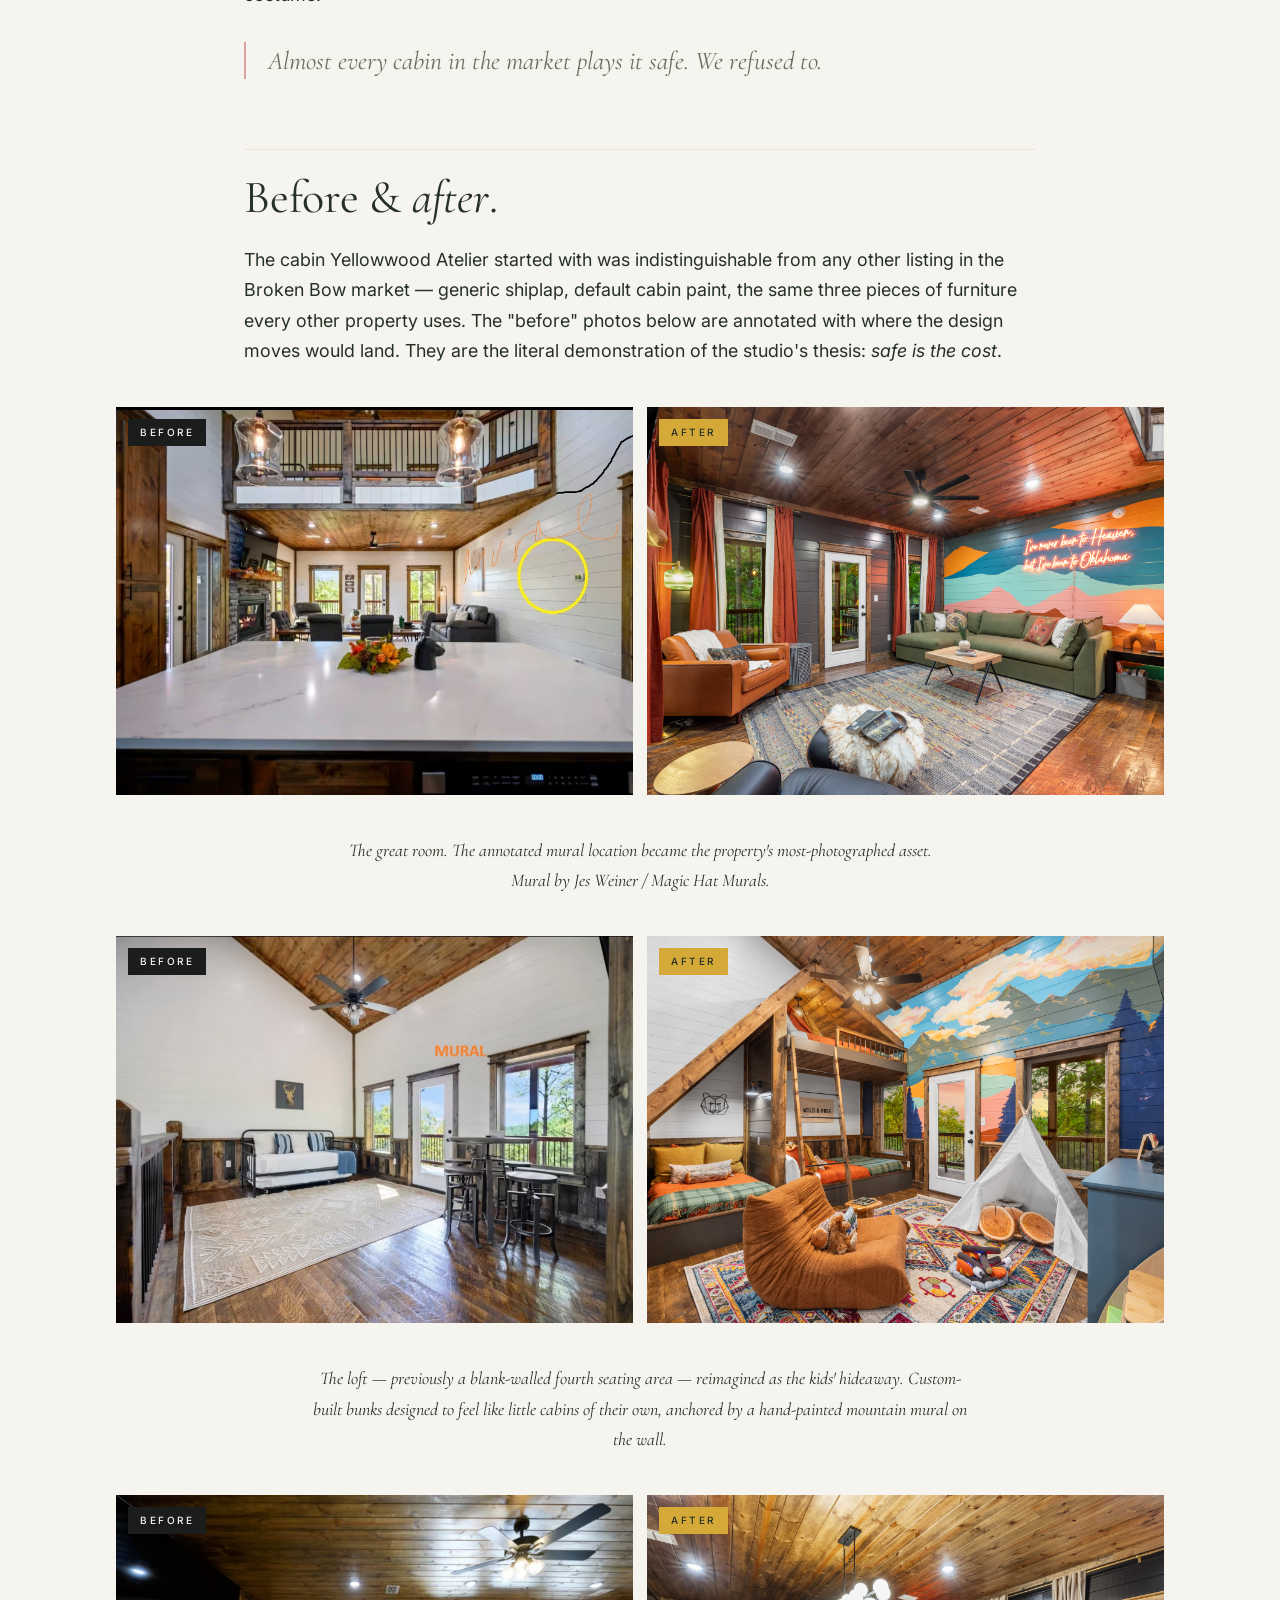
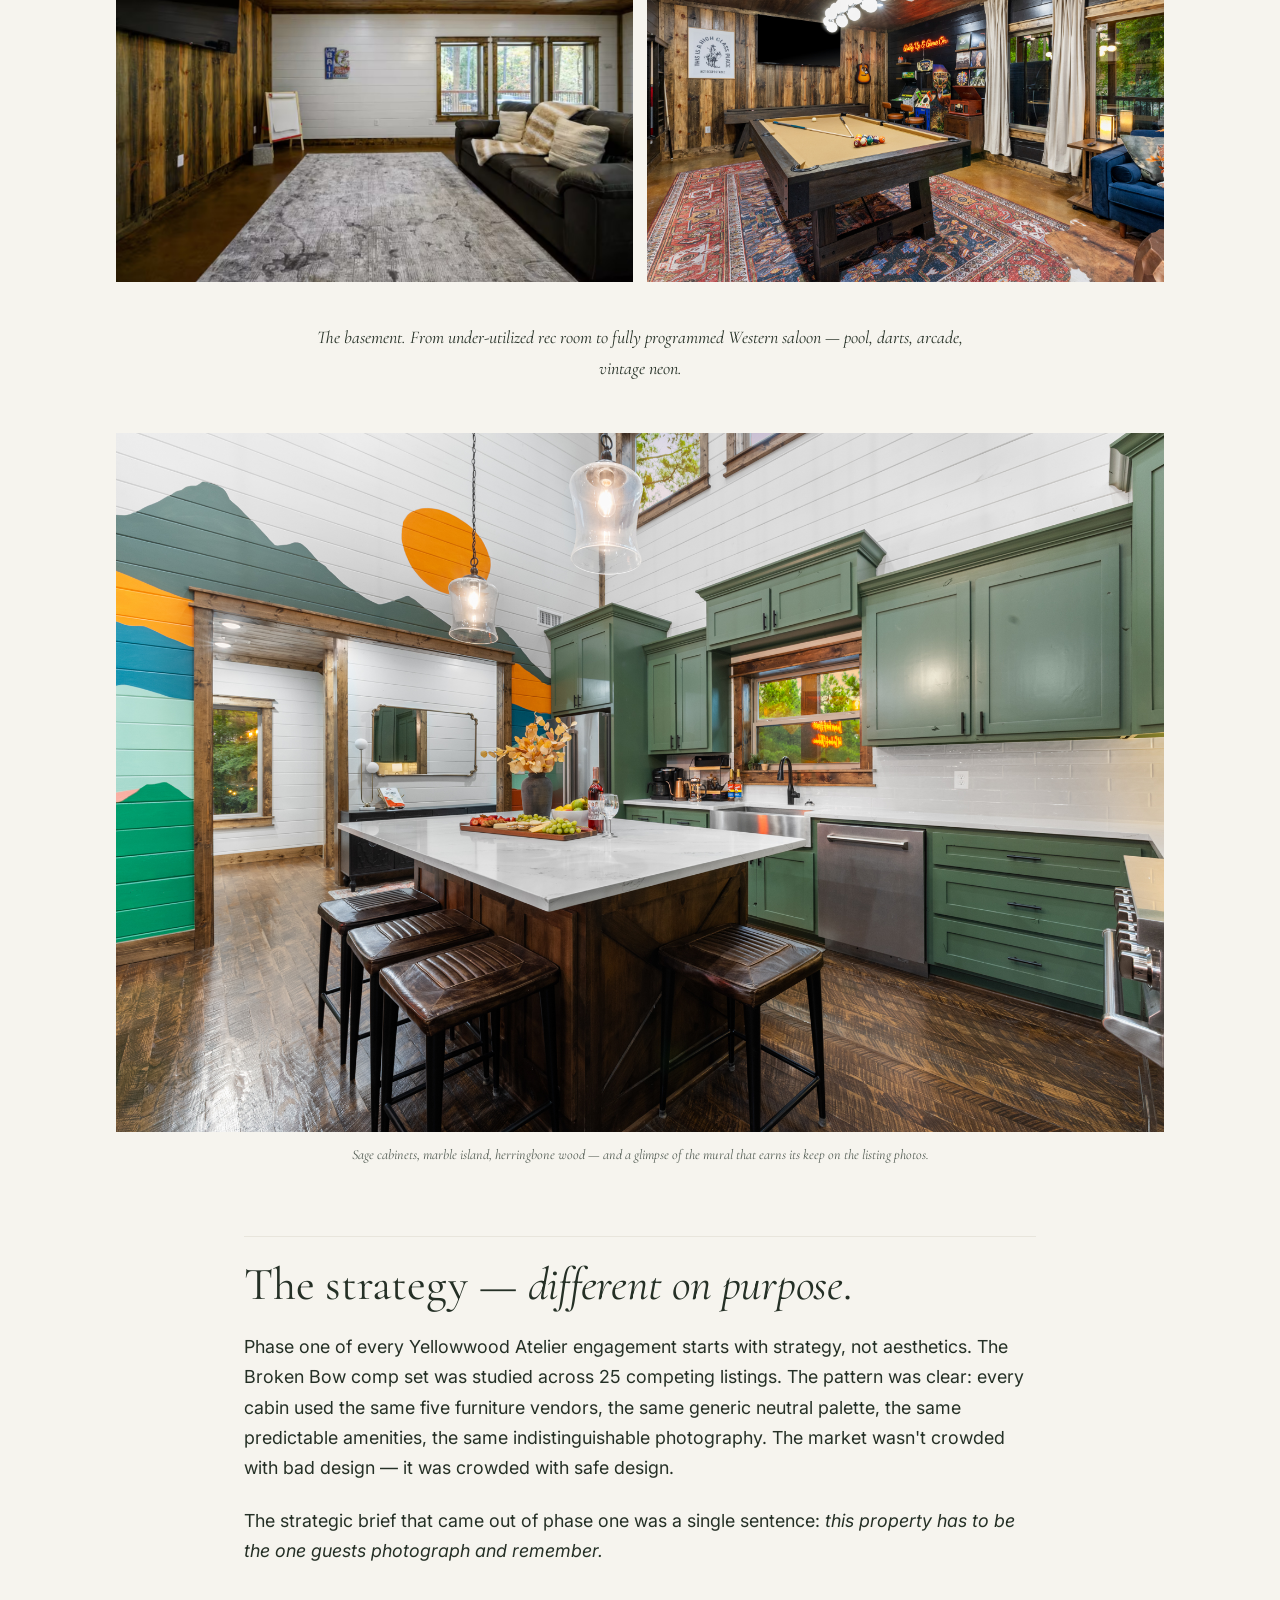
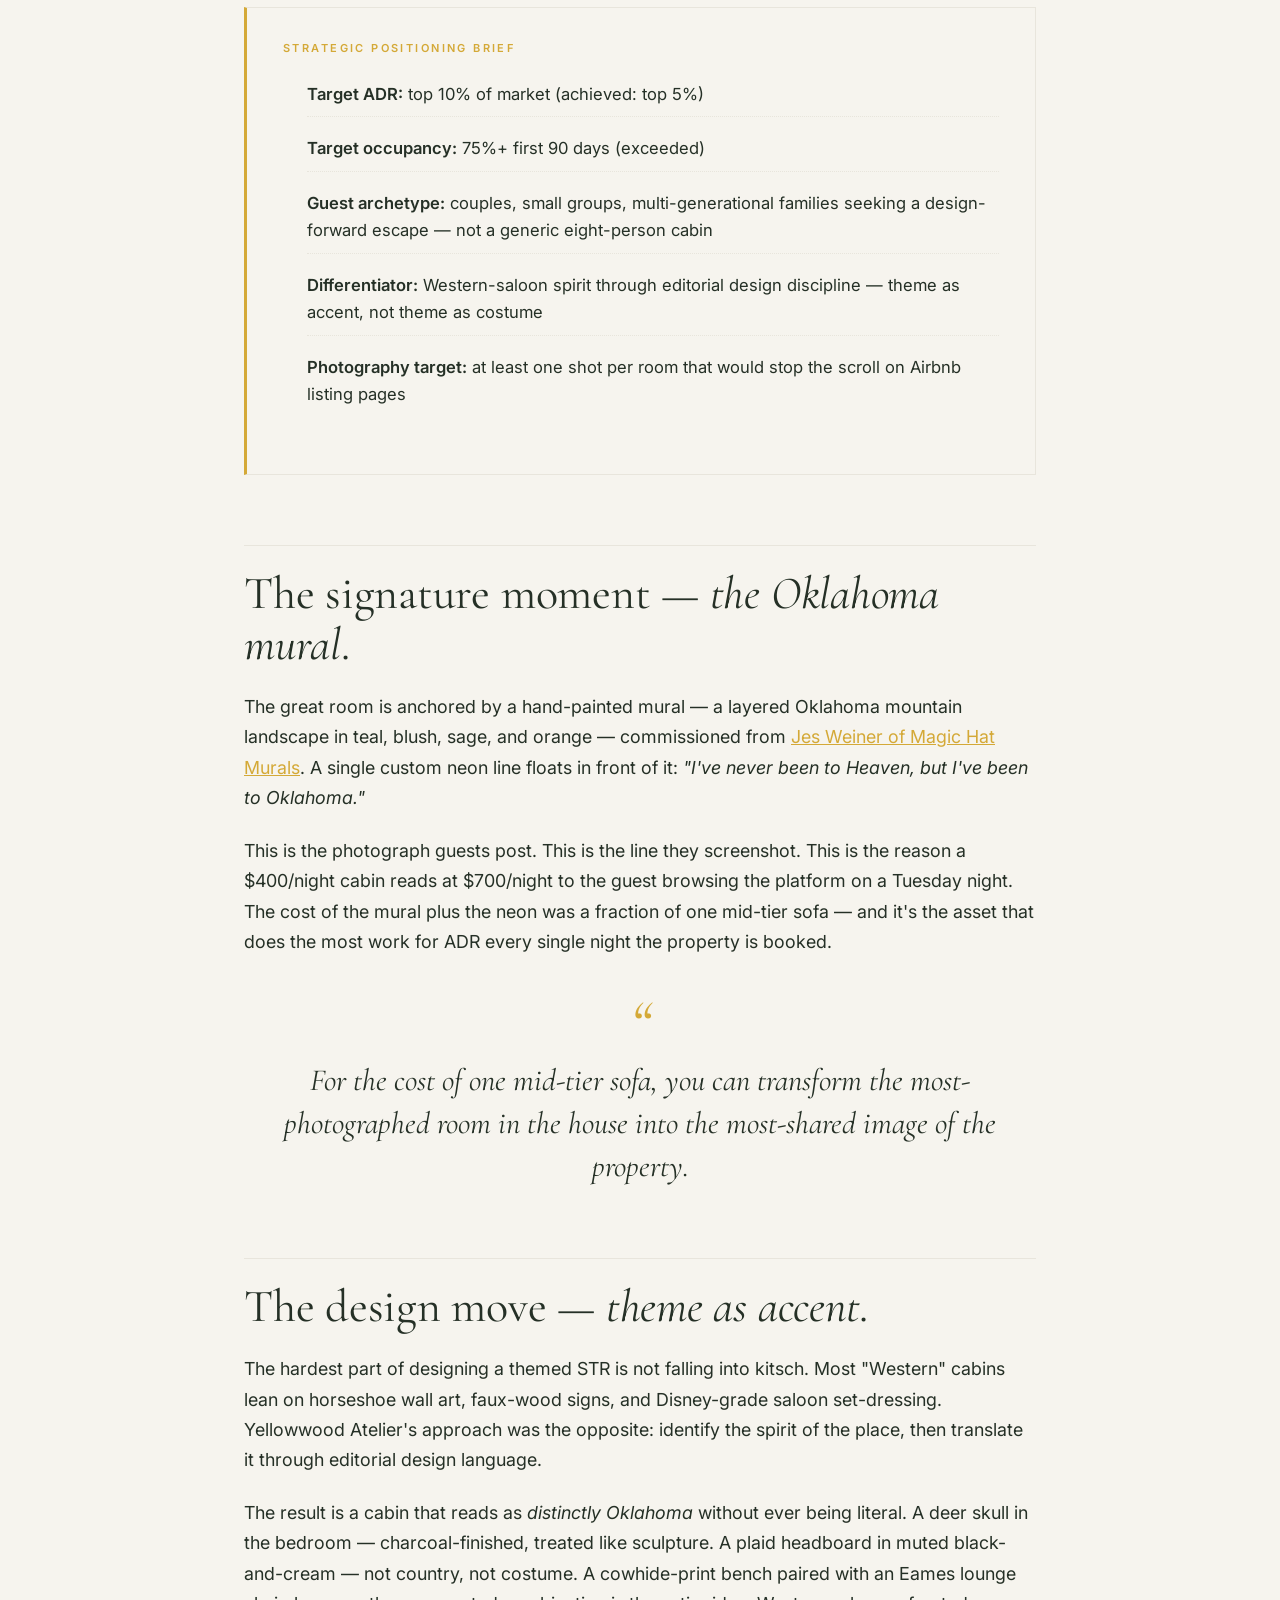
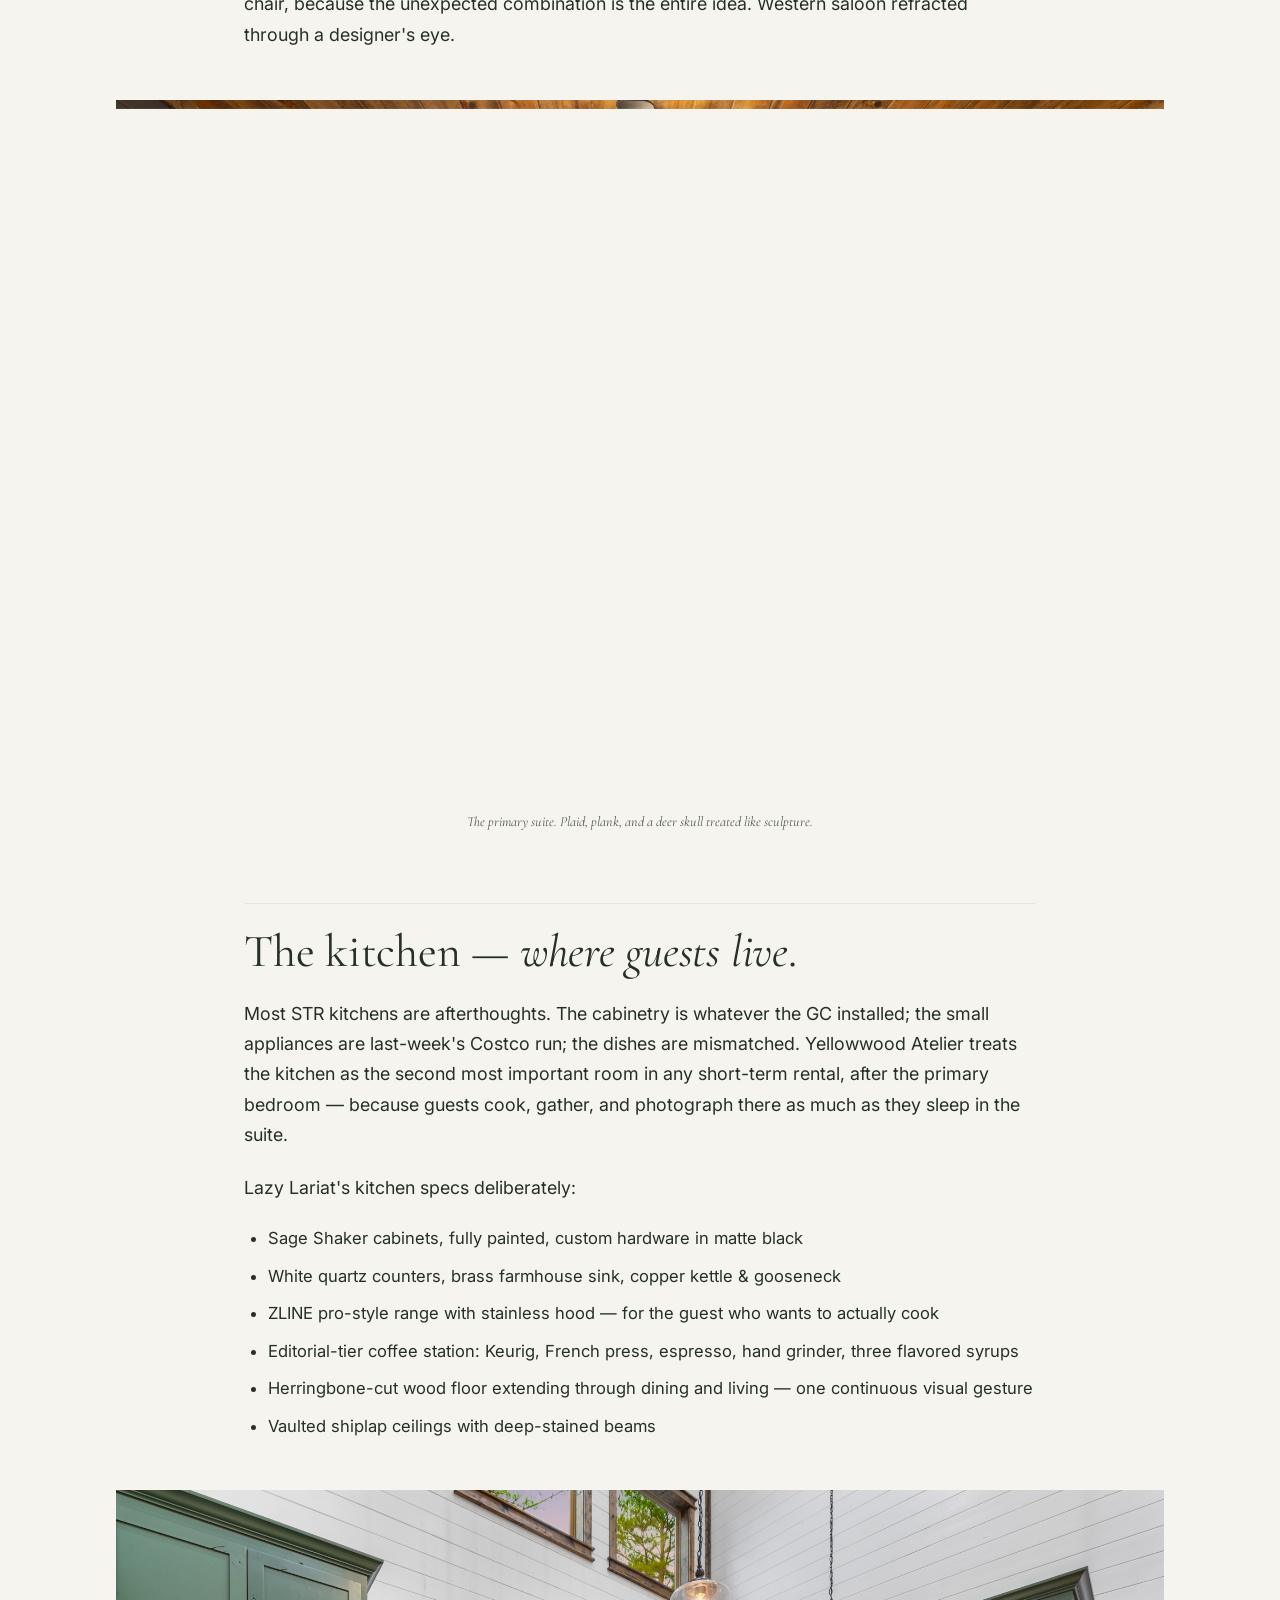
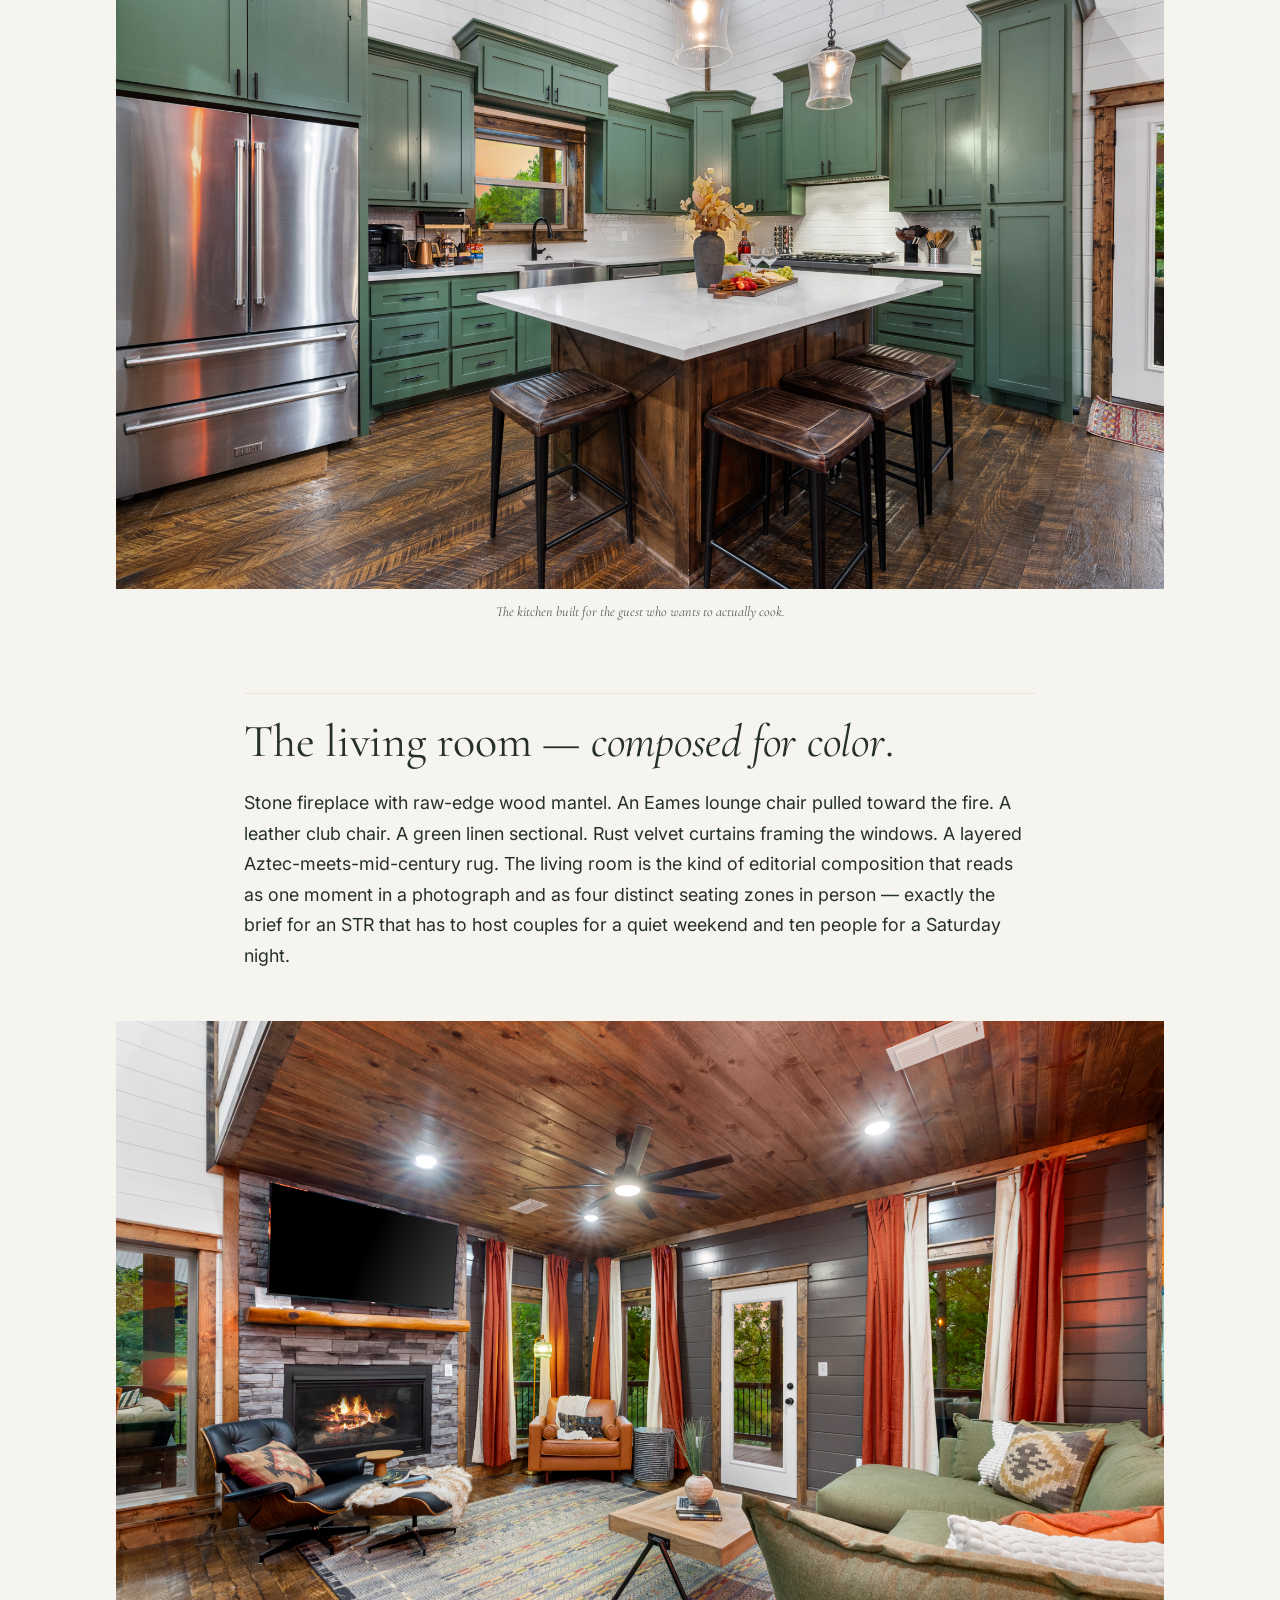
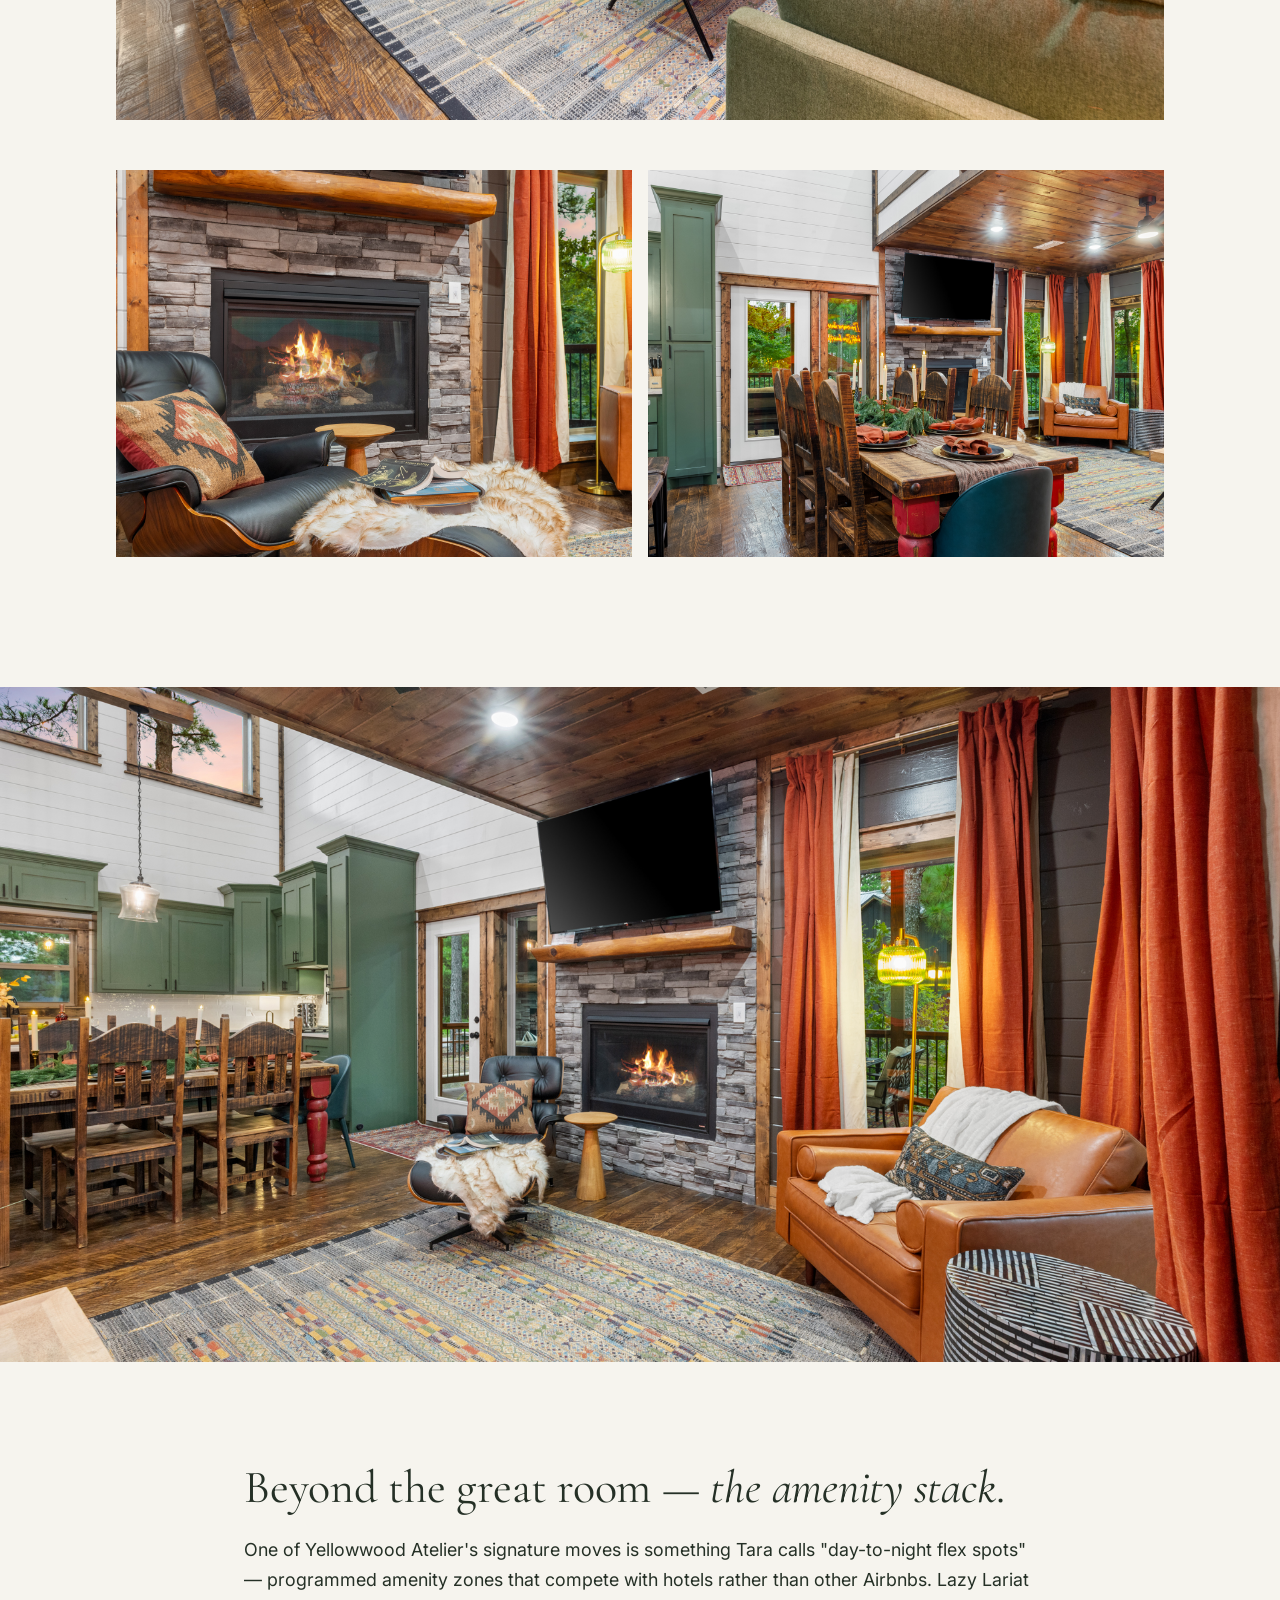
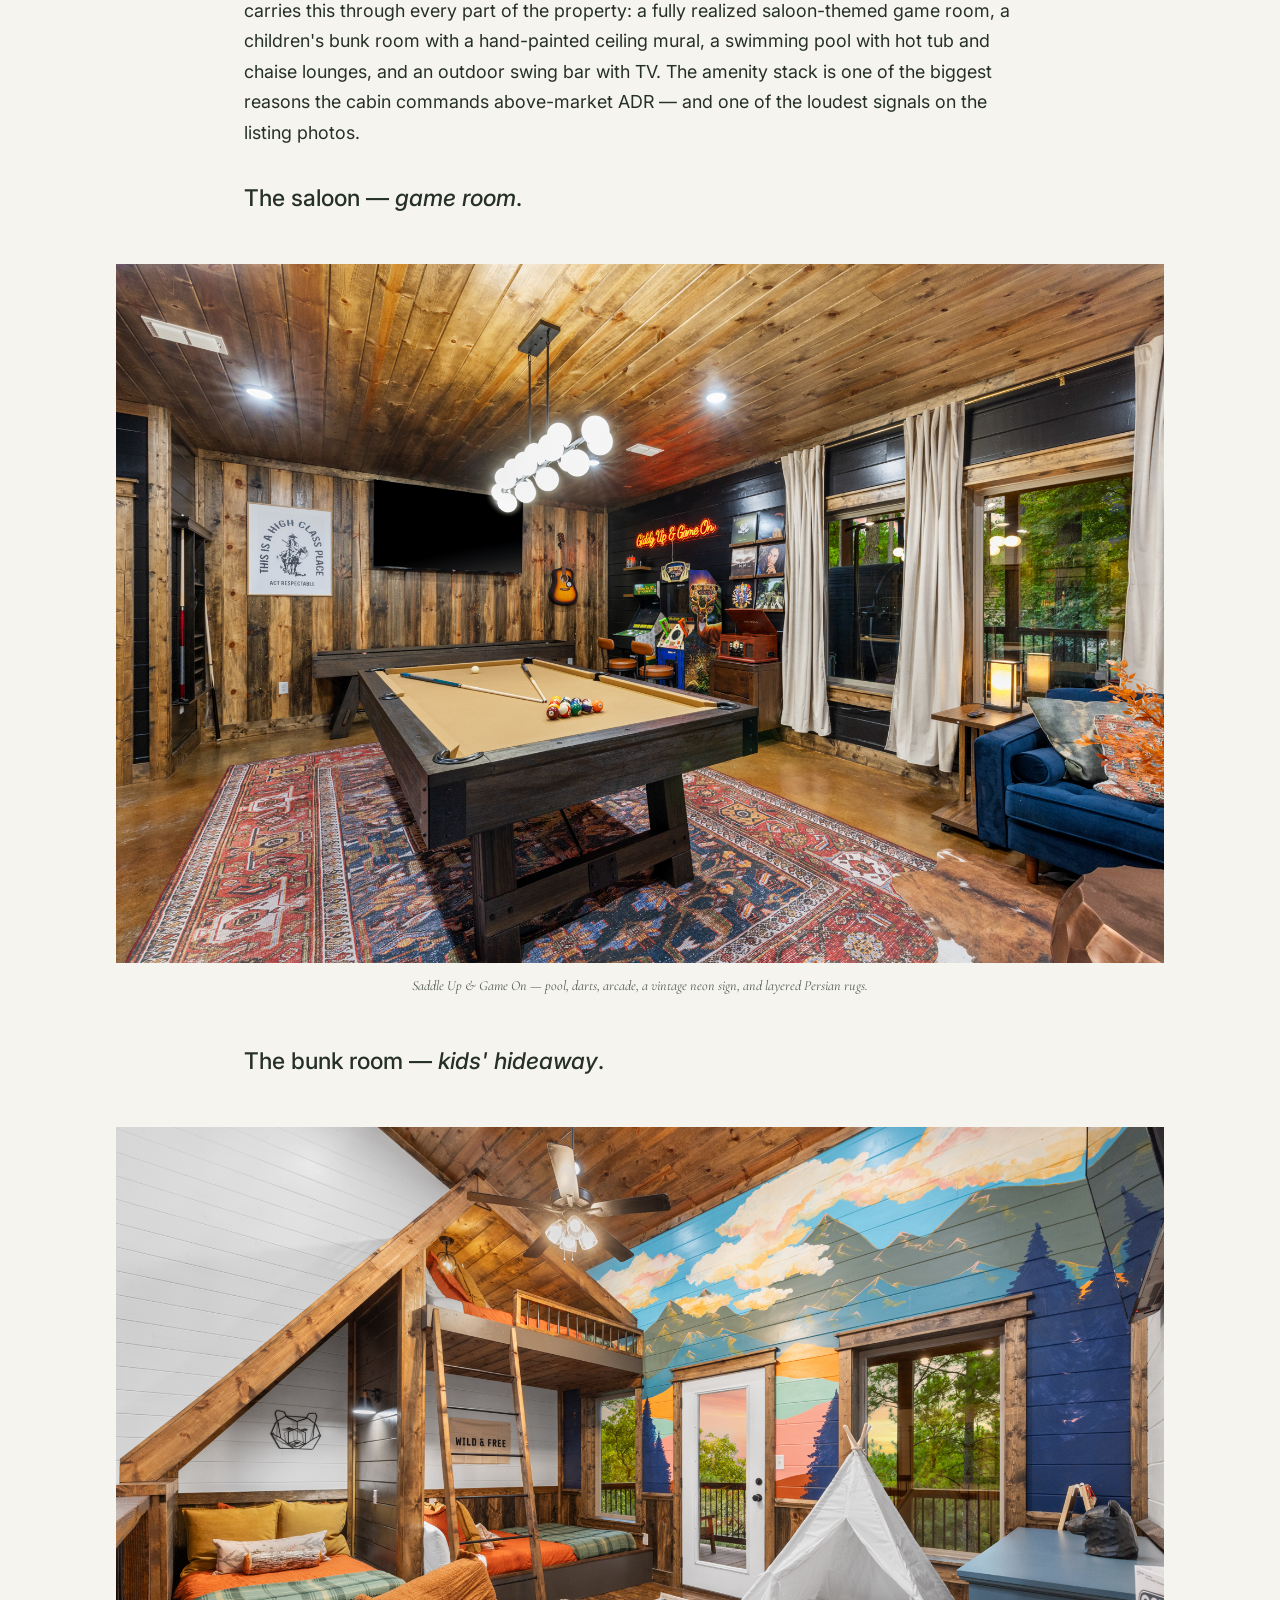
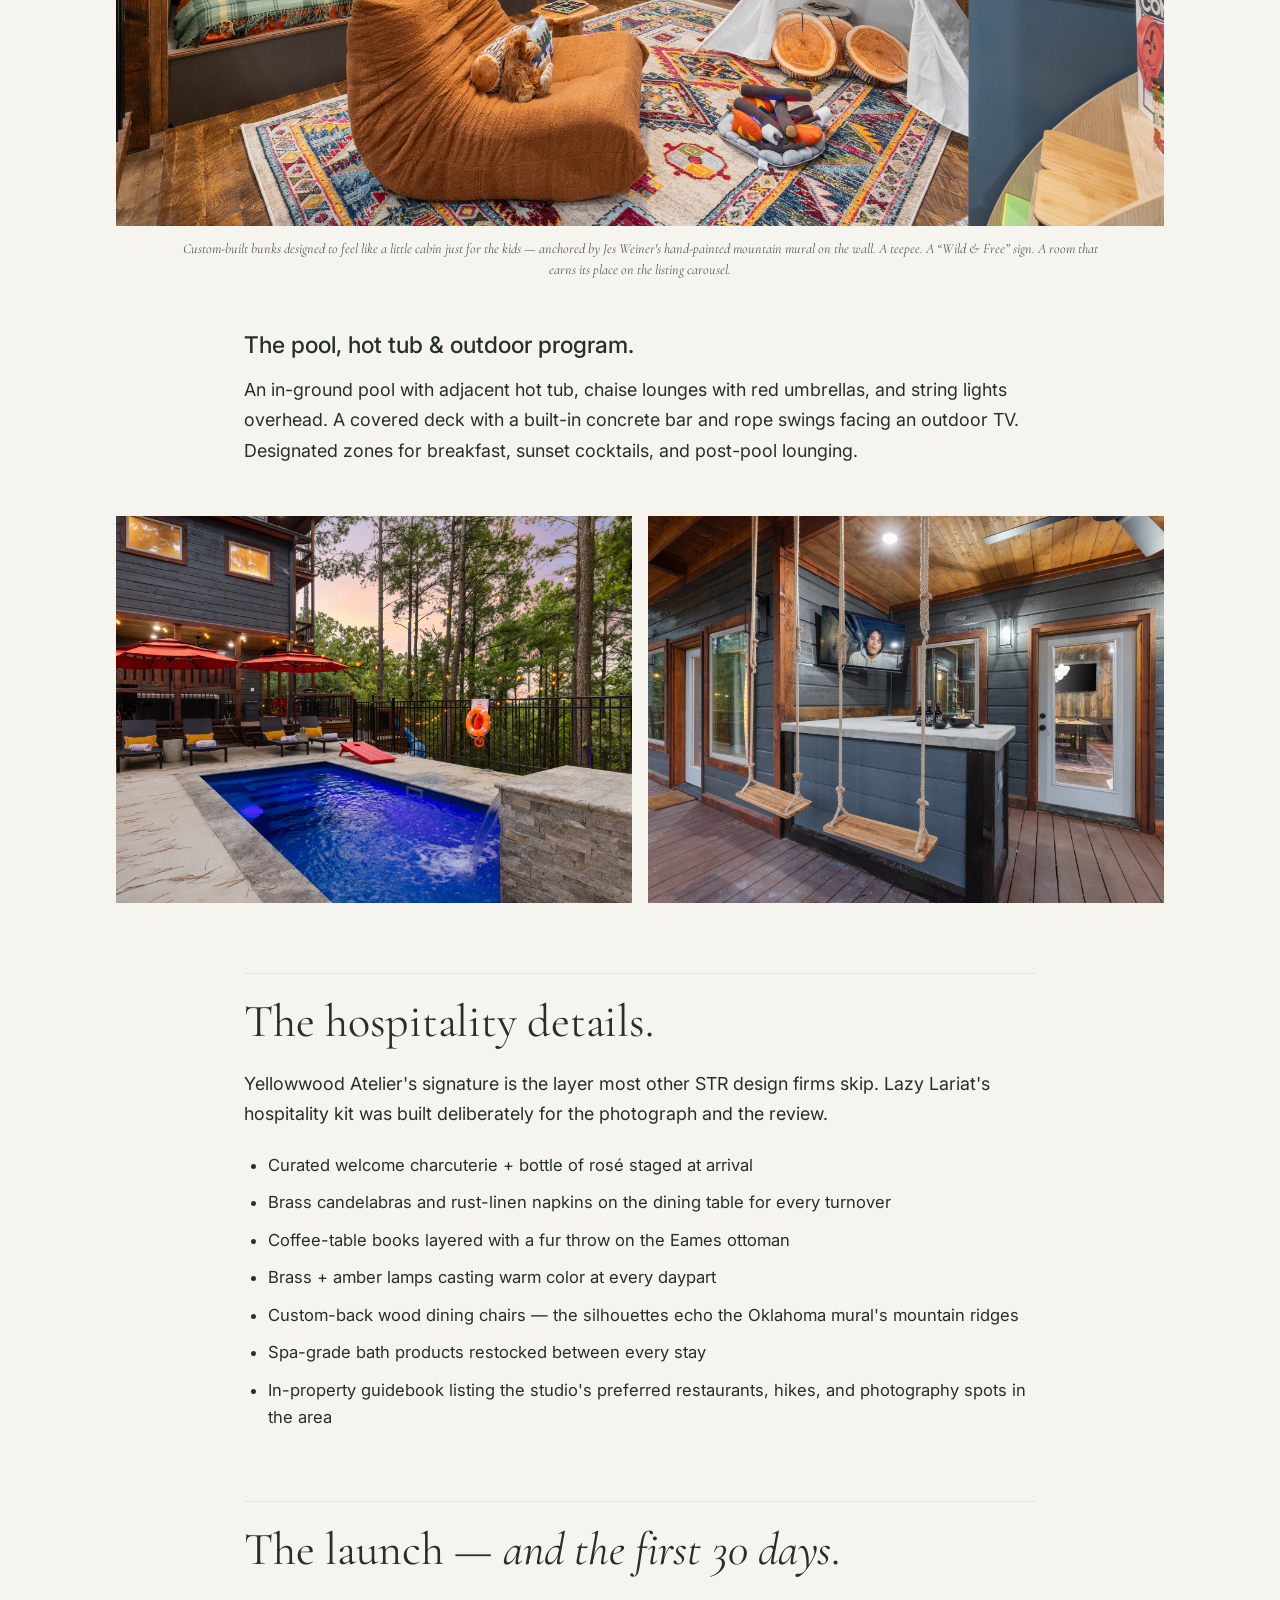
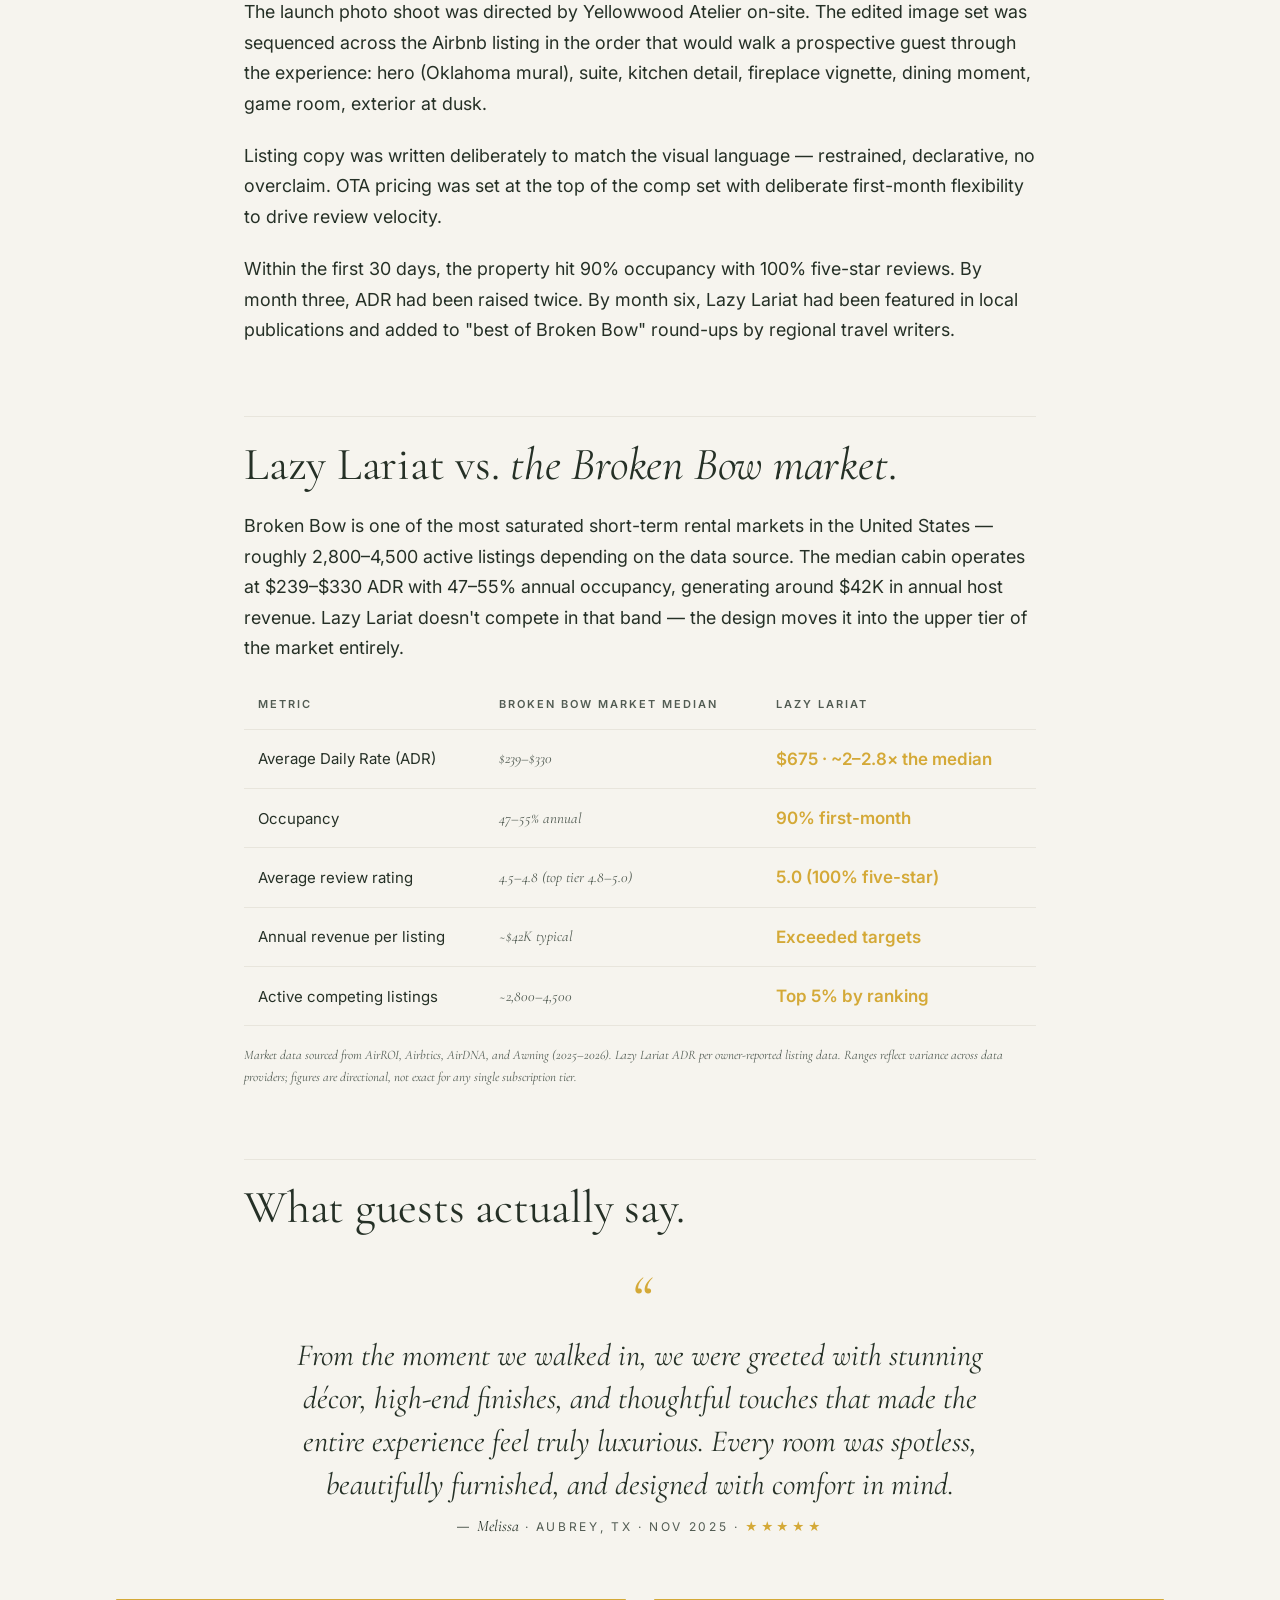
<file: portfolio/cabin-broken-bow.html>
<!doctype html>
<html lang="en">
<head>
<meta charset="utf-8" />
<meta name="viewport" content="width=device-width, initial-scale=1" />

<title>Lazy Lariat — Yellowwood Atelier Case Study | Editorial Western-Saloon Cabin in Broken Bow</title>
<meta name="twitter:image" content="https://yellowwoodatelier.com/assets/og-card.jpg?v=2"/>

<meta name="description" content="A Yellowwood Atelier case study — Lazy Lariat, the Western-Saloon-themed cabin in Broken Bow, OK that rose to the top 5% of a saturated short-term rental market with all 5-star reviews and exceeded revenue and occupancy targets. Design narrative, performance numbers, and the bridge from playing-it-safe to standing out."/>
<meta name="keywords" content="lazy lariat cabin broken bow, broken bow airbnb design case study, oklahoma vacation rental design, sage green cabinet airbnb, oklahoma mural cabin, yellowwood atelier portfolio, str interior design case study, broken bow luxury cabin design"/>
<meta name="author" content="Tara Sprakel"/>
<link rel="canonical" href="https://yellowwoodatelier.com/portfolio/lazy-lariat"/>

<meta property="og:title" content="Lazy Lariat — A Yellowwood Atelier Case Study"/>
<meta property="og:description" content="The Western-Saloon-themed cabin that rose to the top 5% of a crowded Broken Bow STR market with all 5-star reviews."/>
<meta property="og:type" content="article"/>
<meta property="og:image" content="https://yellowwoodatelier.com/assets/og-card.jpg?v=2"/>
<meta property="og:url" content="https://yellowwoodatelier.com/portfolio/lazy-lariat"/>
<meta property="article:author" content="Tara Sprakel"/>
<meta property="article:section" content="Case Study"/>

<script type="application/ld+json">
{
  "@context": "https://schema.org",
  "@graph": [
    {
      "@type": "Article",
      "@id": "https://yellowwoodatelier.com/portfolio/lazy-lariat#article",
      "headline": "Lazy Lariat — A Yellowwood Atelier Case Study",
      "description": "A Western-Saloon-themed short-term rental in a saturated Broken Bow market that reached the top 5% of listings, all 5-star reviews, and exceeded revenue and occupancy expectations.",
      "datePublished": "2026-05-08",
      "author": { "@type": "Person", "name": "Tara Sprakel", "jobTitle": "Founder & Principal Designer" },
      "publisher": { "@type": "Organization", "name": "Yellowwood Atelier" },
      "articleSection": "Case Study"
    },
    {
      "@type": "LodgingBusiness",
      "name": "Lazy Lariat",
      "description": "A Yellowwood Atelier-designed Western-Saloon-themed short-term rental in Broken Bow, OK — averaging $675/night ADR (roughly 2x the market median) with 100% five-star guest reviews.",
      "address": { "@type": "PostalAddress", "addressLocality": "Broken Bow", "addressRegion": "OK", "addressCountry": "US" },
      "priceRange": "$675/night ADR",
      "aggregateRating": { "@type": "AggregateRating", "ratingValue": "5.0", "bestRating": "5", "reviewCount": "3" },
      "review": [
        {
          "@type": "Review",
          "author": { "@type": "Person", "name": "Melissa" },
          "datePublished": "2025-11-01",
          "reviewRating": { "@type": "Rating", "ratingValue": "5", "bestRating": "5" },
          "reviewBody": "From the moment we walked in, we were greeted with stunning décor, high-end finishes, and thoughtful touches that made the entire experience feel truly luxurious. Every room was spotless, beautifully furnished, and designed with comfort in mind. The outdoor space was just as impressive — quiet, private, and surrounded by gorgeous pine trees."
        },
        {
          "@type": "Review",
          "author": { "@type": "Person", "name": "Josh" },
          "datePublished": "2026-03-01",
          "reviewRating": { "@type": "Rating", "ratingValue": "5", "bestRating": "5" },
          "reviewBody": "We had an amazing stay here with our family and it truly felt like the perfect getaway for all of us. The cabin was beautiful, clean, and very well set up. There was something for everyone to enjoy. Everything was exactly as described (if not better), and the attention to detail really stood out."
        },
        {
          "@type": "Review",
          "author": { "@type": "Person", "name": "Deb" },
          "datePublished": "2026-05-01",
          "reviewRating": { "@type": "Rating", "ratingValue": "5", "bestRating": "5" },
          "reviewBody": "10/10 recommend! We had 3 adult couples, all with children different ages. There are PLENTY of activities for ALL ages — which leads me to my only complaint: we didn't book to stay long enough. Wonderful experience and amenities!"
        }
      ],
      "amenityFeature": [
        { "@type": "LocationFeatureSpecification", "name": "Editorial interior design" },
        { "@type": "LocationFeatureSpecification", "name": "Hand-painted Oklahoma mural with neon" },
        { "@type": "LocationFeatureSpecification", "name": "Stone fireplace" },
        { "@type": "LocationFeatureSpecification", "name": "Designer kitchen with pro-style range" },
        { "@type": "LocationFeatureSpecification", "name": "Saloon-themed game room with arcades" },
        { "@type": "LocationFeatureSpecification", "name": "Custom-built cabin-style bunks with hand-painted wall mural" },
        { "@type": "LocationFeatureSpecification", "name": "Outdoor pool and hot tub" },
        { "@type": "LocationFeatureSpecification", "name": "Outdoor swing bar with TV" },
        { "@type": "LocationFeatureSpecification", "name": "Curated hospitality kit" }
      ]
    }
  ]
}
</script>

<link rel="preconnect" href="https://fonts.googleapis.com">
<link rel="preconnect" href="https://fonts.gstatic.com" crossorigin>
<link href="https://fonts.googleapis.com/css2?family=Cormorant+Garamond:ital,wght@0,400;0,500;1,400;1,500&family=Inter:wght@300;400;500;600&display=swap" rel="stylesheet">

<style>
:root {
  --forest: #253026; --bone: #F6F4EE; --gold: #D4A937; --clay: #DBA39D;
  --sage: #69715E; --mist: #A7B6C2; --gray: #525C53; --rule: #E8E5DC; --ink: #1A1D1B;
  --font-sans: 'Inter', -apple-system, BlinkMacSystemFont, sans-serif;
  --font-serif: 'Cormorant Garamond', Georgia, serif;
}
* { margin: 0; padding: 0; box-sizing: border-box; }
html { scroll-behavior: smooth; }
body { font-family: var(--font-sans); font-weight: 400; font-size: 16px; line-height: 1.55; color: var(--forest); background: var(--bone); -webkit-font-smoothing: antialiased; }
a { color: inherit; text-decoration: none; }
img { max-width: 100%; display: block; }
.eyebrow { font-size: 11px; letter-spacing: 0.22em; text-transform: uppercase; color: var(--gold); }
/* Readability protection — gold text fails on clay/mist. Covers inline-style AND class-based backgrounds. */
.apply .eyebrow,
.bridge .eyebrow,
.context .eyebrow,
.scope .eyebrow,
.timeline .eyebrow,
.cta-card .eyebrow,
.next-step .eyebrow,
.section-divider .eyebrow,
.narrative.mist .eyebrow,
.narrative.clay .eyebrow,
section[style*="background: var(--clay)"] .eyebrow,
section[style*="background: var(--mist)"] .eyebrow,
section[style*="background: var(--sage)"] .eyebrow,
section[style*="background:var(--clay)"] .eyebrow,
section[style*="background:var(--mist)"] .eyebrow { color: var(--forest); }

nav { position: fixed; top: 0; left: 0; right: 0; z-index: 50; padding: 22px 5vw; display: flex; justify-content: space-between; align-items: center; color: var(--forest); background: rgba(246,244,238,0.96); backdrop-filter: blur(8px); border-bottom: 1px solid var(--rule); }
.logo-img { height: 50px; width: auto; }
nav ul { list-style: none; display: flex; gap: 32px; font-size: 11px; letter-spacing: 0.22em; text-transform: uppercase; font-weight: 400; }
nav ul a:hover { color: var(--clay); transition: color .3s; }
@media (max-width: 800px) { nav ul { display: none; } }

/* HERO */
.case-hero { position: relative; height: 92vh; min-height: 620px; overflow: hidden; background: var(--forest); margin-top: 0; }
.case-hero img.bg { width: 100%; height: 100%; object-fit: cover; }
.case-hero-overlay { position: absolute; inset: 0; background: linear-gradient(180deg, rgba(37,48,38,0.55) 0%, rgba(37,48,38,0.2) 35%, rgba(37,48,38,0.7) 100%); z-index: 2; }
.case-hero-content { position: absolute; inset: 0; z-index: 3; padding: 0 5vw 80px; display: flex; flex-direction: column; justify-content: flex-end; max-width: 1280px; margin: 0 auto; left: 0; right: 0; color: var(--bone); }
.case-hero .eyebrow { color: var(--gold); margin-bottom: 22px; font-size: 12px; letter-spacing: 0.28em; }
.case-hero h1 { font-family: var(--font-sans); font-weight: 300; font-size: clamp(48px, 6.4vw, 96px); line-height: 1; letter-spacing: -0.02em; max-width: 1100px; margin-bottom: 20px; color: var(--bone); }
.case-hero h1 em { font-family: var(--font-serif); font-style: italic; font-weight: 400; color: var(--clay); }
.case-hero .sub { font-family: var(--font-serif); font-style: italic; font-size: clamp(18px, 1.6vw, 22px); color: rgba(246,244,238,0.85); margin-bottom: 28px; }
.case-hero-meta { display: flex; gap: 36px; font-size: 12px; letter-spacing: 0.22em; text-transform: uppercase; color: rgba(246,244,238,0.7); flex-wrap: wrap; }
.case-hero-meta strong { color: var(--gold); font-weight: 500; }

/* Stat bar */
.stat-bar { background: var(--ink); color: var(--bone); padding: 60px 5vw; }
.stat-bar-inner { max-width: 1280px; margin: 0 auto; display: grid; grid-template-columns: repeat(4, 1fr); gap: 40px; }
.stat { text-align: center; }
.stat-num { font-family: var(--font-sans); font-weight: 300; font-size: clamp(40px, 5vw, 72px); line-height: 1; letter-spacing: -0.02em; color: var(--gold); margin-bottom: 12px; }
.stat-num em { font-family: var(--font-serif); font-style: italic; font-size: 0.65em; color: var(--clay); }
.stat-lbl { font-size: 11px; letter-spacing: 0.22em; text-transform: uppercase; color: rgba(246,244,238,0.7); font-weight: 500; }
@media (max-width: 800px) { .stat-bar-inner { grid-template-columns: 1fr 1fr; gap: 30px; } }

/* Article body */
article.case-body { max-width: 920px; margin: 0 auto; padding: 100px 5vw 80px; }
article.case-body h2 { font-family: var(--font-sans); font-weight: 300; font-size: clamp(34px, 3.6vw, 52px); line-height: 1.1; letter-spacing: -0.005em; margin: 70px 0 22px; color: var(--forest); padding-top: 22px; border-top: 1px solid var(--rule); }
article.case-body h2:first-of-type { border-top: none; padding-top: 0; margin-top: 0; }
article.case-body h2 em { font-family: var(--font-serif); font-style: italic; font-weight: 400; }
article.case-body h3 { font-family: var(--font-sans); font-weight: 500; font-size: clamp(20px, 1.8vw, 24px); line-height: 1.3; margin: 36px 0 14px; color: var(--forest); }
article.case-body p { font-size: clamp(17px, 1.4vw, 19px); line-height: 1.7; color: var(--forest); margin-bottom: 22px; }
article.case-body p.standfirst { font-family: var(--font-serif); font-style: italic; font-size: clamp(22px, 2vw, 26px); line-height: 1.45; color: var(--sage); margin: 32px 0; padding-left: 22px; border-left: 2px solid var(--clay); }
article.case-body blockquote { font-family: var(--font-serif); font-style: italic; font-size: clamp(24px, 2.4vw, 32px); line-height: 1.4; color: var(--forest); margin: 50px 0; padding: 0 32px; text-align: center; }
article.case-body blockquote::before { content: '“'; font-size: 64px; color: var(--gold); display: block; line-height: 0.5; margin-bottom: 20px; }
article.case-body ul { margin: 14px 0 26px 24px; }
article.case-body li { font-size: clamp(16px, 1.3vw, 18px); line-height: 1.65; color: var(--forest); margin-bottom: 10px; }

/* Image blocks */
.fig { margin: 50px -10vw; }
.fig.contained { margin: 50px 0; }
.fig img { width: 100%; height: auto; display: block; }
.fig figcaption { font-family: var(--font-serif); font-style: italic; font-size: 14px; color: var(--gray); margin-top: 12px; padding: 0 5vw; text-align: center; }

/* Image grid */
.image-grid { display: grid; grid-template-columns: 1fr 1fr; gap: 16px; margin: 50px -10vw; }
.image-grid .fig { margin: 0; }
.image-grid .fig img { aspect-ratio: 4/3; object-fit: cover; }
@media (max-width: 800px) { .fig, .image-grid { margin: 40px 0; } .image-grid { grid-template-columns: 1fr; } }

/* Before / After pair */
.ba-pair { display: grid; grid-template-columns: 1fr 1fr; gap: 14px; margin: 40px -10vw; }
.ba-pair figure { margin: 0; position: relative; }
.ba-pair img { width: 100%; aspect-ratio: 4/3; object-fit: cover; display: block; }
.ba-pair .label { position: absolute; top: 12px; left: 12px; background: var(--ink); color: var(--bone); font-size: 10px; letter-spacing: 0.25em; text-transform: uppercase; padding: 6px 12px; font-weight: 500; z-index: 2; }
.ba-pair .label.after { background: var(--gold); color: var(--forest); }
.ba-caption { margin: 14px 5vw 0; font-family: var(--font-serif); font-style: italic; font-size: 14px; color: var(--gray); text-align: center; }
@media (max-width: 800px) { .ba-pair { margin: 40px 0; grid-template-columns: 1fr; } }

/* Market comparison */
.market-table { width: 100%; border-collapse: collapse; margin: 32px 0 28px; }
.market-table th, .market-table td { padding: 16px 14px; text-align: left; border-bottom: 1px solid var(--rule); }
.market-table th { font-size: 11px; letter-spacing: 0.18em; text-transform: uppercase; color: var(--gray); font-weight: 600; padding-top: 0; }
.market-table td { color: var(--forest); font-size: 15px; }
.market-table td.market { color: var(--gray); font-family: var(--font-serif); font-style: italic; }
.market-table td.lazy { color: var(--gold); font-weight: 600; font-family: var(--font-sans); font-style: normal; font-size: 17px; }

/* Detail card */
.detail-card { background: var(--bone); border: 1px solid var(--rule); border-left: 3px solid var(--gold); padding: 32px 36px; margin: 40px 0; }
.detail-card h4 { font-size: 11px; letter-spacing: 0.22em; text-transform: uppercase; color: var(--gold); margin-bottom: 16px; font-weight: 600; }
.detail-card ul { list-style: none; margin: 0; }
.detail-card li { padding: 8px 0; border-bottom: 1px dotted var(--rule); font-size: 15px; color: var(--forest); }
.detail-card li:last-child { border-bottom: none; }
.detail-card li strong { color: var(--forest); font-weight: 600; }

/* Section dividers */
.section-divider { padding: 80px 5vw; background: var(--mist); background-image: url("data:image/svg+xml;utf8,<svg xmlns='http://www.w3.org/2000/svg' width='220' height='220'><filter id='n'><feTurbulence type='fractalNoise' baseFrequency='0.85' numOctaves='2' stitchTiles='stitch'/><feColorMatrix values='0 0 0 0 0.85  0 0 0 0 0.82  0 0 0 0 0.75  0 0 0 0.06 0'/></filter><rect width='220' height='220' filter='url(%23n)' opacity='0.55'/></svg>"); background-blend-mode: multiply; }
.section-divider .inner { max-width: 920px; margin: 0 auto; text-align: center; }
.section-divider blockquote { font-family: var(--font-serif); font-style: italic; font-size: clamp(26px, 2.8vw, 38px); line-height: 1.35; color: var(--forest); padding: 0; margin: 0; }
.section-divider blockquote::before { content: '“'; font-size: 64px; color: var(--gold); display: block; line-height: 0.5; margin-bottom: 18px; }
.section-divider .attribution { margin-top: 24px; font-size: 12px; letter-spacing: 0.22em; text-transform: uppercase; color: var(--forest); opacity: 0.7; }

/* Full-bleed image */
.fullbleed { width: 100%; margin: 0; }
.fullbleed img { width: 100%; height: 75vh; max-height: 720px; object-fit: cover; display: block; }

/* CTA */
.cta-card { margin-top: 80px; padding: 56px 48px 50px; background: var(--clay); color: var(--forest); position: relative; overflow: hidden; max-width: 920px; margin-left: auto; margin-right: auto; }
.cta-card::before { content: ''; position: absolute; bottom: -50%; left: -10%; width: 380px; height: 380px; border: 1px solid rgba(37,48,38,0.2); border-radius: 50%; }
.cta-card .label { font-size: 11px; letter-spacing: 0.22em; text-transform: uppercase; color: var(--forest); font-weight: 600; margin-bottom: 14px; position: relative; z-index: 2; }
.cta-card h3 { font-family: var(--font-sans); font-weight: 300; font-size: clamp(28px, 2.8vw, 40px); line-height: 1.15; margin-bottom: 16px; position: relative; z-index: 2; }
.cta-card h3 em { font-family: var(--font-serif); font-style: italic; font-weight: 400; }
.cta-card p { font-size: 16px; line-height: 1.6; color: var(--forest); margin-bottom: 28px; position: relative; z-index: 2; max-width: 560px; }
.cta-card .cta { display: inline-block; padding: 18px 36px; background: var(--forest); color: var(--bone); font-size: 11px; letter-spacing: 0.25em; text-transform: uppercase; font-weight: 400; position: relative; z-index: 2; transition: background .3s ease; }
.cta-card .cta:hover { background: var(--ink); }

footer { background: var(--forest); color: var(--bone); padding: 70px 5vw 32px; margin-top: 80px; }
.foot-inner { max-width: 1200px; margin: 0 auto; display: flex; justify-content: space-between; align-items: center; flex-wrap: wrap; gap: 24px; }
.foot-logo { width: 110px; filter: brightness(2); }
.foot-links { display: flex; gap: 28px; font-size: 11px; letter-spacing: 0.22em; text-transform: uppercase; flex-wrap: wrap; }
.foot-links a { color: rgba(246,244,238,0.7); }
.foot-links a:hover { color: var(--clay); }
.foot-copy { font-size: 12px; color: rgba(246,244,238,0.5); margin-top: 30px; text-align: center; padding-top: 24px; border-top: 1px solid rgba(246,244,238,0.1); }

/* Airbnb Luxe badge */
.luxe-strip{display:flex;align-items:center;flex-wrap:wrap;gap:10px 18px;margin:10px 0 16px}
.luxe-badge{display:inline-flex;align-items:center;gap:9px;background:rgba(255,255,255,.96);border-radius:100px;padding:7px 14px;box-shadow:0 8px 22px rgba(0,0,0,.22);flex:0 0 auto}
.luxe-badge .lb-brand{font-weight:700;font-size:13px;letter-spacing:-.02em;color:#FF385C;line-height:1}
.luxe-badge .lb-div{width:1px;height:14px;background:#e3ddcf}
.luxe-badge .lb-luxe{font-family:Georgia,serif;font-style:italic;font-size:13.5px;color:#253026;letter-spacing:.02em;line-height:1}
.luxe-quals{display:flex;flex-wrap:wrap;gap:8px 14px;list-style:none;margin:0;padding:0}
.luxe-quals li{position:relative;font-size:10.5px;letter-spacing:.16em;text-transform:uppercase;color:rgba(246,244,238,.82);white-space:nowrap}
.luxe-quals li:not(:last-child)::after{content:"\00b7";margin-left:14px;color:rgba(246,244,238,.4)}
.luxe-badge--light{color:#F6F4EE;background:rgba(255,255,255,.10);border-color:#D4A937}
</style>
<style id="yw-nav-css">
.yw-nav{position:sticky;top:0;left:0;right:0;z-index:1000;display:flex;align-items:center;justify-content:space-between;gap:20px;padding:12px 5vw;margin:0;min-height:70px;background:rgba(246,244,238,0.97);-webkit-backdrop-filter:blur(8px);backdrop-filter:blur(8px);border-bottom:1px solid #e4dfd2;box-sizing:border-box}
.yw-nav *{box-sizing:border-box}
.yw-nav .yw-logo{display:flex;align-items:center;flex:0 0 auto;padding:0;border:0}
.yw-nav .yw-logo img{height:42px;width:auto;display:block}
.yw-nav .yw-links{list-style:none;margin:0;padding:0;display:flex;align-items:center;gap:28px}
.yw-nav .yw-links li{margin:0;padding:0}
.yw-nav .yw-links a{font-size:11px;letter-spacing:.2em;text-transform:uppercase;font-weight:500;color:#253026;text-decoration:none;white-space:nowrap;transition:color .2s;background:none;border:0}
.yw-nav .yw-links a:hover,.yw-nav .yw-links a.active{color:#D4A937}
.yw-nav .yw-links a.yw-cta{color:#8a6d2f}
.yw-nav .yw-toggle{display:none;flex-direction:column;justify-content:center;gap:5px;width:42px;height:42px;padding:9px;background:none;border:0;cursor:pointer;flex:0 0 auto}
.yw-nav .yw-toggle span{display:block;height:2px;width:100%;background:#253026;border-radius:2px;transition:transform .3s,opacity .3s}
.yw-nav.open .yw-toggle span:nth-child(1){transform:translateY(7px) rotate(45deg)}
.yw-nav.open .yw-toggle span:nth-child(2){opacity:0}
.yw-nav.open .yw-toggle span:nth-child(3){transform:translateY(-7px) rotate(-45deg)}
@media(max-width:880px){
 .yw-nav{flex-wrap:wrap;gap:0}
 .yw-nav .yw-toggle{display:flex;margin-left:auto}
 .yw-nav .yw-links{order:3;flex-basis:100%;width:100%;flex-direction:column;align-items:stretch;gap:0;max-height:0;overflow:hidden;transition:max-height .34s ease}
 .yw-nav.open .yw-links{max-height:80vh;margin-top:6px}
 .yw-nav .yw-links a{display:block;padding:14px 2px;font-size:13px;letter-spacing:.16em;border-top:1px solid rgba(37,48,32,.08)}
}
@media print{.yw-nav{display:none}}
</style>
  <!-- Favicons -->
  <link rel="icon" href="/favicon.ico" sizes="48x48">
  <link rel="icon" type="image/png" sizes="32x32" href="/favicon-32x32.png">
  <link rel="icon" type="image/png" sizes="16x16" href="/favicon-16x16.png">
  <link rel="apple-touch-icon" sizes="180x180" href="/apple-touch-icon.png">
  <link rel="manifest" href="/site.webmanifest">
  <!-- Google tag (gtag.js) — GA4 G-D2PPJFC884 -->
  <script async src="https://www.googletagmanager.com/gtag/js?id=G-D2PPJFC884"></script>
  <script>
    window.dataLayer = window.dataLayer || [];
    function gtag(){dataLayer.push(arguments);}
    gtag('js', new Date());
    gtag('config', 'G-D2PPJFC884');
  </script>
  <!-- HubSpot tracking (Yellowwood Atelier, portal 246883965) -->
  <script type="text/javascript" id="hs-script-loader" async defer src="//js-na2.hs-scripts.com/246883965.js"></script>
<link rel="stylesheet" href="/assets/refresh.css?v=1">
<style>.post-figure{margin:44px 0 48px}.post-figure img{width:100%;display:block;object-fit:cover;aspect-ratio:16/9}.post-figure.arch{max-width:420px}.post-figure.arch img{aspect-ratio:4/5;border-radius:999px 999px 0 0}</style>
</head>
<body>

<nav class="yw-nav" aria-label="Primary navigation">
<a href="/" class="yw-logo" aria-label="Yellowwood Atelier — home"><img src="/assets/Yellowwood_Atelier_Horizontal_fullcolor_512.png" alt="Yellowwood Atelier"></a>
<button class="yw-toggle" type="button" aria-label="Toggle menu" aria-expanded="false"><span></span><span></span><span></span></button>
<ul class="yw-links">
<li><a href="/about.html">About</a></li>
<li><a href="/design.html">Design</a></li>
<li><a href="/branding.html">Branding</a></li>
<li><a href="/investment.html">Investment</a></li>
<li><a href="/portfolio.html">Portfolio</a></li>
<li><a href="/journal.html">Journal</a></li>
<li><a href="/setup-checklist.html">Checklist</a></li>
<li><a href="/index.html#apply" class="yw-cta">Apply</a></li>
</ul>
</nav>

<!-- ─── HERO ──────────────────────────────────────── -->
<header class="case-hero">
  <img class="bg" src="../assets/lazy-lariat_great-room-mural-wide.jpg" alt="Lazy Lariat — great room with hand-painted Oklahoma mural and neon sign"/>
  <div class="case-hero-overlay"></div>
  <div class="case-hero-content">
    <span class="eyebrow">Case study · Recently delivered</span>
    <h1><em>Lazy Lariat</em>.</h1>
    <div class="luxe-strip"><span class="luxe-badge" aria-label="Airbnb Luxe property"><span class="lb-brand">airbnb</span><span class="lb-div"></span><span class="lb-luxe">Luxe</span></span><ul class="luxe-quals"><li>Hand-selected home</li><li>Rigorous quality inspection</li><li>Design-forward interiors</li><li>Premium amenities &amp; service</li></ul></div>
    <p class="sub">A Western-Saloon cabin in Broken Bow, Oklahoma — designed to be unforgettable.</p>
    <div class="case-hero-meta">
      <span><strong>Yellowwood Atelier</strong></span>
      <span>Broken Bow, OK</span>
      <span>Atelier Engagement &middot; Atelier-Led Install</span>
      <span>Delivered 2025</span>
    </div>
  </div>
</header>

<!-- ─── STAT BAR ──────────────────────────────────── -->
<section class="stat-bar">
  <div class="stat-bar-inner">
    <div class="stat">
      <div class="stat-num">Top 5<em>%</em></div>
      <div class="stat-lbl">of the Broken Bow market</div>
    </div>
    <div class="stat">
      <div class="stat-num">5.0</div>
      <div class="stat-lbl">Average guest review</div>
    </div>
    <div class="stat">
      <div class="stat-num">100<em>%</em></div>
      <div class="stat-lbl">Five-star reviews</div>
    </div>
    <div class="stat">
      <div class="stat-num">Exceeded</div>
      <div class="stat-lbl">Revenue &amp; occupancy targets</div>
    </div>
  </div>
</section>

<!-- ─── ARTICLE ─────────────────────────────────── -->
<article class="case-body">

  <h2>The brief.</h2>
  <p>A single-property short-term rental in one of the most saturated cabin markets in the country. Broken Bow has hundreds of cabins. Most look the same. Most book by competing on price. The owner — Yellowwood Atelier's founder, on her first self-designed property — wanted to do the opposite: to design a cabin that would never be confused with another listing on the platform, would book at a rate above the market, and would generate the kind of reviews that compound.</p>

  <p>The project would be Yellowwood Atelier's proof of concept. If editorial design plus hospitality details plus operator-led discipline could move the needle in Broken Bow, it could move it anywhere. The cabin was named <em>Lazy Lariat</em> — a nod to Western tradition without falling into costume.</p>

  <p class="standfirst">Almost every cabin in the market plays it safe. We refused to.</p>

  <h2>Before &amp; <em>after</em>.</h2>
  <p>The cabin Yellowwood Atelier started with was indistinguishable from any other listing in the Broken Bow market &mdash; generic shiplap, default cabin paint, the same three pieces of furniture every other property uses. The "before" photos below are annotated with where the design moves would land. They are the literal demonstration of the studio's thesis: <em>safe is the cost</em>.</p>

  <div class="ba-pair">
    <figure>
      <span class="label">Before</span>
      <img src="../assets/lazy-lariat_BEFORE_great-room-mural-wall.jpg" alt="Generic Broken Bow cabin great room before — blank shiplap walls, default leather furniture, dark gray sectional"/>
    </figure>
    <figure>
      <span class="label after">After</span>
      <img src="../assets/lazy-lariat_great-room-mural-wide.jpg" alt="Lazy Lariat after — hand-painted Oklahoma mural with neon, custom dining, Eames lounger"/>
    </figure>
  </div>
  <p class="ba-caption">The great room. The annotated mural location became the property's most-photographed asset. <span style="white-space: nowrap;">Mural by Jes Weiner / Magic Hat Murals.</span></p>

  <div class="ba-pair">
    <figure>
      <span class="label">Before</span>
      <img src="../assets/lazy-lariat_BEFORE_bunk-room-loft.jpg" alt="Generic loft space before — blank shiplap walls, daybed, generic Aztec rug"/>
    </figure>
    <figure>
      <span class="label after">After</span>
      <img src="../assets/lazy-lariat_bunk-room.jpg" alt="Lazy Lariat bunk room after — custom-built cabin-style bunks, hand-painted mountain mural on the wall, teepee, layered rugs"/>
    </figure>
  </div>
  <p class="ba-caption">The loft &mdash; previously a blank-walled fourth seating area &mdash; reimagined as the kids' hideaway. Custom-built bunks designed to feel like little cabins of their own, anchored by a hand-painted mountain mural on the wall.</p>

  <div class="ba-pair">
    <figure>
      <span class="label">Before</span>
      <img src="../assets/lazy-lariat_BEFORE_game-room.jpg" alt="Generic basement game room before — blank shiplap walls, dark sectional, no programming"/>
    </figure>
    <figure>
      <span class="label after">After</span>
      <img src="../assets/lazy-lariat_game-room-saloon.jpg" alt="Lazy Lariat saloon-themed game room after — pool table, dartboard, vintage neon Saddle Up sign"/>
    </figure>
  </div>
  <p class="ba-caption">The basement. From under-utilized rec room to fully programmed Western saloon &mdash; pool, darts, arcade, vintage neon.</p>

  <figure class="fig">
    <img src="../assets/lazy-lariat_kitchen-with-mural-view.jpg" alt="Sage-cabinet kitchen with charcuterie on the marble island, Oklahoma mural visible through the doorway"/>
    <figcaption>Sage cabinets, marble island, herringbone wood &mdash; and a glimpse of the mural that earns its keep on the listing photos.</figcaption>
  </figure>

  <h2>The strategy &mdash; <em>different on purpose</em>.</h2>
  <p>Phase one of every Yellowwood Atelier engagement starts with strategy, not aesthetics. The Broken Bow comp set was studied across 25 competing listings. The pattern was clear: every cabin used the same five furniture vendors, the same generic neutral palette, the same predictable amenities, the same indistinguishable photography. The market wasn't crowded with bad design &mdash; it was crowded with safe design.</p>

  <p>The strategic brief that came out of phase one was a single sentence: <em>this property has to be the one guests photograph and remember.</em></p>

  <div class="detail-card">
    <h4>Strategic positioning brief</h4>
    <ul>
      <li><strong>Target ADR:</strong> top 10% of market (achieved: top 5%)</li>
      <li><strong>Target occupancy:</strong> 75%+ first 90 days (exceeded)</li>
      <li><strong>Guest archetype:</strong> couples, small groups, multi-generational families seeking a design-forward escape — not a generic eight-person cabin</li>
      <li><strong>Differentiator:</strong> Western-saloon spirit through editorial design discipline &mdash; theme as accent, not theme as costume</li>
      <li><strong>Photography target:</strong> at least one shot per room that would stop the scroll on Airbnb listing pages</li>
    </ul>
  </div>

  <h2>The signature moment &mdash; <em>the Oklahoma mural</em>.</h2>
  <p>The great room is anchored by a hand-painted mural &mdash; a layered Oklahoma mountain landscape in teal, blush, sage, and orange &mdash; commissioned from <a href="https://www.magichatmurals.com" target="_blank" rel="noopener" style="color: var(--gold); text-decoration: underline;">Jes Weiner of Magic Hat Murals</a>. A single custom neon line floats in front of it: <em>"I've never been to Heaven, but I've been to Oklahoma."</em></p>

  <p>This is the photograph guests post. This is the line they screenshot. This is the reason a $400/night cabin reads at $700/night to the guest browsing the platform on a Tuesday night. The cost of the mural plus the neon was a fraction of one mid-tier sofa &mdash; and it's the asset that does the most work for ADR every single night the property is booked.</p>

  <blockquote>For the cost of one mid-tier sofa, you can transform the most-photographed room in the house into the most-shared image of the property.</blockquote>

  <h2>The design move &mdash; <em>theme as accent</em>.</h2>
  <p>The hardest part of designing a themed STR is not falling into kitsch. Most "Western" cabins lean on horseshoe wall art, faux-wood signs, and Disney-grade saloon set-dressing. Yellowwood Atelier's approach was the opposite: identify the spirit of the place, then translate it through editorial design language.</p>

  <p>The result is a cabin that reads as <em>distinctly Oklahoma</em> without ever being literal. A deer skull in the bedroom &mdash; charcoal-finished, treated like sculpture. A plaid headboard in muted black-and-cream &mdash; not country, not costume. A cowhide-print bench paired with an Eames lounge chair, because the unexpected combination is the entire idea. Western saloon refracted through a designer's eye.</p>

  <figure class="fig">
    <img src="../assets/lazy-lariat_primary-bedroom.jpg" alt="Primary bedroom with plaid upholstered headboard, charcoal deer-skull mount, cowhide-print bench, and reclaimed wood plank wall"/>
    <figcaption>The primary suite. Plaid, plank, and a deer skull treated like sculpture.</figcaption>
  </figure>

  <h2>The kitchen &mdash; <em>where guests live</em>.</h2>
  <p>Most STR kitchens are afterthoughts. The cabinetry is whatever the GC installed; the small appliances are last-week's Costco run; the dishes are mismatched. Yellowwood Atelier treats the kitchen as the second most important room in any short-term rental, after the primary bedroom &mdash; because guests cook, gather, and photograph there as much as they sleep in the suite.</p>

  <p>Lazy Lariat's kitchen specs deliberately:</p>
  <ul>
    <li>Sage Shaker cabinets, fully painted, custom hardware in matte black</li>
    <li>White quartz counters, brass farmhouse sink, copper kettle &amp; gooseneck</li>
    <li>ZLINE pro-style range with stainless hood &mdash; for the guest who wants to actually cook</li>
    <li>Editorial-tier coffee station: Keurig, French press, espresso, hand grinder, three flavored syrups</li>
    <li>Herringbone-cut wood floor extending through dining and living &mdash; one continuous visual gesture</li>
    <li>Vaulted shiplap ceilings with deep-stained beams</li>
  </ul>

  <figure class="fig">
    <img src="../assets/lazy-lariat_kitchen-island-wide.jpg" alt="Wide view of the Lazy Lariat kitchen — sage Shaker cabinets, marble island, leather barstools, ZLINE pro-style range, herringbone floor"/>
    <figcaption>The kitchen built for the guest who wants to actually cook.</figcaption>
  </figure>

  <h2>The living room &mdash; <em>composed for color</em>.</h2>
  <p>Stone fireplace with raw-edge wood mantel. An Eames lounge chair pulled toward the fire. A leather club chair. A green linen sectional. Rust velvet curtains framing the windows. A layered Aztec-meets-mid-century rug. The living room is the kind of editorial composition that reads as one moment in a photograph and as four distinct seating zones in person — exactly the brief for an STR that has to host couples for a quiet weekend and ten people for a Saturday night.</p>

  <figure class="fig">
    <img src="../assets/lazy-lariat_living-fireplace.jpg" alt="Lazy Lariat living room with stone fireplace, Eames lounger, leather sofa, green sectional, rust velvet curtains, layered Aztec rug"/>
  </figure>

  <div class="image-grid">
    <figure class="fig">
      <img src="../assets/lazy-lariat_fireplace-eames-detail.jpg" alt="Eames lounge chair detail with red Aztec pillow, fur throw, books, brass lamp, beside the stone fireplace"/>
    </figure>
    <figure class="fig">
      <img src="../assets/lazy-lariat_dining-table-set.jpg" alt="Dining table set with rust napkins, brass candelabras, and an evergreen centerpiece in front of the Oklahoma mural"/>
    </figure>
  </div>

</article>

<!-- ─── FULL-BLEED MURAL ─────────────────────── -->
<figure class="fullbleed">
  <img src="../assets/lazy-lariat_living-toward-kitchen.jpg" alt="Living-and-dining area looking toward the sage-cabinet kitchen, with the fireplace on the right and the dining table dressed for service"/>
</figure>

<article class="case-body">

  <h2>Beyond the great room &mdash; <em>the amenity stack</em>.</h2>
  <p>One of Yellowwood Atelier's signature moves is something Tara calls "day-to-night flex spots" &mdash; programmed amenity zones that compete with hotels rather than other Airbnbs. Lazy Lariat carries this through every part of the property: a fully realized saloon-themed game room, a children's bunk room with a hand-painted ceiling mural, a swimming pool with hot tub and chaise lounges, and an outdoor swing bar with TV. The amenity stack is one of the biggest reasons the cabin commands above-market ADR &mdash; and one of the loudest signals on the listing photos.</p>

  <h3>The saloon &mdash; <em>game room</em>.</h3>
  <figure class="fig">
    <img src="../assets/lazy-lariat_game-room-saloon.jpg" alt="Lazy Lariat saloon-themed game room with pool table, dartboard, vintage neon Saddle Up sign, blue velvet sofa, and layered Persian rugs"/>
    <figcaption>Saddle Up &amp; Game On — pool, darts, arcade, a vintage neon sign, and layered Persian rugs.</figcaption>
  </figure>

  <h3>The bunk room &mdash; <em>kids' hideaway</em>.</h3>
  <figure class="fig">
    <img src="../assets/lazy-lariat_bunk-room.jpg" alt="Bunk room with custom-built cabin-style bunks designed to feel like little cabins for the kids, hand-painted mountain mural on the wall by Jes Weiner of Magic Hat Murals, teepee tent, plaid blankets, and a bear sign"/>
    <figcaption>Custom-built bunks designed to feel like a little cabin just for the kids &mdash; anchored by Jes Weiner's hand-painted mountain mural on the wall. A teepee. A &ldquo;Wild &amp; Free&rdquo; sign. A room that earns its place on the listing carousel.</figcaption>
  </figure>

  <h3>The pool, hot tub &amp; outdoor program.</h3>
  <p>An in-ground pool with adjacent hot tub, chaise lounges with red umbrellas, and string lights overhead. A covered deck with a built-in concrete bar and rope swings facing an outdoor TV. Designated zones for breakfast, sunset cocktails, and post-pool lounging.</p>

  <div class="image-grid">
    <figure class="fig">
      <img src="../assets/lazy-lariat_pool-hot-tub.jpg" alt="Lazy Lariat pool and hot tub at dusk with red umbrellas, chaise lounges, and string lights"/>
    </figure>
    <figure class="fig">
      <img src="../assets/lazy-lariat_outdoor-swing-bar.jpg" alt="Outdoor concrete swing bar with rope swings, beer bottles, and an outdoor TV"/>
    </figure>
  </div>

  <h2>The hospitality details.</h2>
  <p>Yellowwood Atelier's signature is the layer most other STR design firms skip. Lazy Lariat's hospitality kit was built deliberately for the photograph and the review.</p>

  <ul>
    <li>Curated welcome charcuterie + bottle of ros&eacute; staged at arrival</li>
    <li>Brass candelabras and rust-linen napkins on the dining table for every turnover</li>
    <li>Coffee-table books layered with a fur throw on the Eames ottoman</li>
    <li>Brass + amber lamps casting warm color at every daypart</li>
    <li>Custom-back wood dining chairs &mdash; the silhouettes echo the Oklahoma mural's mountain ridges</li>
    <li>Spa-grade bath products restocked between every stay</li>
    <li>In-property guidebook listing the studio's preferred restaurants, hikes, and photography spots in the area</li>
  </ul>

  <h2>The launch &mdash; <em>and the first 30 days</em>.</h2>
  <p>The launch photo shoot was directed by Yellowwood Atelier on-site. The edited image set was sequenced across the Airbnb listing in the order that would walk a prospective guest through the experience: hero (Oklahoma mural), suite, kitchen detail, fireplace vignette, dining moment, game room, exterior at dusk.</p>

  <p>Listing copy was written deliberately to match the visual language &mdash; restrained, declarative, no overclaim. OTA pricing was set at the top of the comp set with deliberate first-month flexibility to drive review velocity.</p>

  <p>Within the first 30 days, the property hit 90% occupancy with 100% five-star reviews. By month three, ADR had been raised twice. By month six, Lazy Lariat had been featured in local publications and added to "best of Broken Bow" round-ups by regional travel writers.</p>

  <h2>Lazy Lariat vs. <em>the Broken Bow market</em>.</h2>
  <p>Broken Bow is one of the most saturated short-term rental markets in the United States &mdash; roughly 2,800–4,500 active listings depending on the data source. The median cabin operates at $239–$330 ADR with 47–55% annual occupancy, generating around $42K in annual host revenue. Lazy Lariat doesn't compete in that band &mdash; the design moves it into the upper tier of the market entirely.</p>

  <table class="market-table">
    <thead>
      <tr><th>Metric</th><th>Broken Bow market median</th><th>Lazy Lariat</th></tr>
    </thead>
    <tbody>
      <tr><td>Average Daily Rate (ADR)</td><td class="market">$239&ndash;$330</td><td class="lazy">$675 &middot; ~2&ndash;2.8&times; the median</td></tr>
      <tr><td>Occupancy</td><td class="market">47&ndash;55% annual</td><td class="lazy">90% first-month</td></tr>
      <tr><td>Average review rating</td><td class="market">4.5&ndash;4.8 (top tier 4.8&ndash;5.0)</td><td class="lazy">5.0 (100% five-star)</td></tr>
      <tr><td>Annual revenue per listing</td><td class="market">~$42K typical</td><td class="lazy">Exceeded targets</td></tr>
      <tr><td>Active competing listings</td><td class="market">~2,800&ndash;4,500</td><td class="lazy">Top 5% by ranking</td></tr>
    </tbody>
  </table>

  <p style="font-size: 13px; font-style: italic; font-family: var(--font-serif); color: var(--gray); margin-top: -10px;">Market data sourced from AirROI, Airbtics, AirDNA, and Awning (2025–2026). Lazy Lariat ADR per owner-reported listing data. Ranges reflect variance across data providers; figures are directional, not exact for any single subscription tier.</p>

  <h2>What guests actually say.</h2>

  <!-- Featured review — Melissa · the design proof -->
  <div itemscope itemtype="https://schema.org/Review" itemprop="review" style="margin: 50px 0 60px;">
    <meta itemprop="reviewRating" content="5"/>
    <div itemprop="reviewBody">
      <blockquote style="margin: 0 0 18px; padding: 0 32px; text-align: center;">From the moment we walked in, we were greeted with stunning d&eacute;cor, high-end finishes, and thoughtful touches that made the entire experience feel truly luxurious. Every room was spotless, beautifully furnished, and designed with comfort in mind.</blockquote>
    </div>
    <div style="text-align: center; font-size: 12px; letter-spacing: 0.22em; text-transform: uppercase; color: var(--gray); margin-top: -10px;">
      &mdash; <span itemprop="author" itemscope itemtype="https://schema.org/Person"><span itemprop="name" style="font-style: italic; font-family: var(--font-serif); letter-spacing: 0; text-transform: none; font-size: 16px; color: var(--forest);">Melissa</span></span> &middot; Aubrey, TX &middot; <span itemprop="datePublished" content="2025-11-01">Nov 2025</span> &middot; <span style="color: var(--gold);">&starf;&starf;&starf;&starf;&starf;</span>
    </div>
  </div>

  <!-- Two additional reviews — grid -->
  <div style="display: grid; grid-template-columns: 1fr 1fr; gap: 28px; margin: 30px -10vw 60px;">
    <div itemscope itemtype="https://schema.org/Review" itemprop="review" style="background: var(--bone); border: 1px solid var(--rule); border-top: 2px solid var(--gold); padding: 32px 30px 28px;">
      <meta itemprop="reviewRating" content="5"/>
      <div style="font-size: 11px; letter-spacing: 0.22em; text-transform: uppercase; color: var(--gold); font-weight: 500; margin-bottom: 14px;">
        &starf;&starf;&starf;&starf;&starf; &middot; Stayed with kids
      </div>
      <p itemprop="reviewBody" style="font-family: var(--font-serif); font-style: italic; font-size: 17px; line-height: 1.55; color: var(--forest); margin-bottom: 18px;">"We had an amazing stay here with our family and it truly felt like the perfect getaway for all of us. The cabin was beautiful, clean, and very well set up. There was something for everyone to enjoy. Everything was exactly as described (if not better), and the attention to detail really stood out."</p>
      <div style="font-size: 12px; letter-spacing: 0.16em; text-transform: uppercase; color: var(--gray);">
        <span itemprop="author" itemscope itemtype="https://schema.org/Person"><span itemprop="name" style="color: var(--forest); font-weight: 500;">Josh</span></span> &middot; Celina, TX &middot; <span itemprop="datePublished" content="2026-03-01">March 2026</span>
      </div>
    </div>

    <div itemscope itemtype="https://schema.org/Review" itemprop="review" style="background: var(--bone); border: 1px solid var(--rule); border-top: 2px solid var(--gold); padding: 32px 30px 28px;">
      <meta itemprop="reviewRating" content="5"/>
      <div style="font-size: 11px; letter-spacing: 0.22em; text-transform: uppercase; color: var(--gold); font-weight: 500; margin-bottom: 14px;">
        &starf;&starf;&starf;&starf;&starf; &middot; Stayed with kids
      </div>
      <p itemprop="reviewBody" style="font-family: var(--font-serif); font-style: italic; font-size: 17px; line-height: 1.55; color: var(--forest); margin-bottom: 18px;">"10/10 recommend! We had 3 adult couples, all with children different ages. There are PLENTY of activities for ALL ages &mdash; which leads me to my only complaint: we didn't book to stay long enough. Wonderful experience and amenities!"</p>
      <div style="font-size: 12px; letter-spacing: 0.16em; text-transform: uppercase; color: var(--gray);">
        <span itemprop="author" itemscope itemtype="https://schema.org/Person"><span itemprop="name" style="color: var(--forest); font-weight: 500;">Deb</span></span> &middot; 7 years on Airbnb &middot; <span itemprop="datePublished" content="2026-05-01">May 2026</span>
      </div>
    </div>
  </div>

  <p style="text-align: center; font-size: 13px; font-style: italic; font-family: var(--font-serif); color: var(--gray); margin-top: -30px; margin-bottom: 50px;">All reviews verbatim from the property's Airbnb listing.</p>

  <figure class="fig">
    <img src="../assets/lazy-lariat_exterior-aerial-dusk.jpg" alt="Aerial view of Lazy Lariat at dusk — two-story cabin with metal roof, stone accent, surrounded by tall pines, with red umbrellas glowing on the dining patio and string lights at the pool"/>
    <figcaption>From above, at the magic hour. The pine canopy. The dusk-glow of a property in its first photograph.</figcaption>
  </figure>

</article>

<!-- ─── PULL QUOTE DIVIDER ────────────────────────── -->
<section class="section-divider">
  <div class="inner">
    <blockquote>People like different. Blending in just doesn't cut it anymore.</blockquote>
    <div class="attribution">&mdash; Tara Sprakel, Founder &middot; Yellowwood Atelier</div>
  </div>
</section>

<!-- ─── ARTICLE PART 2 ──────────────────────────── -->
<article class="case-body">

  <h2>What the studio did, phase by <em>phase</em>.</h2>

  <h3>Phase 1 &mdash; Strategic Direction</h3>
  <p>25-listing comp audit, ADR &amp; occupancy modeling, target guest persona, positioning brief.</p>

  <h3>Phase 2 &mdash; Editorial Interior Design</h3>
  <p>Concept boards, full FF&amp;E specification across living, kitchen, dining, primary suite, secondary bedrooms, bunk room, two baths, game room, and outdoor zones. Custom-built cabin-style bunks specified by the studio to feel like little cabins-within-the-cabin for the kids. Hand-painted murals (great room + bunk-room wall) commissioned from Jes Weiner of Magic Hat Murals, with the great-room neon overlay specified to match.</p>

  <h3>Phase 3 &mdash; Atelier-Led Install</h3>
  <p>On-site for five days. Receiving, bed-make, full styling pass, and live photo direction during the launch shoot.</p>

  <h3>Phase 4 &mdash; Hospitality Details</h3>
  <p>Welcome basket, scent profile, playlist, in-property guidebook, signage, restock standards.</p>

  <h3>Phase 5 &mdash; Launch &amp; Marketing Package</h3>
  <p>Listing copy, OTA build, launch-day social, regional press outreach, 30-day pricing strategy.</p>

  <h3>Phase 6 &mdash; Operations Handoff</h3>
  <p>Operating manual, vendor list, restock cycle, cleaning protocol, turnover playbook.</p>

  <h2>What this proves.</h2>
  <p>Lazy Lariat demonstrates the Yellowwood Atelier thesis in one project: <strong>the cost of getting STR design wrong is not the cost of bad design &mdash; it is the cost of safe design</strong>. A property that blends in with the rest of the market competes only on price. A property designed deliberately, at every layer, with hospitality and operations baked in, doesn't have to compete on price. It compounds.</p>

  <p>This is the studio's first delivered project. It set the bar for everything that follows.</p>

  <div class="cta-card">
    <span class="label">Ready to commission your own</span>
    <h3>Apply for an <em>Atelier Engagement</em>.</h3>
    <p>Yellowwood Atelier accepts 4&ndash;6 properties per season. If yours could be unforgettable, the application takes ten minutes and the studio responds within 5 business days.</p>
    <a href="../index.html#apply" class="cta">Apply to work with Yellowwood Atelier</a>
  </div>

  <!-- ─── CREDITS ────────────────────────────── -->
  <div style="margin-top: 60px; padding-top: 40px; border-top: 1px solid var(--rule); font-size: 13px; line-height: 1.7; color: var(--gray); font-family: var(--font-serif); font-style: italic;">
    <strong style="display: block; font-family: var(--font-sans); font-style: normal; font-size: 11px; letter-spacing: 0.22em; text-transform: uppercase; color: var(--forest); margin-bottom: 14px; font-weight: 500;">Credits</strong>
    <p style="font-family: var(--font-serif); font-style: italic; font-size: 14px; color: var(--gray); margin-bottom: 8px;">Design, art direction, and hospitality &mdash; Yellowwood Atelier &middot; Tara Sprakel</p>
    <p style="font-family: var(--font-serif); font-style: italic; font-size: 14px; color: var(--gray); margin-bottom: 8px;">Hand-painted murals (great room + bunk-room wall) &mdash; <a href="https://www.magichatmurals.com" target="_blank" rel="noopener" style="color: var(--gold); text-decoration: underline;">Jes Weiner / Magic Hat Murals</a></p>
    <p style="font-family: var(--font-serif); font-style: italic; font-size: 14px; color: var(--gray); margin-bottom: 8px;">Custom-built cabin-style bunks &mdash; specified by Yellowwood Atelier, fabricated by local millwork partner</p>
    <p style="font-family: var(--font-serif); font-style: italic; font-size: 14px; color: var(--gray);">Photography &mdash; <em>credit pending</em></p>
  </div>

</article>

<footer>
  <div class="foot-inner">
    <img class="foot-logo" src="../assets/Yellowwood_Atelier_Horizontal_mono_bone_512.png" alt="Yellowwood Atelier"/>
    <div class="foot-links">
      <a href="../journal.html">Journal</a>
      <a href="../design.html">Design</a>
      <a href="../branding.html">Branding</a>
      <a href="../investment.html">Investment</a>
      <a href="../budget-estimator.html">Budget Estimator</a>
      <a href="../index.html#apply">Apply</a>
    </div>
  </div>
  <div class="foot-copy">&copy; 2026 Yellowwood Atelier &middot; A Yellowwood Real Estate brand</div>
</footer>

<script id="yw-nav-js">
(function(){var n=document.querySelector('.yw-nav');if(!n)return;
var t=n.querySelector('.yw-toggle');
if(t)t.addEventListener('click',function(){var o=n.classList.toggle('open');t.setAttribute('aria-expanded',o?'true':'false');});
var path=location.pathname.replace(/\/index\.html$/,'/');
n.querySelectorAll('.yw-links a').forEach(function(a){
 var ap=a.getAttribute('href');
 if(ap&&ap.charAt(0)==='/'&&ap.indexOf('#')===-1){var lp=ap.replace(/\/index\.html$/,'/');if(lp===path)a.classList.add('active');}
 a.addEventListener('click',function(){n.classList.remove('open');});
});})();
</script>
</body>
</html>
</file>
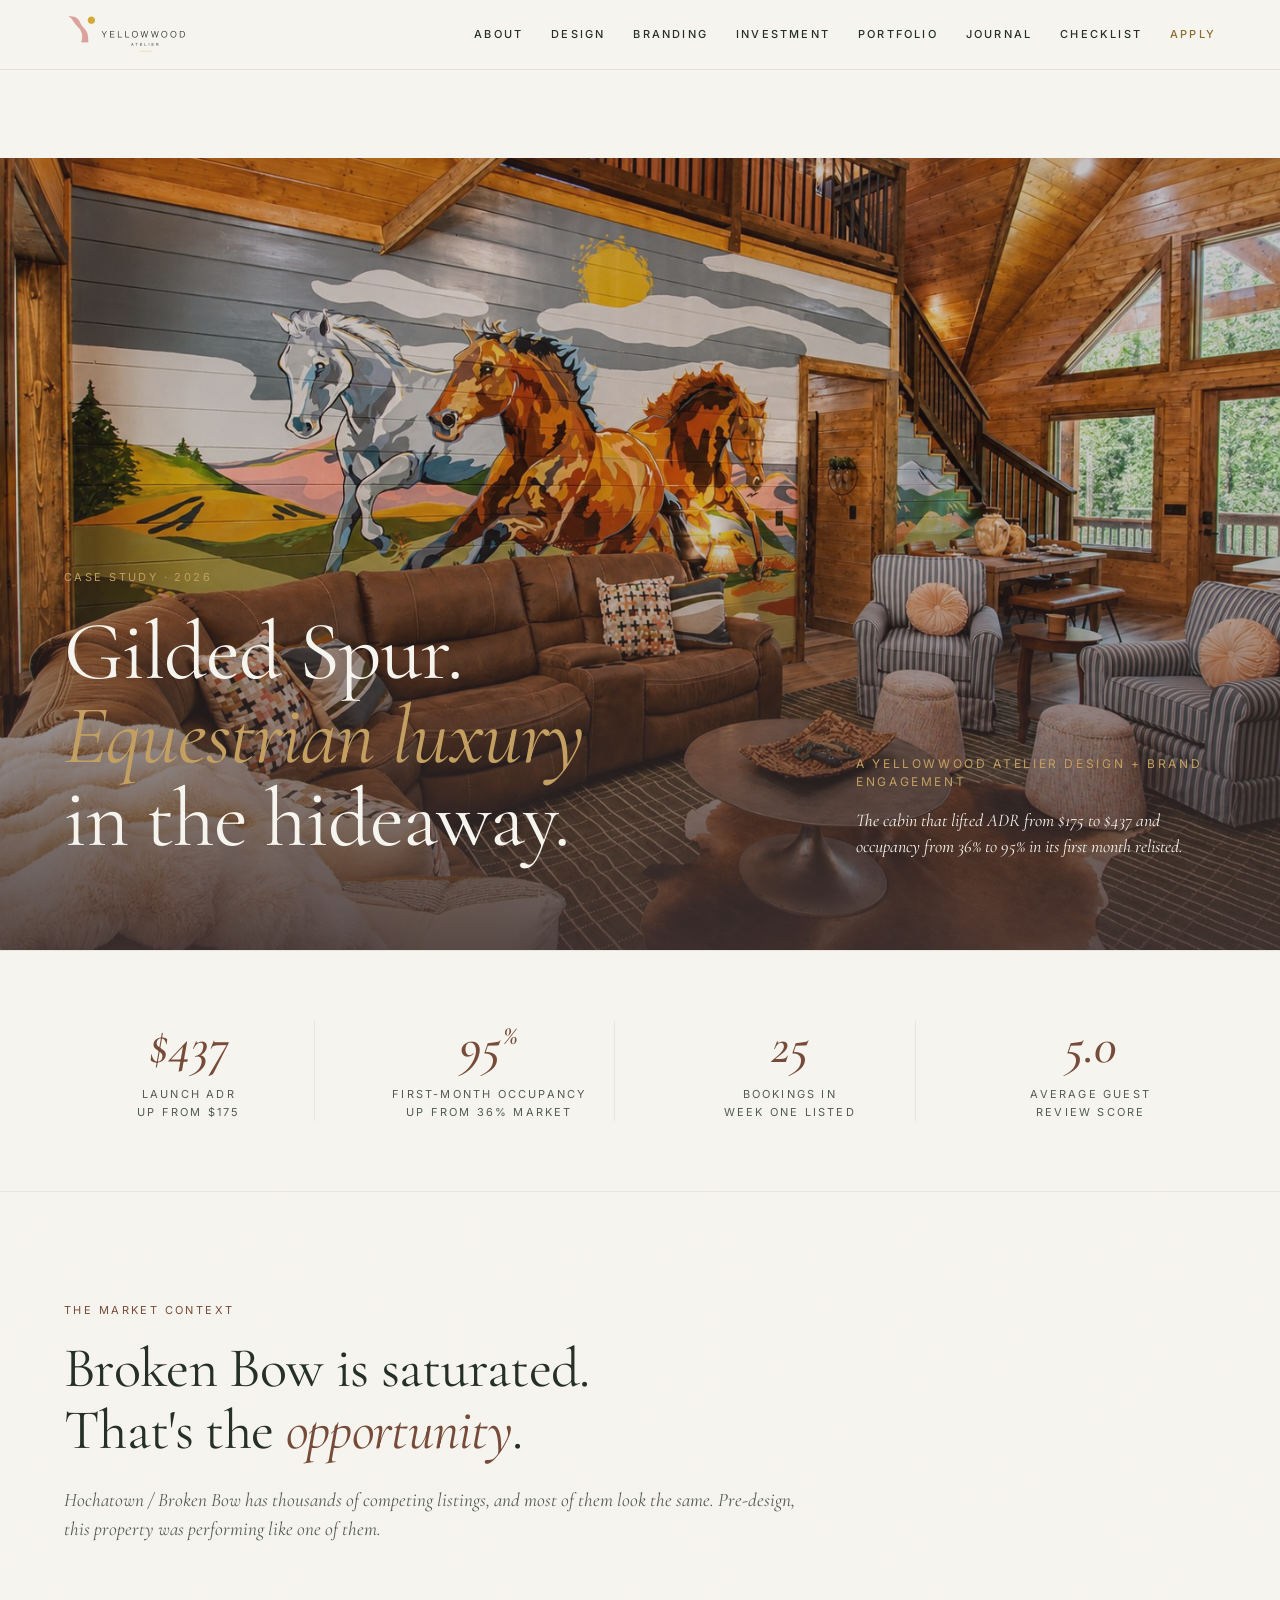
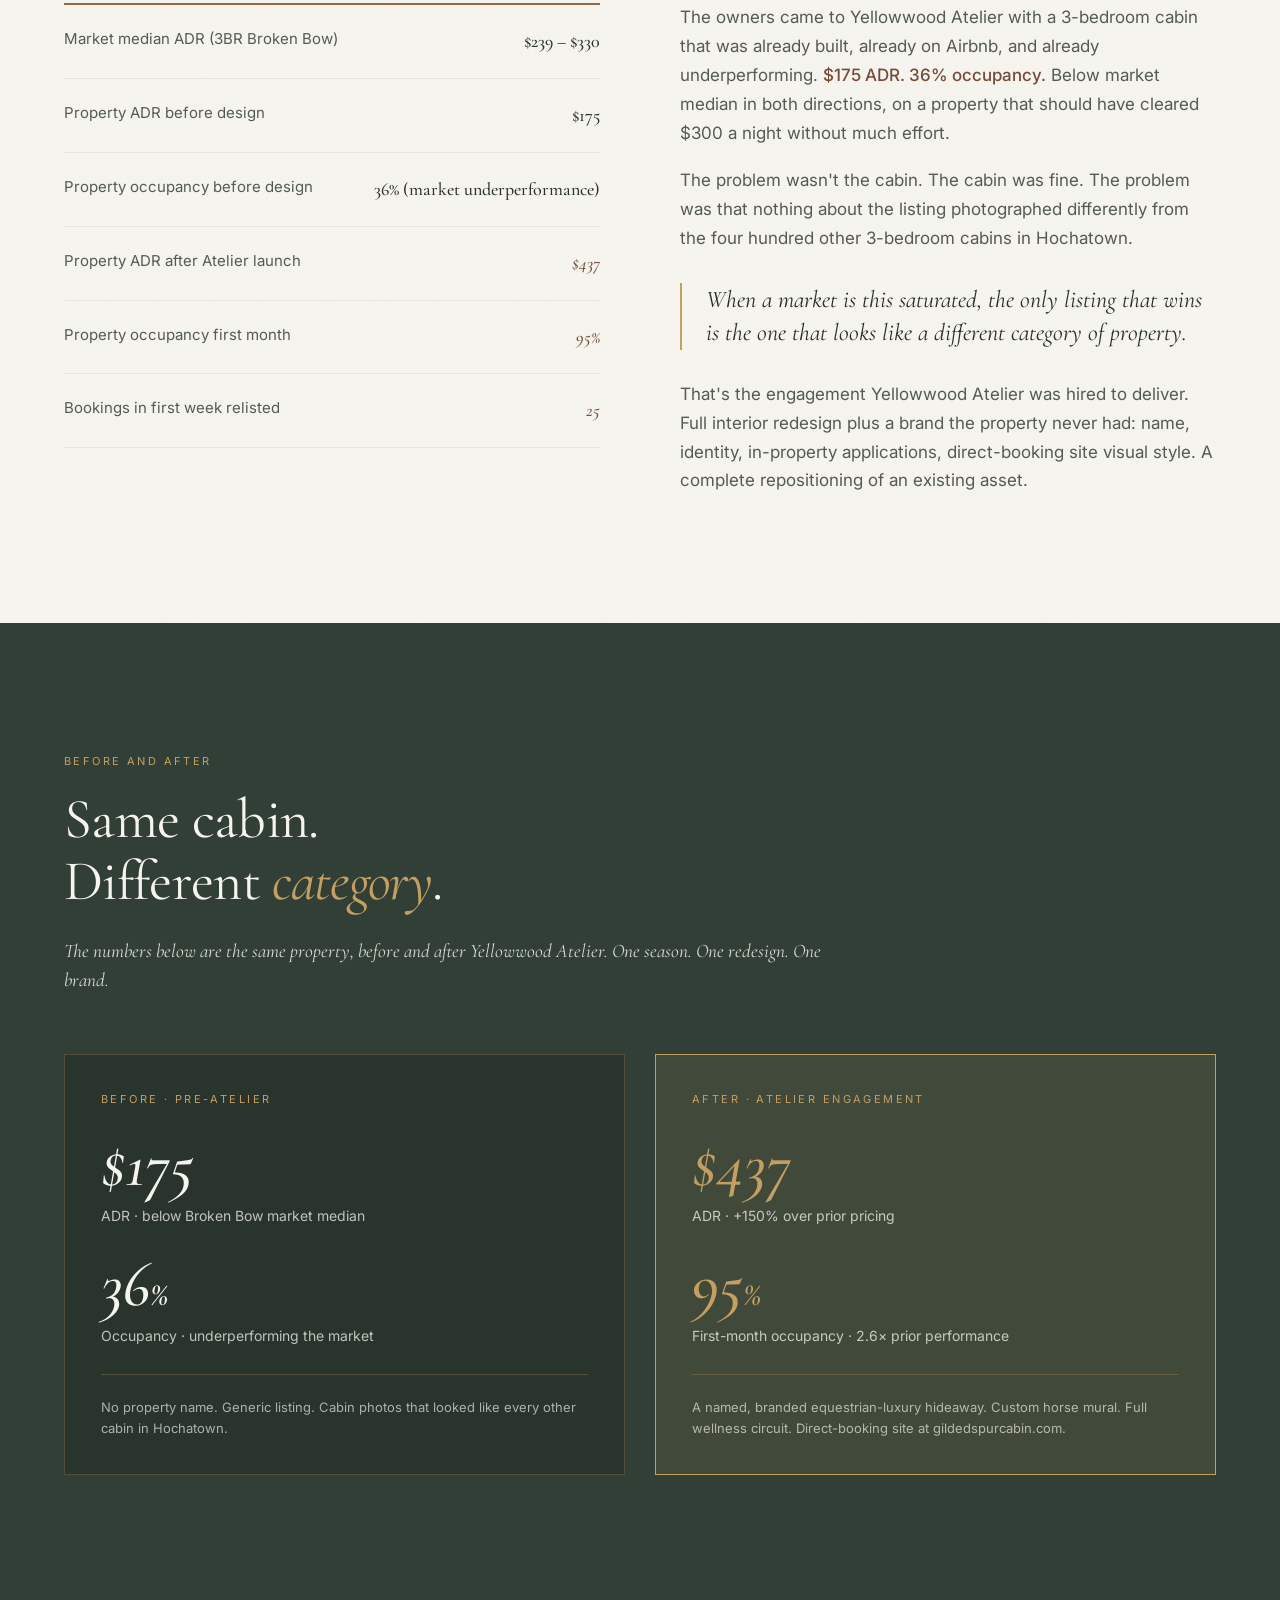
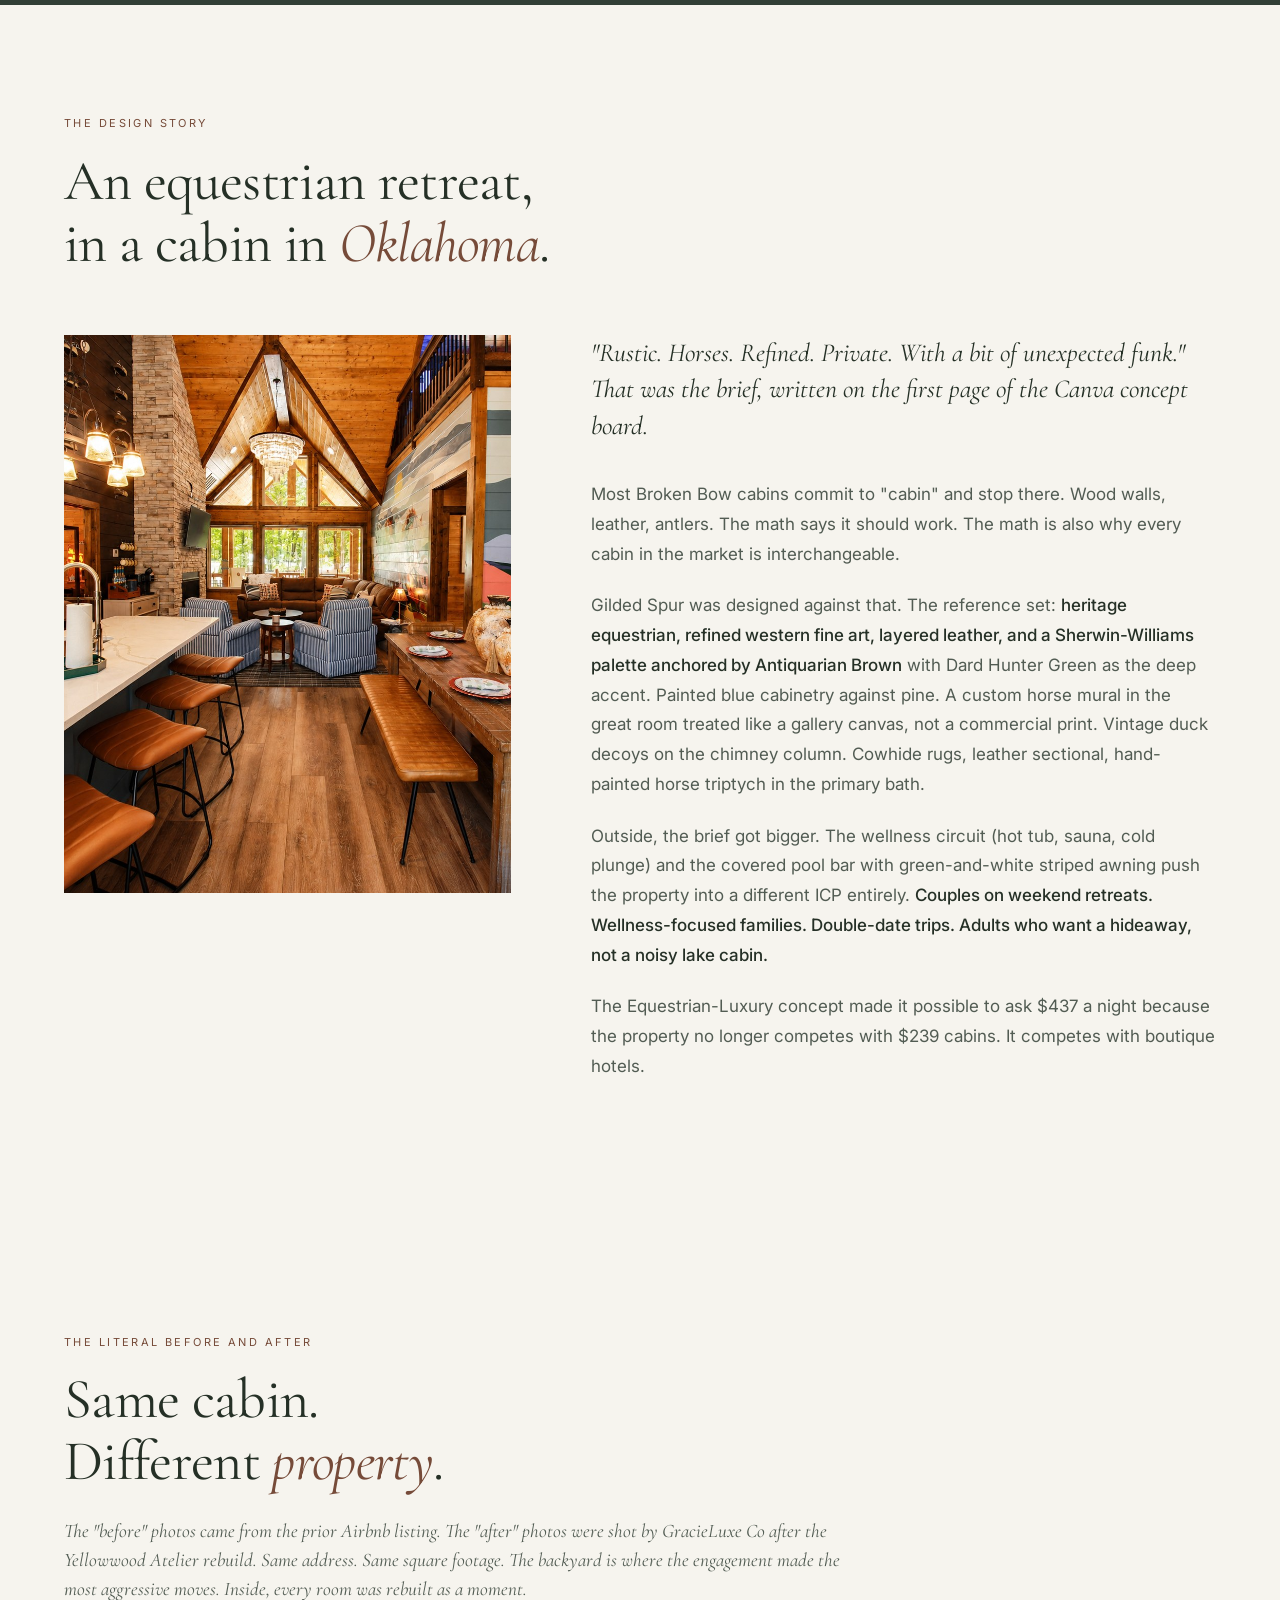
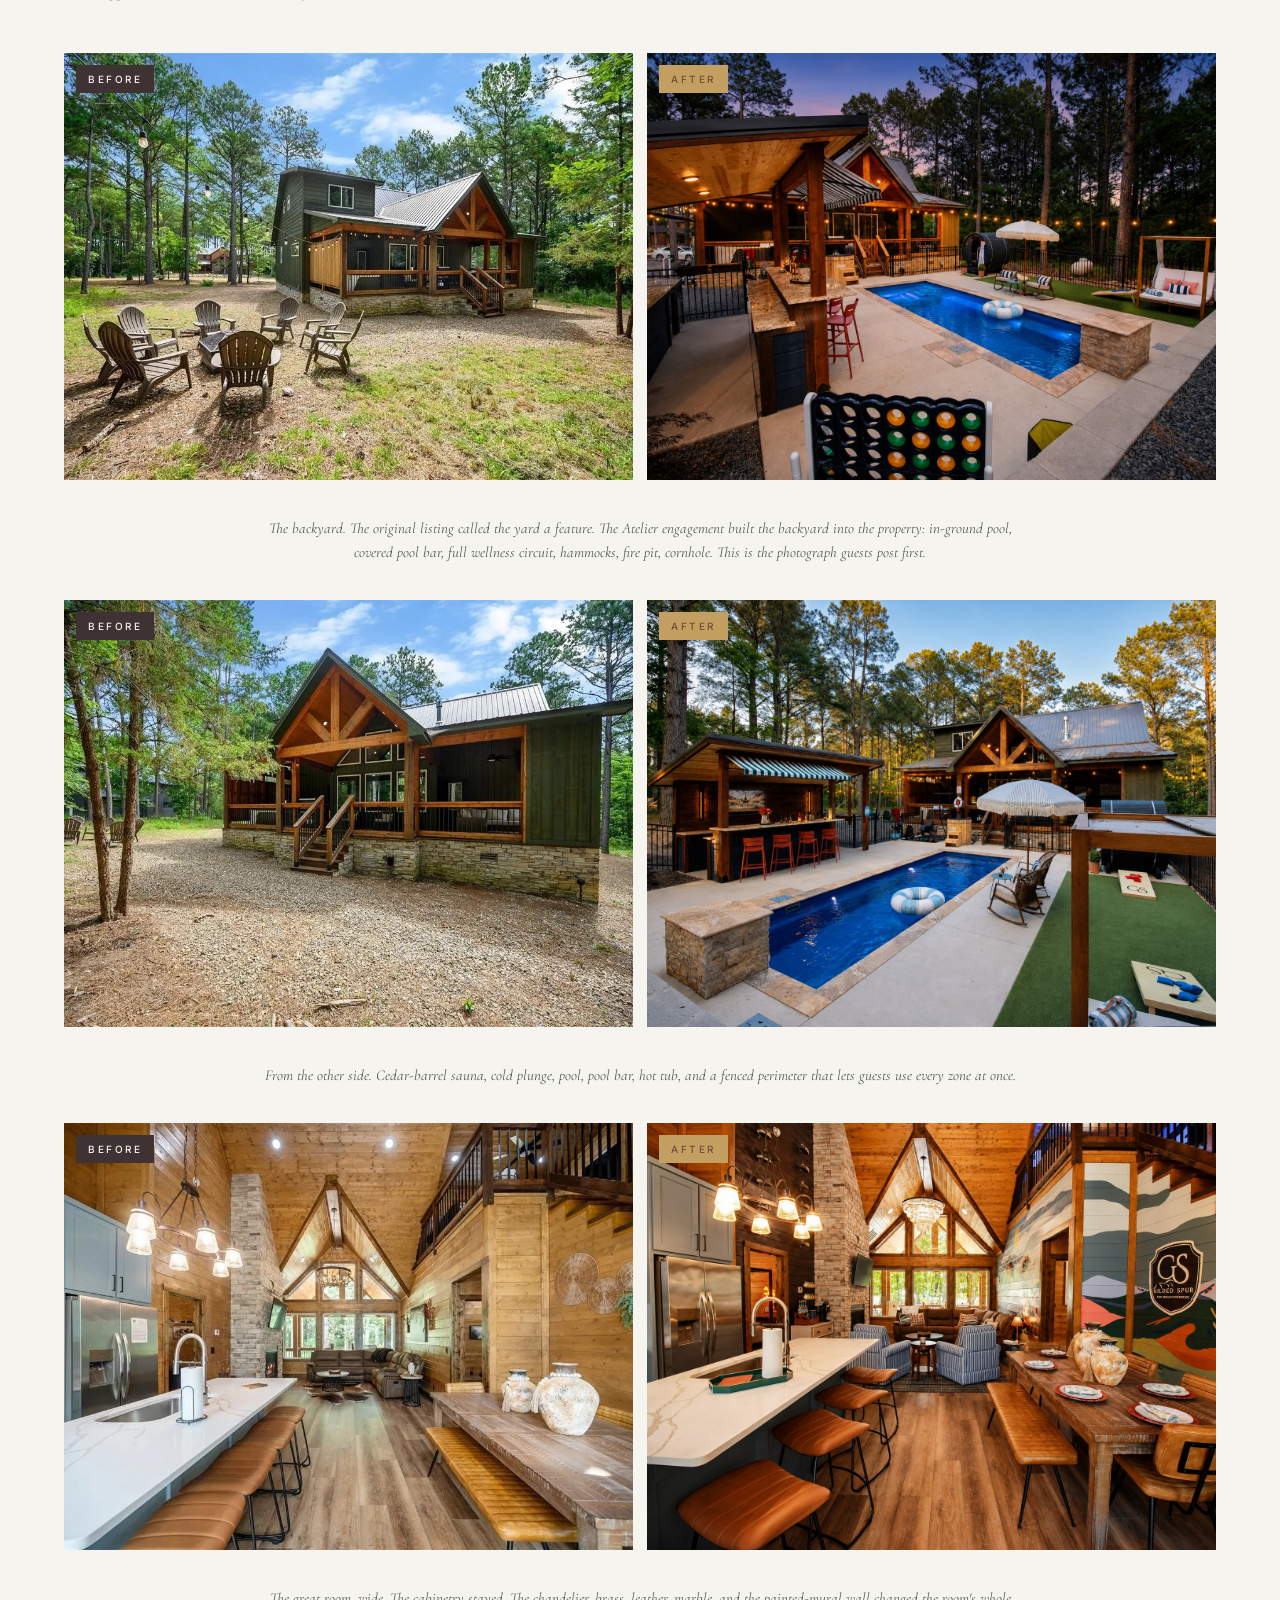
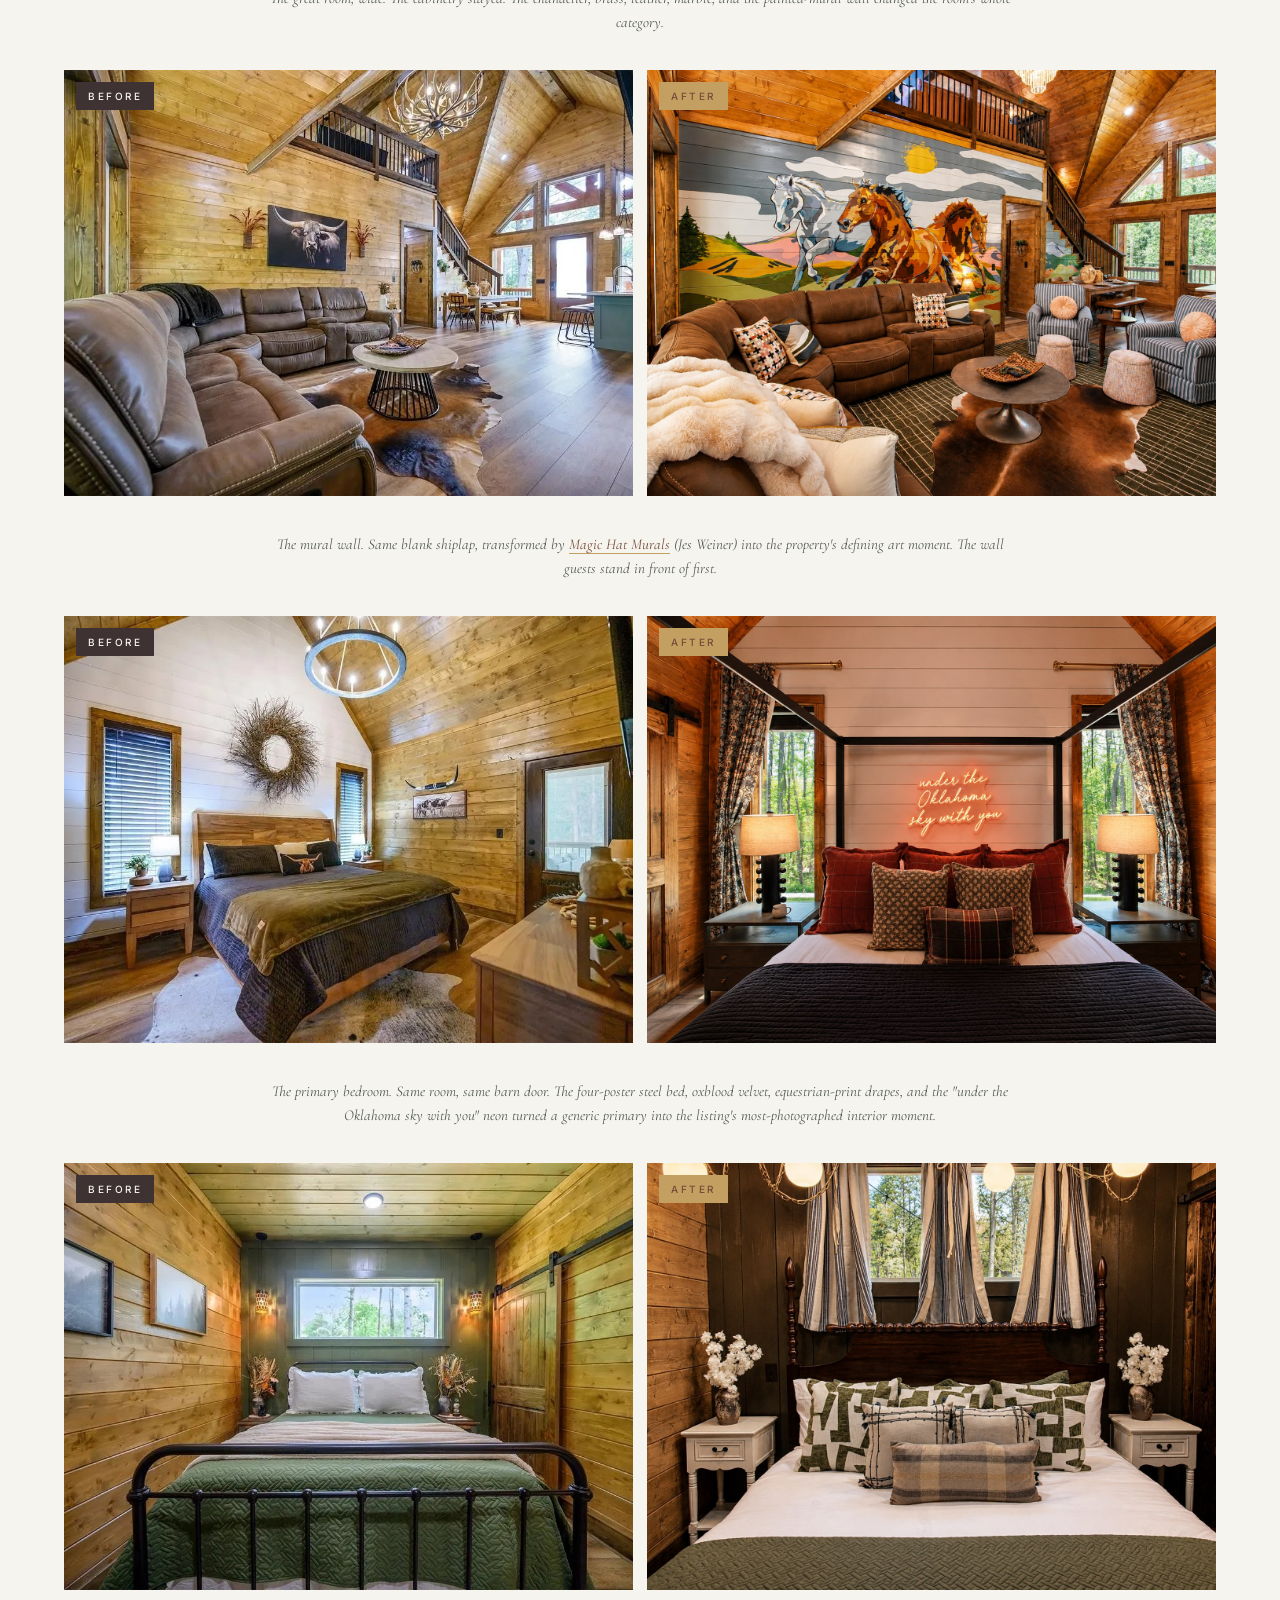
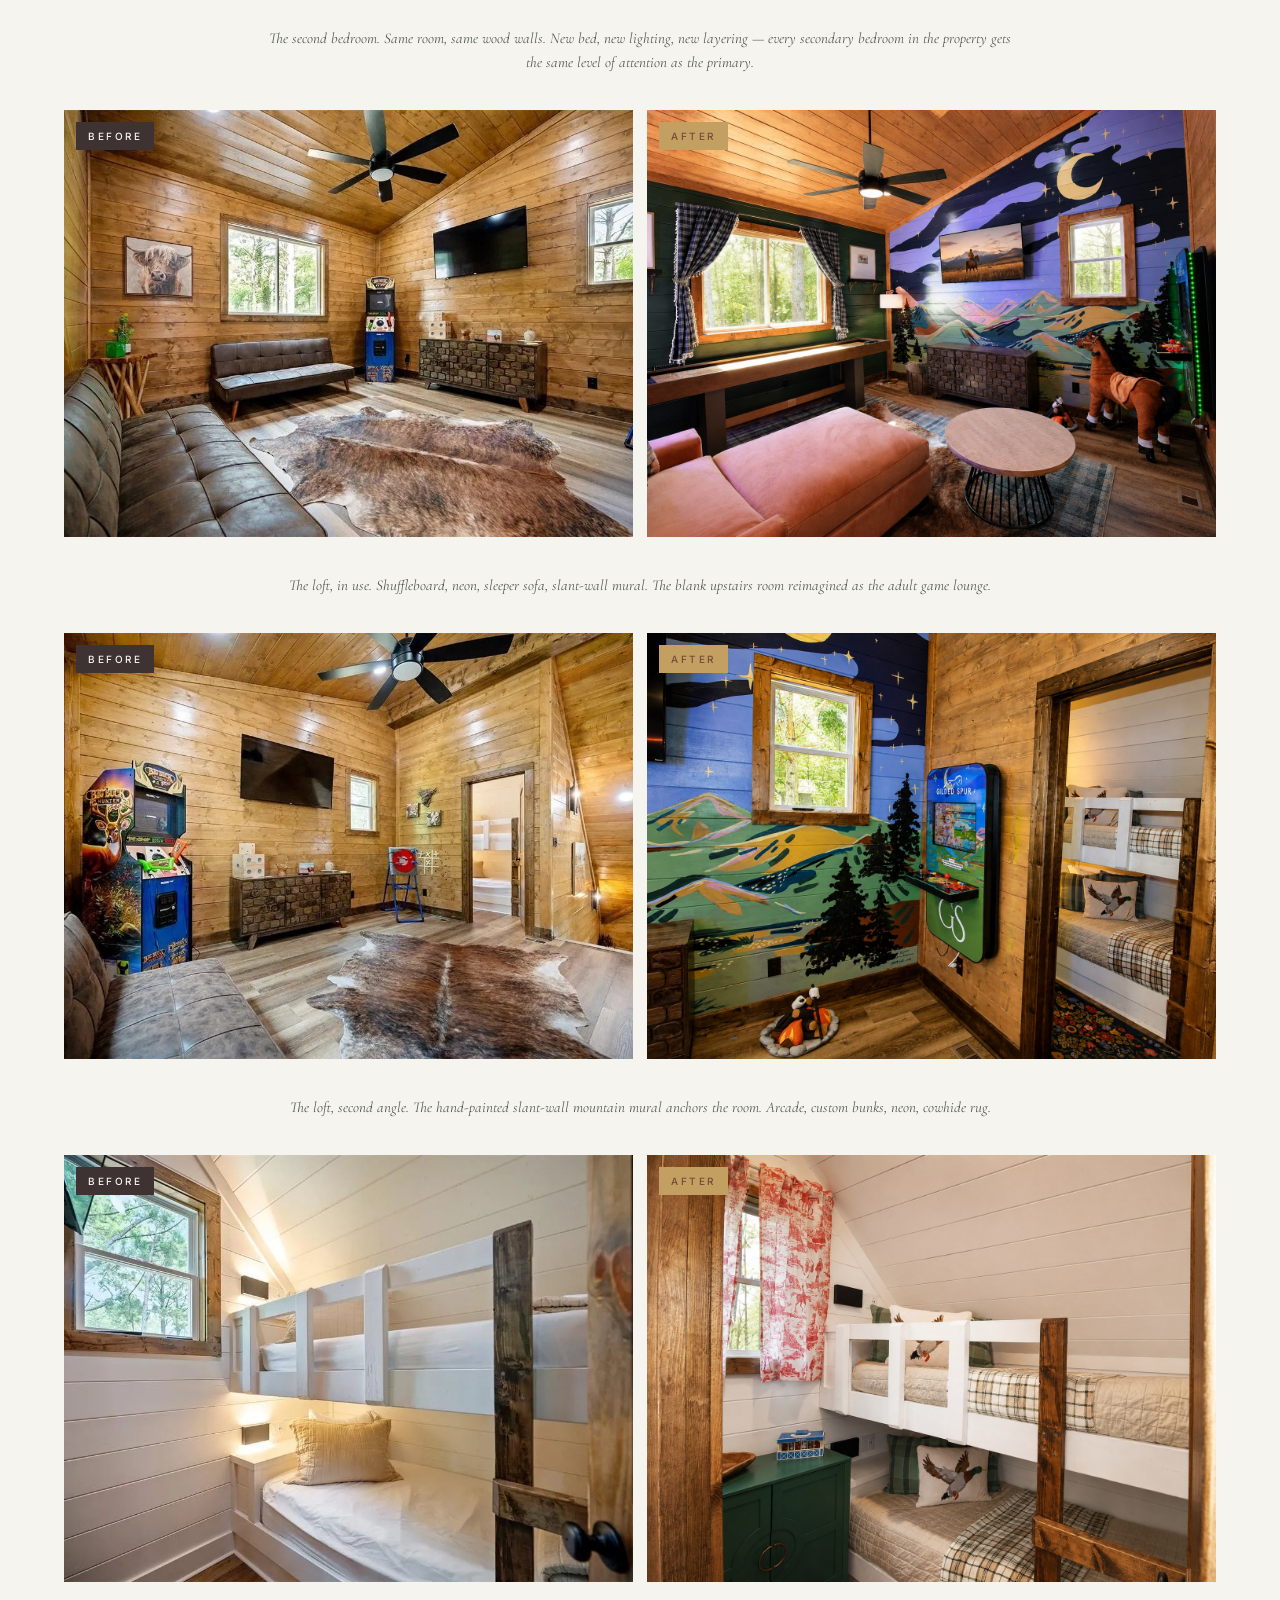
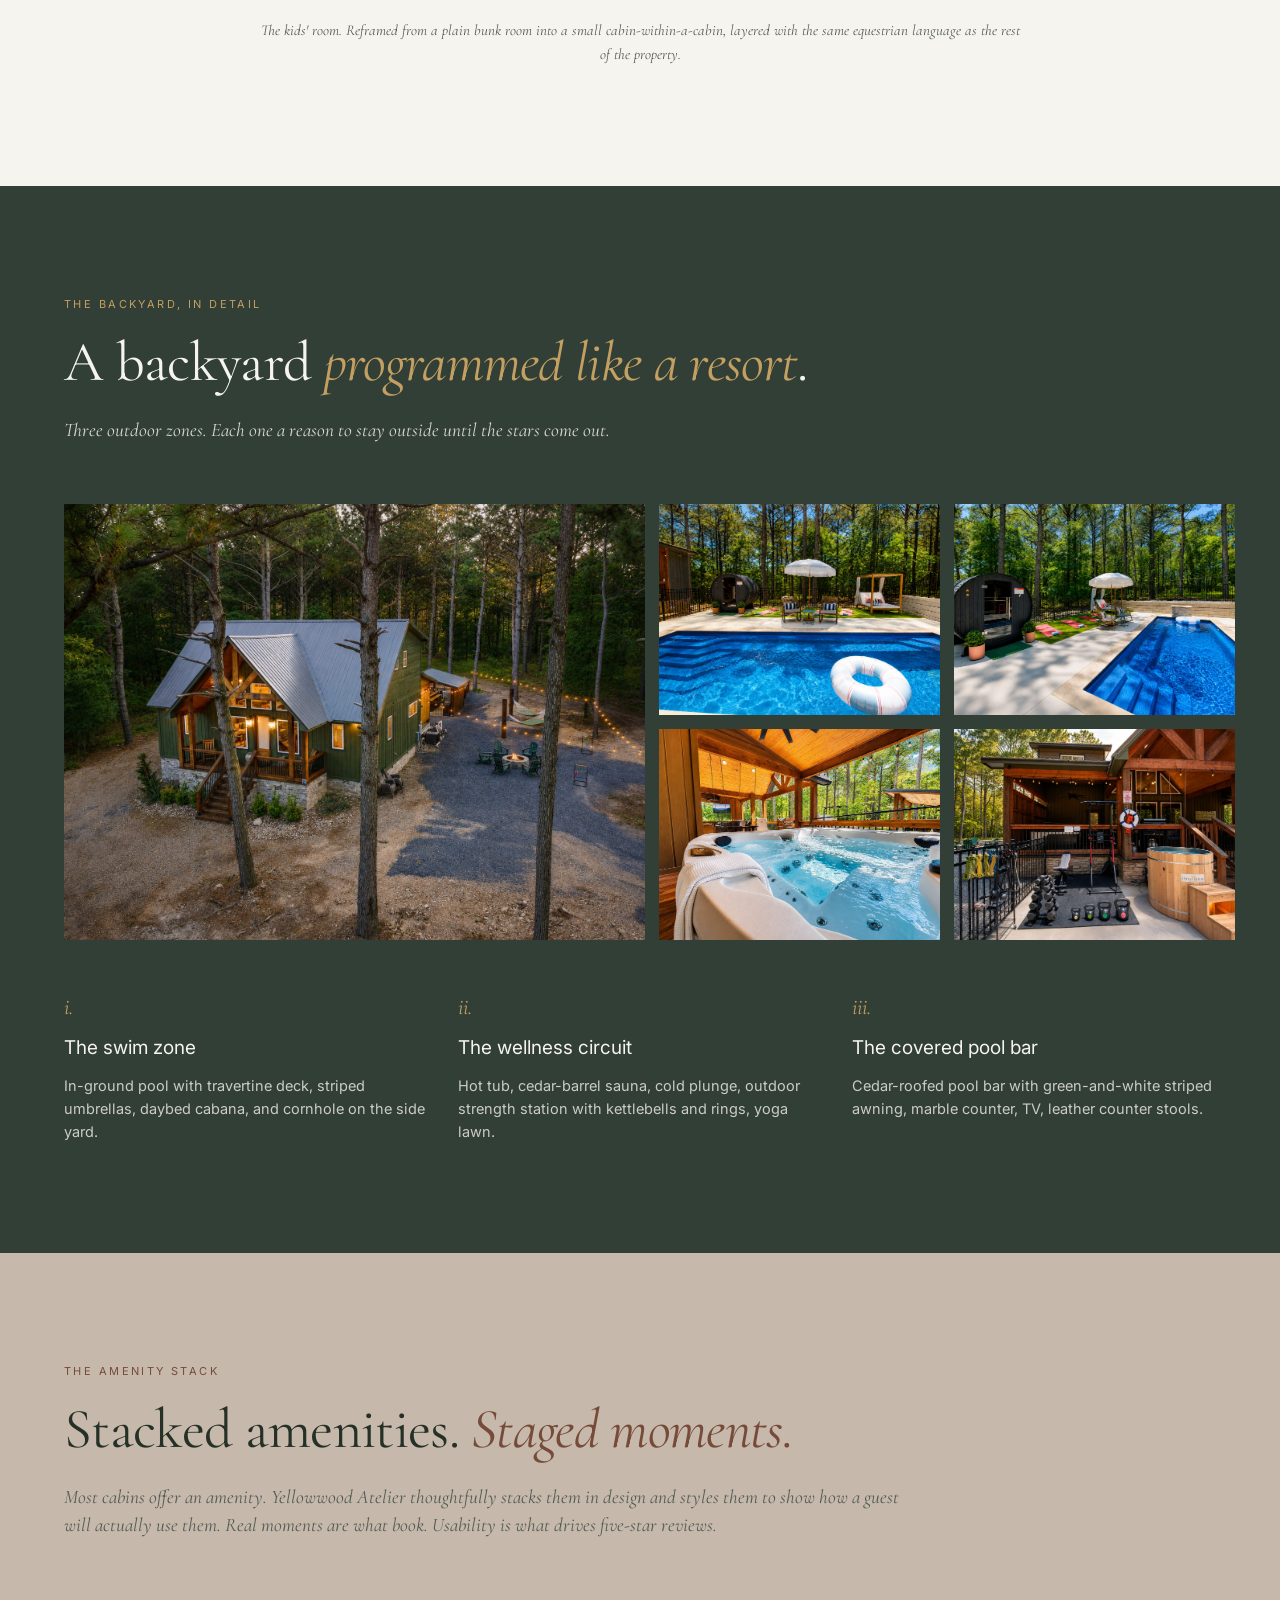
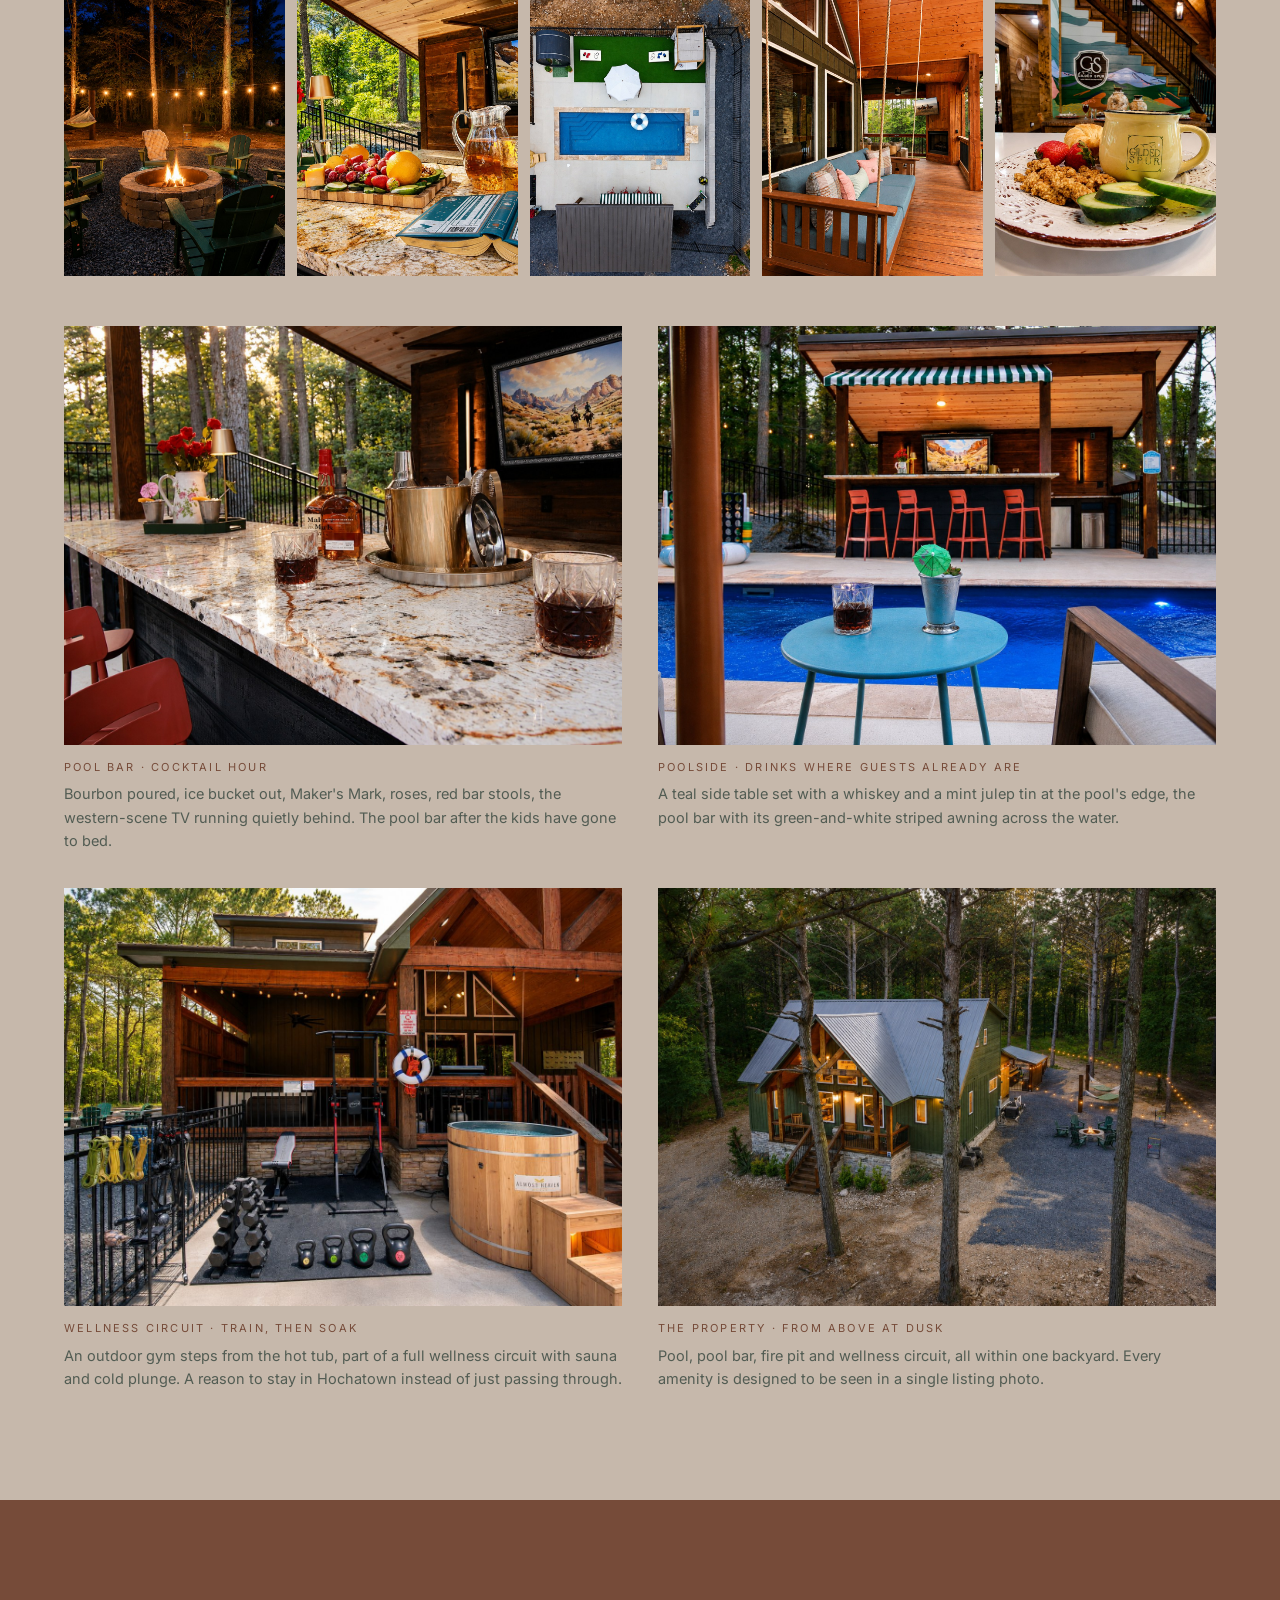
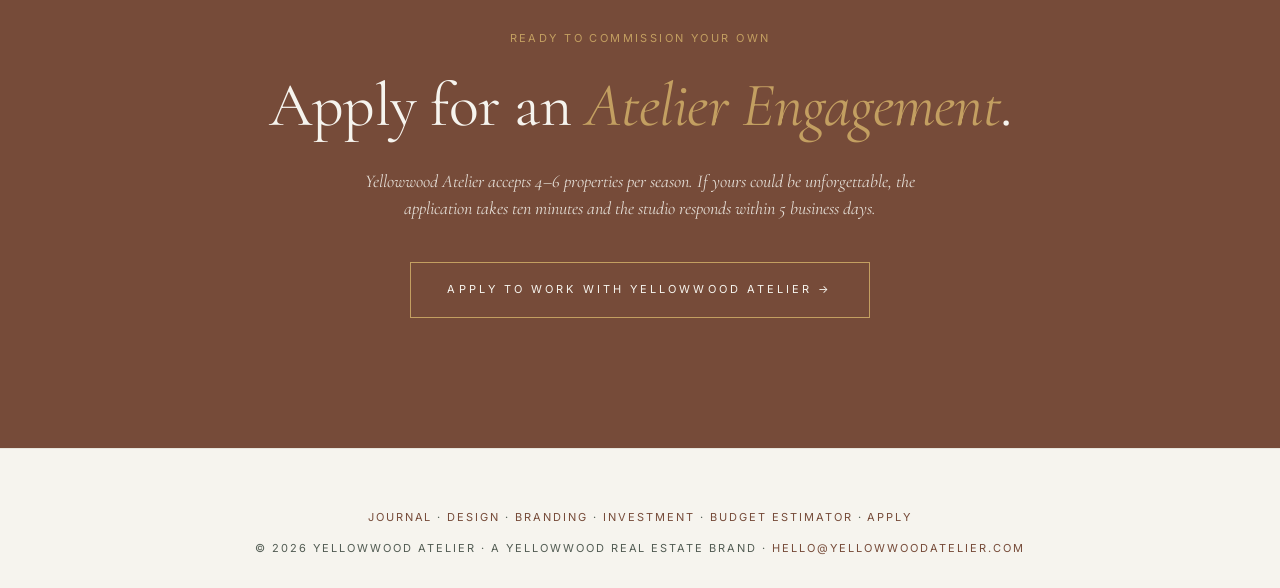
<file: portfolio/gilded-spur.html>
<!doctype html>
<html lang="en">
<head>
<meta charset="utf-8" />
<meta name="viewport" content="width=device-width, initial-scale=1" />

<title>Gilded Spur — Yellowwood Atelier Case Study | Equestrian-Luxury Cabin in Hochatown, OK</title>
<meta name="twitter:image" content="https://yellowwoodatelier.com/assets/og-card.jpg?v=2"/>

<meta name="description" content="A Yellowwood Atelier case study. Gilded Spur, the equestrian-luxury cabin in Hochatown / Broken Bow, OK that lifted ADR from $175 to $437 and occupancy from 36% to 95% in its first month relisted. Full design and brand engagement: interior, identity, hospitality details. 25 bookings in week one."/>
<meta name="keywords" content="gilded spur cabin hochatown, broken bow luxury airbnb design, equestrian str design case study, oklahoma vacation rental rebrand, ralph lauren cabin design, heritage equestrian cabin design, yellowwood atelier portfolio, wellness str design, hot tub sauna cold plunge airbnb"/>
<meta name="author" content="Tara Sprakel"/>
<link rel="canonical" href="https://yellowwoodatelier.com/portfolio/gilded-spur"/>

<meta property="og:title" content="Gilded Spur — A Yellowwood Atelier Case Study"/>
<meta property="og:description" content="The equestrian-luxury cabin that lifted ADR by 150% and occupancy from 36% to 95% in its first month relisted. 25 bookings in week one."/>
<meta property="og:type" content="article"/>
<meta property="og:image" content="https://yellowwoodatelier.com/assets/og-card.jpg?v=2"/>
<meta property="og:url" content="https://yellowwoodatelier.com/portfolio/gilded-spur"/>
<meta property="article:author" content="Tara Sprakel"/>
<meta property="article:section" content="Case Study"/>

<script type="application/ld+json">
{
  "@context": "https://schema.org",
  "@graph": [
    {
      "@type": "Article",
      "@id": "https://yellowwoodatelier.com/portfolio/gilded-spur#article",
      "headline": "Gilded Spur — A Yellowwood Atelier Case Study",
      "description": "An equestrian-luxury short-term rental in Hochatown, OK that lifted ADR from $175 to $437 and occupancy from 36% to 95% in its first month relisted under Yellowwood Atelier design and brand.",
      "datePublished": "2026-06-03",
      "author": { "@type": "Person", "name": "Tara Sprakel", "jobTitle": "Founder & Principal Designer" },
      "publisher": { "@type": "Organization", "name": "Yellowwood Atelier" },
      "mainEntityOfPage": "https://yellowwoodatelier.com/portfolio/gilded-spur",
      "image": "https://yellowwoodatelier.com/portfolio/gilded-spur-hero.jpg",
      "articleSection": "Case Study"
    },
    {
      "@type": "LodgingBusiness",
      "@id": "https://yellowwoodatelier.com/portfolio/gilded-spur#property",
      "name": "Gilded Spur",
      "description": "Equestrian-luxury short-term rental cabin in Hochatown, Oklahoma. Designed and branded by Yellowwood Atelier. 3 bedrooms, 2 baths, sleeps 8. Full wellness circuit (hot tub, sauna, cold plunge), pool, pool bar, custom murals, game room, fire pit.",
      "url": "https://www.gildedspurcabin.com",
      "address": {
        "@type": "PostalAddress",
        "streetAddress": "159 Watson Run",
        "addressLocality": "Hochatown",
        "addressRegion": "OK",
        "postalCode": "74728",
        "addressCountry": "US"
      },
      "numberOfRooms": 3,
      "petsAllowed": false,
      "amenityFeature": [
        { "@type": "LocationFeatureSpecification", "name": "Pool" },
        { "@type": "LocationFeatureSpecification", "name": "Hot tub" },
        { "@type": "LocationFeatureSpecification", "name": "Sauna" },
        { "@type": "LocationFeatureSpecification", "name": "Cold plunge" },
        { "@type": "LocationFeatureSpecification", "name": "Outdoor wellness circuit" },
        { "@type": "LocationFeatureSpecification", "name": "Game room" },
        { "@type": "LocationFeatureSpecification", "name": "Pool bar" },
        { "@type": "LocationFeatureSpecification", "name": "Fire pit" },
        { "@type": "LocationFeatureSpecification", "name": "Custom horse mural" }
      ],
      "aggregateRating": {
        "@type": "AggregateRating",
        "ratingValue": "5.0",
        "reviewCount": "2",
        "bestRating": "5",
        "worstRating": "1"
      },
      "review": [
        {
          "@type": "Review",
          "reviewRating": { "@type": "Rating", "ratingValue": "5", "bestRating": "5" },
          "author": { "@type": "Person", "name": "Guest, May 2026" },
          "reviewBody": "We had an amazing stay at Gilded Spur. The cabin was beautiful, with large windows and stunning views. It had everything needed to relax and recharge: pool, hot tub, sauna, and cold plunge. The kids especially loved the game room and bunk beds. We stayed for 3 nights and never felt the need to leave the cabin!"
        },
        {
          "@type": "Review",
          "reviewRating": { "@type": "Rating", "ratingValue": "5", "bestRating": "5" },
          "author": { "@type": "Person", "name": "Guest, May 2026" },
          "reviewBody": "We had an amazing stay! The cabin was beautiful, very clean, and had everything we needed. The hot tub and pool were fantastic, and our kids absolutely loved all the games and activities. We even brought our 2-month-old baby, and the cabin had a pack-and-play available, which was such a thoughtful touch."
        }
      ]
    }
  ]
}
</script>

<link rel="preconnect" href="https://fonts.googleapis.com">
<link rel="preconnect" href="https://fonts.gstatic.com" crossorigin>
<link href="https://fonts.googleapis.com/css2?family=Cormorant+Garamond:ital,wght@0,400;0,500;1,400;1,500&family=Inter:wght@300;400;500&display=swap" rel="stylesheet">

<style>
:root {
  --forest: #253026;
  --bone: #F6F4EE;
  --gold: #D4A937;
  --clay: #DBA39D;
  --sage: #69715E;
  --mist: #A7B6C2;
  --ink: #1A1D1B;
  --gray: #525C53;
  --rule: #E8E5DC;

  /* Gilded Spur property palette (Sherwin-Williams calibrated) */
  --gs-rookwood: #764B39;
  --gs-antiquarian: #8D6949;
  --gs-alchemy: #C39F61;
  --gs-dard: #323F36;
  --gs-pale-moss: #D5C89C;
  --gs-soft-fawn: #937D68;
  --gs-cool-beige: #C6B8AB;
  --gs-black-bean: #3E3232;

  --font-sans: 'Inter', -apple-system, BlinkMacSystemFont, sans-serif;
  --font-serif: 'Cormorant Garamond', Georgia, serif;
  --container: 1320px;
  --gutter: 5vw;

  --linen: url("data:image/svg+xml;utf8,<svg xmlns='http://www.w3.org/2000/svg' width='220' height='220'><filter id='n'><feTurbulence type='fractalNoise' baseFrequency='0.85' numOctaves='2' stitchTiles='stitch'/><feColorMatrix values='0 0 0 0 0.85  0 0 0 0 0.82  0 0 0 0 0.75  0 0 0 0.06 0'/></filter><rect width='220' height='220' filter='url(%23n)' opacity='0.55'/></svg>");
}
* { margin: 0; padding: 0; box-sizing: border-box; }
html { scroll-behavior: smooth; }
body {
  font-family: var(--font-sans);
  font-weight: 400; font-size: 16px; line-height: 1.6;
  color: var(--forest); background: var(--bone);
  -webkit-font-smoothing: antialiased;
  overflow-x: hidden;
}
img, video { max-width: 100%; display: block; }
a { color: inherit; text-decoration: none; }

.eyebrow {
  font-family: var(--font-sans); font-weight: 400;
  font-size: 11px; letter-spacing: 0.22em;
  text-transform: uppercase; color: var(--gs-alchemy);
}

/* Readability protection — gold/alchemy text fails on light backgrounds. */
.stat-bar .eyebrow,
.market .eyebrow,
.before-after .eyebrow,
.gallery .eyebrow,
.reviews .eyebrow,
.next .eyebrow { color: var(--gs-rookwood); }

/* === NAV === */
nav {
  position: fixed; top: 0; left: 0; right: 0; z-index: 50;
  padding: 22px var(--gutter);
  display: flex; justify-content: space-between; align-items: center;
  background: var(--bone); border-bottom: 1px solid var(--rule);
}
nav .logo-img { height: 44px; width: auto; }
nav ul {
  list-style: none; display: flex; gap: 34px;
  font-size: 11px; letter-spacing: 0.22em;
  text-transform: uppercase; font-weight: 400;
}
nav ul a:hover { color: var(--gs-antiquarian); transition: color .3s; }
@media (max-width: 900px) { nav ul { display: none; } }

/* === HERO === */
.hero {
  position: relative;
  min-height: 88vh;
  margin-top: 88px;
  background: var(--gs-black-bean);
  overflow: hidden;
  color: var(--bone);
  display: flex;
  align-items: flex-end;
}
.hero-image {
  position: absolute; inset: 0; z-index: 1;
  background-image: url('../assets/gilded-spur_horse-mural-magic-hat-murals_hochatown-ok.jpg');
  background-size: cover;
  background-position: center;
}
.hero-image-placeholder {
  position: absolute; inset: 0; z-index: 0;
  background: linear-gradient(135deg, var(--gs-antiquarian) 0%, var(--gs-rookwood) 60%, var(--gs-black-bean) 100%);
  display: flex; align-items: center; justify-content: center;
  color: rgba(246,244,238,0.45); font-size: 14px; letter-spacing: 0.2em; text-transform: uppercase;
}
.hero-overlay {
  position: absolute; inset: 0; z-index: 2;
  background: linear-gradient(180deg, rgba(62,50,50,0.30) 0%, rgba(62,50,50,0.20) 40%, rgba(62,50,50,0.85) 100%);
}
.hero-content {
  position: relative; z-index: 5;
  padding: 70px var(--gutter) 90px;
  max-width: var(--container); margin: 0 auto;
  width: 100%;
  display: grid; grid-template-columns: 1.4fr 1fr; gap: 60px; align-items: end;
}
.hero-content .eyebrow { color: var(--gs-alchemy); margin-bottom: 24px; display: block; }
.hero h1 {
  font-family: var(--font-sans); font-weight: 300;
  font-size: clamp(48px, 6.5vw, 88px);
  line-height: 1.0; letter-spacing: -0.01em;
  color: var(--bone);
}
.hero h1 em {
  font-family: var(--font-serif); font-style: italic;
  font-weight: 400; color: var(--gs-alchemy);
}
.hero-meta {
  align-self: end; justify-self: end; max-width: 360px;
  font-family: var(--font-serif); font-style: italic;
  font-size: clamp(17px, 1.4vw, 22px); line-height: 1.45; color: var(--bone);
}
.hero-meta .hero-tagline { color: var(--gs-alchemy); margin-bottom: 18px; font-size: 12px; letter-spacing: 0.22em; text-transform: uppercase; font-style: normal; font-family: var(--font-sans); }
@media (max-width: 900px) {
  .hero-content { grid-template-columns: 1fr; gap: 24px; }
  .hero-meta { justify-self: start; }
}

/* === STAT BAR === */
.stat-bar {
  background: var(--bone);
  border-top: 1px solid var(--rule);
  border-bottom: 1px solid var(--rule);
  padding: 70px var(--gutter);
}
.stat-bar-grid {
  max-width: var(--container); margin: 0 auto;
  display: grid; grid-template-columns: repeat(4, 1fr); gap: 50px;
}
.stat {
  text-align: center;
  border-right: 1px solid var(--rule);
  padding: 0 20px;
}
.stat:last-child { border-right: none; }
.stat-num {
  font-family: var(--font-serif); font-style: italic;
  font-weight: 500; font-size: clamp(40px, 4vw, 56px);
  color: var(--gs-rookwood); line-height: 1;
}
.stat-num .small { font-size: 0.55em; vertical-align: top; margin-left: 2px; }
.stat-lbl {
  font-size: 11px; letter-spacing: 0.20em;
  text-transform: uppercase; color: var(--gray);
  margin-top: 14px;
}
@media (max-width: 900px) {
  .stat-bar-grid { grid-template-columns: repeat(2, 1fr); gap: 30px; }
  .stat { border-right: none; border-bottom: 1px solid var(--rule); padding-bottom: 20px; }
}

/* === GENERAL SECTIONS === */
section { padding: 110px var(--gutter); }
.section-inner { max-width: var(--container); margin: 0 auto; }
.section-head { max-width: 760px; margin-bottom: 60px; }
.section-head .eyebrow { display: block; margin-bottom: 18px; color: var(--gs-rookwood); }
.section-head h2 {
  font-family: var(--font-sans); font-weight: 300;
  font-size: clamp(36px, 4.4vw, 60px);
  line-height: 1.1; color: var(--forest);
}
.section-head h2 em {
  font-family: var(--font-serif); font-style: italic; font-weight: 400;
  color: var(--gs-rookwood);
}
.section-head p {
  font-family: var(--font-serif); font-style: italic;
  font-size: clamp(18px, 1.5vw, 22px); line-height: 1.5;
  color: var(--gray); margin-top: 24px;
}

/* === MARKET CONTEXT === */
.market {
  background: var(--bone);
  background-image: var(--linen);
  background-size: 220px 220px;
}
.market-grid {
  display: grid; grid-template-columns: 1fr 1fr; gap: 80px;
  align-items: start;
}
.market-table {
  border-top: 2px solid var(--gs-antiquarian);
}
.market-table dl { display: grid; grid-template-columns: 1fr auto; }
.market-table dt, .market-table dd {
  padding: 22px 0;
  border-bottom: 1px solid var(--rule);
  font-size: 15px;
}
.market-table dt { color: var(--gray); }
.market-table dd {
  text-align: right; font-weight: 500; color: var(--forest);
  font-family: var(--font-serif); font-size: 18px;
}
.market-table dd.gs { color: var(--gs-rookwood); font-style: italic; }
.market-text p { margin-bottom: 18px; font-size: 17px; line-height: 1.7; color: var(--gray); }
.market-text p strong { color: var(--gs-rookwood); font-weight: 500; }
.market-text .pullquote {
  font-family: var(--font-serif); font-style: italic;
  font-size: 24px; line-height: 1.4; color: var(--forest);
  border-left: 2px solid var(--gs-alchemy);
  padding-left: 24px; margin: 30px 0;
}
@media (max-width: 900px) { .market-grid { grid-template-columns: 1fr; gap: 50px; } }

/* === BEFORE/AFTER === */
.before-after {
  background: var(--gs-dard);
  color: var(--bone);
  padding: 130px var(--gutter);
}
.before-after .section-head h2 { color: var(--bone); }
.before-after .section-head h2 em { color: var(--gs-alchemy); }
.before-after .section-head .eyebrow { color: var(--gs-alchemy); }
.before-after .section-head p { color: rgba(246,244,238,0.85); }
.ba-grid {
  display: grid; grid-template-columns: 1fr 1fr; gap: 30px;
  margin-top: 30px;
}
.ba-card { background: rgba(0,0,0,0.18); padding: 36px; border: 1px solid rgba(195,159,97,0.25); }
.ba-card .ba-label {
  font-size: 11px; letter-spacing: 0.22em; text-transform: uppercase;
  color: var(--gs-alchemy); margin-bottom: 24px;
}
.ba-card .ba-num {
  font-family: var(--font-serif); font-style: italic;
  font-weight: 500; font-size: 64px;
  color: var(--bone); line-height: 1; margin-bottom: 8px;
}
.ba-card .ba-sub { font-size: 14px; color: rgba(246,244,238,0.75); margin-bottom: 26px; }
.ba-card .ba-meta {
  font-size: 13px; line-height: 1.6;
  color: rgba(246,244,238,0.65);
  border-top: 1px solid rgba(195,159,97,0.25);
  padding-top: 22px;
}
.ba-card.after { background: rgba(195,159,97,0.10); border-color: var(--gs-alchemy); }
.ba-card.after .ba-num { color: var(--gs-alchemy); }
@media (max-width: 900px) { .ba-grid { grid-template-columns: 1fr; } }

/* === BEFORE/AFTER PHOTO PAIRS === */
.ba-photos { background: var(--bone); padding: 120px var(--gutter); }
.ba-photos .section-head { max-width: 800px; margin-bottom: 50px; }
.ba-photos .section-head .eyebrow { color: var(--gs-rookwood); display: block; margin-bottom: 18px; }
.ba-pair { display: grid; grid-template-columns: 1fr 1fr; gap: 14px; margin: 36px auto; max-width: var(--container); }
.ba-pair figure { margin: 0; position: relative; }
.ba-pair img { width: 100%; aspect-ratio: 4/3; object-fit: cover; display: block; }
.ba-pair .label {
  position: absolute; top: 12px; left: 12px;
  background: var(--gs-black-bean); color: var(--bone);
  font-size: 10px; letter-spacing: 0.25em; text-transform: uppercase;
  padding: 6px 12px; font-weight: 500; z-index: 2;
}
.ba-pair .label.after { background: var(--gs-alchemy); color: var(--gs-rookwood); }
.ba-caption {
  margin: 14px auto 0; max-width: 760px;
  font-family: var(--font-serif); font-style: italic;
  font-size: 15px; color: var(--gray); text-align: center;
}
@media (max-width: 800px) { .ba-pair { grid-template-columns: 1fr; } }

/* === DESIGN STORY === */
.design-story { background: var(--bone); }
.design-grid {
  display: grid; grid-template-columns: 1fr 1.4fr; gap: 80px; align-items: start;
}
.design-image {
  aspect-ratio: 4/5;
  background: var(--gs-soft-fawn);
  background-image: url('../assets/gilded-spur_great-room-mural.jpg');
  background-size: cover; background-position: center;
}
.design-text p { font-size: 17px; line-height: 1.75; color: var(--gray); margin-bottom: 22px; }
.design-text p strong { color: var(--forest); font-weight: 500; }
.design-text .standfirst {
  font-family: var(--font-serif); font-style: italic;
  font-size: 26px; line-height: 1.4; color: var(--forest);
  margin-bottom: 36px;
}
@media (max-width: 900px) { .design-grid { grid-template-columns: 1fr; gap: 40px; } .design-image { aspect-ratio: 3/2; } }

/* === FEATURES === */
.features { background: var(--gs-pale-moss); }
.features-grid {
  display: grid; grid-template-columns: repeat(3, 1fr); gap: 36px;
}
.feature {
  background: var(--bone); padding: 36px 32px;
  border-top: 2px solid var(--gs-antiquarian);
}
.feature .num {
  font-family: var(--font-serif); font-style: italic;
  font-size: 22px; color: var(--gs-antiquarian); margin-bottom: 16px;
}
.feature h3 {
  font-family: var(--font-sans); font-weight: 400;
  font-size: 19px; color: var(--forest); margin-bottom: 12px; line-height: 1.3;
}
.feature p { font-size: 14.5px; line-height: 1.6; color: var(--gray); }
@media (max-width: 900px) { .features-grid { grid-template-columns: 1fr; } }

/* === GALLERY === */
.gallery { background: var(--bone); padding-bottom: 40px; }
.gallery-grid {
  display: grid; grid-template-columns: repeat(12, 1fr);
  gap: 14px; max-width: var(--container); margin: 0 auto;
}
.gallery-item {
  background: var(--gs-cool-beige);
  background-size: cover; background-position: center;
  aspect-ratio: 4/3;
  display: flex; align-items: center; justify-content: center;
  color: rgba(0,0,0,0.35);
  font-size: 11px; letter-spacing: 0.15em; text-transform: uppercase;
}
.g-1 { grid-column: span 6; aspect-ratio: 4/3;
       background-image: url('../assets/gilded-spur_living-room.jpg'); }
.g-2 { grid-column: span 6; aspect-ratio: 4/3;
       background-image: url('../assets/gilded-spur_kitchen.jpg'); }
.g-3 { grid-column: span 4; aspect-ratio: 4/5;
       background-image: url('../assets/gilded-spur_primary-bath.jpg'); }
.g-4 { grid-column: span 4; aspect-ratio: 4/5;
       background-image: url('../assets/gilded-spur_bunk-room.jpg'); }
.g-5 { grid-column: span 4; aspect-ratio: 4/5;
       background-image: url('../assets/gilded-spur_loft-game-room.jpg'); }
.g-6 { grid-column: span 8; aspect-ratio: 16/9;
       background-image: url('../assets/gilded-spur_pool-bar.jpg'); }
.g-7 { grid-column: span 4; aspect-ratio: 4/5;
       background-image: url('../assets/gilded-spur_wellness-circuit.jpg'); }
@media (max-width: 900px) {
  .gallery-grid { grid-template-columns: 1fr 1fr; gap: 10px; }
  .g-1,.g-2,.g-3,.g-4,.g-5,.g-6,.g-7 { grid-column: span 1; aspect-ratio: 1; }
}

/* === BRAND APPLIED === */
.brand-applied {
  background: var(--gs-antiquarian);
  color: var(--bone);
  padding: 120px var(--gutter);
}
.brand-applied .section-head h2 { color: var(--bone); }
.brand-applied .section-head h2 em { color: var(--gs-alchemy); }
.brand-applied .section-head .eyebrow { color: var(--gs-alchemy); }
.brand-applied .section-head p { color: rgba(246,244,238,0.85); }
.brand-applied-grid {
  display: grid; grid-template-columns: 1fr 1fr; gap: 40px;
  margin-top: 40px;
}
.brand-img-frame {
  background: var(--bone); padding: 20px;
}
.brand-img-frame img { width: 100%; display: block; }
.brand-img-frame .frame-cap {
  font-size: 11px; letter-spacing: 0.18em; text-transform: uppercase;
  color: var(--gs-rookwood); margin-top: 14px; padding: 0 4px;
}
@media (max-width: 900px) { .brand-applied-grid { grid-template-columns: 1fr; } }

/* === REVIEWS === */
.reviews { background: var(--bone); }
.review-grid {
  display: grid; grid-template-columns: 1fr 1fr; gap: 40px;
  margin-top: 30px;
}
.review-card {
  background: var(--gs-cool-beige); padding: 44px 40px;
  border-top: 2px solid var(--gs-antiquarian);
}
.review-card .stars { color: var(--gs-alchemy); letter-spacing: 4px; margin-bottom: 22px; }
.review-card blockquote {
  font-family: var(--font-serif); font-style: italic;
  font-size: 19px; line-height: 1.55; color: var(--forest);
  margin-bottom: 26px;
}
.review-card .review-meta {
  font-size: 11px; letter-spacing: 0.20em; text-transform: uppercase;
  color: var(--gs-rookwood);
  border-top: 1px solid rgba(141,105,73,0.30); padding-top: 18px;
}
@media (max-width: 900px) { .review-grid { grid-template-columns: 1fr; } }

/* === NEXT STEP === */
.next {
  background: var(--gs-rookwood);
  color: var(--bone);
  padding: 130px var(--gutter);
  text-align: center;
}
.next .eyebrow { color: var(--gs-alchemy); display: block; margin-bottom: 24px; }
.next h2 {
  font-family: var(--font-sans); font-weight: 300;
  font-size: clamp(38px, 5vw, 62px); line-height: 1.1; color: var(--bone);
  max-width: 760px; margin: 0 auto 28px;
}
.next h2 em { font-family: var(--font-serif); font-style: italic; color: var(--gs-alchemy); }
.next p {
  font-family: var(--font-serif); font-style: italic;
  font-size: clamp(18px, 1.4vw, 22px); line-height: 1.5; color: rgba(246,244,238,0.85);
  max-width: 600px; margin: 0 auto 40px;
}
.next .cta {
  display: inline-flex; align-items: center; gap: 12px;
  font-size: 11px; letter-spacing: 0.28em; text-transform: uppercase;
  color: var(--bone); padding: 18px 36px;
  border: 1px solid var(--gs-alchemy); transition: background .3s, color .3s;
}
.next .cta:hover { background: var(--gs-alchemy); color: var(--gs-rookwood); }

/* === FOOTER === */
footer {
  background: var(--bone); padding: 60px var(--gutter) 30px;
  border-top: 1px solid var(--rule);
  font-size: 11px; letter-spacing: 0.18em; text-transform: uppercase;
  color: var(--gray); text-align: center;
}
footer a { color: var(--gs-rookwood); }

/* Reveal anim */
.reveal { opacity: 0; transform: translateY(28px); transition: opacity 1s ease, transform 1s ease; }
.reveal.in { opacity: 1; transform: translateY(0); }
@media (prefers-reduced-motion: reduce) { *, *::before, *::after { animation: none !important; transition: none !important; } }
</style>
<style id="yw-nav-css">
.yw-nav{position:sticky;top:0;left:0;right:0;z-index:1000;display:flex;align-items:center;justify-content:space-between;gap:20px;padding:12px 5vw;margin:0;min-height:70px;background:rgba(246,244,238,0.97);-webkit-backdrop-filter:blur(8px);backdrop-filter:blur(8px);border-bottom:1px solid #e4dfd2;box-sizing:border-box}
.yw-nav *{box-sizing:border-box}
.yw-nav .yw-logo{display:flex;align-items:center;flex:0 0 auto;padding:0;border:0}
.yw-nav .yw-logo img{height:42px;width:auto;display:block}
.yw-nav .yw-links{list-style:none;margin:0;padding:0;display:flex;align-items:center;gap:28px}
.yw-nav .yw-links li{margin:0;padding:0}
.yw-nav .yw-links a{font-size:11px;letter-spacing:.2em;text-transform:uppercase;font-weight:500;color:#253026;text-decoration:none;white-space:nowrap;transition:color .2s;background:none;border:0}
.yw-nav .yw-links a:hover,.yw-nav .yw-links a.active{color:#D4A937}
.yw-nav .yw-links a.yw-cta{color:#8a6d2f}
.yw-nav .yw-toggle{display:none;flex-direction:column;justify-content:center;gap:5px;width:42px;height:42px;padding:9px;background:none;border:0;cursor:pointer;flex:0 0 auto}
.yw-nav .yw-toggle span{display:block;height:2px;width:100%;background:#253026;border-radius:2px;transition:transform .3s,opacity .3s}
.yw-nav.open .yw-toggle span:nth-child(1){transform:translateY(7px) rotate(45deg)}
.yw-nav.open .yw-toggle span:nth-child(2){opacity:0}
.yw-nav.open .yw-toggle span:nth-child(3){transform:translateY(-7px) rotate(-45deg)}
@media(max-width:880px){
 .yw-nav{flex-wrap:wrap;gap:0}
 .yw-nav .yw-toggle{display:flex;margin-left:auto}
 .yw-nav .yw-links{order:3;flex-basis:100%;width:100%;flex-direction:column;align-items:stretch;gap:0;max-height:0;overflow:hidden;transition:max-height .34s ease}
 .yw-nav.open .yw-links{max-height:80vh;margin-top:6px}
 .yw-nav .yw-links a{display:block;padding:14px 2px;font-size:13px;letter-spacing:.16em;border-top:1px solid rgba(37,48,32,.08)}
}
@media print{.yw-nav{display:none}}
</style>
  <!-- Favicons -->
  <link rel="icon" href="/favicon.ico" sizes="48x48">
  <link rel="icon" type="image/png" sizes="32x32" href="/favicon-32x32.png">
  <link rel="icon" type="image/png" sizes="16x16" href="/favicon-16x16.png">
  <link rel="apple-touch-icon" sizes="180x180" href="/apple-touch-icon.png">
  <link rel="manifest" href="/site.webmanifest">
  <!-- Google tag (gtag.js) — GA4 G-D2PPJFC884 -->
  <script async src="https://www.googletagmanager.com/gtag/js?id=G-D2PPJFC884"></script>
  <script>
    window.dataLayer = window.dataLayer || [];
    function gtag(){dataLayer.push(arguments);}
    gtag('js', new Date());
    gtag('config', 'G-D2PPJFC884');
  </script>
  <!-- HubSpot tracking (Yellowwood Atelier, portal 246883965) -->
  <script type="text/javascript" id="hs-script-loader" async defer src="//js-na2.hs-scripts.com/246883965.js"></script>
<link rel="stylesheet" href="/assets/refresh.css?v=1">
<style>.post-figure{margin:44px 0 48px}.post-figure img{width:100%;display:block;object-fit:cover;aspect-ratio:16/9}.post-figure.arch{max-width:420px}.post-figure.arch img{aspect-ratio:4/5;border-radius:999px 999px 0 0}</style>
</head>
<body>

<!-- NAV -->
<nav class="yw-nav" aria-label="Primary navigation">
<a href="/" class="yw-logo" aria-label="Yellowwood Atelier — home"><img src="/assets/Yellowwood_Atelier_Horizontal_fullcolor_512.png" alt="Yellowwood Atelier"></a>
<button class="yw-toggle" type="button" aria-label="Toggle menu" aria-expanded="false"><span></span><span></span><span></span></button>
<ul class="yw-links">
<li><a href="/about.html">About</a></li>
<li><a href="/design.html">Design</a></li>
<li><a href="/branding.html">Branding</a></li>
<li><a href="/investment.html">Investment</a></li>
<li><a href="/portfolio.html">Portfolio</a></li>
<li><a href="/journal.html">Journal</a></li>
<li><a href="/setup-checklist.html">Checklist</a></li>
<li><a href="/index.html#apply" class="yw-cta">Apply</a></li>
</ul>
</nav>

<!-- HERO -->
<header class="hero">
  <div class="hero-image-placeholder">Hero photo slot: <code style="margin-left:10px;background:rgba(0,0,0,0.25);padding:3px 8px;color:rgba(246,244,238,0.7);">gilded-spur_exterior-hero.jpg</code></div>
  <div class="hero-image"></div>
  <div class="hero-overlay"></div>
  <div class="hero-content">
    <div>
      <span class="eyebrow">Case study · 2026</span>
      <h1>Gilded Spur.<br/><em>Equestrian luxury</em><br/>in the hideaway.</h1>
    </div>
    <div class="hero-meta">
      <div class="hero-tagline">A Yellowwood Atelier design + brand engagement</div>
      The cabin that lifted ADR from $175 to $437 and occupancy from 36% to 95% in its first month relisted.
    </div>
  </div>
</header>

<!-- STAT BAR -->
<section class="stat-bar">
  <div class="stat-bar-grid">
    <div class="stat">
      <div class="stat-num">$437</div>
      <div class="stat-lbl">Launch ADR<br/>up from $175</div>
    </div>
    <div class="stat">
      <div class="stat-num">95<span class="small">%</span></div>
      <div class="stat-lbl">First-month occupancy<br/>up from 36% market</div>
    </div>
    <div class="stat">
      <div class="stat-num">25</div>
      <div class="stat-lbl">Bookings in<br/>week one listed</div>
    </div>
    <div class="stat">
      <div class="stat-num">5.0</div>
      <div class="stat-lbl">Average guest<br/>review score</div>
    </div>
  </div>
</section>

<!-- MARKET CONTEXT -->
<section class="market">
  <div class="section-inner">
    <div class="section-head">
      <span class="eyebrow">The market context</span>
      <h2>Broken Bow is saturated.<br/>That's the <em>opportunity</em>.</h2>
      <p>Hochatown / Broken Bow has thousands of competing listings, and most of them look the same. Pre-design, this property was performing like one of them.</p>
    </div>

    <div class="market-grid">
      <div class="market-table">
        <dl>
          <dt>Market median ADR (3BR Broken Bow)</dt><dd>$239 – $330</dd>
          <dt>Property ADR before design</dt><dd>$175</dd>
          <dt>Property occupancy before design</dt><dd>36% (market underperformance)</dd>
          <dt>Property ADR after Atelier launch</dt><dd class="gs">$437</dd>
          <dt>Property occupancy first month</dt><dd class="gs">95%</dd>
          <dt>Bookings in first week relisted</dt><dd class="gs">25</dd>
        </dl>
      </div>
      <div class="market-text">
        <p>The owners came to Yellowwood Atelier with a 3-bedroom cabin that was already built, already on Airbnb, and already underperforming. <strong>$175 ADR. 36% occupancy.</strong> Below market median in both directions, on a property that should have cleared $300 a night without much effort.</p>
        <p>The problem wasn't the cabin. The cabin was fine. The problem was that nothing about the listing photographed differently from the four hundred other 3-bedroom cabins in Hochatown.</p>
        <p class="pullquote">When a market is this saturated, the only listing that wins is the one that looks like a different category of property.</p>
        <p>That's the engagement Yellowwood Atelier was hired to deliver. Full interior redesign plus a brand the property never had: name, identity, in-property applications, direct-booking site visual style. A complete repositioning of an existing asset.</p>
      </div>
    </div>
  </div>
</section>

<!-- BEFORE / AFTER -->
<section class="before-after">
  <div class="section-inner">
    <div class="section-head">
      <span class="eyebrow">Before and after</span>
      <h2>Same cabin.<br/>Different <em>category</em>.</h2>
      <p>The numbers below are the same property, before and after Yellowwood Atelier. One season. One redesign. One brand.</p>
    </div>

    <div class="ba-grid">
      <div class="ba-card before">
        <div class="ba-label">Before · pre-Atelier</div>
        <div class="ba-num">$175</div>
        <div class="ba-sub">ADR · below Broken Bow market median</div>
        <div class="ba-num">36<span style="font-size:0.55em;">%</span></div>
        <div class="ba-sub">Occupancy · underperforming the market</div>
        <div class="ba-meta">No property name. Generic listing. Cabin photos that looked like every other cabin in Hochatown.</div>
      </div>
      <div class="ba-card after">
        <div class="ba-label">After · Atelier engagement</div>
        <div class="ba-num">$437</div>
        <div class="ba-sub">ADR · +150% over prior pricing</div>
        <div class="ba-num">95<span style="font-size:0.55em;">%</span></div>
        <div class="ba-sub">First-month occupancy · 2.6× prior performance</div>
        <div class="ba-meta">A named, branded equestrian-luxury hideaway. Custom horse mural. Full wellness circuit. Direct-booking site at gildedspurcabin.com.</div>
      </div>
    </div>
  </div>
</section>

<!-- DESIGN STORY -->
<section class="design-story">
  <div class="section-inner">
    <div class="section-head">
      <span class="eyebrow">The design story</span>
      <h2>An equestrian retreat,<br/>in a cabin in <em>Oklahoma</em>.</h2>
    </div>

    <div class="design-grid">
      <div class="design-image" role="img" aria-label="Gilded Spur great room with custom horse mural"></div>
      <div class="design-text">
        <p class="standfirst">"Rustic. Horses. Refined. Private. With a bit of unexpected funk." That was the brief, written on the first page of the Canva concept board.</p>
        <p>Most Broken Bow cabins commit to "cabin" and stop there. Wood walls, leather, antlers. The math says it should work. The math is also why every cabin in the market is interchangeable.</p>
        <p>Gilded Spur was designed against that. The reference set: <strong>heritage equestrian, refined western fine art, layered leather, and a Sherwin-Williams palette anchored by Antiquarian Brown</strong> with Dard Hunter Green as the deep accent. Painted blue cabinetry against pine. A custom horse mural in the great room treated like a gallery canvas, not a commercial print. Vintage duck decoys on the chimney column. Cowhide rugs, leather sectional, hand-painted horse triptych in the primary bath.</p>
        <p>Outside, the brief got bigger. The wellness circuit (hot tub, sauna, cold plunge) and the covered pool bar with green-and-white striped awning push the property into a different ICP entirely. <strong>Couples on weekend retreats. Wellness-focused families. Double-date trips. Adults who want a hideaway, not a noisy lake cabin.</strong></p>
        <p>The Equestrian-Luxury concept made it possible to ask $437 a night because the property no longer competes with $239 cabins. It competes with boutique hotels.</p>
      </div>
    </div>
  </div>
</section>

<!-- BEFORE / AFTER PHOTO PAIRS — Tara's hand-picked 9 pairs -->
<section class="ba-photos" id="before-after">
  <div class="section-inner">
    <div class="section-head">
      <span class="eyebrow">The literal before and after</span>
      <h2>Same cabin.<br/>Different <em>property</em>.</h2>
      <p>The "before" photos came from the prior Airbnb listing. The "after" photos were shot by GracieLuxe Co after the Yellowwood Atelier rebuild. Same address. Same square footage. The backyard is where the engagement made the most aggressive moves. Inside, every room was rebuilt as a moment.</p>
    </div>
  </div>

  <!-- 1. BACKYARD 1 — the headline transformation -->
  <div class="ba-pair">
    <figure>
      <span class="label">Before</span>
      <img src="../assets/gilded-spur_backyard-before_broken-bow-ok.jpg" alt="Gilded Spur backyard in Broken Bow OK before the Yellowwood Atelier rebuild: bare yard, plain adirondacks around a fire ring, no pool, no wellness installations, no landscaping"/>
    </figure>
    <figure>
      <span class="label after">After</span>
      <img src="../assets/gilded-spur_backyard-pool-bar-sunset_hochatown-ok.jpg" alt="Gilded Spur cabin backyard hero at sunset, Hochatown OK luxury vacation rental: in-ground pool, covered pool bar with green-and-white striped awning, cabin lit up, cornhole with branded throw pillows, fire pit, hammocks, string lights"/>
    </figure>
  </div>
  <p class="ba-caption">The backyard. The original listing called the yard a feature. The Atelier engagement built the backyard <em>into</em> the property: in-ground pool, covered pool bar, full wellness circuit, hammocks, fire pit, cornhole. This is the photograph guests post first.</p>

  <!-- 2. BACKYARD 2 — second angle of the transformation -->
  <div class="ba-pair">
    <figure>
      <span class="label">Before</span>
      <img src="../assets/gilded-spur_backyard-side-angle-before_broken-bow-ok.jpg" alt="Gilded Spur cabin in Broken Bow OK before Yellowwood Atelier design, side angle of the original backyard footprint: bare grading, no pool, no outdoor amenities"/>
    </figure>
    <figure>
      <span class="label after">After</span>
      <img src="../assets/gilded-spur_backyard-pool-deck-resort-program_hochatown-ok.jpg" alt="Gilded Spur backyard after Yellowwood Atelier design, second angle, Hochatown OK vacation rental: full outdoor resort program with pool deck, cedar-barrel sauna, hot tub, covered pool bar"/>
    </figure>
  </div>
  <p class="ba-caption">From the other side. Cedar-barrel sauna, cold plunge, pool, pool bar, hot tub, and a fenced perimeter that lets guests use every zone at once.</p>

  <!-- 3. GREAT ROOM — wide angle -->
  <div class="ba-pair">
    <figure>
      <span class="label">Before</span>
      <img src="../assets/gilded-spur_great-room-before_broken-bow-ok.jpg" alt="Gilded Spur great room before Yellowwood Atelier design, Broken Bow OK cabin: cathedral ceiling, sage-painted kitchen island, exposed wood walls, generic chandelier, no art or programming"/>
    </figure>
    <figure>
      <span class="label after">After</span>
      <img src="../assets/gilded-spur_great-room-mural-marble-island_hochatown-ok.jpg" alt="Gilded Spur cabin great room after Yellowwood Atelier design, Hochatown OK equestrian-luxury vacation rental: marble island, leather counter stools, brass chandelier, vintage duck decoys on stone chimney column, GS crest signage, horse mural visible"/>
    </figure>
  </div>
  <p class="ba-caption">The great room, wide. The cabinetry stayed. The chandelier, brass, leather, marble, and the painted-mural wall changed the room's whole category.</p>

  <!-- 4. LIVING ROOM / MURAL WALL — focus on the mural -->
  <div class="ba-pair">
    <figure>
      <span class="label">Before</span>
      <img src="../assets/gilded-spur_living-room-mural-wall-before_broken-bow-ok.jpg" alt="Gilded Spur great room before the mural was added, Broken Bow OK cabin: blank shiplap wall, generic leather sectional, no horse mural, no character"/>
    </figure>
    <figure>
      <span class="label after">After</span>
      <img src="../assets/gilded-spur_horse-mural-magic-hat-murals_hochatown-ok.jpg" alt="Gilded Spur great room horse mural by Magic Hat Murals (Jes Weiner), Hochatown OK equestrian-luxury cabin: hand-painted horse mural anchoring the wall, cowhide rug, leather sectional, blue-striped armchairs"/>
    </figure>
  </div>
  <p class="ba-caption">The mural wall. Same blank shiplap, transformed by <a href="https://magichatmurals.com" target="_blank" rel="noopener" style="color:var(--gs-rookwood); border-bottom: 1px solid var(--gs-alchemy);">Magic Hat Murals</a> (Jes Weiner) into the property's defining art moment. The wall guests stand in front of first.</p>

  <!-- 5. BEDROOM 1 — primary -->
  <div class="ba-pair">
    <figure>
      <span class="label">Before</span>
      <img src="../assets/gilded-spur_primary-bedroom-before_broken-bow-ok.jpg" alt="Gilded Spur primary bedroom before Yellowwood Atelier design, Broken Bow OK cabin: cathedral wood walls, sunburst chandelier, basic gray quilted bedding, barn door to bath"/>
    </figure>
    <figure>
      <span class="label after">After</span>
      <img src="../assets/gilded-spur_primary-bedroom-oklahoma-sky-neon_hochatown-ok.jpg" alt="Gilded Spur primary bedroom after Yellowwood Atelier design, Hochatown OK equestrian-luxury cabin: 'under the Oklahoma sky with you' custom neon sign, four-poster steel bed, oxblood velvet bedding, plaid pillows, equestrian-print drapes"/>
    </figure>
  </div>
  <p class="ba-caption">The primary bedroom. Same room, same barn door. The four-poster steel bed, oxblood velvet, equestrian-print drapes, and the "under the Oklahoma sky with you" neon turned a generic primary into the listing's most-photographed interior moment.</p>

  <!-- 6. BEDROOM 2 — second bedroom -->
  <div class="ba-pair">
    <figure>
      <span class="label">Before</span>
      <img src="../assets/gilded-spur_second-bedroom-before_broken-bow-ok.jpg" alt="Gilded Spur second bedroom before Yellowwood Atelier design, Broken Bow OK cabin: dark wood walls, basic iron bed, plain bedding, no character"/>
    </figure>
    <figure>
      <span class="label after">After</span>
      <img src="../assets/gilded-spur_second-bedroom-equestrian-cabin_hochatown-ok.jpg" alt="Gilded Spur second bedroom after Yellowwood Atelier design, Hochatown OK vacation rental cabin: layered linens, plaid throw, draped pendant lights, refined equestrian-cabin styling"/>
    </figure>
  </div>
  <p class="ba-caption">The second bedroom. Same room, same wood walls. New bed, new lighting, new layering — every secondary bedroom in the property gets the same level of attention as the primary.</p>

  <!-- 7. LOFT 1 — upstairs lounge -->
  <div class="ba-pair">
    <figure>
      <span class="label">Before</span>
      <img src="../assets/gilded-spur_loft-before_broken-bow-ok.jpg" alt="Gilded Spur upstairs loft before Yellowwood Atelier design, Broken Bow OK cabin: empty wood-walled room with basic seating, no game-room programming yet"/>
    </figure>
    <figure>
      <span class="label after">After</span>
      <img src="../assets/gilded-spur_loft-shuffleboard-spur-up-some-fun_hochatown-ok.jpg" alt="Gilded Spur upstairs loft game lounge after Yellowwood Atelier design, Hochatown OK cabin: 'Spur Up Some Fun' custom neon, shuffleboard table, layered cushion seating, hand-painted slant-wall mural"/>
    </figure>
  </div>
  <p class="ba-caption">The loft, in use. Shuffleboard, neon, sleeper sofa, slant-wall mural. The blank upstairs room reimagined as the adult game lounge.</p>

  <!-- 8. LOFT 2 — second loft angle / game zone -->
  <div class="ba-pair">
    <figure>
      <span class="label">Before</span>
      <img src="../assets/gilded-spur_loft-second-angle-before_broken-bow-ok.jpg" alt="Gilded Spur upstairs loft before Yellowwood Atelier design, second angle, Broken Bow OK cabin: empty programmed area, no arcade or game build-out yet"/>
    </figure>
    <figure>
      <span class="label after">After</span>
      <img src="../assets/gilded-spur_loft-arcade-oklahoma-mural_hochatown-ok.jpg" alt="Gilded Spur upstairs loft game zone after Yellowwood Atelier design, Hochatown OK luxury vacation rental: full-size arcade, hand-painted Oklahoma landscape slant-wall mural, custom bunks, cowhide rug"/>
    </figure>
  </div>
  <p class="ba-caption">The loft, second angle. The hand-painted slant-wall mountain mural anchors the room. Arcade, custom bunks, neon, cowhide rug.</p>

  <!-- 9. BUNK ROOM -->
  <div class="ba-pair">
    <figure>
      <span class="label">Before</span>
      <img src="../assets/gilded-spur_kids-bunk-room-before_broken-bow-ok.jpg" alt="Gilded Spur kids bunk room before Yellowwood Atelier design, Broken Bow OK cabin: plain white-painted built-in bunks, white shiplap walls, basic bedding, no styling"/>
    </figure>
    <figure>
      <span class="label after">After</span>
      <img src="../assets/gilded-spur_kids-bunk-room-equestrian-cabin_hochatown-ok.jpg" alt="Gilded Spur kids bunk room after Yellowwood Atelier design, Hochatown OK equestrian-luxury vacation rental: custom cabin-style bunks, equestrian art panel, painted vanity, layered linens"/>
    </figure>
  </div>
  <p class="ba-caption">The kids' room. Reframed from a plain bunk room into a small cabin-within-a-cabin, layered with the same equestrian language as the rest of the property.</p>
</section>

<!-- BACKYARD FEATURE GALLERY -->
<section style="background: var(--gs-dard); color: var(--bone); padding: 110px var(--gutter);">
  <div class="section-inner">
    <div class="section-head" style="max-width: 800px;">
      <span class="eyebrow" style="color: var(--gs-alchemy); display: block; margin-bottom: 18px;">The backyard, in detail</span>
      <h2 style="font-family: var(--font-sans); font-weight: 300; font-size: clamp(36px, 4.4vw, 60px); line-height: 1.1; color: var(--bone);">A backyard <em style="font-family: var(--font-serif); font-style: italic; font-weight: 400; color: var(--gs-alchemy);">programmed like a resort</em>.</h2>
      <p style="font-family: var(--font-serif); font-style: italic; font-size: clamp(18px, 1.5vw, 22px); line-height: 1.5; color: rgba(246,244,238,0.85); margin-top: 22px;">Three outdoor zones. Each one a reason to stay outside until the stars come out.</p>
    </div>
    <div style="display: grid; grid-template-columns: 2fr 1fr 1fr; gap: 14px; margin-top: 40px;">
      <div style="aspect-ratio: 4/3; background-image: url('../assets/gilded-spur_backyard-aerial.jpg'); background-size: cover; background-position: center; grid-row: span 2;"></div>
      <div style="aspect-ratio: 4/3; background-image: url('../assets/gilded-spur_pool-bar.jpg'); background-size: cover; background-position: center;"></div>
      <div style="aspect-ratio: 4/3; background-image: url('../assets/gilded-spur_wellness-circuit.jpg'); background-size: cover; background-position: center;"></div>
      <div style="aspect-ratio: 4/3; background-image: url('../assets/gilded-spur_hot-tub.jpg'); background-size: cover; background-position: center;"></div>
      <div style="aspect-ratio: 4/3; background-image: url('../assets/gilded-spur_outdoor-gym.jpg'); background-size: cover; background-position: center;"></div>
    </div>
    <div style="display: grid; grid-template-columns: repeat(3, 1fr); gap: 30px; margin-top: 50px;">
      <div>
        <div style="font-family: var(--font-serif); font-style: italic; color: var(--gs-alchemy); font-size: 22px; margin-bottom: 8px;">i.</div>
        <h3 style="font-family: var(--font-sans); font-weight: 400; font-size: 19px; color: var(--bone); margin-bottom: 10px;">The swim zone</h3>
        <p style="font-size: 14.5px; line-height: 1.6; color: rgba(246,244,238,0.78);">In-ground pool with travertine deck, striped umbrellas, daybed cabana, and cornhole on the side yard.</p>
      </div>
      <div>
        <div style="font-family: var(--font-serif); font-style: italic; color: var(--gs-alchemy); font-size: 22px; margin-bottom: 8px;">ii.</div>
        <h3 style="font-family: var(--font-sans); font-weight: 400; font-size: 19px; color: var(--bone); margin-bottom: 10px;">The wellness circuit</h3>
        <p style="font-size: 14.5px; line-height: 1.6; color: rgba(246,244,238,0.78);">Hot tub, cedar-barrel sauna, cold plunge, outdoor strength station with kettlebells and rings, yoga lawn.</p>
      </div>
      <div>
        <div style="font-family: var(--font-serif); font-style: italic; color: var(--gs-alchemy); font-size: 22px; margin-bottom: 8px;">iii.</div>
        <h3 style="font-family: var(--font-sans); font-weight: 400; font-size: 19px; color: var(--bone); margin-bottom: 10px;">The covered pool bar</h3>
        <p style="font-size: 14.5px; line-height: 1.6; color: rgba(246,244,238,0.78);">Cedar-roofed pool bar with green-and-white striped awning, marble counter, TV, leather counter stools.</p>
      </div>
    </div>
  </div>
</section>

<!-- AMENITY STACK — staging details + guest moments -->
<section style="background: var(--gs-cool-beige); padding: 110px var(--gutter);">
  <div class="section-inner">
    <div class="section-head" style="max-width: 860px;">
      <span class="eyebrow" style="color: var(--gs-rookwood); display: block; margin-bottom: 18px;">The amenity stack</span>
      <h2 style="font-family: var(--font-sans); font-weight: 300; font-size: clamp(36px, 4.4vw, 60px); line-height: 1.1; color: var(--forest);">Stacked amenities. <em style="font-family: var(--font-serif); font-style: italic; font-weight: 400; color: var(--gs-rookwood);">Staged moments.</em></h2>
      <p style="font-family: var(--font-serif); font-style: italic; font-size: clamp(18px, 1.5vw, 22px); line-height: 1.5; color: var(--gray); margin-top: 22px;">Most cabins offer an amenity. Yellowwood Atelier thoughtfully stacks them in design and styles them to show how a guest will actually use them. Real moments are what book. Usability is what drives five-star reviews.</p>
    </div>

    <!-- 5-up hero row — visual teaser, all 5 unique from the captioned grid below -->
    <div class="gs-teaser" style="display: grid; grid-template-columns: repeat(5, 1fr); gap: 12px; margin-top: 40px;">
      <div style="aspect-ratio: 4/5; background-image: url('../assets/gilded-spur_fire-pit-string-lights-dusk_hochatown-ok.jpg'); background-size: cover; background-position: center;" title="Fire pit at dusk"></div>
      <div style="aspect-ratio: 4/5; background-image: url('../assets/gilded-spur_pool-bar-fruit-charcuterie-staging_hochatown-ok.jpg'); background-size: cover; background-position: center;" title="Pool bar arrival staging"></div>
      <div style="aspect-ratio: 4/5; background-image: url('../assets/gilded-spur_pool-aerial-resort-program_hochatown-ok.jpg'); background-size: cover; background-position: center;" title="Pool aerial"></div>
      <div style="aspect-ratio: 4/5; background-image: url('../assets/gilded-spur_porch-swing-covered-deck_hochatown-ok.jpg'); background-size: cover; background-position: center;" title="Porch swing"></div>
      <div style="aspect-ratio: 4/5; background-image: url('../assets/gilded-spur_breakfast-gs-branded-plate-mug_hochatown-ok.jpg'); background-size: cover; background-position: center;" title="Plated breakfast on branded mug"></div>
    </div>

    <!-- Captioned grid — 7 narrative moments, each file used exactly once across the entire section -->
    <div class="gs-moments" style="display: grid; grid-template-columns: repeat(2, 1fr); gap: 36px; margin-top: 50px;">

      <!-- 1. Pool bar bourbon hour -->
      <figure style="margin: 0;">
        <div style="aspect-ratio: 4/3; background-image: url('../assets/gilded-spur_pool-bar-bourbon-cocktail-hour_hochatown-ok.jpg'); background-size: cover; background-position: center;"></div>
        <figcaption style="margin-top: 14px;">
          <div style="font-size: 11px; letter-spacing: 0.20em; text-transform: uppercase; color: var(--gs-rookwood); margin-bottom: 6px;">Pool bar &middot; cocktail hour</div>
          <p style="font-size: 14.5px; line-height: 1.6; color: var(--gray);">Bourbon poured, ice bucket out, Maker's Mark, roses, red bar stools, the western-scene TV running quietly behind. The pool bar after the kids have gone to bed.</p>
        </figcaption>
      </figure>

      <!-- 2. Poolside drink table with pool bar across -->
      <figure style="margin: 0;">
        <div style="aspect-ratio: 4/3; background-image: url('../assets/gilded-spur_poolside-drink-table-mint-julep_hochatown-ok.jpg'); background-size: cover; background-position: center;"></div>
        <figcaption style="margin-top: 14px;">
          <div style="font-size: 11px; letter-spacing: 0.20em; text-transform: uppercase; color: var(--gs-rookwood); margin-bottom: 6px;">Poolside &middot; drinks where guests already are</div>
          <p style="font-size: 14.5px; line-height: 1.6; color: var(--gray);">A teal side table set with a whiskey and a mint julep tin at the pool's edge, the pool bar with its green-and-white striped awning across the water.</p>
        </figcaption>
      </figure>

      <!-- 3. Wellness circuit -->
      <figure style="margin: 0;">
        <div style="aspect-ratio: 4/3; background-image: url('../assets/gilded-spur_outdoor-gym-hot-tub.jpg'); background-size: cover; background-position: center;"></div>
        <figcaption style="margin-top: 14px;">
          <div style="font-size: 11px; letter-spacing: 0.20em; text-transform: uppercase; color: var(--gs-rookwood); margin-bottom: 6px;">Wellness circuit &middot; train, then soak</div>
          <p style="font-size: 14.5px; line-height: 1.6; color: var(--gray);">An outdoor gym steps from the hot tub, part of a full wellness circuit with sauna and cold plunge. A reason to stay in Hochatown instead of just passing through.</p>
        </figcaption>
      </figure>

      <!-- 4. The property at dusk -->
      <figure style="margin: 0;">
        <div style="aspect-ratio: 4/3; background-image: url('../assets/gilded-spur_exterior-dusk-aerial.jpg'); background-size: cover; background-position: center;"></div>
        <figcaption style="margin-top: 14px;">
          <div style="font-size: 11px; letter-spacing: 0.20em; text-transform: uppercase; color: var(--gs-rookwood); margin-bottom: 6px;">The property &middot; from above at dusk</div>
          <p style="font-size: 14.5px; line-height: 1.6; color: var(--gray);">Pool, pool bar, fire pit and wellness circuit, all within one backyard. Every amenity is designed to be seen in a single listing photo.</p>
        </figcaption>
      </figure>

    </div>
  </div>
</section>

<style>
@media (max-width: 900px) {
  .gs-teaser { grid-template-columns: repeat(2, 1fr) !important; }
  .gs-teaser > div:last-child { display: none; }
  .gs-moments { grid-template-columns: 1fr !important; }
}
</style>

<!-- NEXT -->
<section class="next">
  <span class="eyebrow">Ready to commission your own</span>
  <h2>Apply for an <em>Atelier Engagement</em>.</h2>
  <p>Yellowwood Atelier accepts 4&ndash;6 properties per season. If yours could be unforgettable, the application takes ten minutes and the studio responds within 5 business days.</p>
  <a href="../index.html#apply" class="cta">Apply to work with Yellowwood Atelier &rarr;</a>
</section>

<footer>
  <p style="margin-bottom: 14px;">
    <a href="../journal.html">Journal</a> &middot;
    <a href="../design.html">Design</a> &middot;
    <a href="../branding.html">Branding</a> &middot;
    <a href="../investment.html">Investment</a> &middot;
    <a href="../budget-estimator.html">Budget Estimator</a> &middot;
    <a href="../index.html#apply">Apply</a>
  </p>
  <p>&copy; 2026 Yellowwood Atelier &middot; A Yellowwood Real Estate brand &middot; <a href="mailto:hello@yellowwoodatelier.com">hello@yellowwoodatelier.com</a></p>
</footer>

<script id="yw-nav-js">
(function(){var n=document.querySelector('.yw-nav');if(!n)return;
var t=n.querySelector('.yw-toggle');
if(t)t.addEventListener('click',function(){var o=n.classList.toggle('open');t.setAttribute('aria-expanded',o?'true':'false');});
var path=location.pathname.replace(/\/index\.html$/,'/');
n.querySelectorAll('.yw-links a').forEach(function(a){
 var ap=a.getAttribute('href');
 if(ap&&ap.charAt(0)==='/'&&ap.indexOf('#')===-1){var lp=ap.replace(/\/index\.html$/,'/');if(lp===path)a.classList.add('active');}
 a.addEventListener('click',function(){n.classList.remove('open');});
});})();
</script>
</body>
</html>
</file>
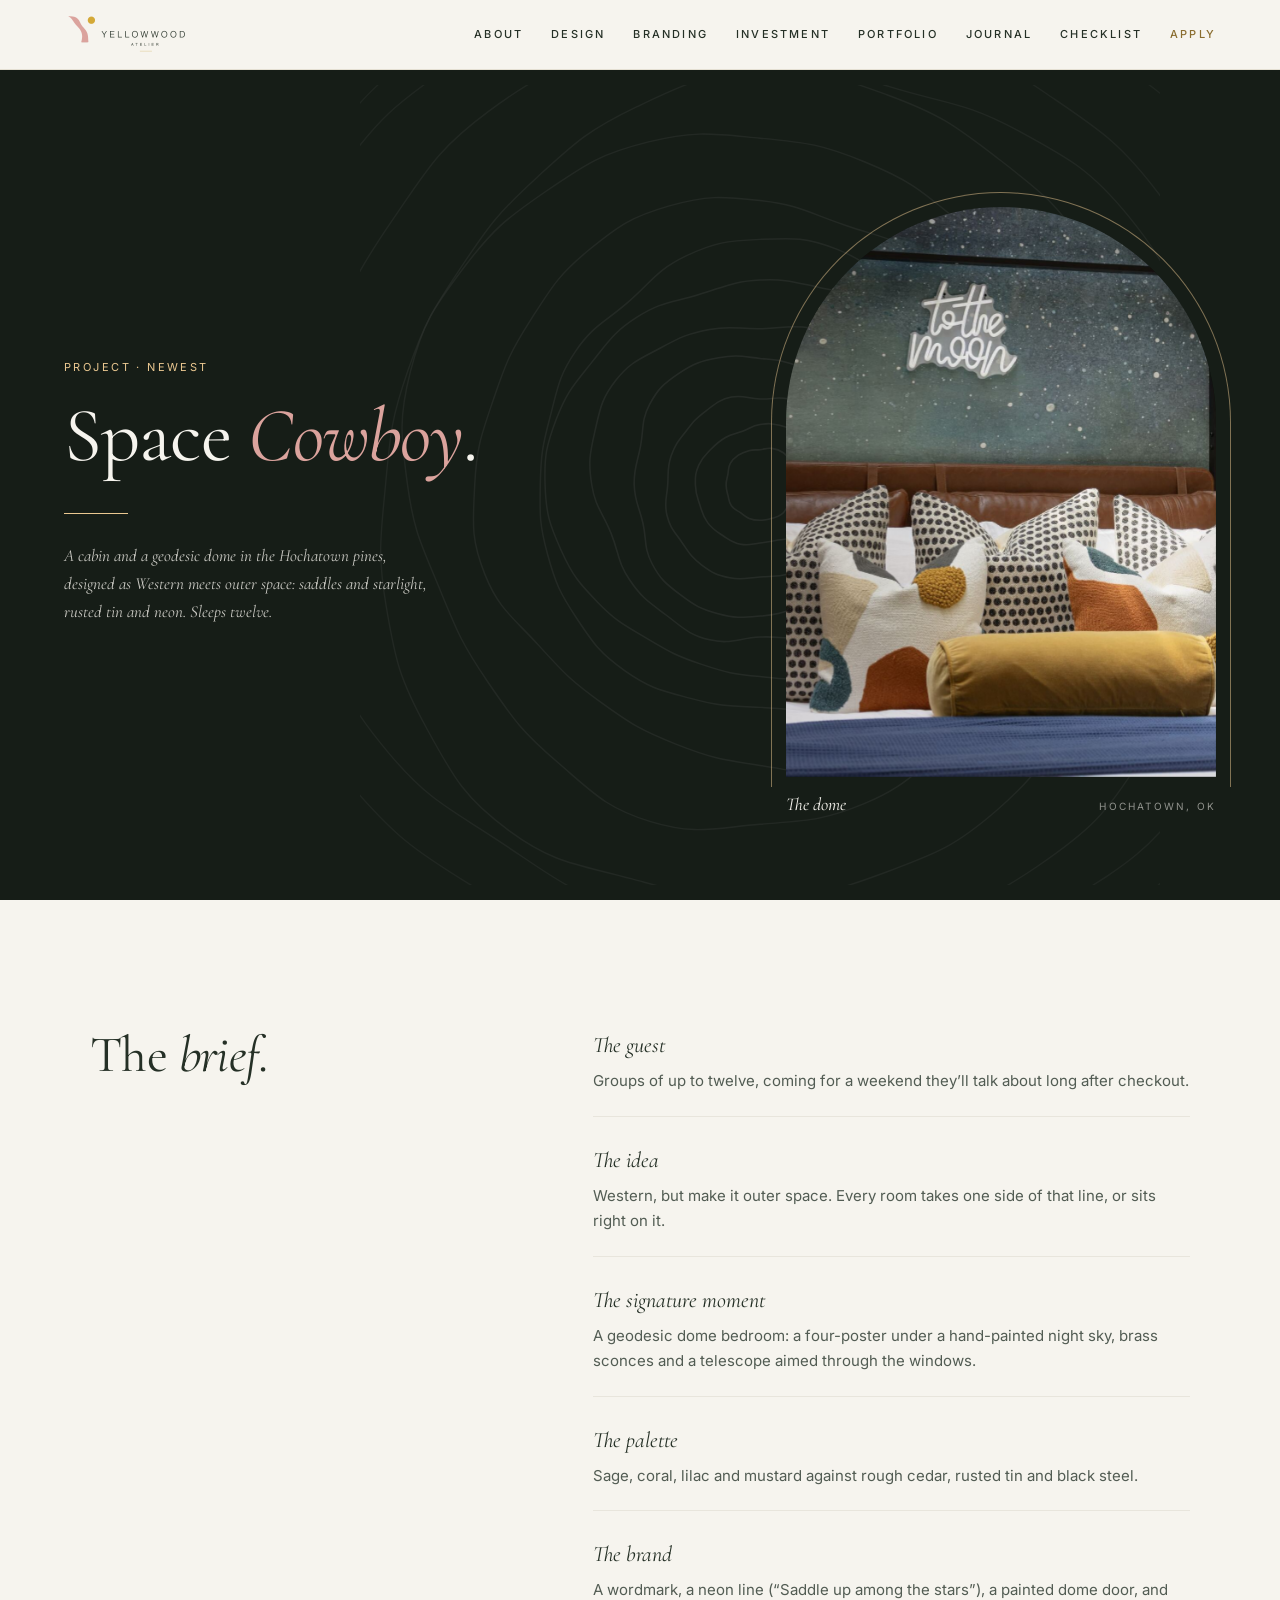
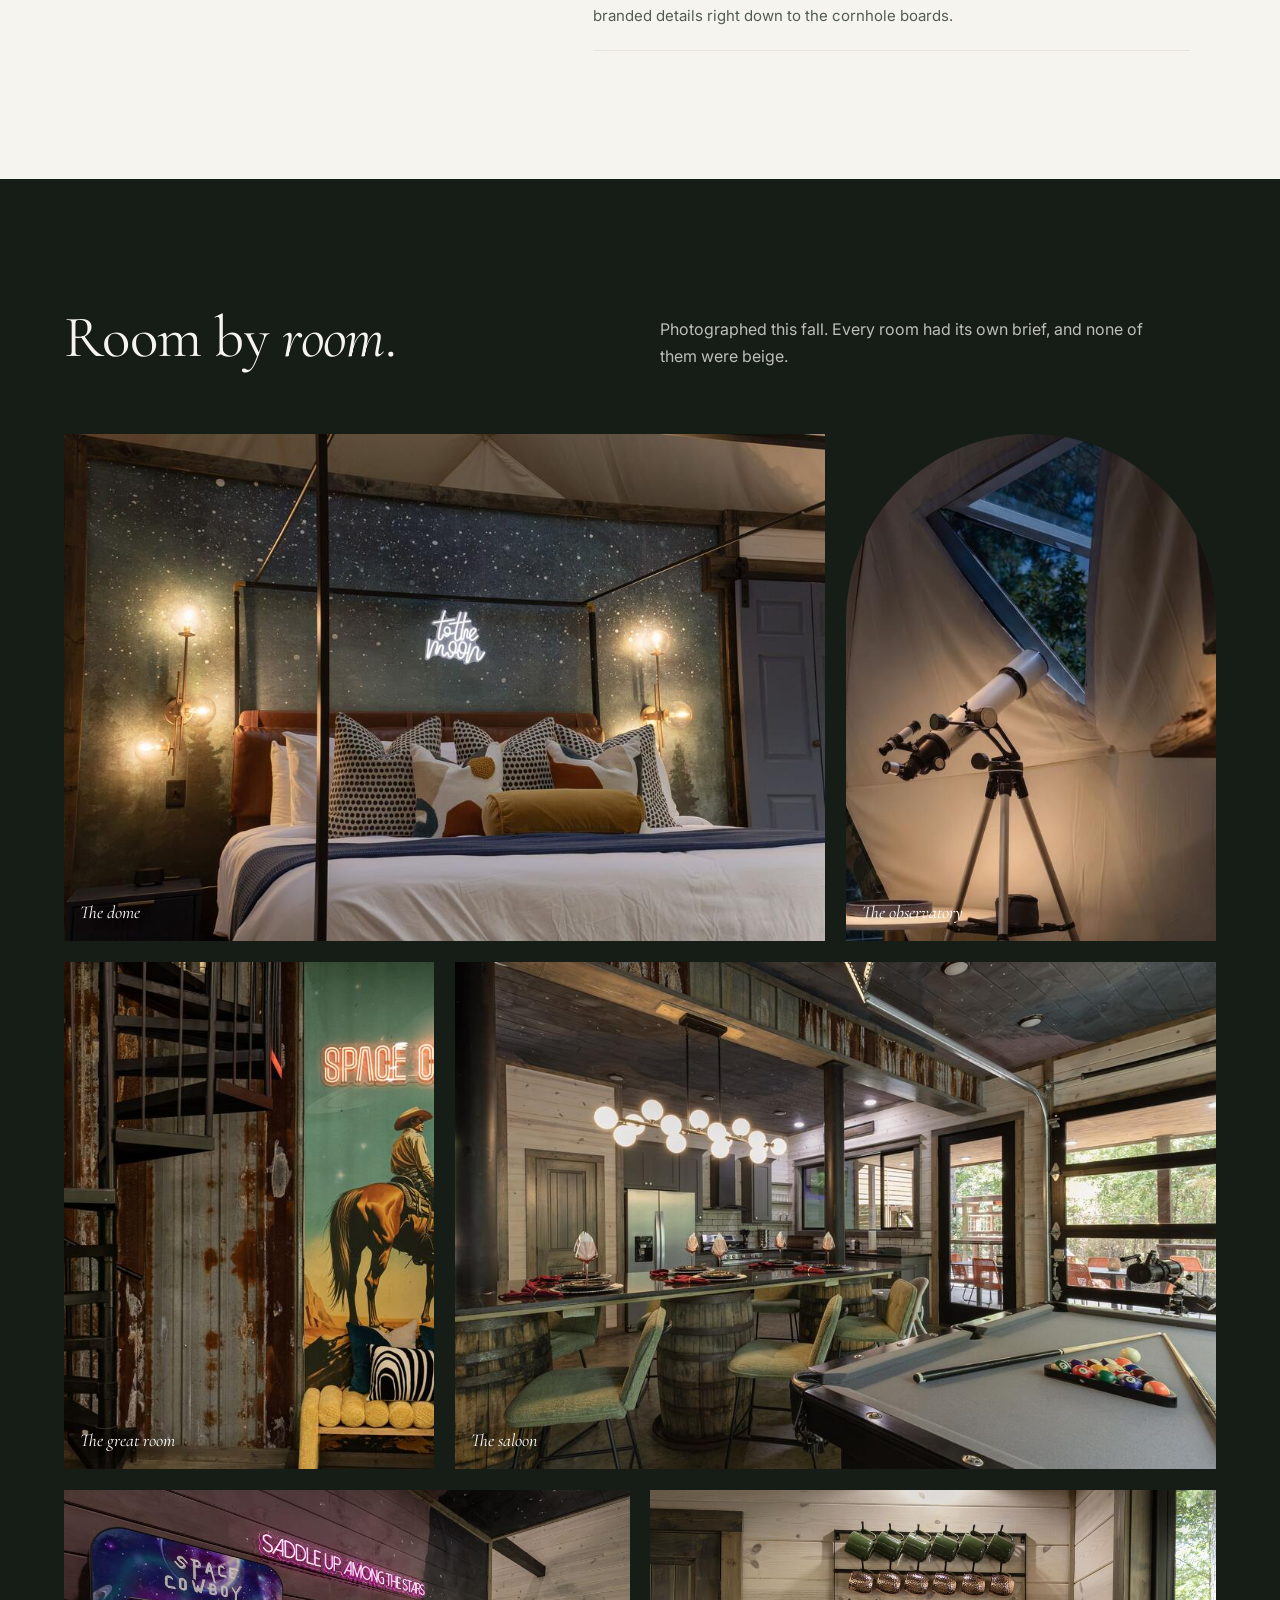
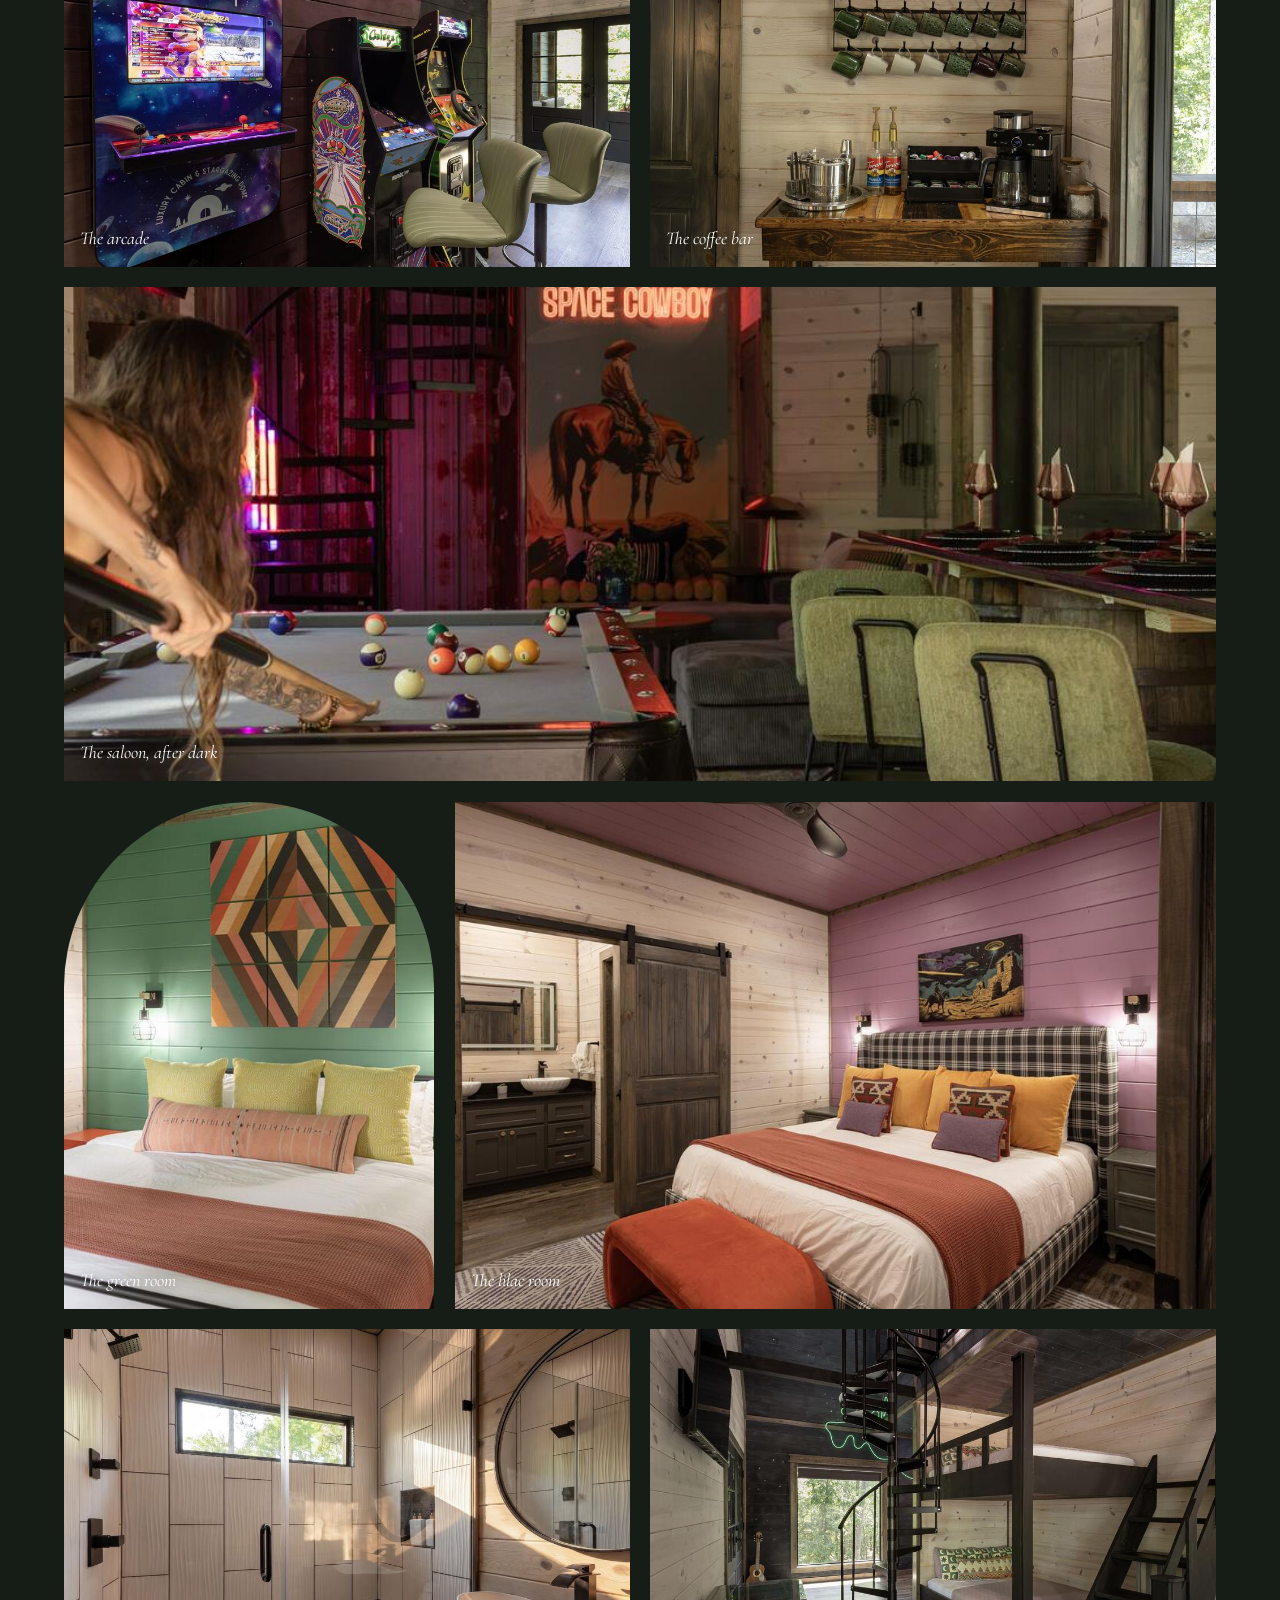
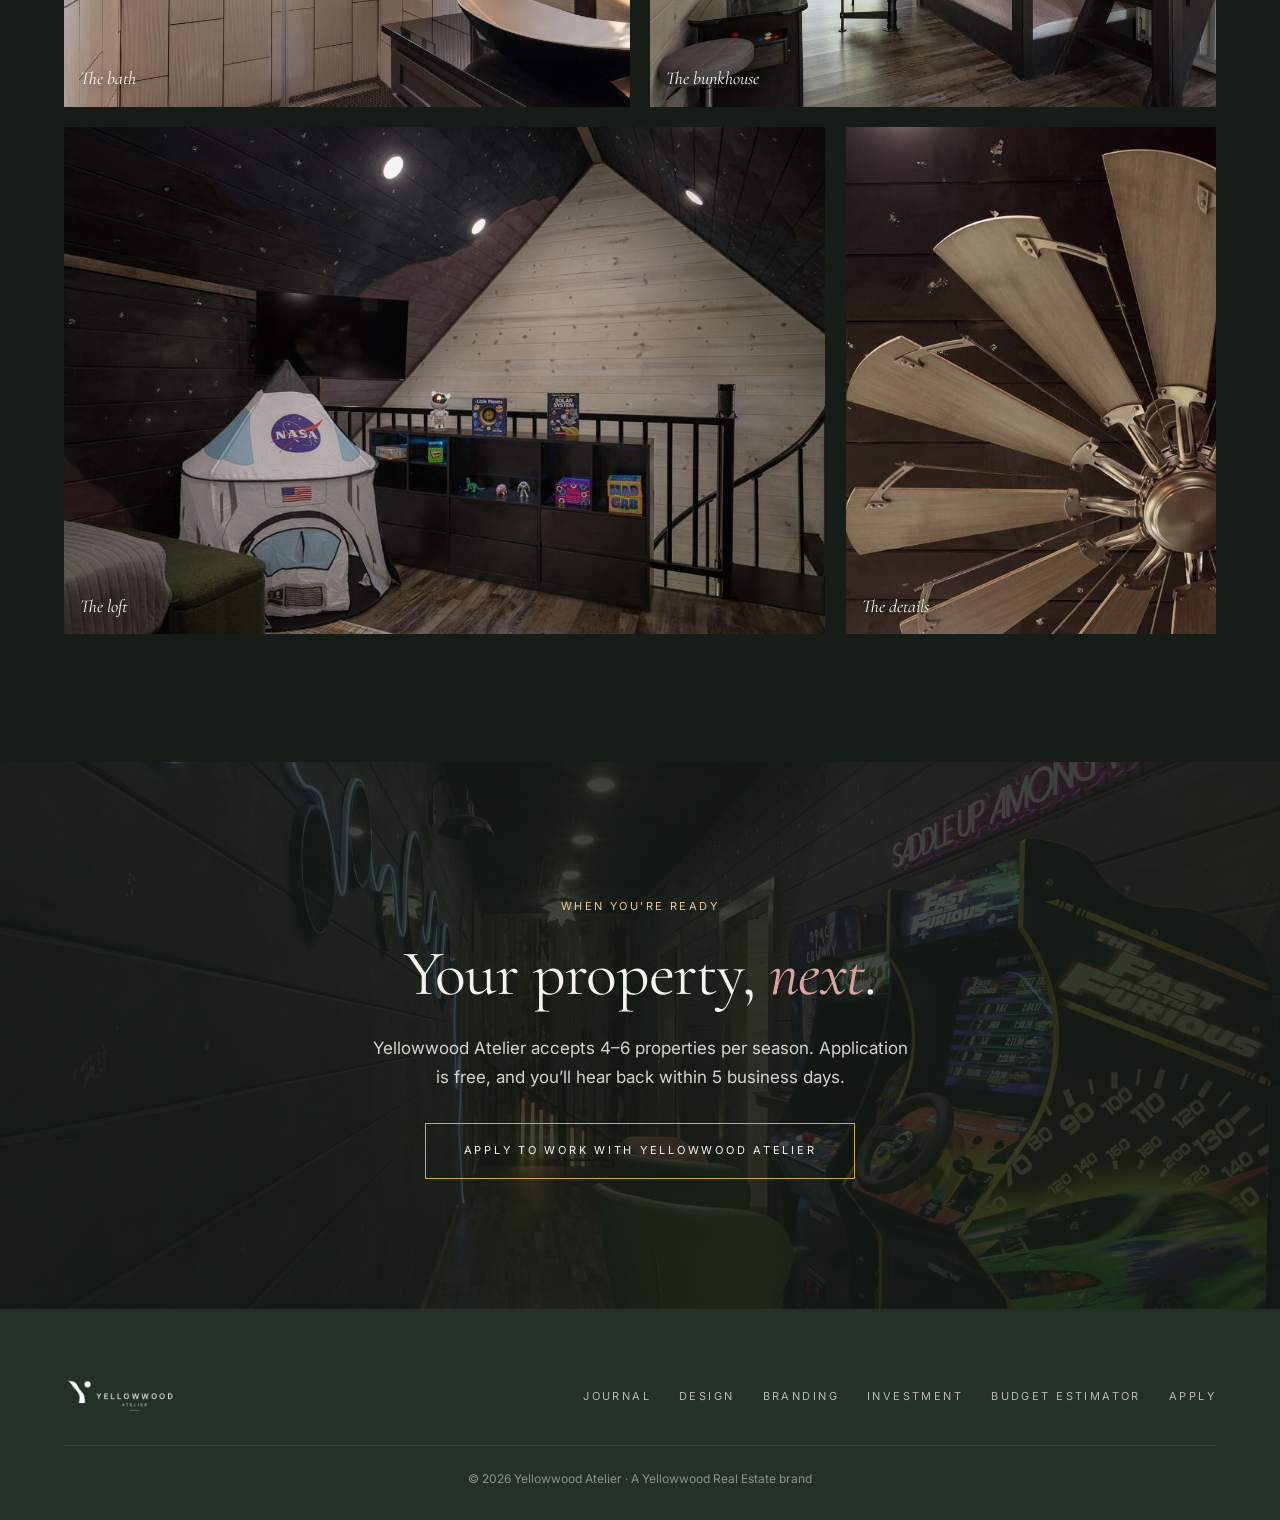
<file: portfolio/space-cowboy.html>
<!doctype html>
<html lang="en">
<head>
<meta charset="utf-8" />
<meta name="viewport" content="width=device-width, initial-scale=1" />

<title>Space Cowboy — Yellowwood Atelier | Geodesic Dome Cabin Interior Design, Hochatown OK</title>
<meta name="twitter:image" content="https://yellowwoodatelier.com/assets/og-card.jpg?v=3"/>

<meta name="description" content="Space Cowboy: a cabin and geodesic dome in Hochatown, Oklahoma, designed and branded by Yellowwood Atelier. Western meets outer space. Sleeps twelve."/>
<meta name="keywords" content="yellowwood atelier founder, tara sprakel designer, str interior designer, vacation rental design studio, operator-led design, hospitality interior designer, broken bow designer, oklahoma cabin designer"/>
<link rel="canonical" href="https://yellowwoodatelier.com/portfolio/space-cowboy.html"/>

<meta property="og:title" content="Space Cowboy — Yellowwood Atelier | Geodesic Dome Cabin Interior Design, Hochatown OK"/>
<meta property="og:description" content="Space Cowboy: a cabin and geodesic dome in Hochatown, Oklahoma, designed and branded by Yellowwood Atelier. Western meets outer space. Sleeps twelve."/>
<meta property="og:type" content="website"/>
<meta property="og:image" content="https://yellowwoodatelier.com/assets/og-card.jpg?v=3"/>

<script type="application/ld+json">
{
  "@context": "https://schema.org",
  "@type": "CreativeWork",
  "@id": "https://yellowwoodatelier.com/portfolio/space-cowboy#work",
  "name": "Space Cowboy — interior design by Yellowwood Atelier",
  "url": "https://yellowwoodatelier.com/portfolio/space-cowboy.html",
  "description": "Short-term rental interior design and branding for Space Cowboy, a cabin and geodesic dome in Hochatown, Oklahoma that sleeps twelve.",
  "creator": { "@type": "Organization", "name": "Yellowwood Atelier", "url": "https://yellowwoodatelier.com/" },
  "image": "https://yellowwoodatelier.com/assets/sc/space-cowboy_dome-bed-to-the-moon-neon.jpg",
  "locationCreated": { "@type": "Place", "name": "Hochatown, Oklahoma" }
}
</script>

<link rel="preconnect" href="https://fonts.googleapis.com">
<link rel="preconnect" href="https://fonts.gstatic.com" crossorigin>
<link href="https://fonts.googleapis.com/css2?family=Cormorant+Garamond:ital,wght@0,400;0,500;1,400;1,500&family=Inter:wght@300;400;500;600&display=swap" rel="stylesheet">

<style>
:root {
  --forest: #253026; --bone: #F6F4EE; --gold: #D4A937; --clay: #DBA39D;
  --sage: #69715E; --mist: #A7B6C2; --gray: #525C53; --rule: #E8E5DC; --ink: #1A1D1B;
  --font-sans: 'Inter', -apple-system, BlinkMacSystemFont, sans-serif;
  --font-serif: 'Cormorant Garamond', Georgia, serif;

  /* Tree-ring / topo background — algorithmically smoothed organic wood-grain pattern (Catmull-Rom auto-tangents). Lives at Brand Kit/04_Brand_Elements/SVG/TreeRings_v2.svg for reuse across all pages. */
  --tree-rings: url("../assets/TreeRings_v3.svg");
}
* { margin: 0; padding: 0; box-sizing: border-box; }
html { scroll-behavior: smooth; }
body { font-family: var(--font-sans); font-weight: 400; font-size: 16px; line-height: 1.55; color: var(--forest); background: var(--bone); -webkit-font-smoothing: antialiased; }
a { color: inherit; text-decoration: none; }
img { max-width: 100%; display: block; }
.eyebrow { font-size: 11px; letter-spacing: 0.22em; text-transform: uppercase; color: var(--gold); }
/* Readability protection — gold text fails on clay & mist backgrounds. Covers both inline-style AND class-based backgrounds. */
.scope .eyebrow,
section[style*="background: var(--clay)"] .eyebrow,
section[style*="background: var(--mist)"] .eyebrow,
.narrative.mist .eyebrow,
.narrative.clay .eyebrow,
.apply .eyebrow,
.cta-card .eyebrow { color: var(--forest); }

nav { position: fixed; top: 0; left: 0; right: 0; z-index: 50; padding: 22px 5vw; display: flex; justify-content: space-between; align-items: center; color: var(--forest); background: rgba(246,244,238,0.96); backdrop-filter: blur(8px); border-bottom: 1px solid var(--rule); }
.logo-img { height: 50px; width: auto; }
nav ul { list-style: none; display: flex; gap: 32px; font-size: 11px; letter-spacing: 0.22em; text-transform: uppercase; font-weight: 400; }
nav ul a:hover { color: var(--clay); transition: color .3s; }
nav ul a.active { color: var(--clay); }
@media (max-width: 800px) { nav ul { display: none; } }

/* SUBHERO — typographic, tree-rings as full-block texture */
.subhero { position: relative; padding: 200px 5vw 100px; background: var(--forest); color: var(--bone); overflow: hidden; }
.subhero::before { content: ''; position: absolute; inset: 0; background-image: var(--tree-rings); background-size: 800px 800px; background-position: 75% 50%; background-repeat: no-repeat; opacity: 0.12; pointer-events: none; filter: invert(1); }
.subhero-content { position: relative; z-index: 2; max-width: 1280px; margin: 0 auto; }
.subhero h1 { font-family: var(--font-sans); font-weight: 300; font-size: clamp(48px, 6vw, 88px); line-height: 1.05; letter-spacing: -0.015em; margin: 28px 0 24px; color: var(--bone); max-width: 1100px; }
.subhero h1 em { font-family: var(--font-serif); font-style: italic; font-weight: 400; color: var(--clay); }
.subhero-rule { width: 64px; height: 1px; background: var(--gold); margin: 36px 0 28px; }
.subhero p { max-width: 680px; font-family: var(--font-serif); font-style: italic; font-size: clamp(17px, 1.4vw, 21px); line-height: 1.55; color: rgba(246,244,238,0.8); }

/* OPENING SECTION — bio + portrait */
.intro { padding: 110px 5vw; background: var(--bone); position: relative; overflow: hidden; }
.intro::before { content: ''; position: absolute; top: -20%; right: -10%; width: 700px; height: 700px; background-image: var(--tree-rings); background-size: contain; background-repeat: no-repeat; opacity: 0.04; pointer-events: none; }
.intro-grid { position: relative; z-index: 2; max-width: 1280px; margin: 0 auto; display: grid; grid-template-columns: 5fr 4fr; gap: 80px; align-items: start; }
.intro-text h2 { font-family: var(--font-sans); font-weight: 300; font-size: clamp(34px, 3.6vw, 52px); line-height: 1.1; letter-spacing: -0.005em; margin-top: 20px; margin-bottom: 28px; color: var(--forest); }
.intro-text h2 em { font-family: var(--font-serif); font-style: italic; font-weight: 400; }
.intro-text p { font-size: clamp(17px, 1.4vw, 19px); line-height: 1.7; color: var(--forest); margin-bottom: 22px; }
.intro-text p.standfirst { font-family: var(--font-serif); font-style: italic; font-size: clamp(22px, 2vw, 26px); line-height: 1.45; color: var(--sage); padding-left: 22px; border-left: 2px solid var(--clay); margin: 28px 0; }

.portrait-frame { position: relative; padding-bottom: 0; }
.portrait-frame img { width: 100%; aspect-ratio: 3/4; object-fit: cover; display: block; }
.portrait-frame .portrait-bg { position: absolute; bottom: -32px; right: -32px; width: 220px; height: 220px; background-image: var(--tree-rings); background-size: contain; background-repeat: no-repeat; opacity: 0.18; z-index: -1; }
.portrait-frame .placeholder { width: 100%; aspect-ratio: 3/4; background: linear-gradient(135deg, var(--mist) 0%, var(--sage) 100%); display: flex; align-items: flex-end; justify-content: center; padding: 28px; color: var(--bone); font-family: var(--font-serif); font-style: italic; font-size: 15px; text-align: center; line-height: 1.5; }
.portrait-caption { margin-top: 16px; font-family: var(--font-serif); font-style: italic; font-size: 14px; color: var(--gray); text-align: center; }

@media (max-width: 900px) { .intro-grid { grid-template-columns: 1fr; gap: 50px; } }

/* CREDIBILITY STRIP — three numbers */
.cred { background: var(--ink); color: var(--bone); padding: 70px 5vw; }
.cred-inner { max-width: 1100px; margin: 0 auto; display: grid; grid-template-columns: repeat(3, 1fr); gap: 40px; }
.cred-stat { text-align: center; }
.cred-num { font-family: var(--font-sans); font-weight: 300; font-size: clamp(38px, 4.4vw, 56px); line-height: 1; letter-spacing: -0.02em; color: var(--gold); margin-bottom: 12px; }
.cred-num em { font-family: var(--font-serif); font-style: italic; font-size: 0.7em; color: var(--clay); }
.cred-lbl { font-size: 12px; letter-spacing: 0.2em; text-transform: uppercase; color: rgba(246,244,238,0.78); font-weight: 500; line-height: 1.4; }
@media (max-width: 800px) { .cred-inner { grid-template-columns: 1fr; gap: 30px; } }

/* NARRATIVE SECTIONS */
.narrative { padding: 110px 5vw; position: relative; overflow: hidden; }
.narrative.bone { background: var(--bone); }
.narrative.mist { background: var(--mist); background-image: url("data:image/svg+xml;utf8,<svg xmlns='http://www.w3.org/2000/svg' width='220' height='220'><filter id='n'><feTurbulence type='fractalNoise' baseFrequency='0.85' numOctaves='2' stitchTiles='stitch'/><feColorMatrix values='0 0 0 0 0.85  0 0 0 0 0.82  0 0 0 0 0.75  0 0 0 0.06 0'/></filter><rect width='220' height='220' filter='url(%23n)' opacity='0.55'/></svg>"); background-blend-mode: multiply; }
.narrative.forest { background: var(--forest); color: var(--bone); }
.narrative .ring-bg { position: absolute; pointer-events: none; opacity: 0.05; background-image: var(--tree-rings); background-size: contain; background-repeat: no-repeat; }
.narrative .ring-bg.tl { top: -15%; left: -10%; width: 600px; height: 600px; }
.narrative .ring-bg.br { bottom: -20%; right: -15%; width: 700px; height: 700px; }
.narrative.forest .ring-bg { filter: invert(1); opacity: 0.07; }
.narrative-inner { position: relative; z-index: 2; max-width: 860px; margin: 0 auto; }
.narrative h2 { font-family: var(--font-sans); font-weight: 300; font-size: clamp(32px, 3.4vw, 48px); line-height: 1.15; margin-top: 18px; margin-bottom: 26px; }
.narrative h2 em { font-family: var(--font-serif); font-style: italic; font-weight: 400; }
.narrative p { font-size: clamp(17px, 1.4vw, 19px); line-height: 1.7; margin-bottom: 22px; }
.narrative.forest h2 { color: var(--bone); }
.narrative.forest p { color: rgba(246,244,238,0.85); }
.narrative blockquote { font-family: var(--font-serif); font-style: italic; font-size: clamp(24px, 2.4vw, 32px); line-height: 1.4; margin: 36px 0; padding: 0 32px; text-align: center; color: inherit; }
.narrative blockquote::before { content: '“'; font-size: 64px; color: var(--gold); display: block; line-height: 0.5; margin-bottom: 20px; }

/* PHILOSOPHY GRID */
.philosophy-grid { display: grid; grid-template-columns: 1fr 1fr; gap: 18px; margin: 36px 0; }
.philosophy-card { background: var(--bone); border: 1px solid var(--rule); border-left: 3px solid var(--gold); padding: 28px 30px; }
.philosophy-card .num { font-family: var(--font-serif); font-style: italic; font-size: 28px; color: var(--gold); line-height: 1; margin-bottom: 10px; }
.philosophy-card h3 { font-size: 14px; font-weight: 500; color: var(--forest); margin-bottom: 10px; letter-spacing: 0.02em; }
.philosophy-card p { font-size: 14.5px; line-height: 1.55; color: var(--gray); margin: 0; }
@media (max-width: 700px) { .philosophy-grid { grid-template-columns: 1fr; } }

/* FATHER'S LEGACY CALLOUT */
.legacy { background: var(--sage); color: var(--bone); padding: 100px 5vw; position: relative; overflow: hidden; }
.legacy .ring-bg { position: absolute; top: -25%; left: -8%; width: 650px; height: 650px; background-image: var(--tree-rings); background-size: contain; background-repeat: no-repeat; opacity: 0.1; pointer-events: none; filter: invert(1); }
.legacy-inner { position: relative; z-index: 2; max-width: 860px; margin: 0 auto; text-align: center; }
.legacy h2 { font-family: var(--font-sans); font-weight: 300; font-size: clamp(34px, 3.6vw, 52px); line-height: 1.1; margin: 22px 0 24px; color: var(--bone); }
.legacy h2 em { font-family: var(--font-serif); font-style: italic; font-weight: 400; color: var(--clay); }
.legacy p { font-size: clamp(17px, 1.4vw, 19px); line-height: 1.7; color: rgba(246,244,238,0.88); margin-bottom: 22px; }

/* APPLY CTA */
.apply { padding: 130px 5vw; background: var(--clay); color: var(--forest); text-align: center; position: relative; overflow: hidden; }
.apply::before { content: ''; position: absolute; inset: 0; background-image: var(--tree-rings); background-size: 900px 900px; background-position: center; background-repeat: no-repeat; opacity: 0.06; pointer-events: none; }
.apply-inner { position: relative; z-index: 2; max-width: 760px; margin: 0 auto; }
.apply h2 { font-family: var(--font-sans); font-weight: 300; font-size: clamp(36px, 5vw, 64px); line-height: 1.1; margin: 22px 0 24px; }
.apply h2 em { font-family: var(--font-serif); font-style: italic; font-weight: 400; }
.apply p { font-size: 17px; line-height: 1.7; color: var(--forest); margin-bottom: 32px; max-width: 540px; margin-left: auto; margin-right: auto; }
.apply .cta { display: inline-block; padding: 18px 38px; background: var(--forest); color: var(--bone); font-size: 11px; letter-spacing: 0.25em; text-transform: uppercase; transition: background .3s ease; }
.apply .cta:hover { background: var(--ink); }

footer { background: var(--forest); color: var(--bone); padding: 70px 5vw 32px; }
.foot-inner { max-width: 1200px; margin: 0 auto; display: flex; justify-content: space-between; align-items: center; flex-wrap: wrap; gap: 24px; }
.foot-logo { width: 110px; filter: brightness(2); }
.foot-links { display: flex; gap: 28px; font-size: 11px; letter-spacing: 0.22em; text-transform: uppercase; flex-wrap: wrap; }
.foot-links a { color: rgba(246,244,238,0.7); }
.foot-links a:hover { color: var(--clay); }
.foot-copy { font-size: 12px; color: rgba(246,244,238,0.5); margin-top: 30px; text-align: center; padding-top: 24px; border-top: 1px solid rgba(246,244,238,0.1); }
</style>
<style id="yw-nav-css">
.yw-nav{position:sticky;top:0;left:0;right:0;z-index:1000;display:flex;align-items:center;justify-content:space-between;gap:20px;padding:12px 5vw;margin:0;min-height:70px;background:rgba(246,244,238,0.97);-webkit-backdrop-filter:blur(8px);backdrop-filter:blur(8px);border-bottom:1px solid #e4dfd2;box-sizing:border-box}
.yw-nav *{box-sizing:border-box}
.yw-nav .yw-logo{display:flex;align-items:center;flex:0 0 auto;padding:0;border:0}
.yw-nav .yw-logo img{height:42px;width:auto;display:block}
.yw-nav .yw-links{list-style:none;margin:0;padding:0;display:flex;align-items:center;gap:28px}
.yw-nav .yw-links li{margin:0;padding:0}
.yw-nav .yw-links a{font-size:11px;letter-spacing:.2em;text-transform:uppercase;font-weight:500;color:#253026;text-decoration:none;white-space:nowrap;transition:color .2s;background:none;border:0}
.yw-nav .yw-links a:hover,.yw-nav .yw-links a.active{color:#D4A937}
.yw-nav .yw-links a.yw-cta{color:#8a6d2f}
.yw-nav .yw-toggle{display:none;flex-direction:column;justify-content:center;gap:5px;width:42px;height:42px;padding:9px;background:none;border:0;cursor:pointer;flex:0 0 auto}
.yw-nav .yw-toggle span{display:block;height:2px;width:100%;background:#253026;border-radius:2px;transition:transform .3s,opacity .3s}
.yw-nav.open .yw-toggle span:nth-child(1){transform:translateY(7px) rotate(45deg)}
.yw-nav.open .yw-toggle span:nth-child(2){opacity:0}
.yw-nav.open .yw-toggle span:nth-child(3){transform:translateY(-7px) rotate(-45deg)}
@media(max-width:880px){
 .yw-nav{flex-wrap:wrap;gap:0}
 .yw-nav .yw-toggle{display:flex;margin-left:auto}
 .yw-nav .yw-links{order:3;flex-basis:100%;width:100%;flex-direction:column;align-items:stretch;gap:0;max-height:0;overflow:hidden;transition:max-height .34s ease}
 .yw-nav.open .yw-links{max-height:80vh;margin-top:6px}
 .yw-nav .yw-links a{display:block;padding:14px 2px;font-size:13px;letter-spacing:.16em;border-top:1px solid rgba(37,48,32,.08)}
}
@media print{.yw-nav{display:none}}
</style>
  <!-- Favicons -->
  <link rel="icon" href="/favicon.ico" sizes="48x48">
  <link rel="icon" type="image/png" sizes="32x32" href="/favicon-32x32.png">
  <link rel="icon" type="image/png" sizes="16x16" href="/favicon-16x16.png">
  <link rel="apple-touch-icon" sizes="180x180" href="/apple-touch-icon.png">
  <link rel="manifest" href="/site.webmanifest">
  <!-- Google tag (gtag.js) — GA4 G-D2PPJFC884 -->
  <script async src="https://www.googletagmanager.com/gtag/js?id=G-D2PPJFC884"></script>
  <script>
    window.dataLayer = window.dataLayer || [];
    function gtag(){dataLayer.push(arguments);}
    gtag('js', new Date());
    gtag('config', 'G-D2PPJFC884');
  </script>
  <!-- HubSpot tracking (Yellowwood Atelier, portal 246883965) -->
  <script type="text/javascript" id="hs-script-loader" async defer src="//js-na2.hs-scripts.com/246883965.js"></script>
<link rel="stylesheet" href="/assets/refresh.css?v=1">
<style>.post-figure{margin:44px 0 48px}.post-figure img{width:100%;display:block;object-fit:cover;aspect-ratio:16/9}.post-figure.arch{max-width:420px}.post-figure.arch img{aspect-ratio:4/5;border-radius:999px 999px 0 0}</style>
</head>
<body>

<nav class="yw-nav" aria-label="Primary navigation">
<a href="/" class="yw-logo" aria-label="Yellowwood Atelier — home"><img src="/assets/Yellowwood_Atelier_Horizontal_fullcolor_512.png" alt="Yellowwood Atelier"></a>
<button class="yw-toggle" type="button" aria-label="Toggle menu" aria-expanded="false"><span></span><span></span><span></span></button>
<ul class="yw-links">
<li><a href="/about.html">About</a></li>
<li><a href="/design.html">Design</a></li>
<li><a href="/branding.html">Branding</a></li>
<li><a href="/investment.html">Investment</a></li>
<li><a href="/portfolio.html">Portfolio</a></li>
<li><a href="/journal.html">Journal</a></li>
<li><a href="/setup-checklist.html">Checklist</a></li>
<li><a href="/index.html#apply" class="yw-cta">Apply</a></li>
</ul>
</nav>

<header class="subhero sh-v2">
  <div class="subhero-content">
    <span class="eyebrow">Project &middot; Newest</span>
    <h1>Space <em>Cowboy</em>.</h1>
    <div class="subhero-rule"></div>
    <p>A cabin and a geodesic dome in the Hochatown pines, designed as Western meets outer space: saddles and starlight, rusted tin and neon. Sleeps twelve.</p>
  </div>
  <figure class="sh-arch">
    <div class="sh-ph"><img src="../assets/sc/space-cowboy_dome-bed-to-the-moon-neon.jpg" alt="Dome bedroom with a leather headboard, patterned pillows and a to the moon neon over a painted night sky" fetchpriority="high"/></div>
    <figcaption><span class="sc-proj">The dome</span><span class="sc-place">Hochatown, OK</span></figcaption>
  </figure>
</header>

<section class="notes" aria-label="The brief">
  <div class="notes-inner">
    <h2>The <em>brief</em>.</h2>
    <dl>
      <dt>The guest</dt><dd>Groups of up to twelve, coming for a weekend they&rsquo;ll talk about long after checkout.</dd>
      <dt>The idea</dt><dd>Western, but make it outer space. Every room takes one side of that line, or sits right on it.</dd>
      <dt>The signature moment</dt><dd>A geodesic dome bedroom: a four-poster under a hand-painted night sky, brass sconces and a telescope aimed through the windows.</dd>
      <dt>The palette</dt><dd>Sage, coral, lilac and mustard against rough cedar, rusted tin and black steel.</dd>
      <dt>The brand</dt><dd>A wordmark, a neon line (&ldquo;Saddle up among the stars&rdquo;), a painted dome door, and branded details right down to the cornhole boards.</dd>
    </dl>
  </div>
</section>

<section class="gal" aria-label="Space Cowboy, room by room">
  <div class="gal-head">
    <h2>Room by <em>room</em>.</h2>
    <p>Photographed this fall. Every room had its own brief, and none of them were beige.</p>
  </div>
  <div class="gal-grid">
    <figure class="w8"><img src="../assets/sc/space-cowboy_dome-bed-sconces-dusk-sm.jpg" srcset="../assets/sc/space-cowboy_dome-bed-sconces-dusk-sm.jpg 1000w, ../assets/sc/space-cowboy_dome-bed-sconces-dusk.jpg 2000w" sizes="(max-width:860px) 100vw, 66vw" loading="lazy" alt="Four-poster bed under a hand-painted night sky inside the geodesic dome at Space Cowboy, Hochatown, Oklahoma"/><figcaption>The dome</figcaption></figure>
    <figure class="w4 arch"><img src="../assets/sc/space-cowboy_dome-telescope-window-sm.jpg" srcset="../assets/sc/space-cowboy_dome-telescope-window-sm.jpg 1000w, ../assets/sc/space-cowboy_dome-telescope-window.jpg 2000w" sizes="(max-width:860px) 100vw, 66vw" loading="lazy" alt="White telescope aimed through a triangular dome window at Space Cowboy, Hochatown, Oklahoma"/><figcaption>The observatory</figcaption></figure>
    <figure class="w4"><img src="../assets/sc/space-cowboy_space-cowboy-mural-spiral-stair-sm.jpg" srcset="../assets/sc/space-cowboy_space-cowboy-mural-spiral-stair-sm.jpg 1000w, ../assets/sc/space-cowboy_space-cowboy-mural-spiral-stair.jpg 2000w" sizes="(max-width:860px) 100vw, 66vw" loading="lazy" alt="Retro Space Cowboy rider mural beside a black spiral staircase at Space Cowboy, Hochatown, Oklahoma"/><figcaption>The great room</figcaption></figure>
    <figure class="w8"><img src="../assets/sc/space-cowboy_saloon-bar-globe-pendants-sm.jpg" srcset="../assets/sc/space-cowboy_saloon-bar-globe-pendants-sm.jpg 1000w, ../assets/sc/space-cowboy_saloon-bar-globe-pendants.jpg 2000w" sizes="(max-width:860px) 100vw, 66vw" loading="lazy" alt="Saloon with globe pendants, barrel-base stools and a pool table at Space Cowboy, Hochatown, Oklahoma"/><figcaption>The saloon</figcaption></figure>
    <figure><img src="../assets/sc/space-cowboy_arcade-saddle-up-neon-sm.jpg" srcset="../assets/sc/space-cowboy_arcade-saddle-up-neon-sm.jpg 1000w, ../assets/sc/space-cowboy_arcade-saddle-up-neon.jpg 2000w" sizes="(max-width:860px) 100vw, 66vw" loading="lazy" alt="Arcade cabinets under a pink Saddle up among the stars neon at Space Cowboy, Hochatown, Oklahoma"/><figcaption>The arcade</figcaption></figure>
    <figure><img src="../assets/sc/space-cowboy_coffee-bar-mug-wall-sm.jpg" srcset="../assets/sc/space-cowboy_coffee-bar-mug-wall-sm.jpg 1000w, ../assets/sc/space-cowboy_coffee-bar-mug-wall.jpg 2000w" sizes="(max-width:860px) 100vw, 66vw" loading="lazy" alt="Coffee bar with a wall of hanging green mugs at Space Cowboy, Hochatown, Oklahoma"/><figcaption>The coffee bar</figcaption></figure>
    <figure class="w12"><img src="../assets/sc/space-cowboy_saloon-pool-neon-evening-sm.jpg" srcset="../assets/sc/space-cowboy_saloon-pool-neon-evening-sm.jpg 1000w, ../assets/sc/space-cowboy_saloon-pool-neon-evening.jpg 2000w" sizes="(max-width:860px) 100vw, 66vw" loading="lazy" alt="Pool table and Space Cowboy mural in the saloon at evening at Space Cowboy, Hochatown, Oklahoma"/><figcaption>The saloon, after dark</figcaption></figure>
    <figure class="w4 arch"><img src="../assets/sc/space-cowboy_green-room-geometric-art-sm.jpg" srcset="../assets/sc/space-cowboy_green-room-geometric-art-sm.jpg 1000w, ../assets/sc/space-cowboy_green-room-geometric-art.jpg 2000w" sizes="(max-width:860px) 100vw, 66vw" loading="lazy" alt="Sage shiplap bedroom with geometric wood art at Space Cowboy, Hochatown, Oklahoma"/><figcaption>The green room</figcaption></figure>
    <figure class="w8"><img src="../assets/sc/space-cowboy_lilac-room-plaid-headboard-sm.jpg" srcset="../assets/sc/space-cowboy_lilac-room-plaid-headboard-sm.jpg 1000w, ../assets/sc/space-cowboy_lilac-room-plaid-headboard.jpg 2000w" sizes="(max-width:860px) 100vw, 66vw" loading="lazy" alt="Lilac bedroom with a plaid headboard and mustard pillows at Space Cowboy, Hochatown, Oklahoma"/><figcaption>The lilac room</figcaption></figure>
    <figure><img src="../assets/sc/space-cowboy_primary-bath-soaking-tub-sm.jpg" srcset="../assets/sc/space-cowboy_primary-bath-soaking-tub-sm.jpg 1000w, ../assets/sc/space-cowboy_primary-bath-soaking-tub.jpg 2000w" sizes="(max-width:860px) 100vw, 66vw" loading="lazy" alt="Bathroom with a black soaking tub and round mirror at Space Cowboy, Hochatown, Oklahoma"/><figcaption>The bath</figcaption></figure>
    <figure><img src="../assets/sc/space-cowboy_bunk-room-spiral-ladder-sm.jpg" srcset="../assets/sc/space-cowboy_bunk-room-spiral-ladder-sm.jpg 1000w, ../assets/sc/space-cowboy_bunk-room-spiral-ladder.jpg 2000w" sizes="(max-width:860px) 100vw, 66vw" loading="lazy" alt="Bunk room with a spiral stair to a lofted bed at Space Cowboy, Hochatown, Oklahoma"/><figcaption>The bunkhouse</figcaption></figure>
    <figure class="w8"><img src="../assets/sc/space-cowboy_nasa-bunk-loft-sm.jpg" srcset="../assets/sc/space-cowboy_nasa-bunk-loft-sm.jpg 1000w, ../assets/sc/space-cowboy_nasa-bunk-loft.jpg 2000w" sizes="(max-width:860px) 100vw, 66vw" loading="lazy" alt="Loft bunk room with a NASA rocket play tent at Space Cowboy, Hochatown, Oklahoma"/><figcaption>The loft</figcaption></figure>
    <figure class="w4"><img src="../assets/sc/space-cowboy_windmill-fan-detail-sm.jpg" srcset="../assets/sc/space-cowboy_windmill-fan-detail-sm.jpg 1000w, ../assets/sc/space-cowboy_windmill-fan-detail.jpg 2000w" sizes="(max-width:860px) 100vw, 66vw" loading="lazy" alt="Windmill-blade ceiling fan at Space Cowboy, Hochatown, Oklahoma"/><figcaption>The details</figcaption></figure>
  </div>
</section>

<section class="apply ap-v2" style="--ap-img:url('/assets/sc/space-cowboy_arcade-hallway-neon.jpg')">
  <div class="apply-inner">
    <span class="eyebrow">When you're ready</span>
    <h2>Your property, <em>next</em>.</h2>
    <p>Yellowwood Atelier accepts 4&ndash;6 properties per season. Application is free, and you&rsquo;ll hear back within 5 business days.</p>
    <a href="../index.html#apply" class="cta">Apply to work with Yellowwood Atelier</a>
  </div>
</section>

<footer>
  <div class="foot-inner">
    <img class="foot-logo" src="../assets/Yellowwood_Atelier_Horizontal_mono_bone_512.png" alt="Yellowwood Atelier"/>
    <div class="foot-links">
      <a href="../journal.html">Journal</a>
      <a href="../design.html">Design</a>
      <a href="../branding.html">Branding</a>
      <a href="../investment.html">Investment</a>
      <a href="../budget-estimator.html">Budget Estimator</a>
      <a href="../index.html#apply">Apply</a>
    </div>
  </div>
  <div class="foot-copy">&copy; 2026 Yellowwood Atelier &middot; A Yellowwood Real Estate brand</div>
</footer>

<script id="yw-nav-js">
(function(){var n=document.querySelector('.yw-nav');if(!n)return;
var t=n.querySelector('.yw-toggle');
if(t)t.addEventListener('click',function(){var o=n.classList.toggle('open');t.setAttribute('aria-expanded',o?'true':'false');});
var path=location.pathname.replace(/\/index\.html$/,'/');
n.querySelectorAll('.yw-links a').forEach(function(a){
 var ap=a.getAttribute('href');
 if(ap&&ap.charAt(0)==='/'&&ap.indexOf('#')===-1){var lp=ap.replace(/\/index\.html$/,'/');if(lp===path)a.classList.add('active');}
 a.addEventListener('click',function(){n.classList.remove('open');});
});})();
</script>
</body>
</html>
</file>
<file: assets/refresh.css>
/* ═══════════════════════════════════════════════════════════════════
   Yellowwood Atelier — Oct 2026 refresh layer (shared by every page)
   Interiors-first · Cormorant display · night sections · arch motif
   ═══════════════════════════════════════════════════════════════════ */
:root{ --night:#161D17; --lamp:#EBC891; --navh:70px; }

/* ── Display type: one serif voice across the site ── */
h1, h2,
.manifesto h2, .featured-text h3, .bridge h2, .faq h2, .apply h2,
.subhero h1, .hero h1, .case-hero h1{
  font-family: var(--font-serif, 'Cormorant Garamond'), Georgia, serif !important;
  font-weight: 400 !important;
  letter-spacing: -0.012em;
}
h1{ line-height: 1.0; }
h2{ line-height: 1.06; }
h1 em, h2 em{ font-style: italic; }

/* ── Page openings: text + arched interior ── */
.sh-v2{
  display: grid !important;
  grid-template-columns: minmax(0, 1.2fr) minmax(260px, .8fr);
  gap: clamp(36px, 6vw, 110px);
  align-items: end;
  padding: clamp(64px, 10vh, 120px) var(--gutter, 5vw) clamp(56px, 9vh, 110px) !important;
  min-height: min(calc(100vh - var(--navh)), 860px);
  background: var(--night) !important;
  color: var(--bone, #F6F4EE);
  isolation: isolate;
}
.sh-v2 > .subhero-mark-bleed, .sh-v2 > .subhero-topo, .sh-v2 > .subhero-mark,
.sh-v2 > .hero-mark, .sh-v2 > .hero-topo{ display: none !important; }
.sh-v2 > :not(.sh-arch){ position: relative; z-index: 2; max-width: 720px; padding: 0 !important; margin: 0 !important; align-self: center; }
.sh-v2 h1{ font-size: clamp(46px, 6vw, 98px) !important; color: var(--bone, #F6F4EE) !important; margin: 18px 0 26px !important; }
.sh-v2 h1 em{ color: var(--clay, #DBA39D); }
.sh-v2 p{ color: rgba(246,244,238,.8) !important; font-size: clamp(17px, 1.3vw, 20px) !important; line-height: 1.65 !important; max-width: 52ch !important; }
.sh-v2 .eyebrow, .sh-v2 .subhero-eyebrow{ color: var(--lamp) !important; }
.sh-v2 .subhero-rule, .sh-v2 .hero-rule{ background: var(--lamp) !important; }

.sh-arch{ position: relative; margin: 0; justify-self: end; width: 100%; max-width: 470px; align-self: end; }
.sh-arch .sh-ph{ position: relative; aspect-ratio: 4 / 5.3; border-radius: 999px 999px 0 0; overflow: hidden; background: #0f140f; }
.sh-arch img{ width: 100%; height: 100%; object-fit: cover; display: block; transform: scale(1.12); animation: shSettle 2.4s cubic-bezier(.2,.7,.2,1) .15s forwards; }
.sh-arch::before{ content: ''; position: absolute; inset: -15px -15px 32px -15px; border: 1px solid rgba(235,200,145,.5); border-bottom: 0; border-radius: 999px 999px 0 0; pointer-events: none; }
.sh-arch figcaption{ display: flex; justify-content: space-between; gap: 16px; align-items: baseline; margin-top: 14px; }
.sh-arch .sc-proj{ font-family: var(--font-serif, 'Cormorant Garamond'), Georgia, serif; font-style: italic; font-size: 18px; color: var(--bone, #F6F4EE); }
.sh-arch .sc-place{ font-size: 10px; letter-spacing: .22em; text-transform: uppercase; color: rgba(246,244,238,.55); }
.sh-arch a{ color: inherit; text-decoration: none; }
.sh-arch a:hover .sc-proj{ color: var(--lamp); }
@keyframes shSettle{ to{ transform: scale(1); } }
@media (max-width: 860px){
  .sh-v2{ grid-template-columns: 1fr; min-height: 0; align-items: start; }
  .sh-arch{ justify-self: start; max-width: 340px; }
}

/* ── Apply blocks: night + a faint interior, every page ── */
.ap-v2{ background: var(--night) !important; color: var(--bone, #F6F4EE) !important; position: relative; overflow: hidden; isolation: isolate; }
.ap-v2::before{ display: none !important; }
.ap-v2::after{ content: ''; position: absolute; inset: 0; z-index: -1; background-image: var(--ap-img); background-size: cover; background-position: center; opacity: .2; }
.ap-v2 h2, .ap-v2 p, .ap-v2 .eyebrow, .ap-v2 span{ color: var(--bone, #F6F4EE) !important; }
.ap-v2 h2 em{ color: var(--clay, #DBA39D) !important; }
.ap-v2 .eyebrow{ color: var(--lamp) !important; }
.ap-v2 p{ opacity: .85; }
.ap-v2 .cta, .ap-v2 .apply-cta{ background: transparent !important; color: var(--bone, #F6F4EE) !important; border: 1px solid var(--gold, #D4A937) !important; }
.ap-v2 .cta:hover, .ap-v2 .apply-cta:hover{ background: var(--gold, #D4A937) !important; color: var(--forest, #253026) !important; }

/* ── Portfolio index + project pages ── */
.pfx{ background: var(--bone, #F6F4EE); padding: clamp(70px, 10vw, 140px) var(--gutter, 5vw); }
.pfx-grid{ max-width: 1320px; margin: 0 auto; display: grid; grid-template-columns: repeat(12, 1fr); gap: clamp(40px, 5vw, 80px) clamp(20px, 3vw, 44px); }
.pfx-card{ grid-column: span 6; display: block; color: var(--forest, #253026); text-decoration: none; }
.pfx-card.lg{ grid-column: span 7; }
.pfx-card.sm{ grid-column: span 5; margin-top: clamp(40px, 8vw, 140px); }
.pfx-card .ph{ position: relative; overflow: hidden; aspect-ratio: 4 / 3; background: #e8e3d6; }
.pfx-card.arch .ph{ aspect-ratio: 4 / 5; border-radius: 999px 999px 0 0; }
.pfx-card img{ width: 100%; height: 100%; object-fit: cover; display: block; transition: transform 1.2s cubic-bezier(.2,.7,.2,1); }
.pfx-card:hover img{ transform: scale(1.04); }
.pfx-card .meta{ display: flex; justify-content: space-between; align-items: baseline; gap: 18px; margin-top: 18px; }
.pfx-card .name{ font-family: var(--font-serif, 'Cormorant Garamond'), Georgia, serif; font-size: clamp(30px, 2.8vw, 44px); line-height: 1; }
.pfx-card .place{ font-size: 10px; letter-spacing: .22em; text-transform: uppercase; color: var(--gray, #525C53); white-space: nowrap; }
.pfx-card .desc{ margin-top: 10px; font-size: 15px; line-height: 1.65; color: var(--gray, #525C53); max-width: 52ch; }
.pfx-card .tag{ display: inline-block; margin-top: 14px; font-size: 11px; color: #8a6d2f; border-bottom: 1px solid var(--gold, #D4A937); padding-bottom: 4px; }
@media (max-width: 860px){ .pfx-card, .pfx-card.lg, .pfx-card.sm{ grid-column: 1 / -1; margin-top: 0; } }

.gal{ background: var(--night); color: var(--bone, #F6F4EE); padding: clamp(70px, 10vw, 140px) var(--gutter, 5vw); }
.gal-head{ max-width: 1320px; margin: 0 auto clamp(40px, 5vw, 70px); display: grid; grid-template-columns: 1fr 1fr; gap: 40px; align-items: end; }
.gal-head h2{ font-size: clamp(40px, 4.6vw, 72px); }
.gal-head p{ color: rgba(246,244,238,.75); line-height: 1.7; max-width: 52ch; }
.gal-grid{ max-width: 1320px; margin: 0 auto; display: grid; grid-template-columns: repeat(12, 1fr); gap: clamp(14px, 1.6vw, 24px); }
.gal-grid figure{ margin: 0; position: relative; overflow: hidden; grid-column: span 6; }
.gal-grid figure.w8{ grid-column: span 8; } .gal-grid figure.w4{ grid-column: span 4; } .gal-grid figure.w12{ grid-column: 1 / -1; }
.gal-grid figure.arch{ border-radius: 999px 999px 0 0; }
.gal-grid img{ width: 100%; height: 100%; object-fit: cover; display: block; aspect-ratio: 3 / 2; }
.gal-grid figure.w4 img, .gal-grid figure.arch img{ aspect-ratio: 3 / 4; }
.gal-grid figure.w12 img{ aspect-ratio: 21 / 9; }
.gal-grid figcaption{ position: absolute; left: 16px; bottom: 14px; font-family: var(--font-serif, 'Cormorant Garamond'), Georgia, serif; font-style: italic; font-size: 18px; color: #fff; text-shadow: 0 1px 12px rgba(0,0,0,.55); }
@media (max-width: 860px){ .gal-head{ grid-template-columns: 1fr; } .gal-grid figure, .gal-grid figure.w8, .gal-grid figure.w4{ grid-column: 1 / -1; } }

.notes{ background: var(--bone, #F6F4EE); padding: clamp(70px, 10vw, 130px) var(--gutter, 5vw); }
.notes-inner{ max-width: 1100px; margin: 0 auto; display: grid; grid-template-columns: 1fr 1.4fr; gap: clamp(30px, 6vw, 100px); }
.notes h2{ font-size: clamp(38px, 4vw, 60px); color: var(--forest, #253026); }
.notes dl{ margin: 0; }
.notes dt{ font-family: var(--font-serif, 'Cormorant Garamond'), Georgia, serif; font-style: italic; font-size: 22px; color: var(--forest, #253026); margin-top: 26px; }
.notes dt:first-child{ margin-top: 0; }
.notes dd{ margin: 6px 0 0; font-size: 15px; line-height: 1.7; color: var(--gray, #525C53); padding-bottom: 22px; border-bottom: 1px solid var(--rule, #E8E5DC); }
@media (max-width: 860px){ .notes-inner{ grid-template-columns: 1fr; } }

/* ── Homepage: more from the studio ── */
.more-work{ max-width: 1320px; margin: clamp(90px, 10vw, 140px) auto 0; position: relative; z-index: 2; }
.more-work-head{ display: flex; justify-content: space-between; align-items: baseline; gap: 20px; margin-bottom: 30px; border-top: 1px solid var(--rule, #E8E5DC); padding-top: 26px; }
.more-work-head h3{ font-family: var(--font-serif, 'Cormorant Garamond'), Georgia, serif; font-weight: 400; font-size: clamp(30px, 3vw, 44px); color: var(--forest, #253026); }
.more-work-head a{ font-size: 11px; letter-spacing: .24em; text-transform: uppercase; color: #8a6d2f; border-bottom: 1px solid var(--gold, #D4A937); padding-bottom: 5px; }
.more-work-row{ display: grid; grid-template-columns: repeat(4, 1fr); gap: clamp(14px, 2vw, 28px); }
.more-work-row a{ display: block; color: var(--forest, #253026); }
.more-work-row .ph{ aspect-ratio: 3 / 4; overflow: hidden; border-radius: 999px 999px 0 0; }
.more-work-row img{ width: 100%; height: 100%; object-fit: cover; transition: transform 1.2s cubic-bezier(.2,.7,.2,1); }
.more-work-row a:hover img{ transform: scale(1.05); }
.more-work-row .n{ display: block; margin-top: 14px; font-family: var(--font-serif, 'Cormorant Garamond'), Georgia, serif; font-style: italic; font-size: 22px; }
.more-work-row .p{ display: block; font-size: 10px; letter-spacing: .22em; text-transform: uppercase; color: var(--gray, #525C53); margin-top: 2px; }
@media (max-width: 860px){ .more-work-row{ grid-template-columns: 1fr 1fr; } }

@media (prefers-reduced-motion: reduce){ .sh-arch img{ animation: none; transform: none; } .pfx-card img, .more-work-row img{ transition: none; } }

/* ── Retire the pastel blocks: mist → warm stone, clay CTAs → night ── */
:root{ --mist: #E7E1D4; }
.disclaimer-bar, .zillow-capture, .section-divider{ background-color: #E7E1D4 !important; }
.context, .next-step, .cta-card, .legacy{ background-color: var(--night) !important; background-image: none !important; color: var(--bone, #F6F4EE) !important; }
.context :is(h2,h3,h4,p,span,li,div,strong), .next-step :is(h2,h3,h4,p,span,li,strong), .cta-card :is(h2,h3,h4,p,span,li,strong), .legacy :is(h2,h3,h4,p,span,li,strong){ color: var(--bone, #F6F4EE) !important; }
.context em, .next-step em, .cta-card em, .legacy em{ color: var(--clay, #DBA39D) !important; }
.context .eyebrow, .next-step .eyebrow, .cta-card .eyebrow, .legacy .eyebrow{ color: var(--lamp) !important; }
.next-step a, .cta-card a{ border-color: var(--gold, #D4A937) !important; }
.next-step :is(h2,h3), .cta-card :is(h2,h3){ font-family: var(--font-serif, 'Cormorant Garamond'), Georgia, serif !important; font-weight: 400 !important; font-size: clamp(34px, 3.6vw, 54px) !important; line-height: 1.05 !important; letter-spacing: -.01em; }
.next-step a, .cta-card a{ background: transparent !important; color: var(--bone, #F6F4EE) !important; border: 1px solid var(--gold, #D4A937) !important; }
.next-step a:hover, .cta-card a:hover{ background: var(--gold, #D4A937) !important; color: var(--forest, #253026) !important; }
.sh-v2 p.hero-byline{ font-size: 11px !important; letter-spacing: .18em; line-height: 1.8 !important; color: rgba(246,244,238,.6) !important; }
@media (max-width: 820px){ .portal-tag{ display: none !important; } }
</file>
